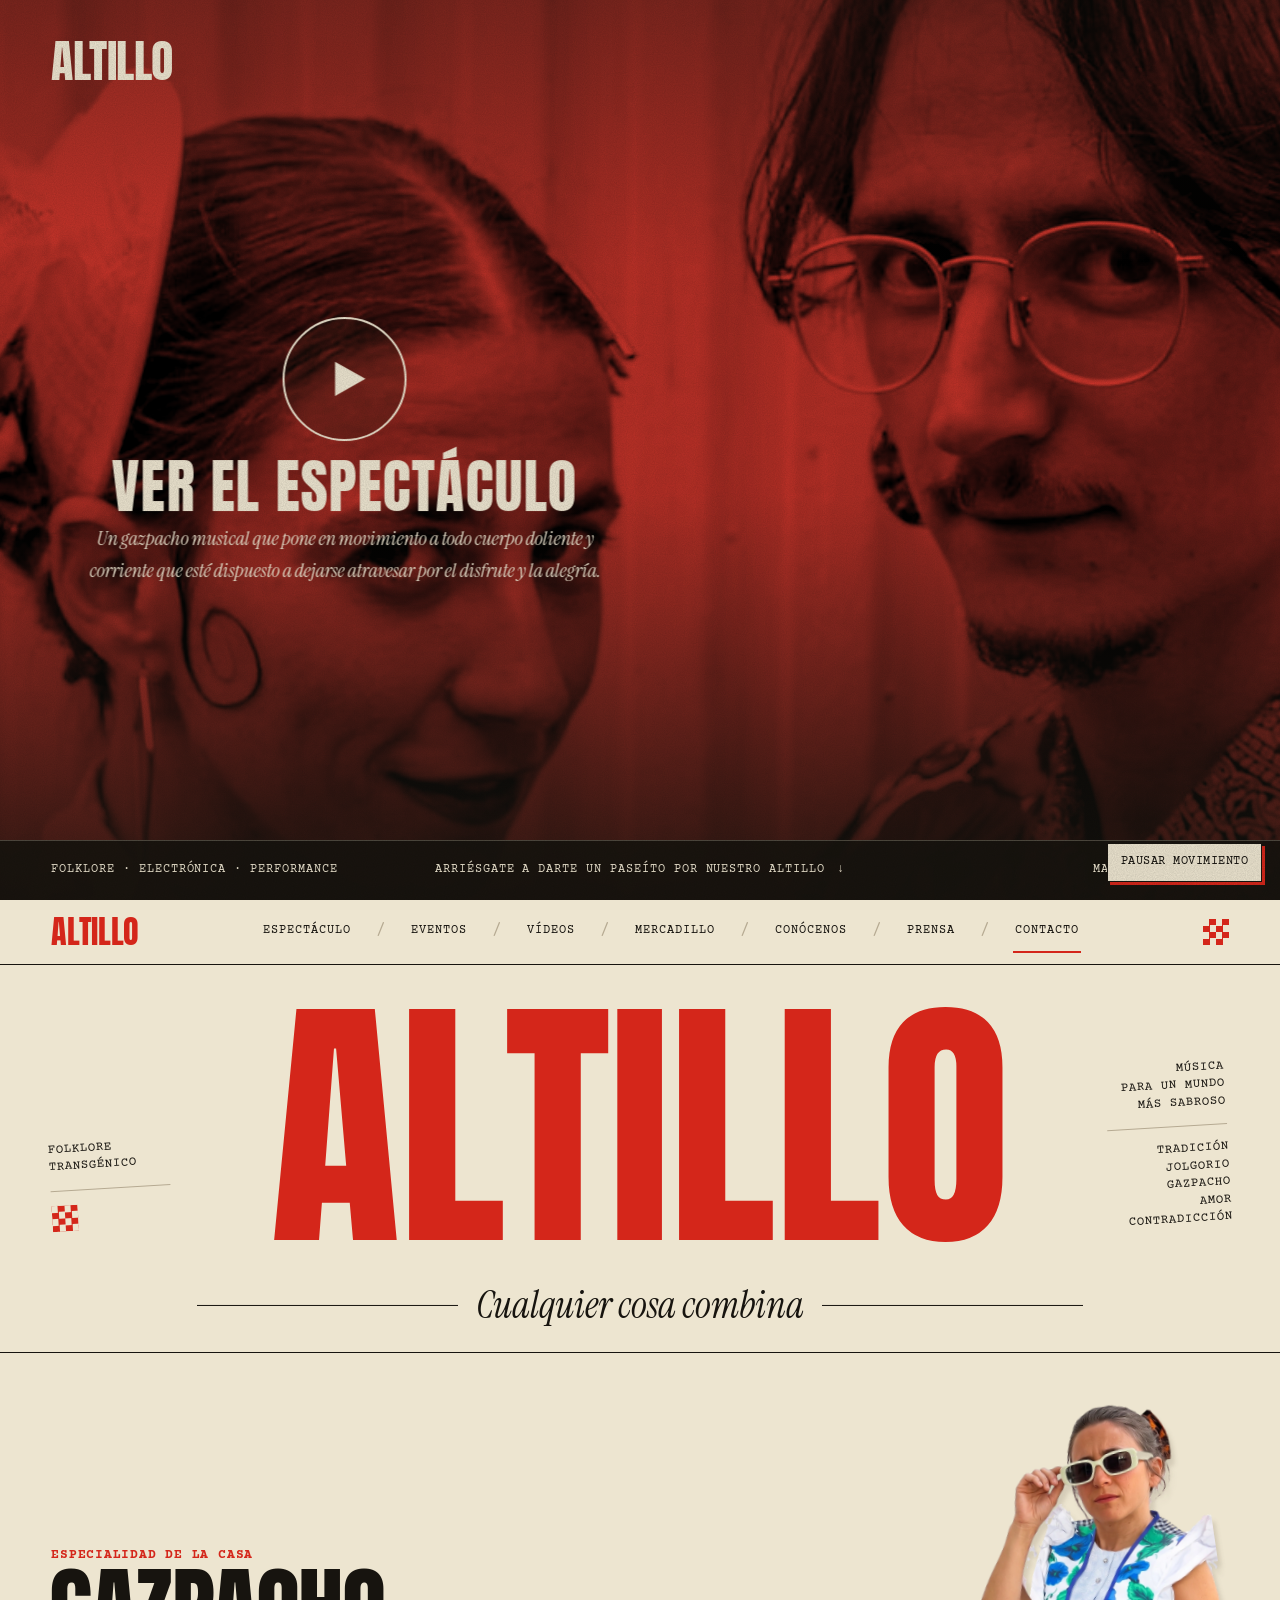
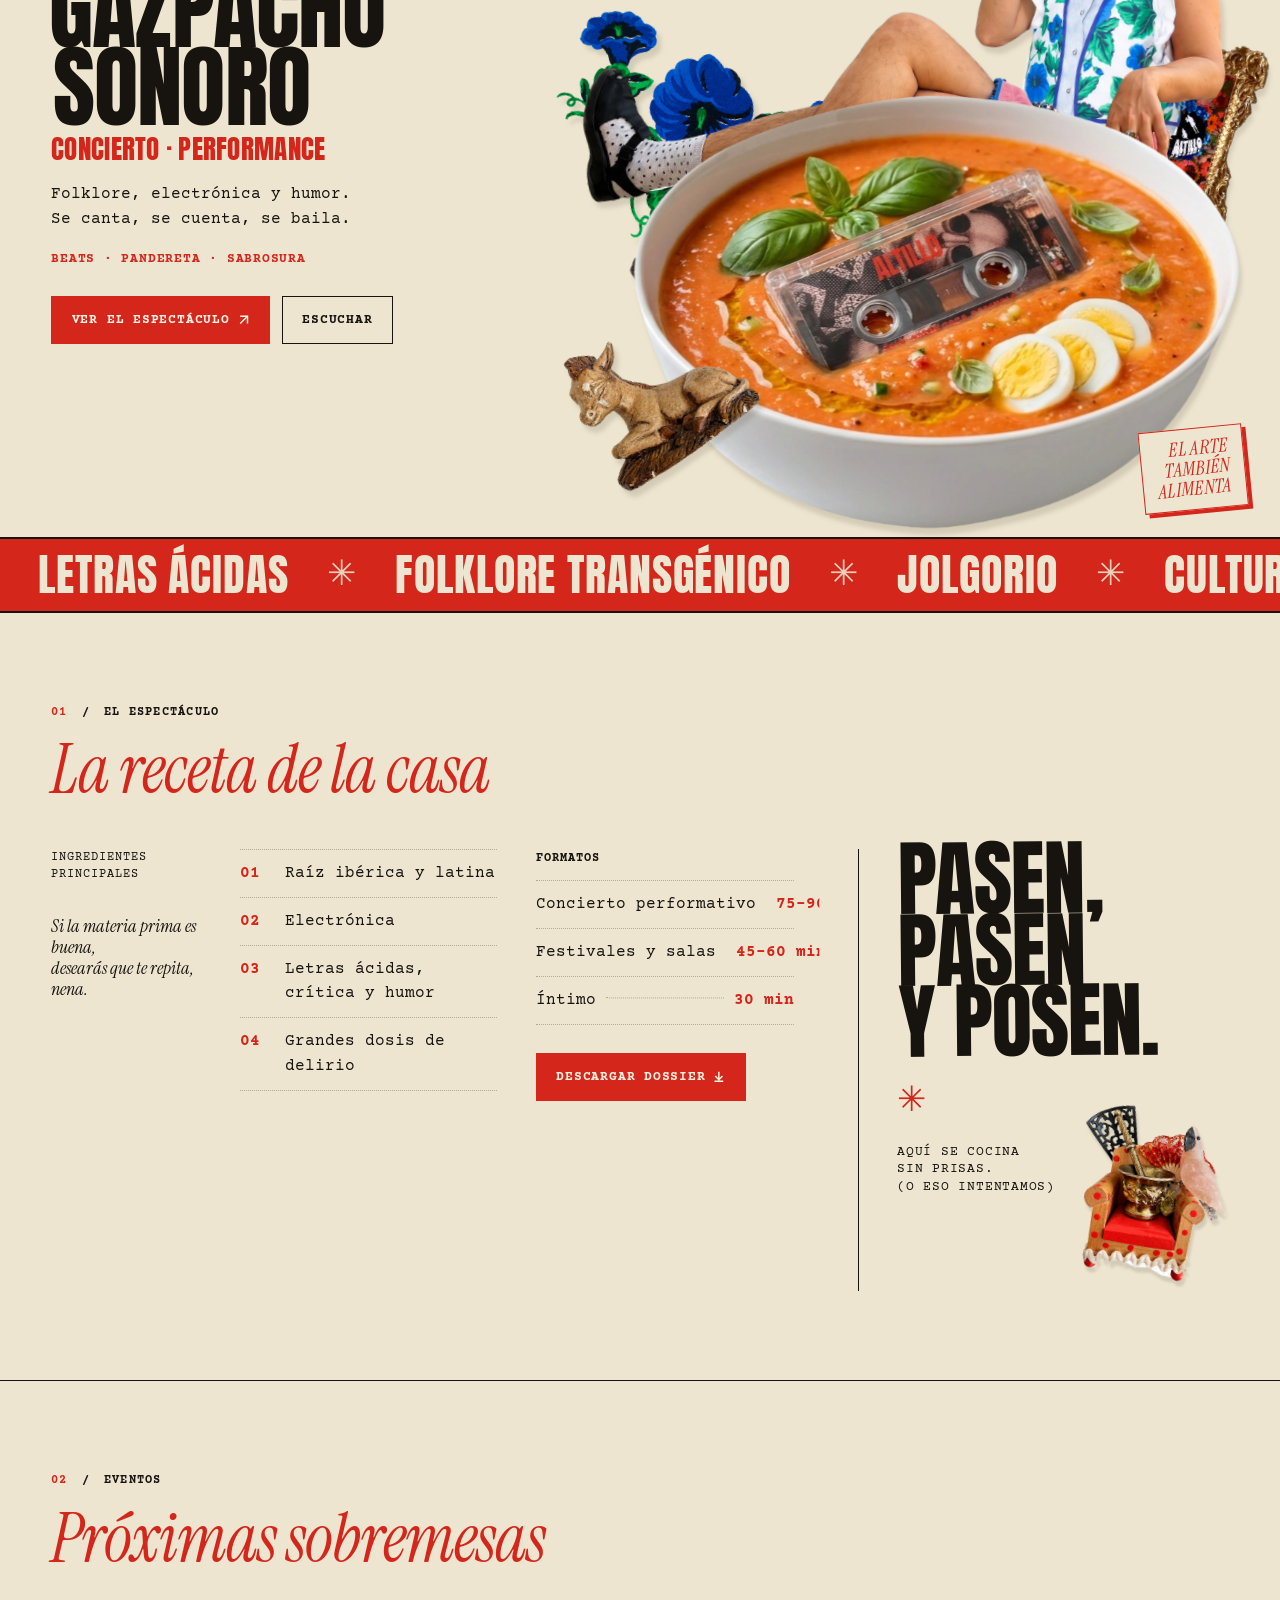
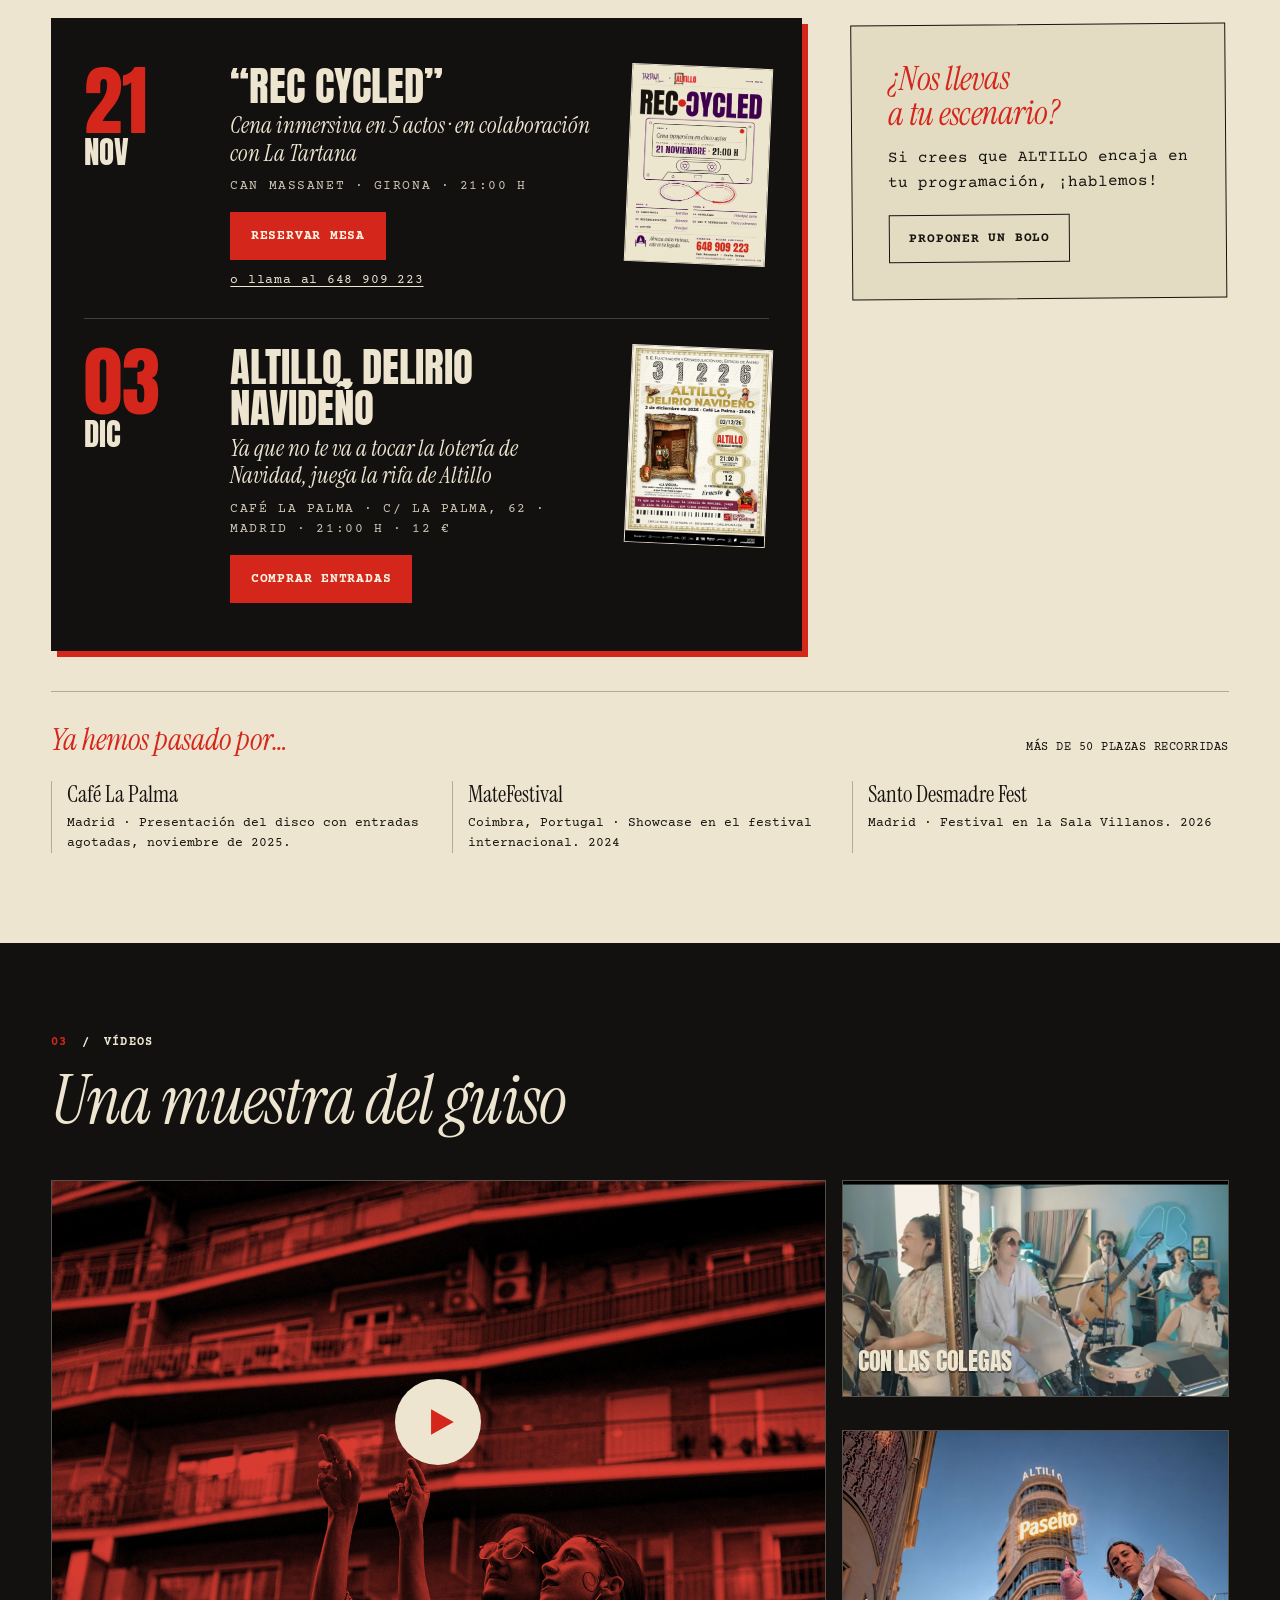
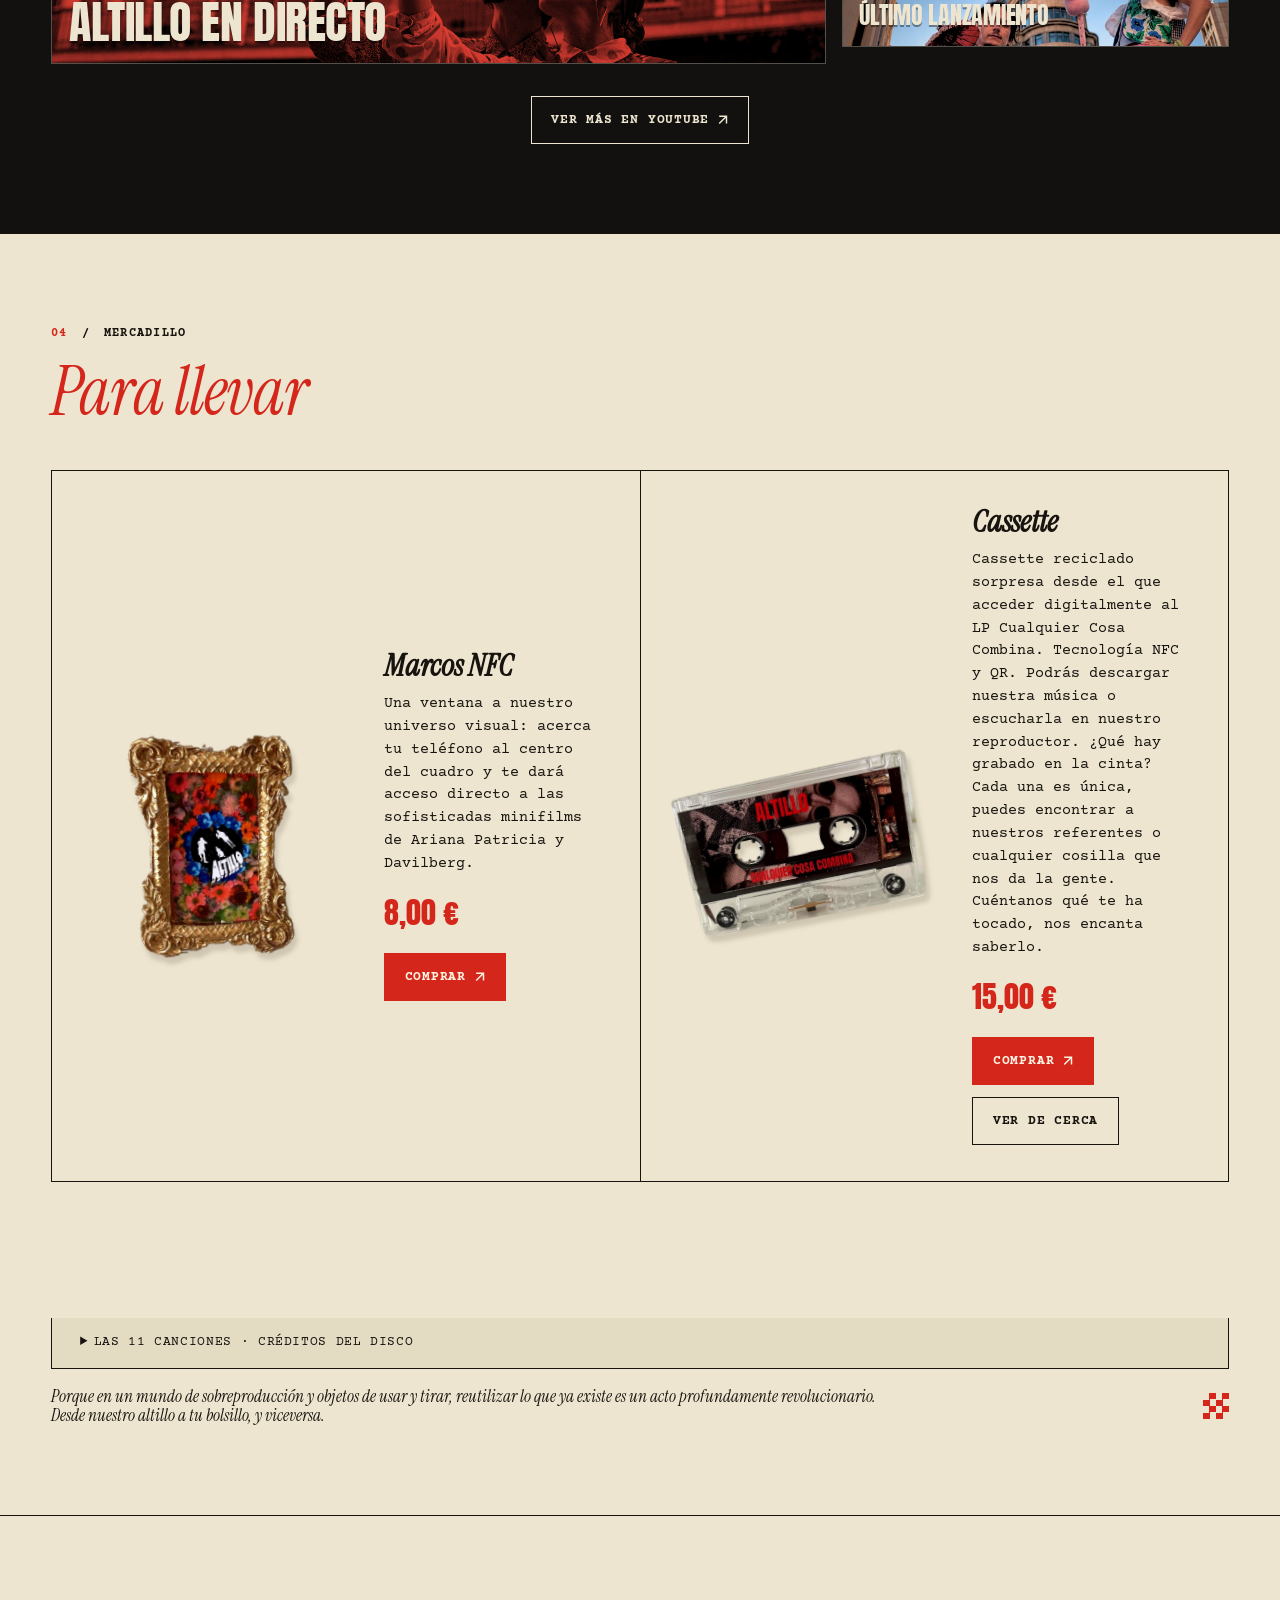
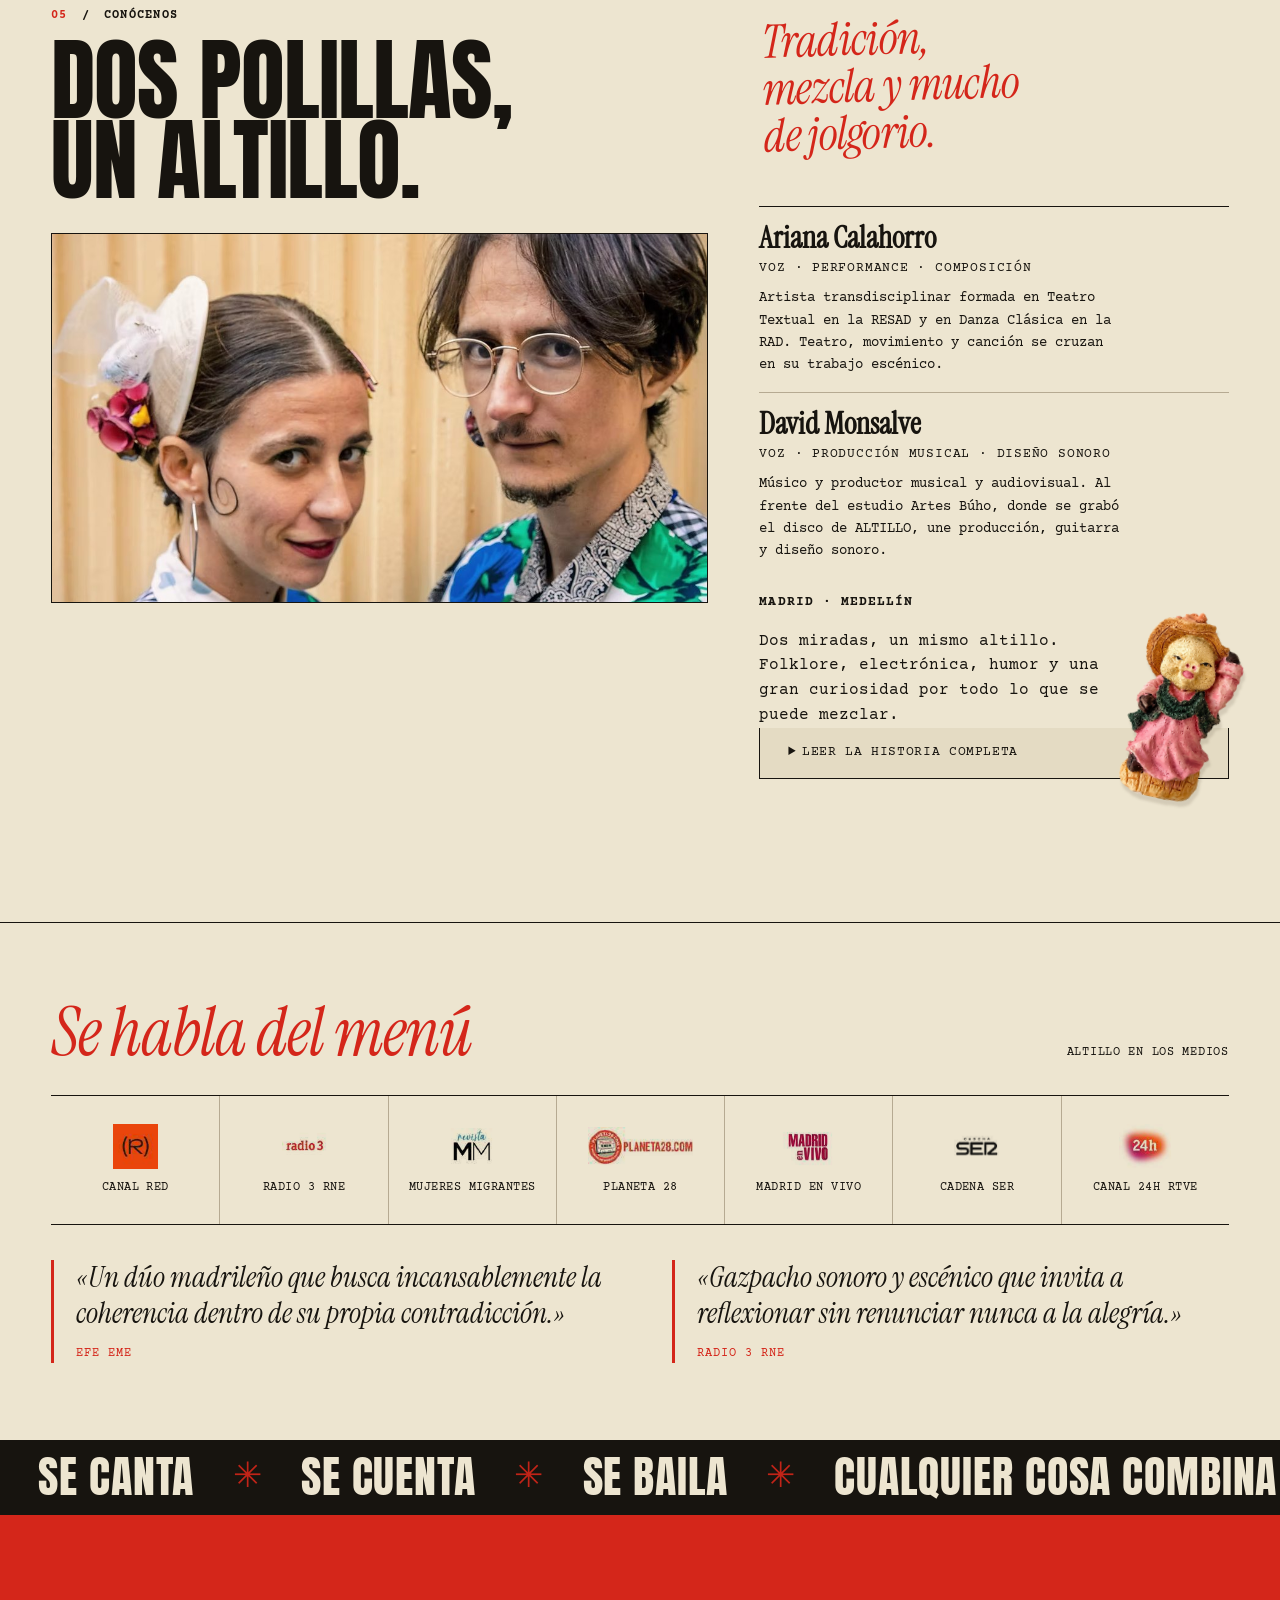
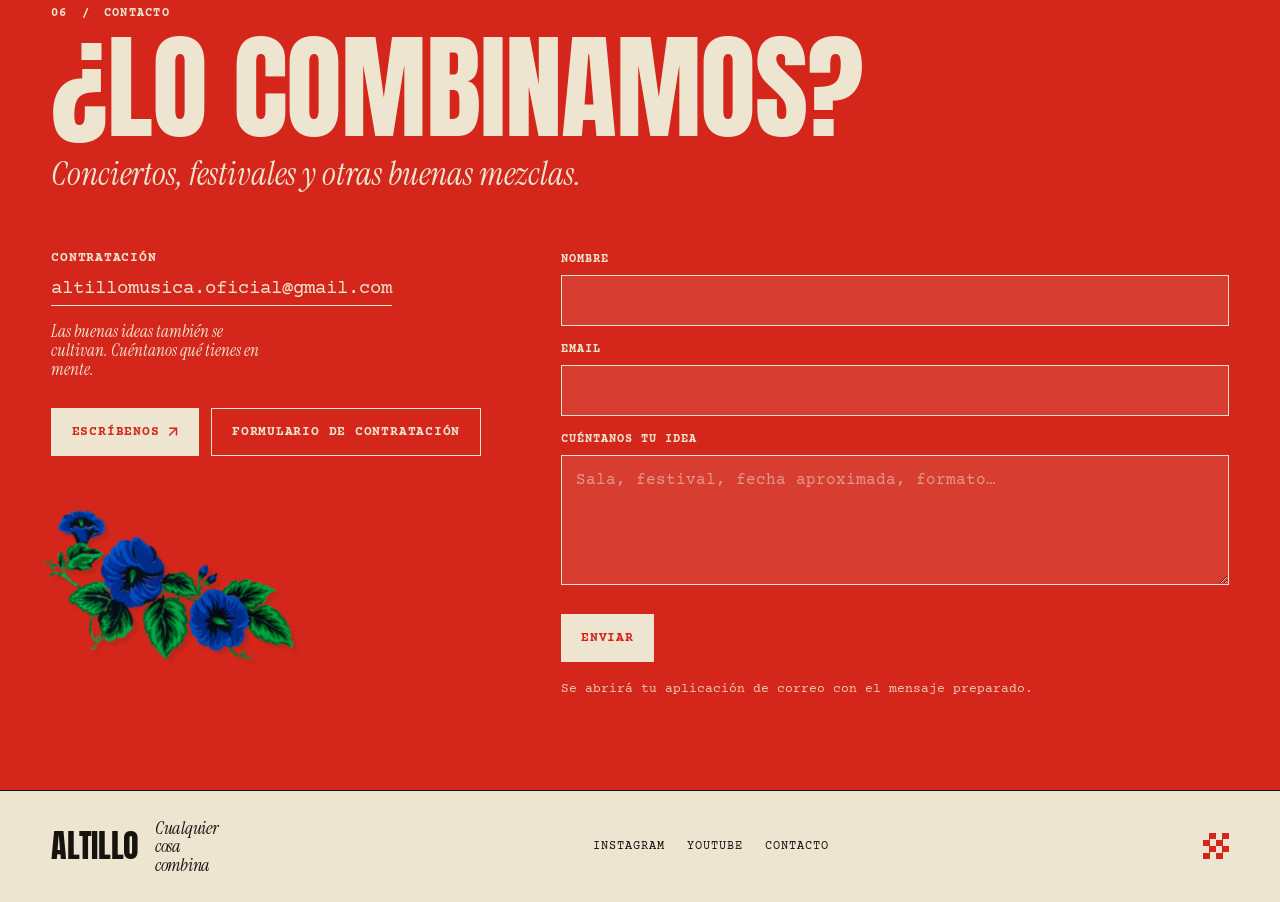
<file: index.html>
<!doctype html>
<html lang="es">
<head>
<meta charset="utf-8">
<meta name="viewport" content="width=device-width,initial-scale=1">
<title>ALTILLO — Gazpacho Sonoro · Cualquier cosa combina</title>
<meta name="description" content="ALTILLO: folklore, electrónica y humor. Gazpacho Sonoro, un espectáculo teatral musical. Se canta, se cuenta, se baila.">
<meta property="og:title" content="ALTILLO — Gazpacho Sonoro">
<meta property="og:description" content="Folklore, electrónica y humor. Un espectáculo teatral musical.">
<meta property="og:type" content="website">
<meta property="og:site_name" content="ALTILLO">
<meta property="og:locale" content="es_ES">
<meta property="og:url" content="https://altillomusica.com/">
<meta property="og:image" content="https://altillomusica.com/assets/img/og-altillo-web.jpg">
<meta property="og:image:secure_url" content="https://altillomusica.com/assets/img/og-altillo-web.jpg">
<meta property="og:image:type" content="image/jpeg">
<meta property="og:image:width" content="1200">
<meta property="og:image:height" content="630">
<meta property="og:image:alt" content="ALTILLO WEB · Cualquier cosa combina">
<meta name="twitter:card" content="summary_large_image">
<meta name="twitter:image" content="https://altillomusica.com/assets/img/og-altillo-web.jpg">
<link rel="canonical" href="https://altillomusica.com/">
<meta name="theme-color" content="#d4261a">
<link rel="icon" href="data:image/svg+xml,%3Csvg xmlns='http://www.w3.org/2000/svg' viewBox='0 0 32 32'%3E%3Crect width='32' height='32' fill='%23ede5d0'/%3E%3Crect x='4' y='4' width='12' height='12' fill='%23d4261a'/%3E%3Crect x='16' y='16' width='12' height='12' fill='%23d4261a'/%3E%3C/svg%3E">
<link rel="preconnect" href="https://fonts.googleapis.com">
<link rel="preconnect" href="https://fonts.gstatic.com" crossorigin>
<link rel="stylesheet" href="https://fonts.googleapis.com/css2?family=Anton&family=Instrument+Serif:ital@0;1&family=Courier+Prime:ital,wght@0,400;0,700;1,400&display=swap">
<style>
/* ============================================================
   ALTILLO — la carta
   Fuentes: Anton (titulares condensados) · Instrument Serif
   italic (cursiva retro) · Courier Prime (etiquetas de carta).
   Si Google Fonts no carga, entran las Nimbus locales.
   ============================================================ */
@font-face{font-family:"Altillo Display";src:url(assets/fonts/NimbusSansNarrow-Bold.otf) format("opentype");font-weight:700;font-display:swap}
@font-face{font-family:"Altillo Serif";src:url(assets/fonts/NimbusRoman-Italic.otf) format("opentype");font-style:italic;font-display:swap}

:root{
  --crema:#ede5d0;
  --crema-2:#e4dbc3;
  --tomate:#d4261a;
  --tomate-oscuro:#9e1810;
  --tinta:#17140f;
  --linea:#b6aa92;
  --negro:#131110;
  --page:1440px;
  --display:"Anton","Altillo Display",Impact,"Arial Narrow",sans-serif;
  --serif:"Instrument Serif","Altillo Serif",Georgia,"Times New Roman",serif;
  --mono:"Courier Prime","Courier New",Courier,monospace;
}

*{box-sizing:border-box}
html{scroll-behavior:smooth;scroll-padding-top:74px}
@media (prefers-reduced-motion:reduce){html{scroll-behavior:auto}}
body{margin:0;background:var(--crema);color:var(--tinta);font-family:var(--mono);font-size:1rem;line-height:1.55;-webkit-font-smoothing:antialiased}
body:has(dialog[open]){overflow:hidden}
/* grano de papel */
body::before{content:"";position:fixed;inset:0;pointer-events:none;z-index:999;opacity:.16;mix-blend-mode:multiply;
  background-image:url("data:image/svg+xml,%3Csvg xmlns='http://www.w3.org/2000/svg' width='260' height='260'%3E%3Cfilter id='n'%3E%3CfeTurbulence type='fractalNoise' baseFrequency='.9' numOctaves='3' stitchTiles='stitch'/%3E%3CfeColorMatrix values='0 0 0 0 0 0 0 0 0 0 0 0 0 0 0 0 0 0 .9 0'/%3E%3C/filter%3E%3Crect width='100%25' height='100%25' filter='url(%23n)'/%3E%3C/svg%3E")}
a{color:inherit;text-decoration:none}
img{display:block;max-width:100%;height:auto}
button,input,textarea{font:inherit;color:inherit}
button{cursor:pointer;background:none;border:0;padding:0}
h1,h2,h3,p,ul,ol,dl{margin:0}
:where(a,button,input,textarea,summary):focus-visible{outline:3px solid var(--tomate);outline-offset:4px}
.sr-only{position:absolute;width:1px;height:1px;overflow:hidden;clip-path:inset(50%);white-space:nowrap}
.skip{position:fixed;left:12px;top:-120px;z-index:1000;background:var(--tinta);color:var(--crema);padding:12px 18px}
.skip:focus{top:12px}

/* --- tipografía ------------------------------------------------ */
.display{font-family:var(--display);font-weight:400;text-transform:uppercase;line-height:.9;letter-spacing:-.01em}
.script{font-family:var(--serif);font-style:italic;font-weight:400;line-height:1.02;letter-spacing:-.015em}
.label{font-family:var(--mono);font-size:.8125rem;letter-spacing:.06em;text-transform:uppercase;line-height:1.35}
.nota{font-family:var(--serif);font-style:italic;font-size:1.05rem;line-height:1.15}
.rojo{color:var(--tomate)}
.wrap{width:min(var(--page),100%);margin-inline:auto;padding-inline:clamp(18px,4vw,64px)}

/* damero rojo que aparece en la carta */
.damero{width:26px;height:26px;flex:none;background:
  conic-gradient(var(--tomate) 25%,transparent 0 50%,var(--tomate) 0 75%,transparent 0) 0 0/13px 13px}
.damero.crema{background:conic-gradient(var(--crema) 25%,transparent 0 50%,var(--crema) 0 75%,transparent 0) 0 0/13px 13px}

/* botones */
.btn{display:inline-flex;align-items:center;justify-content:center;gap:.6em;min-height:48px;padding:.85em 1.5em;border:1.5px solid var(--tomate);background:var(--tomate);color:#fff4e4;font-family:var(--mono);font-weight:700;font-size:.8125rem;letter-spacing:.06em;text-transform:uppercase;text-align:center;transition:background .15s,color .15s,border-color .15s}
.btn:hover{background:var(--tinta);border-color:var(--tinta);color:var(--crema)}
.btn.contorno{background:transparent;color:var(--tinta);border-color:var(--tinta)}
.btn.contorno:hover{background:var(--tinta);color:var(--crema)}
.btn.claro{background:transparent;color:var(--crema);border-color:var(--crema)}
.btn.claro:hover{background:var(--crema);color:var(--tinta)}
.btn.crema{background:var(--crema);color:var(--tomate);border-color:var(--crema)}
.btn.crema:hover{background:var(--tinta);border-color:var(--tinta);color:var(--crema)}
.btn svg{width:.9em;height:.9em;flex:none}
.acciones{display:flex;flex-wrap:wrap;gap:12px;margin-top:1.75rem}

/* --- 0 · portada de vídeo ------------------------------------- */
.portada{position:relative;height:100svh;min-height:520px;max-height:1000px;background:var(--tinta);color:var(--crema);overflow:hidden;isolation:isolate}
.portada-poster{position:absolute;inset:0;z-index:0}
.portada-poster img{width:100%;height:100%;object-fit:cover;object-position:50% 35%;filter:grayscale(1) contrast(1.15) brightness(.95)}
.portada-poster::after{content:"";position:absolute;inset:0;background:var(--tomate);mix-blend-mode:multiply;opacity:.92}
.portada-poster::before{content:"";position:absolute;inset:0;z-index:1;background:linear-gradient(180deg,rgba(23,20,15,.35),transparent 30%,transparent 55%,rgba(23,20,15,.85))}
.portada-marco{position:absolute;inset:0;z-index:2;display:grid;grid-template-columns:1fr auto 1fr;align-items:center;padding:clamp(20px,4vw,56px)}
.portada-lado{display:flex;flex-direction:column;gap:2.2rem;font-family:var(--serif);font-style:italic;font-size:clamp(1.15rem,1.9vw,1.7rem);line-height:1.05;text-transform:uppercase;letter-spacing:.02em;max-width:220px}
.portada-lado.derecha{justify-self:end;text-align:right;transform:rotate(4deg)}
.portada-lado.izquierda{transform:rotate(-4deg)}
.portada-lado > *{display:block}
.portada-logo{position:absolute;top:clamp(18px,3vw,40px);left:clamp(18px,4vw,56px);z-index:3;font-size:clamp(2rem,3.6vw,3.2rem);line-height:1}
.portada-centro{text-align:center;padding-inline:20px}
.play{width:clamp(88px,10vw,124px);aspect-ratio:1;border-radius:50%;border:2px solid var(--crema);background:rgba(23,20,15,.25);backdrop-filter:blur(4px);display:grid;place-items:center;margin:0 auto 1.2rem;transition:transform .2s,background .2s}
.play svg{width:38%;height:38%;margin-left:6%;fill:var(--crema)}
.play:hover{transform:scale(1.06);background:var(--tinta)}
.portada-titulo{font-size:clamp(1.9rem,4.6vw,4.4rem);letter-spacing:.02em}
.portada-sub{margin-top:.6rem;font-family:var(--serif);font-style:italic;font-size:clamp(1.1rem,1.6vw,1.45rem)}
.portada-video{position:absolute;inset:0;z-index:5;background:#000;display:none}
.portada.reproduciendo .portada-video{display:block}
.portada.reproduciendo .portada-poster,.portada.reproduciendo .portada-marco,.portada.reproduciendo .portada-logo{display:none}
.portada-video iframe{width:100%;height:100%;border:0}
.portada-pie{position:absolute;left:0;right:0;bottom:0;z-index:6;display:grid;grid-template-columns:1fr auto 1fr;align-items:center;gap:20px;padding:14px clamp(18px,4vw,56px);background:rgba(23,20,15,.92);color:var(--crema);font-size:.75rem;letter-spacing:.08em;text-transform:uppercase;border-top:1px solid rgba(237,229,208,.25)}
.portada-pie .baja{justify-self:center;display:inline-flex;align-items:center;gap:12px;padding:6px 0}
.portada-pie .baja span{display:inline-block;animation:baja 1.8s ease-in-out infinite}
@keyframes baja{0%,100%{transform:translateY(0)}50%{transform:translateY(5px)}}
.portada-pie .lado-b{justify-self:end}
@media (prefers-reduced-motion:reduce){.portada-pie .baja span{animation:none}}

/* --- navegación ------------------------------------------------- */
.nav{position:sticky;top:0;z-index:50;background:var(--crema);border-bottom:1.5px solid var(--tinta);box-shadow:0 1px 0 var(--crema)}
.nav-in{display:flex;align-items:center;justify-content:space-between;gap:18px;min-height:64px;width:min(var(--page),100%);margin:auto;padding-inline:clamp(18px,4vw,64px)}
.nav-logo{font-size:2rem;color:var(--tomate);line-height:1}
.nav-links{display:flex;flex-wrap:wrap;justify-content:center;gap:0 clamp(10px,1.8vw,24px);margin:0;padding:0;list-style:none}
.nav-links a{display:inline-block;padding:10px 2px;font-size:.78rem;letter-spacing:.08em;text-transform:uppercase;border-bottom:2px solid transparent}
.nav-links a:hover{color:var(--tomate)}
.nav-links a.activo{border-bottom-color:var(--tomate)}
.nav-links li+li::before{content:"/";margin-right:clamp(10px,1.8vw,24px);color:var(--linea)}
.menu-toggle{display:none;font-family:var(--mono);font-weight:700;font-size:.8rem;letter-spacing:.08em;text-transform:uppercase;padding:10px 0}

/* --- cabecera ALTILLO ------------------------------------------- */
.cabecera{padding-block:clamp(28px,4vw,52px) clamp(20px,3vw,40px);display:grid;grid-template-columns:minmax(120px,1fr) minmax(0,8fr) minmax(120px,1fr);gap:clamp(12px,2vw,32px);align-items:end}
.cabecera h1{font-size:clamp(5.2rem,21vw,20rem);line-height:.82;color:var(--tomate);text-align:center;letter-spacing:-.005em;white-space:nowrap;display:flex;justify-content:center}
.cabecera-lema{display:flex;align-items:center;gap:18px;margin-top:clamp(10px,1.4vw,22px);font-family:var(--serif);font-style:italic;font-size:clamp(1.5rem,3vw,2.9rem);white-space:nowrap}
.cabecera-lema::before,.cabecera-lema::after{content:"";flex:1;height:1.5px;background:var(--tinta)}
.cab-lado{font-size:.78rem;letter-spacing:.08em;text-transform:uppercase;line-height:1.4;display:flex;flex-direction:column;gap:14px;padding-bottom:clamp(16px,2vw,32px)}
.cab-lado.der{text-align:right;align-items:flex-end}
.cab-lado hr{width:100%;border:0;border-top:1px solid var(--linea);margin:0}

/* --- especialidad: Gazpacho Sonoro ------------------------------ */
.gazpacho{border-top:1.5px solid var(--tinta);border-bottom:1.5px solid var(--tinta)}
.gazpacho-in{display:grid;grid-template-columns:minmax(0,5fr) minmax(0,7fr);width:min(var(--page),100%);margin:auto;align-items:center}
.gazpacho-arte{align-self:center}
.gazpacho-copia{padding:clamp(32px,5vw,72px) clamp(18px,4vw,64px) clamp(32px,5vw,72px)}
.gazpacho h2{font-size:clamp(3.2rem,7.1vw,7.6rem);line-height:.86;margin:.35rem 0 .6rem;position:relative;z-index:2}
.gazpacho h2 span{display:block}
.gazpacho .subt{color:var(--tomate);font-size:clamp(1.3rem,2.1vw,2.1rem);letter-spacing:.01em;line-height:1}
.gazpacho .desc{margin-top:1.2rem;max-width:34ch;font-size:1rem}
.gazpacho .ingr{margin-top:1.2rem;color:var(--tomate);font-weight:700}
.gazpacho-arte{position:relative;align-self:stretch;overflow:hidden;background:#efe7d6;display:flex}
.gazpacho-arte img{width:100%;height:100%;object-fit:contain;object-position:50% 50%}
.gazpacho-arte .sello{position:absolute;right:clamp(14px,3vw,36px);bottom:clamp(14px,3vw,36px);font-family:var(--serif);font-style:italic;font-size:1.25rem;line-height:1.05;color:var(--tomate);text-transform:uppercase;letter-spacing:.02em;text-align:right;transform:rotate(-6deg);background:var(--crema);padding:10px 14px;border:1.5px solid var(--tomate);box-shadow:4px 4px 0 var(--tomate)}

/* cinta */
.cinta{position:relative;left:50%;width:100vw;margin-left:-50vw;background:var(--tomate);color:var(--crema);border-block:1.5px solid var(--tinta);overflow:hidden;padding:14px 0;font-family:var(--display);font-size:clamp(1.5rem,3.4vw,3rem);letter-spacing:.02em;line-height:1;text-transform:uppercase}
.cinta-pista{display:flex;width:max-content;animation:cinta 30s linear infinite;will-change:transform}
.cinta:hover .cinta-pista{animation-play-state:paused}
.cinta-grupo{display:flex;align-items:center}
.cinta span{padding:0 clamp(20px,3vw,44px);white-space:nowrap}
.cinta i{font-style:normal;font-family:var(--serif);font-size:.8em;opacity:.9}
.cinta.contraria{background:var(--tinta);color:var(--crema)}
.cinta.contraria .cinta-pista{animation-name:cinta-inv;animation-duration:36s}
.cinta.contraria i{color:var(--tomate)}
@keyframes cinta{from{transform:translateX(0)}to{transform:translateX(-50%)}}
@keyframes cinta-inv{from{transform:translateX(-50%)}to{transform:translateX(0)}}
@media (prefers-reduced-motion:reduce){.cinta-pista{animation:none;flex-wrap:wrap;width:100%;justify-content:center}.cinta-grupo+.cinta-grupo{display:none}}

/* --- plato (sección de la carta) -------------------------------- */
.plato{padding-block:clamp(48px,7vw,104px);border-top:1.5px solid var(--tinta)}
.plato:first-of-type{border-top:0}
.plato-cab{display:flex;align-items:baseline;gap:14px;font-size:.78rem;letter-spacing:.1em;text-transform:uppercase;font-weight:700;margin-bottom:.9rem}
.plato-cab .num{color:var(--tomate)}
.plato h2.script{font-size:clamp(2.6rem,5.2vw,4.6rem);color:var(--tomate);margin-bottom:clamp(24px,3.5vw,48px)}
.plato h2.display{font-size:clamp(3rem,7vw,7rem)}

/* 01 espectáculo */
.receta{display:grid;grid-template-columns:minmax(0,8fr) minmax(0,4fr);gap:clamp(28px,5vw,80px);align-items:start}
.carta{display:grid;grid-template-columns:auto 1fr 1fr;gap:clamp(20px,3vw,48px);align-items:start}
.carta .col-etiqueta{font-size:.78rem;letter-spacing:.08em;text-transform:uppercase;line-height:1.4;max-width:150px;display:flex;flex-direction:column;gap:2rem}
.carta .col-etiqueta .nota{text-transform:none;letter-spacing:0;font-size:1.15rem;color:var(--tinta)}
.lista-carta{list-style:none;counter-reset:plato;padding:0}
.lista-carta li{display:grid;grid-template-columns:2.2em 1fr;gap:10px;padding:11px 0;border-bottom:1px dotted var(--linea);counter-increment:plato}
.lista-carta li::before{content:"0" counter(plato);font-weight:700;color:var(--tomate)}
.lista-carta li:first-child{border-top:1px dotted var(--linea)}
.col-titulo{font-size:.78rem;letter-spacing:.08em;text-transform:uppercase;font-weight:700;margin-bottom:12px}
.formatos{padding:0}
.formatos div{display:flex;align-items:baseline;gap:10px;padding:11px 0;border-bottom:1px dotted var(--linea)}
.formatos div:first-of-type{border-top:1px dotted var(--linea)}
.formatos dt{flex:none}
.formatos .puntos{flex:1;border-bottom:1.5px dotted var(--linea);transform:translateY(-.35em)}
.formatos dd{margin:0;flex:none;color:var(--tomate);font-weight:700}
.receta-lateral{border-left:1.5px solid var(--tinta);padding-left:clamp(20px,3vw,44px);display:flex;flex-direction:column;gap:1.4rem;align-items:flex-start}
.receta-lateral .grito{font-size:clamp(3.4rem,6.5vw,6.6rem);line-height:.86}
.receta-lateral .aster{color:var(--tomate);font-size:2.2rem;line-height:1}
.receta-lateral .label{max-width:180px}

/* 02 eventos */
.eventos{display:grid;grid-template-columns:minmax(220px,3fr) minmax(0,5fr) minmax(0,4fr);gap:clamp(24px,4vw,64px);align-items:center}
.eventos{grid-template-columns:minmax(0,8fr) minmax(0,4fr);align-items:start}
.fechas{list-style:none;margin:0;padding:clamp(8px,1.6vw,20px) clamp(18px,2.6vw,36px);background:var(--negro);color:var(--crema);box-shadow:6px 6px 0 var(--tomate)}
.fecha-fila{display:grid;grid-template-columns:clamp(84px,9vw,128px) minmax(0,1fr) auto;gap:clamp(14px,2.4vw,36px);align-items:start;padding:clamp(18px,2.4vw,28px) 0;border-top:1px solid rgba(237,229,208,.22)}
.fecha-fila:first-child{border-top:0}
.fecha-dia{font-family:var(--display);text-transform:uppercase;line-height:.9;margin:0}
.fecha-dia b{display:block;font-weight:400;font-size:clamp(3.4rem,6vw,5.2rem);color:var(--tomate)}
.fecha-dia span{display:block;font-size:clamp(1.5rem,2.4vw,2.1rem);margin-top:.15em}
.eventos .fecha-info h3{font-family:var(--display);font-weight:400;text-transform:uppercase;font-size:clamp(1.9rem,3.2vw,2.9rem);line-height:1;margin-bottom:.35rem;color:var(--crema)}
.fecha-sub{font-family:var(--serif);font-style:italic;font-size:clamp(1.2rem,1.8vw,1.6rem);line-height:1.2;margin-bottom:.55rem}
.fecha-lugar{font-family:var(--mono);font-size:.8125rem;letter-spacing:.12em;text-transform:uppercase;opacity:.85}
.fecha-acciones{margin-top:1rem;display:flex;flex-wrap:wrap;align-items:center;gap:.6rem 1.2rem}
.fecha-tel{font-family:var(--mono);font-size:.8125rem;letter-spacing:.06em;text-decoration:underline;text-underline-offset:3px}
.fecha-tel:hover{color:var(--tomate)}
.fecha-acciones .btn:hover{background:var(--crema);border-color:var(--crema);color:var(--tinta)}
.fecha-cartel{display:block;width:clamp(96px,11vw,150px);border:1.5px solid var(--crema);transform:rotate(2.5deg);transition:transform .35s}
.fecha-cartel:hover{transform:rotate(0) scale(1.04)}
.eventos h3{font-family:var(--serif);font-size:clamp(1.6rem,2.6vw,2.4rem);line-height:1.05;margin-bottom:.9rem}
.eventos .llamada{border:1.5px solid var(--tinta);padding:clamp(22px,3vw,36px);background:var(--crema-2)}
.eventos .llamada h3{font-style:italic;color:var(--tomate)}
.eventos .llamada p{margin-bottom:1.2rem;max-width:32ch}

/* 03 vídeos */
.oscuro{background:var(--negro);color:var(--crema);border-top:1.5px solid var(--tinta)}
.oscuro .plato-cab .num,.oscuro h2.script{color:var(--crema)}
.oscuro .plato-cab .num{color:var(--tomate)}
.videos{display:grid;grid-template-columns:minmax(0,2fr) minmax(0,1fr);grid-template-rows:1fr 1fr;gap:16px}
.tarjeta-video{position:relative;display:block;width:100%;overflow:hidden;background:#000;border:1.5px solid rgba(237,229,208,.35);text-align:left;color:var(--crema)}
.tarjeta-video img{width:100%;height:100%;object-fit:cover;transition:transform .5s ease}
.tarjeta-video:hover img{transform:scale(1.03)}
.tarjeta-video.principal{grid-row:1/3;aspect-ratio:16/10}
.tarjeta-video.principal img{filter:grayscale(1) contrast(1.1)}
.tarjeta-video.principal::before{content:"";position:absolute;inset:0;z-index:1;background:var(--tomate);mix-blend-mode:multiply;opacity:.9;pointer-events:none}
.tarjeta-video .titulo,.tarjeta-video .play-mini{z-index:2}
.tarjeta-video .titulo{position:absolute;left:18px;right:18px;bottom:16px;font-size:clamp(1.6rem,3.6vw,3.8rem);line-height:.9;text-shadow:0 2px 0 rgba(0,0,0,.4)}
.tarjeta-video:not(.principal){aspect-ratio:16/9}
.tarjeta-video:not(.principal) .titulo{font-size:clamp(1.3rem,1.9vw,2rem)}
.tarjeta-video .play-mini{position:absolute;inset:0;display:grid;place-items:center;pointer-events:none}
.tarjeta-video .play-mini span{width:86px;aspect-ratio:1;border-radius:50%;background:var(--crema);display:grid;place-items:center}
.tarjeta-video .play-mini svg{width:34px;fill:var(--tomate);margin-left:5px}
.videos-pie{margin-top:32px;text-align:center}

/* 04 mercadillo */
.mercadillo{display:grid;grid-template-columns:1fr 1fr;gap:0;border:1.5px solid var(--tinta)}
.producto{display:grid;grid-template-columns:minmax(0,1.2fr) minmax(0,1fr);gap:clamp(16px,2.5vw,32px);padding:clamp(20px,3vw,36px);align-items:center}
.producto+.producto{border-left:1.5px solid var(--tinta)}
.producto figure{margin:0;overflow:hidden;background:var(--crema-2)}
.producto figure img{width:100%;aspect-ratio:1;object-fit:cover}
.producto h3{font-family:var(--serif);font-style:italic;font-size:clamp(1.7rem,2.4vw,2.3rem);line-height:1;margin-bottom:.7rem}
.producto p{font-size:.92rem;margin-bottom:.8rem}
.producto .precio{font-family:var(--display);font-size:1.9rem;color:var(--tomate);margin-bottom:1.1rem;letter-spacing:0}
.producto .precio s{color:var(--linea);font-size:.7em}
.producto .precio strong{font-weight:400}
.producto figure img{transition:transform .5s ease}
.producto:hover figure img{transform:scale(1.04) rotate(-.6deg)}
.disco-linea{display:flex;align-items:center;gap:clamp(16px,2.5vw,32px);margin-top:18px;padding:16px clamp(18px,2.5vw,28px);border:1.5px solid var(--tinta);background:var(--crema-2)}
.disco-linea img{width:84px;height:84px;object-fit:cover;flex:none;border:1px solid var(--tinta)}
.disco-linea h3{font-family:var(--serif);font-style:italic;font-size:1.6rem;line-height:1}
.disco-linea p{font-size:.85rem;letter-spacing:.06em;text-transform:uppercase}
.disco-linea > div{flex:1;min-width:0}
.producto .disco-portada img{aspect-ratio:1;object-fit:contain}
.mercadillo-nota{margin-top:18px;display:flex;justify-content:space-between;gap:20px;flex-wrap:wrap;align-items:center}

/* 05 conócenos */
.nosotros{display:grid;grid-template-columns:minmax(0,7fr) minmax(0,5fr);gap:clamp(28px,4vw,64px);align-items:start}
.nosotros figure{margin:clamp(20px,2.5vw,36px) 0 0;border:1.5px solid var(--tinta);overflow:hidden}
.nosotros figure img{width:100%;aspect-ratio:16/9;object-fit:cover;object-position:50% 30%}
.nosotros .script.lead{font-size:clamp(2rem,3.6vw,3.4rem);color:var(--tomate);margin-bottom:1.6rem}
.persona{border-top:1.5px solid var(--tinta);padding:16px 0}
.persona+.persona{border-top:1px solid var(--linea)}
.persona h3{font-family:var(--serif);font-size:1.9rem;line-height:1;margin-bottom:6px}
.nosotros .origen{margin-top:14px;font-weight:700;letter-spacing:.08em;text-transform:uppercase;font-size:.8rem}
.nosotros .bio{margin-top:1rem;max-width:40ch}

/* 06 contacto */
.contacto{background:var(--tomate);color:var(--crema);border-top:1.5px solid var(--tinta)}
.contacto .plato-cab .num{color:var(--crema)}
.contacto h2.display{font-size:clamp(3.2rem,9vw,9rem);line-height:.86}
.contacto .lema{font-family:var(--serif);font-style:italic;font-size:clamp(1.5rem,2.6vw,2.5rem);margin:.6rem 0 clamp(28px,4vw,56px)}
.contacto-grid{display:grid;grid-template-columns:minmax(0,4fr) minmax(0,6fr);gap:clamp(28px,5vw,80px);align-items:start}
.contacto .email{display:inline-block;font-size:clamp(1rem,1.5vw,1.3rem);border-bottom:1.5px solid var(--crema);margin:.5rem 0 1rem;word-break:break-all}
.contacto .email:hover{color:var(--tinta);border-color:var(--tinta)}
.formulario{display:grid;gap:14px}
.formulario label{font-size:.78rem;letter-spacing:.08em;text-transform:uppercase;font-weight:700;display:block;margin-bottom:6px}
.formulario input,.formulario textarea{width:100%;background:rgba(237,229,208,.12);border:1.5px solid var(--crema);padding:12px 14px;color:var(--crema);font-family:var(--mono)}
.formulario input::placeholder,.formulario textarea::placeholder{color:rgba(237,229,208,.55)}
.formulario textarea{min-height:130px;resize:vertical}
.formulario .nota-form{font-size:.8rem;opacity:.85;margin-top:4px}
.contacto .nota{color:var(--crema);max-width:26ch}

/* pie */
.pie{background:var(--crema);border-top:1.5px solid var(--tinta);padding:28px 0}
.pie-in{display:flex;align-items:center;justify-content:space-between;gap:20px;flex-wrap:wrap;width:min(var(--page),100%);margin:auto;padding-inline:clamp(18px,4vw,64px)}
.pie .marca{display:flex;align-items:center;gap:16px}
.pie .marca .display{font-size:2rem;line-height:1}
.pie .marca .script{font-size:1.1rem;max-width:8ch;line-height:1.05}
.pie ul{display:flex;gap:22px;list-style:none;margin:0;padding:0;font-size:.78rem;letter-spacing:.08em;text-transform:uppercase}
.pie ul a:hover,.pie ul button:hover{color:var(--tomate)}
.pie ul button{font-family:var(--mono);letter-spacing:.08em;text-transform:uppercase;font-size:.78rem}

/* diálogos */
dialog{border:1.5px solid var(--tinta);background:var(--crema);color:var(--tinta);padding:0;max-width:min(920px,92vw);width:100%;box-shadow:10px 10px 0 var(--tomate)}
dialog::backdrop{background:rgba(23,20,15,.82)}
dialog .cerrar{position:absolute;top:10px;right:12px;font-family:var(--mono);font-weight:700;font-size:.8rem;letter-spacing:.08em;text-transform:uppercase;padding:8px 10px;background:var(--crema);border:1.5px solid var(--tinta);z-index:2}
dialog .cerrar:hover{background:var(--tinta);color:var(--crema)}
dialog .cuerpo{padding:clamp(24px,4vw,44px)}
dialog h2{font-family:var(--serif);font-style:italic;font-size:2.2rem;color:var(--tomate);margin-bottom:.8rem;padding-right:80px}
dialog p{margin-bottom:1.4rem;max-width:48ch}
#dialogo-video{background:#000;max-width:min(1100px,94vw)}
#dialogo-video .ratio{aspect-ratio:16/9;width:100%}
#dialogo-video iframe{width:100%;height:100%;border:0;display:block}
#dialogo-cassette img{width:100%;aspect-ratio:2/1;object-fit:cover}


.lista-carta li,.formatos div{transition:background .2s,padding-left .2s}
.lista-carta li:hover,.formatos div:hover{background:var(--crema-2);padding-left:8px}
.nav-logo{transition:transform .3s cubic-bezier(.2,.8,.3,1)}
.nav-logo:hover{transform:skewX(-6deg)}

/* --- móvil / tablet --------------------------------------------- */
@media (max-width:1024px){
  .receta{grid-template-columns:1fr}
  .receta-lateral{border-left:0;border-top:1.5px solid var(--tinta);padding:24px 0 0}
  .eventos{grid-template-columns:1fr}
  .eventos .llamada{grid-column:1/-1}
  .nosotros{grid-template-columns:1fr}
}
@media (max-width:860px){
  .menu-toggle{display:inline-flex;align-items:center;gap:10px}
  .nav-in{flex-wrap:wrap}
  .nav-links{display:none;width:100%;flex-direction:column;gap:0;padding:6px 0 14px;border-top:1px solid var(--linea)}
  .nav-links.abierto{display:flex}
  .nav-links li+li::before{content:none}
  .nav-links a{display:block;padding:12px 0;font-size:.95rem;border-bottom:1px dotted var(--linea)}
  .nav .damero{display:none}
  .portada{height:auto;min-height:0;max-height:none;display:flex;flex-direction:column;background:var(--tomate)}
  .portada-logo{position:relative;top:auto;left:auto;padding:16px 18px 10px;color:var(--crema)}
  .portada-poster{position:relative;aspect-ratio:1203/701;width:100%}
  .portada-poster img{object-fit:cover;object-position:50% 50%}
  .portada-poster::before{background:linear-gradient(180deg,transparent 70%,rgba(158,24,16,.85))}
  .portada-marco{position:relative;inset:auto;grid-template-columns:1fr;padding:22px 18px 36px;background:var(--tomate)}
  .portada-lado{display:none}
  .play{width:76px;margin-bottom:.9rem;background:rgba(23,20,15,.35)}
  .portada.reproduciendo .portada-video{position:relative;aspect-ratio:16/9;width:100%}
  .portada.reproduciendo .portada-marco{display:grid;padding:16px 18px 24px}
  .portada.reproduciendo .portada-centro{display:none}
  .portada-pie{position:relative;bottom:auto}
  .portada-pie{grid-template-columns:1fr;text-align:center;gap:6px}
  .portada-pie .lado-a,.portada-pie .lado-b{display:none}
  .portada-pie .baja{justify-self:center}
  .cabecera{grid-template-columns:1fr;gap:10px}
  .cab-lado{flex-direction:row;justify-content:space-between;padding-bottom:0}
  .cab-lado.der{order:3;text-align:left;align-items:flex-start}
  .cab-lado hr{display:none}
  .cabecera h1{font-size:clamp(5rem,26vw,11rem)}
  .cabecera-lema{white-space:normal;font-size:clamp(1.4rem,6vw,2.2rem)}
  .gazpacho-in{grid-template-columns:1fr}
  .gazpacho-arte{order:-1}
  .gazpacho-arte img{height:auto;object-fit:contain}
  .gazpacho h2{font-size:clamp(3.4rem,15vw,7rem)}
  .carta{grid-template-columns:1fr}
  .carta .col-etiqueta{max-width:none;flex-direction:row;flex-wrap:wrap;gap:1rem 2rem}
  .videos{grid-template-columns:1fr;grid-template-rows:auto}
  .tarjeta-video.principal{grid-row:auto;aspect-ratio:16/10}
  .mercadillo{grid-template-columns:1fr}
  .producto+.producto{border-left:0;border-top:1.5px solid var(--tinta)}
  .contacto-grid{grid-template-columns:1fr}
}
@media (max-width:560px){
  .fecha-fila{grid-template-columns:72px minmax(0,1fr)}
  .fecha-cartel{grid-column:2;width:140px;transform:none}
  .producto{grid-template-columns:1fr}
  .producto figure img{aspect-ratio:4/3}
  .disco-linea{flex-wrap:wrap}
  .disco-linea .btn{width:100%}
  .gazpacho-arte .sello{font-size:1rem}
  .receta-lateral .grito{font-size:clamp(3rem,15vw,5rem)}
  .nosotros figure img{aspect-ratio:4/3;object-position:50% 25%}
  .pie-in{flex-direction:column;align-items:flex-start}
}
/* ALTILLO · collage en movimiento. La composición original sigue intacta. */
html{overflow-x:clip}
[data-anim]{opacity:1;transform:none;clip-path:none}
.cabecera h1 .letra{display:inline-block}
.nav::after{content:"";position:absolute;bottom:-2px;left:0;width:100%;height:3px;background:var(--tomate);transform:scaleX(var(--lectura,0));transform-origin:left;pointer-events:none}
@media all{
  .motion-on [data-motion-layer]{translate:var(--mx,0px) var(--my,0px);rotate:var(--mr,0deg);scale:var(--ms,1)}
  .motion-on [data-anim]{transition:opacity .9s ease,transform 1.15s cubic-bezier(.16,1,.3,1),clip-path 1.2s cubic-bezier(.16,1,.3,1);transition-delay:var(--delay,0ms)}
  .motion-on [data-anim]:not(.visible){opacity:0;transform:translate3d(0,44px,0) rotate(1.5deg)}
  .motion-on [data-anim="corta"]:not(.visible){opacity:1;clip-path:inset(0 0 105% 0);transform:translateY(24px) rotate(1deg)}
  .motion-on [data-anim="gira"]:not(.visible){transform:translateY(48px) rotate(-7deg) scale(.94)}
  .motion-on [data-anim].visible{opacity:1;transform:none;clip-path:inset(-20% -10% -20% -10%)}
  .motion-on .cabecera h1 .letra{opacity:0;transform:translateY(.65em) rotate(8deg) scaleY(.7);transition:opacity .6s,transform 1.15s cubic-bezier(.16,1,.3,1);transition-delay:calc(var(--i) * 75ms)}
  .motion-on .cabecera h1.visible .letra{opacity:1;transform:none}
  .motion-on .portada-poster{overflow:hidden}
  .motion-on .portada-poster img{transform:scale(1.16)}
  .motion-on .gazpacho-arte{isolation:isolate}
  .motion-on .gazpacho-arte .sello{z-index:3;transform-origin:75% 15%}
  .motion-on .producto figure,.motion-on .eventos .llamada{transform-origin:50% 60%}
  .motion-on .nosotros figure img{transform:scale(1.13)}
  .motion-on .tarjeta-video img{transform:scale(1.12);transition:transform .8s cubic-bezier(.16,1,.3,1)}
  .motion-on .tarjeta-video:hover img{transform:scale(1.17)}
  .motion-on .tarjeta-video .play-mini span{transition:transform .6s cubic-bezier(.16,1,.3,1)}
  .motion-on .tarjeta-video:hover .play-mini span{transform:scale(1.12) rotate(-8deg)}
  .btn{transition:background .2s,color .2s,border-color .2s,box-shadow .35s,transform .35s}
  .btn:hover{transform:translateY(-3px);box-shadow:4px 5px 0 var(--linea)}
  .btn:active{transform:translateY(0);box-shadow:none}
  .btn svg{transition:transform .35s}.btn:hover svg{transform:translate(2px,-2px)}
  .nav-links a{position:relative}.nav-links a::after{content:"";position:absolute;left:0;right:0;bottom:4px;height:1px;background:var(--tomate);transform:scaleX(0);transform-origin:right;transition:transform .35s}
  .nav-links a:hover::after{transform:scaleX(1);transform-origin:left}
  .damero{animation:damero 9s steps(2) infinite}
  @keyframes damero{50%{background-position:13px 0}}
  .receta-lateral .aster{display:inline-block;animation:aster 18s linear infinite}
  @keyframes aster{to{transform:rotate(360deg)}}
  dialog[open]{animation:paper-open .45s cubic-bezier(.16,1,.3,1)}
  @keyframes paper-open{from{opacity:0;transform:translateY(24px) rotate(-2deg) scale(.97)}to{opacity:1;transform:none}}
}

.motion-toggle{position:fixed;right:18px;bottom:18px;z-index:100;padding:9px 13px;border:1px solid var(--tinta);background:var(--crema);color:var(--tinta);font-family:var(--mono);font-size:12px;text-transform:uppercase;letter-spacing:.04em;box-shadow:3px 3px 0 var(--tomate)}
.motion-on .portada-poster img{transform:scale(1.28)}
.motion-on .gazpacho-arte img{transform:scale(1.12)}
.motion-on .cinta-pista{animation:cinta 24s linear infinite;flex-wrap:nowrap;width:max-content;justify-content:normal}
.motion-on .cinta.contraria .cinta-pista{animation:cinta-inv 28s linear infinite}
.motion-on .cinta-grupo+.cinta-grupo{display:flex}
.motion-on .cinta:hover .cinta-pista{animation-play-state:paused}
.motion-on .portada-pie .baja span{animation:baja 1.8s ease-in-out infinite}
.motion-on .portada-centro{animation:portada-entrada 1.4s cubic-bezier(.16,1,.3,1) both}
@keyframes portada-entrada{from{opacity:0;transform:translateY(65px) scale(.9) rotate(-3deg)}to{opacity:1;transform:none}}
html:not(.motion-on) [data-motion-layer]{translate:none!important;rotate:none!important;scale:none!important}
html:not(.motion-on) [data-anim],html:not(.motion-on) .cabecera h1 .letra{opacity:1!important;transform:none!important;clip-path:none!important;transition:none!important}
html:not(.motion-on) .cinta-pista,html:not(.motion-on) .damero,html:not(.motion-on) .receta-lateral .aster,html:not(.motion-on) .portada-pie .baja span{animation:none!important}
@media(max-width:860px){.motion-toggle{bottom:10px;right:10px;font-size:11px}.motion-on .gazpacho-arte img{transform:scale(1.08)}}

/* Imaginario ALTILLO: recortes fotográficos independientes. */
.gazpacho-arte.altillo-imaginario{display:block;align-self:stretch;overflow:hidden;background:var(--crema);min-height:0;isolation:isolate}
.collage-escena{position:relative;width:100%;aspect-ratio:1/1.05;isolation:isolate;pointer-events:none}
.collage-escena .pieza{position:absolute;display:block;transform:rotate(var(--giro,0deg));transform-origin:center;filter:drop-shadow(3px 7px 2px rgb(50 29 13 / .13))}
.gazpacho-arte .collage-escena img{width:100%;height:auto;object-fit:contain;transform:none!important;will-change:auto}
.pieza-flores{left:5%;top:28%;width:49%;--giro:-15deg;z-index:1}
.pieza-ariana{left:5%;top:11%;width:88%;--giro:-8deg;z-index:3}
.pieza-marco{left:77%;top:35%;width:20%;--giro:14deg;z-index:2}
.pieza-sopa{left:13%;top:43%;width:82%;z-index:4}
.pieza-sopa .cassette-en-sopa{position:absolute;left:23%;bottom:38%;width:67%;transform:rotate(-13deg);transform-origin:50% 80%;filter:drop-shadow(0px 5px 2px rgb(55 15 3 / .25))}
.pieza-sopa .sopa-frente{position:absolute;inset:0;clip-path:polygon(0 53%,100% 53%,100% 100%,0 100%);z-index:2}
.pieza-burro{left:5%;top:74%;width:25%;--giro:-10deg;z-index:5}
.gazpacho-arte.altillo-imaginario .sello{right:5%;bottom:4%;z-index:8;font-size:clamp(.9rem,1.5vw,1.25rem)}
.fragmento{display:block;pointer-events:none;user-select:none;flex:none;filter:drop-shadow(3px 5px 1px rgb(50 29 13 / .13))}
.fragmento img{display:block;width:100%;height:auto;object-fit:contain}
.receta-lateral .fragmento-sillon{width:clamp(100px,12vw,164px);align-self:flex-end;margin-top:-104px;transform:rotate(9deg)}
.receta-lateral{position:relative;padding-bottom:8px}
.eventos .llamada{position:relative}
.eventos .fragmento-mono{position:absolute;width:clamp(55px,5.2vw,76px);right:-12px;top:-58px;transform:rotate(17deg)}
.nosotros .fragmento-cerdita{width:105px;float:right;margin:12px 0 15px 15px;transform:rotate(9deg)}
.contacto-grid>div{position:relative}
.contacto .fragmento-flores{width:clamp(135px,19vw,225px);margin-top:34px;transform:rotate(-15deg)}
.producto figure.producto-real{background:transparent;overflow:visible;padding:10px;isolation:isolate}
.producto figure.producto-real img{aspect-ratio:1;object-fit:contain;filter:drop-shadow(3px 7px 2px rgb(50 29 13 / .16))}
.producto figure.producto-real img[data-producto="marco"]{max-height:230px}
.producto figure.producto-real img[data-producto="cassette"]{transform:rotate(-9deg)}
.disco-linea img{object-fit:contain;background:transparent;border:none}
#dialogo-cassette .cassette-galeria{display:grid;grid-template-columns:repeat(3,minmax(0,1fr));gap:14px;padding:55px 24px 22px;background:var(--crema-2);align-items:center}
#dialogo-cassette .cassette-galeria figure{margin:0;min-width:0}
#dialogo-cassette .cassette-galeria img{width:100%;height:190px;aspect-ratio:auto;object-fit:contain;filter:drop-shadow(2px 4px 1px rgb(30 20 10 / .15))}
#dialogo-cassette .cassette-galeria figcaption{margin-top:7px;text-align:center;font-size:.72rem;text-transform:uppercase;letter-spacing:.04em}
@media(min-width:861px){.gazpacho-in{align-items:center}.gazpacho-copia{position:relative;z-index:5}}
@media(max-width:1024px){.receta-lateral .fragmento-sillon{position:absolute;right:4%;bottom:12px;margin:0;width:145px}.receta-lateral{padding-right:180px}.eventos .fragmento-mono{top:-38px;right:12px;width:62px}}
@media(max-width:860px){.collage-escena{max-width:620px;margin:auto}.gazpacho-arte.altillo-imaginario .sello{right:8%;bottom:4%}.gazpacho-copia{padding-top:24px}.contacto .fragmento-flores{width:140px;margin-top:25px}.nosotros .fragmento-cerdita{width:85px}.pieza-burro{width:27%}.eventos .fragmento-mono{right:8px;top:-36px;width:55px}}
@media(max-width:560px){.receta-lateral .fragmento-sillon{width:110px;right:5px}.receta-lateral{padding-right:120px}.gazpacho-arte.altillo-imaginario .sello{font-size:.8rem;padding:8px;box-shadow:3px 3px 0 var(--tomate)}#dialogo-cassette .cassette-galeria{grid-template-columns:repeat(2,minmax(0,1fr));gap:14px;padding-inline:16px}#dialogo-cassette .cassette-galeria img{height:150px}}

/* Prensa y trayectoria: el mismo lenguaje de carta editorial. */
.prensa{border-top:1.5px solid var(--tinta);padding-block:clamp(40px,6vw,80px)}
.prensa-cab{display:flex;align-items:baseline;justify-content:space-between;gap:20px;margin-bottom:28px}
.prensa h2{font-size:clamp(2.6rem,5.2vw,4.6rem);color:var(--tomate)}
.prensa .label{font-size:.75rem}
.medios-lista{display:grid;grid-template-columns:repeat(7,minmax(0,1fr));list-style:none;padding:0;border-block:1px solid var(--tinta)}
.medios-lista li{display:flex;flex-direction:column;align-items:center;justify-content:center;gap:12px;min-height:128px;text-align:center;padding:20px 10px}
.medios-lista li+li{border-left:1px solid var(--linea)}
.medios-lista img{max-width:105px;width:auto;height:45px;object-fit:contain;mix-blend-mode:multiply}
.medios-lista span{font-size:.73rem;line-height:1.25;letter-spacing:.04em;text-transform:uppercase}
.prensa-resenas{display:grid;grid-template-columns:1fr 1fr;gap:clamp(24px,5vw,64px);margin-top:35px}
.prensa-resenas blockquote{margin:0;padding-left:22px;border-left:3px solid var(--tomate)}
.prensa-resenas p{font-family:var(--serif);font-style:italic;font-size:clamp(1.35rem,2.3vw,2rem);line-height:1.2}
.prensa-resenas cite{display:block;font-family:var(--mono);font-size:.75rem;font-style:normal;letter-spacing:.08em;text-transform:uppercase;color:var(--tomate);margin-top:14px}
.trayectoria{margin-top:40px;border-top:1px solid var(--linea);padding-top:24px}
.trayectoria-cab{display:flex;gap:20px;align-items:baseline;justify-content:space-between;margin-bottom:18px}
.trayectoria h3{font-family:var(--serif);font-style:italic;color:var(--tomate);font-size:1.9rem;font-weight:400}
.trayectoria-cab p{font-size:.78rem;letter-spacing:.04em;text-transform:uppercase}
.escenarios{list-style:none;padding:0;display:grid;grid-template-columns:repeat(3,minmax(0,1fr));gap:24px}
.escenarios li{border-left:1px solid var(--linea);padding-left:15px}
.escenarios strong{display:block;font-family:var(--serif);font-size:1.45rem;font-weight:400;line-height:1.15}
.escenarios span{display:block;font-size:.84rem;margin-top:5px;line-height:1.5}
.disco-detalles{border:1px solid var(--tinta);border-top:0;background:var(--crema-2)}
.disco-detalles summary{cursor:pointer;padding:15px clamp(18px,2.5vw,28px);font-size:.8rem;letter-spacing:.05em;text-transform:uppercase}
.disco-detalles summary:focus-visible{outline:3px solid var(--tomate);outline-offset:3px}
.disco-ampliado{display:grid;grid-template-columns:1fr 1.1fr;gap:30px;padding:10px clamp(18px,2.5vw,28px) 26px;border-top:1px solid var(--linea)}
.disco-ampliado h3{font-family:var(--serif);font-size:1.7rem;font-style:italic;font-weight:400;margin:12px 0;color:var(--tomate)}
.disco-ampliado p{font-size:.92rem;margin-top:12px}
.bio-ampliado{padding:4px clamp(18px,2.5vw,28px) 22px;border-top:1px solid var(--linea);max-width:62ch}
.bio-ampliado p{font-size:.92rem;line-height:1.6;margin-top:14px}
.temas{padding-left:2em;font-size:.88rem}
.temas li{padding:5px 0;border-bottom:1px dotted var(--linea)}
.temas li::marker{color:var(--tomate);font-weight:700}
.temas small{font-size:.76rem;display:block;color:var(--tomate)}
.persona .detalle-bio{font-family:var(--mono);font-size:.9rem;line-height:1.55;margin-top:10px;max-width:45ch}
@media(max-width:1024px){.medios-lista{grid-template-columns:repeat(4,minmax(0,1fr))}.medios-lista li{border-bottom:1px solid var(--linea)}.medios-lista li:nth-child(5){border-left:0}}
@media(max-width:600px){.medios-lista{grid-template-columns:repeat(2,minmax(0,1fr))}.medios-lista li:nth-child(odd){border-left:0}.medios-lista li:last-child{grid-column:1/-1}.prensa-cab,.trayectoria-cab{display:block}.prensa-cab>.label,.trayectoria-cab>p{margin-top:12px}.prensa-resenas,.disco-ampliado,.escenarios{grid-template-columns:1fr}.prensa-resenas{gap:28px}.medios-lista li{min-height:110px}.escenarios{gap:20px}}

</style>
</head>
<body>
<a class="skip" href="#carta">Saltar al contenido</a>

<!-- 0 · Portada: vídeo del espectáculo -->
<header class="portada" id="inicio">
  <a class="portada-logo display" href="#carta">ALTILLO</a>
  <div class="portada-poster" aria-hidden="true">
    <img src="assets/img/altillo-duo.jpg" alt="" fetchpriority="high">
  </div>
  <div class="portada-marco">
    <div class="portada-centro">
      <button class="play" id="play-portada" aria-label="Ver el vídeo del espectáculo">
        <svg viewBox="0 0 24 24" aria-hidden="true"><path d="M5 3l16 9-16 9z"/></svg>
      </button>
      <p class="display portada-titulo">Ver el espectáculo</p>
      <p class="portada-sub">Un gazpacho musical que pone en movimiento a todo cuerpo doliente y corriente que esté dispuesto a dejarse atravesar por el disfrute y la alegría.</p>
    </div>
  </div>
  <div class="portada-video" id="portada-video"></div>
  <div class="portada-pie">
    <span class="lado-a">Folklore · Electrónica · Performance</span>
    <a class="baja" href="#carta">Arriésgate a darte un paseíto por nuestro Altillo <span aria-hidden="true">↓</span></a>
    <span class="lado-b">Madrid · Medellín</span>
  </div>
</header>

<!-- Navegación -->
<nav class="nav" aria-label="Navegación principal">
  <div class="nav-in">
    <a class="nav-logo display" href="#inicio">ALTILLO</a>
    <button class="menu-toggle" aria-expanded="false" aria-controls="nav-links">Carta <span aria-hidden="true">+</span></button>
    <ul class="nav-links" id="nav-links">
      <li><a href="#espectaculo">Espectáculo</a></li>
      <li><a href="#eventos">Eventos</a></li>
      <li><a href="#videos">Vídeos</a></li>
      <li><a href="#mercadillo">Mercadillo</a></li>
      <li><a href="#conocenos">Conócenos</a></li>
      <li><a href="#prensa">Prensa</a></li>
      <li><a href="#contacto">Contacto</a></li>
    </ul>
    <span class="damero" aria-hidden="true"></span>
  </div>
</nav>

<main id="carta">

  <!-- Cabecera de la carta -->
  <section class="cabecera wrap" aria-label="Altillo, cualquier cosa combina">
    <div class="cab-lado">
      <span>Folklore<br>Transgénico</span>
      <hr>
      <span class="damero" aria-hidden="true"></span>
    </div>
    <div>
      <h1 class="display">ALTILLO</h1>
      <p class="cabecera-lema"><span>Cualquier cosa combina</span></p>
    </div>
    <div class="cab-lado der">
      <span>Música<br>para un mundo<br>más sabroso</span>
      <hr>
      <span>Tradición<br>Jolgorio<br>gazpacho<br>amor<br>contradicción</span>
    </div>
  </section>

  <!-- Especialidad de la casa -->
  <section class="gazpacho" aria-labelledby="gazpacho-titulo">
    <div class="gazpacho-in">
      <div class="gazpacho-copia">
        <p class="label rojo"><strong>Especialidad de la casa</strong></p>
        <h2 class="display" id="gazpacho-titulo" data-anim="corta"><span>Gazpacho</span><span>Sonoro</span></h2>
        <p class="display subt">Concierto · Performance</p>
        <p class="desc">Folklore, electrónica y humor.<br>Se canta, se cuenta, se baila.</p>
        <p class="label ingr" aria-hidden="true">Beats · Pandereta · Sabrosura</p>
        <div class="acciones">
          <a class="btn" href="#espectaculo">Ver el espectáculo <svg viewBox="0 0 16 16" aria-hidden="true"><path fill="currentColor" d="M3 2h11v11h-2V5.4L3.7 13.7 2.3 12.3 10.6 4H3z"/></svg></a>
          <button class="btn contorno" type="button" data-enlace="disco">Escuchar</button>
        </div>
      </div>
      <div class="gazpacho-arte altillo-imaginario">
  <div class="collage-escena" role="img" aria-label="Collage de ALTILLO: Ariana con gafas de sol y chaleco de flores flota junto a nuestro cassette sumergido en gazpacho, entre flores azules, un marco y un burro.">
    <span class="pieza pieza-flores" aria-hidden="true"><img src="assets/img/collage-flores.webp" alt="" width="1200" height="1019" decoding="async" ></span>
    <span class="pieza pieza-marco" aria-hidden="true"><img src="assets/img/marco-nfc.webp" alt="" width="402" height="535" decoding="async" ></span>
    <span class="pieza pieza-ariana" aria-hidden="true"><img src="assets/img/collage-ariana.webp" alt="" width="1500" height="1044" decoding="async"></span>
    <span class="pieza pieza-sopa" aria-hidden="true"><img src="assets/img/collage-sopa.webp" alt="" width="823" height="592" decoding="async"></span>
    <span class="pieza pieza-burro" aria-hidden="true"><img src="assets/img/figura-burro.webp" alt="" width="1200" height="981" decoding="async" ></span>
  </div>
  <p class="sello">El arte<br>también<br>alimenta</p>
</div>
    </div>
  </section>

  <div class="cinta" aria-label="Letras ácidas, folklore transgénico, jolgorio, cultura del mix">
    <div class="cinta-pista">
      <div class="cinta-grupo"><span>Letras ácidas</span><i>✳</i><span>Folklore transgénico</span><i>✳</i><span>Jolgorio</span><i>✳</i><span>Cultura del mix</span><i>✳</i></div><div class="cinta-grupo" aria-hidden="true"><span>Letras ácidas</span><i>✳</i><span>Folklore transgénico</span><i>✳</i><span>Jolgorio</span><i>✳</i><span>Cultura del mix</span><i>✳</i></div><div class="cinta-grupo" aria-hidden="true"><span>Letras ácidas</span><i>✳</i><span>Folklore transgénico</span><i>✳</i><span>Jolgorio</span><i>✳</i><span>Cultura del mix</span><i>✳</i></div><div class="cinta-grupo" aria-hidden="true"><span>Letras ácidas</span><i>✳</i><span>Folklore transgénico</span><i>✳</i><span>Jolgorio</span><i>✳</i><span>Cultura del mix</span><i>✳</i></div>
    </div>
  </div>

  <!-- 01 · El espectáculo -->
  <section id="espectaculo" class="plato wrap" aria-labelledby="t-espectaculo">
    <p class="plato-cab"><span class="num">01</span><span>/</span><span>El espectáculo</span></p>
    <h2 class="script" id="t-espectaculo" data-anim="corta">La receta de la casa</h2>
    <div class="receta">
      <div class="carta">
        <div class="col-etiqueta">
          <span>Ingredientes<br>principales</span>
          <span class="nota">Si la materia prima es buena,<br>desearás que te repita, nena.</span>
        </div>
        <div>
          <ol class="lista-carta">
            <li>Raíz ibérica y latina</li>
            <li>Electrónica</li>
            <li>Letras ácidas, crítica y humor</li>
            <li>Grandes dosis de delirio</li>
          </ol>
        </div>
        <div>
          <p class="col-titulo">Formatos</p>
          <dl class="formatos">
            <div><dt>Concierto performativo</dt><span class="puntos"></span><dd>75–90 min</dd></div>
            <div><dt>Festivales y salas</dt><span class="puntos"></span><dd>45–60 min</dd></div>
            <div><dt>Íntimo</dt><span class="puntos"></span><dd>30 min</dd></div>
          </dl>
          <div class="acciones">
            <a class="btn" href="assets/docs/ALTILLO-dossier.pdf" title="Descargar el dossier de ALTILLO 2026 en PDF" download="ALTILLO-dossier.pdf">Descargar dossier <svg viewBox="0 0 16 16" aria-hidden="true"><path fill="currentColor" d="M7 1h2v8.6l3.3-3.3 1.4 1.4L8 13.4 2.3 7.7l1.4-1.4L7 9.6zM2 13h12v2H2z"/></svg></a>
          </div>
        </div>
      </div>
      <aside class="receta-lateral">
        <p class="display grito" data-anim="sube">Pasen,<br>pasen<br>y posen.</p>
        <span class="aster" aria-hidden="true">✳</span>
        <p class="label">Aquí se cocina<br>sin prisas.<br>(O eso intentamos)</p><span class="fragmento fragmento-sillon" aria-hidden="true"><img src="assets/img/figura-sillon.webp" alt="" width="1095" height="1200" decoding="async" loading="lazy"></span>
      </aside>
    </div>
  </section>

  <!-- 02 · Eventos -->
  <section id="eventos" class="plato wrap" aria-labelledby="t-eventos">
    <p class="plato-cab"><span class="num">02</span><span>/</span><span>Eventos</span></p>
    <h2 class="script" id="t-eventos" data-anim="corta">Próximas sobremesas</h2>
    <div class="eventos">
      <ol class="fechas" data-anim="sube">
        <li class="fecha-fila">
          <p class="fecha-dia"><b>21</b><span>NOV</span></p>
          <div class="fecha-info">
            <h3>“REC CYCLED”</h3>
            <p class="fecha-sub">Cena inmersiva en 5 actos · en colaboración con La Tartana</p>
            <p class="fecha-lugar">Can Massanet · Girona · 21:00 h</p>
            <div class="fecha-acciones">
              <a class="btn" href="https://latartanacanmassanet.com/21Noviembre26/" target="_blank" rel="noopener noreferrer">Reservar mesa</a>
              <a class="fecha-tel" href="tel:+34648909223">o llama al 648 909 223</a>
            </div>
          </div>
          <a class="fecha-cartel" href="assets/img/cartel-rec-cycled.webp" target="_blank" rel="noopener"><img src="assets/img/cartel-rec-cycled.webp" alt="Cartel de «REC CYCLED», Tartana × Altillo: cena inmersiva en cinco actos, 21 de noviembre, 21:00 h. Reservas: 648 909 223" width="800" height="1130" loading="lazy" decoding="async"></a>
        </li>
        <li class="fecha-fila">
          <p class="fecha-dia"><b>03</b><span>DIC</span></p>
          <div class="fecha-info">
            <h3>Altillo, Delirio Navideño</h3>
            <p class="fecha-sub">Ya que no te va a tocar la lotería de Navidad, juega la rifa de Altillo</p>
            <p class="fecha-lugar">Café La Palma · C/ La Palma, 62 · Madrid · 21:00 h · 12 €</p>
            <div class="fecha-acciones">
              <a class="btn" href="https://entradas.cafelapalma.com/altillo-03-dic-madrid-entradas" target="_blank" rel="noopener noreferrer">Comprar entradas</a>
            </div>
          </div>
          <a class="fecha-cartel" href="assets/img/cartel-delirio-navideno.webp" target="_blank" rel="noopener"><img src="assets/img/cartel-delirio-navideno.webp" alt="Cartel de «Altillo, Delirio Navideño»: 3 de diciembre de 2026, Café La Palma, 21:00 h, 12 euros" width="800" height="1131" loading="lazy" decoding="async"></a>
        </li>
      </ol>
      <div class="llamada"><span class="fragmento fragmento-mono" aria-hidden="true"><img src="assets/img/figura-mono.webp" alt="" width="822" height="1200" decoding="async" loading="lazy"></span>
        <h3 class="script">¿Nos llevas<br>a tu escenario?</h3>
        <p>Si crees que ALTILLO encaja en tu programación, ¡hablemos!</p>
        <a class="btn contorno" href="https://app.altillomusica.com/contratar" target="_blank" rel="noopener noreferrer">Proponer un bolo</a>
      </div>
    </div><div class="trayectoria"><div class="trayectoria-cab"><h3>Ya hemos pasado por…</h3><p>Más de 50 plazas recorridas</p></div><ul class="escenarios"><li><strong>Café La Palma</strong><span>Madrid · Presentación del disco con entradas agotadas, noviembre de 2025.</span></li><li><strong>MateFestival</strong><span>Coimbra, Portugal · Showcase en el festival internacional. 2024</span></li><li><strong>Santo Desmadre Fest</strong><span>Madrid · Festival en la Sala Villanos. 2026</span></li></ul></div>
  </section>

  <!-- 03 · Vídeos -->
  <section id="videos" class="plato oscuro" aria-labelledby="t-videos">
    <div class="wrap">
      <p class="plato-cab"><span class="num">03</span><span>/</span><span>Vídeos</span></p>
      <h2 class="script" id="t-videos" data-anim="corta">Una muestra del guiso</h2>
      <div class="videos">
        <button class="tarjeta-video principal" data-anim="sube" type="button" data-video="espectaculo">
          <img src="assets/img/video-altillo-directo.jpg" alt="" loading="lazy">
          <span class="play-mini" aria-hidden="true"><span><svg viewBox="0 0 24 24"><path d="M5 3l16 9-16 9z"/></svg></span></span>
          <span class="titulo display">Altillo en directo</span>
          <span class="sr-only">Ver el vídeo del espectáculo</span>
        </button>
        <button class="tarjeta-video" type="button" data-video="directo" data-anim="sube">
          <img src="assets/img/video-con-las-colegas.jpg" alt="" loading="lazy">
          <span class="titulo display">Con las colegas</span>
          <span class="sr-only">Ver vídeo en directo: Empecinadas</span>
        </button>
        <button class="tarjeta-video" type="button" data-video="ultimoLanzamiento" data-anim="sube">
          <img src="assets/img/video-paseito.jpg" alt="" loading="lazy" style="object-position:top">
          <span class="titulo display">Último lanzamiento</span>
          <span class="sr-only">Ver vídeo del último lanzamiento: Paseíto</span>
        </button>
      </div>
      <div class="videos-pie">
        <button class="btn claro" type="button" data-enlace="youtube">Ver más en YouTube <svg viewBox="0 0 16 16" aria-hidden="true"><path fill="currentColor" d="M3 2h11v11h-2V5.4L3.7 13.7 2.3 12.3 10.6 4H3z"/></svg></button>
      </div>
    </div>
  </section>

  <!-- 04 · Mercadillo -->
  <section id="mercadillo" class="plato wrap" aria-labelledby="t-mercadillo">
    <p class="plato-cab"><span class="num">04</span><span>/</span><span>Mercadillo</span></p>
    <h2 class="script" id="t-mercadillo" data-anim="corta">Para llevar</h2>
    <div class="mercadillo">
      <article class="producto" data-anim="sube">
        <figure class="producto-real"><img src="assets/img/marco-nfc.webp" alt="Marco dorado NFC de ALTILLO, fotografía del producto real" width="402" height="535" decoding="async" loading="lazy" data-producto="marco"></figure>
        <div>
          <h3>Marcos NFC</h3>
          <p>Una ventana a nuestro universo visual: acerca tu teléfono al centro del cuadro y te dará acceso directo a las sofisticadas minifilms de Ariana Patricia y Davilberg.</p>
          <p class="precio">8,00 €</p>
          <a class="btn" href="pedido.html?producto=marco">Comprar <svg viewBox="0 0 16 16" aria-hidden="true"><path fill="currentColor" d="M3 2h11v11h-2V5.4L3.7 13.7 2.3 12.3 10.6 4H3z"/></svg></a>
        </div>
      </article>
      <article class="producto" data-anim="sube">
        <figure class="producto-real"><img src="assets/img/cassette-cara-a.webp" alt="Cassette de ALTILLO, fotografía del producto real" width="1096" height="686" decoding="async" loading="lazy" data-producto="cassette"></figure>
        <div>
          <h3>Cassette</h3>
          <p>Cassette reciclado sorpresa desde el que acceder digitalmente al LP Cualquier Cosa Combina. Tecnología NFC y QR. Podrás descargar nuestra música o escucharla en nuestro reproductor. ¿Qué hay grabado en la cinta? Cada una es única, puedes encontrar a nuestros referentes o cualquier cosilla que nos da la gente. Cuéntanos qué te ha tocado, nos encanta saberlo.</p>
          <p class="precio">15,00 €</p>
          <div class="acciones" style="margin-top:0">
            <a class="btn" href="pedido.html?producto=cassette">Comprar <svg viewBox="0 0 16 16" aria-hidden="true"><path fill="currentColor" d="M3 2h11v11h-2V5.4L3.7 13.7 2.3 12.3 10.6 4H3z"/></svg></a>
            <button class="btn contorno" type="button" id="abrir-cassette">Ver de cerca</button>
          </div>
        </div>
      </article>
    </div>
    <div class="disco-linea">
      <img src="assets/img/disco-estuche.webp" alt="Estuche del disco Cualquier cosa combina de ALTILLO" width="784" height="1200" decoding="async" loading="lazy">
      <div>
        <h3>Cualquier cosa combina</h3>
        <p>El disco · 11 canciones</p>
      </div>
      <button class="btn contorno" type="button" data-enlace="disco">Escuchar el disco</button>
    </div>
<details class="disco-detalles"><summary>Las 11 canciones · Créditos del disco</summary><div class="disco-ampliado"><div><h3>De la bulería al sintetizador</h3><p>Grabado en el Estudio Artes Búho, Madrid, con producción de David Monsalve, mezcla de Gonzalo Lasheras y cajones y baterías de Jorge Vallejo.</p><p>Un cassette reciclado sorpresa: cada cinta guarda una historia y da acceso digital a la música vía QR o NFC.</p></div><ol class="temas"><li>Mande</li><li>Cualquier Cosa Combina<small>Con Bewis de la Rosa</small></li><li>PENA SANTA</li><li>Pena y Manta<small>Con Marta Delas y Ángela Calvo</small></li><li>Ruina y Cobre</li><li>Empecinadas<small>Con Eva Anaí Sánchez y Luis Guillermo Díaz</small></li><li>Yoga y Panceta</li><li>Respirar</li><li>Paseíto por el centro de Madrid</li><li>Papila</li><li>La Marea (Outro)</li></ol></div></details>
    <div class="mercadillo-nota">
      <span class="nota">Porque en un mundo de sobreproducción y objetos de usar y tirar, reutilizar lo que ya existe es un acto profundamente revolucionario.<br>Desde nuestro altillo a tu bolsillo, y viceversa.</span>
      <span class="damero" aria-hidden="true"></span>
    </div>
  </section>

  <!-- 05 · Conócenos -->
  <section id="conocenos" class="plato wrap" aria-labelledby="t-conocenos">
    <p class="plato-cab"><span class="num">05</span><span>/</span><span>Conócenos</span></p>
    <div class="nosotros">
      <div>
        <h2 class="display" id="t-conocenos" data-anim="corta">Dos polillas,<br>un altillo.</h2>
        <figure><img src="assets/img/altillo-duo.jpg" alt="Retrato de Ariana Calahorro y David Monsalve, ALTILLO" loading="lazy"></figure>
      </div>
      <div>
        <p class="script lead">Tradición,<br>mezcla y mucho<br>de jolgorio.</p>
        <div class="persona">
          <h3>Ariana Calahorro</h3>
          <p class="label">Voz · Performance · Composición</p><p class="detalle-bio">Artista transdisciplinar formada en Teatro Textual en la RESAD y en Danza Clásica en la RAD. Teatro, movimiento y canción se cruzan en su trabajo escénico.</p>
        </div>
        <div class="persona">
          <h3>David Monsalve</h3>
          <p class="label">Voz · Producción musical · Diseño sonoro</p><p class="detalle-bio">Músico y productor musical y audiovisual. Al frente del estudio Artes Búho, donde se grabó el disco de ALTILLO, une producción, guitarra y diseño sonoro.</p>
        </div>
        <p class="origen">Madrid · Medellín</p>
        <span class="fragmento fragmento-cerdita" aria-hidden="true"><img src="assets/img/figura-cerdita.webp" alt="" width="655" height="1200" decoding="async" loading="lazy"></span><p class="bio">Dos miradas, un mismo altillo. Folklore, electrónica, humor y una gran curiosidad por todo lo que se puede mezclar.</p>
        <details class="disco-detalles"><summary>Leer la historia completa</summary><div class="bio-ampliado">
          <p>Un altillo es esa habitación en lo alto de la casa donde se guardan los cacharros viejos, las cajas con glorias y miserias del pasado, las cosas que no sabemos dónde meter. Puede ser caos y puede ser refugio. Ariana y David no tienen altillo en sus pisos compartidos, así que se construyeron uno metafórico: un cajón de sastre donde atesorar y resignificar sus contradicciones, sus raíces, sus herencias familiares y culturales. Desde ese espacio —a la vez íntimo y político— nace toda su música.</p>
          <p>Este Altillo es el desván musical de Ariana Calahorro (música y performer) y David Monsalve (músico y productor). Un proyecto afincado en Madrid que nació en el verano de 2023 en un Volvo S90. El 1 de enero de 2024 entraron al estudio. De ahí salió el gazpacho sonoro "Cualquier Cosa Combina", su primer álbum y puesta en escena de "folklore transgénico", una investigación sobre la contradicción, el deseo y el arraigo.</p>
          <p>Las letras reflexionan sobre el delirio turbocapitalista y sus consecuencias en los cuerpos y los territorios, sobre las herencias familiares que inevitablemente cargamos, sobre el deseo terrenal y la autodeterminación, sobre la violencia estructural y las redes de apoyo que nos salvan de ella. Lo hacen con humor ácido, con ironía, con ternura —entendiendo la risa como fuente de resiliencia y supervivencia— pero sin renunciar jamás a la densidad ni a la honestidad, entendiendo la poesía como una necesidad vital y un espacio de sospecha más que como un adorno estético.</p>
          <p>Sobre el escenario, la reflexión crítica se baila. El espectáculo "Cualquier Cosa Combina" es una experiencia que agita tripas, cerebros y entrañas y pone en movimiento a todo cuerpo corriente y doliente que quiera dejarse atravesar por la alegría y por el disfrute.</p>
          <p>Fieles a su búsqueda de coherencia, Altillo apuesta por un formato físico tan radical como poético: el cassette reciclado sorpresa —cintas rescatadas del olvido, con QR y NFC para descargar el álbum completo—, porque en un mundo de sobreproducción y objetos de usar y tirar, reutilizar lo que ya existe es un acto profundamente revolucionario.</p>
        </div></details>
      </div>
    </div>
  </section>

<section class="prensa wrap" id="prensa" aria-labelledby="t-prensa">
 <div class="prensa-cab"><h2 class="script" id="t-prensa" data-anim="corta">Se habla del menú</h2><p class="label">ALTILLO en los medios</p></div>
 <ul class="medios-lista" aria-label="Medios en los que ha aparecido ALTILLO"><li><img src="assets/img/medio-canal-red.jpg" alt="" loading="lazy" decoding="async"><span>Canal Red</span></li><li><img src="assets/img/medio-radio3.jpg" alt="" loading="lazy" decoding="async"><span>Radio 3 RNE</span></li><li><img src="assets/img/medio-mujeres-migrantes.jpg" alt="" loading="lazy" decoding="async"><span>Mujeres Migrantes</span></li><li><img src="assets/img/medio-planeta28.jpg" alt="" loading="lazy" decoding="async"><span>Planeta 28</span></li><li><img src="assets/img/medio-madrid-en-vivo.jpg" alt="" loading="lazy" decoding="async"><span>Madrid en Vivo</span></li><li><img src="assets/img/medio-cadena-ser.jpg" alt="" loading="lazy" decoding="async"><span>Cadena SER</span></li><li><img src="assets/img/medio-rtve-24h.jpg" alt="" loading="lazy" decoding="async"><span>Canal 24h RTVE</span></li></ul>
 <div class="prensa-resenas">
 <blockquote><p>«Un dúo madrileño que busca incansablemente la coherencia dentro de su propia contradicción.»</p><cite>Efe Eme</cite></blockquote>
 <blockquote><p>«Gazpacho sonoro y escénico que invita a reflexionar sin renunciar nunca a la alegría.»</p><cite>Radio 3 RNE</cite></blockquote>
 </div>
</section>
  <div class="cinta contraria" aria-label="Se canta, se cuenta, se baila. Cualquier cosa combina">
    <div class="cinta-pista">
      <div class="cinta-grupo"><span>Se canta</span><i>✳</i><span>Se cuenta</span><i>✳</i><span>Se baila</span><i>✳</i><span>Cualquier cosa combina</span><i>✳</i></div><div class="cinta-grupo" aria-hidden="true"><span>Se canta</span><i>✳</i><span>Se cuenta</span><i>✳</i><span>Se baila</span><i>✳</i><span>Cualquier cosa combina</span><i>✳</i></div><div class="cinta-grupo" aria-hidden="true"><span>Se canta</span><i>✳</i><span>Se cuenta</span><i>✳</i><span>Se baila</span><i>✳</i><span>Cualquier cosa combina</span><i>✳</i></div><div class="cinta-grupo" aria-hidden="true"><span>Se canta</span><i>✳</i><span>Se cuenta</span><i>✳</i><span>Se baila</span><i>✳</i><span>Cualquier cosa combina</span><i>✳</i></div>
    </div>
  </div>

  <!-- 06 · Contacto -->
  <section id="contacto" class="plato contacto" aria-labelledby="t-contacto">
    <div class="wrap">
      <p class="plato-cab"><span class="num">06</span><span>/</span><span>Contacto</span></p>
      <h2 class="display" id="t-contacto" data-anim="corta">¿Lo combinamos?</h2>
      <p class="lema">Conciertos, festivales y otras buenas mezclas.</p>
      <div class="contacto-grid">
        <div>
          <p class="label"><strong>Contratación</strong></p>
          <a class="email" href="mailto:altillomusica.oficial@gmail.com">altillomusica.oficial@gmail.com</a>
          <p class="nota">Las buenas ideas también se cultivan. Cuéntanos qué tienes en mente.</p>
          <div class="acciones">
            <a class="btn crema" href="mailto:altillomusica.oficial@gmail.com">Escríbenos <svg viewBox="0 0 16 16" aria-hidden="true"><path fill="currentColor" d="M3 2h11v11h-2V5.4L3.7 13.7 2.3 12.3 10.6 4H3z"/></svg></a>
            <a class="btn claro" href="https://app.altillomusica.com/contratar" target="_blank" rel="noopener noreferrer">Formulario de contratación</a>
          </div><span class="fragmento fragmento-flores" aria-hidden="true"><img src="assets/img/collage-flores.webp" alt="" width="1200" height="1019" decoding="async" loading="lazy"></span>
        </div>
        <form class="formulario" id="formulario-contacto" novalidate>
          <div>
            <label for="f-nombre">Nombre</label>
            <input id="f-nombre" name="nombre" autocomplete="name" required maxlength="100">
          </div>
          <div>
            <label for="f-email">Email</label>
            <input id="f-email" name="email" type="email" autocomplete="email" required maxlength="254">
          </div>
          <div>
            <label for="f-mensaje">Cuéntanos tu idea</label>
            <textarea id="f-mensaje" name="mensaje" required maxlength="4000" placeholder="Sala, festival, fecha aproximada, formato…"></textarea>
          </div>
          <div class="acciones" style="margin-top:.4rem">
            <button class="btn crema" type="submit">Enviar</button>
          </div>
          <p class="nota-form">Se abrirá tu aplicación de correo con el mensaje preparado.</p>
        </form>
      </div>
    </div>
  </section>
</main>

<footer class="pie">
  <div class="pie-in">
    <div class="marca">
      <a class="display" href="#inicio">ALTILLO</a>
      <span class="script">Cualquier cosa combina</span>
    </div>
    <ul>
      <li><button type="button" data-enlace="instagram">Instagram</button></li>
      <li><button type="button" data-enlace="youtube">YouTube</button></li>
      <li><a href="#contacto">Contacto</a></li>
    </ul>
    <span class="damero" aria-hidden="true"></span>
  </div>
</footer>

<!-- Diálogos -->
<dialog id="dialogo-aviso" aria-labelledby="aviso-titulo">
  <button class="cerrar" type="button" data-cerrar>Cerrar ×</button>
  <div class="cuerpo">
    <h2 id="aviso-titulo"></h2>
    <p id="aviso-texto"></p>
    <a class="btn" href="mailto:altillomusica.oficial@gmail.com">Pregúntanos</a>
  </div>
</dialog>

<dialog id="dialogo-video" aria-label="Vídeo de ALTILLO">
  <button class="cerrar" type="button" data-cerrar>Cerrar ×</button>
  <div class="ratio" id="video-contenedor"></div>
</dialog>

<dialog id="dialogo-cassette" aria-labelledby="cassette-titulo">
  <button class="cerrar" type="button" data-cerrar>Cerrar ×</button>
  <div class="cassette-galeria"><figure><img src="assets/img/cassette-cara-a.webp" alt="Cara A" width="1096" height="686" decoding="async" loading="lazy"><figcaption>Cara A</figcaption></figure><figure><img src="assets/img/cassette-cara-b.webp" alt="Cara B" width="1107" height="710" decoding="async" loading="lazy"><figcaption>Cara B</figcaption></figure><figure><img src="assets/img/disco-estuche.webp" alt="Estuche" width="784" height="1200" decoding="async" loading="lazy"><figcaption>Estuche</figcaption></figure><figure><img src="assets/img/cassette-cinta.webp" alt="Cinta reciclada" width="906" height="603" decoding="async" loading="lazy"><figcaption>Cinta reciclada</figcaption></figure><figure><img src="assets/img/cassette-presentacion.webp" alt="Presentación" width="615" height="922" decoding="async" loading="lazy"><figcaption>Presentación</figcaption></figure></div>
  <div class="cuerpo">
    <h2 id="cassette-titulo">Cassette reciclado sorpresa</h2>
    <p>Cualquier cosa combina. El disco de ALTILLO en cassette reciclado sorpresa, con acceso digital. Cada copia es distinta.</p>
    <a class="btn" href="mailto:altillomusica.oficial@gmail.com?subject=Consulta%20cassette%20ALTILLO">Consultar disponibilidad</a>
  </div>
</dialog>

<script>
/* ============================================================
   CONFIGURACIÓN — rellena solo con destinos reales.
   Lo que quede vacío muestra un aviso amable en lugar de un
   enlace roto. Los vídeos son IDs de YouTube (lo que va tras
   "watch?v=").
   ============================================================ */
window.ALTILLO = {
  videos: {
    espectaculo: "qTfbxBdEPdw",        // vídeo de intro / portada
    directo: "O7hlNhw9pQU",            // Empecinadas, en directo
    ultimoLanzamiento: "hK0c5fvO0U4"   // Paseíto (último lanzamiento)
  },
  enlaces: {
    disco: "https://tidal.com/artist/42996330",       // única plataforma de escucha enlazada en el dossier
    youtube: "https://www.youtube.com/channel/UCUPfdS8AhfqtHSKqLbsm5ug",
    contratar: "https://app.altillomusica.com/contratar", // formulario de contratación del dossier
    instagram: "https://www.instagram.com/altillomusica/"
  }
};
// Mientras un campo esté vacío, el botón correspondiente muestra un aviso
// amable en vez de un enlace roto. Ver README.md → "Enlaces pendientes".

(function(){
  "use strict";
  const cfg = window.ALTILLO;
  const $ = (s, r=document) => r.querySelector(s);
  const $$ = (s, r=document) => [...r.querySelectorAll(s)];

  /* YouTube: se carga solo cuando el usuario pulsa (sin sonido automático) */
  function embed(id, autoplay){
    const src = "https://www.youtube-nocookie.com/embed/" + encodeURIComponent(id)
      + "?rel=0&modestbranding=1&playsinline=1" + (autoplay ? "&autoplay=1" : "");
    const f = document.createElement("iframe");
    f.src = src; f.title = "Vídeo de ALTILLO";
    f.allow = "accelerometer; autoplay; clipboard-write; encrypted-media; gyroscope; picture-in-picture; web-share";
    f.setAttribute("allowfullscreen", "");
    f.referrerPolicy = "strict-origin-when-cross-origin";
    return f;
  }

  /* Portada */
  const portada = $("#inicio");
  $("#play-portada").addEventListener("click", () => {
    const id = cfg.videos.espectaculo;
    if (!id) { aviso("El espectáculo, muy pronto aquí", "Estamos preparando el vídeo. Si quieres conocer el espectáculo o llevarlo a tu escenario, escríbenos."); return; }
    const cont = $("#portada-video");
    cont.replaceChildren(embed(id, true));
    portada.classList.add("reproduciendo");
  });

  /* Navegación móvil + sección activa */
  const toggle = $(".menu-toggle"), links = $("#nav-links");
  toggle.addEventListener("click", () => {
    const open = toggle.getAttribute("aria-expanded") !== "true";
    toggle.setAttribute("aria-expanded", String(open));
    links.classList.toggle("abierto", open);
    toggle.lastElementChild.textContent = open ? "×" : "+";
  });
  $$("#nav-links a").forEach(a => a.addEventListener("click", () => {
    toggle.setAttribute("aria-expanded", "false"); links.classList.remove("abierto"); toggle.lastElementChild.textContent = "+";
  }));
  const navA = $$("#nav-links a");
  const io = new IntersectionObserver(entries => {
    entries.forEach(e => { if (e.isIntersecting) navA.forEach(a => a.classList.toggle("activo", a.getAttribute("href") === "#" + e.target.id)); });
  }, { rootMargin: "-40% 0px -55% 0px" });
  $$("main section[id]").forEach(s => io.observe(s));

  /* Diálogos */
  const dAviso = $("#dialogo-aviso"), dVideo = $("#dialogo-video"), dCass = $("#dialogo-cassette");
  function aviso(t, c){ $("#aviso-titulo").textContent = t; $("#aviso-texto").textContent = c; dAviso.showModal(); }
  $$("dialog").forEach(d => {
    $("[data-cerrar]", d).addEventListener("click", () => d.close());
    d.addEventListener("click", e => { if (e.target === d) d.close(); });
  });
  dVideo.addEventListener("close", () => $("#video-contenedor").replaceChildren());

  $$("[data-video]").forEach(b => b.addEventListener("click", () => {
    const id = cfg.videos[b.dataset.video];
    if (!id) { aviso("Seguimos grabando", "Este vídeo estará disponible próximamente. Mientras tanto, puedes escribirnos para saber más."); return; }
    $("#video-contenedor").replaceChildren(embed(id, true));
    dVideo.showModal();
  }));

  $$("[data-enlace]").forEach(b => b.addEventListener("click", () => {
    const url = cfg.enlaces[b.dataset.enlace];
    if (url) window.open(url, "_blank", "noopener,noreferrer");
    else aviso("Seguimos cocinando", "Este enlace estará disponible próximamente. Mientras tanto, puedes escribirnos para saber más.");
  }));

  $("#abrir-cassette").addEventListener("click", () => dCass.showModal());


  /* Un solo motor de parallax: capas independientes y scroll nativo. */
  (() => {
    const media = matchMedia('(prefers-reduced-motion: reduce)');
    const fine = matchMedia('(hover:hover) and (pointer:fine)');
    const root = document.documentElement;
    // Esta vista previa se entrega con movimiento por petición expresa.
    let enabled=true;
    const control=document.createElement('button');
    control.type='button';control.className='motion-toggle';
    document.body.append(control);
    const layers = [];
    const clamp = (v,a,b) => Math.max(a,Math.min(b,v));
    let frame=0, last=0, dirty=true, px=0, py=0, tx=0, ty=0;
    let width=innerWidth, height=innerHeight;
    const register = (selector, anchor, depth, drift=0, turn=0, zoom=0) => {
      document.querySelectorAll(selector).forEach((el,i) => {
        el.dataset.motionLayer='';
        layers.push({el,anchor:el.closest(anchor)||el.parentElement,depth,drift,turn,zoom,i,top:0,h:0,y:0,x:0,r:0,s:1});
      });
    };
    register('.portada-poster img','.portada',65,22,0,.025);
    register('.portada-lado.izquierda','.portada',-65,-22,-4);
    register('.portada-lado.derecha','.portada',45,22,4);
    register('.portada-centro','.portada',-34,8);
    register('.cab-lado','.cabecera',34,0,2);
    register('.cabecera-lema','.cabecera',-12);
    register('.pieza-ariana','.gazpacho',-23,12,-2);
    register('.pieza-flores','.gazpacho',26,-15,3);
    register('.pieza-marco','.gazpacho',-13,-9,3);
    register('.pieza-sopa','.gazpacho',8,3,.5);
    register('.pieza-burro','.gazpacho',-18,9,-3);
    register('.fragmento-sillon','#espectaculo',-18,-4,4);
    register('.fragmento-mono','#eventos',-12,4,-5);
    register('.fragmento-cerdita','#conocenos',-15,6,4);
    register('.fragmento-flores','#contacto',18,-5,-3);
    register('.gazpacho-arte .sello','.gazpacho',12,-5,3);
    register('.gazpacho h2 span:first-child','.gazpacho',0,-14);
    register('.gazpacho h2 span:last-child','.gazpacho',0,14);
    register('.receta-lateral .grito','.receta',-26,4,-2);
    register('.eventos .llamada','.eventos',20,-5,-1.5);
    register('.tarjeta-video img','.tarjeta-video',24,5);
    register('.tarjeta-video .titulo','.tarjeta-video',-13,-4);
    register('.producto figure','.producto',-17,5,2.5);
    register('.disco-linea img','.disco-linea',8,0,9);
    register('.nosotros figure img','.nosotros figure',32,5);
    register('.nosotros .lead','.nosotros',-25,3,-1.5);
    register('.contacto .lema','.contacto',-12);

    document.querySelectorAll('.plato-cab,.receta .col-etiqueta,.lista-carta li,.formatos div,.eventos .llamada,.persona,.nosotros .lead,.disco-linea,.contacto-grid>div,.formulario').forEach((el,i)=>{
      el.dataset.anim='sube';el.style.setProperty('--delay',`${(i%4)*65}ms`);
    });
    const h1=document.querySelector('.cabecera h1');
    h1.setAttribute('aria-label',h1.textContent.trim());
    h1.replaceChildren(...Array.from(h1.textContent.trim(),(c,i)=>{
      const span=document.createElement('span');span.className='letra';span.textContent=c;
      span.style.setProperty('--i',i);span.setAttribute('aria-hidden','true');return span;
    }));
    const reveals=[...document.querySelectorAll('[data-anim]'),h1];
    const observer=new IntersectionObserver(entries=>entries.forEach(e=>{
      if(e.isIntersecting){e.target.classList.add('visible');observer.unobserve(e.target);}
    }),{threshold:0,rootMargin:'0px 0px -6% 0px'});
    const measure=()=>{
      width=innerWidth;height=innerHeight;
      layers.forEach(l=>{const r=l.anchor.getBoundingClientRect();l.top=r.top+scrollY;l.h=r.height;});dirty=false;
    };
    function wake(){if(!frame&&enabled&&!document.hidden)frame=requestAnimationFrame(tick);}
    function tick(now){
      frame=0;if(!enabled||document.hidden)return;
      if(dirty)measure();
      const a=1-Math.exp(-Math.min(now-last||16,48)/85);last=now;
      px+=(tx-px)*a;py+=(ty-py)*a;
      const mobile=width<=860, strength=mobile?.6:1.8;
      const travel=Math.max(1,document.documentElement.scrollHeight-height);
      root.style.setProperty('--lectura',clamp(scrollY/travel,0,1).toFixed(4));
      let settling=Math.abs(tx-px)+Math.abs(ty-py)>.002;
      layers.forEach(l=>{
        if(l.top+l.h<scrollY-150||l.top>scrollY+height+150)return;
        const p=clamp((scrollY+height/2-l.top-l.h/2)/((height+l.h)/2),-1,1);
        const hover=!mobile&&fine.matches&&l.top<scrollY+height&&l.top+l.h>scrollY;
        const x=(p*l.drift+(hover?px*l.drift*.5:0))*strength;
        const y=(p*l.depth+(hover?py*Math.abs(l.drift)*.35:0))*strength;
        const r=(p*l.turn+(hover?px*l.turn*.3:0))*strength;
        const s=1+(Math.abs(p)*l.zoom)*strength;
        l.x+=(x-l.x)*a;l.y+=(y-l.y)*a;l.r+=(r-l.r)*a;l.s+=(s-l.s)*a;
        settling ||= Math.abs(y-l.y)+Math.abs(x-l.x)+Math.abs(r-l.r)>.035;
        l.el.style.setProperty('--mx',`${l.x.toFixed(2)}px`);
        l.el.style.setProperty('--my',`${l.y.toFixed(2)}px`);
        l.el.style.setProperty('--mr',`${l.r.toFixed(3)}deg`);
        l.el.style.setProperty('--ms',l.s.toFixed(4));
      });
      if(settling)wake();
    }
    function preference(){
      control.textContent=enabled?'Pausar movimiento':'Activar movimiento';
      control.setAttribute('aria-pressed',String(enabled));
      root.classList.toggle('motion-on',enabled);
      if(!enabled){cancelAnimationFrame(frame);frame=0;observer.disconnect();reveals.forEach(el=>el.classList.add('visible'));}
      else{reveals.filter(el=>!el.classList.contains('visible')).forEach(el=>observer.observe(el));dirty=true;wake();}
    }
    addEventListener('scroll',wake,{passive:true});
    addEventListener('resize',()=>{dirty=true;wake();},{passive:true});
    addEventListener('pointermove',e=>{if(!fine.matches)return;tx=clamp(e.clientX/width*2-1,-1,1);ty=clamp(e.clientY/height*2-1,-1,1);wake();},{passive:true});
    document.addEventListener('pointerleave',()=>{tx=ty=0;wake();});
    document.addEventListener('visibilitychange',()=>{if(document.hidden){cancelAnimationFrame(frame);frame=0;}else{dirty=true;wake();}});
    addEventListener('load',()=>{dirty=true;wake();});
    document.fonts.ready.then(()=>{dirty=true;wake();});
    if('ResizeObserver' in window)new ResizeObserver(()=>{dirty=true;wake();}).observe(document.body);
    control.addEventListener('click',()=>{enabled=!enabled;preference();});
    media.addEventListener('change',()=>{enabled=!media.matches;preference();});
    preference();
  })();



  /* Formulario → correo real */
  $("#formulario-contacto").addEventListener("submit", e => {
    e.preventDefault();
    const f = e.currentTarget;
    if (!f.reportValidity()) return;
    const d = new FormData(f);
    const asunto = "Propuesta para ALTILLO — " + d.get("nombre");
    const cuerpo = "Nombre: " + d.get("nombre") + "\nEmail: " + d.get("email") + "\n\n" + d.get("mensaje");
    location.href = "mailto:altillomusica.oficial@gmail.com?subject=" + encodeURIComponent(asunto) + "&body=" + encodeURIComponent(cuerpo);
  });
})();
</script>
</body>
</html>
</file>
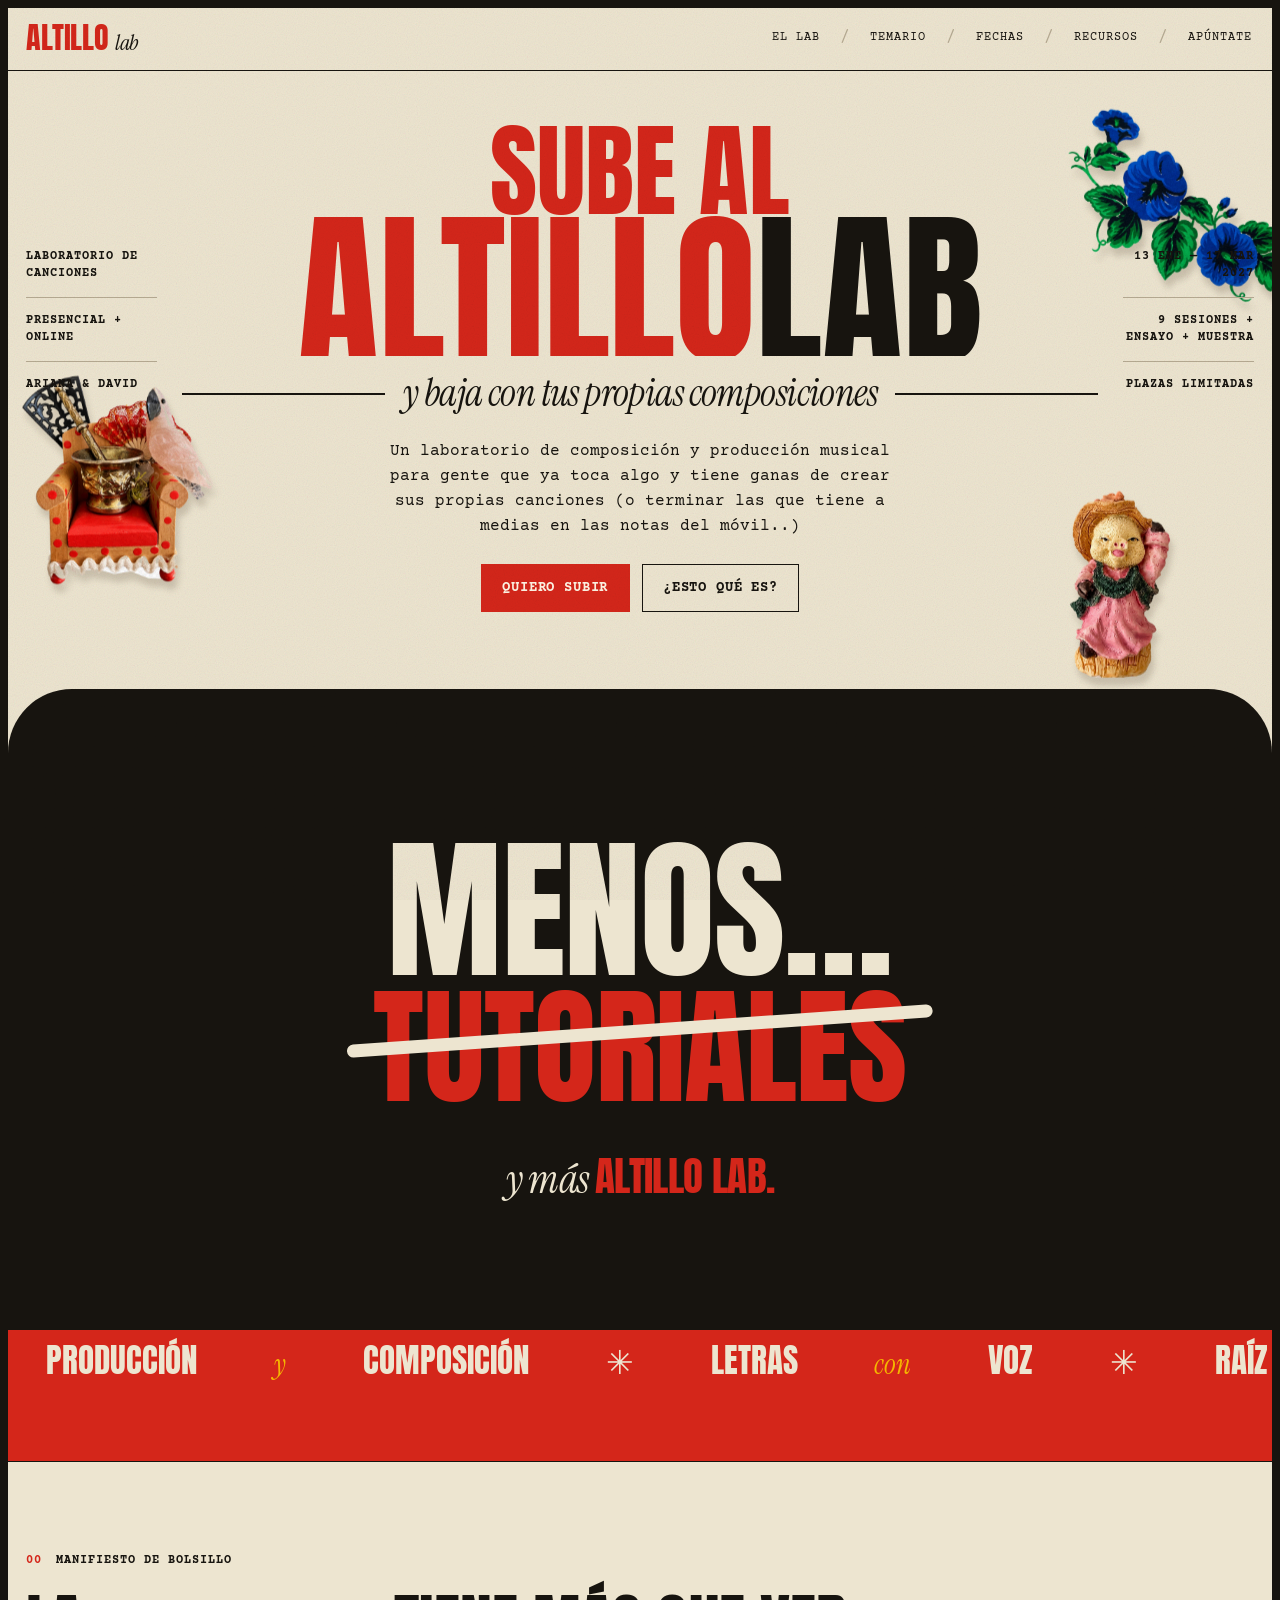
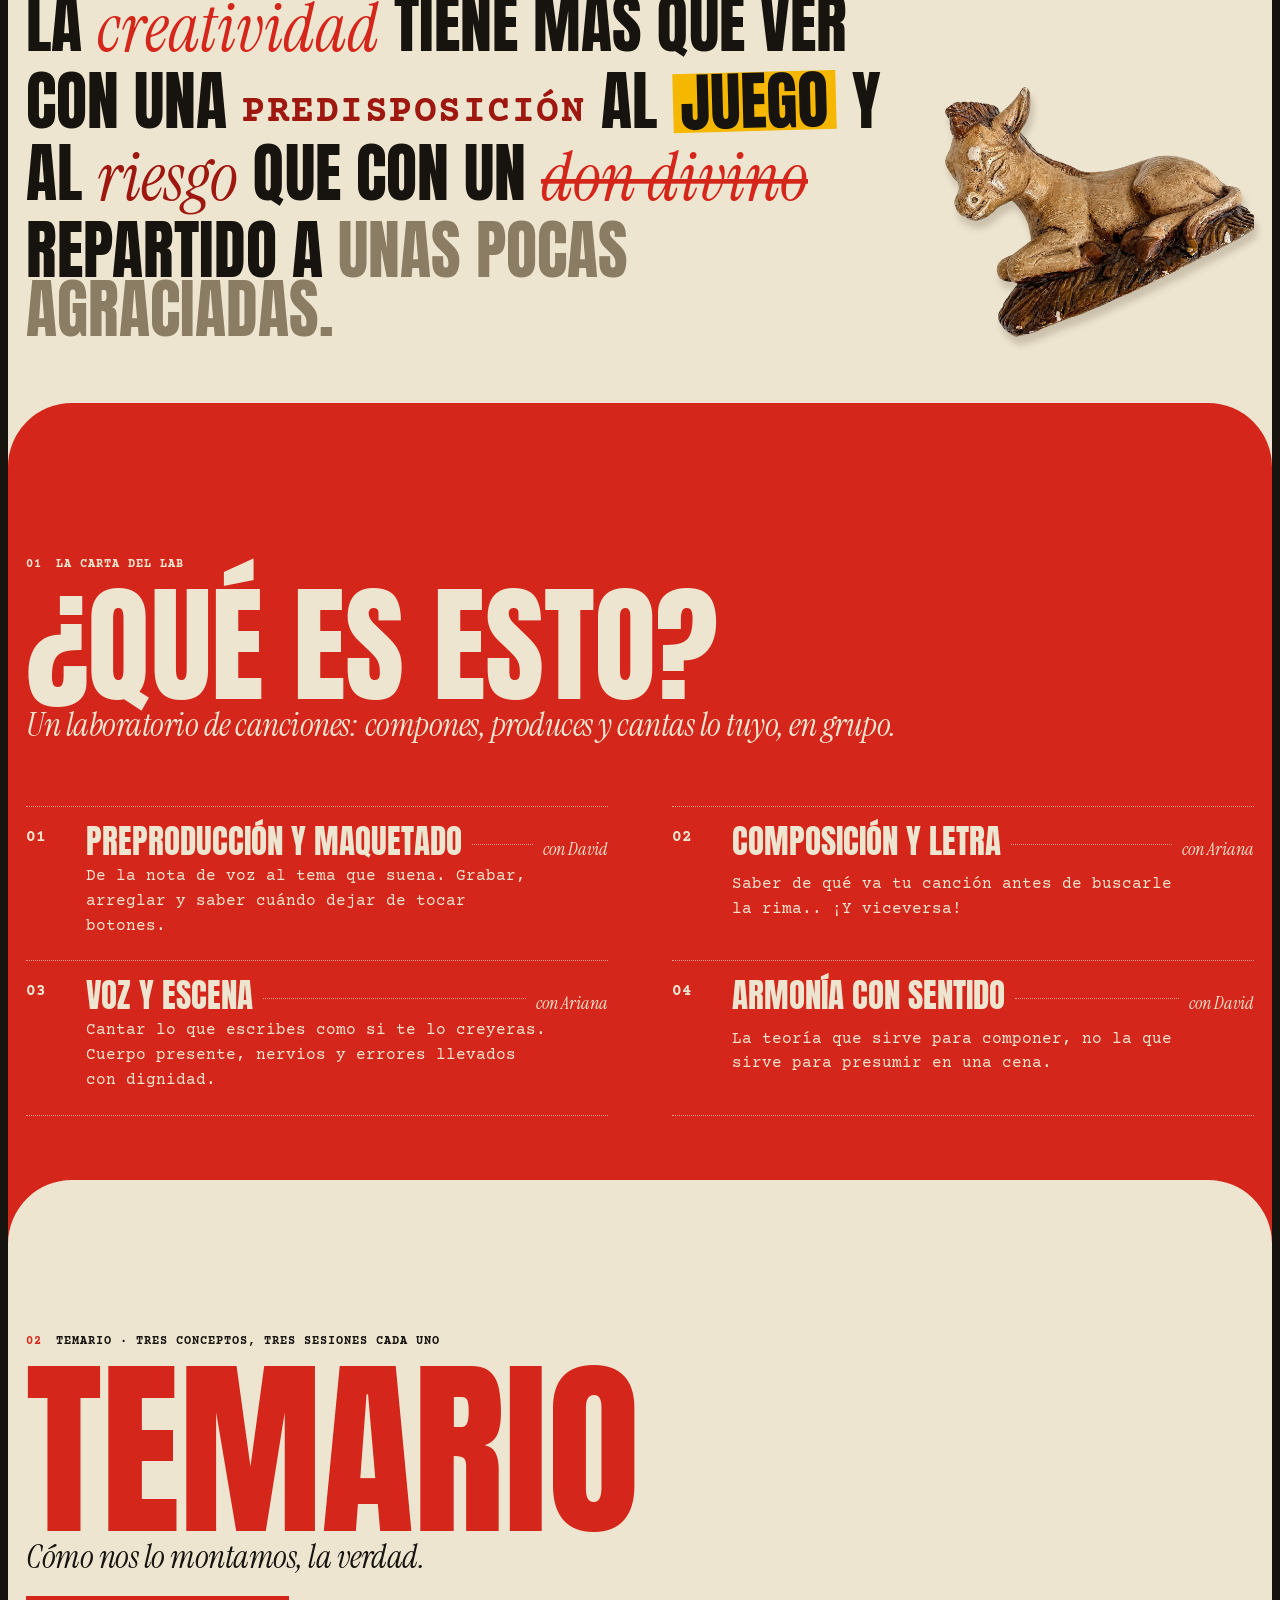
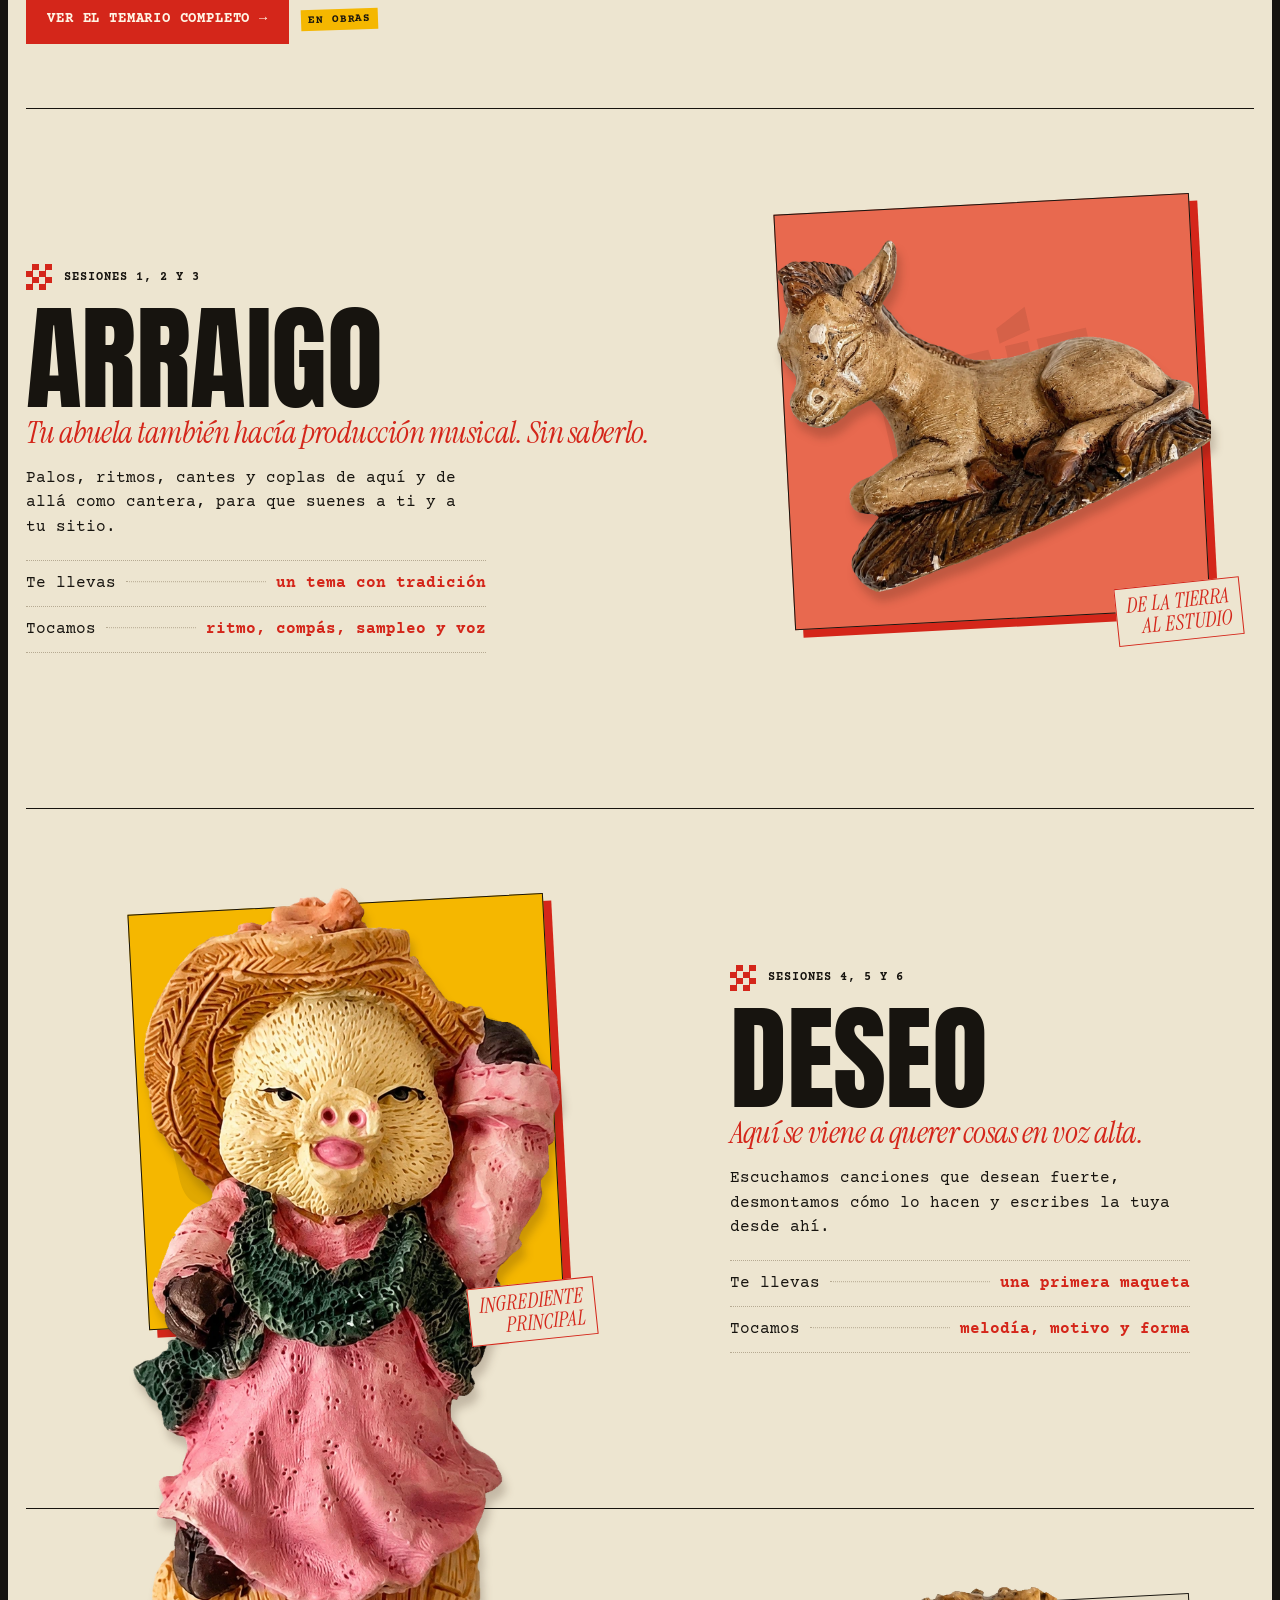
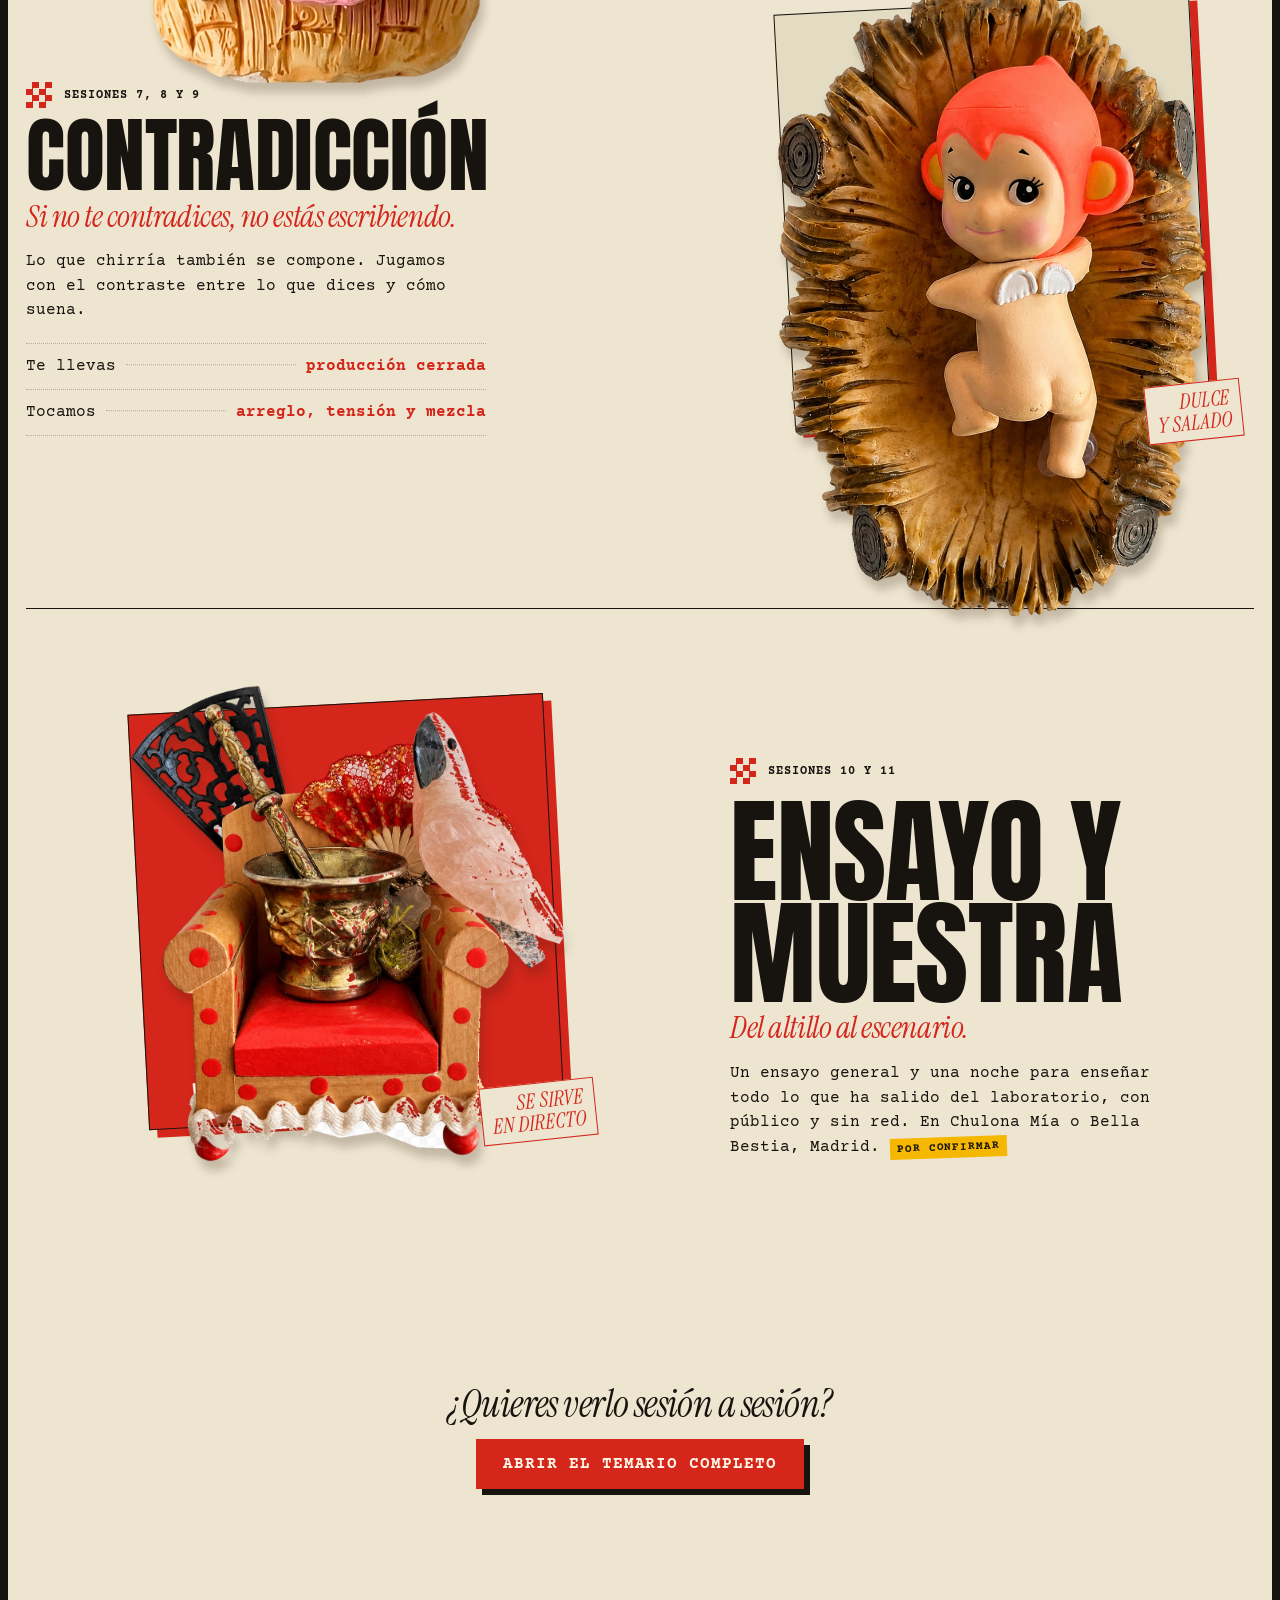
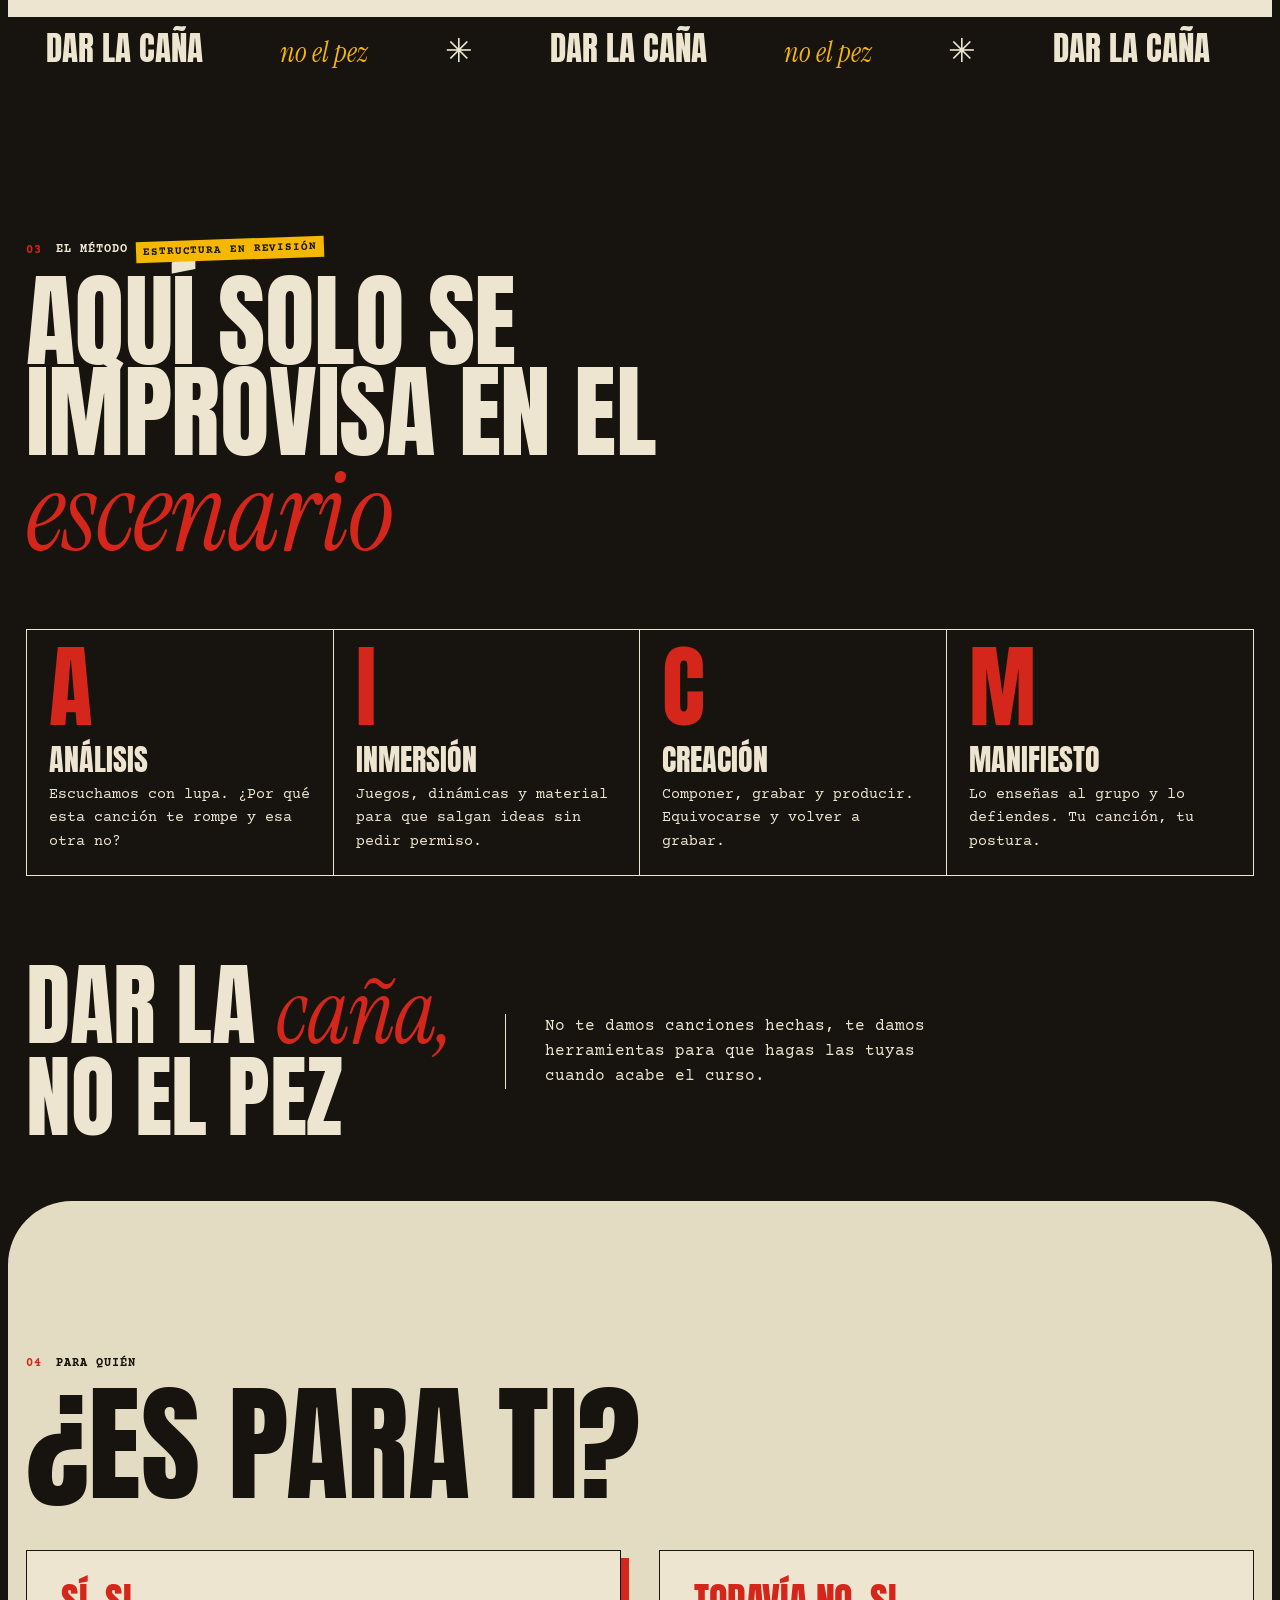
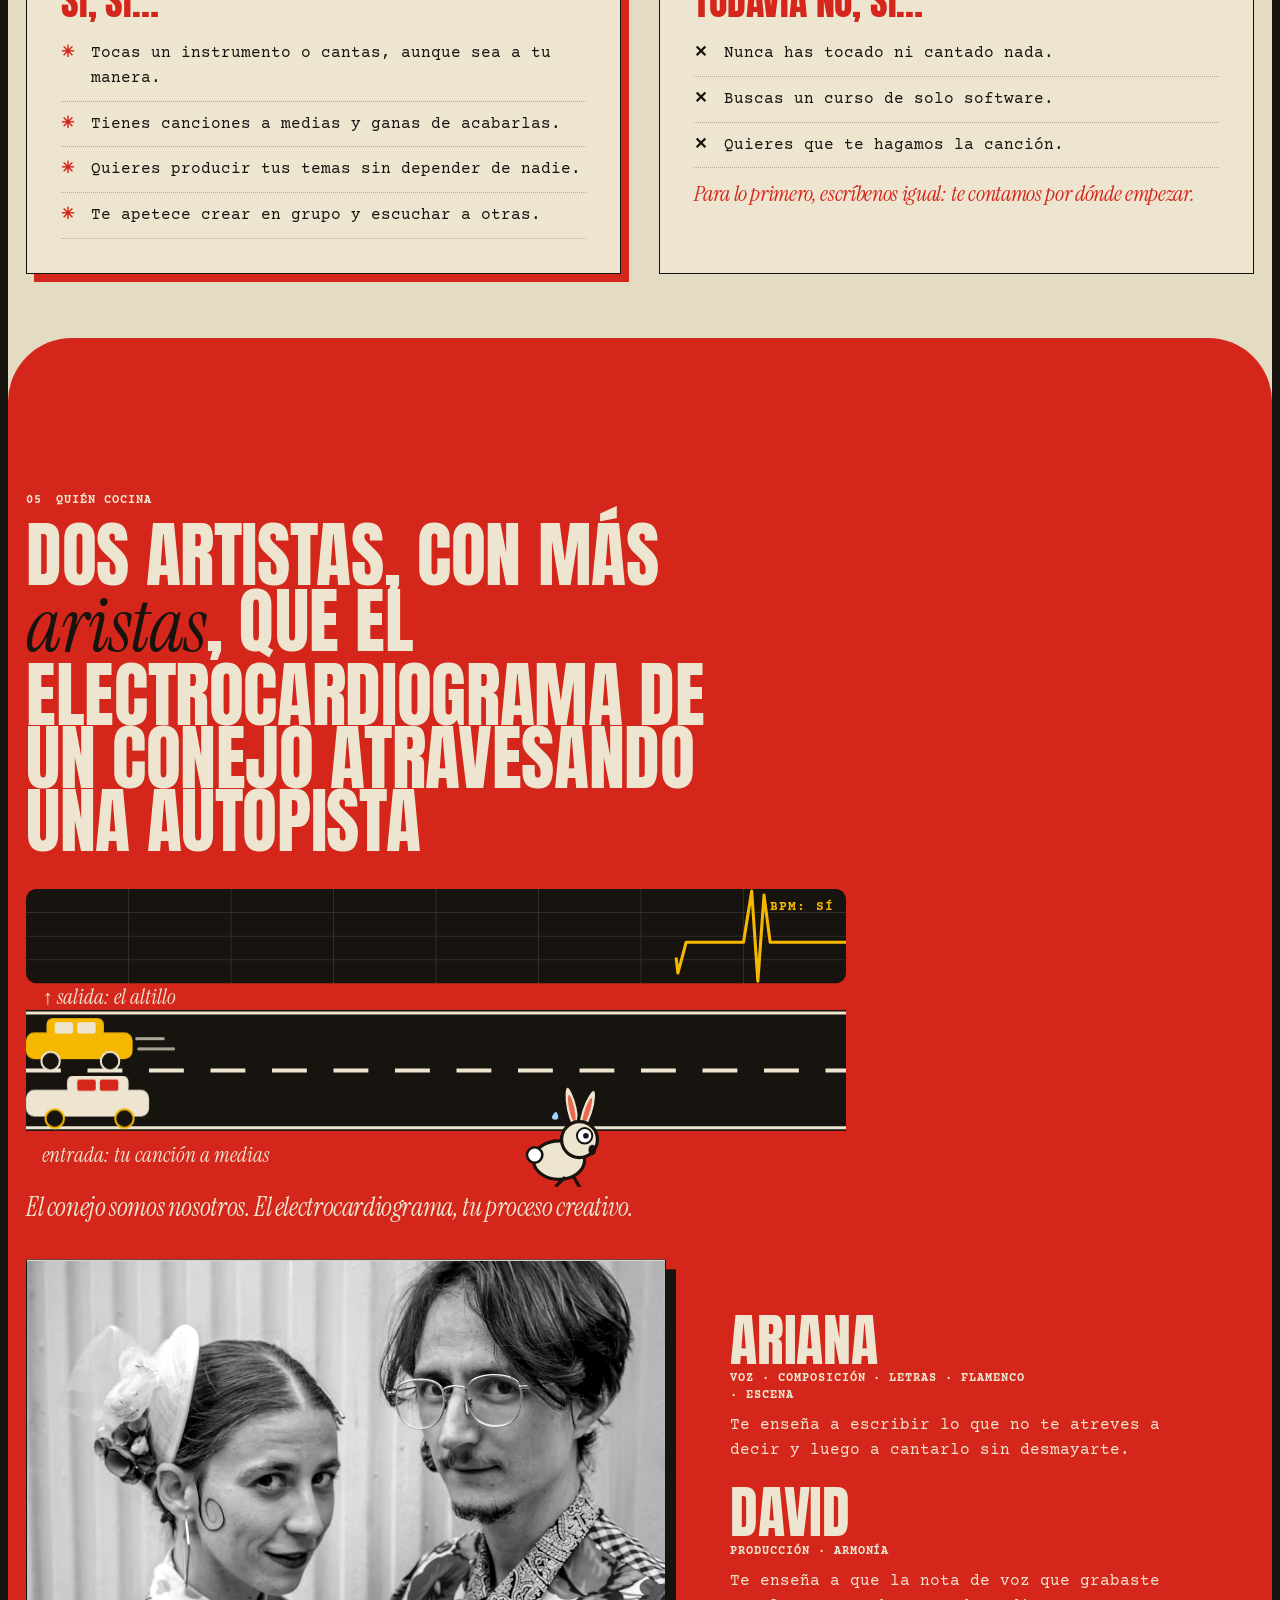
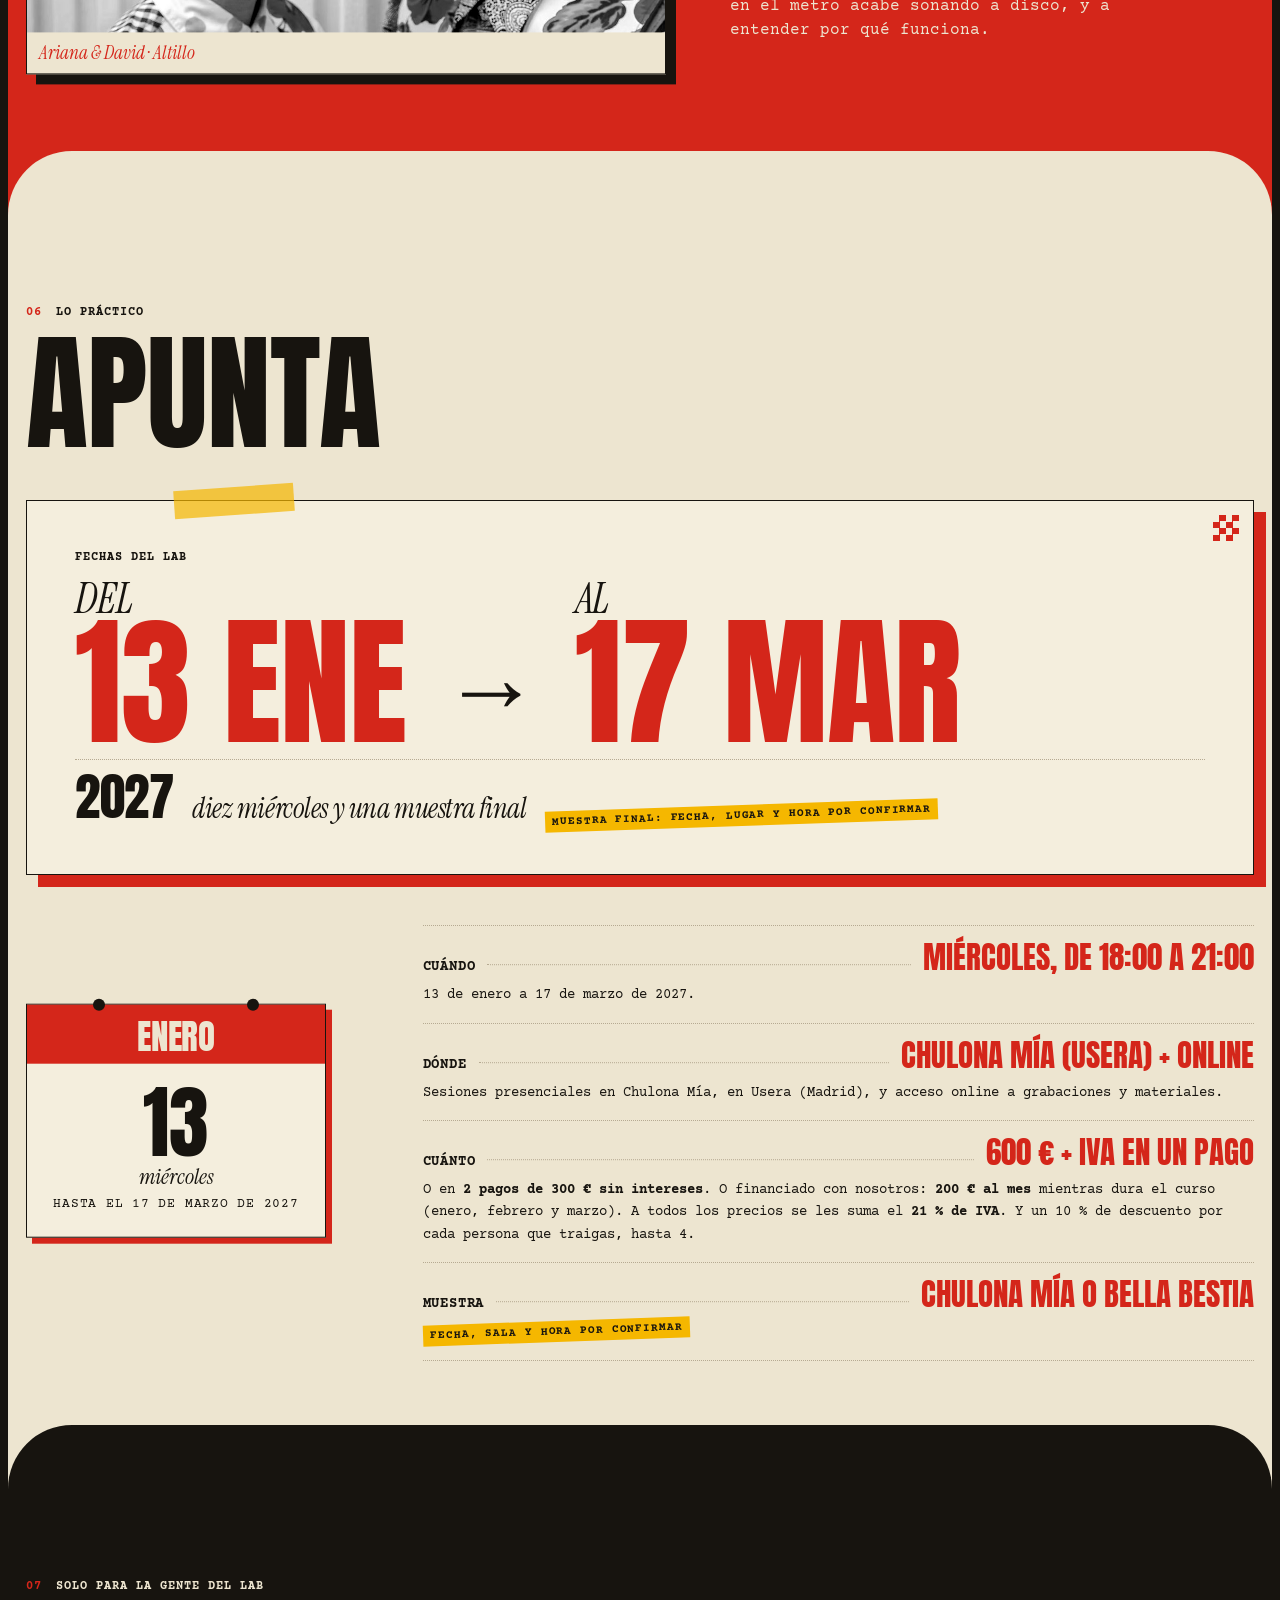
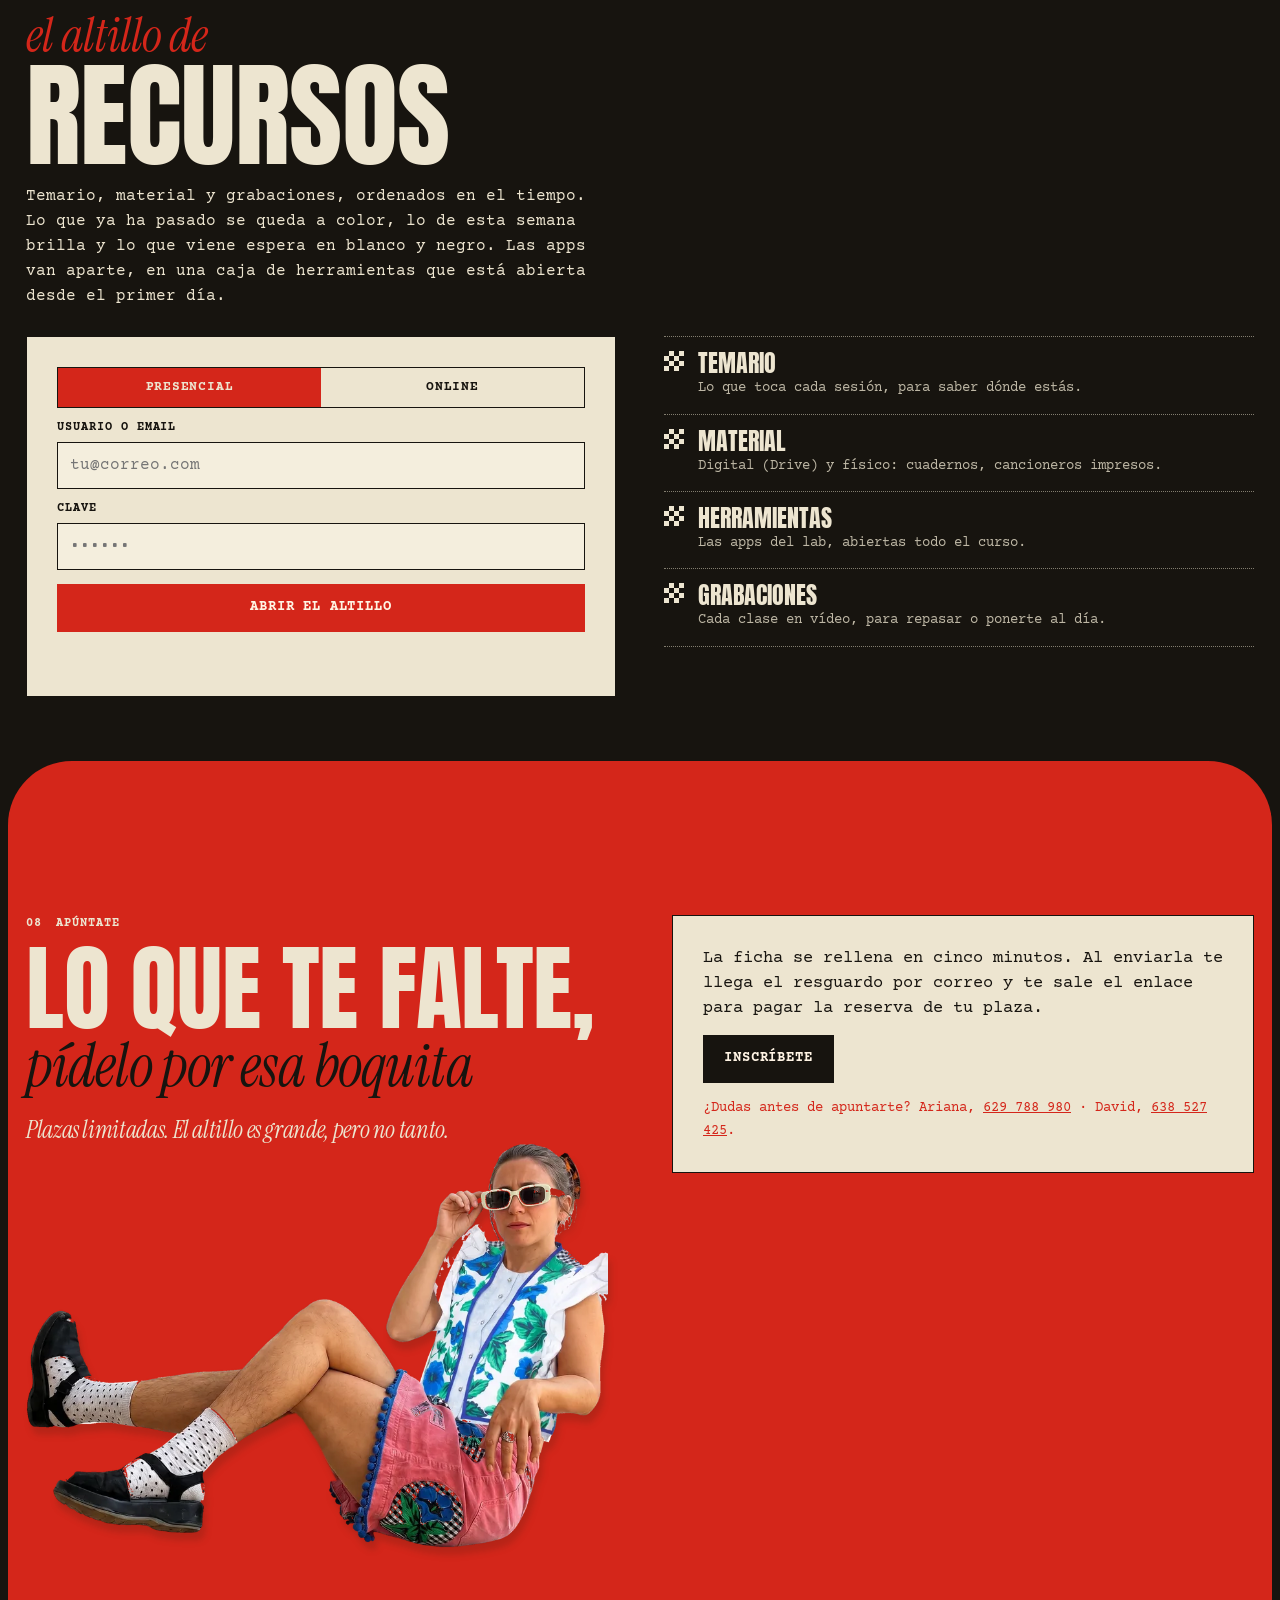
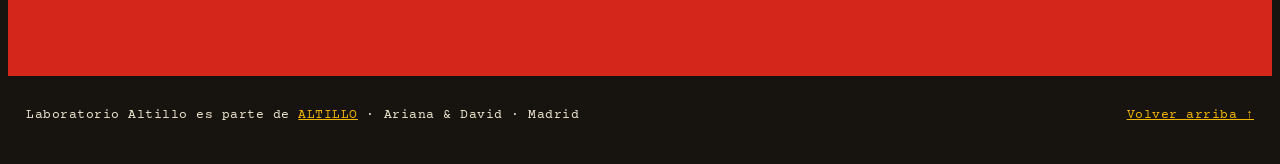
<file: altillolab/index.html>
<!doctype html>
<html lang="es">
<head>
<meta charset="utf-8">
<meta name="viewport" content="width=device-width, initial-scale=1, viewport-fit=cover">
<title>Laboratorio Altillo</title>
<link rel="icon" href="data:image/svg+xml,%3Csvg xmlns='http://www.w3.org/2000/svg' viewBox='0 0 32 32'%3E%3Crect width='32' height='32' fill='%23ede5d0'/%3E%3Crect x='4' y='4' width='12' height='12' fill='%23d4261a'/%3E%3Crect x='16' y='16' width='12' height='12' fill='%23d4261a'/%3E%3C/svg%3E">
<meta name="claude:viewport-fit-sides" content="cover">
<meta name="description" content="Laboratorio Altillo: curso grupal de composición y producción musical en Madrid, con Ariana y David de Altillo.">
<!-- Vista previa en WhatsApp, Instagram, Telegram... -->
<meta property="og:type" content="website">
<meta property="og:site_name" content="Altillo">
<meta property="og:title" content="AltilloLAB · Laboratorio de creación musical">
<meta property="og:description" content="Sube al AltilloLAB y baja con tus propias composiciones. Miércoles 18–21 h en Chulona Mía, del 13 de enero al 17 de marzo. Con Ariana y David de Altillo.">
<meta property="og:url" content="https://altillomusica.com/altillolab/">
<meta property="og:image" content="https://altillomusica.com/altillolab/og-altillolab.jpg">
<meta property="og:image:width" content="1200">
<meta property="og:image:height" content="630">
<meta name="twitter:card" content="summary_large_image">
<link rel="preconnect" href="https://fonts.googleapis.com">
<link rel="preconnect" href="https://fonts.gstatic.com" crossorigin>
<link rel="stylesheet" href="https://fonts.googleapis.com/css2?family=Anton&family=Instrument+Serif:ital@0;1&family=Courier+Prime:ital,wght@0,400;0,700;1,400&display=swap">
<style>
/* Layout: la identidad de altillomusica.com (Anton + Instrument Serif cursiva + Courier, crema/tomate/tinta, damero, cintas)
   montada en paneles redondeados que se solapan al bajar; los trastos del altillo flotan con parallax. */
:root{
  --crema:#ede5d0; --crema-2:#e4dbc3; --papel:#f4eedd; --tomate:#d4261a; --tomate-osc:#9e1810;
  --tinta:#17140f; --linea:#b6aa92; --mostaza:#F5B700; --coral:#E8694F;
  --display:"Anton", Impact, "Arial Narrow", sans-serif;
  --serif:"Instrument Serif", Georgia, "Times New Roman", serif;
  --mono:"Courier Prime", "Courier New", Courier, monospace;
  --gl:max(18px, env(safe-area-inset-left, 0px));
  --gr:max(18px, env(safe-area-inset-right, 0px));
  --r:clamp(28px,5vw,64px);
  color-scheme:light;
}
*{box-sizing:border-box}
body{background:var(--tinta);color:var(--tinta);font:400 1rem/1.55 var(--mono);overflow-x:hidden;-webkit-font-smoothing:antialiased}
body::after{content:"";position:fixed;inset:0;pointer-events:none;z-index:999;opacity:.14;mix-blend-mode:multiply;
  background-image:url("data:image/svg+xml,%3Csvg xmlns='http://www.w3.org/2000/svg' width='220' height='220'%3E%3Cfilter id='n'%3E%3CfeTurbulence type='fractalNoise' baseFrequency='.9' numOctaves='3' stitchTiles='stitch'/%3E%3C/filter%3E%3Crect width='100%25' height='100%25' filter='url(%23n)'/%3E%3C/svg%3E")}
h1,h2,h3,p,ul{margin:0}
a{color:inherit}
img{display:block;max-width:100%;height:auto}
:focus-visible{outline:3px solid var(--tomate);outline-offset:4px}
.wrap{max-width:1360px;margin:0 auto;padding-left:var(--gl);padding-right:var(--gr)}
.display{font-family:var(--display);font-weight:400;text-transform:uppercase;line-height:.88;letter-spacing:-.005em}
.script{font-family:var(--serif);font-style:italic;font-weight:400;line-height:1.02;letter-spacing:-.015em}
.label{font:700 .78rem/1.35 var(--mono);letter-spacing:.08em;text-transform:uppercase}
.rojo{color:var(--tomate)}
.provisional{display:inline-block;font:700 .7rem/1 var(--mono);letter-spacing:.08em;text-transform:uppercase;background:var(--mostaza);color:var(--tinta);padding:5px 7px;transform:rotate(-2deg);vertical-align:middle;white-space:nowrap}
.damero{display:inline-block;width:26px;height:26px;flex:none;background:conic-gradient(var(--tomate) 25%,transparent 0 50%,var(--tomate) 0 75%,transparent 0) 0 0/13px 13px}
.damero.crema{background:conic-gradient(var(--crema) 25%,transparent 0 50%,var(--crema) 0 75%,transparent 0) 0 0/13px 13px}
.btn{display:inline-flex;align-items:center;justify-content:center;gap:.6em;min-height:48px;padding:.85em 1.5em;border:1.5px solid var(--tomate);background:var(--tomate);color:#fff4e4;font:700 .85rem/1 var(--mono);letter-spacing:.06em;text-transform:uppercase;text-decoration:none;cursor:pointer;transition:background .2s,color .2s,transform .2s}
.btn:hover{background:var(--tinta);border-color:var(--tinta);color:var(--crema);transform:rotate(-1deg)}
.btn.contorno{background:transparent;color:inherit;border-color:currentColor}
.btn.contorno:hover{background:var(--tinta);color:var(--crema);border-color:var(--tinta)}
.btn.crema{background:var(--crema);color:var(--tomate);border-color:var(--crema)}
.btn.sm{min-height:38px;padding:.6em 1em;font-size:.75rem}

/* nav, como en la web de Altillo */
.nav{position:sticky;top:env(safe-area-inset-top,0px);z-index:60;background:var(--crema);border-bottom:1.5px solid var(--tinta)}
body::before{content:"";position:fixed;inset:0 0 auto;height:env(safe-area-inset-top,0px);z-index:61;background:var(--crema)}
.nav .wrap{display:flex;align-items:center;justify-content:space-between;gap:16px;min-height:62px}
.nav-logo{font-size:1.9rem;color:var(--tomate);text-decoration:none;display:flex;align-items:baseline;gap:6px}
.nav-logo .script{font-size:1.35rem;color:var(--tinta);text-transform:none}
.nav ul{display:flex;flex-wrap:wrap;list-style:none;padding:0;gap:0 18px}
.nav li+li::before{content:"/";margin-right:18px;color:var(--linea)}
.nav ul a{font-size:.78rem;letter-spacing:.08em;text-transform:uppercase;text-decoration:none;display:inline-block;padding:10px 2px;border-bottom:2px solid transparent}
.nav ul a:hover{color:var(--tomate);border-bottom-color:var(--tomate)}

/* paneles redondeados que se solapan */
.panel{position:relative;border-radius:var(--r) var(--r) 0 0;margin-top:calc(var(--r) * -1);overflow:hidden;isolation:isolate}
.panel > .wrap{padding-block:calc(var(--r) + clamp(48px,7vw,104px)) clamp(80px,10vw,150px)}
.pc{background:var(--crema)} .pc2{background:var(--crema-2)} .pp{background:var(--papel)}
.pt{background:var(--tinta);color:var(--crema)} .pr{background:var(--tomate);color:var(--crema)}
.cab{display:flex;align-items:baseline;gap:14px;margin-bottom:1rem}
.cab .num{color:var(--tomate)}
.pr .cab .num{color:var(--crema)}
.pt .cab .num{color:var(--tomate)}

/* hero */
.hero{background:var(--crema);border-radius:0;margin-top:0;overflow:hidden}
.hero > .wrap{padding-block:clamp(26px,4vw,52px) calc(var(--r) + clamp(40px,6vw,80px))}
.hero .grid{display:grid;grid-template-columns:minmax(110px,1fr) minmax(0,7fr) minmax(110px,1fr);gap:clamp(12px,2vw,32px);align-items:end}
.lado{font:700 .78rem/1.4 var(--mono);letter-spacing:.08em;text-transform:uppercase;display:flex;flex-direction:column;gap:14px;padding-bottom:20px;position:relative;z-index:2}
.lado.der{text-align:right;align-items:flex-end}
.lado hr{width:100%;border:0;border-top:1px solid var(--linea);margin:0}
.hero h1{color:var(--tomate);text-align:center;position:relative;z-index:2}
.hero h1 .l1{display:block;font-size:clamp(2.6rem,8vw,7.6rem)}
.hero h1 .l2{display:block;font-size:clamp(3.4rem,13vw,13rem);line-height:.8;white-space:nowrap}
.hero h1 .lab{color:var(--tinta)}
.hero h1 .m{display:inline-block;overflow:hidden;vertical-align:bottom;padding-top:.04em}
.hero h1 .m > span{display:inline-block;animation:sube .9s cubic-bezier(.2,.8,.2,1) both}
.hero h1 .l2 .m > span{animation-delay:.18s}
@keyframes sube{from{transform:translateY(105%) rotate(4deg)}}
.lema{display:flex;align-items:center;gap:18px;margin-top:clamp(10px,1.4vw,22px);font-size:clamp(1.4rem,3vw,2.8rem);white-space:nowrap;position:relative;z-index:2}
.lema::before,.lema::after{content:"";flex:1;height:1.5px;background:var(--tinta);transform-origin:center;animation:raya 1s .5s ease-out both}
@keyframes raya{from{transform:scaleX(0)}}
.hero .bajada{max-width:52ch;margin:26px auto 0;text-align:center;position:relative;z-index:2}
.hero .acciones{display:flex;flex-wrap:wrap;justify-content:center;gap:12px;margin-top:26px;position:relative;z-index:2}
.trasto{position:absolute;z-index:1;pointer-events:none;will-change:transform}
.trasto img{filter:drop-shadow(3px 8px 3px rgba(50,29,13,.18));animation:flota 6s ease-in-out infinite}
.trasto.b img{animation-duration:7.5s;animation-delay:-2s}
.trasto.c img{animation-duration:5.2s;animation-delay:-1s}
@keyframes flota{0%,100%{transform:translateY(0) rotate(var(--g,0deg))}50%{transform:translateY(-14px) rotate(calc(var(--g,0deg) + 3deg))}}
.h-sillon{width:clamp(110px,15vw,230px);left:1%;top:44%;--g:-8deg}
.h-flores{width:clamp(130px,18vw,280px);right:-2%;top:6%;--g:12deg}
.h-cerdita{width:clamp(70px,8vw,130px);right:8%;bottom:calc(var(--r) + 10px);--g:6deg}

/* te sobra */
.sobra{text-align:center}
.sobra .t1{font-size:clamp(4rem,12vw,11rem)}
.sobra .palabra{display:block;font-size:clamp(3.4rem,10vw,9rem);color:var(--tomate);min-height:1.05em;margin-top:.1em}
.sobra .palabra span{display:inline-block;position:relative}
.sobra .palabra span.cambia{animation:gira .5s ease-out}
.sobra .palabra span::after{content:"";position:absolute;left:-5%;right:-5%;top:48%;height:.1em;background:var(--crema);border-radius:.05em;transform:rotate(-4deg);transform-origin:left center}
.sobra .palabra span.cambia::after{animation:tachar .45s cubic-bezier(.6,0,.3,1) .45s backwards}
@keyframes tachar{from{transform:rotate(-4deg) scaleX(0)}to{transform:rotate(-4deg) scaleX(1)}}
@keyframes gira{from{transform:rotateX(80deg) translateY(.25em)}}
.sobra .falta{margin-top:30px;font-size:clamp(1.6rem,3.2vw,2.8rem)}
.sobra .falta b{font-family:var(--display);font-weight:400;font-style:normal;text-transform:uppercase;color:var(--tomate)}

/* cinta */
.cinta{background:var(--tomate);color:var(--crema);border-block:1.5px solid var(--tinta);overflow:hidden;padding:14px 0 calc(14px + var(--r));font:400 clamp(1.4rem,2.6vw,2.2rem)/1 var(--display);text-transform:uppercase;position:relative;z-index:5}
.cinta.inv{background:var(--tinta)}
.cinta .pista{display:flex;width:max-content;animation:cinta 30s linear infinite}
.cinta.inv .pista{animation-name:cinta-inv}
.cinta span{padding:0 clamp(18px,3vw,40px);white-space:nowrap}
.cinta i{font:italic 400 .85em var(--serif);text-transform:none;color:var(--mostaza)}
@keyframes cinta{to{transform:translateX(-50%)}}
@keyframes cinta-inv{from{transform:translateX(-50%)}to{transform:translateX(0)}}

/* manifiesto */
.manif .l{font:400 clamp(1.9rem,5vw,4.4rem)/.92 var(--display);text-transform:uppercase;color:var(--tinta);opacity:.16;transition:opacity .5s, color .5s;max-width:30ch}
.manif .l.on{opacity:1}
.manif .l em{font:italic 400 1.05em var(--serif);text-transform:none;color:var(--tomate)}
.manif .l .mono{font:700 .6em/1 var(--mono);letter-spacing:.04em;color:var(--tomate-osc);vertical-align:.18em}
.manif .l mark{background:var(--mostaza);color:var(--tinta);padding:0 .12em;margin:0 .02em;transform:rotate(-1.5deg);display:inline-block}
.manif .l em.rojo2{color:var(--tomate-osc)}
.manif .l del{text-decoration:none;font:italic 400 1.05em var(--serif);text-transform:none;color:var(--tomate);background:linear-gradient(var(--tomate),var(--tomate)) 0 55%/100% .07em no-repeat}
.manif .l .tenue{color:#8a7d63}
.manif .lines{display:grid;gap:8px}
.manif .grid{display:grid;grid-template-columns:minmax(0,1fr) minmax(160px,.35fr);gap:30px;align-items:end}
.manif .nota{font-size:1.6rem;line-height:1.1;color:var(--tomate);transform:rotate(-3deg)}
.manif .trasto{position:relative}

/* la carta del lab */
.quees h2{font-size:clamp(3.6rem,10vw,9rem)}
.quees .sub{font-size:clamp(1.5rem,2.6vw,2.4rem);margin-top:.4rem;color:var(--crema)}
.carta{display:grid;grid-template-columns:repeat(2,minmax(0,1fr));gap:0 clamp(24px,5vw,80px);margin-top:clamp(32px,5vw,64px);list-style:none;padding:0}
.carta li{display:grid;grid-template-columns:3em 1fr;gap:4px 12px;padding:18px 0;border-bottom:1px dotted rgba(237,229,208,.6);min-width:0}
.carta li:nth-child(-n+2){border-top:1px dotted rgba(237,229,208,.6)}
.carta .n{font-weight:700;grid-row:span 3}
.carta .plato{display:flex;align-items:baseline;gap:10px;font:400 clamp(1.6rem,2.6vw,2.3rem)/1 var(--display);text-transform:uppercase}
.carta .plato .puntos{flex:1;border-bottom:1.5px dotted rgba(237,229,208,.6);transform:translateY(-.3em);min-width:20px}
.carta .plato small{font:italic 400 1.1rem var(--serif);text-transform:none;white-space:nowrap}
.carta p{max-width:46ch}

/* temario */
.temario h2{font-size:clamp(4.4rem,15vw,14rem);color:var(--tomate)}
.temario .lema-t{font-size:clamp(1.4rem,2.6vw,2.4rem);margin-top:.3rem}
.temario .ver-temario{display:flex;flex-wrap:wrap;align-items:center;gap:12px;margin-top:22px}
.temario-fin{display:flex;flex-direction:column;align-items:center;gap:14px;text-align:center;margin-top:clamp(40px,6vw,80px)}
.temario-fin .script{font-size:clamp(1.6rem,3vw,2.6rem)}
.temario-fin .btn{font-size:1rem;padding:1em 1.6em;box-shadow:6px 6px 0 var(--tinta)}
.concepto{display:grid;grid-template-columns:minmax(0,1.1fr) minmax(0,.9fr);gap:clamp(24px,5vw,80px);align-items:center;padding-block:clamp(48px,7vw,96px);border-top:1.5px solid var(--tinta)}
.concepto:first-of-type{margin-top:clamp(36px,5vw,64px)}
.concepto.inv .txt{order:2}
.concepto .txt{min-width:0;overflow-wrap:anywhere}
.concepto .eti{display:flex;align-items:center;gap:12px}
.concepto h3{font-size:clamp(3.6rem,9vw,8rem);margin-top:.15em}
.concepto .gancho{font-size:clamp(1.5rem,2.4vw,2.2rem);color:var(--tomate);margin-top:.3em}
.concepto p.t{margin-top:16px;max-width:44ch}
.concepto ul{list-style:none;padding:0;margin-top:20px;max-width:46ch}
.concepto li{display:flex;gap:10px;align-items:baseline;padding:10px 0;border-bottom:1px dotted var(--linea)}
.concepto li:first-child{border-top:1px dotted var(--linea)}
.concepto li b{flex:none;color:var(--tomate)}
.concepto li .puntos{flex:1;border-bottom:1.5px dotted var(--linea);transform:translateY(-.3em)}
.escena{position:relative;aspect-ratio:1/1;max-width:520px;width:100%;justify-self:center}
.escena .fondo{position:absolute;inset:10%;border:1.5px solid var(--tinta);box-shadow:8px 8px 0 var(--tomate);transform:rotate(-3deg);display:grid;place-items:center;overflow:hidden}
.escena .fondo span{font:400 clamp(4.6rem,11vw,10rem)/.8 var(--display);text-transform:uppercase;color:rgba(23,20,15,.09);transform:rotate(-10deg)}
.escena .pieza{position:absolute;inset:6% 8% 4%;display:grid;place-items:center}
.escena .pieza img{max-height:100%;width:auto;filter:drop-shadow(4px 10px 4px rgba(50,29,13,.22));animation:flota 6.5s ease-in-out infinite}
.escena .sello{position:absolute;right:2%;bottom:6%;font:italic 400 1.3rem/1.05 var(--serif);color:var(--tomate);text-transform:uppercase;text-align:right;transform:rotate(-6deg);background:var(--crema);padding:6px 10px;border:1.5px solid var(--tomate)}
.f-deseo{background:var(--mostaza)} .f-arraigo{background:var(--coral)} .f-contra{background:var(--crema-2)} .f-muestra{background:var(--tomate)}
.f-muestra span{color:rgba(237,229,208,.18)!important}

/* método */
.metodo h2{font-size:clamp(3rem,8vw,7.4rem);max-width:13ch}
.metodo h2 .script{text-transform:none;color:var(--tomate);font-size:1.08em}
.fases{display:grid;grid-template-columns:repeat(4,minmax(0,1fr));gap:0;margin-top:clamp(32px,5vw,60px);border:1.5px solid var(--crema)}
.fase{padding:22px;border-right:1.5px solid var(--crema);min-width:0;transition:background .3s,color .3s}
.fase:last-child{border-right:0}
.fase:hover{background:var(--crema);color:var(--tinta)}
.fase .n{font:400 clamp(4rem,7vw,6rem)/.8 var(--display);color:var(--tomate)}
.fase h3{font:400 1.9rem/1 var(--display);text-transform:uppercase;margin-top:10px}
.fase p{margin-top:8px;font-size:.95rem}
.cana{display:grid;grid-template-columns:auto minmax(0,1fr);gap:clamp(20px,4vw,60px);align-items:center;margin-top:clamp(48px,7vw,90px)}
.cana blockquote{margin:0;font-size:clamp(3rem,7vw,6.6rem)}
.cana blockquote .script{text-transform:none;color:var(--tomate)}
.cana p{max-width:46ch;border-left:1.5px solid var(--crema);padding-left:clamp(18px,3vw,40px)}

/* para quién */
.quien h2{font-size:clamp(3.6rem,10vw,9rem)}
.duo{display:grid;grid-template-columns:1fr 1fr;gap:clamp(18px,3vw,40px);margin-top:clamp(28px,4vw,50px)}
.lista{border:1.5px solid var(--tinta);padding:clamp(20px,3vw,34px);background:var(--crema);min-width:0}
.lista.si{box-shadow:8px 8px 0 var(--tomate);transform:rotate(-1deg)}
.lista.no{transform:rotate(1deg)}
.lista h3{font-size:clamp(2rem,3vw,2.8rem);color:var(--tomate);margin-bottom:12px}
.lista ul{list-style:none;padding:0}
.lista li{padding:10px 0 10px 30px;position:relative;border-bottom:1px dotted var(--linea)}
.lista li::before{position:absolute;left:0;font-weight:700;color:var(--tomate)}
.lista.si li::before{content:"✳"}
.lista.no li::before{content:"✕";color:var(--tinta)}
.lista .nota{display:block;font-size:1.4rem;color:var(--tomate);margin-top:14px;line-height:1.1}

/* crew */
.crew h2{font-size:clamp(2.4rem,5.6vw,5.4rem);max-width:20ch}
.chiste{margin:clamp(20px,3vw,36px) 0 0;max-width:820px}
.chiste svg{display:block;width:100%;height:auto;overflow:hidden}
.chiste figcaption{font-size:clamp(1.2rem,2vw,1.6rem);margin-top:8px;color:var(--crema)}
.monitor rect{fill:var(--tinta)}
.monitor .rejilla{stroke:rgba(237,229,208,.12);stroke-width:1;fill:none}
.monitor .linea{fill:none;stroke:var(--mostaza);stroke-width:3;stroke-linejoin:round;stroke-dasharray:1600;stroke-dashoffset:1600;animation:latir 4s linear infinite}
.monitor .bpm{font:700 13px var(--mono);fill:var(--mostaza);letter-spacing:.08em}
@keyframes latir{0%{stroke-dashoffset:1600}80%,100%{stroke-dashoffset:0}}
.carretera rect{fill:var(--tinta)}
.carretera .borde{stroke:var(--crema);stroke-width:3}
.carretera .carril{stroke:var(--crema);stroke-width:4;stroke-dasharray:34 26;animation:carril 1s linear infinite}
@keyframes carril{to{stroke-dashoffset:-60}}
.coche{will-change:transform}
.c1{animation:izq 2.3s linear infinite}
.c2{animation:der 3.1s linear infinite .6s}
@keyframes izq{from{transform:translateX(860px)}to{transform:translateX(-200px)}}
@keyframes der{from{transform:translateX(-200px)}to{transform:translateX(900px)}}
.conejo{transform:translate(520px,272px) scale(1.25)}
.conejo .cuerpo{animation:saltos 4s cubic-bezier(.3,.7,.4,1) infinite}
@keyframes saltos{
  0%{transform:translateY(0)} 9%{transform:translateY(-36px) rotate(-8deg)} 16%{transform:translateY(-48px)}
  25%{transform:translateY(-84px) rotate(-8deg)} 32%{transform:translateY(-92px)}
  41%{transform:translateY(-128px) rotate(-8deg)} 48%{transform:translateY(-130px)}
  80%{transform:translateY(-130px);opacity:1} 86%{transform:translateY(-130px) translateX(60px);opacity:0}
  87%{transform:translateY(0);opacity:0} 100%{transform:translateY(0);opacity:1}}
.conejo .gota{animation:gota .5s ease-in infinite}
@keyframes gota{from{transform:translate(0,0);opacity:1}to{transform:translate(-8px,10px);opacity:0}}
.chiste .rotulo{font:italic 400 20px var(--serif);fill:var(--crema)}
.crew h2 .script{text-transform:none;color:var(--tinta);font-size:1.05em}
.crew .grid{display:grid;grid-template-columns:minmax(0,1.1fr) minmax(0,.9fr);gap:clamp(24px,5vw,70px);align-items:center;margin-top:clamp(28px,4vw,56px)}
.foto-duo{border:1.5px solid var(--tinta);box-shadow:10px 10px 0 var(--tinta);transform:rotate(-2deg);background:var(--crema)}
.foto-duo img{width:100%;filter:grayscale(1) contrast(1.1)}
.foto-duo:hover img{filter:none}
.foto-duo figcaption{font:italic 400 1.2rem var(--serif);color:var(--tomate);padding:8px 12px}
.personas{display:grid;gap:26px}
.persona h3{font-size:clamp(2.6rem,4.4vw,3.8rem)}
.persona .rol{font:700 .75rem/1.4 var(--mono);letter-spacing:.08em;text-transform:uppercase;margin-top:6px}
.persona p{margin-top:8px;max-width:44ch}
.persona .frase{font-size:1.4rem;line-height:1.1;margin-top:8px;color:var(--tinta)}

/* práctico */
.practico h2{font-size:clamp(3.6rem,10vw,9rem)}
.cajon{position:relative;margin-top:clamp(28px,4vw,50px);background:var(--papel);border:1.5px solid var(--tinta);box-shadow:12px 12px 0 var(--tomate);padding:clamp(22px,4vw,48px);transform:rotate(-1deg)}
.cajon::before{content:"";position:absolute;top:-14px;left:12%;width:120px;height:28px;background:rgba(245,183,0,.7);transform:rotate(-4deg)}
.cajon .esq{position:absolute;top:14px;right:14px}
.cajon .rango{display:flex;flex-wrap:wrap;align-items:flex-end;gap:.05em .25em;font-size:clamp(3.4rem,11vw,10.5rem);color:var(--tomate);line-height:.85;margin-top:12px}
.cajon .d small{display:block;font-size:.3em;color:var(--tinta);line-height:1;margin-bottom:.08em}
.cajon .flecha{color:var(--tinta);font-family:var(--serif);font-size:.7em;line-height:1.1}
.pie-c{display:flex;flex-wrap:wrap;align-items:baseline;gap:8px 18px;margin-top:16px;padding-top:14px;border-top:1px dotted var(--linea)}
.pie-c .anyo{font-size:clamp(2rem,4vw,3.4rem)}
.pie-c .script{font-size:clamp(1.3rem,2.2vw,1.9rem)}
.prac{display:grid;grid-template-columns:minmax(220px,.8fr) minmax(0,2fr);gap:clamp(24px,5vw,70px);align-items:center;margin-top:clamp(28px,4vw,50px)}
.calendario{position:relative;background:var(--papel);border:1.5px solid var(--tinta);box-shadow:6px 6px 0 var(--tomate);transform:rotate(-2deg);padding:0 0 22px;max-width:300px;width:100%}
.calendario .cabeza{background:var(--tomate);color:var(--crema);text-align:center;padding:14px 10px 10px;font-size:2.2rem;line-height:1}
.calendario .agujero{width:12px;height:12px;border-radius:50%;background:var(--tinta);position:absolute;top:-6px}
.calendario .agujero.a{left:22%}.calendario .agujero.b{right:22%}
.calendario .fecha{font:400 5rem/1 var(--display);text-align:center;padding:18px 0 4px}
.calendario .fecha small{display:block;font:italic 400 1.4rem var(--serif);text-transform:none}
.calendario .hasta{text-align:center;font-size:.8rem;letter-spacing:.06em;text-transform:uppercase}
.datos{list-style:none;padding:0}
.datos li{display:flex;flex-wrap:wrap;align-items:baseline;gap:6px 12px;padding:16px 0;border-bottom:1px dotted var(--linea)}
.datos li:first-child{border-top:1px dotted var(--linea)}
.datos dt,.datos .k{font-weight:700;letter-spacing:.06em;text-transform:uppercase;font-size:.85rem}
.datos .puntos{flex:1;border-bottom:1.5px dotted var(--linea);transform:translateY(-.3em);min-width:24px}
.datos .v{font:400 clamp(1.5rem,2.4vw,2.1rem)/1 var(--display);text-transform:uppercase;color:var(--tomate)}
.datos .nota-d{flex-basis:100%;font-size:.9rem}

/* recursos */
.recursos h2{font-size:clamp(3.4rem,9vw,8.4rem)}
.recursos h2 .script{display:block;text-transform:none;color:var(--tomate);font-size:.42em;margin-bottom:.1em}
.recursos .lead{max-width:56ch;margin-top:18px}
.aviso{border:1.5px dashed var(--mostaza);color:var(--mostaza);padding:12px 16px;font-size:.85rem;margin-top:26px;max-width:80ch}
.login{display:grid;grid-template-columns:minmax(0,1fr) minmax(0,1fr);gap:clamp(20px,4vw,48px);margin-top:28px;align-items:start}
.form{background:var(--crema);color:var(--tinta);border:1.5px solid var(--tinta);padding:clamp(18px,3vw,30px);display:grid;gap:14px;min-width:0}
.form label{font:700 .75rem/1 var(--mono);text-transform:uppercase;letter-spacing:.08em;display:grid;gap:8px}
.form input,.form select,.form textarea{font:400 1rem/1.3 var(--mono);padding:12px;border:1.5px solid var(--tinta);background:var(--papel);color:var(--tinta);width:100%;border-radius:0}
.form .row{display:grid;grid-template-columns:1fr 1fr;gap:14px}
.form .msg{font-size:.9rem;min-height:1.4em;color:var(--tomate)}
.modo{display:flex;border:1.5px solid var(--tinta)}
.modo button{flex:1;font:700 .8rem/1 var(--mono);letter-spacing:.06em;text-transform:uppercase;padding:13px;border:0;background:transparent;color:var(--tinta);cursor:pointer}
.modo button[aria-pressed="true"]{background:var(--tomate);color:var(--crema)}
.que-hay{list-style:none;padding:0}
.que-hay li{display:grid;grid-template-columns:auto 1fr;gap:2px 14px;padding:14px 0;border-bottom:1px dotted rgba(237,229,208,.5)}
.que-hay li:first-child{border-top:1px dotted rgba(237,229,208,.5)}
.que-hay .damero{grid-row:span 2;width:20px;height:20px;background-size:10px 10px}
.que-hay b{font:400 1.5rem/1 var(--display);text-transform:uppercase}
.que-hay span{font-size:.9rem;color:rgba(237,229,208,.78)}

/* cronograma */
.crono{margin-top:34px;background:var(--crema);color:var(--tinta);border:1.5px solid var(--crema);padding:clamp(16px,3vw,28px)}
.crono .head{display:flex;flex-wrap:wrap;justify-content:space-between;gap:14px 24px;align-items:end}
.crono .head h3{font-size:clamp(2.4rem,5vw,4.2rem)}
.crono .head h3 .script{display:block;text-transform:none;color:var(--tomate);font-size:.5em}
.leyenda{display:flex;flex-wrap:wrap;gap:8px 18px;font:700 .72rem/1 var(--mono);text-transform:uppercase;letter-spacing:.06em}
.leyenda span{display:inline-flex;align-items:center;gap:8px}
.leyenda i{width:16px;height:16px;display:inline-block;border:1.5px solid var(--tinta)}
.lg-ya{background:var(--coral)}
.lg-ahora{background:var(--mostaza);box-shadow:0 0 10px 2px var(--mostaza)}
.lg-luego{background:#c9c4b8;filter:blur(1px)}
.simula{display:grid;grid-template-columns:auto minmax(0,1fr) auto;gap:12px 16px;align-items:center;margin-top:18px;border:1.5px solid var(--tinta);background:var(--papel);padding:12px 14px}
.simula label{font:700 .72rem/1.3 var(--mono);text-transform:uppercase;letter-spacing:.06em}
.simula input[type=range]{width:100%;accent-color:var(--tomate)}
.simula output{font:400 1.5rem/1 var(--display);text-transform:uppercase;white-space:nowrap;color:var(--tomate)}
.simula .pie{grid-column:1/-1;display:flex;flex-wrap:wrap;gap:10px;align-items:center;font-size:.85rem}
.scroller{overflow-x:auto;margin-top:16px;border:1.5px solid var(--tinta);background:#fbf7ec}
.grid-c{display:grid;grid-template-columns:140px repeat(11,minmax(170px,1fr));position:relative;min-width:max-content}
.grid-c .lane{position:sticky;left:0;z-index:4;background:#fbf7ec;border-right:1.5px solid var(--tinta);border-bottom:1px dotted var(--linea);padding:12px;font:400 1.15rem/1 var(--display);text-transform:uppercase;display:flex;align-items:center;gap:8px}
.grid-c .lane i{width:12px;height:12px;flex:none;border:1.5px solid var(--tinta)}
.grid-c .corner{position:sticky;left:0;z-index:5;background:#fbf7ec;border-right:1.5px solid var(--tinta)}
.grid-c .corner.b{border-bottom:1.5px solid var(--tinta);font:700 .68rem/1 var(--mono);text-transform:uppercase;letter-spacing:.1em;padding:10px 12px;display:flex;align-items:end}
.grid-c .band{padding:9px 10px;font:400 1rem/1 var(--display);letter-spacing:.04em;text-transform:uppercase;border-bottom:1.5px solid var(--tinta)}
.b-deseo{background:var(--mostaza)} .b-arraigo{background:var(--coral)} .b-contra{background:var(--tomate);color:var(--crema)} .b-cierre{background:var(--tinta);color:var(--crema)}
.grid-c .ses{padding:10px;border-bottom:1.5px solid var(--tinta);border-left:1px dotted var(--linea)}
.grid-c .ses b{font:400 1.35rem/1 var(--display);text-transform:uppercase;display:block}
.grid-c .ses span{font:italic 400 1rem/1.2 var(--serif)}
.grid-c a.ses{text-decoration:none;color:inherit;display:block;transition:background .2s}
.grid-c a.ses:hover{background:var(--tinta);color:var(--crema)}
.grid-c .ses em{display:block;font:700 .62rem/1 var(--mono);letter-spacing:.06em;text-transform:uppercase;font-style:normal;color:var(--tomate);margin-top:6px}
.grid-c a.ses:hover em{color:var(--mostaza)}
.cell{padding:8px;border-left:1px dotted var(--linea);border-bottom:1px dotted var(--linea);min-width:0;position:relative;z-index:2}
.rec{display:block;text-decoration:none;color:var(--tinta);background:var(--papel);border:1.5px solid var(--tinta);padding:9px 10px;font-size:.85rem;line-height:1.25;transition:filter .6s, opacity .6s, box-shadow .4s, transform .2s, background .4s}
.rec .k{display:inline-block;font:700 .62rem/1 var(--mono);text-transform:uppercase;letter-spacing:.06em;padding:3px 5px;margin-bottom:6px;border:1px solid var(--tinta)}
.rec small{display:block;font:italic 400 .95rem/1.1 var(--serif);margin-top:5px;color:var(--tomate)}
.rec.ya{box-shadow:4px 4px 0 var(--tinta)}
.rec.ya:hover{transform:translate(-2px,-2px) rotate(-1deg);box-shadow:6px 6px 0 var(--tomate)}
.rec.ahora{background:#fff5cf;box-shadow:0 0 0 3px var(--mostaza),0 0 22px 6px rgba(245,183,0,.75);animation:latido 1.8s ease-in-out infinite}
@keyframes latido{50%{box-shadow:0 0 0 3px var(--mostaza),0 0 34px 10px rgba(245,183,0,.95)}}
.rec.luego{filter:grayscale(1) blur(1.5px);opacity:.42;pointer-events:none}
.rec .estado{display:none;font:700 .62rem/1 var(--mono);text-transform:uppercase;letter-spacing:.06em;color:var(--tomate);margin-top:6px}
.rec.ahora .estado,.rec.luego .estado{display:block}
.hoyline{position:absolute;top:0;bottom:0;width:2px;background:var(--tomate);z-index:1;pointer-events:none}
.hoyline::before{content:"HOY";position:absolute;top:0;left:4px;font:700 .62rem/1 var(--mono);color:var(--crema);background:var(--tomate);padding:4px 5px}

/* contacto */
.contacto .grid{display:grid;grid-template-columns:minmax(0,1fr) minmax(0,1fr);gap:clamp(24px,5vw,70px);align-items:start}
.contacto h2{font-size:clamp(3rem,7.4vw,7rem)}
.contacto h2 .script{display:block;text-transform:none;font-size:.62em;color:var(--tinta);margin-top:.1em}
.contacto .nota{font-size:1.5rem;margin-top:20px;display:block;line-height:1.1}
.contacto .trasto{position:relative;width:min(220px,50%);margin-top:30px}
footer{background:var(--tinta);color:var(--crema);position:relative}
footer .wrap{padding-block:30px;display:flex;flex-wrap:wrap;justify-content:space-between;gap:16px;font-size:.8rem;letter-spacing:.04em}
footer a{color:var(--mostaza)}

/* entradas al aparecer: parten de un estado visible y se asientan */
.js .rv{transform:translateY(18px) rotate(var(--rg,-2deg)) scale(.96);transform-origin:left center;transition:transform .9s cubic-bezier(.2,.8,.2,1)}
.js .rv.in{transform:none}

@media (max-width:900px){
  .hero .grid{grid-template-columns:1fr}
  .lado{display:none}
  .concepto,.concepto.inv .txt{grid-template-columns:1fr;order:0}
  .concepto{grid-template-columns:1fr}
  .carta,.duo,.crew .grid,.prac,.login,.contacto .grid,.cana,.manif .grid{grid-template-columns:1fr}
  .fases{grid-template-columns:1fr 1fr}
  .fase:nth-child(2){border-right:0}
  .fase:nth-child(-n+2){border-bottom:1.5px solid var(--crema)}
  .carta li:nth-child(2){border-top:0}
  .nav ul li:not(:last-child){display:none}
}
@media (max-width:540px){
  .fases{grid-template-columns:1fr}
  .fase{border-right:0;border-bottom:1.5px solid var(--crema)}
  .fase:last-child{border-bottom:0}
  .form .row,.simula{grid-template-columns:1fr}
  .lema{white-space:normal;text-align:center}
  .grid-c{grid-template-columns:104px repeat(11,minmax(150px,1fr))}
  .grid-c .lane{font-size:.95rem;padding:10px 8px}
  .h-flores{opacity:.55}
}
@media (prefers-reduced-motion:reduce){
  .trasto img,.escena .pieza img{animation-duration:10s}
}
/* caja de herramientas: cajón fijo, siempre abierto y a color, fuera del cronograma */
.caja{position:relative;margin-top:30px;background:var(--tinta);color:var(--crema);border:1.5px solid var(--tinta);padding:clamp(26px,3.6vw,40px) clamp(16px,3vw,28px) clamp(18px,3vw,28px);box-shadow:8px 8px 0 var(--tomate)}
.caja::before{content:"";position:absolute;top:-1.5px;left:50%;width:min(160px,36%);height:16px;transform:translateX(-50%);background:var(--crema);border:1.5px solid var(--tinta);border-top:0;border-radius:0 0 12px 12px}
.caja .cab-c{display:flex;flex-wrap:wrap;justify-content:space-between;align-items:end;gap:12px 24px}
.caja h3{font-size:clamp(2.2rem,5vw,4rem)}
.caja h3 .script{display:block;text-transform:none;color:var(--mostaza);font-size:.5em}
.caja .cab-c p{max-width:40ch;font-size:.88rem}
.caja .cab-c a{color:var(--mostaza)}
.herrs{display:grid;grid-template-columns:repeat(auto-fill,minmax(min(100%,210px),1fr));gap:16px;margin-top:22px}
.herr{position:relative;display:flex;flex-direction:column;gap:8px;min-width:0;background:var(--papel);color:var(--tinta);border:1.5px solid var(--crema);padding:16px 14px 14px;text-decoration:none;transform:rotate(-.8deg);transition:transform .2s,box-shadow .2s}
.herr:nth-child(even){transform:rotate(.8deg)}
a.herr:hover{transform:translate(-3px,-3px) rotate(-1.5deg);box-shadow:6px 6px 0 var(--mostaza)}
.herr .n{font:400 2.2rem/1 var(--display);color:var(--tomate)}
.herr b{font:400 1.45rem/1 var(--display);text-transform:uppercase;overflow-wrap:anywhere}
.herr .para{font:italic 400 1.05rem/1.1 var(--serif);color:var(--tomate)}
.herr span.d{font-size:.84rem;line-height:1.35}
.herr .ir{margin-top:auto;font:700 .72rem/1 var(--mono);letter-spacing:.06em;text-transform:uppercase;color:var(--tomate)}
.herr .est{position:absolute;top:12px;right:10px}
.herr.obras{background:repeating-linear-gradient(-45deg,var(--papel) 0 12px,var(--crema-2) 12px 24px)}
</style>
</head>
<body>

<nav class="nav" aria-label="Principal">
  <div class="wrap">
    <a class="nav-logo display" href="#inicio">Altillo <span class="script">lab</span></a>
    <ul>
      <li><a href="#carta">El lab</a></li>
      <li><a href="#temario">Temario</a></li>
      <li><a href="#practico">Fechas</a></li>
      <li><a href="#recursos">Recursos</a></li>
      <li><a href="#contacto">Apúntate</a></li>
    </ul>
  </div>
</nav>

<main id="inicio">
  <!-- 0 · portada -->
  <section class="panel hero" data-sec>
    <span class="trasto a h-flores" data-par="-90" aria-hidden="true"><img src="../assets/img/collage-flores.webp" alt="" width="560" height="476"></span>
    <span class="trasto b h-sillon" data-par="70" aria-hidden="true"><img src="../assets/img/figura-sillon.webp" alt="" width="520" height="570"></span>
    <span class="trasto c h-cerdita" data-par="-50" aria-hidden="true"><img src="../assets/img/figura-cerdita.webp" alt="" width="229" height="420"></span>
    <div class="wrap">
      <div class="grid">
        <div class="lado"><span>Laboratorio de canciones</span><hr><span>Presencial + online</span><hr><span>Ariana &amp; David</span></div>
        <div>
          <h1 class="display"><span class="l1"><span class="m"><span>Sube al</span></span></span><span class="l2"><span class="m"><span>Altillo<span class="lab">Lab</span></span></span></span></h1>
          <p class="lema script">y baja con tus propias composiciones</p>
        </div>
        <div class="lado der"><span>13 ene — 17 mar 2027</span><hr><span>9 sesiones + ensayo + muestra</span><hr><span>Plazas limitadas</span></div>
      </div>
      <p class="bajada">Un laboratorio de composición y producción musical para gente que ya toca algo y tiene ganas de crear sus propias canciones (o terminar las que tiene a medias en las notas del móvil..)</p>
      <div class="acciones">
        <a class="btn" href="#contacto">Quiero subir</a>
        <a class="btn contorno" href="#carta">¿Esto qué es?</a>
      </div>
    </div>
  </section>

  <!-- te sobra -->
  <section class="panel pt sobra" data-sec>
    <div class="wrap">
      <h2 class="display t1 rv">Menos…</h2>
      <span class="display palabra" aria-live="polite"><span id="sobra">teoría</span></span>
      <p class="script falta">y más <b>Altillo Lab.</b></p>
    </div>
  </section>

  <div class="cinta" aria-hidden="true"><div class="pista">
    <span>Producción</span><span><i>y</i></span><span>Composición</span><span>✳</span><span>Letras</span><span><i>con</i></span><span>Voz</span><span>✳</span><span>Raíz</span><span><i>y</i></span><span>Directo</span><span>✳</span>
    <span>Producción</span><span><i>y</i></span><span>Composición</span><span>✳</span><span>Letras</span><span><i>con</i></span><span>Voz</span><span>✳</span><span>Raíz</span><span><i>y</i></span><span>Directo</span><span>✳</span>
  </div></div>

  <!-- manifiesto -->
  <section class="panel pc manif" data-sec id="manif">
    <div class="wrap">
      <div class="cab label"><span class="num">00</span><span>Manifiesto de bolsillo</span></div>
      <div class="grid">
        <div class="lines">
          <p class="l">La <em>creatividad</em> tiene más que ver con una <span class="mono">predisposición</span> al <mark>juego</mark> y al <em class="rojo2">riesgo</em> que con un <del>don divino</del> repartido a <span class="tenue">unas pocas agraciadas.</span></p>
        </div>
        <div>
          <span class="trasto" data-par="60" aria-hidden="true"><img src="../assets/img/figura-burro.webp" alt="" width="560" height="458" style="--g:-4deg"></span>
        </div>
      </div>
    </div>
  </section>

  <!-- 01 la carta -->
  <section class="panel pr quees" id="carta" data-sec>
    <div class="wrap">
      <div class="cab label"><span class="num">01</span><span>La carta del lab</span></div>
      <h2 class="display rv">¿Qué es esto?</h2>
      <p class="script sub">Un laboratorio de canciones: compones, produces y cantas lo tuyo, en grupo.</p>
      <ul class="carta">
        <li class="rv" style="--rg:1deg"><span class="n">01</span><span class="plato">Preproducción y maquetado<span class="puntos"></span><small>con David</small></span><p>De la nota de voz al tema que suena. Grabar, arreglar y saber cuándo dejar de tocar botones.</p></li>
        <li class="rv" style="--rg:-1deg"><span class="n">02</span><span class="plato">Composición y letra<span class="puntos"></span><small>con Ariana</small></span><p>Saber de qué va tu canción antes de buscarle la rima.. ¡Y viceversa!</p></li>
        <li class="rv" style="--rg:1deg"><span class="n">03</span><span class="plato">Voz y escena<span class="puntos"></span><small>con Ariana</small></span><p>Cantar lo que escribes como si te lo creyeras. Cuerpo presente, nervios y errores llevados con dignidad.</p></li>
        <li class="rv" style="--rg:-1deg"><span class="n">04</span><span class="plato">Armonía con sentido<span class="puntos"></span><small>con David</small></span><p>La teoría que sirve para componer, no la que sirve para presumir en una cena.</p></li>
      </ul>
    </div>
  </section>

  <!-- 02 temario -->
  <section class="panel pc temario" id="temario" data-sec>
    <div class="wrap">
      <div class="cab label"><span class="num">02</span><span>Temario · tres conceptos, tres sesiones cada uno</span></div>
      <h2 class="display rv">Temario</h2>
      <p class="script lema-t">Cómo nos lo montamos, la verdad.</p>
      <p class="ver-temario"><a class="btn" href="temario.html">Ver el temario completo →</a> <span class="provisional">En obras</span></p>

      <article class="concepto">
        <div class="txt">
          <div class="eti label"><span class="damero"></span>Sesiones 1, 2 y 3</div>
          <h3 class="display">Arraigo</h3>
          <p class="script gancho">Tu abuela también hacía producción musical. Sin saberlo.</p>
          <p class="t">Palos, ritmos, cantes y coplas de aquí y de allá como cantera, para que suenes a ti y a tu sitio.</p>
          <ul><li>Te llevas<span class="puntos"></span><b>un tema con tradición</b></li><li>Tocamos<span class="puntos"></span><b>ritmo, compás, sampleo y voz</b></li></ul>
        </div>
        <div class="escena rv" data-par="-50" style="--rg:2deg"><div class="fondo f-arraigo"><span>Raíz</span></div><div class="pieza"><img src="../assets/img/figura-burro.webp" alt="" width="560" height="458"></div><span class="sello">De la tierra<br>al estudio</span></div>
      </article>

      <article class="concepto inv">
        <div class="txt">
          <div class="eti label"><span class="damero"></span>Sesiones 4, 5 y 6</div>
          <h3 class="display">Deseo</h3>
          <p class="script gancho">Aquí se viene a querer cosas en voz alta.</p>
          <p class="t">Escuchamos canciones que desean fuerte, desmontamos cómo lo hacen y escribes la tuya desde ahí.</p>
          <ul><li>Te llevas<span class="puntos"></span><b>una primera maqueta</b></li><li>Tocamos<span class="puntos"></span><b>melodía, motivo y forma</b></li></ul>
        </div>
        <div class="escena rv" data-par="-50"><div class="fondo f-deseo"><span>Quiero</span></div><div class="pieza"><img src="../assets/img/figura-cerdita.webp" alt="" width="229" height="420"></div><span class="sello">Ingrediente<br>principal</span></div>
      </article>

      <article class="concepto">
        <div class="txt">
          <div class="eti label"><span class="damero"></span>Sesiones 7, 8 y 9</div>
          <h3 class="display" style="font-size:clamp(2.8rem,6.4vw,6rem)">Contradicción</h3>
          <p class="script gancho">Si no te contradices, no estás escribiendo.</p>
          <p class="t">Lo que chirría también se compone. Jugamos con el contraste entre lo que dices y cómo suena.</p>
          <ul><li>Te llevas<span class="puntos"></span><b>producción cerrada</b></li><li>Tocamos<span class="puntos"></span><b>arreglo, tensión y mezcla</b></li></ul>
        </div>
        <div class="escena rv" data-par="-50"><div class="fondo f-contra"><span>Pero</span></div><div class="pieza"><img src="../assets/img/figura-mono.webp" alt="" width="315" height="460"></div><span class="sello">Dulce<br>y salado</span></div>
      </article>

      <article class="concepto inv">
        <div class="txt">
          <div class="eti label"><span class="damero"></span>Sesiones 10 y 11</div>
          <h3 class="display">Ensayo y muestra</h3>
          <p class="script gancho">Del altillo al escenario.</p>
          <p class="t">Un ensayo general y una noche para enseñar todo lo que ha salido del laboratorio, con público y sin red. En Chulona Mía o Bella Bestia, Madrid. <span class="provisional">Por confirmar</span></p>
        </div>
        <div class="escena rv" data-par="-50" style="--rg:2deg"><div class="fondo f-muestra"><span>¡Ya!</span></div><div class="pieza"><img src="../assets/img/figura-sillon.webp" alt="" width="520" height="570"></div><span class="sello">Se sirve<br>en directo</span></div>
      </article>

      <div class="temario-fin rv">
        <p class="script">¿Quieres verlo sesión a sesión?</p>
        <a class="btn" href="temario.html">Abrir el temario completo</a>
      </div>
    </div>
  </section>

  <div class="cinta inv" aria-hidden="true"><div class="pista">
    <span>Dar la caña</span><span><i>no el pez</i></span><span>✳</span><span>Dar la caña</span><span><i>no el pez</i></span><span>✳</span><span>Dar la caña</span><span><i>no el pez</i></span><span>✳</span>
    <span>Dar la caña</span><span><i>no el pez</i></span><span>✳</span><span>Dar la caña</span><span><i>no el pez</i></span><span>✳</span><span>Dar la caña</span><span><i>no el pez</i></span><span>✳</span>
  </div></div>

  <!-- 03 método -->
  <section class="panel pt metodo" data-sec>
    <div class="wrap">
      <div class="cab label"><span class="num">03</span><span>El método <span class="provisional">Estructura en revisión</span></span></div>
      <h2 class="display rv">Aquí solo se improvisa en el <span class="script">escenario</span></h2>
      <div class="fases">
        <div class="fase"><span class="n">A</span><h3>Análisis</h3><p>Escuchamos con lupa. ¿Por qué esta canción te rompe y esa otra no?</p></div>
        <div class="fase"><span class="n">I</span><h3>Inmersión</h3><p>Juegos, dinámicas y material para que salgan ideas sin pedir permiso.</p></div>
        <div class="fase"><span class="n">C</span><h3>Creación</h3><p>Componer, grabar y producir. Equivocarse y volver a grabar.</p></div>
        <div class="fase"><span class="n">M</span><h3>Manifiesto</h3><p>Lo enseñas al grupo y lo defiendes. Tu canción, tu postura.</p></div>
      </div>
      <div class="cana">
        <blockquote class="display rv">Dar la <span class="script">caña,</span><br>no el pez</blockquote>
        <p>No te damos canciones hechas, te damos herramientas para que hagas las tuyas cuando acabe el curso.</p>
      </div>
    </div>
  </section>

  <!-- 04 para quién -->
  <section class="panel pc2 quien" data-sec>
    <div class="wrap">
      <div class="cab label"><span class="num">04</span><span>Para quién</span></div>
      <h2 class="display rv">¿Es para ti?</h2>
      <div class="duo">
        <div class="lista si rv">
          <h3 class="display">Sí, si…</h3>
          <ul>
            <li>Tocas un instrumento o cantas, aunque sea a tu manera.</li>
            <li>Tienes canciones a medias y ganas de acabarlas.</li>
            <li>Quieres producir tus temas sin depender de nadie.</li>
            <li>Te apetece crear en grupo y escuchar a otras.</li>
          </ul>
        </div>
        <div class="lista no rv" style="--rg:1.5deg">
          <h3 class="display">Todavía no, si…</h3>
          <ul>
            <li>Nunca has tocado ni cantado nada.</li>
            <li>Buscas un curso de solo software.</li>
            <li>Quieres que te hagamos la canción.</li>
          </ul>
          <span class="script nota">Para lo primero, escríbenos igual: te contamos por dónde empezar.</span>
        </div>
      </div>
    </div>
  </section>

  <!-- 05 crew -->
  <section class="panel pr crew" data-sec>
    <div class="wrap">
      <div class="cab label"><span class="num">05</span><span>Quién cocina</span></div>
      <h2 class="display rv">Dos artistas, con más <span class="script">aristas</span>, que el electrocardiograma de un conejo atravesando una autopista</h2>
      <figure class="chiste">
        <svg viewBox="0 0 800 290" role="img" aria-label="Un conejo cruza una autopista a saltos entre coches mientras un monitor dibuja su electrocardiograma lleno de picos">
          <g class="monitor">
            <rect x="0" y="0" width="800" height="92" rx="10"/>
            <path class="rejilla" d="M0 23H800M0 46H800M0 69H800M100 0V92M200 0V92M300 0V92M400 0V92M500 0V92M600 0V92M700 0V92"/>
            <polyline class="linea" points="0,52 60,52 70,48 78,14 88,84 96,52 150,52 160,40 166,52 214,52 222,6 230,88 238,20 246,70 254,52 310,52 318,46 324,58 330,52 382,52 390,10 398,86 404,30 410,74 416,52 470,52 478,4 484,90 490,8 496,88 502,52 560,52 568,44 574,52 620,52 628,12 636,82 644,52 700,52 708,2 714,90 720,6 726,52 800,52"/>
            <text x="788" y="20" text-anchor="end" class="bpm">BPM: SÍ</text>
          </g>
          <g class="carretera">
            <rect x="0" y="118" width="800" height="118"/>
            <path class="borde" d="M0 121H800M0 233H800"/>
            <path class="carril" d="M0 177H800"/>
          </g>
          <g class="coche c1"><rect x="0" y="140" width="104" height="26" rx="8" fill="#F5B700"/><rect x="20" y="126" width="56" height="18" rx="6" fill="#F5B700"/><rect x="28" y="130" width="18" height="11" rx="2" fill="#ede5d0"/><rect x="50" y="130" width="18" height="11" rx="2" fill="#ede5d0"/><circle cx="24" cy="168" r="9" fill="#17140f" stroke="#ede5d0" stroke-width="2"/><circle cx="82" cy="168" r="9" fill="#17140f" stroke="#ede5d0" stroke-width="2"/><path d="M108 146h26M110 156h34" stroke="#ede5d0" stroke-width="3" stroke-linecap="round" opacity=".7"/></g>
          <g class="coche c2"><rect x="0" y="196" width="120" height="26" rx="8" fill="#ede5d0"/><rect x="40" y="182" width="60" height="18" rx="6" fill="#ede5d0"/><rect x="50" y="186" width="18" height="11" rx="2" fill="#d4261a"/><rect x="72" y="186" width="18" height="11" rx="2" fill="#d4261a"/><circle cx="28" cy="224" r="9" fill="#17140f" stroke="#F5B700" stroke-width="2"/><circle cx="96" cy="224" r="9" fill="#17140f" stroke="#F5B700" stroke-width="2"/><path d="M-4 202h-26M-4 212h-34" stroke="#ede5d0" stroke-width="3" stroke-linecap="round" opacity=".7"/></g>
          <g class="conejo">
            <g class="cuerpo">
              <ellipse cx="0" cy="-6" rx="20" ry="15" fill="#ede5d0" stroke="#17140f" stroke-width="2.5"/>
              <circle cx="-19" cy="-10" r="6" fill="#fff" stroke="#17140f" stroke-width="2"/>
              <ellipse cx="10" cy="-46" rx="5" ry="18" transform="rotate(-12 10 -46)" fill="#ede5d0" stroke="#17140f" stroke-width="2.5"/>
              <ellipse cx="22" cy="-44" rx="5" ry="18" transform="rotate(18 22 -44)" fill="#ede5d0" stroke="#17140f" stroke-width="2.5"/>
              <ellipse cx="10" cy="-46" rx="2" ry="11" transform="rotate(-12 10 -46)" fill="#E8694F"/>
              <ellipse cx="22" cy="-44" rx="2" ry="11" transform="rotate(18 22 -44)" fill="#E8694F"/>
              <circle cx="16" cy="-22" r="14" fill="#ede5d0" stroke="#17140f" stroke-width="2.5"/>
              <circle cx="20" cy="-25" r="6" fill="#fff" stroke="#17140f" stroke-width="1.5"/>
              <circle cx="21" cy="-25" r="2.2" fill="#17140f"/>
              <ellipse cx="26" cy="-14" rx="3" ry="4" fill="#17140f"/>
              <path d="M4 8l-6 6M12 8l4 7" stroke="#17140f" stroke-width="2.5" stroke-linecap="round"/>
              <path class="gota" d="M-6 -40q4 -8 6 0a3 3 0 0 1 -6 0z" fill="#9fd3ff" stroke="#17140f" stroke-width="1"/>
            </g>
          </g>
          <text x="16" y="112" class="rotulo">↑ salida: el altillo</text>
          <text x="16" y="266" class="rotulo">entrada: tu canción a medias</text>
        </svg>
        <figcaption class="script">El conejo somos nosotros. El electrocardiograma, tu proceso creativo.</figcaption>
      </figure>
      <div class="grid">
        <figure class="foto-duo rv" data-par="-40" style="margin:0"><img src="../assets/img/altillo-duo.jpg" alt="Ariana y David, de Altillo" width="900" height="524"><figcaption>Ariana &amp; David · Altillo</figcaption></figure>
        <div class="personas">
          <div class="persona">
            <h3 class="display">Ariana</h3>
            <p class="rol">Voz · composición · letras · flamenco · escena</p>
            <p>Te enseña a escribir lo que no te atreves a decir y luego a cantarlo sin desmayarte.</p>
          </div>
          <div class="persona">
            <h3 class="display">David</h3>
            <p class="rol">Producción · armonía</p>
            <p>Te enseña a que la nota de voz que grabaste en el metro acabe sonando a disco, y a entender por qué funciona.</p>
          </div>
        </div>
      </div>
    </div>
  </section>

  <!-- 06 práctico -->
  <section class="panel pc practico" id="practico" data-sec>
    <div class="wrap">
      <div class="cab label"><span class="num">06</span><span>Lo práctico</span></div>
      <h2 class="display rv">Apunta</h2>
      <div class="cajon rv">
        <span class="damero esq" aria-hidden="true"></span>
        <p class="label">Fechas del lab</p>
        <p class="rango display"><span class="d"><small class="script">del</small>13 ene</span><span class="flecha" aria-hidden="true">→</span><span class="d"><small class="script">al</small>17 mar</span></p>
        <p class="pie-c"><span class="display anyo">2027</span><span class="script">diez miércoles y una muestra final</span><span class="provisional">Muestra final: fecha, lugar y hora por confirmar</span></p>
      </div>
      <div class="prac">
        <div class="calendario rv" data-par="-30"><span class="agujero a"></span><span class="agujero b"></span><div class="cabeza display">Enero</div><div class="fecha">13<small>miércoles</small></div><p class="hasta">hasta el 17 de marzo de 2027</p></div>
        <ul class="datos">
          <li><span class="k">Cuándo</span><span class="puntos"></span><span class="v">Miércoles, de 18:00 a 21:00</span><span class="nota-d">13 de enero a 17 de marzo de 2027.</span></li>
          <li><span class="k">Dónde</span><span class="puntos"></span><span class="v">Chulona Mía (Usera) + online</span><span class="nota-d">Sesiones presenciales en Chulona Mía, en Usera (Madrid), y acceso online a grabaciones y materiales.</span></li>
          <li><span class="k">Cuánto</span><span class="puntos"></span><span class="v">600 € + IVA en un pago</span><span class="nota-d">O en <b>2 pagos de 300 € sin intereses</b>. O financiado con nosotros: <b>200 € al mes</b> mientras dura el curso (enero, febrero y marzo). A todos los precios se les suma el <b>21 % de IVA</b>. Y un 10 % de descuento por cada persona que traigas, hasta 4.</span></li>
          <li><span class="k">Muestra</span><span class="puntos"></span><span class="v">Chulona Mía o Bella Bestia</span><span class="nota-d"><span class="provisional">Fecha, sala y hora por confirmar</span></span></li>
        </ul>
      </div>
    </div>
  </section>

  <!-- 07 recursos -->
  <section class="panel pt recursos" id="recursos" data-sec>
    <div class="wrap">
      <div class="cab label"><span class="num">07</span><span>Solo para la gente del lab</span></div>
      <h2 class="display rv"><span class="script">el altillo de</span>Recursos</h2>
      <p class="lead">Temario, material y grabaciones, ordenados en el tiempo. Lo que ya ha pasado se queda a color, lo de esta semana brilla y lo que viene espera en blanco y negro. Las apps van aparte, en una caja de herramientas que está abierta desde el primer día.</p>
      <div class="login" id="login-box">
        <form class="form" id="f-login" novalidate>
          <div class="modo" role="group" aria-label="Modalidad">
            <button type="button" id="m-pres" aria-pressed="true">Presencial</button>
            <button type="button" id="m-online" aria-pressed="false">Online</button>
          </div>
          <label for="l-user">Usuario o email<input id="l-user" autocomplete="username" placeholder="tu@correo.com"></label>
          <label for="l-pass">Clave<input id="l-pass" type="password" autocomplete="current-password" placeholder="••••••"></label>
          <button class="btn" type="submit">Abrir el altillo</button>
          <p class="msg" id="l-msg" role="status"></p>
        </form>
        <ul class="que-hay">
          <li><span class="damero crema"></span><b>Temario</b><span>Lo que toca cada sesión, para saber dónde estás.</span></li>
          <li><span class="damero crema"></span><b>Material</b><span>Digital (Drive) y físico: cuadernos, cancioneros impresos.</span></li>
          <li><span class="damero crema"></span><b>Herramientas</b><span>Las apps del lab, abiertas todo el curso.</span></li>
          <li><span class="damero crema"></span><b>Grabaciones</b><span>Cada clase en vídeo, para repasar o ponerte al día.</span></li>
        </ul>
      </div>

      <div class="crono" id="crono" hidden>
        <div class="head">
          <h3 class="display"><span class="script" id="c-hola">Hola. Esto es tu altillo presencial</span>Cronograma del lab</h3>
          <div class="leyenda" aria-label="Leyenda">
            <span><i class="lg-ya"></i>Ya disponible</span>
            <span><i class="lg-ahora"></i>Esta semana</span>
            <span><i class="lg-luego"></i>Próximamente</span>
          </div>
        </div>
        <div class="simula">
          <label for="sim">Ver el altillo como si fuera el</label>
          <input type="range" id="sim" min="0" max="70" step="1" value="29">
          <output id="sim-out" for="sim">4 feb 2027</output>
          <div class="pie">
            <span>En la web real manda la fecha de hoy; aquí puedes moverla para ver cómo cambia.</span>
            <button class="btn contorno sm" type="button" id="sim-hoy">Usar la fecha de hoy</button>
            <button class="btn contorno sm" type="button" id="c-out">Cerrar el altillo</button>
          </div>
        </div>
        <div class="scroller" tabindex="0" aria-label="Cronograma, desplázalo en horizontal">
          <div class="grid-c" id="grid-c"></div>
        </div>
        <div class="caja" id="herramientas">
          <div class="cab-c">
            <h3 class="display"><span class="script">abierta todo el curso</span>Caja de herramientas</h3>
            <p>Estas no van por sesiones: úsalas desde el primer miércoles hasta mucho después de la muestra. <a href="apps/index.html">Ver la caja entera ↗</a></p>
          </div>
          <div class="herrs" id="herrs"></div>
        </div>
      </div>
    </div>
  </section>

  <!-- 08 contacto -->
  <section class="panel pr contacto" id="contacto" data-sec>
    <div class="wrap grid">
      <div>
        <div class="cab label"><span class="num">08</span><span>Apúntate</span></div>
        <h2 class="display rv">Lo que te falte,<span class="script">pídelo por esa boquita</span></h2>
        <span class="script nota">Plazas limitadas. El altillo es grande, pero no tanto.</span>
        <span class="trasto" data-par="40" aria-hidden="true"><img src="../assets/img/collage-ariana-v3.webp" alt="" width="700" height="487" style="--g:-5deg"></span>
      </div>
      <div class="form" id="inscribete">
        <p style="font-size:1.05rem;line-height:1.5">La ficha se rellena en cinco minutos. Al enviarla te llega el resguardo por correo y te sale el enlace para pagar la reserva de tu plaza.</p>
        <a class="btn" href="inscripcion/" style="background:var(--tinta);border-color:var(--tinta);justify-self:start">Inscríbete</a>
        <p class="msg">¿Dudas antes de apuntarte? Ariana, <a href="tel:+34629788980">629 788 980</a> · David, <a href="tel:+34638527425">638 527 425</a>.</p>
      </div>
    </div>
  </section>
</main>

<footer>
  <div class="wrap">
    <span>Laboratorio Altillo es parte de <a href="https://altillomusica.com/">ALTILLO</a> · Ariana &amp; David · Madrid</span>
    <a href="#inicio">Volver arriba ↑</a>
  </div>
</footer>

<script src="datos-sesiones.js"></script>
<script>
(function(){
  var reduce = window.matchMedia && matchMedia('(prefers-reduced-motion: reduce)').matches;
  var hasIO = 'IntersectionObserver' in window;
  if(hasIO) document.documentElement.classList.add('js');

  /* Te sobra ___ : cambia sola, con giro */
  var words = ['teoría','presets','tutoriales','miedo al folio','vergüenza','canciones a medias'];
  var chip = document.getElementById('sobra'), wi = 0;
  setInterval(function(){
    wi = (wi+1) % words.length; chip.textContent = words[wi];
    chip.classList.remove('cambia'); void chip.offsetWidth; chip.classList.add('cambia');
  }, 1700);

  /* Entradas: .rv se asienta al entrar en pantalla */
  if(hasIO){
    var io = new IntersectionObserver(function(es){
      es.forEach(function(e){ if(e.isIntersecting){ e.target.classList.add('in'); io.unobserve(e.target); } });
    }, {threshold:.12});
    document.querySelectorAll('.rv').forEach(function(el){ io.observe(el); });
  }

  /* Progreso de cada panel (0 = entrando por abajo, 1 = saliendo por arriba).
     Se calcula con IntersectionObserver para que funcione también dentro de un iframe
     que no hace scroll propio; si la ventana sí hace scroll, se afina con getBoundingClientRect. */
  var secs = Array.prototype.slice.call(document.querySelectorAll('[data-sec]'));
  var prog = new Map();
  function aplica(sec){
    var p = prog.get(sec); if(p == null) return;
    if(!reduce){
      sec.querySelectorAll('[data-par]').forEach(function(el){
        var k = parseFloat(el.getAttribute('data-par')) || 0;
        el.style.translate = '0 ' + ((p - .5) * k * 2).toFixed(1) + 'px';
      });
    }
    if(sec.id === 'manif'){
      var ls = sec.querySelectorAll('.l');
      ls.forEach(function(l, i){ l.classList.toggle('on', p > .18 + i*.1); });
    }
  }
  if(hasIO){
    var th = []; for(var i=0;i<=50;i++) th.push(i/50);
    var io2 = new IntersectionObserver(function(es){
      es.forEach(function(e){
        if(!e.isIntersecting){ return; }
        var b = e.boundingClientRect, r = e.intersectionRect, p;
        if(e.rootBounds){
          var vh = e.rootBounds.height; p = (vh - b.top) / (vh + b.height);
        } else {
          p = (((r.top + r.bottom)/2) - b.top) / b.height;
        }
        prog.set(e.target, Math.max(0, Math.min(1, p))); aplica(e.target);
      });
    }, {threshold:th});
    secs.forEach(function(s){ io2.observe(s); });
  } else {
    document.querySelectorAll('.manif .l').forEach(function(l){ l.classList.add('on'); });
  }
  var tick = false;
  window.addEventListener('scroll', function(){
    if(tick) return; tick = true;
    requestAnimationFrame(function(){
      tick = false; var vh = window.innerHeight;
      secs.forEach(function(s){
        var b = s.getBoundingClientRect(); if(b.bottom < 0 || b.top > vh) return;
        prog.set(s, Math.max(0, Math.min(1, (vh - b.top) / (vh + b.height)))); aplica(s);
      });
    });
  }, {passive:true});

  /* ---------- cronograma de recursos (datos en datos-sesiones.js) ---------- */
  var LAB = window.ALTILLO_LAB || {sesiones:[], bloques:{}};
  function aFecha(iso){ var p = iso.split('-'); return new Date(+p[0], +p[1]-1, +p[2]); }
  var SES = LAB.sesiones.map(function(s){ return {n:s.n, fecha:aFecha(s.fecha), tbc:!!s.fechaPorConfirmar, d:s}; });
  var LANES = [
    {k:'tem', t:'Temario', col:'#d4261a', sec:'resumen', pick:function(d){ return d.titulo; }},
    {k:'dig', t:'Material digital', col:'#17140f', sec:'pdf', pick:function(d){ return (d.pdfs[0]||d.textos[0]||{}).t; }},
    {k:'fis', t:'Material físico', col:'#E8694F', sec:'fisico', pick:function(d){ return (d.fisico[0]||{}).t; }},
    {k:'vid', t:'Grabación', col:'#ede5d0', sec:'video', pick:function(d){ return (d.videos[0]||{}).t; }}
  ];
  var KIND = {tem:'Temario', dig:'PDF y Drive', fis:'Para llevar', vid:'Vídeo'};
  var MES = ['ene','feb','mar','abr','may','jun','jul','ago','sep','oct','nov','dic'];
  function fmt(d){ return d.getDate()+' '+MES[d.getMonth()]; }
  function esc(t){ return String(t).replace(/[&<>"]/g, function(c){ return {'&':'&amp;','<':'&lt;','>':'&gt;','"':'&quot;'}[c]; }); }

  var grid = document.getElementById('grid-c');
  (function construye(){
    var h = '<div class="corner"></div>', cuenta = {};
    SES.forEach(function(s){ cuenta[s.d.bloque] = (cuenta[s.d.bloque]||0) + 1; });
    var cls = {deseo:'b-deseo', arraigo:'b-arraigo', contra:'b-contra', cierre:'b-cierre'};
    Object.keys(cuenta).forEach(function(k){
      h += '<div class="band '+(cls[k]||'')+'" style="grid-column:span '+cuenta[k]+'">'+esc((LAB.bloques[k]||{}).nombre||k)+'</div>';
    });
    h += '<div class="corner b">Sesión</div>';
    SES.forEach(function(s){ h += '<a class="ses" href="sesion.html#s'+s.n+'"><b>'+(s.n===10?'Ensayo':s.n===11?'Muestra':'Sesión '+s.n)+'</b><span>'+(s.tbc?'fecha por confirmar':'miércoles '+fmt(s.fecha))+'</span><em>Abrir el cajón →</em></a>'; });
    LANES.forEach(function(L){
      h += '<div class="lane"><i style="background:'+L.col+'"></i>'+L.t+'</div>';
      SES.forEach(function(s){
        var txt = L.pick(s.d);
        h += '<div class="cell">';
        if(txt){
          var claro = (L.k==='vid'||L.k==='fis');
          h += '<a class="rec" href="sesion.html#s'+s.n+'-'+L.sec+'" data-n="'+s.n+'"><span class="k" style="background:'+L.col+';color:'+(claro?'#17140f':'#ede5d0')+'">'+KIND[L.k]+'</span><br>'+esc(txt)+'<small>ejemplo</small><span class="estado"></span></a>';
        }
        h += '</div>';
      });
    });
    h += '<div class="hoyline" id="hoyline" aria-hidden="true"></div>';
    grid.innerHTML = h;
    document.getElementById('herrs').innerHTML = (LAB.herramientas||[]).map(function(x, i){
      var tag = x.url ? 'a' : 'div', attr = x.url ? ' href="'+esc(x.url)+'"' : ' aria-disabled="true"';
      return '<'+tag+' class="herr'+(x.estado?' obras':'')+'"'+attr+'>'+(x.estado?'<span class="provisional est">'+esc(x.estado)+'</span>':'')+'<span class="n">'+String(i+1).padStart(2,'0')+'</span><b>'+esc(x.t)+'</b>'+(x.para?'<span class="para">'+esc(x.para)+'</span>':'')+'<span class="d">'+esc(x.desc)+'</span>'+(x.url?'<span class="ir">Abrir →</span>':'')+'</'+tag+'>';
    }).join('');
  })();

  var sim = document.getElementById('sim'), out = document.getElementById('sim-out');
  var BASE = new Date(2027,0,6), usarHoy = false;
  function fechaSim(){ var d = new Date(BASE); d.setDate(d.getDate() + parseInt(sim.value,10)); return d; }
  function pinta(){
    var hoy = usarHoy ? new Date() : fechaSim();
    try{ localStorage.setItem('altillolab-fecha', usarHoy ? '' : hoy.toISOString()); }catch(e){}
    out.textContent = (usarHoy ? 'hoy · ' : '') + fmt(hoy) + ' ' + hoy.getFullYear();
    grid.querySelectorAll('.rec').forEach(function(a){
      var s = SES[parseInt(a.dataset.n,10)-1], ini = s.fecha, fin = new Date(ini); fin.setDate(fin.getDate()+7);
      var st = hoy < ini ? 'luego' : hoy < fin ? 'ahora' : 'ya';
      a.classList.remove('ya','ahora','luego'); a.classList.add(st);
      a.querySelector('.estado').textContent = st==='ahora' ? 'Esta semana' : st==='luego' ? (s.tbc ? 'Fecha por confirmar' : 'Se abre el '+fmt(ini)) : '';
      a.setAttribute('aria-disabled', st==='luego'); a.tabIndex = st==='luego' ? -1 : 0;
    });
    var cols = grid.querySelectorAll('.ses'), line = document.getElementById('hoyline'), idx = -1;
    for(var i=0;i<SES.length;i++){ if(hoy >= SES[i].fecha) idx = i; }
    if(idx < 0){ line.hidden = true; return; }
    var dias = (hoy - SES[idx].fecha)/864e5;
    if(idx === SES.length-1 && dias > 7){ line.hidden = true; return; }
    var gap = idx < SES.length-1 ? (SES[idx+1].fecha - SES[idx].fecha)/864e5 : 7;
    var c = cols[idx]; line.hidden = false; line.style.left = (c.offsetLeft + c.offsetWidth*Math.min(1, dias/gap))+'px';
  }
  sim.addEventListener('input', function(){ usarHoy = false; pinta(); });
  document.getElementById('sim-hoy').onclick = function(){ usarHoy = true; pinta(); };
  window.addEventListener('resize', function(){ if(!document.getElementById('crono').hidden) pinta(); });

  /* login de maqueta */
  var modo = 'presencial', bP = document.getElementById('m-pres'), bO = document.getElementById('m-online');
  function setModo(m){ modo = m; bP.setAttribute('aria-pressed', m==='presencial'); bO.setAttribute('aria-pressed', m==='online'); }
  bP.onclick = function(){ setModo('presencial'); }; bO.onclick = function(){ setModo('online'); };
  var crono = document.getElementById('crono'), fl = document.getElementById('f-login'), lm = document.getElementById('l-msg');
  fl.addEventListener('submit', function(ev){
    ev.preventDefault();
    if(document.getElementById('l-pass').value.trim().toLowerCase() !== 'altillo'){ lm.textContent = 'Esa clave no abre el altillo.'; return; }
    lm.textContent = '';
    document.getElementById('c-hola').textContent = modo==='online' ? 'Hola. Esto es tu altillo online' : 'Hola. Esto es tu altillo presencial';
    document.getElementById('login-box').hidden = true;
    try{ localStorage.setItem('altillolab-dentro', modo); }catch(e){}
    crono.hidden = false; pinta();
    if(crono.animate){
      crono.animate([{clipPath:'inset(0 0 100% 0)'},{clipPath:'inset(0 0 0 0)'}], {duration:900, easing:'cubic-bezier(.7,0,.2,1)'});
      grid.querySelectorAll('.rec').forEach(function(a, i){
        a.animate([{transform:'translateY(18px) scale(.92)'},{transform:'none'}], {duration:450, delay:400 + i*18, easing:'cubic-bezier(.2,1.4,.4,1)', fill:'backwards'});
      });
    }
    crono.scrollIntoView({behavior: reduce?'auto':'smooth', block:'start'});
  });
  document.getElementById('c-out').onclick = function(){ try{ localStorage.removeItem('altillolab-dentro'); }catch(e){} crono.hidden = true; document.getElementById('login-box').hidden = false; fl.reset(); };

  try{
    var dentro = localStorage.getItem('altillolab-dentro');
    if(dentro){ setModo(dentro); document.getElementById('c-hola').textContent = dentro==='online' ? 'Hola. Esto es tu altillo online' : 'Hola. Esto es tu altillo presencial'; document.getElementById('login-box').hidden = true; crono.hidden = false;
      var f = localStorage.getItem('altillolab-fecha'); if(f){ var d = new Date(f); sim.value = Math.max(0, Math.min(70, Math.round((d - BASE)/864e5))); } else { usarHoy = true; }
      pinta(); }
  }catch(e){}

})();
</script>
</body>
</html>
</file>
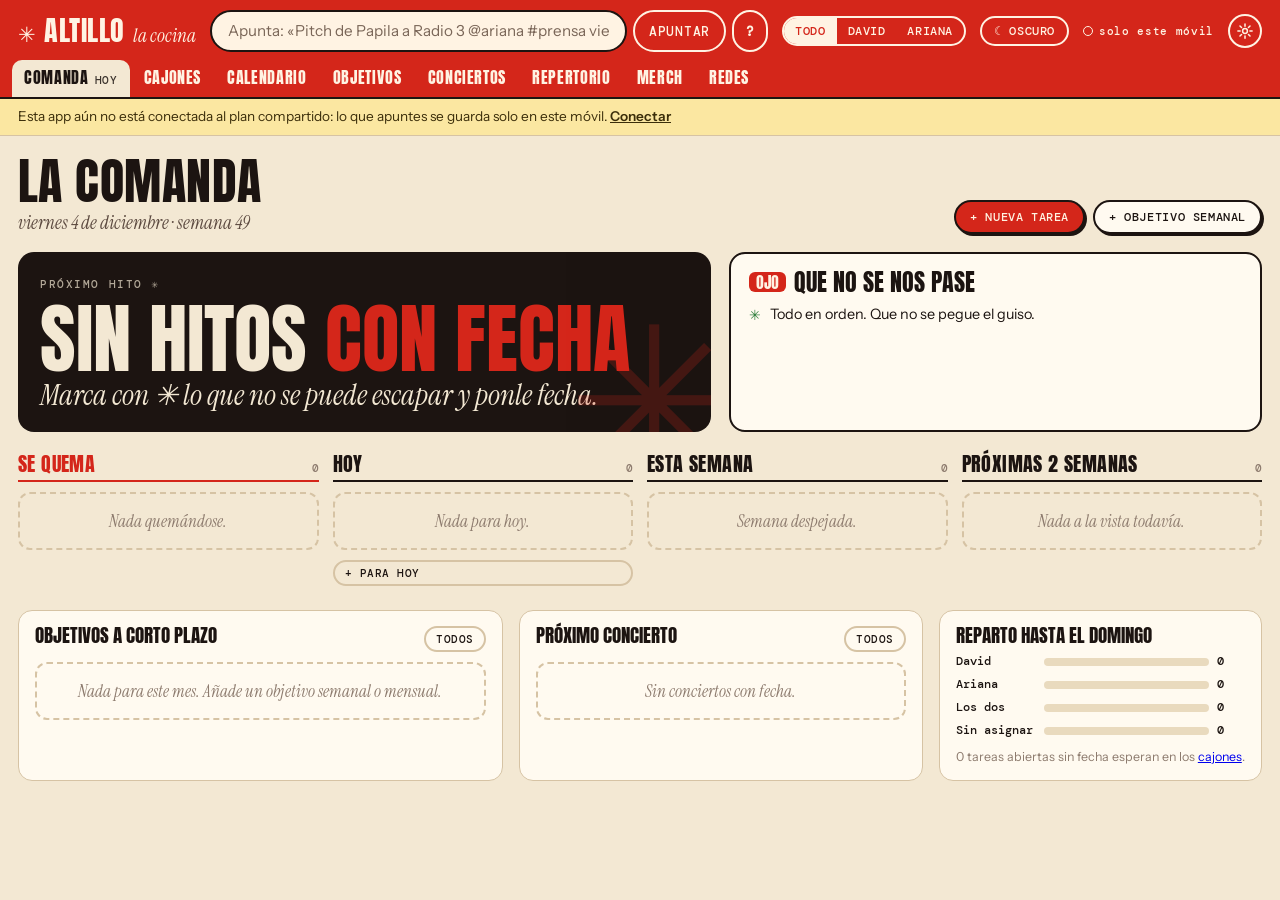
<file: cocina/index.html>
<!doctype html>
<html lang="es">
<head>
<meta charset="utf-8">
<meta name="viewport" content="width=device-width,initial-scale=1,viewport-fit=cover">
<title>La Cocina de Altillo</title>
<meta name="description" content="Tablero interno de ALTILLO: cajones, calendario, objetivos, conciertos y repertorio.">
<meta name="robots" content="noindex,nofollow">
<meta name="theme-color" content="#D4261A">
<meta name="apple-mobile-web-app-capable" content="yes">
<meta name="mobile-web-app-capable" content="yes">
<meta name="apple-mobile-web-app-status-bar-style" content="black-translucent">
<meta name="apple-mobile-web-app-title" content="Cocina">
<link rel="manifest" href="manifest.webmanifest">
<link rel="icon" href="icons/icon.svg" type="image/svg+xml">
<link rel="icon" href="icons/icon-32.png" sizes="32x32" type="image/png">
<link rel="apple-touch-icon" href="icons/apple-touch-icon.png">
<link rel="preconnect" href="https://fonts.googleapis.com">
<link rel="preconnect" href="https://fonts.gstatic.com" crossorigin>
<link rel="stylesheet" href="https://fonts.googleapis.com/css2?family=Anton&family=Instrument+Serif:ital@0;1&family=Instrument+Sans:wght@400;500;600;700&family=DM+Mono:wght@400;500&display=swap">
<style>
/* Layout: banda roja de cabecera (carta del restaurante) + vistas de cocina debajo; las tarjetas son comandas con sombra del color de su cajón. */
:root{
  --paper:#F3E8D3; --paper-2:#E9DABE; --card:#FFFAF0; --ink:#1C1411; --ink-2:#5C4A40; --ink-3:#8D7B6E;
  --rule:#1C1411; --hair:#D6C3A4; --red:#D4261A; --on-red:#FFF3E3; --note:#FBE7A1; --note-ink:#3B2E0A;
  --c1:#D4261A; --c2:#B87700; --c3:#2C49C4; --c4:#5E7016; --c5:#C23F78; --c6:#167C63; --c7:#4A3A31; --on-c:#FFFFFF;
  --ok:#2E7D3B; --shadow:rgba(28,20,17,.16);
  --f-disp:'Anton','Arial Narrow','Helvetica Neue',Impact,sans-serif;
  --f-serif:'Instrument Serif','Times New Roman',Georgia,serif;
  --f-body:'Instrument Sans',system-ui,-apple-system,'Segoe UI',Roboto,sans-serif;
  --f-mono:'DM Mono',ui-monospace,'SFMono-Regular',Menlo,Consolas,monospace;
}
@media (prefers-color-scheme: dark){:root:not([data-theme="light"]){
  --paper:#15100D; --paper-2:#1F1814; --card:#271E19; --ink:#F3E8D3; --ink-2:#CDBBA6; --ink-3:#978574;
  --rule:#E6D7BE; --hair:#3E322A; --red:#E23A2B; --on-red:#FFF3E3; --note:#463B17; --note-ink:#F8E9B4;
  --c1:#F0503F; --c2:#EDB23A; --c3:#8299FF; --c4:#AAC04F; --c5:#F283B4; --c6:#41C19C; --c7:#BCA693;
  --ok:#62C373; --on-c:#15100D; --shadow:rgba(0,0,0,.45); color-scheme:dark;
}}
:root[data-theme="dark"]{
  --paper:#15100D; --paper-2:#1F1814; --card:#271E19; --ink:#F3E8D3; --ink-2:#CDBBA6; --ink-3:#978574;
  --rule:#E6D7BE; --hair:#3E322A; --red:#E23A2B; --on-red:#FFF3E3; --note:#463B17; --note-ink:#F8E9B4;
  --c1:#F0503F; --c2:#EDB23A; --c3:#8299FF; --c4:#AAC04F; --c5:#F283B4; --c6:#41C19C; --c7:#BCA693;
  --ok:#62C373; --on-c:#15100D; --shadow:rgba(0,0,0,.45); color-scheme:dark;
}
*{box-sizing:border-box}
[hidden]{display:none!important}
img{max-width:100%}
html{-webkit-text-size-adjust:100%;-webkit-tap-highlight-color:transparent}
body{background:var(--paper);color:var(--ink);font:15px/1.45 var(--f-body);margin:0;-webkit-font-smoothing:antialiased}
button,input,select,textarea{font:inherit;color:inherit}
button{cursor:pointer}
:focus-visible{outline:2px dashed var(--red);outline-offset:2px}
.vh{position:absolute;width:1px;height:1px;overflow:hidden;clip:rect(0 0 0 0)}
.mono{font-family:var(--f-mono)}
@keyframes spin{to{transform:rotate(360deg)}}
@keyframes pop{from{transform:translateY(8px);opacity:.4}to{transform:none;opacity:1}}

/* ---------- cabecera ---------- */
.top{position:sticky;top:0;padding-top:env(safe-area-inset-top,0px);z-index:30;background:var(--red);color:var(--on-red);border-bottom:2px solid var(--rule)}
.top-row{display:flex;align-items:center;gap:14px;padding:10px 18px 8px;flex-wrap:wrap}
.brand{display:flex;align-items:baseline;gap:8px;color:var(--on-red);text-decoration:none;white-space:nowrap}
.brand b{font:400 1.75rem/1 var(--f-disp);letter-spacing:.02em}
.brand em{font:italic 1.2rem/1 var(--f-serif)}
.ast{display:inline-block;font:400 1.3rem/1 var(--f-disp);animation:spin 18s linear infinite}
.qa{flex:1 1 380px;display:flex;gap:6px;min-width:0}
.qa input{flex:1;min-width:0;background:var(--on-red);color:#1C1411;border:2px solid var(--rule);border-radius:999px;padding:8px 16px;font-size:.95rem}
.qa input::placeholder{color:#7a6658}
.qa button{border:2px solid var(--on-red);background:transparent;color:var(--on-red);border-radius:999px;padding:6px 14px;font:500 .8rem var(--f-mono);letter-spacing:.06em;text-transform:uppercase}
.qa button:hover{background:var(--on-red);color:var(--red)}
.qa .qa-help{width:36px;padding:0;font-weight:700}
.whos{display:flex;border:2px solid var(--on-red);border-radius:999px;overflow:hidden}
.whos button{border:0;background:transparent;color:var(--on-red);padding:5px 11px;font:500 .74rem var(--f-mono);letter-spacing:.05em;text-transform:uppercase}
.whos button[aria-pressed="true"]{background:var(--on-red);color:var(--red)}
.themebtn{border:2px solid var(--on-red);background:transparent;color:var(--on-red);border-radius:999px;padding:5px 12px;font:500 .74rem var(--f-mono);letter-spacing:.05em;text-transform:uppercase;white-space:nowrap}
.themebtn:hover{background:var(--on-red);color:var(--red)}
.sync{display:inline-flex;align-items:center;gap:6px;color:var(--on-red);text-decoration:none;font:500 .7rem var(--f-mono);letter-spacing:.06em;white-space:nowrap}
.sync i{width:10px;height:10px;border-radius:50%;background:#7DDB8A;border:1.5px solid var(--on-red);flex:0 0 auto}
.sync.busy i{background:#F7C64B;animation:pulse 1s infinite}.sync.off i{background:transparent}.sync.bad i{background:#1C1411}
@keyframes pulse{50%{opacity:.3}}
.gear{display:grid;place-items:center;width:34px;height:34px;border:2px solid var(--on-red);border-radius:50%;color:var(--on-red)}
.gear:hover,.gear[aria-current="page"]{background:var(--on-red);color:var(--red)}
.gear svg{width:18px;height:18px}
.banner a{color:inherit;font-weight:600}
.bnav{display:none}
.fab{display:none}
.settings{display:grid;grid-template-columns:repeat(2,minmax(0,1fr));gap:16px}
.settings .wide{grid-column:1/-1}
.settings p{margin:8px 0 0}
.row-btns{display:flex;gap:8px;flex-wrap:wrap;margin-top:4px}
.cfg{display:flex;flex-direction:column;gap:12px;margin-top:10px}
.howto{margin:8px 0;padding-left:20px;display:flex;flex-direction:column;gap:6px;font-size:.92rem}
details summary{cursor:pointer;font:500 .74rem var(--f-mono);letter-spacing:.06em;text-transform:uppercase;margin-top:12px;color:var(--ink-2)}
.st.bad{background:var(--red);color:var(--on-red);border-color:var(--red)}
.fslot img{border-radius:6px;max-height:240px;object-fit:contain}
.file-mini{display:flex;flex-direction:column;gap:4px}
.qa-prev{padding:0 18px 8px;display:flex;flex-wrap:wrap;gap:6px;font:500 .72rem var(--f-mono)}
.qa-prev span{background:rgba(255,243,227,.18);border:1px solid rgba(255,243,227,.5);border-radius:999px;padding:2px 9px}
.tabs{display:flex;gap:2px;padding:0 12px;overflow-x:auto;scrollbar-width:none}
.tabs::-webkit-scrollbar{display:none}
.tabs a{flex:0 0 auto;color:var(--on-red);text-decoration:none;font:400 1.02rem/1 var(--f-disp);letter-spacing:.04em;text-transform:uppercase;padding:9px 12px 10px;border-radius:10px 10px 0 0;display:flex;gap:6px;align-items:baseline}
.tabs a small{font:500 .66rem var(--f-mono);opacity:.85}
.tabs a:hover{background:rgba(255,243,227,.14)}
.tabs a[aria-current="page"]{background:var(--paper);color:var(--ink)}
.banner{background:var(--note);color:var(--note-ink);padding:8px 18px;font-size:.85rem;border-bottom:1px solid var(--hair)}

/* ---------- vista ---------- */
main{padding-block:22px 80px;padding-inline:18px;max-width:1500px;margin:0 auto}
.vhd{display:flex;flex-wrap:wrap;align-items:flex-end;justify-content:space-between;gap:12px 20px;margin-bottom:18px}
.vhd h1{font:400 clamp(2rem,5vw,3.1rem)/.95 var(--f-disp);text-transform:uppercase;letter-spacing:.01em;margin:0;text-wrap:balance}
.vhd p{margin:6px 0 0;font:italic 1.2rem/1.2 var(--f-serif);color:var(--ink-2)}
.vhd-act{display:flex;gap:8px;flex-wrap:wrap;align-items:center}
.btn{display:inline-flex;align-items:center;gap:6px;border:2px solid var(--rule);background:var(--card);color:var(--ink);border-radius:999px;padding:7px 14px;font:500 .76rem var(--f-mono);letter-spacing:.05em;text-transform:uppercase;box-shadow:2px 2px 0 var(--rule);transition:transform .12s,box-shadow .12s;text-decoration:none}
.btn:hover{transform:translate(-1px,-1px);box-shadow:3px 3px 0 var(--rule)}
.btn:active{transform:translate(1px,1px);box-shadow:1px 1px 0 var(--rule)}
.btn.red{background:var(--red);color:var(--on-red)}
.btn.sm{padding:4px 10px;font-size:.68rem;box-shadow:none}
.btn.ghost{box-shadow:none;border-color:var(--hair);background:transparent}
.seg{display:inline-flex;border:2px solid var(--rule);border-radius:999px;overflow:hidden;background:var(--card)}
.seg button{border:0;background:transparent;padding:6px 12px;font:500 .72rem var(--f-mono);letter-spacing:.05em;text-transform:uppercase;color:var(--ink-2)}
.seg button[aria-pressed="true"]{background:var(--ink);color:var(--paper)}
.empty{border:2px dashed var(--hair);border-radius:12px;padding:16px;color:var(--ink-3);font:italic 1.05rem var(--f-serif);text-align:center}
.lbl{font:500 .68rem var(--f-mono);letter-spacing:.12em;text-transform:uppercase;color:var(--ink-3)}
.loading{display:grid;place-items:center;min-height:50vh;text-align:center}
.loading b{font:400 2.4rem var(--f-disp);text-transform:uppercase;display:block}
.loading .ast{color:var(--red);font-size:3rem}

/* ---------- comandas (tarjetas) ---------- */
.tk{--c:var(--c7);position:relative;background:var(--card);border:1.5px solid var(--rule);border-radius:10px;padding:9px 11px 9px;box-shadow:4px 4px 0 var(--c);cursor:pointer;animation:pop .25s ease both;transition:transform .14s,box-shadow .14s;min-width:0}
.tk:hover{transform:translate(-1px,-2px);box-shadow:5px 6px 0 var(--c)}
.tk.dragging{opacity:.4}
.tk-top{display:flex;align-items:center;gap:6px;margin-bottom:4px}
.tk-check{flex:0 0 auto;width:20px;height:20px;border-radius:50%;border:2px solid var(--rule);background:transparent;padding:0;display:grid;place-items:center;font-size:.7rem;line-height:1}
.tk-check:hover{background:color-mix(in srgb,var(--ok) 25%,transparent)}
.code{font:500 .62rem var(--f-mono);letter-spacing:.1em;border:1px solid var(--ink-3);color:var(--ink-2);border-radius:4px;padding:1px 5px}
.hito{font:500 .62rem var(--f-mono);letter-spacing:.08em;text-transform:uppercase;background:var(--red);color:var(--on-red);border-radius:4px;padding:2px 6px}
.sp{flex:1}
.due{font:500 .66rem var(--f-mono);white-space:nowrap;border-radius:999px;padding:2px 8px;background:var(--paper-2);color:var(--ink-2)}
.due.over{background:var(--red);color:var(--on-red)}
.due.today{background:var(--ink);color:var(--paper)}
.due.soon{background:color-mix(in srgb,var(--c2) 30%,var(--card));color:var(--ink)}
.wb{flex:0 0 auto;min-width:22px;height:22px;border-radius:999px;display:grid;place-items:center;font:500 .62rem var(--f-mono);padding:0 5px;border:1.5px solid var(--rule)}
.wb.D{background:var(--c3);color:var(--on-c);border-color:var(--c3)}
.wb.A{background:var(--c5);color:var(--on-c);border-color:var(--c5)}
.wb.DA{background:linear-gradient(90deg,var(--c3) 50%,var(--c5) 50%);color:var(--on-c);border-color:transparent}
.wb.none{border-style:dashed;color:var(--ink-3)}
.tk h4{margin:0;font:600 .98rem/1.3 var(--f-body);overflow-wrap:anywhere}
.tk.is-hito h4{font:400 1.25rem/1.15 var(--f-serif)}
.tk.is-done{opacity:.55}
.tk.is-done h4{text-decoration:line-through}
.tk.is-done .tk-check{background:var(--ok);border-color:var(--ok);color:var(--on-c)}
.tk.is-note{background:var(--note);color:var(--note-ink);transform:rotate(-.6deg);border-color:color-mix(in srgb,var(--note-ink) 40%,transparent)}
.tk.is-note:nth-child(even){transform:rotate(.7deg)}
.tk.is-note h4{font:italic 1.15rem/1.25 var(--f-serif)}
.tk-meta{display:flex;flex-wrap:wrap;gap:5px;margin-top:6px;font:500 .64rem var(--f-mono);color:var(--ink-3)}
.tk-meta span{white-space:nowrap;max-width:100%;overflow:hidden;text-overflow:ellipsis}
.stks{display:flex;flex-wrap:wrap;gap:5px;margin-top:6px}
.stk{--s:var(--c1);display:inline-block;font:600 .62rem/1 var(--f-body);letter-spacing:.02em;text-transform:uppercase;padding:4px 7px 3px;border-radius:3px;background:color-mix(in srgb,var(--s) 22%,var(--card));border:1.5px solid var(--s);color:var(--ink);transform:rotate(-2deg);box-shadow:1px 1px 0 var(--shadow)}
.stk:nth-child(even){transform:rotate(1.5deg)}
button.stk{cursor:pointer}
button.stk[aria-pressed="false"]{opacity:.45;transform:none;box-shadow:none}
.chip{display:inline-flex;align-items:center;gap:5px;font:500 .68rem var(--f-mono);border:1.5px solid var(--hair);border-radius:999px;padding:2px 9px;background:var(--card);color:var(--ink-2);white-space:nowrap}
.dot{width:9px;height:9px;border-radius:50%;background:var(--c);display:inline-block;flex:0 0 auto}

/* ---------- comanda (hoy) ---------- */
.hero{display:grid;grid-template-columns:minmax(0,1.3fr) minmax(0,1fr);gap:18px;margin-bottom:22px}
.count-card{background:var(--ink);color:var(--paper);border-radius:16px;padding:20px 22px;position:relative;overflow:hidden;min-width:0}
.count-card .k{font:500 .7rem var(--f-mono);letter-spacing:.14em;text-transform:uppercase;color:color-mix(in srgb,var(--paper) 70%,transparent)}
.count-card .big{font:400 clamp(2.6rem,7vw,4.8rem)/.9 var(--f-disp);text-transform:uppercase;margin:10px 0 6px;color:var(--paper)}
.count-card .big b{color:var(--red);font-weight:400}
.count-card .what{font:italic clamp(1.3rem,2.6vw,1.8rem)/1.15 var(--f-serif);text-wrap:balance}
.count-card .next{margin-top:14px;display:flex;flex-direction:column;gap:4px;font:500 .74rem var(--f-mono)}
.count-card .next button{all:unset;cursor:pointer;display:flex;gap:10px;color:color-mix(in srgb,var(--paper) 85%,transparent)}
.count-card .next button:hover{color:var(--paper);text-decoration:underline}
.count-card .next i{font-style:normal;min-width:64px;color:var(--red)}
.count-card .bigast{position:absolute;right:-30px;bottom:-60px;font:400 13rem/1 var(--f-disp);color:var(--red);opacity:.22;animation:spin 60s linear infinite;pointer-events:none}
.ojo{background:var(--card);border:2px solid var(--rule);border-radius:16px;padding:16px 18px;min-width:0}
.ojo h2{font:400 1.5rem/1 var(--f-disp);text-transform:uppercase;margin:0 0 10px;display:flex;align-items:center;gap:8px}
.ojo h2 span{background:var(--red);color:var(--on-red);border-radius:6px;padding:2px 7px;font-size:1rem}
.ojo ul{list-style:none;margin:0;padding:0;display:flex;flex-direction:column;gap:7px}
.ojo li{display:flex;gap:9px;align-items:flex-start;font-size:.9rem}
.ojo li::before{content:"✳";color:var(--red);font-family:var(--f-disp);flex:0 0 auto}
.ojo li.fine::before{color:var(--ok)}
.ojo .rlk{all:unset;cursor:pointer;text-decoration:underline;text-decoration-color:var(--hair);text-underline-offset:2px}
.ojo .rlk:hover{text-decoration-color:var(--red)}
.lanes{display:grid;grid-template-columns:repeat(4,minmax(0,1fr));gap:14px;margin-bottom:24px}
.lane{min-width:0;display:flex;flex-direction:column;gap:10px}
.lane-h{display:flex;align-items:baseline;gap:8px;border-bottom:2px solid var(--rule);padding-bottom:5px}
.lane-h h3{margin:0;font:400 1.25rem/1 var(--f-disp);text-transform:uppercase;letter-spacing:.02em}
.lane-h .n{margin-left:auto;font:500 .7rem var(--f-mono);color:var(--ink-3)}
.lane.fire .lane-h{border-color:var(--red)}
.lane.fire .lane-h h3{color:var(--red)}
.row3{display:grid;grid-template-columns:minmax(0,1.2fr) minmax(0,1fr) minmax(0,.8fr);gap:16px}
.panel{background:var(--card);border:1.5px solid var(--hair);border-radius:14px;padding:14px 16px;min-width:0}
.panel>h3{margin:0 0 10px;font:400 1.2rem/1 var(--f-disp);text-transform:uppercase;display:flex;gap:8px;align-items:baseline}
.panel>h3 a,.panel>h3 button{margin-left:auto}
.bar{height:8px;border-radius:99px;background:var(--paper-2);overflow:hidden}
.bar i{display:block;height:100%;background:var(--c,var(--red));border-radius:99px}
.mini-goal{display:flex;flex-direction:column;gap:5px;padding:8px 0;border-bottom:1px dashed var(--hair);cursor:pointer}
.mini-goal:last-child{border:0}
.mini-goal b{font:600 .92rem var(--f-body)}
.mini-goal .mono{font-size:.68rem;color:var(--ink-3)}
.split{display:flex;flex-direction:column;gap:8px}
.split div{display:grid;grid-template-columns:80px 1fr 28px;align-items:center;gap:8px;font:500 .72rem var(--f-mono)}

/* ---------- cajones ---------- */
.toolbar{display:flex;flex-wrap:wrap;gap:8px;align-items:center;margin-bottom:14px}
.board{display:flex;gap:16px;overflow-x:auto;padding:4px 4px 20px;align-items:flex-start;scroll-snap-type:x proximity}
.caj{--c:var(--c7);flex:0 0 300px;max-width:84vw;background:color-mix(in srgb,var(--c) 7%,var(--paper));border:2px solid var(--rule);border-radius:14px;display:flex;flex-direction:column;scroll-snap-align:start}
.caj.over{outline:3px dashed var(--c);outline-offset:3px}
.caj-h{display:flex;align-items:center;gap:7px;padding:12px 12px 10px;border-bottom:2px solid var(--rule);background:var(--c);color:var(--on-c);border-radius:11px 11px 0 0;position:relative}
.caj-h::after{content:"";position:absolute;left:50%;bottom:-7px;width:56px;height:12px;margin-left:-28px;background:var(--card);border:2px solid var(--rule);border-radius:999px}
.caj-h h3{margin:0;font:400 1.25rem/1 var(--f-disp);text-transform:uppercase;letter-spacing:.02em;flex:1;min-width:0;overflow-wrap:anywhere}
.caj-h .n{font:500 .7rem var(--f-mono);background:color-mix(in srgb,var(--on-c) 22%,transparent);border-radius:99px;padding:2px 8px}
.caj-h button{border:0;background:color-mix(in srgb,var(--on-c) 18%,transparent);color:var(--on-c);border-radius:6px;width:26px;height:26px;padding:0;font-size:.8rem}
.caj-h button:hover{background:color-mix(in srgb,var(--on-c) 35%,transparent)}
.caj-list{display:flex;flex-direction:column;gap:11px;padding:18px 12px 8px;min-height:80px}
.add-in{padding:4px 12px 12px}
.add-in input{width:100%;border:1.5px dashed var(--ink-3);background:transparent;border-radius:8px;padding:8px 10px;font-size:.88rem}
.add-in input:focus{border-style:solid;background:var(--card);outline:none;border-color:var(--rule)}
.done-tg{all:unset;cursor:pointer;margin:0 12px 12px;font:500 .68rem var(--f-mono);color:var(--ink-3);letter-spacing:.06em;text-transform:uppercase}
.caj-new{flex:0 0 220px;min-height:160px;border:2px dashed var(--ink-3);border-radius:14px;background:transparent;display:grid;place-items:center;font:400 1.2rem var(--f-disp);text-transform:uppercase;color:var(--ink-2)}
.caj-new:hover{border-color:var(--red);color:var(--red)}

/* ---------- calendario ---------- */
.cal-nav{display:flex;align-items:center;gap:8px}
.cal-nav h2{margin:0 6px;font:400 1.6rem/1 var(--f-disp);text-transform:uppercase;min-width:9ch;text-align:center}
.month{display:grid;grid-template-columns:repeat(7,minmax(0,1fr));border:2px solid var(--rule);border-radius:14px;overflow:hidden;background:var(--hair);gap:1.5px}
.month .dh{background:var(--ink);color:var(--paper);font:500 .68rem var(--f-mono);letter-spacing:.1em;text-transform:uppercase;padding:6px 8px}
.day{background:var(--card);min-height:112px;padding:6px;display:flex;flex-direction:column;gap:4px;cursor:pointer;min-width:0}
.day.out{background:var(--paper-2);color:var(--ink-3)}
.day.is-today .dn{background:var(--red);color:var(--on-red)}
.day.sel{box-shadow:inset 0 0 0 3px var(--ink)}
.day.over{box-shadow:inset 0 0 0 3px var(--red)}
.dn{font:500 .78rem var(--f-mono);align-self:flex-start;border-radius:99px;padding:1px 7px}
.ev{--c:var(--c7);font:500 .72rem/1.25 var(--f-body);background:color-mix(in srgb,var(--c) 18%,var(--card));border-left:3px solid var(--c);border-radius:4px;padding:2px 5px;white-space:nowrap;overflow:hidden;text-overflow:ellipsis}
.ev.hito{background:var(--red);color:var(--on-red);border-color:var(--ink)}
.ev.gig{background:var(--ink);color:var(--paper);border-color:var(--red)}
.ev.goal{background:transparent;border:1px dashed var(--ink-3);border-left:3px solid var(--ink-3);color:var(--ink-2)}
.ev.done{opacity:.45;text-decoration:line-through}
.ev.more{background:transparent;border:0;color:var(--ink-3);font-family:var(--f-mono)}
.daypanel{margin-top:16px;display:grid;grid-template-columns:minmax(0,1fr);gap:10px}
.daypanel .list{display:grid;grid-template-columns:repeat(auto-fill,minmax(250px,1fr));gap:12px}
.map-wrap{border:2px solid var(--rule);border-radius:14px;background:var(--card);overflow-x:auto;position:relative}
.map{position:relative}
.mhead,.mrow{display:flex}
.mlab{position:sticky;left:0;z-index:3;flex:0 0 130px;background:var(--card);border-right:2px solid var(--rule);padding:8px 10px;font:400 .95rem/1.1 var(--f-disp);text-transform:uppercase;display:flex;align-items:center;gap:6px}
.mtrack{position:relative;flex:0 0 auto;border-bottom:1px solid var(--hair)}
.mhead .mtrack{height:56px;border-bottom:2px solid var(--rule)}
.mrow .mtrack{height:78px}
.mm{position:absolute;top:0;height:30px;border-left:1px solid var(--hair);padding:6px 6px;font:500 .68rem var(--f-mono);letter-spacing:.1em;text-transform:uppercase;color:var(--ink-2)}
.mgrid{position:absolute;top:0;bottom:0;border-left:1px solid var(--hair);opacity:.6}
.hz{position:absolute;top:32px;height:20px;border-radius:5px;font:500 .62rem/20px var(--f-mono);letter-spacing:.06em;text-transform:uppercase;padding:0 7px;white-space:nowrap;overflow:hidden;color:var(--on-c)}
.hz.c{background:var(--red)} .hz.m{background:var(--c2)} .hz.l{background:var(--c3)}
.tline{position:absolute;top:0;bottom:0;width:2px;background:var(--red);z-index:1}
.mk{--c:var(--c7);position:absolute;z-index:2;border:0;padding:0;background:none}
.mk.dot{width:12px;height:12px;border-radius:50%;background:var(--c);border:1.5px solid var(--rule);top:58px;margin-left:-6px}
.mk.dot.done{opacity:.35}
.mk.lab{display:flex;align-items:center;gap:5px;height:20px;margin-left:-7px;font:600 .72rem/1 var(--f-body);white-space:nowrap;max-width:200px;color:var(--ink)}
.mk.lab b{flex:0 0 auto;width:14px;height:14px;display:grid;place-items:center;background:var(--c);color:var(--on-c);border:1.5px solid var(--rule);transform:rotate(45deg);border-radius:2px;font:400 .55rem var(--f-disp)}
.mk.lab span{overflow:hidden;text-overflow:ellipsis;background:color-mix(in srgb,var(--card) 88%,transparent);padding:1px 4px;border-radius:3px}
.mk.lab.mk-gig b{border-radius:50%;transform:none;background:var(--ink)}
.map-wrap .mk.lab{cursor:grab;touch-action:none;user-select:none;-webkit-user-select:none}
.mk.mk-goal{height:24px;margin-left:-8px;padding:0 10px 0 3px;gap:6px;background:var(--card);border:1.5px solid var(--rule);border-radius:99px;box-shadow:2px 2px 0 var(--rule)}
.mk.mk-goal b{width:16px;height:16px;transform:none;border-radius:50%;font:400 .7rem/1 var(--f-body);color:var(--on-c)}
.mk.mk-goal span{background:none;padding:0;font-weight:600}
.mk.mk-goal small{flex:0 0 auto;font:500 .6rem var(--f-mono);color:var(--ink-2);background:var(--paper);border-radius:99px;padding:2px 6px}
.mk.mk-goal.done{opacity:.55} .mk.mk-goal.done span{text-decoration:line-through}
.mk.mk-goal:hover{box-shadow:3px 3px 0 var(--red)}
.mk.lab.dragging{cursor:grabbing;z-index:30;transform:translateY(-2px)}
.mk.lab.dragging span{background:var(--card);box-shadow:3px 3px 0 var(--red)}
.mk.mk-goal.dragging{box-shadow:4px 4px 0 var(--red)}
.mk.mk-goal.dragging span{box-shadow:none}
.mk.lab.dragging::after,.gchip.ghost::after{content:attr(data-tip);position:absolute;left:0;top:calc(100% + 6px);background:var(--ink);color:var(--paper);font:500 .66rem/1 var(--f-mono);letter-spacing:.04em;padding:4px 8px;border-radius:5px;white-space:nowrap;pointer-events:none}
.gtray{display:flex;flex-wrap:wrap;align-items:center;gap:8px;margin:0 0 10px;padding:9px 12px;border:2px dashed var(--rule);border-radius:12px;background:var(--card)}
.gtray .lbl{font:500 .66rem var(--f-mono);letter-spacing:.08em;text-transform:uppercase;color:var(--ink-2);margin-right:4px}
.gchip{--c:var(--c7);display:inline-flex;align-items:center;gap:6px;max-width:260px;padding:4px 11px 4px 4px;border:1.5px solid var(--rule);border-radius:99px;background:var(--paper);color:var(--ink);font:600 .74rem/1 var(--f-body);cursor:grab;touch-action:none;user-select:none;-webkit-user-select:none}
.gchip b{flex:0 0 auto;width:16px;height:16px;border-radius:50%;display:grid;place-items:center;background:var(--c);color:var(--on-c);font:400 .7rem/1 var(--f-body)}
.gchip span{overflow:hidden;text-overflow:ellipsis;white-space:nowrap}
.gchip small{font:500 .62rem var(--f-mono);color:var(--ink-3);white-space:nowrap}
.gchip.dragging{opacity:.35}
.gchip.ghost{position:fixed;z-index:99999;pointer-events:none;box-shadow:4px 4px 0 var(--red);opacity:1;margin:0}
.mbar{position:absolute;height:5px;border-radius:99px;background:var(--c);opacity:.55;z-index:1}
.mbar.gb{height:6px;opacity:.7}
.mh{position:absolute;width:11px;height:15px;z-index:3;cursor:ew-resize;touch-action:none;border-radius:4px;background:var(--c);border:1.5px solid var(--rule);box-shadow:1px 1px 0 var(--rule)}
.mh:hover,.mh.on{background:var(--red)}
.mh.gh{background:var(--card);border-style:dashed;opacity:.8}
.ztip{position:fixed;z-index:80;pointer-events:none;background:var(--ink);color:var(--paper);font:500 .72rem var(--f-mono);padding:4px 8px;border-radius:8px;white-space:nowrap}
.mk.mk-task{height:18px;margin-left:-5px;gap:5px;font:500 .68rem/1 var(--f-body)}
.mk.mk-task b{width:10px;height:10px;transform:none;border-radius:50%;background:var(--c);border:1.5px solid var(--rule)}
.mk.mk-task span{background:none;padding:0}
.mk.mk-task.done{opacity:.5} .mk.mk-task.done span{text-decoration:line-through}
.mk.mk-task:hover span,.mk.lab:hover span{text-decoration:underline}


/* ---------- merch ---------- */
.mmesa{position:relative;min-height:440px}
.prod{--c:var(--c7);position:absolute;width:300px;background:var(--card);border:2px solid var(--rule);border-radius:14px;box-shadow:4px 5px 0 var(--shadow);display:flex;flex-direction:column;transition:box-shadow .15s}
.prod.lifting{box-shadow:8px 10px 0 var(--shadow);z-index:99998!important}
.prod.hid{visibility:hidden}
.prod-h{display:flex;align-items:center;gap:10px;padding:10px 10px 10px 12px;background:var(--c);color:var(--on-c);border-bottom:2px solid var(--rule);border-radius:12px 12px 0 0;cursor:grab;user-select:none;touch-action:none}
.mmesa.list .prod-h{cursor:default;touch-action:auto}
.prod-h .pi{flex:0 0 auto;display:grid;place-items:center;width:52px;height:36px;border:2px solid currentColor;border-radius:8px;background:color-mix(in srgb,var(--on-c) 14%,transparent)}
.prod-h .pi svg{width:40px;height:26px}
.prod-h h3{margin:0;flex:1;min-width:0;font:400 1.2rem/1 var(--f-disp);text-transform:uppercase;letter-spacing:.02em;overflow-wrap:anywhere}
.prod-h button{border:0;background:color-mix(in srgb,var(--on-c) 18%,transparent);color:var(--on-c);border-radius:6px;width:28px;height:28px;padding:0;font-size:.85rem;cursor:pointer}
.prod-h button:hover{background:color-mix(in srgb,var(--on-c) 35%,transparent)}
.pst{display:inline-block;font:500 .6rem var(--f-mono);letter-spacing:.08em;text-transform:uppercase;border:1.5px solid currentColor;border-radius:99px;padding:2px 8px;white-space:nowrap}
.prod-b{padding:12px 14px;display:flex;flex-direction:column;gap:10px}
.stock{display:grid;grid-template-columns:auto 1fr;gap:0 12px;align-items:end}
.stock b{font:400 3rem/.9 var(--f-disp);color:var(--ink)}
.stock b.low{color:var(--red)}
.stock span{font:500 .68rem var(--f-mono);letter-spacing:.1em;text-transform:uppercase;color:var(--ink-2);padding-bottom:3px}
.stock .bar{grid-column:1 / -1;margin-top:8px;display:block;height:9px;border:1.5px solid var(--rule);border-radius:99px;background:var(--paper);overflow:hidden}
.stock .bar u{display:block;height:100%;background:var(--c)}
.stock small{grid-column:1 / -1;margin-top:5px;font:500 .64rem var(--f-mono);color:var(--ink-3)}
.lots{list-style:none;margin:0;padding:0;display:flex;flex-direction:column}
.lots li{display:grid;grid-template-columns:minmax(0,1fr) auto auto;gap:8px;align-items:center;padding:6px 0;border-top:1px solid var(--hair);font-size:.8rem}
.lots .ln{overflow:hidden;text-overflow:ellipsis;white-space:nowrap;font-weight:600}
.lots .lc{font:500 .72rem var(--f-mono);color:var(--ink-2);white-space:nowrap}
.lots .sell{display:flex;gap:4px}
.lots .sell button{border:1.5px solid var(--rule);background:var(--paper);color:var(--ink);border-radius:99px;padding:2px 9px;font:500 .66rem var(--f-mono);cursor:pointer;text-transform:uppercase}
.lots .sell button:hover:not(:disabled){background:var(--c);color:var(--on-c)}
.lots .sell button:disabled{opacity:.35;cursor:default}
.prod-f{display:flex;align-items:center;justify-content:space-between;gap:8px;flex-wrap:wrap;padding:10px 14px;border-top:1.5px dashed var(--hair)}
.prod-f .price{font:400 1.2rem var(--f-disp)}
.prod-empty{font:italic 1rem var(--f-serif);color:var(--ink-3)}
.mmesa.list{display:grid;grid-template-columns:repeat(auto-fill,minmax(280px,1fr));gap:18px;min-height:0}
.mmesa.list .prod{position:relative;width:auto;left:auto!important;top:auto!important}
.mm-sum{display:flex;flex-wrap:wrap;gap:10px;margin:0 0 14px}
.mm-sum .chip b{font-weight:700;color:var(--ink)}
.env-h{display:flex;flex-wrap:wrap;align-items:flex-end;justify-content:space-between;gap:10px;margin:34px 0 12px}
.env-h h2{margin:0;font:400 clamp(1.6rem,3.6vw,2.3rem)/1 var(--f-disp);text-transform:uppercase}
.env-h p{margin:4px 0 0;font:italic 1.05rem var(--f-serif);color:var(--ink-2)}
.env-grid{display:grid;grid-template-columns:repeat(3,minmax(0,1fr));gap:16px}
@media (max-width:900px){.env-grid{grid-template-columns:minmax(0,1fr)}}
.env-col{min-width:0;display:flex;flex-direction:column;gap:10px}
.env-col>h3{margin:0;font:500 .7rem var(--f-mono);letter-spacing:.12em;text-transform:uppercase;color:var(--ink-2);display:flex;gap:8px;align-items:center}
.env{background:var(--card);border:2px solid var(--rule);border-radius:12px;padding:11px 13px;display:flex;flex-direction:column;gap:7px;cursor:pointer;box-shadow:3px 3px 0 var(--shadow);min-width:0}
.env:hover{transform:translate(-1px,-1px)}
.env.sent{opacity:.6;box-shadow:none}
.env h4{margin:0;font:400 1.3rem/1.1 var(--f-serif);overflow-wrap:anywhere}
.env .ln{display:flex;flex-wrap:wrap;gap:5px}
.env .ln span{font:500 .68rem var(--f-mono);border:1.5px solid var(--hair);border-radius:99px;padding:2px 8px;background:var(--paper)}
.env .nt{font-size:.8rem;color:var(--ink-2);white-space:pre-wrap;overflow-wrap:anywhere}
.env .er{display:flex;gap:8px;align-items:center;justify-content:space-between}
.vgrps{display:grid;grid-template-columns:repeat(auto-fill,minmax(250px,1fr));gap:12px;margin-bottom:14px}
.vgrp{display:flex;gap:12px;align-items:center;background:var(--card);border:2px solid var(--rule);border-radius:12px;padding:10px 14px;box-shadow:3px 3px 0 var(--shadow)}
.vgrp b{font:400 2.2rem/1 var(--f-disp);color:var(--red)}
.vgrp span{display:flex;flex-direction:column;gap:3px;min-width:0}
.vgrp strong{font:600 .9rem var(--f-body);overflow-wrap:anywhere}
.vgrp small{font:500 .68rem var(--f-mono);color:var(--ink-2);overflow-wrap:anywhere}
.vlist{display:flex;flex-direction:column;background:var(--card);border:2px solid var(--rule);border-radius:12px;overflow:hidden}
.vta{display:grid;grid-template-columns:76px minmax(0,1.1fr) minmax(0,1fr) minmax(0,1fr);gap:10px;align-items:center;padding:9px 14px;border-top:1px solid var(--hair);cursor:pointer;font-size:.86rem}
.vta:first-child{border-top:0}
.vta:hover{background:var(--paper)}
.vta .d{font:500 .7rem var(--f-mono);color:var(--ink-2)}
.vta .q{font-weight:700}
.vta .b i{color:var(--ink-3)}
.vta span{min-width:0;overflow:hidden;text-overflow:ellipsis;white-space:nowrap}
@media (max-width:640px){.vta{grid-template-columns:70px minmax(0,1fr);row-gap:2px}.vta .w,.vta .b{grid-column:2}}
.qty{display:grid;grid-template-columns:minmax(0,1fr) 84px;gap:10px;align-items:center}
.qty span{font-weight:600;font-size:.9rem}
.lot-r{display:grid;grid-template-columns:minmax(0,1fr) 70px 70px 28px;gap:6px;align-items:center}
.lot-r.h{font:500 .6rem var(--f-mono);letter-spacing:.1em;text-transform:uppercase;color:var(--ink-3)}
.lot-r .x{border:0;background:none;color:var(--ink-3);font-size:1.1rem;cursor:pointer}

/* ---------- objetivos ---------- */
.bands{display:grid;grid-template-columns:repeat(3,minmax(0,1fr));gap:16px}
.band{min-width:0;display:flex;flex-direction:column;gap:12px}
.band-h{border-radius:12px;padding:12px 14px;color:var(--on-c)}
.band-h h2{margin:0;font:400 1.6rem/1 var(--f-disp);text-transform:uppercase}
.band-h p{margin:4px 0 0;font:italic 1.05rem var(--f-serif);opacity:.92}
.band.c .band-h{background:var(--red)} .band.m .band-h{background:var(--c2)} .band.l .band-h{background:var(--c3)}
.goal{background:var(--card);border:2px solid var(--rule);border-radius:14px;padding:13px 14px;display:flex;flex-direction:column;gap:9px;min-width:0}
.goal.done{opacity:.6}
.goal-top{display:flex;align-items:center;gap:8px;flex-wrap:wrap}
.goal h3{margin:0;font:400 1.35rem/1.15 var(--f-serif);cursor:pointer;overflow-wrap:anywhere}
.goal.done h3{text-decoration:line-through}
.goal ul{list-style:none;margin:0;padding:0;display:flex;flex-direction:column;gap:4px}
.goal li{display:flex;align-items:center;gap:7px;font-size:.86rem;min-width:0}
.goal li button.t{all:unset;cursor:pointer;flex:1;min-width:0;overflow:hidden;text-overflow:ellipsis;white-space:nowrap}
.goal li.d button.t{text-decoration:line-through;opacity:.55}
.goal .add-in{padding:0}
.ptag{font:500 .62rem var(--f-mono);letter-spacing:.1em;text-transform:uppercase;border:1.5px solid var(--rule);border-radius:4px;padding:1px 6px}

/* ---------- conciertos ---------- */
.gigs{display:flex;flex-direction:column;gap:16px}
.gig{display:grid;grid-template-columns:110px minmax(0,1fr) minmax(0,1fr);background:var(--card);border:2px solid var(--rule);border-radius:16px;overflow:hidden;box-shadow:5px 5px 0 var(--rule)}
.gig.past{opacity:.6;box-shadow:none}
.gdate{background:var(--ink);color:var(--paper);display:flex;flex-direction:column;align-items:center;justify-content:center;padding:14px 8px;text-align:center;gap:2px}
.gdate b{font:400 3rem/1 var(--f-disp)}
.gdate span{font:500 .7rem var(--f-mono);letter-spacing:.14em;text-transform:uppercase}
.gdate em{font:italic .95rem var(--f-serif);color:var(--red)}
.gmain{padding:14px 16px;display:flex;flex-direction:column;gap:8px;min-width:0}
.gmain h3{margin:0;font:400 1.7rem/1 var(--f-disp);text-transform:uppercase;cursor:pointer;overflow-wrap:anywhere}
.gmain .where{font:italic 1.1rem var(--f-serif);color:var(--ink-2)}
.gside{padding:14px 16px;border-left:1.5px dashed var(--hair);display:flex;flex-direction:column;gap:8px;min-width:0}
.st{font:500 .64rem var(--f-mono);letter-spacing:.08em;text-transform:uppercase;border-radius:999px;padding:2px 9px;border:1.5px solid var(--rule)}
.st.confirmada{background:var(--ok);color:var(--on-c);border-color:var(--ok)}
.st.tentativa{background:var(--c2);color:var(--on-c);border-color:var(--c2)}
.st.hecha{background:var(--paper-2)}
.warn{font-size:.85rem;background:color-mix(in srgb,var(--red) 12%,var(--card));border:1.5px solid var(--red);border-radius:8px;padding:6px 9px}
.setl{margin:0;padding-left:22px;font-size:.88rem;display:flex;flex-direction:column;gap:2px}
.live{font:500 .6rem var(--f-mono);letter-spacing:.06em;text-transform:uppercase;padding:1px 6px;border-radius:4px;margin-left:6px}
.live.montado{background:color-mix(in srgb,var(--ok) 22%,var(--card));color:var(--ink)}
.live.medio{background:color-mix(in srgb,var(--c2) 35%,var(--card));color:var(--ink)}
.live.falta{background:var(--red);color:var(--on-red)}
.live.none{background:var(--card);color:var(--ink-3);outline:1px dashed var(--hair)}
button.live{cursor:pointer;border:0;font-family:var(--f-mono);white-space:nowrap}
button.live.none{border:0}
.run-r .lvb{flex:none;margin-left:0}

/* ---------- repertorio ---------- */
.proj{margin-bottom:26px}
.proj>h2{font:400 1.7rem/1 var(--f-disp);text-transform:uppercase;margin:0 0 4px}
.proj>p{margin:0 0 12px;font:italic 1.05rem var(--f-serif);color:var(--ink-2)}
.songs{display:grid;grid-template-columns:repeat(auto-fill,minmax(300px,1fr));gap:14px}
.song{background:var(--card);border:1.5px solid var(--rule);border-radius:14px;padding:12px 14px;display:flex;flex-direction:column;gap:9px;min-width:0}
.song h3{margin:0;font:italic 1.55rem/1.05 var(--f-serif);cursor:pointer;overflow-wrap:anywhere}
.song-h{display:flex;gap:9px;align-items:flex-start;cursor:grab;touch-action:none;user-select:none;-webkit-user-select:none}
.trk{flex:none;min-width:28px;height:28px;padding:0 6px;border-radius:99px;background:var(--ink);color:var(--paper);font:600 .74rem/28px var(--f-mono);text-align:center}
.pren{all:unset;cursor:text;display:inline-flex;align-items:baseline;gap:10px;border-radius:8px}
.pren span{font:400 .95rem/1 var(--f-body);color:var(--ink-3);opacity:.5}
.pren:hover span,.pren:focus-visible span{opacity:1;color:var(--red)}
.pren-in{font:inherit;text-transform:uppercase;width:min(100%,560px);border:2px solid var(--rule);border-radius:10px;background:var(--card);color:var(--ink);padding:0 10px}
.disc-w{display:grid;grid-template-columns:minmax(0,1fr) 330px;gap:20px;align-items:start}
.disc-w .songs{grid-template-columns:repeat(auto-fill,minmax(250px,1fr))}
.disc{position:sticky;top:78px;background:var(--card);border:2px solid var(--rule);border-radius:14px;padding:12px 12px 10px;box-shadow:4px 4px 0 var(--rule)}
.disc h3{margin:0 0 2px;font:400 1.25rem/1 var(--f-disp);text-transform:uppercase}
.disc>p{margin:0 0 8px;font:italic .92rem var(--f-serif);color:var(--ink-2)}
.ord{list-style:none;margin:0;padding:0;display:flex;flex-direction:column;gap:5px}
.ord li{display:flex;align-items:center;gap:6px;padding:4px 6px 4px 4px;border:1.5px solid var(--hair);border-radius:10px;background:var(--paper);min-width:0}
.ord .og{flex:none;width:22px;height:28px;border:0;background:none;color:var(--ink-3);cursor:grab;touch-action:none;font:700 1rem/1 var(--f-body);padding:0}
.ord .on{flex:none;min-width:22px;text-align:center;font:600 .74rem var(--f-mono);color:var(--red)}
.ord .ot{flex:1;min-width:0;text-align:left;border:0;background:none;color:var(--ink);font:italic 1.05rem/1.1 var(--f-serif);cursor:pointer;padding:2px;overflow:hidden;text-overflow:ellipsis;white-space:nowrap}
.dur-in{flex:none;width:58px;text-align:center;border:1.5px solid var(--hair);border-radius:8px;background:var(--card);color:var(--ink);font:500 .78rem var(--f-mono);padding:4px 2px}
.dur-in::placeholder{color:var(--ink-3)}
.ord .ob{flex:none;display:flex;flex-direction:column;gap:1px}
.ord .ob button{border:0;background:none;color:var(--ink-3);font-size:.6rem;line-height:1;padding:2px 4px;cursor:pointer}
.ord .ob button:hover{color:var(--red)}
.ord-tot{display:flex;justify-content:space-between;align-items:baseline;gap:8px;margin-top:10px;padding-top:8px;border-top:1.5px dashed var(--hair);font:500 .74rem var(--f-mono);color:var(--ink-2);text-transform:uppercase;letter-spacing:.04em}
.ord-tot b{font:400 1.5rem/1 var(--f-disp);color:var(--ink);letter-spacing:0}
.ord-tot small{display:block;text-transform:none;letter-spacing:0;color:var(--ink-3);font-size:.68rem}
.run-sum{display:flex;gap:6px 16px;align-items:baseline;flex-wrap:wrap;padding:10px 12px;border:2px solid var(--rule);border-radius:12px;background:var(--card)}
.run-sum b{font:400 1.9rem/1 var(--f-disp);text-transform:uppercase}
.run-sum span{font:500 .72rem var(--f-mono);color:var(--ink-2);line-height:1.5}
.run-sum span strong{color:var(--ink)}
.run{display:flex;flex-direction:column;gap:6px}
.run-r{display:flex;align-items:center;gap:6px;padding:5px 6px;border:1.5px solid var(--hair);border-radius:10px;background:var(--paper);min-width:0}
.run-r.mo{border-style:dashed;background:color-mix(in srgb,var(--note) 45%,var(--paper))}
.run-r .t0{flex:none;width:38px;font:500 .66rem var(--f-mono);color:var(--ink-3)}
.run-r .n{flex:none;width:18px;text-align:center;font:600 .72rem var(--f-mono);color:var(--red)}
.run-r .tt{flex:1;min-width:0;font:italic 1.05rem/1.1 var(--f-serif);overflow-wrap:anywhere}
.run-r .tt .live{margin-left:6px;display:inline-block;white-space:nowrap}
.run-r input.rl{flex:1;min-width:0;border:0;border-bottom:1.5px solid var(--hair);background:transparent;color:var(--ink);font:600 .92rem var(--f-body);padding:3px 2px}
.run-r .dur-in{width:56px}
.run-tabs{margin-bottom:12px;display:flex}
.rmini{margin:0;padding:0;list-style:none;display:flex;flex-direction:column;gap:2px;font-size:.85rem}
.rmini li{display:flex;gap:6px;align-items:baseline}.rmini li b{flex:none;width:18px;text-align:right;font:600 .68rem var(--f-mono);color:var(--red)}
.rmini li span{flex:1;min-width:0}.rmini li.mo span{color:var(--ink-2)}.rmini li i{flex:none;font:500 .68rem var(--f-mono);color:var(--ink-3);font-style:normal}.rmini li em{flex:none;color:var(--red);font-style:normal}
.rep-gigs{display:flex;flex-wrap:wrap;gap:8px;margin-bottom:16px}
.rep-gig{display:flex;flex-direction:column;gap:2px;text-align:left;border:2px solid var(--rule);border-radius:12px;background:var(--card);padding:10px 14px;cursor:pointer;color:var(--ink);font:inherit}
.rep-gig b{font:400 1.25rem/1.1 var(--f-disp);text-transform:uppercase}.rep-gig span{font:500 .72rem var(--f-mono);color:var(--ink-2)}.rep-gig:hover{border-color:var(--red)}
.run-w{display:flex;flex-direction:column;gap:3px}
.run-w.dragging{opacity:.55;box-shadow:0 6px 18px rgba(0,0,0,.18);position:relative;z-index:5}
.run-r .rg{flex:none;width:20px;height:28px;border:0;background:none;color:var(--ink-3);cursor:grab;touch-action:none;font:700 1rem/1 var(--f-body);padding:0}
.run-r .rk{flex:none;font:600 .6rem var(--f-mono);text-transform:uppercase;letter-spacing:.04em;color:var(--red);border:1.5px solid var(--red);border-radius:999px;padding:1px 7px}
.run-r.an{border-color:var(--red)}
/* tipos de fila: color propio para temas, hablar, acting, anuncios, animaciones, cambios y otros momentos */
.run .run-r[data-ty]{border-style:solid;border-left:6px solid var(--tc);background:color-mix(in srgb,var(--tc) 9%,var(--paper))}
.run-r[data-ty] .n{color:var(--tc)}
.run-r select.rk{appearance:none;-webkit-appearance:none;cursor:pointer;color:var(--tc);border-color:var(--tc);background:var(--card);padding:2px 8px}
.ty-leg{display:flex;flex-wrap:wrap;gap:6px}
.ty-leg span{display:inline-flex;align-items:center;gap:5px;font:500 .66rem var(--f-mono);text-transform:uppercase;letter-spacing:.04em;color:var(--ink-2);border:1.5px solid var(--hair);border-left:5px solid var(--tc);border-radius:6px;padding:2px 7px;background:color-mix(in srgb,var(--tc) 9%,var(--card))}
.run-sum .ty-leg span b{color:var(--ink);font:600 .74rem var(--f-mono);text-transform:none}
.run-sum .ty-leg{flex-basis:100%}
select.live-sel{appearance:none;-webkit-appearance:none;cursor:pointer;border:0;font:500 .62rem var(--f-mono);letter-spacing:.06em;text-transform:uppercase;padding:3px 18px 3px 7px;border-radius:5px;background-image:linear-gradient(45deg,transparent 50%,currentColor 50%),linear-gradient(135deg,currentColor 50%,transparent 50%);background-position:calc(100% - 9px) 50%,calc(100% - 5px) 50%;background-size:4px 4px;background-repeat:no-repeat;flex:none}
select.live-sel.montado{background-color:color-mix(in srgb,var(--ok) 22%,var(--card));color:var(--ink)}
select.live-sel.medio{background-color:color-mix(in srgb,var(--c2) 35%,var(--card));color:var(--ink)}
select.live-sel.falta{background-color:var(--red);color:var(--on-red)}
select.live-sel.none{background-color:var(--card);color:var(--ink-3);outline:1px dashed var(--hair)}
.run-r .tt select.live-sel{margin-left:6px;vertical-align:middle}
.run-n textarea.rnote{flex-basis:100%;min-height:54px;border:1.5px solid var(--hair);border-radius:8px;background:var(--card);color:var(--ink);font:400 .8rem/1.45 var(--f-body);padding:6px 8px;resize:vertical}
.run-n .lbl{flex-basis:100%;margin-top:2px}
.run-r .x.rm.has{color:var(--red)}
.rmini li{border-left:4px solid var(--tc,transparent);padding-left:5px}
/* pestaña de visuales */
.vis-sum{display:flex;flex-direction:column;gap:8px;padding:10px 12px;border:2px solid var(--rule);border-radius:12px;background:var(--card)}
.vis-sum b{font:400 1.6rem/1 var(--f-disp);text-transform:uppercase}
.vis-sum .bar{height:8px}
.vis-list{display:flex;flex-direction:column;gap:6px}
.vis-r{display:grid;grid-template-columns:auto 1fr auto;gap:4px 10px;align-items:center;padding:7px 10px;border:1.5px solid var(--hair);border-left:6px solid var(--tc);border-radius:10px;background:color-mix(in srgb,var(--tc) 7%,var(--paper))}
.vis-r .vt{font:600 .92rem/1.2 var(--f-body);min-width:0;overflow-wrap:anywhere}
.vis-r .vt small{display:block;font:500 .62rem var(--f-mono);text-transform:uppercase;letter-spacing:.05em;color:var(--tc)}
.vis-r .t0{font:500 .66rem var(--f-mono);color:var(--ink-3)}
.vis-r textarea{grid-column:1/-1;min-height:40px;border:0;border-bottom:1.5px dashed var(--hair);background:transparent;color:var(--ink);font:400 .82rem/1.45 var(--f-body);padding:3px 2px;resize:vertical}
.vis-r .vb{grid-column:1/-1;font:500 .64rem var(--f-mono);color:var(--ink-3);text-transform:uppercase;letter-spacing:.05em}
.vis-r.no{opacity:.55}
.vis-list.onlyp .vis-r.ok,.vis-list.onlyp .vis-r.no{display:none}
select.vis-sel{appearance:none;-webkit-appearance:none;cursor:pointer;border:0;border-radius:5px;font:500 .62rem var(--f-mono);letter-spacing:.06em;text-transform:uppercase;padding:4px 8px;background:var(--card);color:var(--ink-2);outline:1px dashed var(--hair)}
select.vis-sel.falta{background:var(--red);color:var(--on-red);outline:0}
select.vis-sel.medio{background:color-mix(in srgb,var(--c2) 35%,var(--card));color:var(--ink);outline:0}
select.vis-sel.listo{background:color-mix(in srgb,var(--ok) 22%,var(--card));color:var(--ink);outline:0}
select.vis-sel.no{background:transparent;color:var(--ink-3)}
.run-r .rm{flex:none}
.run-n{display:flex;flex-wrap:wrap;align-items:center;gap:6px;padding:0 6px 2px 28px}
.run-n input.need{flex:1;min-width:150px;border:0;border-bottom:1.5px dashed var(--red);background:transparent;color:var(--ink);font:500 .8rem var(--f-body);padding:3px 2px}
.run-n.ok input.need{text-decoration:line-through;border-bottom-color:var(--hair);color:var(--ink-3)}
.run-n details{flex-basis:100%;font:400 .72rem/1.45 var(--f-mono);color:var(--ink-2)}
.run-n summary{cursor:pointer;color:var(--ink-3)}
.run.onlyp .run-w:not(.pend){display:none}
@media(max-width:520px){.run-r.mo{flex-wrap:wrap}.run-r.mo input.rl,.run-r.mo textarea.rl{order:20;flex:1 1 100%;margin-left:26px}.run-r.mo .dur-in{margin-left:auto}}
.dragging{opacity:.45;outline:2px dashed var(--red);outline-offset:2px}
@media(max-width:1000px){.disc-w{grid-template-columns:1fr}.disc{position:static}}
.stages{display:flex;gap:3px}
.stages button{flex:1;height:26px;border:1.5px solid var(--rule);background:var(--paper-2);border-radius:4px;padding:0;font:500 .54rem var(--f-mono);letter-spacing:.02em;text-transform:uppercase;color:var(--ink-3);overflow:hidden;white-space:nowrap}
.stages button.on{background:var(--red);color:var(--on-red);border-color:var(--red)}
.stages button.cur{background:var(--ink);color:var(--paper);border-color:var(--ink)}
.livesel{display:flex;gap:4px;flex-wrap:wrap}
.livesel button{border:1.5px solid var(--hair);background:transparent;border-radius:999px;padding:2px 9px;font:500 .64rem var(--f-mono);text-transform:uppercase;color:var(--ink-3)}
.livesel button[aria-pressed="true"].montado{background:var(--ok);border-color:var(--ok);color:var(--on-c)}
.livesel button[aria-pressed="true"].medio{background:var(--c2);border-color:var(--c2);color:var(--on-c)}
.livesel button[aria-pressed="true"].falta{background:var(--red);border-color:var(--red);color:var(--on-red)}
audio,video{width:100%;max-width:100%;height:36px;display:block}
video{height:auto;border-radius:8px}

/* ---------- hoja lateral ---------- */
.scrim{position:fixed;inset:0;background:rgba(20,12,8,.42);z-index:40}
.sheet{position:fixed;top:0;right:0;bottom:0;width:min(560px,100vw);background:var(--paper);z-index:41;border-left:2px solid var(--rule);display:flex;flex-direction:column;box-shadow:-10px 0 30px var(--shadow);padding-top:env(safe-area-inset-top,0px)}
.sh-h{display:flex;align-items:center;gap:10px;padding:12px 16px;background:var(--ink);color:var(--paper)}
.sh-h h2{margin:0;font:400 1.3rem/1 var(--f-disp);text-transform:uppercase;flex:1}
.sh-h button{border:2px solid var(--paper);background:transparent;color:var(--paper);border-radius:999px;padding:4px 12px;font:500 .72rem var(--f-mono);text-transform:uppercase}
.sh-b{flex:1;overflow-y:auto;padding:16px 18px 30px;display:flex;flex-direction:column;gap:14px}
.sh-f{display:flex;gap:8px;justify-content:space-between;align-items:center;padding:10px 16px calc(10px + env(safe-area-inset-bottom,0px));border-top:1.5px solid var(--hair);background:var(--card)}
.fld{display:flex;flex-direction:column;gap:5px;min-width:0}
.fld>label,.fld>.lbl{font:500 .66rem var(--f-mono);letter-spacing:.12em;text-transform:uppercase;color:var(--ink-3)}
.grid2{display:grid;grid-template-columns:repeat(2,minmax(0,1fr));gap:12px}
.grid3{display:grid;grid-template-columns:repeat(3,minmax(0,1fr));gap:12px}
.in,.sel,.ta{width:100%;min-width:0;background:var(--card);border:1.5px solid var(--hair);border-radius:8px;padding:8px 10px}
.in:focus,.sel:focus,.ta:focus{outline:none;border-color:var(--rule);box-shadow:2px 2px 0 var(--rule)}
.ta{min-height:90px;resize:vertical}
.ttl-in{font:400 1.7rem/1.15 var(--f-serif);background:transparent;border:0;border-bottom:2px solid var(--rule);border-radius:0;padding:4px 0;resize:none;min-height:0;overflow:hidden}
.ttl-in:focus{box-shadow:none}
.tgl{display:flex;align-items:center;gap:8px;cursor:pointer;font-size:.9rem}
.tgl input{width:18px;height:18px;accent-color:var(--red)}
.checks{display:flex;flex-direction:column;gap:5px}
.chk{display:flex;align-items:center;gap:8px;background:var(--card);border:1px solid var(--hair);border-radius:8px;padding:5px 8px}
.chk input[type=checkbox]{width:17px;height:17px;accent-color:var(--ok);flex:0 0 auto}
.chk input[type=text]{flex:1;min-width:0;border:0;background:transparent;padding:2px}
.chk input[type=text]:focus{outline:none}
.chk.d input[type=text]{text-decoration:line-through;opacity:.6}
.x{border:0;background:transparent;color:var(--ink-3);font-size:1.1rem;line-height:1;padding:2px 6px;border-radius:4px}
.x:hover{color:var(--red);background:var(--paper-2)}
.files{display:flex;flex-direction:column;gap:8px}
.file{background:var(--card);border:1px solid var(--hair);border-radius:10px;padding:8px 10px;display:flex;flex-direction:column;gap:6px}
.file-h{display:flex;align-items:center;gap:8px;font:500 .74rem var(--f-mono);min-width:0}
.file-h span{flex:1;min-width:0;overflow:hidden;text-overflow:ellipsis;white-space:nowrap}
.file img{border-radius:6px;max-height:220px;object-fit:contain}
.hint{font-size:.78rem;color:var(--ink-3)}
.upl{position:relative;overflow:hidden}
.upl input{position:absolute;inset:0;opacity:0;cursor:pointer}
.colors{display:flex;gap:8px;flex-wrap:wrap}
.colors button{width:34px;height:34px;border-radius:50%;border:2px solid var(--rule);background:var(--c)}
.colors button[aria-pressed="true"]{box-shadow:0 0 0 3px var(--paper),0 0 0 5px var(--rule)}
.danger{border-color:var(--red)!important;color:var(--red)!important}
.danger.go{background:var(--red)!important;color:var(--on-red)!important}
.steps{list-style:none;padding:0;margin:0;display:flex;flex-direction:column;gap:4px;font-size:.88rem}
.steps li{display:grid;grid-template-columns:92px 1fr;gap:8px;padding:4px 0;border-bottom:1px dashed var(--hair)}
.steps li.past{opacity:.45;text-decoration:line-through}
.syntax{display:grid;grid-template-columns:auto 1fr;gap:6px 14px;font-size:.9rem}
.syntax code{font:500 .8rem var(--f-mono);background:var(--card);border:1px solid var(--hair);border-radius:5px;padding:1px 6px;justify-self:start}

/* ---------- redes ---------- */
.cowr{display:flex;align-items:center;gap:8px;font-size:.76rem;color:var(--ink-3);margin:0 0 8px;grid-column:1/-1}
.cowr i{flex:none;width:8px;height:8px;border-radius:50%;background:var(--ok);animation:pulse 2.4s infinite}
.cowr.flash{color:var(--ink);animation:livefl 2.4s ease-out}
@keyframes livefl{0%{background:var(--note)}100%{background:transparent}}

.vfam{display:grid;grid-template-columns:minmax(250px,330px) minmax(0,1fr);gap:16px;margin-bottom:18px;padding:14px;border:2px solid var(--rule);border-radius:16px;background:color-mix(in srgb,var(--card) 55%,var(--paper));box-shadow:4px 4px 0 var(--rule)}
.vfam.loose{grid-template-columns:minmax(0,1fr);box-shadow:none;border-style:dashed}
.vfam-k{min-width:0}
.vfam-t{display:flex;flex-wrap:wrap;gap:6px 10px;align-items:center;justify-content:space-between;margin-bottom:10px}
.vgrid{display:grid;grid-template-columns:repeat(auto-fill,minmax(240px,1fr));gap:12px}
.vd{display:flex;flex-direction:column;gap:7px;min-width:0;padding:11px 12px;background:var(--card);border:1.5px solid var(--rule);border-left:8px solid var(--c,var(--ink));border-radius:12px;cursor:pointer}
.vd:hover,.vd:focus-visible{box-shadow:3px 3px 0 var(--rule);outline:none}
.vd h4{margin:0;font:italic 1.35rem/1.08 var(--f-serif);overflow-wrap:anywhere}
.vd-top{display:flex;gap:6px;align-items:center;flex-wrap:wrap}
.vrole{font:600 .62rem var(--f-mono);letter-spacing:.08em;text-transform:uppercase;background:color-mix(in srgb,var(--c,var(--ink)) 38%,var(--card));color:var(--ink);padding:2px 8px;border-radius:99px;border:1.5px solid var(--rule)}
.vfmt{font:500 .62rem var(--f-mono);color:var(--ink-3);text-transform:uppercase;letter-spacing:.06em}
.vd-hook{margin:0;font:italic .98rem/1.2 var(--f-serif);color:var(--ink-2)}
.vd-chips{display:flex;flex-wrap:wrap;gap:4px}
.vp{font:500 .6rem var(--f-mono);padding:2px 7px;border-radius:99px;border:1.5px dashed var(--hair);color:var(--ink-3);white-space:nowrap}
.vp.part{border-style:solid;color:var(--ink-2)}
.vp.ok{background:color-mix(in srgb,var(--ok) 22%,var(--card));border:1.5px solid var(--ok);color:var(--ink)}
.vkan{display:grid;grid-auto-flow:column;grid-auto-columns:minmax(250px,1fr);gap:12px;overflow-x:auto;padding-bottom:10px;align-items:start}
.vcol{display:flex;flex-direction:column;gap:10px;min-width:0}
.vcol h3{margin:0;font:400 1.15rem/1 var(--f-disp);text-transform:uppercase;display:flex;gap:8px;align-items:baseline;border-bottom:2px solid var(--rule);padding-bottom:6px}
.vcol h3 small{font:500 .7rem var(--f-mono);color:var(--ink-3)}
.rgrid{display:grid;grid-template-columns:repeat(auto-fill,minmax(260px,1fr));gap:14px}
.rf{display:flex;flex-direction:column;gap:8px;min-width:0;padding:12px 14px;border:1.5px solid var(--rule);border-radius:14px;background:var(--card);cursor:pointer}
.rf:hover,.rf:focus-visible{box-shadow:3px 3px 0 var(--rule);outline:none}
.rf h4{margin:0;font:italic 1.25rem/1.1 var(--f-serif);overflow-wrap:anywhere}
.rf-top{display:flex;gap:6px;align-items:center;flex-wrap:wrap}
.rf-like{margin:0;font-size:.88rem;line-height:1.35;color:var(--ink-2);display:-webkit-box;-webkit-line-clamp:4;-webkit-box-orient:vertical;overflow:hidden}
.rtags{display:flex;flex-wrap:wrap;gap:6px}
button.chip{cursor:pointer}
.rtags button.chip[aria-pressed="true"]{background:var(--ink);color:var(--paper);border-color:var(--ink)}
.rf-add{display:flex;gap:8px;margin-bottom:14px}
.rf-add .in{flex:1}
.vtabs{flex:none;grid-column:1/-1;display:flex;flex-wrap:wrap;gap:6px;padding:2px 0 4px}
.vtabs button{flex:none;border:1.5px solid var(--hair);background:var(--card);border-radius:99px;padding:5px 12px;font:500 .72rem var(--f-mono);letter-spacing:.05em;text-transform:uppercase;color:var(--ink-2)}
.vtabs button[aria-pressed="true"]{background:var(--ink);color:var(--paper);border-color:var(--ink)}
.ta.script{min-height:300px;line-height:1.5}
.chk.shot{flex-wrap:wrap}
.chk.shot input[type=text]{flex:1 1 150px}
.pcode{flex:none;align-self:center;font:600 .66rem var(--f-mono);letter-spacing:.02em;padding:2px 6px;border-radius:5px;background:var(--ink);color:var(--paper);white-space:nowrap}
.chk.shot.d .pcode{opacity:.45}
.chk.shot select.pl-esc{flex:0 1 150px;min-width:0;font-size:.72rem;padding:3px 6px}
.esc-pl{display:flex;flex-wrap:wrap;gap:4px 6px;align-items:center;margin:-2px 0 2px 62px;font:500 .64rem var(--f-mono);color:var(--ink-3)}
.esc-pl b{font-weight:600;color:var(--red)}
.esc-pl span{padding:1px 5px;border:1px solid var(--hair);border-radius:4px;color:var(--ink-2)}
.esc-pl.none{opacity:.7}
.lta{display:block;resize:none;overflow:hidden;font:inherit;line-height:1.3;white-space:pre-wrap;overflow-wrap:anywhere;min-height:1.9em}
.run-r textarea.rl{flex:1;min-width:0;border:0;border-bottom:1.5px solid var(--hair);background:transparent;color:var(--ink);font:600 .92rem/1.3 var(--f-body);padding:3px 2px;outline:0}
.chk.shot textarea.lta{flex:1 1 150px;min-width:0;border:0;border-bottom:1.5px solid transparent;background:transparent;color:var(--ink);font:inherit;padding:2px 2px;outline:0}
.chk.shot textarea.lta:focus,.run-r textarea.rl:focus{border-bottom-color:var(--red)}
.chk.shot textarea.shot-n{flex:1 1 110px}
.chk.shot .shot-n{flex:1 1 110px;font-size:.84rem;color:var(--ink-2)}
.vprog{height:8px;border:1.5px solid var(--rule);border-radius:99px;overflow:hidden;background:var(--card)}
.vprog i{display:block;height:100%;background:var(--ok)}
.rlk{all:unset;cursor:pointer;flex:1;min-width:0;font:italic 1.05rem/1.1 var(--f-serif);overflow:hidden;text-overflow:ellipsis;white-space:nowrap}
.rlk:hover{color:var(--red)}
.mc-box .grid2{grid-template-columns:minmax(0,1fr)}.mc-box .seg{display:flex;width:100%}.mc-box .seg button{flex:1;padding:6px 8px}
.mc-box{display:flex;flex-direction:column;gap:10px;padding:10px 12px;border:2px solid var(--rule);border-radius:12px;background:var(--card)}
@media(max-width:820px){.vfam{grid-template-columns:minmax(0,1fr)}.rf-add .btn{flex:none}}

/* ---------- aviso ---------- */
.toast{position:fixed;left:50%;bottom:calc(18px + env(safe-area-inset-bottom,0px));transform:translate(-50%,30px);opacity:0;visibility:hidden;pointer-events:none;z-index:60;background:var(--ink);color:var(--paper);border-radius:12px;padding:11px 16px;display:flex;align-items:center;gap:14px;box-shadow:4px 4px 0 var(--red);transition:transform .3s cubic-bezier(.2,.7,.2,1),opacity .3s,visibility .3s;max-width:calc(100vw - 32px);font-size:.9rem}
.toast.show{transform:translate(-50%,0);opacity:1;visibility:visible;pointer-events:auto}
.toast button{all:unset;cursor:pointer;font:500 .72rem var(--f-mono);text-transform:uppercase;letter-spacing:.06em;color:var(--c2);text-decoration:underline}

body.ro [data-w]{display:none!important}


/* ---------- mesa libre (cajones a pantalla completa) ---------- */
body.wide main{max-width:none}
.board.grid{display:grid;grid-template-columns:repeat(auto-fill,minmax(290px,1fr));overflow:visible;align-items:start;gap:18px}
.board.grid .caj{flex:none;max-width:none}
.board.grid .caj-new{min-height:160px}
.mesa-wrap{overflow-x:auto;overflow-y:hidden;margin-inline:-6px;padding:6px;border-radius:18px;background:radial-gradient(circle,color-mix(in srgb,var(--ink-3) 35%,transparent) 1px,transparent 1.5px) 0 0/22px 22px,color-mix(in srgb,var(--paper-2) 55%,var(--paper));border:1.5px dashed var(--hair)}
.mesa{position:relative;min-width:100%}
.caj.float{position:absolute;flex:none;max-width:none;box-shadow:4px 5px 0 var(--shadow);transition:box-shadow .15s}
.caj.float.sized .caj-list{flex:1;min-height:0;overflow:auto}
.caj.lifting{box-shadow:10px 14px 0 var(--shadow);transition:none}
.caj-h[data-move]{cursor:grab;user-select:none}
.caj-h[data-move]:active{cursor:grabbing}
.rs{position:absolute;right:3px;bottom:3px;width:18px;height:18px;cursor:nwse-resize;background:linear-gradient(135deg,transparent 45%,var(--ink-3) 45%,var(--ink-3) 52%,transparent 52%,transparent 64%,var(--ink-3) 64%,var(--ink-3) 71%,transparent 71%);border-radius:0 0 10px 0;opacity:.7}
.rs:hover{opacity:1}
.mesa .tk{cursor:grab;user-select:none}
.floaty{position:absolute;width:240px;transform:rotate(var(--rot,0deg));transition:transform .15s}
.floaty:hover{transform:rotate(0deg) scale(1.02)}
.floaty .tk{box-shadow:5px 7px 0 var(--c)}
.floaty .tk:not(.is-note){background:color-mix(in srgb,var(--c) 14%,var(--card))}
.tk.ghost{position:fixed;z-index:90;pointer-events:none;margin:0;transform:rotate(3deg) scale(1.04);box-shadow:10px 14px 0 var(--c);opacity:.95;animation:none}
.mesa .tk.dragging{opacity:.3}
/* ---------- conexiones entre cajones ---------- */
.links{position:absolute;left:0;top:0;width:100%;height:100%;overflow:visible;pointer-events:none;z-index:99999}
.links .lk{fill:none;stroke-width:3;stroke-linecap:round;stroke-dasharray:1 0}
.links .lk.tmp{stroke-dasharray:6 6;stroke-width:3}
.links .lhit{fill:none;stroke:transparent;stroke-width:18;pointer-events:stroke;cursor:pointer}
.links .lkg:hover .lk{stroke-width:5}
.links text{font:700 12px var(--f-mono);letter-spacing:.04em;text-transform:uppercase;fill:var(--ink);paint-order:stroke;stroke:var(--paper);stroke-width:6px;stroke-linejoin:round;pointer-events:none}
.links .lk{filter:drop-shadow(1px 1px 0 var(--paper))}
.cnx{position:absolute;right:-13px;top:24px;width:24px;height:24px;border-radius:50%;background:var(--card);border:2px solid var(--rule);display:grid;place-items:center;font:700 15px/1 var(--f-mono);color:var(--ink);cursor:crosshair;z-index:3;user-select:none;box-shadow:2px 2px 0 var(--rule);transition:transform .12s}
.cnx:hover{background:var(--red);color:var(--on-red);transform:scale(1.15)}
/* ---------- ficha centrada y ancha en ordenador ---------- */
@keyframes sheetIn{from{opacity:0;transform:translate(-50%,-47%)}to{opacity:1;transform:translate(-50%,-50%)}}
.sh-b{min-height:0}
@media (min-width:761px){
  .scrim{background:rgba(20,12,8,.5);backdrop-filter:blur(2px)}
  .sheet{top:50%;left:50%;right:auto;bottom:auto;transform:translate(-50%,-50%);width:min(1060px,calc(100vw - 48px));height:auto;max-height:calc(100dvh - 48px);padding-top:0;border:2px solid var(--rule);border-radius:18px;overflow:hidden;box-shadow:10px 12px 0 var(--rule),0 30px 80px rgba(0,0,0,.28);animation:sheetIn .2s ease-out}
  .sh-h{padding:14px 22px}
  .sh-b{display:grid;grid-template-columns:repeat(2,minmax(0,1fr));gap:16px 28px;align-content:start;padding:20px 26px 28px}
  .sh-b>*{grid-column:1/-1}
  .sh-b>.fld{grid-column:auto}
  .sh-f{padding:12px 22px}
  .ttl-in{font-size:2rem}
}
@media (max-width:1100px){
  .lanes{grid-template-columns:repeat(2,minmax(0,1fr))}
  .row3{grid-template-columns:minmax(0,1fr) minmax(0,1fr)}
  .row3>:last-child{grid-column:1/-1}
}
@media (max-width:820px){
  .hero,.bands,.row3{grid-template-columns:minmax(0,1fr)}
  .gig{grid-template-columns:86px minmax(0,1fr)}
  .gside{grid-column:1/-1;border-left:0;border-top:1.5px dashed var(--hair)}
  .day{min-height:64px;padding:4px}
  .day .ev{font-size:0;padding:0;height:6px;border-left-width:6px;border-radius:3px}
  .day .ev.more{font-size:.6rem;height:auto}
}
@media (max-width:560px){
  .lanes{grid-template-columns:minmax(0,1fr)}
  .grid3{grid-template-columns:minmax(0,1fr) minmax(0,1fr)}
  .top-row{padding:8px 14px 6px;gap:8px}
  main{padding-inline:14px}
  .brand em{display:none}
  .qa{order:3;flex-basis:100%}
  .mlab{flex-basis:96px;font-size:.8rem}
}
@media (max-width:760px){
  .tabs,.qa,.themebtn,.qa-prev{display:none!important}
  .top-row{padding:8px 14px 9px;gap:10px;flex-wrap:nowrap}
  .brand{flex:1;min-width:0}.brand b{font-size:1.55rem}
  .whos button{padding:5px 8px;font-size:.68rem}
  .sync span{display:none}
  main{padding-block:16px calc(110px + env(safe-area-inset-bottom,0px))}
  .bnav{display:flex;position:fixed;left:0;right:0;bottom:0;z-index:35;background:var(--card);border-top:2px solid var(--rule);padding:4px 4px calc(4px + env(safe-area-inset-bottom,0px))}
  .bnav a{flex:1;min-width:0;display:flex;flex-direction:column;align-items:center;gap:2px;padding:6px 0 5px;color:var(--ink-3);text-decoration:none;font:500 .6rem var(--f-mono);letter-spacing:.04em;text-transform:uppercase;border-radius:10px;position:relative}
  .bnav a svg{width:22px;height:22px}
  .bnav a[aria-current="page"]{color:var(--red)}
  .bnav a[aria-current="page"]::before{content:"";position:absolute;top:-6px;left:28%;right:28%;height:4px;border-radius:0 0 4px 4px;background:var(--red)}
  .bnav a b{position:absolute;top:2px;left:calc(50% + 6px);min-width:16px;height:16px;border-radius:99px;background:var(--red);color:var(--on-red);font:500 .58rem/16px var(--f-mono);text-align:center;padding:0 3px}
  .fab{display:grid;place-items:center;position:fixed;right:16px;bottom:calc(76px + env(safe-area-inset-bottom,0px));z-index:36;width:58px;height:58px;border-radius:50%;background:var(--red);color:var(--on-red);border:2px solid var(--rule);box-shadow:3px 3px 0 var(--rule);font:400 2rem/1 var(--f-disp)}
  .fab:active{transform:translate(2px,2px);box-shadow:1px 1px 0 var(--rule)}
  .sheet{top:auto;left:0;right:0;width:100%;height:calc(100dvh - 40px - env(safe-area-inset-top,0px));border-left:0;border-top:2px solid var(--rule);border-radius:18px 18px 0 0;padding-top:0;overflow:hidden}
  .sh-h{border-radius:16px 16px 0 0;padding-top:16px;position:relative}
  .sh-h::before{content:"";position:absolute;top:6px;left:50%;width:40px;height:4px;margin-left:-20px;border-radius:9px;background:color-mix(in srgb,var(--paper) 45%,transparent)}
  .toast{bottom:calc(84px + env(safe-area-inset-bottom,0px))}
  .in,.sel,.ta,.add-in input,.qa input,.chk input[type=text]{font-size:16px}
  .tk-check{width:26px;height:26px}
  .settings{grid-template-columns:minmax(0,1fr)}
  .vhd-act .btn{padding:6px 11px}
  .caj{flex-basis:86vw;max-width:86vw}
}
@media (display-mode:standalone){.sync{cursor:default}}
@media (prefers-reduced-motion:reduce){*,*::before,*::after{animation:none!important;transition:none!important}}
</style>
</head>
<body>
<header class="top">
  <div class="top-row">
    <a class="brand" href="#comanda" aria-label="ALTILLO, ir a la comanda"><span class="ast" aria-hidden="true">✳</span><b>ALTILLO</b><em>la cocina</em></a>
    <form class="qa" id="qa" data-form="qa" autocomplete="off">
      <label for="qa-in" class="vh">Apuntar rápido</label>
      <input id="qa-in" placeholder="Apunta: «Pitch de Papila a Radio 3 @ariana #prensa viernes ✳»">
      <button type="submit" data-w>Apuntar</button>
      <button type="button" class="qa-help" data-act="help" aria-label="Cómo apuntar rápido">?</button>
    </form>
    <div class="whos" role="group" aria-label="Ver las tareas de">
      <button data-act="who" data-v="all" aria-pressed="true">Todo</button>
      <button data-act="who" data-v="D" aria-pressed="false">David</button>
      <button data-act="who" data-v="A" aria-pressed="false">Ariana</button>
    </div>
    <button class="themebtn" id="themebtn" data-act="theme" aria-label="Cambiar a modo oscuro">☾ Oscuro</button>
    <a class="sync off" id="sync" href="#ajustes"><i></i><span>conectando</span></a>
    <a class="gear" href="#ajustes" data-v="ajustes" aria-label="Ajustes"><svg viewBox="0 0 24 24" fill="none" stroke="currentColor" stroke-width="2" stroke-linecap="round" stroke-linejoin="round" aria-hidden="true"><circle cx="12" cy="12" r="3.2"/><path d="M12 2.5v3M12 18.5v3M2.5 12h3M18.5 12h3M5.3 5.3l2.1 2.1M16.6 16.6l2.1 2.1M5.3 18.7l2.1-2.1M16.6 7.4l2.1-2.1"/></svg></a>
  </div>
  <div class="qa-prev" id="qa-prev" hidden></div>
  <nav class="tabs" id="tabs" aria-label="Secciones">
    <a href="#comanda" data-v="comanda">Comanda <small>hoy</small></a>
    <a href="#cajones" data-v="cajones">Cajones</a>
    <a href="#calendario" data-v="calendario">Calendario</a>
    <a href="#objetivos" data-v="objetivos">Objetivos</a>
    <a href="#conciertos" data-v="conciertos">Conciertos</a>
    <a href="#repertorio" data-v="repertorio">Repertorio</a>
    <a href="#merch" data-v="merch">Merch</a>
    <a href="#redes" data-v="redes">Redes</a>
  </nav>
</header>
<div class="banner" id="banner" hidden></div>
<main id="view">
  <div class="loading"><div><span class="ast">✳</span><b>Encendiendo los fogones</b><p class="lbl">Cargando el plan de Altillo</p></div></div>
</main>
<button class="fab" data-act="quick" aria-label="Apuntar algo">+</button>
<nav class="bnav" id="bnav" aria-label="Secciones"><a href="#comanda" data-v="comanda"><svg viewBox="0 0 24 24" fill="none" stroke="currentColor" stroke-width="2" stroke-linecap="round" stroke-linejoin="round" aria-hidden="true"><path d="M12 3v18M4.2 7.5l15.6 9M4.2 16.5l15.6-9"/></svg>Hoy</a><a href="#cajones" data-v="cajones"><svg viewBox="0 0 24 24" fill="none" stroke="currentColor" stroke-width="2" stroke-linecap="round" stroke-linejoin="round" aria-hidden="true"><rect x="3.5" y="4" width="17" height="16" rx="2"/><path d="M3.5 12h17M10 8h4M10 16h4"/></svg>Cajones</a><a href="#calendario" data-v="calendario"><svg viewBox="0 0 24 24" fill="none" stroke="currentColor" stroke-width="2" stroke-linecap="round" stroke-linejoin="round" aria-hidden="true"><rect x="3.5" y="5" width="17" height="15.5" rx="2"/><path d="M3.5 10h17M8 3v4M16 3v4"/></svg>Agenda</a><a href="#objetivos" data-v="objetivos"><svg viewBox="0 0 24 24" fill="none" stroke="currentColor" stroke-width="2" stroke-linecap="round" stroke-linejoin="round" aria-hidden="true"><circle cx="12" cy="12" r="8.5"/><circle cx="12" cy="12" r="4.5"/><circle cx="12" cy="12" r="1" fill="currentColor"/></svg>Metas</a><a href="#conciertos" data-v="conciertos"><svg viewBox="0 0 24 24" fill="none" stroke="currentColor" stroke-width="2" stroke-linecap="round" stroke-linejoin="round" aria-hidden="true"><rect x="9" y="3" width="6" height="11" rx="3"/><path d="M6 11a6 6 0 0 0 12 0M12 17v4M8.5 21h7"/></svg>Bolos</a><a href="#repertorio" data-v="repertorio"><svg viewBox="0 0 24 24" fill="none" stroke="currentColor" stroke-width="2" stroke-linecap="round" stroke-linejoin="round" aria-hidden="true"><path d="M9 18V5.5l11-2v12.5"/><circle cx="6.5" cy="18" r="2.6"/><circle cx="17.5" cy="16" r="2.6"/></svg>Temas</a><a href="#merch" data-v="merch"><svg viewBox="0 0 24 24" fill="none" stroke="currentColor" stroke-width="2" stroke-linecap="round" stroke-linejoin="round" aria-hidden="true"><rect x="3" y="6" width="18" height="12" rx="2"/><circle cx="8.5" cy="12" r="2"/><circle cx="15.5" cy="12" r="2"/><path d="M8.5 15.5h7"/></svg>Merch</a><a href="#redes" data-v="redes"><svg viewBox="0 0 24 24" fill="none" stroke="currentColor" stroke-width="2" stroke-linecap="round" stroke-linejoin="round" aria-hidden="true"><rect x="3" y="5" width="18" height="14" rx="2"/><path d="M10 9.5l5 2.5-5 2.5z"/></svg>Redes</a></nav>
<div class="scrim" id="scrim" hidden data-act="sheet-close"></div>
<aside class="sheet" id="sheet" hidden aria-modal="true" role="dialog" aria-labelledby="sh-title"></aside>
<div class="toast" id="toast" role="status"><span id="toast-msg"></span><button id="toast-btn" hidden></button></div>

<script>
(function(){
"use strict";
/* ---------- utilidades ---------- */
const $=(s,r=document)=>r.querySelector(s), $$=(s,r=document)=>[...r.querySelectorAll(s)];
const esc=s=>String(s??'').replace(/[&<>"']/g,c=>({'&':'&amp;','<':'&lt;','>':'&gt;','"':'&quot;',"'":'&#39;'}[c]));
const norm=s=>String(s||'').toLowerCase().normalize('NFD').replace(/[̀-ͯ]/g,'').trim();
const uid=p=>p+'-'+Date.now().toString(36)+Math.random().toString(36).slice(2,6);
const clone=o=>JSON.parse(JSON.stringify(o||{}));
const pad=n=>String(n).padStart(2,'0');
const iso=d=>d.getFullYear()+'-'+pad(d.getMonth()+1)+'-'+pad(d.getDate());
const pd=s=>{const[y,m,d]=String(s).split('-').map(Number);return new Date(y,m-1,d)};
const today=()=>{const d=new Date();d.setHours(0,0,0,0);return d};
const addD=(d,n)=>{const x=new Date(d);x.setDate(x.getDate()+n);return x};
const diff=(a,b)=>Math.round((b-a)/864e5);
const wStart=d=>addD(d,-((d.getDay()+6)%7));
const isoWeek=d=>{const t=new Date(d);t.setDate(t.getDate()+3-((t.getDay()+6)%7));const w1=new Date(t.getFullYear(),0,4);return 1+Math.round(((t-w1)/864e5-3+((w1.getDay()+6)%7))/7)};
const MES=['enero','febrero','marzo','abril','mayo','junio','julio','agosto','septiembre','octubre','noviembre','diciembre'];
const MES3=['ene','feb','mar','abr','may','jun','jul','ago','sep','oct','nov','dic'];
const DIA=['lunes','martes','miércoles','jueves','viernes','sábado','domingo'];
const DIA3=['lun','mar','mié','jue','vie','sáb','dom'];
const dow=d=>(d.getDay()+6)%7;
function fmtD(s,long){if(!s)return'sin fecha';const d=pd(s),t=today(),n=diff(t,d);
  if(!long){if(n===0)return'hoy';if(n===1)return'mañana';if(n===-1)return'ayer';if(n>1&&n<7)return DIA3[dow(d)]+' '+d.getDate();}
  return (long?DIA[dow(d)]+' ':'')+d.getDate()+' '+MES3[d.getMonth()]+(d.getFullYear()!==t.getFullYear()?' '+String(d.getFullYear()).slice(2):'');}
function fmtRel(n){if(n===0)return'hoy';if(n===1)return'mañana';if(n===-1)return'ayer';if(n<0)return'hace '+(-n)+' días';if(n<14)return'en '+n+' días';if(n<60)return'en '+Math.round(n/7)+' semanas';return'en '+Math.round(n/30)+' meses';}

/* ---------- tema claro / oscuro (claro por defecto) ---------- */
let THEME='light';try{if(localStorage.getItem('altillo-cocina-theme')==='dark')THEME='dark'}catch(e){}
function applyTheme(){document.documentElement.setAttribute('data-theme',THEME);const b=document.getElementById('themebtn');
  if(b){b.textContent=THEME==='dark'?'☀ Claro':'☾ Oscuro';b.setAttribute('aria-label',THEME==='dark'?'Cambiar a modo claro':'Cambiar a modo oscuro')}}
applyTheme();
new MutationObserver(()=>{if(document.documentElement.getAttribute('data-theme')!==THEME)applyTheme()}).observe(document.documentElement,{attributes:true,attributeFilter:['data-theme']});

/* ---------- vocabulario ---------- */
const KINDS={accion:{c:'ACC',l:'Acción'},reunion:{c:'REU',l:'Reunión'},escribir:{c:'MAIL',l:'Escribir a…'},pitch:{c:'PITCH',l:'Pitch'},reel:{c:'REEL',l:'Reel / redes'},grabar:{c:'REC',l:'Grabar'},editar:{c:'EDIT',l:'Editar / mezclar'},ensayo:{c:'ENS',l:'Ensayo'},lanzamiento:{c:'LANZ',l:'Lanzamiento'},tramite:{c:'TRÁM',l:'Trámite'},nota:{c:'NOTA',l:'Nota'}};
const WHO={D:'David',A:'Ariana',DA:'Los dos'};
const STATUS={todo:'Pendiente',doing:'En marcha',done:'Hecho'};
const STAGES=['Idea','Maqueta','Grabación','Edición','Mezcla','Máster','Publicada'];
const LIVE={montado:'Montado',medio:'A medias',falta:'Sin montar'};
const GIGST={tentativa:'Tentativa',confirmada:'Confirmada',hecha:'Hecha'};
const PERIODS={semana:'Semana',mes:'Mes',bimestre:'Bimestre',trimestre:'Trimestre',temporada:'Temporada'};
const COLORS=['c1','c2','c3','c4','c5','c6','c7'];
const SEASON_END='2027-09-18';
const DEF_CAJ=[['estudio','Estudio','c1'],['lanz','Lanzamientos','c2'],['redes','Redes y vídeo','c3'],['prensa','Prensa y oficina','c4'],['directo','Directo','c5'],['lab','Altillo Lab','c6'],['ideas','Ideas sueltas','c7']];
const DEF_STK=[['urgente','¡Urgente!','c1'],['espera','Esperando respuesta','c2'],['bloq','Bloqueado','c7'],['dinero','Cuesta dinero','c4'],['loca','Idea loca','c5'],['invit','Con invitadas','c6']];
const GIG_CHECKS=['Contrato o acuerdo cerrado','Rider técnico enviado','Backline y sonido confirmados','Transporte y horario de montaje','Setlist cerrado','Merch: cassettes y marcos NFC','Difusión en redes','Cobro recibido y 10% a la caja de Altillo'];

/* ---------- estado ---------- */
const COLS=['cajones','items','goals','songs','gigs','stickers','prods','envios','ventas','videos','refs'];
let S={cajones:{},items:{},goals:{},songs:{},gigs:{},stickers:{},prods:{},envios:{},ventas:{},videos:{},refs:{}};
const loaded=new Set();
const F={who:'all',cal:'mes',proj:'all',stk:null,calMonth:null,calDay:null,showDone:{},rtab:'vid',vgrp:'principal',rtag:null};
try{const p=JSON.parse(localStorage.getItem('altillo-cocina-prefs')||'{}');['who','cal','proj','cajView'].forEach(k=>{if(p[k])F[k]=p[k]});if(p.who)F.whoSet=true}catch(e){}
const savePrefs=()=>{F.whoSet=true;try{localStorage.setItem('altillo-cocina-prefs',JSON.stringify({who:F.who,cal:F.cal,proj:F.proj,cajView:F.cajView}))}catch(e){}};
const arr=c=>Object.entries(S[c]).map(([id,d])=>Object.assign({},d,{id}));
const get=(c,id)=>id&&S[c][id]?Object.assign({},S[c][id],{id}):null;
const cajList=()=>arr('cajones').sort((a,b)=>(a.order??0)-(b.order??0));
const cajByKey=k=>{const l=cajList();return l.find(c=>c.key===k)||l.find(c=>norm(c.name).includes(k))||null};
const whoOk=i=>F.who==='all'||String(i.who||'').includes(F.who);
const byDate=(a,b)=>(a.date||'9999')<(b.date||'9999')?-1:(a.date||'9999')>(b.date||'9999')?1:(b.hito?1:0)-(a.hito?1:0);
const stkOk=i=>!F.stk||(i.stickers||[]).includes(F.stk);

/* ---------- fusión de textos (para escribir a la vez, sin pisarse) ---------- */
const tok=s=>String(s??'').match(/\s+|[\p{L}\p{N}_]+|[^\s\p{L}\p{N}_]/gu)||[];
function diffHunks(a,b){/* Myers: devuelve los tramos [aS,aE) de a que pasan a ser [bS,bE) de b */
  let p=0;const n0=a.length,m0=b.length;while(p<n0&&p<m0&&a[p]===b[p])p++;
  let q=0;while(q<n0-p&&q<m0-p&&a[n0-1-q]===b[m0-1-q])q++;
  const A=a.slice(p,n0-q),B=b.slice(p,m0-q),n=A.length,m=B.length;
  if(!n&&!m)return[];
  if(!n||!m)return[{aS:p,aE:p+n,bS:p,bE:p+m}];
  const max=n+m,off=max+1,V=new Int32Array(2*max+3);V[off+1]=0;const trace=[];let found=-1;
  for(let d=0;d<=max&&found<0;d++){
    if(d>2500){return[{aS:p,aE:p+n,bS:p,bE:p+m}]}
    trace.push(V.slice(off-d-1,off+d+2));
    for(let k=-d;k<=d;k+=2){
      let x=(k===-d||(k!==d&&V[off+k-1]<V[off+k+1]))?V[off+k+1]:V[off+k-1]+1,y=x-k;
      while(x<n&&y<m&&A[x]===B[y]){x++;y++}
      V[off+k]=x;if(x>=n&&y>=m){found=d;break}}}
  /* reconstruir tramos a partir del camino: marcamos qué tokens de A y B están emparejados */
  const mA=new Uint8Array(n),mB=new Uint8Array(m);
  {let x2=n,y2=m;for(let d=found;d>0;d--){const v=trace[d],o=d+1,k=x2-y2;const pk=(k===-d||(k!==d&&v[o+k-1]<v[o+k+1]))?k+1:k-1;const px=v[o+pk],py=px-pk;
      const sx=pk===k+1?px:px+1,sy=sx-k; /* inicio de la diagonal */
      for(let i=sx,j=sy;i<x2&&j<y2;i++,j++){mA[i]=1;mB[j]=1}
      x2=px;y2=py}
   for(let i=0;i<x2&&i<y2;i++){mA[i]=1;mB[i]=1}}
  const out=[];let i=0,j=0;
  while(i<n||j<m){
    if(i<n&&j<m&&mA[i]&&mB[j]){i++;j++;continue}
    const s1=i,s2=j;while(i<n&&!mA[i])i++;while(j<m&&!mB[j])j++;
    if(i===s1&&j===s2){i++;j++;continue}
    out.push({aS:p+s1,aE:p+i,bS:p+s2,bE:p+j});
  }
  return out}
function merge3(base,mine,theirs){
  base=String(base??'');mine=String(mine??'');theirs=String(theirs??'');
  if(mine===theirs)return mine;if(mine===base)return theirs;if(theirs===base)return mine;
  const B=tok(base),M=tok(mine),T=tok(theirs),hm=diffHunks(B,M),ht=diffHunks(B,T);
  const all=hm.map(h=>({s:'m',h})).concat(ht.map(h=>({s:'t',h}))).sort((a,b)=>a.h.aS-b.h.aS||a.h.aE-b.h.aE);
  const cl=[];
  all.forEach(e=>{const c=cl[cl.length-1];
    if(c&&(e.h.aS<c.e||(e.h.aS===c.e&&e.h.aS===e.h.aE&&c.ins&&c.s!==e.s&&c.hs.every(x=>x.h.aS===x.h.aE&&x.h.aS===e.h.aS)))){c.e=Math.max(c.e,e.h.aE);c.hs.push(e);c.ins=c.hs.every(x=>x.h.aS===x.h.aE)}
    else cl.push({b:e.h.aS,e:e.h.aE,hs:[e],ins:e.h.aS===e.h.aE})});
  const reg=(c,side,src)=>{let o='',pos=c.b;c.hs.filter(x=>x.s===side).forEach(x=>{o+=B.slice(pos,x.h.aS).join('')+src.slice(x.h.bS,x.h.bE).join('');pos=x.h.aE});return o+B.slice(pos,c.e).join('')};
  let out='',pos=0;
  cl.forEach(c=>{out+=B.slice(pos,c.b).join('');
    const rb=B.slice(c.b,c.e).join(''),rm=reg(c,'m',M),rt=reg(c,'t',T);
    if(rm===rt)out+=rm;else if(rm===rb)out+=rt;else if(rt===rb)out+=rm;
    else if(!rm.trim()&&!rt.trim())out+=[rm,rt].sort()[1];else if(!rm.trim())out+=rt;else if(!rt.trim())out+=rm;
    else{const x=[rm,rt].sort();out+=c.ins?x[0]+x[1]:x[0]+' '+x[1]}
    pos=c.e});
  return out+B.slice(pos).join('')}
const same=(a,b)=>JSON.stringify(a)===JSON.stringify(b);
const rowKey=r=>r&&typeof r==='object'?(r.id??r.t??r.url??JSON.stringify(r)):r;
function mergeRows(base,mine,theirs){
  const bm=new Map((base||[]).map(r=>[rowKey(r),r])),mm=new Map((mine||[]).map(r=>[rowKey(r),r])),tm=new Map((theirs||[]).map(r=>[rowKey(r),r]));
  const seq=l=>(l||[]).map(rowKey).join('\u0001');
  const first=seq(mine)!==seq(base)&&seq(theirs)===seq(base)?mine:(theirs||[]),other=first===mine?(theirs||[]):(mine||[]);
  const keep=k=>{const b=bm.get(k),m=mm.get(k),t=tm.get(k);
    if(m===undefined&&t===undefined)return undefined;
    if(m===undefined)return b!==undefined&&same(b,t)?undefined:t;  /* lo borró uno: se borra solo si el otro no lo tocó */
    if(t===undefined)return b!==undefined&&same(b,m)?undefined:m;
    if(b===undefined)return mergeField(undefined,m,t);
    return mergeField(b,m,t)};
  const keys=[];(first||[]).forEach(r=>keys.push(rowKey(r)));
  (other||[]).forEach((r,i,arr)=>{const k=rowKey(r);if(keys.includes(k))return;let at=keys.length;for(let j=i-1;j>=0;j--){const pk=rowKey(arr[j]),ix=keys.indexOf(pk);if(ix>=0){at=ix+1;break}}keys.splice(at,0,k)});
  /* filas que solo estaban en la base y ya no están en ninguno de los dos: fuera */
  const res=[];keys.forEach(k=>{const v=keep(k);if(v!==undefined)res.push(v)});return res}
function mergeField(b,m,t){
  if(same(m,t))return m;if(same(m,b))return t;if(same(t,b))return m;
  if(typeof m==='string'&&typeof t==='string')return merge3(typeof b==='string'?b:'',m,t);
  if(Array.isArray(m)&&Array.isArray(t))return mergeRows(Array.isArray(b)?b:[],m,t);
  if(m&&t&&typeof m==='object'&&typeof t==='object'&&!Array.isArray(m)&&!Array.isArray(t))return mergeDoc(b&&typeof b==='object'?b:{},m,t);
  return m}
function mergeDoc(b,m,t){b=b||{};m=m||{};t=t||{};const o={};
  new Set([...Object.keys(b),...Object.keys(m),...Object.keys(t)]).forEach(k=>{if(k==='id')return;
    if(k==='_u'||k==='_by'){return}
    const v=mergeField(b[k],m[k],t[k]);if(v!==undefined)o[k]=v});
  o._u=Math.max(m._u||0,t._u||0)||Date.now();if(m._by||t._by)o._by=m._by||t._by;return o}

/* ---------- almacenamiento: primero en el móvil, sincronizado con un repo privado de GitHub ---------- */
const CFG_KEY='altillo-cocina-cfg',CACHE_KEY='altillo-cocina-cache',PEND_KEY='altillo-cocina-pend',FILE='cocina.json';
let CFG={repo:'altillomusicaoficial-musicaweb/altillo-cocina-datos',token:'',me:''};
try{Object.assign(CFG,JSON.parse(localStorage.getItem(CFG_KEY)||'{}'))}catch(e){}
const saveCfg=()=>{try{localStorage.setItem(CFG_KEY,JSON.stringify(CFG))}catch(e){}};
const BASE_KEY='altillo-cocina-base',MCOLS=['videos','refs'];
let BASE={},ETAG=null,CF=null;
let P={},remoteSha=null,lastSync=null,syncing=false,syncErr=null,pushT=0,READY=true;
const connected=()=>!!(CFG.token&&CFG.repo);
const pendN=()=>Object.keys(P).length;
function saveCache(){try{localStorage.setItem(CACHE_KEY,JSON.stringify({S,sha:remoteSha,at:lastSync}));localStorage.setItem(PEND_KEY,JSON.stringify(P));localStorage.setItem(BASE_KEY,JSON.stringify(BASE))}catch(e){toast('Este móvil no deja guardar más datos en local.')}}
function write(col,id,data,base){const o=clone(data);delete o.id;o._u=Date.now();
  if(MCOLS.includes(col)){if(CFG.me)o._by=CFG.me;const k=col+'/'+id;if(!(k in BASE))BASE[k]=base!==undefined?(base?clone(base):null):(S[col][id]?clone(S[col][id]):null)}
  S[col]=Object.assign({},S[col],{[id]:o});P[col+'/'+id]=o;saveCache();render();schedulePush();}
function removeDoc(col,id){const s=Object.assign({},S[col]);delete s[id];S[col]=s;P[col+'/'+id]=null;saveCache();render();schedulePush();}
function schedulePush(){setSync();if(!connected())return;clearTimeout(pushT);pushT=setTimeout(sync,SH&&MCOLS.includes(SH.col)?2000:1200);}
const bytesB64=b=>{let bin='';for(let i=0;i<b.length;i+=0x8000)bin+=String.fromCharCode.apply(null,b.subarray(i,i+0x8000));return btoa(bin)};
const b64enc=s=>bytesB64(new TextEncoder().encode(s));
const b64dec=s=>{const bin=atob(String(s).replace(/\s/g,''));const b=new Uint8Array(bin.length);for(let i=0;i<bin.length;i++)b[i]=bin.charCodeAt(i);return new TextDecoder().decode(b)};
function gh(path,o={}){const h={'Authorization':'Bearer '+CFG.token,'Accept':o.accept||'application/vnd.github+json','X-GitHub-Api-Version':'2022-11-28'};if(o.body)h['Content-Type']='application/json';if(o.inm)h['If-None-Match']=o.inm;
  return fetch('https://api.github.com'+path,{method:o.method||'GET',headers:h,body:o.body,cache:'no-store'});}
const cpath=p=>'/repos/'+CFG.repo+'/contents/'+p.split('/').map(encodeURIComponent).join('/');
function httpErr(r){const m={401:'La clave no vale o ha caducado. Revísala en Ajustes.',403:'La clave no tiene permiso de escritura en el repo de datos, o GitHub ha frenado las peticiones un rato.',404:'No encuentro el repo de datos. Revisa el nombre y que la clave tenga acceso a él.'}[r.status]||('GitHub respondió con un error '+r.status+'.');const e=new Error(m);e.status=r.status;return e}
async function pullRemote(cond){const r=await gh(cpath(FILE),{inm:cond&&ETAG||undefined});if(r.status===304)return{nm:true};if(r.status===404){ETAG=null;return{sha:null,data:null}}if(!r.ok)throw httpErr(r);ETAG=r.headers.get('etag');const j=await r.json();let txt;
  if(j.content&&j.encoding==='base64')txt=b64dec(j.content);else{const r2=await gh(cpath(FILE),{accept:'application/vnd.github.raw+json'});if(!r2.ok)throw httpErr(r2);txt=await r2.text()}
  try{return{sha:j.sha,data:JSON.parse(txt)}}catch(e){throw new Error('El archivo de datos está dañado. Restaura la versión anterior desde el historial del repo.')}}
function compose(base){const o={};/* conserva también colecciones que esta versión no conoce, para no borrar datos de versiones más nuevas */Object.keys(base||{}).forEach(c=>{if(base[c]&&typeof base[c]==='object')o[c]=Object.assign({},base[c])});COLS.forEach(c=>{o[c]=Object.assign({},o[c]||{},base[c]||{})});Object.entries(P).forEach(([k,v])=>{const i=k.indexOf('/'),c=k.slice(0,i),id=k.slice(i+1);if(!o[c])o[c]={};if(v===null)delete o[c][id];else o[c][id]=v});return o;}
async function sync(live){
  if(!connected()||syncing)return;
  if(!navigator.onLine){syncErr='offline';READY=true;setSync();render();return}
  syncing=true;if(!live)setSync();let chg=true;
  try{
    let ok=false;
    for(let a=0;a<4&&!ok;a++){
      const pr=await pullRemote(live&&!pendN());
      if(pr.nm){chg=false;ok=true;break}
      const{sha,data}=pr;
      if(!data){COLS.forEach(c=>Object.entries(S[c]).forEach(([id,d])=>{if(!((c+'/'+id) in P))P[c+'/'+id]=d}))}
      const remote=(data&&data.cols)||{},keys=Object.keys(P);
      /* si la otra persona ha tocado la misma ficha mientras tanto, se fusionan los campos en vez de pisarse */
      keys.forEach(k=>{const i=k.indexOf('/'),c=k.slice(0,i),id=k.slice(i+1);if(!MCOLS.includes(c)||!P[k])return;const r=remote[c]&&remote[c][id],b=BASE[k];
        if(r&&b&&!same(r,b))P[k]=mergeDoc(b,P[k],r);if(r)BASE[k]=clone(r)});
      if(!keys.length){remoteSha=sha;S=compose(remote);ok=true;break}
      const sent=Object.assign({},P),base=compose(remote);
      const body={message:'Cocina · '+(WHO[CFG.me]||'cambios')+' · '+keys.length+(keys.length>1?' cambios':' cambio'),
        content:b64enc(JSON.stringify({app:'altillo-cocina',v:1,updated:new Date().toISOString(),by:CFG.me||null,cols:base},null,1))};
      if(sha)body.sha=sha;
      const r=await gh(cpath(FILE),{method:'PUT',body:JSON.stringify(body)});
      if(r.status===409||r.status===422){await new Promise(z=>setTimeout(z,400+Math.random()*700));continue}
      if(!r.ok)throw httpErr(r);
      const j=await r.json();remoteSha=j.content&&j.content.sha;
      keys.forEach(k=>{if(P[k]===sent[k]){delete P[k];delete BASE[k]}else if(k in BASE)BASE[k]=sent[k]?clone(sent[k]):null});
      ETAG=null;S=compose(base);ok=true;
    }
    if(!ok)throw new Error('Otra persona estaba guardando a la vez. Se reintentará enseguida.');
    lastSync=Date.now();syncErr=null;saveCache();
  }catch(e){syncErr=(e&&e.message)||'No se pudo sincronizar.';if(e&&(e.status===401||e.status===404||e.status===403))toast(syncErr)}
  finally{syncing=false;READY=true;setSync();if(chg)render();banner();liveMerge();if(pendN()&&syncErr&&!/^La clave|^No encuentro/.test(syncErr)){clearTimeout(pushT);pushT=setTimeout(sync,15000)}else if(pendN()&&!syncErr){clearTimeout(pushT);pushT=setTimeout(sync,900)}}
}
function setSync(){const el=$('#sync');if(!el)return;let cls='ok',txt='al día';
  if(!connected()){cls='off';txt='solo este móvil'}
  else if(syncErr==='offline'){cls='off';txt=pendN()?'sin conexión · '+pendN()+' por subir':'sin conexión'}
  else if(syncErr){cls='bad';txt='error al sincronizar'}
  else if(syncing||pendN()){cls='busy';txt='guardando…'}
  el.className='sync '+cls;el.querySelector('span').textContent=txt;el.title=syncErr&&syncErr!=='offline'?syncErr:txt;}
function banner(){const b=$('#banner');if(!b)return;
  if(!connected()){b.hidden=false;b.innerHTML='Esta app aún no está conectada al plan compartido: lo que apuntes se guarda solo en este móvil. <a href="#ajustes">Conectar</a>';}
  else if(syncErr&&syncErr!=='offline'){b.hidden=false;b.innerHTML=esc(syncErr)+' <a href="#ajustes">Ajustes</a>';}
  else b.hidden=true;}
let installEvt=null;
window.addEventListener('beforeinstallprompt',e=>{e.preventDefault();installEvt=e;render()});

/* ---------- arranque ---------- */
function boot(){
  let cached=false;
  try{const c=JSON.parse(localStorage.getItem(CACHE_KEY)||'null');if(c&&c.S){S=Object.assign(S,c.S);remoteSha=c.sha||null;lastSync=c.at||null;cached=true}}catch(e){}
  try{P=JSON.parse(localStorage.getItem(PEND_KEY)||'{}')||{}}catch(e){P={}}
  try{BASE=JSON.parse(localStorage.getItem(BASE_KEY)||'{}')||{}}catch(e){BASE={}}
  if(!cached&&!connected()){DEF_CAJ.forEach(([k,n,c],i)=>S.cajones['caj-'+k]={key:k,name:n,color:c,order:i});DEF_STK.forEach(([k,n,c])=>S.stickers['stk-'+k]={label:n,color:c});}
  if(!cached&&connected())READY=false;
  if(!F.whoSet&&CFG.me){F.who=CFG.me}
  COLS.forEach(c=>loaded.add(c));
  banner();setSync();render();setTimeout(restoreDraft,1500);
  if(connected())sync();
  setInterval(()=>{if(document.visibilityState==='visible')sync()},40000);
  setInterval(()=>{if(SH&&MCOLS.includes(SH.col)&&document.visibilityState==='visible'&&connected()&&!syncing&&!pendN())sync(true)},4000);
  document.addEventListener('visibilitychange',()=>{if(document.visibilityState==='visible')sync()});
  window.addEventListener('online',()=>{syncErr=null;sync()});
  window.addEventListener('offline',()=>{syncErr='offline';setSync()});
  if('serviceWorker' in navigator)navigator.serviceWorker.register('sw.js').catch(()=>{});
}

/* ---------- archivos (en el repo de datos) ---------- */
const blobCache=new Map();
const EXT_MIME={m4a:'audio/mp4',aac:'audio/aac',mp3:'audio/mpeg',wav:'audio/wav',aif:'audio/aiff',aiff:'audio/aiff',flac:'audio/flac',ogg:'audio/ogg',oga:'audio/ogg',opus:'audio/ogg',webm:'video/webm',mp4:'video/mp4',mov:'video/quicktime',m4v:'video/mp4',pdf:'application/pdf',png:'image/png',jpg:'image/jpeg',jpeg:'image/jpeg',gif:'image/gif',webp:'image/webp',svg:'image/svg+xml',txt:'text/plain'};
const extOf=n=>(String(n).split('.').pop()||'').toLowerCase();
function upKind(f){const e=extOf(f.name);if(/^(png|jpe?g|gif|webp|svg|heic)$/.test(e))return'image';if(e==='pdf')return'pdf';if(/^(mp4|mov|m4v)$/.test(e))return'video';if(e==='webm')return f.type.startsWith('audio')?'audio':'video';if(/^(m4a|aac|mp3|wav|aif|aiff|flac|ogg|oga|opus)$/.test(e))return'audio';if(/^(txt|doc|docx|pages|zip)$/.test(e))return'other';return null}
function mediaEl(kind,name,url){if(kind==='audio')return `<audio controls preload="metadata" src="${url}"></audio>`;if(kind==='video')return `<video controls playsinline preload="metadata" src="${url}"></video>`;if(kind==='image')return `<img src="${url}" alt="${esc(name)}">`;return `<a class="btn sm" href="${url}" target="_blank" rel="noopener" download="${esc(name)}">Abrir ${kind==='pdf'?'PDF':'archivo'}</a>`}
function fileSlot(f){const c=f.path&&blobCache.get(f.path);return `<div class="fslot" data-kind="${esc(f.kind)}" data-name="${esc(f.name)}">${c?mediaEl(f.kind,f.name,c):`<button type="button" class="btn sm" data-act="file-load" data-path="${esc(f.path||'')}">${f.kind==='audio'?'▶ Escuchar':f.kind==='video'?'▶ Ver vídeo':f.kind==='image'?'Ver imagen':'Abrir'}</button>`}</div>`}
async function loadFile(path){if(blobCache.has(path))return blobCache.get(path);const r=await gh(cpath(path),{accept:'application/vnd.github.raw+json'});if(!r.ok)throw httpErr(r);
  const b=await r.blob();const url=URL.createObjectURL(new Blob([b],{type:EXT_MIME[extOf(path)]||b.type||'application/octet-stream'}));blobCache.set(path,url);return url}
async function uploadFiles(input){const files=[...input.files];const st=$('#up-st');
  for(const f of files){const kind=upKind(f);if(!kind){toast(`«${f.name}»: formato no admitido. Usa m4a, mp3, wav, mp4, PDF o imagen.`);continue}
    if(f.size>20*1024*1024){toast(`«${f.name}» pesa más de 20 MB. Expórtalo en .m4a o comprímelo.`);continue}
    if(st)st.textContent='Subiendo '+f.name+'…';
    const safe=norm(f.name).replace(/[^a-z0-9.\-]+/g,'-').replace(/-+/g,'-').replace(/^-|-$/g,'').slice(-60)||'archivo';
    const path='archivos/'+uid('f')+'-'+safe;
    try{const content=bytesB64(new Uint8Array(await f.arrayBuffer()));let r;
      for(let a=0;a<3;a++){r=await gh(cpath(path),{method:'PUT',body:JSON.stringify({message:'Cocina · archivo '+f.name,content})});if(r.status!==409)break;await new Promise(z=>setTimeout(z,700))}
      if(!r.ok)throw httpErr(r);
      blobCache.set(path,URL.createObjectURL(f));
      if(!SH)return;SH.draft.files=(SH.draft.files||[]).concat({path,name:f.name,kind,size:f.size});touch(true);
    }catch(e){toast((e&&e.message)||'No se pudo subir el archivo.')}}
  if(SH)drawSheet();}
async function deleteRemoteFile(f){if(!f||!f.path||!connected())return;try{const r=await gh(cpath(f.path));if(!r.ok)return;const j=await r.json();
  await gh(cpath(f.path),{method:'DELETE',body:JSON.stringify({message:'Cocina · borrar '+f.name,sha:j.sha})})}catch(e){}}

/* ---------- render ---------- */
let rq=0;
function render(){if(rq)return;rq=requestAnimationFrame(()=>{rq=0;draw()})}
function view(){const v=(location.hash||'#comanda').slice(1);return ['comanda','cajones','calendario','objetivos','conciertos','repertorio','merch','redes','ajustes'].includes(v)?v:'comanda'}
function draw(){
  if((typeof PD!=='undefined'&&PD&&PD.on)||(typeof MD!=='undefined'&&MD&&MD.on)||(typeof RD!=='undefined'&&RD&&RD.on)||(typeof ZD!=='undefined'&&ZD&&ZD.on)){pendingDraw=true;return}
  $$('#tabs a,#bnav a,.gear').forEach(a=>a.setAttribute('aria-current',a.dataset.v===view()?'page':'false'));
  $$('.whos button').forEach(b=>b.setAttribute('aria-pressed',String(b.dataset.v===F.who)));
  if(loaded.size<COLS.length||!READY)return;
  if(view()==='ajustes'&&document.activeElement&&document.activeElement.closest&&document.activeElement.closest('.cfg'))return;
  const main=$('#view');
  const sc={};$$('[data-keep-scroll]',main).forEach(el=>{sc[el.dataset.keepScroll]=[el.scrollLeft,el.scrollTop]});
  const ae=document.activeElement, fid=ae&&main.contains(ae)&&ae.id?ae.id:null, fval=fid?ae.value:null, fsel=fid&&ae.selectionStart!=null?[ae.selectionStart,ae.selectionEnd]:null;
  const v=view();
  document.body.classList.toggle('wide',v==='cajones');
  main.innerHTML=({comanda:vComanda,cajones:vCajones,calendario:vCalendario,objetivos:vObjetivos,conciertos:vConciertos,repertorio:vRepertorio,merch:vMerch,redes:vRedes,ajustes:vAjustes})[v]();
  $$('[data-keep-scroll]',main).forEach(el=>{const s=sc[el.dataset.keepScroll];if(s){el.scrollLeft=s[0];el.scrollTop=s[1]}else if(el.dataset.startAt){el.scrollLeft=Number(el.dataset.startAt)}});
  if(fid){const el=document.getElementById(fid);if(el){el.value=fval;el.focus();if(fsel)try{el.setSelectionRange(fsel[0],fsel[1])}catch(e){}}}
  if(v==='merch')mmAfter();
  if(v==='cajones'){sizeMesa();drawLinks();if(mesaFix&&mesaFix.length)requestAnimationFrame(()=>{fixMesa();sizeMesa();drawLinks()})}
  const tabs=$('#tabs a[data-v="comanda"] small');if(tabs){const n=arr('items').filter(i=>i.status!=='done'&&i.date&&i.date<=iso(today())&&whoOk(i)).length;tabs.textContent=n?n+' hoy':'hoy';}
  const bn=$('#bnav a[data-v="comanda"]');if(bn){const n=arr('items').filter(i=>i.status!=='done'&&i.date&&i.date<=iso(today())&&whoOk(i)).length;let b=bn.querySelector('b');if(n){if(!b){b=document.createElement('b');bn.appendChild(b)}b.textContent=n}else if(b)b.remove()}
}

/* ---------- piezas ---------- */
function dueTag(it){if(!it.date)return'';const n=diff(today(),pd(it.date));const done=it.status==='done';
  const over=!done&&n<0&&(!it.end||it.end<iso(today()));const cls=over?'over':n===0?'today':n>0&&n<=3?'soon':'';
  return `<span class="due ${done?'':cls}">${esc(fmtD(it.date))}${it.end?' → '+esc(fmtD(it.end)):''}</span>`;}
function whoB(w){return w?`<span class="wb ${w}" title="${esc(WHO[w]||'')}">${w==='DA'?'D+A':w}</span>`:`<span class="wb none" title="Sin responsable">?</span>`}
function stkHtml(ids){const l=(ids||[]).map(id=>get('stickers',id)).filter(Boolean);return l.length?`<div class="stks">${l.map(s=>`<span class="stk" style="--s:var(--${s.color})">${esc(s.label)}</span>`).join('')}</div>`:''}
function card(it,o={}){
  const c=get('cajones',it.cajon), k=KINDS[it.kind]||KINDS.accion, note=it.kind==='nota';
  const meta=[];
  if(o.caj&&c)meta.push(`<span class="chip" style="--c:var(--${c.color})"><i class="dot"></i>${esc(c.name)}</span>`);
  const s=get('songs',it.song);if(s)meta.push(`<span>♪ ${esc(s.title)}</span>`);
  const g=get('gigs',it.gig);if(g)meta.push(`<span>◉ ${esc(g.name)}</span>`);
  const vd=get('videos',it.video);if(vd)meta.push(`<span>▶ ${esc(vd.title||'vídeo')}</span>`);
  const gl=get('goals',itemGoalId(it));if(gl&&!o.noGoal)meta.push(`<span>→ ${esc(gl.title)}</span>`);
  const ch=it.checks||[];if(ch.length)meta.push(`<span>☐ ${ch.filter(x=>x.d).length}/${ch.length}</span>`);
  if((it.files||[]).length)meta.push(`<span>⎘ ${it.files.length} archivo${it.files.length>1?'s':''}</span>`);
  return `<article class="tk${note?' is-note':''}${it.status==='done'?' is-done':''}${it.hito?' is-hito':''}" style="--c:var(--${c?c.color:'c7'})" data-act="item" data-id="${it.id}" draggable="${o.nodrag?'false':'true'}" data-drag="${it.id}" tabindex="0">
    <div class="tk-top">${note?'':`<button class="tk-check" data-act="done" data-id="${it.id}" aria-label="${it.status==='done'?'Marcar pendiente':'Marcar hecha'}" data-w>${it.status==='done'?'✓':''}</button>`}<span class="code">${k.c}</span>${it.hito?'<span class="hito">✳ hito</span>':''}${it.status==='doing'?'<span class="code" style="border-color:var(--ok);color:var(--ok)">EN MARCHA</span>':''}<span class="sp"></span>${dueTag(it)}${note?'':whoB(it.who)}</div>
    <h4>${esc(it.title)}</h4>${stkHtml(it.stickers)}${meta.length?`<div class="tk-meta">${meta.join('')}</div>`:''}
  </article>`;}
function vhd(t,sub,act){return `<header class="vhd"><div><h1>${t}</h1><p>${sub}</p></div><div class="vhd-act">${act||''}</div></header>`}
/* un objetivo se vincula a un cajón (a mano o, si se llaman igual, solos): todo lo que haya en ese cajón cuenta para el objetivo */
function goalCaj(g){if(g.cajon&&S.cajones[g.cajon])return g.cajon;const n=norm(g.title),c=arr('cajones').find(c=>norm(c.name)===n);return c?c.id:null}
function itemGoalId(i){if(i.goal&&S.goals[i.goal])return i.goal;if(!i.cajon)return null;const g=arr('goals').find(g=>!g.done&&goalCaj(g)===i.cajon);return g?g.id:null}
function goalProg(g){const gc=goalCaj(g);const its=arr('items').filter(i=>i.goal===g.id||(gc&&i.cajon===gc&&(!i.goal||!S.goals[i.goal])));const d=its.filter(i=>i.status==='done').length;return{its,d,n:its.length,pct:g.done?100:its.length?Math.round(d/its.length*100):0}}
function horizon(dateIso){if(!dateIso)return'l';const n=diff(today(),pd(dateIso));return n<=30?'c':n<=90?'m':'l'}

/* ---------- vista: comanda ---------- */
function vComanda(){
  const t=today(),ti=iso(t),we=iso(addD(wStart(t),6)),in14=iso(addD(t,14));
  const all=arr('items'), open=all.filter(i=>i.status!=='done'&&i.kind!=='nota');
  const mine=open.filter(whoOk);
  const over=mine.filter(i=>i.date&&i.date<ti&&(!i.end||i.end<ti)).sort(byDate);
  const hoy=mine.filter(i=>i.date&&(i.date===ti||(i.date<ti&&i.end&&i.end>=ti))).sort(byDate);
  const sem=mine.filter(i=>i.date&&i.date>ti&&i.date<=we).sort(byDate);
  const prox=mine.filter(i=>i.date&&i.date>we&&i.date<=in14).sort(byDate);
  // hitos próximos
  const hits=open.filter(i=>i.hito&&i.date&&i.date>=ti).map(i=>({t:i.title,d:i.date,act:'item',id:i.id}))
    .concat(arr('gigs').filter(g=>g.date&&g.date>=ti&&g.status!=='hecha').map(g=>({t:'Concierto: '+g.name+(g.venue?' · '+g.venue:''),d:g.date,act:'gig',id:g.id})))
    .sort((a,b)=>a.d<b.d?-1:1);
  const h0=hits[0];let hero;
  if(h0){const n=diff(t,pd(h0.d));hero=`<div class="big">${n===0?'<b>Hoy</b>':n===1?'<b>Mañana</b>':`Faltan <b>${n}</b> días`}</div><div class="what">para ${esc(h0.t)}</div>`;}
  else hero=`<div class="big">Sin hitos <b>con fecha</b></div><div class="what">Marca con ✳ lo que no se puede escapar y ponle fecha.</div>`;
  const nextH=hits.slice(1,5).map(h=>`<button data-act="${h.act}" data-id="${h.id}"><i>${esc(fmtD(h.d))}</i>${esc(h.t)}</button>`).join('');
  // ojo
  const alerts=[];
  if(over.length)alerts.push(`<strong>${over.length} ${over.length>1?'tareas pasadas':'tarea pasada'} de fecha.</strong> Hazlas, muévelas o bórralas.`);
  const hNoDate=open.filter(i=>i.hito&&!i.date);
  if(hNoDate.length)alerts.push(`${hNoDate.length} ${hNoDate.length>1?'hitos':'hito'} sin fecha: ${hNoDate.map(i=>`<button class="rlk" data-act="item" data-id="${i.id}">${esc(i.title)}</button>`).join(', ')}.`);
  const gigsUp=arr('gigs').filter(g=>g.status!=='hecha').sort((a,b)=>(a.date||'9999')<(b.date||'9999')?-1:1);
  const ng=gigsUp.find(g=>g.date&&g.date>=ti);
  if(ng){const miss=(ng.setlist||[]).map(id=>get('songs',id)).filter(s=>s&&s.live!=='montado');
    if(miss.length)alerts.push(`Para <button class="rlk" data-act="gig" data-id="${ng.id}">${esc(ng.name)}</button> faltan por montar: ${miss.map(s=>esc(s.title)).join(', ')}.`);
    const pc=(ng.checks||[]).filter(c=>!c.d).length;if(pc)alerts.push(`${pc} cosas sin cerrar en la preparación de <button class="rlk" data-act="gig" data-id="${ng.id}">${esc(ng.name)}</button> (${esc(fmtRel(diff(t,pd(ng.date))))}).`);}
  gigsUp.filter(g=>!g.date).forEach(g=>alerts.push(`Concierto sin fecha: <button class="rlk" data-act="gig" data-id="${g.id}">${esc(g.name)}${g.venue?' · '+esc(g.venue):''}</button>.`));
  const gOver=arr('goals').filter(g=>!g.done&&g.due&&g.due<ti);
  if(gOver.length)alerts.push(`Objetivos vencidos: ${gOver.map(g=>`<button class="rlk" data-act="goal" data-id="${g.id}">${esc(g.title)}</button>`).join(', ')}.`);
  const noWho=open.filter(i=>!i.who&&i.date&&i.date<=in14);
  if(noWho.length&&F.who==='all')alerts.push(`${noWho.length} ${noWho.length>1?'tareas':'tarea'} de las dos próximas semanas sin responsable.`);
  const ojo=alerts.length?alerts.map(a=>`<li>${a}</li>`).join(''):`<li class="fine">Todo en orden. Que no se pegue el guiso.</li>`;
  const lane=(title,list,emptyTxt,cls,addDate)=>`<section class="lane ${cls||''}"><div class="lane-h"><h3>${title}</h3><span class="n">${list.length}</span></div>${list.length?list.map(i=>card(i,{caj:1})).join(''):`<div class="empty">${emptyTxt}</div>`}${addDate?`<button class="btn ghost sm" data-act="new-item" data-date="${addDate}" data-w>+ Para ${title.toLowerCase()}</button>`:''}</section>`;
  // objetivos de corto plazo
  const gs=arr('goals').filter(g=>!g.done&&horizon(g.due)==='c').sort((a,b)=>(a.due||'')<(b.due||'')?-1:1);
  const goalsH=gs.length?gs.map(g=>{const p=goalProg(g);return `<div class="mini-goal" data-act="goal" data-id="${g.id}"><div style="display:flex;gap:8px;align-items:baseline"><b style="flex:1">${esc(g.title)}</b><span class="mono">${esc(PERIODS[g.period]||'')} · ${g.due?esc(fmtRel(diff(t,pd(g.due)))):''}</span></div><div class="bar"><i style="width:${p.pct}%"></i></div><span class="mono">${p.n?p.d+' de '+p.n+' acciones':'sin acciones vinculadas'}</span></div>`}).join(''):`<div class="empty">Nada para este mes. Añade un objetivo semanal o mensual.</div>`;
  // próximo concierto
  let gigH=`<div class="empty">Sin conciertos con fecha.</div>`;
  if(ng){const ch=ng.checks||[],dn=ch.filter(c=>c.d).length,n=diff(t,pd(ng.date));
    gigH=`<div class="mini-goal" data-act="gig" data-id="${ng.id}"><b style="font:400 1.5rem/1 var(--f-disp);text-transform:uppercase">${esc(ng.name)}</b><span style="font:italic 1.05rem var(--f-serif);color:var(--ink-2)">${esc([ng.venue,ng.city].filter(Boolean).join(' · '))} — ${esc(fmtD(ng.date,1))}${ng.time?', '+esc(ng.time):''}</span><span class="mono">${esc(fmtRel(n))} · preparación ${dn}/${ch.length}</span><div class="bar" style="--c:var(--c5)"><i style="width:${ch.length?Math.round(dn/ch.length*100):0}%"></i></div></div>`;}
  // reparto
  const weekOpen=open.filter(i=>i.date&&i.date<=we);
  const cnt={D:0,A:0,DA:0,'':0};weekOpen.forEach(i=>{cnt[i.who||'']++});const mx=Math.max(1,...Object.values(cnt));
  const rep=[['D','David','var(--c3)'],['A','Ariana','var(--c5)'],['DA','Los dos','var(--c7)'],['','Sin asignar','var(--ink-3)']].map(([k,l,c])=>`<div><span>${l}</span><div class="bar" style="--c:${c}"><i style="width:${cnt[k]/mx*100}%"></i></div><span>${cnt[k]}</span></div>`).join('');
  return `${vhd('La comanda',`${DIA[dow(t)]} ${t.getDate()} de ${MES[t.getMonth()]} · semana ${isoWeek(t)}`,`<button class="btn red" data-act="new-item" data-w>+ Nueva tarea</button><button class="btn" data-act="new-goal" data-period="semana" data-w>+ Objetivo semanal</button>`)}
  <section class="hero"><div class="count-card"><span class="k">Próximo hito ✳</span>${hero}${nextH?`<div class="next">${nextH}</div>`:''}<span class="bigast" aria-hidden="true">✳</span></div>
  <div class="ojo"><h2><span>Ojo</span> que no se nos pase</h2><ul>${ojo}</ul></div></section>
  <div class="lanes">${lane('Se quema',over,'Nada quemándose.','fire')}${lane('Hoy',hoy,'Nada para hoy.','',ti)}${lane('Esta semana',sem,'Semana despejada.','',null)}${lane('Próximas 2 semanas',prox,'Nada a la vista todavía.','',null)}</div>
  <div class="row3"><section class="panel"><h3>Objetivos a corto plazo <a class="btn sm ghost" href="#objetivos">Todos</a></h3>${goalsH}</section>
  <section class="panel"><h3>Próximo concierto <a class="btn sm ghost" href="#conciertos">Todos</a></h3>${gigH}</section>
  <section class="panel"><h3>Reparto hasta el domingo</h3><div class="split">${rep}</div><p class="hint" style="margin:10px 0 0">${open.filter(i=>!i.date).length} tareas abiertas sin fecha esperan en los <a href="#cajones">cajones</a>.</p></section></div>`;
}

/* ---------- vista: cajones ---------- */
const isPhone=()=>window.matchMedia('(max-width:760px)').matches;
const MESA_W=300, MESA_GAP=40;
let mesaFix=null;
function mesaW(){const w=$('.mesa-wrap');return Math.max(640,(w?w.clientWidth:(($('#view')?.clientWidth||window.innerWidth)-36))-14)} // cajones sin posición que hay que fijar tras pintar
function hashRot(id){let h=0;for(const ch of String(id))h=(h*31+ch.charCodeAt(0))|0;return ((Math.abs(h)%7)-3)*0.8}
function maxZ(){let z=1;arr('cajones').forEach(c=>{if(c.pos&&c.pos.z>z)z=c.pos.z});arr('items').forEach(i=>{if(i.free&&i.free.z>z)z=i.free.z});return z}
function estH(n){return 150+Math.min(n,8)*86}
function vCajones(){
  const cs=cajList(), items=arr('items').filter(i=>whoOk(i)&&stkOk(i));
  const stks=arr('stickers'), mesa=F.cajView!=='cols'&&!isPhone();
  const modes=isPhone()?'':`<div class="seg" role="group" aria-label="Vista de los cajones"><button data-act="caj-view" data-v="mesa" aria-pressed="${mesa}">Mesa libre</button><button data-act="caj-view" data-v="cols" aria-pressed="${!mesa}">Columnas</button></div>${mesa?'<button class="btn sm" data-act="mesa-arrange" data-w>Ordenar la mesa</button>':''}`;
  const filt=`<div class="toolbar"><span class="lbl">Pegatinas</span><button class="stk" style="--s:var(--ink-3)" data-act="stk-filter" data-v="" aria-pressed="${!F.stk}">Todas</button>${stks.map(s=>`<button class="stk" style="--s:var(--${s.color})" data-act="stk-filter" data-v="${s.id}" aria-pressed="${F.stk===s.id||!F.stk}">${esc(s.label)}</button>`).join('')}<button class="btn sm ghost" data-act="stk-manage" data-w>Gestionar pegatinas</button></div>`;
  if(!cs.length)return vhd('Los cajones','Todo lo que hay que hacer, ordenado por áreas','')+`<div class="empty" style="padding:40px">Todavía no hay cajones.<br><br><button class="btn red" data-act="caj-defaults" data-w>Crear los cajones básicos</button> <button class="btn" data-act="caj-new" data-w>Crear uno vacío</button></div>`;
  const col=(c,list,pos)=>{const op=list.filter(i=>i.status!=='done').sort(byDate),dn=list.filter(i=>i.status==='done');const show=F.showDone[c.id];
    const st=pos?`;left:${pos.x}px;top:${pos.y}px;width:${pos.w}px;z-index:${pos.z||1}${pos.h?';height:'+pos.h+'px':''}`:'';
    return `<section class="caj${pos?' float'+(pos.h?' sized':''):''}" id="caj-${c.id}" style="--c:var(--${c.color})${st}" data-drop="caj" data-id="${c.id}"><header class="caj-h"${pos&&c.id!=='_none'?` data-move="${c.id}" title="Arrastra para mover el cajón"`:''}><h3>${esc(c.name)}</h3><span class="n">${op.length}</span>${c.id==='_none'?'':`<span data-w style="display:flex;gap:3px">${pos?'':`<button data-act="caj-l" data-id="${c.id}" aria-label="Mover cajón a la izquierda">←</button><button data-act="caj-r" data-id="${c.id}" aria-label="Mover cajón a la derecha">→</button>`}<button data-act="caj-edit" data-id="${c.id}" aria-label="Editar cajón">✎</button></span>`}</header>
    <div class="caj-list">${op.length?op.map(i=>card(i,{nodrag:!!pos})).join(''):`<div class="empty">Cajón vacío. ${pos?'Suelta aquí una tarjeta':'Arrastra aquí'} o escribe abajo.</div>`}${show?dn.map(i=>card(i,{nodrag:!!pos})).join(''):''}</div>
    ${c.id==='_none'?'':`<form class="add-in" data-form="caj-add" data-id="${c.id}" data-w><label class="vh" for="add-${c.id}">Añadir a ${esc(c.name)}</label><input id="add-${c.id}" placeholder="+ Añadir a ${esc(c.name)}" autocomplete="off"></form>`}
    ${dn.length?`<button class="done-tg" data-act="show-done" data-id="${c.id}">${show?'Ocultar':'Ver'} hechas (${dn.length})</button>`:''}${pos&&c.id!=='_none'?`<span class="rs" data-resize="${c.id}" title="Arrastra para cambiar el tamaño" aria-hidden="true"></span><span class="cnx" data-connect="${c.id}" title="Arrastra hasta otro cajón para conectarlos" data-w>+</span>`:''}</section>`;};
  const head=vhd('Los cajones',mesa?'Mueve los cajones y suelta notas donde quieras, como pósits en la nevera.':'Todo lo que hay que hacer, por áreas. Arrastra las tarjetas entre cajones.',`${modes}<button class="btn red" data-act="new-item" data-w>+ Nueva tarea</button><button class="btn" data-act="${mesa?'mesa-note':'new-item'}" data-kind="nota" data-w>+ Nota</button>${mesa?'<button class="btn" data-act="caj-new" data-w>+ Cajón</button>':''}`);
  if(!mesa){const none=items.filter(i=>!i.cajon||!S.cajones[i.cajon]);
    return head+filt+`<div class="board${isPhone()?'':' grid'}" data-keep-scroll="board">${none.length?col({id:'_none',name:'Sin cajón',color:'c7'},none):''}${cs.map(c=>col(c,items.filter(i=>i.cajon===c.id))).join('')}<button class="caj-new" data-act="caj-new" data-w>+ Nuevo cajón</button></div>`;}
  // Mesa libre: posiciones guardadas; los cajones sin posición se colocan en el hueco más bajo
  const cw=mesaW(), ncol=Math.max(1,Math.floor((cw+MESA_GAP)/(MESA_W+MESA_GAP))), w=Math.floor((cw-MESA_GAP*(ncol-1))/ncol);
  const docked=items.filter(i=>!i.free), floats=items.filter(i=>i.free);
  const none=docked.filter(i=>!i.cajon||!S.cajones[i.cajon]);
  const heights=new Array(ncol).fill(0);
  cs.forEach(c=>{if(c.pos){const k=Math.min(ncol-1,Math.max(0,Math.round(c.pos.x/(w+MESA_GAP))));heights[k]=Math.max(heights[k],c.pos.y+(c.pos.h||estH(docked.filter(i=>i.cajon===c.id&&i.status!=='done').length))+MESA_GAP)}});
  const auto={};mesaFix=[];
  cs.filter(c=>!c.pos).forEach(c=>{let k=heights.indexOf(Math.min(...heights));const p={x:k*(w+MESA_GAP),y:heights[k],w,z:1};auto[c.id]=p;mesaFix.push(c.id);heights[k]+=estH(docked.filter(i=>i.cajon===c.id&&i.status!=='done').length)+MESA_GAP});
  let noneHtml='';if(none.length){const k=heights.indexOf(Math.min(...heights));noneHtml=col({id:'_none',name:'Sin cajón',color:'c7'},none,{x:k*(w+MESA_GAP),y:heights[k],w,z:1});heights[k]+=estH(none.length)+MESA_GAP}
  const panels=cs.map(c=>col(c,docked.filter(i=>i.cajon===c.id),c.pos||auto[c.id])).join('');
  const notes=floats.map(i=>`<div class="floaty" style="left:${i.free.x}px;top:${i.free.y}px;z-index:${i.free.z||1};--rot:${hashRot(i.id)}deg">${card(i,{nodrag:true,caj:1})}</div>`).join('');
  let H=Math.max(...heights,560);floats.forEach(i=>{H=Math.max(H,i.free.y+260)});cs.forEach(c=>{const p=c.pos||auto[c.id];H=Math.max(H,p.y+(p.h||estH(docked.filter(i=>i.cajon===c.id&&(i.status!=='done'||F.showDone[c.id])).length)))});
  let W=cw;cs.forEach(c=>{const p=c.pos||auto[c.id];W=Math.max(W,p.x+p.w+MESA_GAP)});floats.forEach(i=>{W=Math.max(W,i.free.x+260)});
  return head+filt+`<div class="mesa-wrap" data-keep-scroll="mesa"><div class="mesa" id="mesa" style="width:${W}px;height:${H+120}px"><svg class="links" id="links" aria-hidden="false"></svg>${noneHtml}${panels}${notes}</div></div>`;
}
/* coloca los cajones que aún no tienen sitio, midiendo su altura real */
function fixMesa(){if(!mesaFix||!mesaFix.length||view()!=='cajones'||!$('#mesa'))return;const ids=mesaFix;mesaFix=null;
  if(ids.length===cajList().length){arrangeMesa(true);return}
  const cw=mesaW(),ncol=Math.max(1,Math.floor((cw+MESA_GAP)/(MESA_W+MESA_GAP))),w=Math.floor((cw-MESA_GAP*(ncol-1))/ncol);
  const bottoms=new Array(ncol).fill(0);
  cajList().filter(c=>c.pos&&!ids.includes(c.id)).forEach(c=>{const el=document.getElementById('caj-'+c.id);if(!el)return;const k=Math.min(ncol-1,Math.max(0,Math.round(el.offsetLeft/(w+MESA_GAP))));bottoms[k]=Math.max(bottoms[k],el.offsetTop+el.offsetHeight+MESA_GAP)});
  ids.forEach(id=>{const el=document.getElementById('caj-'+id),c=S.cajones[id];if(!el||!c)return;const k=bottoms.indexOf(Math.min(...bottoms));
    write('cajones',id,Object.assign({},c,{pos:{x:k*(w+MESA_GAP),y:bottoms[k],w,z:maxZ()+1}}));bottoms[k]+=el.offsetHeight+MESA_GAP});}
/* reparte todos los cajones por el ancho de la pantalla (columnas tipo mampostería) */
function arrangeMesa(silent){const m=$('#mesa');if(!m)return;const cw=mesaW(),ncol=Math.max(1,Math.floor((cw+MESA_GAP)/(MESA_W+MESA_GAP))),w=Math.floor((cw-MESA_GAP*(ncol-1))/ncol);
  const heights=new Array(ncol).fill(0);
  cajList().forEach(c=>{const el=document.getElementById('caj-'+c.id);const k=heights.indexOf(Math.min(...heights));
    let h=el?el.offsetHeight:estH(4);if(el&&el.classList.contains('sized')){el.style.height='auto';h=el.offsetHeight}
    write('cajones',c.id,Object.assign({},S.cajones[c.id],{pos:{x:k*(w+MESA_GAP),y:heights[k],w,z:1}}));heights[k]+=h+MESA_GAP});
  if(!silent)toast('Cajones repartidos por toda la mesa.');}
const mesaKids=m=>[...m.children].filter(el=>!(el instanceof SVGElement));
const boxOf=el=>({x:el.offsetLeft,y:el.offsetTop,w:el.offsetWidth,h:el.offsetHeight});
function edgePt(r,tx,ty,pad){const cx=r.x+r.w/2,cy=r.y+r.h/2,dx=tx-cx,dy=ty-cy;if(!dx&&!dy)return{x:cx,y:cy};
  const k=Math.min(dx?(r.w/2+pad)/Math.abs(dx):Infinity,dy?(r.h/2+pad)/Math.abs(dy):Infinity);return{x:cx+dx*k,y:cy+dy*k}}
function linkPath(a,b){const ca={x:a.x+a.w/2,y:a.y+a.h/2},cb={x:b.x+b.w/2,y:b.y+b.h/2};const p1=edgePt(a,cb.x,cb.y,4),p2=edgePt(b,ca.x,ca.y,10);
  const mx=(p1.x+p2.x)/2,my=(p1.y+p2.y)/2,dx=p2.x-p1.x,dy=p2.y-p1.y,len=Math.hypot(dx,dy)||1,bend=Math.min(60,len*.12);
  const qx=mx-dy/len*bend,qy=my+dx/len*bend;return{d:`M${p1.x.toFixed(1)} ${p1.y.toFixed(1)} Q${qx.toFixed(1)} ${qy.toFixed(1)} ${p2.x.toFixed(1)} ${p2.y.toFixed(1)}`,lx:(p1.x+2*qx+p2.x)/4,ly:(p1.y+2*qy+p2.y)/4}}
function drawLinks(){const svg=$('#links');if(!svg)return;let out='<defs>'+COLORS.map(c=>`<marker id="ah-${c}" viewBox="0 0 10 10" refX="8" refY="5" markerWidth="7" markerHeight="7" orient="auto-start-reverse"><path d="M0 0L10 5L0 10z" style="fill:var(--${c})"/></marker>`).join('')+'</defs>';
  cajList().forEach(c=>{(c.links||[]).forEach((l,i)=>{const A=document.getElementById('caj-'+c.id),B=document.getElementById('caj-'+l.to);if(!A||!B)return;
    const p=linkPath(boxOf(A),boxOf(B)),col=c.color||'c7';
    out+=`<g class="lkg" data-act="link" data-id="${c.id}" data-v="${i}"><title>${esc(c.name)} → ${esc((S.cajones[l.to]||{}).name||'')}${l.label?': '+esc(l.label):''}</title><path class="lhit" d="${p.d}"/><path class="lk" d="${p.d}" style="stroke:var(--${col})" marker-end="url(#ah-${col})"/>${l.label?`<text x="${p.lx.toFixed(1)}" y="${p.ly.toFixed(1)}" text-anchor="middle" dominant-baseline="middle">${esc(l.label)}</text>`:''}</g>`;})});
  out+='<path id="tmp-link" class="lk tmp" d=""/>';svg.innerHTML=out;}
function sizeMesa(){const m=$('#mesa');if(!m)return;let b=0,r=0;mesaKids(m).forEach(el=>{b=Math.max(b,el.offsetTop+el.offsetHeight);r=Math.max(r,el.offsetLeft+el.offsetWidth)});
  m.style.height=Math.max(560,b+90)+'px';m.style.width=Math.max(m.parentElement.clientWidth-12,r+MESA_GAP)+'px';}
function freeSpot(){const wrap=$('.mesa-wrap'),m=$('#mesa');if(!wrap||!m)return{x:40,y:40};const mr=m.getBoundingClientRect();
  const rects=mesaKids(m).map(el=>({x:el.offsetLeft,y:el.offsetTop,r:el.offsetLeft+el.offsetWidth,b:el.offsetTop+el.offsetHeight}));
  const fits=(x,y)=>rects.every(q=>x+250<q.x||x>q.r+10||y+170<q.y||y>q.b+10);
  const top=Math.max(0,-mr.top+60),bot=top+window.innerHeight-200,left=wrap.scrollLeft,right=left+wrap.clientWidth-260;
  for(let y=top;y<=bot;y+=30)for(let x=left+10;x<=right;x+=30)if(fits(x,y))return{x:Math.round(x),y:Math.round(y)};
  const b=Math.max(0,...rects.map(q=>q.b));return{x:Math.round(left+wrap.clientWidth/2-120),y:Math.round(b+20)}}

/* ---------- arrastrar en la mesa (ratón o dedo) ---------- */
let PD=null, suppressClick=false, pendingDraw=false;
document.addEventListener('click',e=>{if(suppressClick){suppressClick=false;e.preventDefault();e.stopPropagation()}},true);
document.addEventListener('pointerdown',e=>{
  if(e.button!==0||!$('#mesa')||!e.target.closest('#mesa'))return;
  if(e.target.closest('button,input,textarea,select,a,label,audio,video,form'))return;
  const cx=e.target.closest('[data-connect]'),rs=e.target.closest('[data-resize]'), mv=e.target.closest('[data-move]'), tk=e.target.closest('.tk[data-id]');
  if(cx){const el=cx.closest('.caj');PD={type:'link',id:cx.dataset.connect,el,sx:e.clientX,sy:e.clientY,on:true};e.preventDefault()}
  else if(rs){const el=rs.closest('.caj');PD={type:'resize',id:rs.dataset.resize,el,sx:e.clientX,sy:e.clientY,w:el.offsetWidth,h:el.offsetHeight,on:true};el.style.zIndex=maxZ()+1;e.preventDefault()}
  else if(mv){const el=mv.closest('.caj');PD={type:'caj',id:mv.dataset.move,el,sx:e.clientX,sy:e.clientY,x:el.offsetLeft,y:el.offsetTop,on:false}}
  else if(tk){PD={type:'card',id:tk.dataset.id,el:tk,sx:e.clientX,sy:e.clientY,on:false}}
  else return;
  PD.pid=e.pointerId;
});
document.addEventListener('pointermove',e=>{if(!PD)return;const dx=e.clientX-PD.sx,dy=e.clientY-PD.sy;
  if(!PD.on){if(Math.hypot(dx,dy)<6)return;PD.on=true;try{document.body.setPointerCapture(PD.pid)}catch(err){}
    if(PD.type==='caj'){PD.el.classList.add('lifting');PD.el.style.zIndex=maxZ()+1}
    if(PD.type==='card'){const r=PD.el.getBoundingClientRect();const g=PD.el.cloneNode(true);g.classList.add('ghost');g.style.width=r.width+'px';g.style.left=r.left+'px';g.style.top=r.top+'px';document.body.appendChild(g);
      PD.ghost=g;PD.ox=e.clientX-r.left;PD.oy=e.clientY-r.top;PD.el.classList.add('dragging');}}
  e.preventDefault();
  if(PD.type==='caj'){PD.el.style.left=Math.max(0,PD.x+dx)+'px';PD.el.style.top=Math.max(0,PD.y+dy)+'px';drawLinks()}
  else if(PD.type==='resize'){PD.el.style.width=Math.max(220,PD.w+dx)+'px';PD.el.style.height=Math.max(160,PD.h+dy)+'px';PD.el.classList.add('sized');drawLinks()}
  else if(PD.type==='link'){const m=$('#mesa'),mr=m.getBoundingClientRect(),px=e.clientX-mr.left,py=e.clientY-mr.top,p1=edgePt(boxOf(PD.el),px,py,4);
    const t=$('#tmp-link');if(t){t.setAttribute('d',`M${p1.x} ${p1.y} L${px} ${py}`);t.style.stroke=`var(--${(S.cajones[PD.id]||{}).color||'c7'})`}
    $$('.caj.over').forEach(x=>x.classList.remove('over'));const under=document.elementFromPoint(e.clientX,e.clientY),cz=under&&under.closest('.caj[data-id]');if(cz&&cz!==PD.el&&cz.dataset.id!=='_none')cz.classList.add('over');}
  else{PD.ghost.style.left=(e.clientX-PD.ox)+'px';PD.ghost.style.top=(e.clientY-PD.oy)+'px';
    $$('.caj.over').forEach(x=>x.classList.remove('over'));PD.ghost.style.display='none';const under=document.elementFromPoint(e.clientX,e.clientY);PD.ghost.style.display='';
    const cz=under&&under.closest('.caj[data-id]');if(cz)cz.classList.add('over');}
});
function endDrag(e,cancel){if(!PD)return;const d=PD;PD=null;
  $$('.caj.over').forEach(x=>x.classList.remove('over'));
  if(!d.on){return}
  suppressClick=true;setTimeout(()=>{suppressClick=false},0);
  if(cancel){if(d.ghost)d.ghost.remove();render();return}
  if(d.type==='link'){const under=document.elementFromPoint(e.clientX,e.clientY),cz=under&&under.closest('.caj[data-id]'),c=S.cajones[d.id];
    if(cz&&cz!==d.el&&cz.dataset.id!=='_none'&&c){const to=cz.dataset.id,ls=(c.links||[]);
      if(ls.some(l=>l.to===to))toast('Esos cajones ya estaban conectados.');
      else{write('cajones',d.id,Object.assign({},c,{links:ls.concat({to,label:''})}));toast(`Conectados: ${c.name} → ${(S.cajones[to]||{}).name||''}. Pulsa la flecha para ponerle nombre.`)}}
    else drawLinks();
    if(pendingDraw){pendingDraw=false;render()}return}
  if(d.type==='caj'){const c=S.cajones[d.id];if(c)write('cajones',d.id,Object.assign({},c,{pos:Object.assign({},c.pos||{},{x:d.el.offsetLeft,y:d.el.offsetTop,w:d.el.offsetWidth,z:maxZ()+1})}))}
  else if(d.type==='resize'){const c=S.cajones[d.id];if(c)write('cajones',d.id,Object.assign({},c,{pos:Object.assign({},c.pos||{x:d.el.offsetLeft,y:d.el.offsetTop},{w:d.el.offsetWidth,h:d.el.offsetHeight,z:maxZ()+1})}))}
  else{d.ghost.style.display='none';const under=document.elementFromPoint(e.clientX,e.clientY);const gr=d.ghost.getBoundingClientRect();d.ghost.remove();
    const it=S.items[d.id];const m=$('#mesa');if(!it||!m){render();return}
    const cz=under&&under.closest('.caj[data-id]');
    if(cz){const cid=cz.dataset.id==='_none'?null:cz.dataset.id;write('items',d.id,Object.assign({},it,{cajon:cid,free:null}));const c=get('cajones',cid);toast(c?'Guardada en '+c.name+'.':'Guardada en «Sin cajón».')}
    else if(under&&under.closest('#mesa')){const mr=m.getBoundingClientRect();write('items',d.id,Object.assign({},it,{free:{x:Math.round(Math.max(0,gr.left-mr.left)),y:Math.round(Math.max(0,gr.top-mr.top)),z:maxZ()+1}}))}
    else render();}
  if(pendingDraw){pendingDraw=false;render()}
}
document.addEventListener('pointerup',e=>endDrag(e,false));
document.addEventListener('pointercancel',e=>endDrag(e,true));
document.addEventListener('keydown',e=>{if(e.key==='Escape'&&PD&&PD.on){endDrag(e,true)}});
function saveNow(){try{commitTyped();flushSheet()}catch(e){}if(typeof connected==='function'&&connected()&&pendN()){clearTimeout(pushT);sync()}}
document.addEventListener('visibilitychange',()=>{if(document.visibilityState==='hidden')saveNow()});
window.addEventListener('pagehide',saveNow);
let rzT=0;window.addEventListener('resize',()=>{clearTimeout(rzT);rzT=setTimeout(()=>{if(view()==='cajones')render()},250)});

/* ---------- arrastrar objetivos por el mapa del año ---------- */
const MAP_PX=5;
let GD=null;
const GCOL={item:['items','date'],gig:['gigs','date'],goal:['goals','due']};
document.addEventListener('pointerdown',e=>{
  if(e.button!==0)return;
  const el=e.target.closest('.map-wrap .mk.lab[data-id],.gchip[data-tray]');if(!el)return;
  const wrap=$('.map-wrap'),cf=GCOL[el.dataset.act];if(!wrap||!cf)return;const g=S[cf[0]][el.dataset.id];if(!g)return;
  const bar=el.classList.contains('gchip')?null:$('.mbar[data-bar="'+el.dataset.id+'"]',wrap);
  const spanG=cf[0]==='goals'&&g.start&&g.due&&g.start<g.due,fld=spanG&&g.start>=wrap.dataset.mapStart?'start':spanG&&g.start<wrap.dataset.mapStart?'due':cf[1];
  GD={id:el.dataset.id,col:cf[0],f:fld,span:spanG,el,bar,barLeft:bar?parseFloat(bar.style.left):0,tray:el.classList.contains('gchip'),sx:e.clientX,sy:e.clientY,cx:e.clientX,cy:e.clientY,pid:e.pointerId,on:false,wrap,sc:wrap.scrollLeft,left:parseFloat(el.style.left)||0,
    start:pd(wrap.dataset.mapStart),total:Number(wrap.dataset.mapDays),nd:null};
});
const gdTip=di=>fmtD(di,1)+' · '+fmtRel(diff(today(),pd(di)));
function gdUpdate(){const d=GD;if(!d||!d.on)return;const wr=d.wrap.getBoundingClientRect();
  if(d.cx>wr.right-50)d.wrap.scrollLeft+=14;else if(d.cx<wr.left+130+40)d.wrap.scrollLeft-=14;
  if(!d.tray){const g=S[d.col][d.id],base=diff(d.start,pd(g[d.f])),shift=(d.cx-d.sx)+(d.wrap.scrollLeft-d.sc);
    let nd=base+Math.round(shift/MAP_PX);if(!(d.span&&d.f==='due'))nd=Math.max(0,Math.min(d.total-1,nd));d.nd=nd;
    d.el.style.left=(d.left+(nd-base)*MAP_PX)+'px';if(d.bar)d.bar.style.left=(d.barLeft+(nd-base)*MAP_PX)+'px';
    d.el.dataset.tip=gdTip(iso(addD(d.start,nd)));}
  else{d.ghost.style.left=(d.cx-d.ox)+'px';d.ghost.style.top=(d.cy-d.oy)+'px';
    const tr=$('.mrow .mtrack',d.wrap),r=tr.getBoundingClientRect(),inside=d.cx>=r.left&&d.cx<=r.right&&d.cy>=wr.top&&d.cy<=wr.bottom;
    if(inside){const nd=Math.max(0,Math.min(d.total-1,Math.round((d.cx-r.left)/MAP_PX)));d.nd=nd;d.ghost.dataset.tip=gdTip(iso(addD(d.start,nd)))}
    else{d.nd=null;d.ghost.dataset.tip='Suéltalo sobre el mapa'}}}
document.addEventListener('pointermove',e=>{if(!GD)return;const dx=e.clientX-GD.sx,dy=e.clientY-GD.sy;
  if(!GD.on){if(Math.hypot(dx,dy)<6)return;GD.on=true;try{document.body.setPointerCapture(GD.pid)}catch(err){}
    GD.el.classList.add('dragging');
    if(GD.tray){const r=GD.el.getBoundingClientRect(),g=GD.el.cloneNode(true);g.classList.add('ghost');g.removeAttribute('data-act');g.style.left=r.left+'px';g.style.top=r.top+'px';document.body.appendChild(g);GD.ghost=g;GD.ox=e.clientX-r.left;GD.oy=e.clientY-r.top}
    GD.iv=setInterval(gdUpdate,30)}
  e.preventDefault();GD.cx=e.clientX;GD.cy=e.clientY;gdUpdate();
});
function gdEnd(cancel){if(!GD)return;const d=GD;GD=null;clearInterval(d.iv);if(!d.on)return;
  suppressClick=true;setTimeout(()=>{suppressClick=false},0);
  if(d.ghost)d.ghost.remove();d.el.classList.remove('dragging');
  const g=S[d.col][d.id];if(cancel||!g||d.nd==null){render();return}
  const old=g[d.f]||null,nd=iso(addD(d.start,d.nd));
  if(nd===old){render();return}
  const o=Object.assign({},g,{[d.f]:nd});
  if(d.span){const dl=diff(pd(old),pd(nd)),ot=d.f==='start'?'due':'start';o[ot]=iso(addD(pd(g[ot]),dl))}
  if(d.col==='items'&&g.end&&old)o.end=iso(addD(pd(nd),diff(pd(old),pd(g.end))));
  const before=Object.assign({},g);
  write(d.col,d.id,o);
  toast(`${g.title||g.name} → ${fmtD(nd,1)}`,'Deshacer',()=>{if(S[d.col][d.id])write(d.col,d.id,before)});
}
document.addEventListener('pointerup',()=>gdEnd(false));
document.addEventListener('pointercancel',()=>gdEnd(true));
document.addEventListener('keydown',e=>{if(e.key==='Escape'&&GD&&GD.on)gdEnd(true)});


/* estirar objetivos y tareas con duración desde el mapa del año */
let ZD=null;
document.addEventListener('pointerdown',e=>{
  if(e.button!==0)return;const h=e.target.closest('.map-wrap .mh');if(!h)return;
  const wrap=$('.map-wrap'),col=h.dataset.col,id=h.dataset.id,f=h.dataset.f,g=S[col]&&S[col][id];if(!wrap||!g)return;
  const sf=col==='goals'?'start':'date',ef=col==='goals'?'due':'end',bar=$('.mbar[data-bar="'+id+'"]',wrap),pill=$('.mk.lab[data-id="'+id+'"]',wrap),ghost=h.classList.contains('gh');
  e.preventDefault();
  ZD={id,col,f,sf,ef,h,wrap,bar,pill,ghost,sx:e.clientX,cx:e.clientX,cy:e.clientY,sc:wrap.scrollLeft,pid:e.pointerId,on:false,mstart:pd(wrap.dataset.mapStart),total:Number(wrap.dataset.mapDays),
    s0:g[sf]||g[ef],e0:g[ef],orig:Object.assign({},g),bl:bar?parseFloat(bar.style.left):0,bw:bar?parseFloat(bar.style.width):0,pl:pill?parseFloat(pill.style.left):0,hl:parseFloat(h.style.left),delta:0,tip:null};
});
function zdUpdate(){const d=ZD;if(!d||!d.on)return;const wr=d.wrap.getBoundingClientRect();
  if(d.cx>wr.right-50)d.wrap.scrollLeft+=14;else if(d.cx<wr.left+130+40)d.wrap.scrollLeft-=14;
  let dl=Math.round(((d.cx-d.sx)+(d.wrap.scrollLeft-d.sc))/MAP_PX);
  const isS=d.f===d.sf,s0=pd(d.s0),e0=pd(d.e0),m0=d.mstart;
  if(isS){let n=addD(s0,dl);if(n>e0)n=e0;if(n<m0)n=m0;dl=diff(s0,n)}else{let n=addD(e0,dl);if(n<s0)n=s0;const mx=addD(m0,d.total-1);if(n>mx)n=mx;dl=diff(e0,n)}
  d.delta=dl;const px=dl*MAP_PX;
  if(isS){d.h.style.left=(d.hl+px)+'px';if(d.bar){d.bar.style.left=(d.bl+px)+'px';d.bar.style.width=Math.max(4,d.bw-px)+'px'}if(d.pill)d.pill.style.left=(d.pl+px)+'px';
    if(d.ghost){d.h.style.left=(d.hl+px)+'px'}}
  else{d.h.style.left=(d.hl+px)+'px';if(d.bar)d.bar.style.width=Math.max(4,d.bw+px)+'px'}
  const nd=iso(addD(isS?s0:e0,dl));d.nd=nd;
  if(d.tip){d.tip.textContent=(isS?'Inicio · ':'Fin · ')+gdTip(nd);d.tip.style.left=(d.cx+12)+'px';d.tip.style.top=(d.cy-34)+'px'}}
document.addEventListener('pointermove',e=>{if(!ZD)return;const d=ZD;
  if(!d.on){if(Math.abs(e.clientX-d.sx)<5)return;d.on=true;try{document.body.setPointerCapture(d.pid)}catch(err){}d.h.classList.add('on');d.tip=document.createElement('div');d.tip.className='ztip';document.body.appendChild(d.tip);d.iv=setInterval(zdUpdate,30)}
  e.preventDefault();d.cx=e.clientX;d.cy=e.clientY;zdUpdate()});
function zdEnd(cancel){if(!ZD)return;const d=ZD;ZD=null;clearInterval(d.iv);if(!d.on)return;
  suppressClick=true;setTimeout(()=>{suppressClick=false},0);if(d.tip)d.tip.remove();d.h.classList.remove('on');pendingDraw=false;
  const g=S[d.col][d.id];if(cancel||!g||!d.delta||!d.nd){render();return}
  const o=Object.assign({},g,{[d.f]:d.nd});
  if(d.ghost&&!d.orig[d.ef]){}
  const before=d.orig;write(d.col,d.id,o);
  toast(`${g.title||g.name}: ${d.f===d.sf?'empieza':'termina'} el ${fmtD(d.nd,1)}`,'Deshacer',()=>{if(S[d.col][d.id])write(d.col,d.id,before)})}
document.addEventListener('pointerup',()=>zdEnd(false));
document.addEventListener('pointercancel',()=>zdEnd(true));
document.addEventListener('keydown',e=>{if(e.key==='Escape'&&ZD&&ZD.on)zdEnd(true)});

/* ---------- vista: merch (productos sobre la mesa, stock, envíos) ---------- */
const MKINDS={etiqueta:'Etiquetas recicladas',casete:'Casetes',marco:'Marcos con NFC',vhs:'VHS',otro:'Otro'};
const MCOL={etiqueta:'c2',casete:'c1',marco:'c4',vhs:'c5',otro:'c7'};
const PST={idea:'Idea',produccion:'En producción',venta:'A la venta',agotado:'Agotado'};
const EST={pendiente:'Por preparar',preparado:'Preparado',enviado:'Enviado'};
const MICON={
  casete:'<svg viewBox="0 0 48 32" fill="none" stroke="currentColor" stroke-width="2.2" stroke-linejoin="round" aria-hidden="true"><rect x="3" y="3" width="42" height="26" rx="3"/><rect x="9" y="7" width="30" height="9" rx="1.5"/><circle cx="17" cy="11.5" r="2.4"/><circle cx="31" cy="11.5" r="2.4"/><path d="M14 29l3-8h14l3 8M19 24.5h10"/></svg>',
  vhs:'<svg viewBox="0 0 48 32" fill="none" stroke="currentColor" stroke-width="2.2" stroke-linejoin="round" aria-hidden="true"><rect x="2" y="4" width="44" height="25" rx="2.5"/><rect x="8" y="8" width="32" height="8" rx="1"/><path d="M14 29v-6h20v6M19 23v-3h10v3"/><circle cx="16" cy="12" r="1.6"/><circle cx="32" cy="12" r="1.6"/></svg>',
  marco:'<svg viewBox="0 0 48 32" fill="none" stroke="currentColor" stroke-width="2.2" stroke-linecap="round" stroke-linejoin="round" aria-hidden="true"><rect x="7" y="2" width="34" height="28" rx="2"/><rect x="12" y="7" width="24" height="18" rx="1"/><path d="M20 20a5 5 0 0 1 0-8M24 22a9 9 0 0 0 0-12M28 20a5 5 0 0 0 0-8" transform="translate(0 0)"/></svg>',
  etiqueta:'<svg viewBox="0 0 48 32" fill="none" stroke="currentColor" stroke-width="2.2" stroke-linejoin="round" aria-hidden="true"><path d="M4 16 16 4h26a2 2 0 0 1 2 2v20a2 2 0 0 1-2 2H16z"/><circle cx="15" cy="16" r="2.6"/><path d="M24 12h14M24 17h14M24 22h9"/></svg>',
  otro:'<svg viewBox="0 0 48 32" fill="none" stroke="currentColor" stroke-width="2.4" stroke-linecap="round" aria-hidden="true"><path d="M24 3v26M13 9l22 14M13 23 35 9"/></svg>'};
const PROD_W=300, PROD_GAP=34;
const lotsOf=p=>Array.isArray(p.lots)?p.lots:[];
/* vendidos de una tirada = los que se apuntaron sin detalle (lot.sold) + cada venta registrada */
const ventasLot=lid=>arr('ventas').filter(v=>v.lot===lid);
const soldOf=l=>(Number(l.sold)||0)+ventasLot(l.id).reduce((a,v)=>a+(Number(v.qty)||0),0);
function stockOf(p){const l=lotsOf(p),made=l.reduce((a,x)=>a+(Number(x.made)||0),0),sold=l.reduce((a,x)=>a+soldOf(x),0);return{made,sold,left:made-sold}}
function pendOf(p){return arr('envios').filter(e=>e.status!=='enviado').reduce((a,e)=>a+(Number((e.lines||{})[p.id])||0),0)}
function gigDefault(){const t=iso(today()),gs=arr('gigs').filter(g=>g.date);const hoy=gs.find(g=>g.date===t);if(hoy)return hoy.id;
  const rec=gs.filter(g=>g.date<t&&diff(pd(g.date),today())<=2).sort((a,b)=>a.date<b.date?1:-1)[0];return rec?rec.id:null}
const CANAL={concierto:'En un concierto',online:'Online / envío',otro:'Otro'};
const fixUrl=u=>/^https?:\/\//i.test(u)?u:'https://'+u;
function prodCard(p,list){
  const st=stockOf(p),pend=pendOf(p),c=p.color||MCOL[p.kind]||'c7',pos=!list&&p.pos?p.pos:null;
  const style=`--c:var(--${c})${pos?`;left:${pos.x}px;top:${pos.y}px;z-index:${pos.z||1}`:''}`;
  const lots=lotsOf(p).map(l=>{const sd=soldOf(l),left=(Number(l.made)||0)-sd;
    return `<li><span class="ln" title="${esc(l.name||'')}">${esc(l.name||'Tirada')}</span><span class="lc">${left} <small>/ ${Number(l.made)||0}</small></span><span class="sell"><button type="button" data-act="lot-sell" data-id="${p.id}" data-lot="${l.id}" data-d="-1" aria-label="Deshacer la última venta"${sd>0?'':' disabled'}>−</button><button type="button" data-act="lot-sell" data-id="${p.id}" data-lot="${l.id}" data-d="1" aria-label="Una venta más"${left>0?'':' disabled'}>+1 vendido</button></span></li>`}).join('');
  const price=p.price?`<span class="price">${esc(p.price)}${/^[\d.,]+$/.test(String(p.price).trim())?' €':''}</span>`:'';
  return `<article class="prod${!list&&!p.pos?' hid':''}" id="mm-${p.id}" style="${style}" data-id="${p.id}">
    <header class="prod-h"${list?'':` data-mmove="${p.id}" title="Arrastra para colocarlo donde quieras"`}><span class="pi">${MICON[p.kind]||MICON.otro}</span><h3>${esc(p.name||'Producto')}</h3><button type="button" data-act="prod" data-id="${p.id}" aria-label="Editar producto">✎</button></header>
    <div class="prod-b">
      <div class="stock"><b class="${st.made>0&&st.left<=Math.max(2,Math.round(st.made*.1))?'low':''}">${st.left}</b><span>en stock · <span class="pst">${esc(PST[p.status||'idea'])}</span></span>${st.made?`<i class="bar"><u style="width:${Math.min(100,Math.round(st.sold/st.made*100))}%"></u></i><small>${st.sold} vendidos de ${st.made} hechos</small>`:`<small>Sin tiradas todavía. Añade una al editar.</small>`}</div>
      ${lots?`<ul class="lots">${lots}</ul>`:''}
      ${pend?`<span class="chip" style="align-self:flex-start">▣ ${pend} por enviar</span>`:''}
      ${p.note?`<div class="nt" style="font-size:.8rem;color:var(--ink-2);white-space:pre-wrap;overflow-wrap:anywhere">${esc(p.note)}</div>`:''}
    </div>
    <footer class="prod-f">${p.design?`<a class="btn sm" href="${esc(fixUrl(p.design))}" target="_blank" rel="noopener">Diseños para imprimir ↗</a>`:`<button type="button" class="btn sm ghost" data-act="prod" data-id="${p.id}">+ Enlace de diseños</button>`}${price}</footer>
  </article>`;}
function envCard(e){const ls=Object.entries(e.lines||{}).filter(([k,v])=>Number(v)>0&&S.prods[k]);
  const nxt={pendiente:'preparado',preparado:'enviado',enviado:'pendiente'}[e.status||'pendiente'],lab={pendiente:'Marcar preparado',preparado:'Marcar enviado',enviado:'Reabrir'}[e.status||'pendiente'];
  return `<article class="env${e.status==='enviado'?' sent':''}" data-act="envio" data-id="${e.id}" tabindex="0"><h4>${esc(e.name||'Envío')}</h4>
    <div class="ln">${ls.map(([k,v])=>`<span>${Number(v)}× ${esc(S.prods[k].name)}</span>`).join('')||'<span>Sin productos</span>'}</div>
    ${e.note?`<div class="nt">${esc(e.note)}</div>`:''}
    <div class="er"><span class="chip">${e.date?esc(fmtD(e.date)):'sin fecha'}</span><button type="button" class="btn sm" data-act="envio-st" data-id="${e.id}" data-to="${nxt}">${lab}</button></div></article>`}
function vMerch(){
  const ps=arr('prods').sort((a,b)=>(a.order??0)-(b.order??0)), list=isPhone();
  const tot=ps.reduce((a,p)=>{const s=stockOf(p);a.left+=s.left;a.sold+=s.sold;return a},{left:0,sold:0});
  const head=vhd('Merch','Casetes, VHS, marcos con NFC y etiquetas: colócalos en la mesa, cuenta el stock y prepara los envíos.',`<button class="btn" data-act="new-envio" data-w>+ Envío</button><button class="btn red" data-act="new-prod" data-w>+ Producto</button>`);
  if(!ps.length)return head+`<div class="empty" style="padding:40px">Todavía no hay productos en la mesa.<br><br><button class="btn red" data-act="prod-defaults" data-w>Crear casetes, VHS, marcos NFC y etiquetas</button> <button class="btn" data-act="new-prod" data-w>Crear uno propio</button></div>`;
  const sum=`<div class="mm-sum"><span class="chip"><b>${tot.left}</b> en stock</span><span class="chip"><b>${tot.sold}</b> vendidos</span><span class="chip"><b>${arr('envios').filter(e=>e.status!=='enviado').length}</b> envíos por hacer</span></div>`;
  const envs=arr('envios').sort((a,b)=>(a.date||'9999')<(b.date||'9999')?-1:1);
  const col=k=>{const l=envs.filter(e=>(e.status||'pendiente')===k);return `<div class="env-col"><h3>${EST[k]} <span class="chip">${l.length}</span></h3>${l.map(envCard).join('')||'<div class="prod-empty">Nada aquí.</div>'}</div>`};
  const envH=`<div class="env-h"><div><h2>Comanda de envíos</h2><p>Qué hay que preparar y mandar, y a quién.</p></div><button class="btn sm" data-act="envio-copy" data-w>Copiar lista de pendientes</button></div><div class="env-grid">${col('pendiente')}${col('preparado')}${col('enviado')}</div>`;
  const vs=arr('ventas').sort((a,b)=>(b.date||'')<(a.date||'')?-1:(b.date||'')>(a.date||'')?1:(b._u||0)-(a._u||0)), grp={};
  vs.forEach(v=>{const k=(v.canal||'concierto')==='concierto'?(v.gig&&S.gigs[v.gig]?v.gig:'_c'):(v.canal||'otro');const g=grp[k]||(grp[k]={k,n:0,by:{},last:v.date||''});g.n+=Number(v.qty)||0;const nm=(S.prods[v.prod]||{}).name||'?';g.by[nm]=(g.by[nm]||0)+(Number(v.qty)||0);if((v.date||'')>g.last)g.last=v.date});
  const gname=k=>S.gigs[k]?S.gigs[k].name+(S.gigs[k].date?' · '+fmtD(S.gigs[k].date):''):k==='_c'?'Concierto sin concretar':k==='online'?'Online / envío':'Otras ventas';
  const wh=v=>(v.canal||'concierto')==='concierto'?((S.gigs[v.gig]||{}).name||'Concierto'):v.canal==='online'?'Online / envío':'Otro';
  const vtaH=`<div class="env-h"><div><h2>Ventas</h2><p>Qué se ha vendido, en qué concierto y a quién (cuando se sabe).</p></div><button class="btn sm" data-act="new-venta" data-w>+ Apuntar venta</button></div>`+(vs.length?`<div class="vgrps">${Object.values(grp).sort((a,b)=>a.last<b.last?1:-1).map(g=>`<div class="vfam"><b>${g.n}</b><span><strong>${esc(gname(g.k))}</strong><small>${Object.entries(g.by).map(([n,c])=>c+'× '+esc(n)).join(' · ')}</small></span></div>`).join('')}</div>
    <div class="vlist">${vs.slice(0,40).map(v=>`<div class="vta" data-act="venta" data-id="${v.id}" tabindex="0"><span class="d">${v.date?esc(fmtD(v.date)):'—'}</span><span class="q">${Number(v.qty)||1}× ${esc((S.prods[v.prod]||{}).name||'?')}</span><span class="w">${esc(wh(v))}</span><span class="b">${v.buyer?esc(v.buyer):'<i>sin nombre</i>'}</span></div>`).join('')}${vs.length>40?`<div class="prod-empty">…y ${vs.length-40} ventas más antiguas.</div>`:''}</div>`:`<div class="prod-empty">Todavía no hay ventas apuntadas. Pulsa «+1 vendido» en cualquier producto.</div>`);
  return head+sum+`<div class="mesa-wrap" data-keep-scroll="mmesa"><div class="mesa mmesa${list?' list':''}" id="mm">${ps.map(p=>prodCard(p,list)).join('')}</div></div>`+vtaH+envH;
}
/* colocar los productos nuevos en el hueco más bajo y ajustar el tamaño de la mesa */
function mmAfter(){const m=$('#mm');if(!m||m.classList.contains('list'))return;
  const els=$$('.prod',m),cw=Math.max(PROD_W,m.parentElement.clientWidth-14),ncol=Math.max(1,Math.floor((cw+PROD_GAP)/(PROD_W+PROD_GAP))),hs=new Array(ncol).fill(0);
  const bottom=e=>e.offsetTop+e.offsetHeight+PROD_GAP;
  els.filter(e=>!e.classList.contains('hid')).forEach(e=>{const k=Math.min(ncol-1,Math.max(0,Math.round(e.offsetLeft/(PROD_W+PROD_GAP))));hs[k]=Math.max(hs[k],bottom(e))});
  const fresh=els.filter(e=>e.classList.contains('hid'));
  fresh.forEach(e=>{const k=hs.indexOf(Math.min(...hs)),x=k*(PROD_W+PROD_GAP),y=hs[k];e.style.left=x+'px';e.style.top=y+'px';e.classList.remove('hid');hs[k]=y+e.offsetHeight+PROD_GAP;
    const p=S.prods[e.dataset.id];if(p)write('prods',e.dataset.id,Object.assign({},p,{pos:{x,y,z:1}}))});
  let H=440,W=cw;els.forEach(e=>{H=Math.max(H,e.offsetTop+e.offsetHeight+60);W=Math.max(W,e.offsetLeft+PROD_W+PROD_GAP)});
  m.style.height=H+'px';m.style.width=W+'px'}
/* arrastrar productos por la mesa */
let MD=null;
document.addEventListener('pointerdown',e=>{
  if(e.button!==0||!$('#mm'))return;const h=e.target.closest('.prod-h[data-mmove]');if(!h||e.target.closest('button,a,input'))return;
  const el=h.closest('.prod');MD={id:h.dataset.mmove,el,sx:e.clientX,sy:e.clientY,x:el.offsetLeft,y:el.offsetTop,on:false,pid:e.pointerId}});
document.addEventListener('pointermove',e=>{if(!MD)return;const dx=e.clientX-MD.sx,dy=e.clientY-MD.sy;
  if(!MD.on){if(Math.hypot(dx,dy)<6)return;MD.on=true;try{document.body.setPointerCapture(MD.pid)}catch(err){}MD.el.classList.add('lifting')}
  e.preventDefault();MD.el.style.left=Math.max(0,MD.x+dx)+'px';MD.el.style.top=Math.max(0,MD.y+dy)+'px'});
function mdEnd(cancel){if(!MD)return;const d=MD;MD=null;if(!d.on)return;suppressClick=true;setTimeout(()=>{suppressClick=false},0);d.el.classList.remove('lifting');
  const p=S.prods[d.id];if(cancel||!p){pendingDraw=false;render();return}
  let z=1;arr('prods').forEach(q=>{if(q.pos&&q.pos.z>z)z=q.pos.z});pendingDraw=false;
  write('prods',d.id,Object.assign({},p,{pos:{x:d.el.offsetLeft,y:d.el.offsetTop,z:z+1}}))}
document.addEventListener('pointerup',()=>mdEnd(false));
document.addEventListener('pointercancel',()=>mdEnd(true));

/* ---------- vista: calendario ---------- */
function vCalendario(){
  const seg=`<div class="seg" role="group" aria-label="Modo"><button data-act="cal-mode" data-v="mes" aria-pressed="${F.cal==='mes'}">Mes</button><button data-act="cal-mode" data-v="mapa" aria-pressed="${F.cal==='mapa'}">Mapa del año</button></div>`;
  return vhd('El calendario',F.cal==='mes'?'Arrastra una tarjeta a otro día para cambiarle la fecha':'Corto, medio y largo plazo de un vistazo',seg+`<button class="btn red" data-act="new-item" data-w>+ Nueva tarea</button>`)+(F.cal==='mes'?calMonth():calMap());
}
function dayStuff(dI){
  const its=arr('items').filter(i=>whoOk(i)&&i.date&&(i.date===dI||(i.end&&i.date<=dI&&i.end>=dI))).sort(byDate);
  const gigs=arr('gigs').filter(g=>g.date===dI), goals=arr('goals').filter(g=>g.due===dI||(g.start&&g.due&&g.start<=dI&&g.due>=dI));
  return{its,gigs,goals};
}
function calMonth(){
  const t=today(); if(!F.calMonth)F.calMonth=iso(new Date(t.getFullYear(),t.getMonth(),1));
  const m0=pd(F.calMonth), start=wStart(m0), ti=iso(t);
  const last=new Date(m0.getFullYear(),m0.getMonth()+1,0), end=addD(wStart(last),6);
  let cells='';
  for(let d=start;d<=end;d=addD(d,1)){const dI=iso(d),{its,gigs,goals}=dayStuff(dI);
    const evs=gigs.map(g=>`<div class="ev gig" draggable="true" data-drag="gigs/${g.id}" data-act="gig" data-id="${g.id}">◉ ${esc(g.name)}</div>`)
      .concat(its.map(i=>{const c=get('cajones',i.cajon);return `<div class="ev${i.hito?' hito':''}${i.status==='done'?' done':''}" style="--c:var(--${c?c.color:'c7'})" draggable="true" data-drag="${i.id}" data-act="item" data-id="${i.id}">${i.hito?'✳ ':''}${esc(i.title)}</div>`}))
      .concat(goals.map(g=>`<div class="ev goal" draggable="true" data-drag="goals/${g.id}" data-act="goal" data-id="${g.id}">→ ${esc(g.title)}</div>`));
    const shown=evs.slice(0,4).join('')+(evs.length>4?`<div class="ev more">+${evs.length-4} más</div>`:'');
    cells+=`<div class="day${d.getMonth()!==m0.getMonth()?' out':''}${dI===ti?' is-today':''}${F.calDay===dI?' sel':''}" data-act="cal-day" data-v="${dI}" data-drop="day" data-id="${dI}"><span class="dn">${d.getDate()}</span>${shown}</div>`;}
  let panel='';
  if(F.calDay){const{its,gigs,goals}=dayStuff(F.calDay);
    panel=`<section class="daypanel"><div class="vhd" style="margin:0"><div><h1 style="font-size:1.8rem">${esc(fmtD(F.calDay,1))}</h1></div><div class="vhd-act"><button class="btn red sm" data-act="new-item" data-date="${F.calDay}" data-w>+ Tarea este día</button><button class="btn sm" data-act="new-gig" data-date="${F.calDay}" data-w>+ Concierto este día</button></div></div>
    <div class="list">${gigs.map(g=>`<article class="tk" style="--c:var(--c5)" data-act="gig" data-id="${g.id}"><div class="tk-top"><span class="code">BOLO</span><span class="st ${g.status}">${GIGST[g.status]||''}</span></div><h4>${esc(g.name)}</h4><div class="tk-meta">${esc([g.venue,g.city,g.time].filter(Boolean).join(' · '))}</div></article>`).join('')}${its.map(i=>card(i,{caj:1})).join('')}${goals.map(g=>`<article class="tk" data-act="goal" data-id="${g.id}"><div class="tk-top"><span class="code">META</span><span class="ptag">${esc(PERIODS[g.period]||'')}</span></div><h4>${esc(g.title)}</h4></article>`).join('')||''}</div>${!its.length&&!gigs.length&&!goals.length?'<div class="empty">Nada este día.</div>':''}</section>`;}
  return `<div class="toolbar cal-nav"><button class="btn sm" data-act="cal-prev" aria-label="Mes anterior">←</button><h2>${MES[m0.getMonth()]} ${m0.getFullYear()}</h2><button class="btn sm" data-act="cal-next" aria-label="Mes siguiente">→</button><button class="btn sm ghost" data-act="cal-today">Hoy</button></div>
  <div class="month">${DIA3.map(d=>`<div class="dh">${d}</div>`).join('')}${cells}</div>${panel}`;
}
function calMap(){
  const t=today(), start=new Date(t.getFullYear(),t.getMonth(),1), end=new Date(t.getFullYear(),t.getMonth()+12,1);
  const PX=MAP_PX, W=diff(start,end)*PX, x=s=>diff(start,pd(s))*PX, inR=s=>s&&s>=iso(start)&&s<iso(end);
  const tx=x(iso(t));
  let months='',grid='';
  for(let i=0;i<12;i++){const m=new Date(start.getFullYear(),start.getMonth()+i,1),n=new Date(start.getFullYear(),start.getMonth()+i+1,1);const l=diff(start,m)*PX,w=diff(m,n)*PX;
    months+=`<div class="mm" style="left:${l}px;width:${w}px">${MES3[m.getMonth()]} ${String(m.getFullYear()).slice(2)}</div>`;grid+=`<div class="mgrid" style="left:${l}px"></div>`;}
  const hz=(a,b,cls,txt)=>{const l=Math.max(0,x(iso(addD(t,a)))),r=Math.min(W,x(iso(addD(t,b))));return r>l?`<div class="hz ${cls}" style="left:${l}px;width:${r-l}px">${txt}</div>`:''};
  const head=`<div class="mhead"><div class="mlab lbl" style="font:500 .66rem var(--f-mono)">Plazo</div><div class="mtrack" style="width:${W}px">${months}${hz(0,30,'c','Corto plazo · 30 días')}${hz(30,90,'m','Medio plazo · hasta 3 meses')}${hz(90,366,'l','Largo plazo')}<div class="tline" style="left:${tx}px"></div></div></div>`;
  const row=(label,color,marks,o={})=>{
    const lab=marks.slice().sort((a,b)=>a.x-b.x), lanes=[], max=o.maxLanes||12, step=o.step||30, top0=o.top==null?8:o.top, out=[];
    lab.forEach(m=>{const isG=m.cls==='mk-goal',isT=m.cls==='mk-task',cap=o.maxW||(isT?270:200);
      const w=Math.min(cap,m.title.length*(isG?6.8:isT?6:6.4)+(isG?46:isT?24:26)), barW=(isT||isG)&&m.endX!=null?Math.max(4,m.endX-m.x):0, foot=Math.max(w,barW+8);
      let ln=lanes.findIndex(e=>e+8<=m.x);if(ln<0){if(lanes.length<max){ln=lanes.length;lanes.push(-1e9)}else ln=lanes.indexOf(Math.min(...lanes))}lanes[ln]=m.x+foot;
      const top=top0+ln*step;
      const bt=top+(isG?25:22);
      if(barW)out.push(`<div class="mbar${isG?' gb':''}" data-bar="${m.id}" style="--c:var(--${m.color});left:${m.x}px;width:${barW}px;top:${bt}px"></div>`);
      if(m.span){const sp=m.span;
        if(sp.sIn)out.push(`<i class="mh" data-col="${sp.col}" data-f="${sp.sf}" data-id="${m.id}" style="--c:var(--${m.color});left:${m.x-5}px;top:${bt-5}px" title="Estirar el inicio"></i>`);
        if(sp.eIn)out.push(`<i class="mh" data-col="${sp.col}" data-f="${sp.ef}" data-id="${m.id}" style="--c:var(--${m.color});left:${m.x+barW-6}px;top:${bt-5}px" title="Estirar el final"></i>`)}
      else if(m.ghost)out.push(`<i class="mh gh" data-col="goals" data-f="start" data-id="${m.id}" style="--c:var(--${m.color});left:${m.x-24}px;top:${top+4}px" title="Arrastra hacia la izquierda para darle fecha de inicio"></i>`);
      out.push(`<button class="mk lab ${m.cls||''}${m.done?' done':''}" style="--c:var(--${m.color});left:${m.x}px;top:${top}px;max-width:${cap}px" data-act="${m.act}" data-id="${m.id}" title="${esc(m.title)} · ${esc(fmtD(m.date))}${m.end?' → '+esc(fmtD(m.end)):''} · arrástralo para cambiar la fecha"><b>${m.cls==='mk-gig'||isT?'':isG?(m.done?'✓':'→'):'✳'}</b><span>${esc(m.title)}</span>${m.prog?`<small>${m.prog}</small>`:''}</button>`)});
    const h=Math.max(52,top0+Math.max(1,lanes.length)*step+4);
    return `<div class="mrow"><div class="mlab" style="--c:var(--${color})"><i class="dot"></i>${esc(label)}</div><div class="mtrack" style="width:${W}px;height:${h}px">${grid}<div class="tline" style="left:${tx}px"></div>${out.join('')}</div></div>`;};
  const its=arr('items').filter(i=>whoOk(i)&&inR(i.date));
  const mk=i=>{const c=get('cajones',i.cajon);return{x:x(i.date),endX:i.end&&!i.hito?x(i.end<iso(end)?i.end:iso(end)):null,label:true,cls:i.hito?'':'mk-task',end:i.end&&!i.hito?i.end:null,title:i.title,date:i.date,act:'item',id:i.id,color:c?c.color:'c7',done:i.status==='done',span:i.end&&!i.hito&&i.end>i.date?{col:'items',sf:'date',ef:'end',sIn:true,eIn:i.end<iso(end)}:null}};
  let rows=row('Conciertos','c5',arr('gigs').filter(g=>inR(g.date)).map(g=>({x:x(g.date),label:true,cls:'mk-gig',title:g.name,date:g.date,act:'gig',id:g.id,color:'c5'})));
  const PC={semana:'c1',mes:'c2',bimestre:'c3',trimestre:'c4',temporada:'c6'};
  const gSpan=g=>g.start&&g.due&&g.start<g.due,gIn=g=>inR(g.due)||(gSpan(g)&&g.start<iso(end)&&g.due>=iso(start));
  rows+=row('Objetivos','c7',arr('goals').filter(gIn).map(g=>{const sp=gSpan(g),sx=sp?Math.max(0,x(g.start)):x(g.due);return{x:sx,endX:sp?Math.min(W,x(g.due)):null,label:true,cls:'mk-goal',title:g.title,date:sp?g.start:g.due,end:sp?g.due:null,act:'goal',id:g.id,color:PC[g.period]||'c7',done:!!g.done,prog:(p=>p.n?p.d+'/'+p.n:'')(goalProg(g)),
    span:sp?{col:'goals',sf:'start',ef:'due',sIn:inR(g.start),eIn:g.due<iso(end)}:null,ghost:!sp&&!g.done&&g.due&&x(g.due)>30}}),{maxW:300});
  const TRAY=[].concat(arr('goals').filter(g=>!g.done&&!gIn(g)).map(g=>({g,act:'goal',date:g.due,t:g.title,c:PC[g.period]||'c7'})),
    arr('items').filter(i=>whoOk(i)&&i.hito&&i.status!=='done'&&!inR(i.date)).map(g=>({g,act:'item',date:g.date,t:g.title,c:(get('cajones',g.cajon)||{}).color||'c7'})),
    arr('gigs').filter(g=>g.status!=='hecha'&&!inR(g.date)).map(g=>({g,act:'gig',date:g.date,t:g.name,c:'c5'}))),loose=TRAY;
  const tray=loose.length?`<div class="gtray"><span class="lbl">Sin fecha o fuera del mapa · arrástralos al tiempo</span>${loose.map(q=>`<button class="gchip" style="--c:var(--${q.c})" data-act="${q.act}" data-id="${q.g.id}" data-tray="1" title="${esc(q.t)}"><b>${q.act==='item'?'✳':q.act==='gig'?'◉':'→'}</b><span>${esc(q.t)}</span><small>${q.date?esc(fmtD(q.date)):'sin fecha'}</small></button>`).join('')}</div>`:'';
  cajList().forEach(c=>{rows+=row(c.name,c.color,its.filter(i=>i.cajon===c.id).map(mk))});
  const nc=its.filter(i=>!i.cajon||!S.cajones[i.cajon]);if(nc.length)rows+=row('Sin cajón','c7',nc.map(mk));
  const nod=arr('items').filter(i=>i.hito&&!i.date&&i.status!=='done');
  return `<p class="hint" style="margin:-6px 0 10px">✳ hitos con nombre · ● tareas (la barra marca cuánto duran) · <strong>arrastra cualquier tarea, hito, concierto u objetivo a izquierda o derecha para cambiar su fecha</strong> · <strong>estira las barras por sus extremos</strong> para cambiar inicio y fin (en un objetivo, tira del cuadradito discontinuo de su izquierda para darle inicio) · línea roja: hoy.${nod.length?` <strong>${nod.length} hitos sin fecha no aparecen aquí.</strong>`:''}</p>${tray}<div class="map-wrap" data-keep-scroll="map" data-map-start="${iso(start)}" data-map-days="${diff(start,end)}" data-start-at="${Math.max(0,tx-160)}"><div class="map" style="width:${W+130}px">${head}${rows}</div></div>`;
}

/* ---------- vista: objetivos ---------- */
function vObjetivos(){
  const gs=arr('goals').sort((a,b)=>(a.due||'9999')<(b.due||'9999')?-1:1), t=today();
  const gcard=g=>{const p=goalProg(g),n=g.due?diff(t,pd(g.due)):null;
    const li=p.its.sort(byDate).slice(0,6).map(i=>`<li class="${i.status==='done'?'d':''}"><button class="tk-check" style="width:17px;height:17px" data-act="done" data-id="${i.id}" aria-label="Marcar" data-w>${i.status==='done'?'✓':''}</button><button class="t" data-act="item" data-id="${i.id}">${esc(i.title)}</button>${i.date?`<span class="due">${esc(fmtD(i.date))}</span>`:''}</li>`).join('');
    return `<article class="goal${g.done?' done':''}"><div class="goal-top"><span class="ptag">${esc(PERIODS[g.period]||'Meta')}</span><span class="due ${n!=null&&n<0&&!g.done?'over':''}">${g.due?(g.start&&g.start<g.due?esc(fmtD(g.start))+' → ':'')+esc(fmtD(g.due))+' · '+esc(fmtRel(n)):'sin fecha'}</span><span class="sp"></span><button class="btn sm ghost" data-act="goal-done" data-id="${g.id}" data-w>${g.done?'Reabrir':'Conseguido'}</button></div>
    <h3 data-act="goal" data-id="${g.id}">${esc(g.title)}</h3>${g.note?`<p class="hint" style="margin:0">${esc(g.note)}</p>`:''}
    <div class="bar"><i style="width:${p.pct}%"></i></div><span class="lbl">${p.n?`${p.d} de ${p.n} acciones · ${p.pct}%`:'Sin acciones todavía'}</span>
    ${li?`<ul>${li}</ul>`:''}${p.its.length>6?`<span class="hint">y ${p.its.length-6} más</span>`:''}
    <form class="add-in" data-form="goal-add" data-id="${g.id}" data-w><label class="vh" for="ga-${g.id}">Añadir acción</label><input id="ga-${g.id}" placeholder="+ Acción para este objetivo" autocomplete="off"></form></article>`;};
  const band=(k,title,sub)=>{const l=gs.filter(g=>!g.done&&horizon(g.due)===k);return `<section class="band ${k}"><div class="band-h"><h2>${title}</h2><p>${sub}</p></div>${l.length?l.map(gcard).join(''):'<div class="empty">Nada en este plazo.</div>'}</section>`};
  const dn=gs.filter(g=>g.done);
  return vhd('Los objetivos','Cada objetivo se mueve solo de plazo según se acerca su fecha',`<button class="btn red" data-act="new-goal" data-period="semana" data-w>+ Semanal</button><button class="btn" data-act="new-goal" data-period="mes" data-w>+ Mensual</button><button class="btn" data-act="new-goal" data-period="trimestre" data-w>+ Trimestral</button><button class="btn" data-act="new-goal" data-period="temporada" data-w>+ De temporada</button>`)+
   `<div class="bands">${band('c','Corto plazo','Próximos 30 días')}${band('m','Medio plazo','De uno a tres meses')}${band('l','Largo plazo','Hasta el fin de temporada, 18 sep 2027')}</div>`+
   (dn.length?`<section class="proj" style="margin-top:28px"><h2>Conseguidos</h2><div class="songs">${dn.map(gcard).join('')}</div></section>`:'');
}

/* ---------- vista: conciertos ---------- */
function vConciertos(){
  const t=today(),ti=iso(t),gs=arr('gigs');
  const up=gs.filter(g=>g.status!=='hecha'&&(!g.date||g.date>=ti)).sort((a,b)=>(a.date||'9999')<(b.date||'9999')?-1:1);
  const past=gs.filter(g=>!up.includes(g)).sort((a,b)=>(a.date||'')>(b.date||'')?-1:1);
  const gcard=g=>{const d=g.date?pd(g.date):null,ch=g.checks||[],dn=ch.filter(c=>c.d).length;
    const set=(g.setlist||[]).map(id=>get('songs',id)).filter(Boolean),miss=set.filter(s=>s.live!=='montado');
    const ens=arr('items').filter(i=>i.gig===g.id&&i.status!=='done').sort(byDate).slice(0,5);
    return `<article class="gig${past.includes(g)?' past':''}"><div class="gdate">${d?`<span>${DIA3[dow(d)]}</span><b>${d.getDate()}</b><span>${MES3[d.getMonth()]} ${String(d.getFullYear()).slice(2)}</span>${!past.includes(g)?`<em>${esc(fmtRel(diff(t,d)))}</em>`:''}`:'<b>?</b><span>sin fecha</span>'}</div>
    <div class="gmain"><div style="display:flex;gap:8px;align-items:center;flex-wrap:wrap"><span class="st ${g.status}">${GIGST[g.status]||''}</span>${g.kind==='colab'?'<span class="chip">✳ Colaboración</span>':''}${g.time?`<span class="chip">${esc(g.time)}</span>`:''}</div>
      <h3 data-act="gig" data-id="${g.id}">${esc(g.name)}</h3><span class="where">${esc([g.venue,g.city].filter(Boolean).join(' · ')||'Lugar por cerrar')}</span>
      ${g.note?`<p class="hint" style="margin:0">${esc(g.note)}</p>`:''}
      <div><span class="lbl">Preparación ${dn}/${ch.length}</span><div class="bar" style="--c:var(--c5);margin-top:4px"><i style="width:${ch.length?Math.round(dn/ch.length*100):0}%"></i></div></div>
      ${ens.length?`<div style="display:flex;flex-direction:column;gap:4px">${ens.map(i=>`<button class="chip" style="justify-content:flex-start" data-act="item" data-id="${i.id}">${esc(KINDS[i.kind]?.c||'')} · ${esc(i.title)} · ${esc(fmtD(i.date))}</button>`).join('')}</div>`:''}
      <div style="display:flex;gap:6px;flex-wrap:wrap" data-w><button class="btn sm" data-act="gig" data-id="${g.id}">Abrir</button><button class="btn sm" data-act="new-item" data-kind="ensayo" data-gig="${g.id}">+ Ensayo</button>${!past.includes(g)?`<button class="btn sm red" data-act="gen-gig" data-id="${g.id}">${g.planned?'Volver a generar plan':'Generar plan de preparación'}</button>`:''}</div></div>
    <div class="gside"><span class="lbl">Repertorio · ${set.length} temas${runStats(g).nM?' + '+runStats(g).nM+' momentos':''}${runStats(g).tot?' · ≈ '+fmtMin(runStats(g).tot):''}</span>${(()=>{const n=runOf(g).filter(r=>isPend(r)).length;return n?`<div class="warn">${n} ${n===1?'cosa':'cosas'} por preproducir en el repertorio del concierto</div>`:''})()}${miss.length?`<div class="warn">Faltan por montar: ${miss.map(s=>esc(s.title)).join(', ')}</div>`:set.length?'<div class="hint">Todo el setlist está montado.</div>':''}
      ${miniRun(g)}<button type="button" class="btn sm red" data-act="gig-rep" data-id="${g.id}" data-w>Abrir repertorio del concierto →</button></div></article>`;};
  return vhd('Los conciertos','Preparación, ensayos y temas que faltan por montar',`<button class="btn red" data-act="new-gig" data-w>+ Concierto</button>`)+
   `<div class="gigs">${up.length?up.map(gcard).join(''):'<div class="empty">Ningún concierto por delante. Añade el siguiente.</div>'}</div>`+
   (past.length?`<section class="proj" style="margin-top:28px"><h2>Ya servidos</h2><div class="gigs">${past.map(gcard).join('')}</div></section>`:'');
}

/* ---------- vista: repertorio ---------- */
const parseDur=v=>{v=String(v==null?'':v).trim();if(!v)return null;let m;
  if((m=v.match(/^(\d+):(\d{1,2})$/)))return Number(m[1])*60+Math.min(59,Number(m[2]));
  if((m=v.match(/^(\d+(?:[.,]\d+)?)$/)))return Math.round(Number(m[1].replace(',','.'))*60);
  return undefined};
const fmtDur=n=>{n=Math.round(Number(n)||0);return Math.floor(n/60)+':'+String(n%60).padStart(2,'0')};
const songsOf=p=>arr('songs').filter(s=>(s.project||'Sin proyecto')===p).sort((a,b)=>(a.order??99)-(b.order??99)||String(a.title).localeCompare(b.title));
function discTot(l){const t=l.reduce((a,s)=>a+(Number(s.dur)||0),0),n=l.filter(s=>!(Number(s.dur)>0)).length;
  return `<span>Total aprox.${n?`<small>${n} ${n===1?'tema sin':'temas sin'} duración</small>`:''}</span><b>${t?(t>=3600?Math.floor(t/3600)+' h '+String(Math.round(t%3600/60)).padStart(2,'0')+' min':fmtDur(t)+' min'):'—'}</b>`}
const runOf=g=>Array.isArray(g.run)?g.run:(g.setlist||[]).map(id=>({id:'r-'+id,song:id}));
const isPend=r=>!!(r.need&&!r.ok&&r.st!=='montado');
const LIVE_NEXT={falta:'medio',medio:'montado',montado:'falta'};
const TY={tema:['Tema','c3'],habla:['Hablar','c2'],acting:['Acting','c5'],anuncio:['Anuncio','c1'],anim:['Animación','c6'],cambio:['Cambio','c4'],momento:['Momento','c7']};
const guessTy=t=>{t=String(t||'').toLowerCase();if(/anuncio/.test(t))return'anuncio';if(/animaci/.test(t))return'anim';if(/speech|hablar|saludo|presentaci/.test(t))return'habla';if(/performance|acting|teatro|rifa/.test(t))return'acting';if(/cambio|afinar/.test(t))return'cambio';return'momento'};
const tyOf=r=>r.song?'tema':(r.k&&TY[r.k]?r.k:guessTy(r.t));
const tyVar=ty=>`--tc:var(--${(TY[ty]||TY.momento)[1]})`;
const liveSel=(cls,attr,val,withNone)=>`<select class="live-sel ${val||'none'}" ${attr} aria-label="Estado">${withNone?`<option value=""${!val?' selected':''}>Sin estado</option>`:''}${Object.entries({falta:'Sin montar',medio:'A medias',montado:'Montado'}).map(([k,l])=>`<option value="${k}"${val===k?' selected':''}>${l}</option>`).join('')}</select>`;
const VIS={'':'Sin definir',no:'No lleva',falta:'Falta hacer',medio:'En proceso',listo:'Lista'};
const noteField=(n,k)=>{const m=String(n||'').split(' · ').find(x=>x.startsWith(k+': '));return m?m.slice(k.length+2):''};
const visOf=r=>r.vis!==undefined?r.vis:((r.k==='anuncio'||r.k==='anim')?'falta':'');
const visTxt=r=>r.visn!==undefined?r.visn:noteField(r.note,'Apuntes Video');
function runPatch(id,fn){if(!SH||SH.type!=='gig')return;const l=runOf(SH.draft).map(r=>Object.assign({},r)),r=l.find(x=>x.id===id);if(!r)return;fn(r);SH.draft.run=l;SH.draft.setlist=l.filter(x=>x.song).map(x=>x.song);touch()}
const rowDur=r=>r.song?(Number((S.songs[r.song]||{}).dur)||0):(Number(r.dur)||0);
function runStats(g){const l=runOf(g);let sg=0,mo=0,nS=0,nM=0,nod=0;l.forEach(r=>{const d=rowDur(r);if(r.song){if(S.songs[r.song]){nS++;sg+=d;if(!d)nod++}}else{nM++;mo+=d}});return {l,sg,mo,nS,nM,nod,tot:sg+mo}}
const fmtMin=n=>{n=Math.round(n/60);return n>=60?Math.floor(n/60)+' h '+String(n%60).padStart(2,'0')+' min':n+' min'};
const clockAdd=(t,sec)=>{const m=String(t||'').match(/^(\d{1,2})[:.h](\d{2})$/);if(!m)return null;const x=(Number(m[1])*60+Number(m[2])+Math.round(sec/60))%1440;return String(Math.floor(x/60)).padStart(2,'0')+':'+String(x%60).padStart(2,'0')};
function miniRun(g){const l=runOf(g);if(!l.length)return '<div class="empty" style="padding:10px">Sin repertorio. Ábrelo para elegir temas.</div>';let n=0;
  return `<ol class="rmini">${l.map(r=>{const du=rowDur(r),p=isPend(r)?'<em title="Falta preproducir">☐</em>':'';
    if(r.song){const sg=S.songs[r.song];return `<li style="${tyVar('tema')}"><b>${++n}</b><span>${sg?esc(sg.title)+`<span class="live ${sg.live||'falta'}">${LIVE[sg.live]||'Sin montar'}</span>`:'<em>(tema borrado)</em>'}</span>${du?`<i>${fmtDur(du)}</i>`:''}${p}</li>`}
    return `<li class="mo" style="${tyVar(tyOf(r))}"><b>✳</b><span>${esc(r.t||'Momento')}${r.st?`<span class="live ${r.st}">${LIVE[r.st]}</span>`:''}</span>${du?`<i>${fmtDur(du)}</i>`:''}${p}</li>`}).join('')}</ol>`}
function repGigsH(){const ti=iso(today()),gs=arr('gigs').filter(g=>g.status!=='hecha'&&(!g.date||g.date>=ti)&&(g.run||(g.setlist||[]).length)).sort((a,b)=>(a.date||'9999')<(b.date||'9999')?-1:1);if(!gs.length)return '';
  return `<div class="lbl" style="margin-bottom:6px">Repertorio de cada concierto · ordénalo y apunta lo que falta</div><div class="rep-gigs">${gs.map(g=>{const st=runStats(g),n=runOf(g).filter(r=>isPend(r)).length,d=g.date?pd(g.date):null;
    return `<button type="button" class="rep-gig" data-act="gig-rep" data-id="${g.id}"><b>${esc(g.name)}</b><span>${d?d.getDate()+' '+MES3[d.getMonth()]+' · ':''}${st.l.length} filas${st.tot?' · ≈ '+fmtMin(st.tot):''}${n?' · '+n+' por preproducir':''}</span><span>Abrir y ordenar →</span></button>`}).join('')}</div>`}
function runH(d){const st=runStats(d),l=st.l,inRun=new Set(l.map(r=>r.song).filter(Boolean));let acc=0,sn=0;
  const rows=l.map((r,i)=>{const du=rowDur(r),t0=fmtDur(acc);acc+=du;
    const ctr=`<button type="button" class="x" data-act="run-up" data-v="${i}" aria-label="Subir">↑</button><button type="button" class="x" data-act="run-down" data-v="${i}" aria-label="Bajar">↓</button><button type="button" class="x" data-act="run-del" data-v="${i}" aria-label="Quitar">×</button>`;
    const hdl=`<button type="button" class="rg" data-rg="${i}" aria-label="Arrastrar para cambiar de sitio" title="Arrastra">⠿</button>`,
      opn=`<button type="button" class="x rm${r.note||r.need?' has':''}" data-act="run-open" data-v="${i}" aria-label="Qué falta y apuntes" title="Qué falta preproducir y apuntes">✎</button>`,
      stb=liveSel('', `data-rst="${i}"`, r.st, true),ty=tyOf(r),
      tyb=`<select class="rk" data-rty="${i}" aria-label="Tipo de momento">${Object.entries(TY).filter(([k])=>k!=='tema').map(([k,v])=>`<option value="${k}"${k===ty?' selected':''}>${v[0]}</option>`).join('')}</select>`,
      pend=isPend(r),nl=needH(r,i),ww=h=>`<div class="run-w${pend?' pend':''}" data-ri="${i}">${h}${nl}</div>`;
    if(r.song){const sg=S.songs[r.song];return ww(`<div class="run-r" data-ty="tema" style="${tyVar('tema')}">${hdl}<span class="t0">${t0}</span><span class="n">${++sn}</span><span class="tt">${sg?esc(sg.title)+`${liveSel('', `data-slive="${r.song}"`, sg.live||'falta', false)}`:'<em>(tema borrado)</em>'}</span>${sg?`<input class="dur-in" id="rd-${r.song}" data-sdur="${r.song}" value="${sg.dur>0?fmtDur(sg.dur):''}" placeholder="m:ss" inputmode="numeric" autocomplete="off" aria-label="Duración de ${esc(sg.title)}">`:''}${opn}${ctr}</div>`)}
    return ww(`<div class="run-r mo" data-ty="${ty}" style="${tyVar(ty)}">${hdl}<span class="t0">${t0}</span><span class="n">✳</span>${tyb}<input class="rl" id="rl-${r.id}" data-rl="${r.id}" value="${esc(r.t||'')}" placeholder="Momento (hablar, acting…)" autocomplete="off" aria-label="Nombre del momento">${stb}<input class="dur-in" id="rdu-${r.id}" data-rd="${r.id}" value="${r.dur>0?fmtDur(r.dur):''}" placeholder="m:ss" inputmode="numeric" autocomplete="off" aria-label="Duración del momento">${opn}${ctr}</div>`)}).join('');
  const end=clockAdd(d.time,st.tot),npend=l.filter(r=>isPend(r)).length;
  const rest=arr('songs').filter(x=>!inRun.has(x.id)),byP={};rest.forEach(x=>{(byP[x.project||'Sin proyecto']=byP[x.project||'Sin proyecto']||[]).push(x)});
  const sel=Object.entries(byP).map(([p,ls])=>`<optgroup label="${esc(p)}">${ls.sort((a,b)=>(a.order??99)-(b.order??99)||String(a.title).localeCompare(b.title)).map(x=>`<option value="${x.id}">${esc(x.title)}${x.live!=='montado'?' (sin montar)':''}${x.dur>0?' · '+fmtDur(x.dur):''}</option>`).join('')}</optgroup>`).join('');
  const nm=rest.filter(x=>x.live==='montado').length;
  const byTy={};l.forEach(r=>{const t=tyOf(r);(byTy[t]=byTy[t]||{n:0,d:0}).n++;byTy[t].d+=rowDur(r)});
  const leg=`<div class="ty-leg" aria-label="Tipos de fila">${Object.keys(TY).filter(k=>byTy[k]).map(k=>`<span style="${tyVar(k)}">${TY[k][0]} <b>${byTy[k].n}</b> ${fmtDur(byTy[k].d)}</span>`).join('')}</div>`;
  return `<div class="run-sum"><b>${st.tot?'≈ '+fmtMin(st.tot):'—'}</b><span>${st.nS} ${st.nS===1?'tema':'temas'} ${fmtDur(st.sg)}${st.nM?` · ${st.nM} ${st.nM===1?'momento':'momentos'} ${fmtDur(st.mo)}`:''}${st.nod?` · ${st.nod} sin duración`:''}${npend?` · <strong>${npend} por preproducir</strong>`:''}${end?` · empieza ${esc(d.time)} · acaba ≈ ${end}`:''}</span>${leg}</div>
  <div class="run${RUNF?' onlyp':''}">${rows||'<div class="empty" style="padding:12px">Aún no hay nada. Añade temas del repertorio y momentos entre medias.</div>'}</div>
  <select class="sel" id="f-addsong" aria-label="Añadir tema"><option value="">+ Añadir tema del repertorio…</option>${sel}</select>
  <div class="row-btns" style="margin-top:2px"><button type="button" class="btn sm" data-act="run-seg" data-t="Hablar" data-dur="60" data-k="habla">+ Hablar</button><button type="button" class="btn sm" data-act="run-seg" data-t="Acting" data-dur="120" data-k="acting">+ Acting</button><button type="button" class="btn sm" data-act="run-seg" data-t="Cambio / afinar" data-dur="60" data-k="cambio">+ Cambio</button><button type="button" class="btn sm" data-act="run-seg" data-t="Anuncio: " data-dur="90" data-k="anuncio">+ Anuncio</button><button type="button" class="btn sm" data-act="run-seg" data-t="Animación: " data-dur="60" data-k="anim">+ Animación</button><button type="button" class="btn sm" data-act="run-seg" data-t="" data-dur="60">+ Otro momento</button>${npend||RUNF?`<button type="button" class="btn sm${RUNF?' red':' ghost'}" data-act="run-filter" aria-pressed="${RUNF}">${RUNF?'Ver todo':'Solo lo que falta ('+npend+')'}</button>`:''}${nm?`<button type="button" class="btn sm ghost" data-act="run-all">Añadir los ${nm} montados</button>`:''}</div>
  <span class="hint">La duración de cada tema es la misma que en el repertorio: si la cambias aquí, se cambia allí. Los momentos son solo de este concierto. Arrastra ⠿ para cambiar el orden, y con ✎ apunta qué falta por preproducir en cada fila (coros, animación, base en la MPC…).</span>`}
let RUNF=false,VISF=false;const RUNO=new Set();
function visStats(d){const l=runOf(d),c={'':0,no:0,falta:0,medio:0,listo:0};l.forEach(r=>{c[visOf(r)]=(c[visOf(r)]||0)+1});return {c,need:c.falta+c.medio+c.listo,ok:c.listo}}
function visH(d){const l=runOf(d),vs=visStats(d),c=vs.c;let acc=0;
  const rows=l.map((r,i)=>{const du=rowDur(r),t0=fmtDur(acc);acc+=du;const ty=tyOf(r),v=visOf(r),sg=r.song&&S.songs[r.song],base=noteField(r.note,'Visuales');
    return `<div class="vis-r${v==='listo'?' ok':''}${v==='no'?' no':''}" style="${tyVar(ty)}"><span class="t0">${t0}</span><span class="vt"><small>${TY[ty][0]}</small>${esc(sg?sg.title:(r.t||'Momento'))}</span>
      <select class="vis-sel ${v||'none'}" data-rvis="${i}" aria-label="Estado de la animación">${Object.entries(VIS).map(([k,lb])=>`<option value="${k}"${k===v?' selected':''}>${lb}</option>`).join('')}</select>
      ${v==='no'?'':`<textarea data-rvisn="${r.id}" id="rvn-${r.id}" rows="1" placeholder="Qué se proyecta (animación, vídeo, imagen, loop…)" aria-label="Qué se proyecta">${esc(visTxt(r))}</textarea>${base?`<span class="vb">Base: ${esc(base)}</span>`:''}`}</div>`}).join('');
  const pct=vs.need?Math.round(vs.ok/vs.need*100):0,pend=c.falta+c.medio+c['']; 
  return `<div class="vis-sum"><b>${vs.need?vs.ok+' de '+vs.need+' visuales listos':'Visuales del concierto'}</b><span class="hint" style="margin:0">${c.falta} falta hacer · ${c.medio} en proceso · ${c.listo} listos · ${c.no} no llevan · ${c['']} sin definir</span><div class="bar" style="--c:var(--c6)"><i style="width:${pct}%"></i></div></div>
  <div class="row-btns">${pend||VISF?`<button type="button" class="btn sm${VISF?' red':' ghost'}" data-act="vis-filter" aria-pressed="${VISF}">${VISF?'Ver todo':'Solo lo pendiente ('+pend+')'}</button>`:''}</div>
  <div class="vis-list${VISF?' onlyp':''}">${rows||'<div class="empty" style="padding:12px">Primero añade filas en la pestaña Repertorio.</div>'}</div>
  <span class="hint">Aquí va todo lo que se proyecta: animaciones, vídeos y anuncios de cada momento del concierto. Elige su estado y escribe qué es. Lo que pone «Sin definir» todavía no lo habéis decidido.</span>`}
function needH(r,i){const open=RUNO.has(r.id);if(!open&&!r.need)return '';
  return `<div class="run-n${r.ok?' ok':''}">${r.need||open?`<button type="button" class="chip" data-act="run-ok" data-v="${i}" aria-pressed="${!!r.ok}">${r.ok?'✓ Listo':'☐ Falta'}</button><input class="need" id="rn-${r.id}" data-rn="${r.id}" value="${esc(r.need||'')}" placeholder="Qué falta preproducir…" autocomplete="off" aria-label="Qué falta preproducir">`:''}${open?`<span class="lbl">Apuntes (puedes editarlos)</span><textarea class="rnote" id="rnt-${r.id}" data-rnote="${r.id}" placeholder="Apuntes de vídeo, audio, voces, material…" aria-label="Apuntes">${esc(r.note||'')}</textarea>`:''}</div>`}
/* arrastrar filas del repertorio del concierto */
let RG=null;
document.addEventListener('pointerdown',e=>{if(e.button!==0)return;const h=e.target.closest&&e.target.closest('[data-rg]');if(!h||!SH||SH.type!=='gig')return;
  const w=h.closest('.run-w');if(!w)return;RG={w,box:w.parentNode,sx:e.clientX,sy:e.clientY,py:e.clientY,on:false,pid:e.pointerId,iv:null,sp:h.closest('.sh-b')}});
document.addEventListener('pointermove',e=>{if(!RG)return;const d=RG;
  if(!d.on){if(Math.hypot(e.clientX-d.sx,e.clientY-d.sy)<6)return;d.on=true;try{document.body.setPointerCapture(d.pid)}catch(err){}d.w.classList.add('dragging');
    d.iv=setInterval(()=>{const sp=d.sp;if(!sp)return;const r=sp.getBoundingClientRect();if(d.py<r.top+60)sp.scrollTop-=14;else if(d.py>r.bottom-60)sp.scrollTop+=14},16)}
  e.preventDefault();d.py=e.clientY;
  const sibs=[...d.box.children].filter(c=>c!==d.w&&c.offsetParent!==null);
  for(const c of sibs){const r=c.getBoundingClientRect(),mid=r.top+r.height/2;
    if(e.clientY<mid){if(c.previousElementSibling!==d.w)d.box.insertBefore(d.w,c);return}}
  if(sibs.length&&d.box.lastElementChild!==d.w)d.box.appendChild(d.w)},{passive:false});
function rgEnd(cancel){const d=RG;if(!d)return;RG=null;clearInterval(d.iv);try{document.body.releasePointerCapture(d.pid)}catch(err){}
  if(!d.on)return;d.w.classList.remove('dragging');
  if(cancel){drawSheet();return}
  const order=[...d.box.children].map(c=>Number(c.dataset.ri));
  if(order.some((v,k)=>v!==k))runEdit(l=>{const n=order.map(i=>l[i]);l.splice(0,l.length,...n)});else drawSheet()}
document.addEventListener('pointerup',()=>rgEnd(false));document.addEventListener('pointercancel',()=>rgEnd(true));
function runEdit(fn){if(!SH||SH.type!=='gig')return;const l=runOf(SH.draft).map(r=>Object.assign({},r));fn(l);SH.draft.run=l;SH.draft.setlist=l.filter(r=>r.song).map(r=>r.song);touch(true);drawSheet()}
function vRepertorio(){
  const ss=arr('songs');const projs=[...new Set(ss.map(s=>s.project||'Sin proyecto'))];
  if(F.proj!=='all'&&!projs.includes(F.proj))F.proj='all';
  const scard=(s,k)=>{const st=s.stage??0;const n=arr('items').filter(i=>i.song===s.id&&i.status!=='done').length;
    return `<article class="song" data-sid="${s.id}"><div class="song-h" data-rmove="${s.id}"><span class="trk" title="Posición en el disco">${k+1}</span><h3 data-act="song" data-id="${s.id}" style="flex:1">${esc(s.title)}</h3>${n?`<span class="chip">${n} tareas</span>`:''}</div>
    <div class="stages" role="group" aria-label="Fase de ${esc(s.title)}">${STAGES.map((l,k)=>`<button class="${k<st?'on':k===st?'cur':''}" data-act="stage" data-id="${s.id}" data-v="${k}" title="${l}" aria-pressed="${k===st}">${k===st?l:l.slice(0,3)}</button>`).join('')}</div>
    <div style="display:flex;align-items:center;gap:8px;flex-wrap:wrap"><span class="lbl">Directo</span><div class="livesel">${Object.entries(LIVE).map(([k,l])=>`<button class="${k}" data-act="live" data-id="${s.id}" data-v="${k}" aria-pressed="${(s.live||'falta')===k}">${l}</button>`).join('')}</div></div>
    ${(s.files||[]).filter(f=>f.kind==='audio').slice(0,2).map(f=>`<div class="file-mini"><span class="hint">${esc(f.name)}</span>${fileSlot(f)}</div>`).join('')}
    ${s.note?`<p class="hint" style="margin:0">${esc(s.note)}</p>`:''}
    <div style="display:flex;gap:6px;flex-wrap:wrap"><button class="btn sm" data-act="song" data-id="${s.id}">Abrir</button><button class="btn sm" data-act="gen-rel" data-id="${s.id}" data-w>Planificar lanzamiento</button></div></article>`;};
  const orow=(s,k,n)=>`<li data-rid="${s.id}"><button class="og" data-rmove="${s.id}" aria-label="Arrastrar para cambiar el orden" title="Arrastra">⠿</button><span class="on">${k+1}</span><button class="ot" data-act="song" data-id="${s.id}" title="${esc(s.title)}">${esc(s.title)}</button><input class="dur-in" id="sd-${s.id}" data-sdur="${s.id}" value="${s.dur>0?fmtDur(s.dur):''}" placeholder="m:ss" inputmode="numeric" autocomplete="off" aria-label="Duración de ${esc(s.title)}"><span class="ob"><button data-act="song-mv" data-id="${s.id}" data-d="-1" data-w aria-label="Subir"${k===0?' disabled':''}>▲</button><button data-act="song-mv" data-id="${s.id}" data-d="1" data-w aria-label="Bajar"${k===n-1?' disabled':''}>▼</button></span></li>`;
  const filt=`<div class="toolbar"><span class="lbl">Proyecto</span><div class="seg"><button data-act="proj" data-v="all" aria-pressed="${F.proj==='all'}">Todo</button>${projs.map(p=>`<button data-act="proj" data-v="${esc(p)}" aria-pressed="${F.proj===p}">${esc(p)}</button>`).join('')}</div></div>`;
  const shown=F.proj==='all'?projs:[F.proj];
  return vhd('El repertorio','Arrastra los temas por el título para fijar el orden del disco; a la derecha ves la lista y su duración',`<button class="btn red" data-act="new-song" data-w>+ Tema</button>`)+repGigsH()+(ss.length?filt:'')+
   (ss.length?shown.map(p=>{const l=songsOf(p);
     const pend=l.filter(s=>(s.stage??0)<6).length;return `<section class="proj" data-proj="${esc(p)}"><h2><button class="pren" data-act="proj-ren" data-p="${esc(p)}" title="Pulsa para cambiar el nombre">${esc(p)}<span aria-hidden="true">✎</span></button></h2><p>${l.length} temas · ${pend?pend+' sin publicar':'todo publicado'} · ${l.filter(s=>s.live==='montado').length} montados para directo</p><div class="disc-w"><div class="songs">${l.map(scard).join('')}</div>
       <aside class="disc" aria-label="Orden del disco"><h3>Orden del disco</h3><p>Duración aproximada de cada tema</p><ol class="ord">${l.map((s,k)=>orow(s,k,l.length)).join('')}</ol><div class="ord-tot">${discTot(l)}</div></aside></div></section>`}).join('')
   :'<div class="empty" style="padding:40px">Sin temas todavía. Añade el primero.</div>');
}
/* orden del disco: arrastrar tarjetas o filas */
function saveOrder(ids){ids.forEach((id,k)=>{const s=S.songs[id];if(s&&s.order!==k)write('songs',id,Object.assign({},s,{order:k}))})}
let RD=null;
document.addEventListener('pointerdown',e=>{
  if(e.button!==0)return;const h=e.target.closest('[data-rmove]');if(!h||e.target.closest('input,a,.chip,.ob'))return;if(h.matches('.song-h')&&e.target.closest('button'))return;
  const sec=h.closest('.proj');if(!sec)return;const isList=h.classList.contains('og');
  const el=isList?h.closest('li'):h.closest('.song'),box=el.parentNode;
  RD={id:h.dataset.rmove,el,box,sec,isList,sx:e.clientX,sy:e.clientY,py:e.clientY,on:false,pid:e.pointerId,iv:null}});
function rdNums(sec){const cs=[...sec.querySelectorAll('.songs>.song')],ls=[...sec.querySelectorAll('.ord>li')];
  cs.forEach((c,k)=>{c.querySelector('.trk').textContent=k+1});ls.forEach((c,k)=>{c.querySelector('.on').textContent=k+1})}
document.addEventListener('pointermove',e=>{if(!RD)return;const d=RD;
  if(!d.on){if(Math.hypot(e.clientX-d.sx,e.clientY-d.sy)<6)return;d.on=true;try{document.body.setPointerCapture(d.pid)}catch(err){}d.el.classList.add('dragging');
    d.iv=setInterval(()=>{if(d.py<80)window.scrollBy(0,-14);else if(d.py>innerHeight-80)window.scrollBy(0,14)},16)}
  e.preventDefault();d.py=e.clientY;
  const mr=d.el.getBoundingClientRect();if(e.clientX>=mr.left&&e.clientX<=mr.right&&e.clientY>=mr.top&&e.clientY<=mr.bottom)return;
  const its=[...d.box.children].filter(c=>c!==d.el);if(!its.length)return;
  let best=null,bd=1e9,br=null;its.forEach(c=>{const r=c.getBoundingClientRect(),dx=Math.max(r.left-e.clientX,0,e.clientX-r.right),dy=Math.max(r.top-e.clientY,0,e.clientY-r.bottom),q=Math.hypot(dx,dy);if(q<bd){bd=q;best=c;br=r}});
  const cy=br.top+br.height/2,cx=br.left+br.width/2,sameRow=Math.abs(e.clientY-cy)<br.height/2;
  const before=d.isList?e.clientY<cy:(sameRow?e.clientX<cx:e.clientY<cy);
  const ref=before?best:best.nextSibling;if(ref!==d.el&&ref!==d.el.nextSibling||(ref===null&&d.el.nextSibling)){d.box.insertBefore(d.el,ref)}
  /* refleja el orden en el otro bloque */
  const ids=[...d.box.children].map(c=>c.dataset.sid||c.dataset.rid),other=d.isList?d.sec.querySelector('.songs'):d.sec.querySelector('.ord');
  if(other)ids.forEach(id=>{const n=other.querySelector(`[data-sid="${id}"],[data-rid="${id}"]`);if(n)other.appendChild(n)});
  rdNums(d.sec)});
function rdEnd(cancel){if(!RD)return;const d=RD;RD=null;clearInterval(d.iv);if(!d.on)return;suppressClick=true;setTimeout(()=>{suppressClick=false},0);d.el.classList.remove('dragging');
  pendingDraw=false;if(cancel){render();return}
  saveOrder([...d.box.children].map(c=>c.dataset.sid||c.dataset.rid));render()}
document.addEventListener('pointerup',()=>rdEnd(false));
document.addEventListener('pointercancel',()=>rdEnd(true));

/* ---------- vista: redes (vídeos e inspiración) ---------- */
const VROLE={principal:'Vídeo principal',gancho:'Gancho',explicacion:'Explicación',teaser:'Teaser',detras:'Detrás de cámaras',tutorial:'Tutorial / clase',otro:'Otro'};
const VROLE_S={principal:'Principal',gancho:'Gancho',explicacion:'Explicación',teaser:'Teaser',detras:'Detrás',tutorial:'Tutorial',otro:'Otro'};
const VROLE_C={principal:'c1',gancho:'c4',explicacion:'c3',teaser:'c2',detras:'c6',tutorial:'c5',otro:'c7'};
const VFMT={reel:'Reel de Instagram',tiktok:'TikTok',short:'YouTube Short',youtube:'YouTube',stories:'Stories',carrusel:'Carrusel',otro:'Otro'};
const VST=['Idea','Guion','Grabar','Editar','Listo','Publicado'];
const RTAGS={publi:'Publi / captación',gancho:'Gancho',montaje:'Montaje',explicar:'Explicar (papel y boli…)',cartel:'Cartel',sesiones:'Actividades de sesiones',texto:'Rótulos y texto',humor:'Humor',storytelling:'Narrativa',estetica:'Estética',sonido:'Sonido y música'};
const RPLAT={instagram:'Instagram',tiktok:'TikTok',youtube:'YouTube',web:'Web',otro:'Otro'};
const VCHK_PUB=['Subtítulos revisados','Portada elegida','Música o audio con derechos','Etiquetas y colaboraciones (@)','Texto y hashtags pegados','Hora programada'];
const SHOTS_BASE=['Plano general del sitio','Plano medio hablando a cámara','Primer plano de manos o instrumento','Plano detalle','Plano de reacción (cara)','Plano de recurso (B-roll)','Plano de cierre o llamada a la acción','Frase a cámara de reserva (audio limpio)'];
const ESC_TPL=[['Gancho',3],['Presentación',7],['Desarrollo',20],['Cierre y llamada a la acción',5]];
const ROT_TPL=['Título de apertura','Nombre y @ de quien habla','Dato o frase clave','Llamada a la acción final'];
const SCRIPT_TPL='GANCHO (0–3 s)\n\n\nDESARROLLO\n\n\nGIRO O SORPRESA\n\n\nCIERRE Y LLAMADA A LA ACCIÓN\n';
const wcTxt=t=>{const n=nAll(t);return n?`${n} ${n===1?'palabra':'palabras'} · ≈ ${fmtDur(Math.round(nWords(t)/2.5)+nImg(t)*IMG_S)} (voz en alto + ${IMG_S} s por imagen [ ])`:'Sin texto todavía'};
const IMG_S=3;/* lo normal para que se entienda una imagen: unos 3 segundos */
const nAll=s=>(String(s||'').match(/[\p{L}\p{N}'’-]+/gu)||[]).length;
const nImg=s=>(String(s||'').match(/\[[^\]]+\]/g)||[]).filter(x=>/[\p{L}\p{N}]/u.test(x)).length;
function scStat(t,durT){const a=nAll(t),w=nWords(t),im=nImg(t),v=Math.round(w/2.5),is=im*IMG_S;
  return `<b id="sc-n">${a}</b><span id="sc-t">${a===1?'palabra':'palabras'} en total (${w} habladas, ${a-w} en corchetes)<br>Voz ≈ ${fmtDur(v)} · ${im} ${im===1?'imagen':'imágenes'} [ ] × ${IMG_S} s ≈ ${fmtDur(is)} · <strong>duración estimada ≈ ${fmtDur(v+is)}</strong>${durT>0?' · objetivo '+fmtDur(durT):''}</span>`}
const nWords=s=>(String(s||'').replace(/\[[^\]]*\]/g,' ').match(/[\p{L}\p{N}'’-]+/gu)||[]).length;
const vList=()=>arr('videos');
const vKids=id=>vList().filter(v=>v.parent===id).sort((a,b)=>(a.date||'9999')<(b.date||'9999')?-1:(a.date||'9999')>(b.date||'9999')?1:(a.created||0)-(b.created||0));
const escTot=v=>(v.esc||[]).reduce((a,r)=>a+(Number(r.dur)||0),0);
function vProg(v){const sh=v.shots||[],sd=sh.filter(x=>x.d).length,e=v.esc||[],nw=nWords(v.script),ro=(v.rot||[]).length;
  return [['Guion',nw>0,nw?nw+' pal.':''],['Escaleta',e.length>0,e.length?e.length+' · '+fmtDur(escTot(v)):''],['Planos',sh.length>0&&sd===sh.length,sh.length?sd+'/'+sh.length:''],['Rótulos',ro>0,ro?String(ro):''],['Portada',!!v.coverOk,v.coverOk?'lista':(v.coverT||v.coverN||v.coverUrl)?'en marcha':''],['Metricool',v.mc==='prog'||v.mc==='pub',v.mc==='pub'?'publicado':v.mc==='prog'?'programado':'']]}
function vcard(v,o={}){const col=VROLE_C[v.role]||'c7',st=v.stage??0,s=get('songs',v.song),pa=o.par&&v.role!=='principal'?get('videos',v.parent):null;
  return `<article class="vd" style="--c:var(--${col})" data-act="video" data-id="${v.id}" tabindex="0">
    <div class="vd-top"><span class="vrole">${esc(VROLE_S[v.role]||'Vídeo')}</span><span class="vfmt">${esc(VFMT[v.fmt]||'')}</span>${v.date?`<span class="chip">${esc(fmtD(v.date))}</span>`:''}${v.who?whoB(v.who):''}</div>
    <h4>${esc(v.title||'(sin título)')}</h4>
    ${v.hook?`<p class="vd-hook">«${esc(v.hook)}»</p>`:''}
    <div class="stages" role="group" aria-label="Fase">${VST.map((l,k)=>`<button class="${k<st?'on':k===st?'cur':''}" data-act="vstage" data-id="${v.id}" data-v="${k}" title="${l}" aria-pressed="${k===st}" data-w>${k===st?l:l.slice(0,3)}</button>`).join('')}</div>
    <div class="vd-chips">${vProg(v).map(([l,ok,val])=>`<span class="vp${ok?' ok':val?' part':''}">${l}${val?' · '+esc(val):''}</span>`).join('')}</div>
    ${s||pa?`<div class="tk-meta">${pa?`<span>↳ ${esc(pa.title||'')}</span>`:''}${s?`<span>♪ ${esc(s.title)}</span>`:''}</div>`:''}
  </article>`}
function rbar(extra){const tab=F.rtab==='insp'?'insp':'vid';
  return `<div class="toolbar"><div class="seg" role="group" aria-label="Sección de redes"><button data-act="rtab" data-v="vid" aria-pressed="${tab==='vid'}">Vídeos</button><button data-act="rtab" data-v="insp" aria-pressed="${tab==='insp'}">Inspiración</button></div>${extra||''}</div>`}
function vRedes(){const insp=F.rtab==='insp';
  const act=insp?`<button class="btn red" data-act="new-ref" data-w>+ Referencia</button>`:`<button class="btn red" data-act="new-video" data-role="principal" data-w>+ Vídeo principal</button><button class="btn" data-act="new-video" data-role="gancho" data-w>+ Gancho</button>`;
  return vhd('Las redes','Todo lo que hace falta para cerrar cada vídeo, y lo que nos inspira',act)+(insp?vInsp():vVideos());}
function vVideos(){const vs=vList(),grp=F.vgrp==='fase'?'fase':'principal';
  const bar=rbar(`<span class="lbl">Ver</span><div class="seg" role="group" aria-label="Agrupar"><button data-act="vgrp" data-v="principal" aria-pressed="${grp==='principal'}">Por vídeo principal</button><button data-act="vgrp" data-v="fase" aria-pressed="${grp==='fase'}">Por fase</button></div>`);
  if(!vs.length)return bar+`<div class="empty" style="padding:36px">Aún no hay vídeos. Empieza por un <b>vídeo principal</b> y cuélgale después sus ganchos, explicaciones y teasers.<div class="row-btns" style="justify-content:center;margin-top:14px"><button class="btn red" data-act="new-video" data-role="principal" data-w>+ Vídeo principal</button></div></div>`;
  const byD=(a,b)=>(a.date||'9999')<(b.date||'9999')?-1:(a.date||'9999')>(b.date||'9999')?1:(a.created||0)-(b.created||0);
  if(grp==='fase')return bar+`<div class="vkan" data-keep-scroll="vkan">${VST.map((l,k)=>{const ls=vs.filter(v=>(v.stage??0)===k).sort(byD);return `<div class="vcol"><h3>${l}<small>${ls.length}</small></h3>${ls.map(v=>vcard(v,{par:1})).join('')||'<div class="empty" style="padding:10px">—</div>'}</div>`}).join('')}</div>`;
  const prs=vs.filter(v=>v.role==='principal').sort(byD),pid=new Set(prs.map(p=>p.id));
  const loose=vs.filter(v=>v.role!=='principal'&&!pid.has(v.parent)).sort(byD);
  const add=(p)=>['gancho','explicacion','teaser','detras'].map(r=>`<button class="btn sm" data-act="new-video" data-role="${r}" data-parent="${p.id}" data-w>+ ${VROLE_S[r]}</button>`).join('');
  return bar+prs.map(p=>{const ks=vKids(p.id);return `<section class="vfam"><div class="vfam-h">${vcard(p)}</div><div class="vfam-k"><div class="vfam-t"><span class="lbl">Sale de este vídeo · ${ks.length}</span><span class="row-btns" style="margin:0">${add(p)}</span></div>${ks.length?`<div class="vgrid">${ks.map(k=>vcard(k)).join('')}</div>`:'<div class="empty" style="padding:12px">Sin ganchos ni explicaciones todavía.</div>'}</div></section>`}).join('')
   +(loose.length?`<section class="vfam loose"><div class="vfam-k" style="grid-column:1/-1"><div class="vfam-t"><span class="lbl">Sueltos · sin vídeo principal · ${loose.length}</span></div><div class="vgrid">${loose.map(k=>vcard(k)).join('')}</div></div></section>`:'');}
function rcard(r){const used=vList().filter(v=>(v.refs||[]).includes(r.id)).length;
  return `<article class="rf" data-act="ref" data-id="${r.id}" tabindex="0"><div class="rf-top"><span class="chip">${esc(RPLAT[r.plat]||'Enlace')}</span>${r.author?`<span class="hint">${esc(r.author)}</span>`:''}${used?`<span class="chip">▶ ${used}</span>`:''}</div>
    <h4>${esc(r.title||r.url||'(sin título)')}</h4>
    ${r.like?`<p class="rf-like">${esc(r.like)}</p>`:'<p class="hint" style="margin:0">Sin apuntar qué nos gusta.</p>'}
    ${(r.tags||[]).length?`<div class="rtags">${r.tags.map(k=>`<span class="chip">${esc(RTAGS[k]||k)}</span>`).join('')}</div>`:''}
    ${r.url?`<div><a class="btn sm" data-open href="${esc(r.url)}" target="_blank" rel="noopener">Abrir ↗</a></div>`:''}</article>`}
function vInsp(){const rs=arr('refs').sort((a,b)=>(b.created||0)-(a.created||0)),used=new Set(rs.flatMap(r=>r.tags||[]));
  if(F.rtag&&!used.has(F.rtag))F.rtag=null;
  const shown=F.rtag?rs.filter(r=>(r.tags||[]).includes(F.rtag)):rs;
  const tg=Object.entries(RTAGS).filter(([k])=>used.has(k));
  return rbar()+`<form class="rf-add" data-form="ref-add" autocomplete="off"><input class="in" id="ref-url" type="text" inputmode="url" placeholder="Pega el enlace de un reel, TikTok o vídeo que os inspire…" aria-label="Enlace de la referencia"><button class="btn red" type="submit" data-w>Guardar</button></form>`
   +(tg.length?`<div class="toolbar"><span class="lbl">Qué miramos</span><div class="rtags"><button class="chip" data-act="rfil" data-v="" aria-pressed="${!F.rtag}">Todo · ${rs.length}</button>${tg.map(([k,l])=>`<button class="chip" data-act="rfil" data-v="${k}" aria-pressed="${F.rtag===k}">${esc(l)} · ${rs.filter(r=>(r.tags||[]).includes(k)).length}</button>`).join('')}</div></div>`:'')
   +(shown.length?`<div class="rgrid">${shown.map(rcard).join('')}</div>`:'<div class="empty" style="padding:30px">Aún no hay referencias. Pega arriba el enlace de un reel que os guste y apunta qué os gusta de él: el gancho, el ritmo, los rótulos…</div>');}
/* ---- hoja del vídeo ---- */
function lGrow(el){if(!el)return;el.style.height='auto';el.style.height=el.scrollHeight+'px'}
function lGrowAll(root){(root||document).querySelectorAll('textarea.lta').forEach(lGrow)}
function lsCtl(k,i){return `<button type="button" class="x" data-act="ls-up" data-ls="${k}" data-v="${i}" aria-label="Subir">↑</button><button type="button" class="x" data-act="ls-down" data-ls="${k}" data-v="${i}" aria-label="Bajar">↓</button><button type="button" class="x" data-act="ls-del" data-ls="${k}" data-v="${i}" aria-label="Quitar">×</button>`}
function lsEdit(k,fn){if(!SH)return;const l=(SH.draft[k]||[]).map(r=>Object.assign({},r));fn(l);SH.draft[k]=l;touch(true);drawSheet()}
function lsAdd(k,rows){lsEdit(k,l=>{(rows||[k==='shots'&&l.length&&l[l.length-1].esc?{esc:l[l.length-1].esc}:{}]).forEach(r=>l.push(Object.assign({id:uid('x')},r)))});setTimeout(()=>{const e=$$('#sheet [data-ls="'+k+'"][data-lk="t"]'),x=e[e.length-1];if(x)x.focus()},0)}

/* ---------- escribir a la vez: lo que cambia la otra persona entra solo en la ficha abierta ---------- */
const LIVE_LAB={title:'el título',idea:'la idea',hook:'el gancho',script:'el guion',esc:'la escaleta',shots:'los planos',rot:'los rótulos',cap:'el texto de publicación',cta:'la llamada a la acción',audio:'el audio',note:'las notas',like:'lo que nos gusta',adapt:'cómo lo adaptamos',coverT:'la portada',coverN:'la portada',stage:'la fase',date:'la fecha',who:'quién lo hace',links:'los enlaces',checks:'los pasos',mc:'Metricool',tags:'las etiquetas'};
const otherName=()=>({D:'Ariana',A:'David'}[CFG.me]||'La otra persona');
function livePill(){if(!connected())return '';const l=SH&&SH.live;return `<div class="cowr" id="live-pill" aria-live="polite"><i></i><span>${l?esc(l):'En directo · si '+esc(otherName())+' escribe a la vez, sus cambios se unen solos a los tuyos'}</span></div>`}
function mapPos(o,n,pos){let p=0;while(p<o.length&&p<n.length&&o[p]===n[p])p++;let s=0;while(s<o.length-p&&s<n.length-p&&o[o.length-1-s]===n[n.length-1-s])s++;
  if(pos<=p)return pos;if(pos>=o.length-s)return pos+(n.length-o.length);return Math.min(n.length-s,p+(pos-p))}
function liveMerge(){
  if(!SH||!SH.col||!MCOLS.includes(SH.col)||!SH.base)return;
  const cur=S[SH.col][SH.id];if(!cur||same(cur,SH.base))return;
  const before=SH.draft,m=mergeDoc(SH.base,before,cur);m.id=SH.id;
  SH.base=clone(cur);
  const keys=[...new Set([...Object.keys(before),...Object.keys(m)])].filter(k=>!['id','_u','_by'].includes(k)&&!same(before[k],m[k]));
  SH.draft=m;if(!keys.length)return;
  const el=$('#sheet'),ae=document.activeElement;let redraw=false;
  keys.forEach(k=>{const nv=m[k],dom=el.querySelector(`[data-f="${k}"]`);
    if(dom&&(typeof nv==='string'||nv==null)&&(dom.tagName==='TEXTAREA'||(dom.tagName==='INPUT'&&dom.type!=='checkbox'&&dom.type!=='date'))){
      const ov=dom.value,v=nv??'';if(ov===v)return;const foc=document.activeElement===dom,s=dom.selectionStart,e=dom.selectionEnd,st=dom.scrollTop;dom.value=v;dom.scrollTop=st;
      if(foc)try{dom.setSelectionRange(mapPos(ov,v,s),mapPos(ov,v,e))}catch(x){}
      if(dom.classList.contains('ttl-in')){dom.style.height='auto';dom.style.height=dom.scrollHeight+'px'}}
    else if(typeof nv!=='string'||k==='script'||k==='coverT'||k==='coverN')redraw=true});
  if(redraw){if(ae&&el.contains(ae)&&ae.id){let v=null;const ds=ae.dataset;
      if(ds.f&&typeof m[ds.f]==='string')v=m[ds.f];else if(ds.ls&&ds.li){const r=(m[ds.ls]||[]).find(x=>x.id===ds.li);if(r&&typeof r[ds.lk]==='string')v=r[ds.lk]}
      if(v!=null&&ae.selectionStart!=null)CF={id:ae.id,pos:[mapPos(ae.value,v,ae.selectionStart),mapPos(ae.value,v,ae.selectionEnd)]}}
    drawSheet()}
  else{scCount();const a=$('#idea-wc');if(a)a.textContent=wcTxt(m.idea);const b=$('#cap-wc');if(b)b.textContent=wcTxt(m.cap)+' · '+String(m.cap||'').length+' de 2.200 caracteres'}
  const labs=[...new Set(keys.map(k=>LIVE_LAB[k]).filter(Boolean))];
  const quien=cur._by&&cur._by!==CFG.me?(WHO[cur._by]||'Alguien'):otherName();
  SH.live='↻ '+quien+' ha cambiado '+(labs.length?labs.slice(0,3).join(', '):'la ficha')+' · ya está unido a lo tuyo';
  const pl=$('#live-pill span');if(pl)pl.textContent=SH.live;
  const pe=$('#live-pill');if(pe){pe.classList.remove('flash');void pe.offsetWidth;pe.classList.add('flash')}
}
function videoSheet(d){const tab=SH.tab||'res',pr=vProg(d),mark={guion:0,esc:1,planos:2,rot:3,port:4};
  const T=[['res','Resumen'],['guion','Guion'],['esc','Escaleta'],['planos','Planos'],['rot','Rótulos'],['port','Portada'],['pub','Publicar']];
  const tabs=`<div class="vtabs" role="group" aria-label="Partes del vídeo">${T.map(([k,l])=>`<button type="button" data-act="v-tab" data-v="${k}" aria-pressed="${tab===k}">${l}${mark[k]!=null&&pr[mark[k]][1]?' ✓':''}</button>`).join('')}</div>`;
  const f={res:vTabRes,guion:vTabGuion,esc:vTabEsc,planos:vTabPlanos,rot:vTabRot,port:vTabPort,pub:vTabPub}[tab]||vTabRes;
  return `${livePill()}<textarea class="ta ttl-in" id="f-title" data-f="title" rows="1" placeholder="Título de trabajo del vídeo">${esc(d.title)}</textarea>${tabs}${f(d)}`}
function vTabRes(d){const prs=vList().filter(v=>v.role==='principal'&&v.id!==SH.id),kids=SH.isNew?[]:vKids(SH.id),par=get('videos',d.parent),refs=(d.refs||[]).map(id=>get('refs',id)).filter(Boolean),free=arr('refs').filter(r=>!(d.refs||[]).includes(r.id));
  const tasks=SH.isNew?[]:arr('items').filter(i=>i.video===SH.id).sort(byDate);
  return `<div class="grid2"><div class="fld"><label for="f-vrole">Tipo de vídeo</label><select class="sel" id="f-vrole" data-f="role">${opts(VROLE,d.role||'principal')}</select></div><div class="fld"><label for="f-vfmt">Formato</label><select class="sel" id="f-vfmt" data-f="fmt">${opts(VFMT,d.fmt||'reel')}</select></div></div>
  ${(d.role||'principal')!=='principal'?`<div class="fld"><label for="f-vpar">Sale del vídeo principal</label><select class="sel" id="f-vpar" data-f="parent">${opts(Object.fromEntries(prs.map(p=>[p.id,p.title||'(sin título)'])),d.parent,'Ninguno (suelto)')}</select>${par?`<button type="button" class="btn sm" data-act="video" data-id="${par.id}" style="align-self:flex-start">Abrir «${esc(par.title||'')}»</button>`:''}</div>`:''}
  <div class="grid3"><div class="fld"><label for="f-vst">Fase</label><select class="sel" id="f-vst" data-f="stage">${opts(Object.fromEntries(VST.map((l,k)=>[k,l])),String(d.stage??0))}</select></div>
    <div class="fld"><label for="f-vdate">Publicación</label><input class="in" type="date" id="f-vdate" data-f="date" value="${esc(d.date||'')}"></div>
    <div class="fld"><label for="f-vdur">Duración objetivo</label><input class="in" id="f-vdur" data-f="durT" value="${d.durT>0?esc(fmtDur(d.durT)):''}" placeholder="0:30" inputmode="numeric" autocomplete="off"></div></div>
  <div class="grid2"><div class="fld"><span class="lbl">Quién lo lleva</span>${segF('who',{D:'David',A:'Ariana',DA:'Los dos','':'Sin asignar'},d.who||'')}</div>
    <div class="fld"><label for="f-vsong">Tema</label><select class="sel" id="f-vsong" data-f="song">${opts(Object.fromEntries(arr('songs').sort((a,b)=>String(a.title).localeCompare(b.title)).map(s=>[s.id,s.title])),d.song,'—')}</select></div></div>
  <div class="fld"><label for="f-videa">La idea: de qué va y por qué funcionaría</label><textarea class="ta" id="f-videa" data-f="idea" placeholder="Una o dos frases.">${esc(d.idea)}</textarea><span class="hint wc" id="idea-wc">${wcTxt(d.idea)}</span></div>
  <div class="fld"><label for="f-vhook">Gancho: lo que pasa en los 3 primeros segundos</label><input class="in" id="f-vhook" data-f="hook" value="${esc(d.hook||'')}" placeholder="La frase o la imagen que te hace quedarte" autocomplete="off"></div>
  <div class="fld"><span class="lbl">Inspiración de este vídeo</span>
    ${refs.length?`<div class="checks">${refs.map(r=>`<div class="chk"><button type="button" class="rlk" data-act="ref" data-id="${r.id}">${esc(r.title||r.url||'(sin título)')}</button><button type="button" class="x" data-act="vref-del" data-v="${r.id}" aria-label="Quitar">×</button></div>`).join('')}</div>`:''}
    <select class="sel" id="f-addref" aria-label="Añadir inspiración"><option value="">${free.length?'+ Añadir una referencia guardada…':'No quedan referencias por añadir (créalas en Inspiración)'}</option>${free.map(r=>`<option value="${r.id}">${esc(r.title||r.url||'(sin título)')}</option>`).join('')}</select></div>
  ${SH.isNew?'':`${d.role==='principal'?`<div class="fld"><span class="lbl">Sale de este vídeo (${kids.length})</span>${kids.map(k=>vcard(k)).join('')}<div class="row-btns">${['gancho','explicacion','teaser','detras'].map(r=>`<button type="button" class="btn sm" data-act="new-video" data-role="${r}" data-parent="${SH.id}" data-w>+ ${VROLE_S[r]}</button>`).join('')}</div></div>`:''}
  <div class="fld"><span class="lbl">Tareas de producción</span>${tasks.map(i=>card(i,{noGoal:1})).join('')||'<span class="hint">Ninguna todavía.</span>'}<div class="row-btns"><button type="button" class="btn sm" data-act="vid-plan" data-w>Crear tareas de producción</button><button type="button" class="btn sm" data-act="new-item" data-video="${SH.id}" data-cajon="${(cajByKey('redes')||{}).id||''}" data-song="${d.song||''}">+ Tarea</button></div><span class="hint">Con fecha de publicación, crea guion, grabación, edición, rótulos, revisión y publicación, cada uno en su día. Las fechas pasadas se omiten.</span></div>`}`}
function scCount(){if(!SH)return;const b=$('.run-sum:has(#sc-n)');if(b)b.innerHTML=scStat(SH.draft.script,SH.draft.durT)}
function vTabGuion(d){
  return `<div class="fld"><label for="f-script">Guion · lo que se dice; entre [corchetes] lo que se ve</label><textarea class="ta script" id="f-script" data-f="script" placeholder="Tal y como lo vas a decir a cámara…">${esc(d.script)}</textarea></div>
  <div class="run-sum">${scStat(d.script,d.durT)}</div>
  ${String(d.script||'').trim()?'':`<div><button type="button" class="btn sm" data-act="script-tpl" data-w>Empezar con una estructura</button></div>`}
  <span class="hint">La voz cuenta unas 150 palabras por minuto de lo hablado. Cada imagen o plano entre [corchetes] suma 3 segundos, que es lo normal para que se entienda. Las palabras de los corchetes entran en el total.</span>`}
/* códigos de plano: Esc_<escena>_<plano> (se recalculan solos al reordenar) */
const escNum=(d,id)=>{const i=(d.esc||[]).findIndex(r=>r.id===id);return i+1};
function shotCodes(d){const c={};return (d.shots||[]).map(s=>{const n=escNum(d,s.esc);c[n]=(c[n]||0)+1;return n>0?`Esc_${n}_${c[n]}`:`Extra_${c[n]}`})}
const escLab=(r,i)=>'Esc_'+(i+1)+' · '+String(r.t||'sin título').slice(0,34)+(String(r.t||'').length>34?'…':'');
function vTabEsc(d){const l=d.esc||[];let acc=0;
  const cds=shotCodes(d),pl={};(d.shots||[]).forEach((s,j)=>{if(s.esc)(pl[s.esc]=pl[s.esc]||[]).push(cds[j])});
  const rows=l.map((r,i)=>{const t0=fmtDur(acc);acc+=Number(r.dur)||0;return `<div class="run-r"><span class="t0">${t0}</span><span class="n">${i+1}</span><textarea rows="1" class="rl lta" id="ls-esc-${r.id}-t" data-ls="esc" data-li="${r.id}" data-lk="t" placeholder="Qué pasa en esta escena" autocomplete="off">${esc(r.t||'')}</textarea><input class="dur-in" id="ls-esc-${r.id}-d" data-ls="esc" data-li="${r.id}" data-lk="dur" data-ld="1" value="${r.dur>0?fmtDur(r.dur):''}" placeholder="0:05" inputmode="numeric" autocomplete="off" aria-label="Duración">${lsCtl('esc',i)}</div>${pl[r.id]?`<div class="esc-pl"><b>Esc_${i+1}</b> ${pl[r.id].map(c=>`<span>${c}</span>`).join('')}</div>`:`<div class="esc-pl none"><b>Esc_${i+1}</b> sin planos</div>`}`}).join('');
  const dd=d.durT>0?acc-d.durT:0;
  return `<div class="run-sum"><b>${l.length?fmtDur(acc):'—'}</b><span>${l.length} ${l.length===1?'escena':'escenas'}${d.durT>0?` · objetivo ${fmtDur(d.durT)}${l.length?(dd>0?` · te pasas ${fmtDur(dd)}`:dd<0?` · sobran ${fmtDur(-dd)}`:' · clavado'):''}`:''}</span></div>
  <div class="run">${rows||'<div class="empty" style="padding:12px">La escaleta es el orden de las escenas con su duración. Añade la primera o empieza por una estructura.</div>'}</div>
  <div class="row-btns"><button type="button" class="btn sm" data-act="ls-add" data-ls="esc" data-w>+ Escena</button>${l.length?'':`<button type="button" class="btn sm" data-act="esc-tpl" data-w>Gancho · desarrollo · cierre</button>`}</div>`}
function vTabPlanos(d){const l=d.shots||[],dn=l.filter(x=>x.d).length,cds=shotCodes(d),em=Object.fromEntries((d.esc||[]).map((r,i)=>[r.id,escLab(r,i)]));
  const rows=l.map((r,i)=>`<div class="chk shot${r.d?' d':''}"><input type="checkbox" data-ls="shots" data-li="${r.id}" data-lchk="1" ${r.d?'checked':''} aria-label="Grabado"><span class="pcode" title="Código del plano">${cds[i]}</span><textarea rows="1" class="lta" id="ls-shots-${r.id}-t" data-ls="shots" data-li="${r.id}" data-lk="t" placeholder="Plano (qué se ve)" autocomplete="off">${esc(r.t||'')}</textarea><textarea rows="1" class="lta shot-n" id="ls-shots-${r.id}-n" data-ls="shots" data-li="${r.id}" data-lk="n" placeholder="Dónde / con qué" autocomplete="off">${esc(r.n||'')}</textarea><select class="sel pl-esc" id="ls-shots-${r.id}-esc" data-ls="shots" data-li="${r.id}" data-lk="esc" aria-label="Escena de este plano">${opts(em,r.esc||'','Sin escena')}</select>${lsCtl('shots',i)}</div>`).join('');
  return `<div class="run-sum"><b>${l.length?dn+'/'+l.length:'—'}</b><span>${l.length?(dn===l.length?'todos grabados':(l.length-dn)+' por grabar'):'planos a grabar'}</span></div>
  ${l.length?`<div class="vprog"><i style="width:${Math.round(dn/l.length*100)}%"></i></div>`:''}
  <div class="checks">${rows||'<div class="empty" style="padding:12px">Lista de todo lo que hay que tener grabado. Marca cada plano cuando lo tengáis.</div>'}</div>
  <div class="row-btns"><button type="button" class="btn sm" data-act="ls-add" data-ls="shots" data-w>+ Plano</button><button type="button" class="btn sm" data-act="shots-base" data-w>Añadir planos habituales</button>${l.length?`<button type="button" class="btn sm" data-act="shots-sort" data-w>Ordenar por escena</button><button type="button" class="btn sm" data-act="shots-copy" data-w>Copiar lista con códigos</button>`:''}</div>
  <span class="hint">Cada plano tiene un código con su escena y su orden dentro de ella (Esc_3_2 = escena 3, plano 2). Se recalcula solo si cambias el orden.</span>`}
function vTabRot(d){const l=d.rot||[];
  const rows=l.map((r,i)=>`<div class="run-r"><span class="n">${i+1}</span><input class="dur-in" id="ls-rot-${r.id}-a" data-ls="rot" data-li="${r.id}" data-lk="at" value="${esc(r.at||'')}" placeholder="0:05" autocomplete="off" aria-label="Cuándo sale"><textarea rows="1" class="rl lta" id="ls-rot-${r.id}-t" data-ls="rot" data-li="${r.id}" data-lk="t" placeholder="Texto que sale en pantalla" autocomplete="off">${esc(r.t||'')}</textarea>${lsCtl('rot',i)}</div>`).join('');
  return `<div class="run">${rows||'<div class="empty" style="padding:12px">Los rótulos son el texto que sale en pantalla: títulos, nombres, frases clave y la llamada a la acción. Apunta cuándo sale cada uno.</div>'}</div>
  <div class="row-btns"><button type="button" class="btn sm" data-act="ls-add" data-ls="rot" data-w>+ Rótulo</button><button type="button" class="btn sm" data-act="rot-base" data-w>Añadir rótulos habituales</button></div>
  <span class="hint">Cuándo = el segundo en el que entra (0:05). Los rótulos largos se leen peor: máximo dos líneas.</span>`}
function vTabPort(d){return `<div class="fld"><label for="f-ct">Texto de la portada (corto)</label><input class="in" id="f-ct" data-f="coverT" value="${esc(d.coverT||'')}" autocomplete="off" placeholder="Tres o cuatro palabras"></div>
  <div class="fld"><label for="f-cn">Cómo se ve: foto, color, composición</label><textarea class="ta" id="f-cn" data-f="coverN" placeholder="Qué fotograma, qué colores, dónde va el texto…">${esc(d.coverN)}</textarea></div>
  <div class="fld"><label for="f-cu">Enlace a la imagen o al diseño (Canva, Drive…)</label><div style="display:flex;gap:6px"><input class="in" id="f-cu" data-f="coverUrl" type="url" inputmode="url" value="${esc(d.coverUrl||'')}" placeholder="https://…">${d.coverUrl?`<a class="btn sm" data-open href="${esc(d.coverUrl)}" target="_blank" rel="noopener">Abrir</a>`:''}</div></div>
  <label class="tgl"><input type="checkbox" id="f-cok" data-f="coverOk" ${d.coverOk?'checked':''}> Portada lista</label>
  <span class="hint">Vertical 9:16 (1080×1920). El perfil recorta la portada en la cuadrícula: deja el texto y la cara en el centro.</span>`}
const MCST={no:'Pendiente',prog:'Programado',pub:'Publicado'};
function vTabPub(d){return `<div class="fld"><span class="lbl">Metricool</span><div class="mc-box"><div class="grid2"><div class="fld"><label for="f-mctime">Hora de publicación</label><input class="in" id="f-mctime" data-f="mcTime" value="${esc(d.mcTime||'')}" placeholder="18:30" inputmode="numeric" autocomplete="off"></div><div class="fld"><span class="lbl">Estado</span>${segF('mc',MCST,d.mc||'no')}</div></div>
    <div class="row-btns"><button type="button" class="btn sm" data-act="mc-copy">Copiar texto y hashtags</button><a class="btn sm" data-open href="https://app.metricool.com/planner" target="_blank" rel="noopener">Abrir Metricool ↗</a></div>
    <span class="hint">Copia el texto, súbelo en el planificador de Metricool con el vídeo y marca aquí «Programado». Fecha: ${d.date?esc(fmtD(d.date,1)):'sin poner (en Resumen)'}.</span></div></div>
  <div class="fld"><label for="f-cap">Texto de la publicación</label><textarea class="ta" id="f-cap" data-f="cap" placeholder="Lo que escribiréis debajo del vídeo">${esc(d.cap)}</textarea><span class="hint wc" id="cap-wc">${wcTxt(d.cap)} · ${String(d.cap||'').length} de 2.200 caracteres</span></div>
  <div class="grid2"><div class="fld"><label for="f-tags">Hashtags</label><input class="in" id="f-tags" data-f="tags" value="${esc(d.tags||'')}" autocomplete="off"></div><div class="fld"><label for="f-cta">Llamada a la acción</label><input class="in" id="f-cta" data-f="cta" value="${esc(d.cta||'')}" autocomplete="off" placeholder="Guarda, comparte, apúntate…"></div></div>
  <div class="fld"><label for="f-aud">Audio o música</label><input class="in" id="f-aud" data-f="audio" value="${esc(d.audio||'')}" autocomplete="off" placeholder="Original, o el audio de…"></div>
  <div class="fld"><span class="lbl">Antes de publicar</span>${checksH(d.checks)}</div>
  <div class="fld"><span class="lbl">Enlaces (el vídeo ya publicado, borradores…)</span>${linksH(d.links)}</div>
  <div class="fld"><span class="lbl">Archivos: vídeo final, portada, audio</span>${filesH(d.files)}</div>
  <div class="fld"><label for="f-note">Notas</label><textarea class="ta" id="f-note" data-f="note">${esc(d.note)}</textarea></div>`}
function refSheet(d){const vs=SH.isNew?[]:vList().filter(v=>(v.refs||[]).includes(SH.id)),free=vList().filter(v=>!(v.refs||[]).includes(SH.id));
  return `${livePill()}<textarea class="ta ttl-in" id="f-title" data-f="title" rows="1" placeholder="Qué es (p. ej. Reel con el gancho de…)">${esc(d.title)}</textarea>
  <div class="fld"><label for="f-rurl">Enlace</label><div style="display:flex;gap:6px"><input class="in" id="f-rurl" data-f="url" type="url" inputmode="url" value="${esc(d.url||'')}" placeholder="https://www.instagram.com/reel/…">${d.url?`<a class="btn sm" data-open href="${esc(d.url)}" target="_blank" rel="noopener">Abrir ↗</a>`:''}</div></div>
  <div class="grid2"><div class="fld"><label for="f-rplat">Dónde está</label><select class="sel" id="f-rplat" data-f="plat">${opts(RPLAT,d.plat||'instagram')}</select></div><div class="fld"><label for="f-rauth">Quién lo hace</label><input class="in" id="f-rauth" data-f="author" value="${esc(d.author||'')}" placeholder="@cuenta" autocomplete="off"></div></div>
  <div class="fld"><span class="lbl">Qué miramos</span><div class="rtags">${Object.entries(RTAGS).map(([k,l])=>`<button type="button" class="chip" data-act="rtag" data-v="${k}" aria-pressed="${(d.tags||[]).includes(k)}">${esc(l)}</button>`).join('')}</div></div>
  <div class="fld"><label for="f-rlike">Qué nos gusta y por qué funciona</label><textarea class="ta" id="f-rlike" data-f="like" placeholder="El gancho, el ritmo de corte, los rótulos, el humor…">${esc(d.like)}</textarea></div>
  <div class="fld"><label for="f-radapt">Cómo lo haríamos a lo Altillo</label><textarea class="ta" id="f-radapt" data-f="adapt">${esc(d.adapt)}</textarea></div>
  <div class="fld"><span class="lbl">Capturas o apuntes</span>${filesH(d.files)}</div>
  ${SH.isNew?'':`<div class="fld"><span class="lbl">Vídeos que la usan (${vs.length})</span>${vs.map(v=>vcard(v)).join('')}
    <select class="sel" id="f-useref" aria-label="Usar en un vídeo"><option value="">+ Usarla en un vídeo…</option>${free.map(v=>`<option value="${v.id}">${esc(v.title||'(sin título)')}</option>`).join('')}</select>
    <div><button type="button" class="btn sm" data-act="new-video" data-role="principal" data-ref="${SH.id}" data-w>Crear un vídeo a partir de ella</button></div></div>`}`}
function newVideo(p){const par=p.parent&&S.videos[p.parent]?S.videos[p.parent]:null,role=p.role||'principal';
  const d={title:'',role,parent:role==='principal'?null:(par?p.parent:null),fmt:par?(par.fmt||'reel'):'reel',stage:0,date:null,who:F.who!=='all'?F.who:(par&&par.who)||null,song:par?(par.song||null):null,durT:null,idea:'',hook:'',script:'',esc:[],shots:[],rot:[],coverT:'',coverN:'',coverUrl:'',coverOk:false,cap:'',tags:'',cta:'',audio:'',links:[],files:[],note:'',refs:p.ref?[p.ref]:[],checks:VCHK_PUB.map(t=>({t,d:false})),created:Date.now()};
  if(SH)flushSheet();openSheet('video','videos',uid('vd'),d,true);}
function refFromUrl(v){let u=v.trim();if(!/^https?:\/\//i.test(u))u='https://'+u;let x;try{x=new URL(u)}catch(e){return null}
  const h=x.hostname.replace(/^www\./,''),plat=/instagram\./.test(h)?'instagram':/tiktok\./.test(h)?'tiktok':/youtu/.test(h)?'youtube':'web';
  const m=x.pathname.match(/^\/(reel|reels|p|tv)\/([^/]+)/);const url=plat==='instagram'&&m?'https://www.instagram.com/'+(m[1]==='reels'?'reel':m[1])+'/'+m[2]+'/':u;
  return{url,plat,title:(RPLAT[plat]||'Enlace')+' · '+(m?m[1]+'/'+m[2]:(h+(x.pathname.length>1?x.pathname.slice(0,24):'')))}}
function genVideo(){const v=SH.draft,id=SH.id;if(SH.isNew)return;if(!v.date){toast('Pon primero la fecha de publicación (en Resumen).');return}
  flushSheet();const have=new Set(arr('items').filter(i=>i.video===id).map(i=>norm(i.title))),nm='«'+(v.title||'vídeo')+'»',ti=iso(today()),c=cajByKey('redes');
  const steps=[[-7,'Guion de '+nm,'accion'],[-6,'Escaleta y lista de planos de '+nm,'accion'],[-5,'Grabar '+nm,'grabar'],[-3,'Editar '+nm,'editar'],[-2,'Rótulos y portada de '+nm,'accion'],[-1,'Revisar y programar '+nm,'accion'],[0,'Publicar '+nm,'reel',1]];
  let n=0;steps.forEach(([off,title,kind,h])=>{const date=iso(addD(pd(v.date),off));if(date<ti||have.has(norm(title)))return;write('items',uid('i'),{title,kind,cajon:c?c.id:null,status:'todo',who:v.who||null,date,hito:!!h,video:id,song:v.song||null,stickers:[],checks:[],created:Date.now()});n++});
  toast(n?n+(n===1?' tarea creada':' tareas creadas')+' en «Redes y vídeo».':'No hay tareas nuevas: las fechas pasadas se omiten.');drawSheet();}

/* ---------- vista: ajustes ---------- */
function vAjustes(){
  const st=!connected()?'<span class="st tentativa">Sin conectar</span>':syncErr==='offline'?'<span class="st hecha">Sin conexión</span>':syncErr?'<span class="st bad">Error</span>':'<span class="st confirmada">Conectado</span>';
  const me=`<div class="seg" role="group" aria-label="Quién usa este móvil">${[['D','David'],['A','Ariana']].map(([k,l])=>`<button type="button" data-act="me" data-v="${k}" aria-pressed="${CFG.me===k}">${l}</button>`).join('')}</div>`;
  return vhd('Ajustes','Conexión, quién usa este móvil y cómo instalar la app','')+`<div class="settings">
  <section class="panel wide"><h3>Sincronizar entre los dos móviles ${st}</h3>
    <p class="hint">El plan vive en un repo privado de GitHub. Cada cambio queda en su historial, así que siempre se puede volver atrás.</p>
    ${syncErr&&syncErr!=='offline'?`<div class="warn">${esc(syncErr)}</div>`:''}
    <form data-form="cfg" class="cfg" autocomplete="off">
      <div class="fld"><label for="cfg-repo">Repo de datos</label><input class="in" id="cfg-repo" value="${esc(CFG.repo)}" autocapitalize="off" autocorrect="off" spellcheck="false"></div>
      <div class="fld"><label for="cfg-token">Clave de acceso (token)</label><input class="in" id="cfg-token" type="password" value="${esc(CFG.token)}" placeholder="github_pat_…" autocapitalize="off" autocorrect="off" spellcheck="false"></div>
      <div class="row-btns"><button class="btn red">Guardar y conectar</button>${connected()?`<button type="button" class="btn" data-act="sync-now">Sincronizar ahora</button><button type="button" class="btn ghost danger${SHX.forget?' go':''}" data-act="cfg-forget">${SHX.forget?'¿Seguro? Desconectar':'Desconectar este móvil'}</button>`:''}</div>
    </form>
    ${connected()?`<p class="hint">Última sincronización: ${lastSync?esc(new Date(lastSync).toLocaleString('es-ES',{dateStyle:'short',timeStyle:'short'})):'todavía no'} · ${pendN()} ${pendN()===1?'cambio pendiente':'cambios pendientes'} de subir.</p>`:''}
    <details${connected()?'':' open'}><summary>Cómo sacar la clave (una vez en cada móvil)</summary><ol class="howto">
      <li>Entra en <a href="https://github.com/settings/personal-access-tokens/new" target="_blank" rel="noopener">github.com/settings/personal-access-tokens/new</a> con la cuenta de Altillo.</li>
      <li>Nombre: «Cocina móvil David» (o Ariana). Caducidad: la que queráis; cuando caduque, se hace otra.</li>
      <li>En <b>Repository access</b> elige <b>Only select repositories</b> y marca <b>altillo-cocina-datos</b>.</li>
      <li>En <b>Permissions → Repository permissions</b>, pon <b>Contents</b> en <b>Read and write</b>.</li>
      <li>Pulsa <b>Generate token</b>, copia la clave y pégala arriba.</li></ol>
      <p class="hint">La clave se guarda solo en este móvil y solo puede tocar el repo de datos.</p></details>
  </section>
  <section class="panel"><h3>¿Quién usa este móvil?</h3>${me}<p class="hint">Aparece en el historial de cambios y la comanda se abre con tus tareas.</p></section>
  <section class="panel"><h3>Instalar en el móvil</h3>${installEvt?'<button class="btn red" data-act="install">Instalar la app</button>':''}
    <p><b>iPhone:</b> abre esta página en Safari, pulsa Compartir y luego «Añadir a pantalla de inicio».</p><p><b>Android:</b> en Chrome, menú ⋮ y «Instalar aplicación».</p><p class="hint">Funciona sin cobertura: lo que apuntes se sube en cuanto vuelva la conexión.</p></section>
  <section class="panel"><h3>Apariencia</h3><button class="btn" data-act="theme">Cambiar a modo ${THEME==='dark'?'claro':'oscuro'}</button></section>
  <section class="panel"><h3>Copia de seguridad</h3><div class="row-btns"><button class="btn" data-act="export">Descargar copia (.json)</button><label class="btn upl">Importar copia<input type="file" id="imp" accept="application/json,.json"></label></div><p class="hint">Importar añade o sustituye tarjetas con el mismo identificador. No borra nada.</p></section>
  </div>`;
}
const SHX={forget:false};
async function saveCfgForm(){let repo=$('#cfg-repo').value.trim().replace(/^https?:\/\/github\.com\//i,'').replace(/\.git$/,'').replace(/\/+$/,''),token=$('#cfg-token').value.trim();
  if(!/^[\w.-]+\/[\w.-]+$/.test(repo)){toast('El repo va como cuenta/nombre, por ejemplo altillomusicaoficial-musicaweb/altillo-cocina-datos.');return}
  if(!token){toast('Pega la clave de acceso.');return}
  const old=Object.assign({},CFG);CFG.repo=repo;CFG.token=token;
  try{const r=await gh('/repos/'+repo);if(!r.ok){const e=httpErr(r);Object.assign(CFG,old);toast(e.message);return}
    const j=await r.json();if(j.permissions&&j.permissions.push===false){toast('La clave solo puede leer. Dale permiso Contents: Read and write.');}
  }catch(e){Object.assign(CFG,old);toast('No hay conexión con GitHub ahora mismo.');return}
  saveCfg();syncErr=null;banner();toast('Conectado. Sincronizando…');await sync();render();}
function exportJson(){const blob=new Blob([JSON.stringify({app:'altillo-cocina',v:1,exported:new Date().toISOString(),cols:S},null,1)],{type:'application/json'});
  const a=document.createElement('a');a.href=URL.createObjectURL(blob);a.download='altillo-cocina-'+iso(today())+'.json';document.body.appendChild(a);a.click();setTimeout(()=>{URL.revokeObjectURL(a.href);a.remove()},1500);}
async function importJson(input){const f=input.files[0];if(!f)return;let j;try{j=JSON.parse(await f.text())}catch(e){toast('Ese archivo no es una copia válida.');return}
  const cols=j.cols||j;let n=0;COLS.forEach(c=>{Object.entries(cols[c]||{}).forEach(([id,d])=>{if(d&&typeof d==='object'){const o=clone(d);delete o.id;S[c]=Object.assign({},S[c],{[id]:o});P[c+'/'+id]=o;n++}})});
  input.value='';saveCache();render();schedulePush();toast(n+' elementos importados.');}

/* ---------- hoja lateral (edición) ---------- */
let SH=null, shT=0;
function openSheet(type,col,id,draft,isNew){flushSheet();SH={type,col,id,draft:clone(draft),isNew:!!isNew,dirty:false,confirm:null,base:(col&&MCOLS.includes(col)&&S[col]&&S[col][id])?clone(S[col][id]):null};$('#scrim').hidden=false;$('#sheet').hidden=false;drawSheet(true);}
function commitTyped(){if(!SH||!SH.draft||!(SH.type==='item'||SH.type==='gig'||SH.type==='prod'||SH.type==='video'))return;const c=$('#chk-new'),v=c&&c.value.trim();if(v){SH.draft.checks=(SH.draft.checks||[]).concat({t:v,d:false});c.value='';SH.dirty=true}const l=$('#lk-url');if(l&&l.value.trim()&&(SH.type==='item'||SH.type==='video'))addLink(true)}
function rescueTitle(){/* un vídeo o referencia nuevos con contenido pero sin título no se pierden: se guardan con un título provisional */
  if(!SH||!SH.isNew||!(SH.type==='video'||SH.type==='ref'))return;const d=SH.draft;if(String(d.title||'').trim())return;
  const src=SH.type==='video'?[d.script,d.idea,d.hook,d.cap,d.coverT,d.coverN,d.note,d.tags,d.cta,d.audio]:[d.url,d.like,d.adapt,d.author],x=src.map(v=>String(v||'').replace(/\s+/g,' ').trim()).find(Boolean);
  const used=SH.type==='video'?(d.esc||[]).length||(d.shots||[]).some(r=>r.t)||(d.rot||[]).length||d.coverUrl||(d.links||[]).length||(d.files||[]).length||(d.refs||[]).length:(d.tags||[]).length||(d.files||[]).length;
  if(!x&&!used)return;d.title=x?x.split(' ').slice(0,8).join(' ').slice(0,70):(SH.type==='video'?'Vídeo sin título':'Referencia sin título');SH.dirty=true;
  toast('Guardado como «'+d.title+'». Ponle el título que quieras cuando te venga bien.')}
function closeSheet(){commitTyped();rescueTitle();flushSheet();if(SH&&SH.isNew&&!SH.dirty)dropDraft();SH=null;$('#sheet').hidden=true;$('#scrim').hidden=true;$('#sheet').innerHTML='';}
const DRAFT_KEY='altillo-cocina-draft';
function saveDraft(){try{if(SH&&SH.isNew&&SH.col&&SH.draft)localStorage.setItem(DRAFT_KEY,JSON.stringify({type:SH.type,col:SH.col,id:SH.id,draft:SH.draft,at:Date.now()}))}catch(e){}}
function dropDraft(){try{localStorage.removeItem(DRAFT_KEY)}catch(e){}}
function restoreDraft(){let d;try{d=JSON.parse(localStorage.getItem(DRAFT_KEY)||'null')}catch(e){}
  if(!d||!d.col||!S[d.col]||S[d.col][d.id]||SH){if(d&&d.col&&S[d.col]&&S[d.col][d.id])dropDraft();return}
  toast('Había algo escrito sin guardar.','Recuperar',()=>{if(!SH)openSheet(d.type,d.col,d.id,d.draft,true)});dropDraft();}
function touch(now){if(!SH)return;if(SH.type==='venta'&&SH.isNew)return;SH.dirty=true;saveDraft();clearTimeout(shT);if(now)flushSheet();else shT=setTimeout(flushSheet,500);}
function flushSheet(){clearTimeout(shT);if(!SH||!SH.dirty||!SH.col)return;const t=SH.draft.title??SH.draft.name??SH.draft.label;if(SH.isNew&&SH.type!=='venta'&&!String(t||'').trim())return;
  if(SH.draft.status==='done'&&!SH.draft.doneAt)SH.draft.doneAt=iso(today());write(SH.col,SH.id,SH.draft,SH.base);if(MCOLS.includes(SH.col))SH.base=clone(S[SH.col][SH.id]);SH.isNew=false;SH.dirty=false;dropDraft();}
function opts(map,val,empty){return (empty!=null?`<option value="">${esc(empty)}</option>`:'')+Object.entries(map).map(([k,l])=>`<option value="${esc(k)}"${k===val?' selected':''}>${esc(l)}</option>`).join('')}
function segF(f,map,val){return `<div class="seg" role="group">${Object.entries(map).map(([k,l])=>`<button type="button" data-act="seg" data-f="${f}" data-v="${k}" aria-pressed="${k===(val||'')}">${esc(l)}</button>`).join('')}</div>`}
function checksH(list){return `<div class="checks">${(list||[]).map((c,i)=>`<div class="chk${c.d?' d':''}"><input type="checkbox" data-chk="${i}" ${c.d?'checked':''} aria-label="Hecho"><input type="text" id="chk-${i}" data-chkt="${i}" value="${esc(c.t)}" aria-label="Paso"><button type="button" class="x" data-act="chk-del" data-v="${i}" aria-label="Quitar">×</button></div>`).join('')}<input class="in" id="chk-new" placeholder="+ Añadir paso y pulsa Enter" autocomplete="off"></div>`}
function filesH(list){
  const rows=(list||[]).map((f,i)=>{const conf=SH&&SH.confirm==='file'+i;return `<div class="file"><div class="file-h"><span>${esc(f.name)}</span><button type="button" class="btn sm ghost danger${conf?' go':''}" data-act="file-del" data-v="${i}">${conf?'¿Seguro? Borrar':'Quitar'}</button></div>${fileSlot(f)}</div>`}).join('');
  return `<div class="files">${rows}${connected()?`<label class="btn sm upl">Subir audio, vídeo, PDF o imagen<input type="file" id="f-up" multiple accept="audio/*,video/*,image/*,application/pdf,.m4a,.wav,.mp3,.aif,.aiff"></label><span class="hint" id="up-st">Audio mejor en .m4a. Máximo 20 MB por archivo.</span>`:`<span class="hint">Conecta el plan compartido en <a href="#ajustes">Ajustes</a> para subir archivos.</span>`}</div>`;}
function linksH(list){return `<div class="checks">${(list||[]).map((l,i)=>`<div class="chk"><a href="${esc(l.url)}" target="_blank" rel="noopener" style="flex:1;min-width:0;overflow:hidden;text-overflow:ellipsis;white-space:nowrap">${esc(l.name||l.url)}</a><button type="button" class="x" data-act="link-del" data-v="${i}" aria-label="Quitar enlace">×</button></div>`).join('')}<div style="display:flex;gap:6px"><input class="in" id="lk-url" placeholder="Pega un enlace (Drive, Dropbox, WeTransfer…)" autocomplete="off"><button type="button" class="btn sm" data-act="link-add">Añadir</button></div></div>`}
const unck=l=>(l||[]).map(c=>Object.assign({},c,{d:false}));
const DUP={item:{col:'items',p:'i',f:'title',fix:d=>{d.status='todo';delete d.doneAt;d.created=Date.now();d.checks=unck(d.checks);d.files=[]}},
  goal:{col:'goals',p:'g',f:'title',fix:d=>{d.done=false;d.files=[]}},
  gig:{col:'gigs',p:'gig',f:'name',fix:d=>{d.status='tentativa';d.planned=false;d.checks=unck(d.checks);d.files=[]}},
  song:{col:'songs',p:'s',f:'title',fix:d=>{d.stage=0;d.live='falta';d.files=[];d.order=arr('songs').filter(x=>(x.project||'')===(d.project||'')).reduce((m,x)=>Math.max(m,x.order??0),-1)+1}},
  prod:{col:'prods',p:'pr',f:'name',fix:d=>{d.status='idea';d.lots=[];d.checks=unck(d.checks);d.order=arr('prods').length;if(d.pos)d.pos=Object.assign({},d.pos,{x:(d.pos.x||0)+34,y:(d.pos.y||0)+34})}}};
DUP.video={col:'videos',p:'vd',f:'title',fix:d=>{d.stage=0;d.date=null;d.mc='no';d.coverOk=false;d.shots=(d.shots||[]).map(x=>Object.assign({},x,{id:uid('x'),d:false}));d.checks=unck(d.checks);d.files=[]}};
DUP.ref={col:'refs',p:'rf',f:'title',fix:d=>{d.files=[];d.created=Date.now()}};
function sheetFoot(delLabel){const c=SH.confirm==='del';return `<div class="sh-f">${SH.isNew?'<span class="hint">Se guarda en cuanto escribas el título.</span>':`<span style="display:flex;gap:8px;flex-wrap:wrap"><button type="button" class="btn sm ghost danger${c?' go':''}" data-act="sh-del" data-w>${c?'¿Seguro? Eliminar':delLabel||'Eliminar'}</button>${DUP[SH.type]?'<button type="button" class="btn sm" data-act="sh-dup" data-w>Duplicar</button>':''}</span>`}<button type="button" class="btn sm red" data-act="sheet-close">Listo</button></div>`}
function drawSheet(first){
  if(!SH)return;const el=$('#sheet'),d=SH.draft;
  const ae=document.activeElement,fid=ae&&el.contains(ae)&&ae.id?ae.id:null,fs=CF&&CF.id===fid?CF.pos:(fid&&ae.selectionStart!=null?[ae.selectionStart,ae.selectionEnd]:null),top=$('.sh-b',el)?.scrollTop||0;CF=null;
  let title='',body='',foot=sheetFoot();
  if(SH.type==='item'){title=d.kind==='nota'?'Nota':'Tarea';
    body=`<textarea class="ta ttl-in" id="f-title" data-f="title" rows="1" placeholder="¿Qué hay que hacer?">${esc(d.title)}</textarea>
    <div class="grid3"><div class="fld"><label for="f-kind">Tipo</label><select class="sel" id="f-kind" data-f="kind">${opts(Object.fromEntries(Object.entries(KINDS).map(([k,v])=>[k,v.l])),d.kind||'accion')}</select></div>
      <div class="fld"><label for="f-cajon">Cajón</label><select class="sel" id="f-cajon" data-f="cajon">${opts(Object.fromEntries(cajList().map(c=>[c.id,c.name])),d.cajon,'Sin cajón')}</select></div>
      <div class="fld"><label for="f-date">Fecha</label><input class="in" type="date" id="f-date" data-f="date" value="${esc(d.date||'')}"></div></div>
    <div class="fld"><span class="lbl">Estado</span>${segF('status',STATUS,d.status||'todo')}</div>
    <div class="fld"><span class="lbl">Quién</span>${segF('who',{D:'David',A:'Ariana',DA:'Los dos','':'Sin asignar'},d.who||'')}</div>
    <div class="grid2"><label class="tgl"><input type="checkbox" id="f-hito" data-f="hito" ${d.hito?'checked':''}> ✳ Es un hito</label><div class="fld"><label for="f-end">Hasta (si dura varios días)</label><input class="in" type="date" id="f-end" data-f="end" value="${esc(d.end||'')}"></div></div>
    <div class="grid3"><div class="fld"><label for="f-goal">Objetivo</label><select class="sel" id="f-goal" data-f="goal">${opts(Object.fromEntries(arr('goals').filter(g=>!g.done||g.id===d.goal).map(g=>[g.id,g.title])),d.goal,(()=>{const a=d.cajon&&arr('goals').find(g=>!g.done&&goalCaj(g)===d.cajon);return a?'Automático: '+a.title:'—'})())}</select></div>
      <div class="fld"><label for="f-song">Tema</label><select class="sel" id="f-song" data-f="song">${opts(Object.fromEntries(arr('songs').sort((a,b)=>String(a.title).localeCompare(b.title)).map(s=>[s.id,s.title])),d.song,'—')}</select></div>
      <div class="fld"><label for="f-gig">Concierto</label><select class="sel" id="f-gig" data-f="gig">${opts(Object.fromEntries(arr('gigs').map(g=>[g.id,g.name])),d.gig,'—')}</select></div></div>
    <div class="fld"><span class="lbl">Pegatinas</span><div class="stks">${arr('stickers').map(s=>`<button type="button" class="stk" style="--s:var(--${s.color})" data-act="stk-tg" data-v="${s.id}" aria-pressed="${(d.stickers||[]).includes(s.id)}">${esc(s.label)}</button>`).join('')||'<span class="hint">Sin pegatinas.</span>'}</div></div>
    <div class="fld"><span class="lbl">Pasos</span>${checksH(d.checks)}</div>
    <div class="fld"><label for="f-note">Notas</label><textarea class="ta" id="f-note" data-f="note" placeholder="Contexto, contactos, ideas…">${esc(d.note)}</textarea></div>
    <div class="fld"><span class="lbl">Enlaces</span>${linksH(d.links)}</div>
    <div class="fld"><span class="lbl">Archivos</span>${filesH(d.files)}</div>`;}
  else if(SH.type==='goal'){title='Objetivo';
    body=`<textarea class="ta ttl-in" id="f-title" data-f="title" rows="1" placeholder="¿Qué queremos conseguir?">${esc(d.title)}</textarea>
    <div class="grid2"><div class="fld"><label for="f-period">Periodo</label><select class="sel" id="f-period" data-f="period">${opts(PERIODS,d.period||'mes')}</select></div><div class="fld"><label for="f-due">Fecha de fin (límite)</label><input class="in" type="date" id="f-due" data-f="due" value="${esc(d.due||'')}"></div></div>
    <div class="fld"><label for="f-gstart">Fecha de inicio (opcional)</label><input class="in" type="date" id="f-gstart" data-f="start" value="${esc(d.start||'')}"><span class="hint">Con inicio y fin, el objetivo se ve como una barra en el calendario: puedes estirarla desde cualquiera de sus extremos.</span></div>
    <div class="fld"><label for="f-gcaj">Cajón vinculado</label><select class="sel" id="f-gcaj" data-f="cajon">${opts(Object.fromEntries(cajList().map(c=>[c.id,c.name])),goalCaj(d),'Ninguno')}</select><span class="hint">Todo lo que guardéis en ese cajón cuenta para este objetivo.</span></div>
    <label class="tgl"><input type="checkbox" id="f-done" data-f="done" ${d.done?'checked':''}> Conseguido</label>
    <div class="fld"><label for="f-note">Por qué y cómo sabremos que está hecho</label><textarea class="ta" id="f-note" data-f="note">${esc(d.note)}</textarea></div>
    ${SH.isNew?'':`<div class="fld"><span class="lbl">Acciones vinculadas</span>${goalProg(Object.assign({},d,{id:SH.id})).its.sort(byDate).map(i=>card(i,{noGoal:1,caj:1})).join('')||'<span class="hint">Ninguna todavía.</span>'}<button type="button" class="btn sm" data-act="new-item" data-goal="${SH.id}" data-w>+ Acción</button></div>`}`;}
  else if(SH.type==='gig'){title=d.kind==='colab'?'Colaboración':'Concierto';
    const set=(d.setlist||[]).map(id=>get('songs',id)).filter(Boolean),rest=arr('songs').filter(s=>!(d.setlist||[]).includes(s.id)).sort((a,b)=>String(a.title).localeCompare(b.title));
    const rs=runStats(d),tabs=`<div class="seg run-tabs" role="group" aria-label="Secciones del concierto"><button type="button" data-act="gig-tab" data-v="datos" aria-pressed="${SH.tab!=='rep'&&SH.tab!=='vis'}">Datos</button><button type="button" data-act="gig-tab" data-v="rep" aria-pressed="${SH.tab==='rep'}">Repertorio${rs.tot?' · '+fmtMin(rs.tot):''}</button><button type="button" data-act="gig-tab" data-v="vis" aria-pressed="${SH.tab==='vis'}">Visuales${(()=>{const v=visStats(d);return v.need?' · '+v.ok+'/'+v.need:''})()}</button></div>`;
    body=`<textarea class="ta ttl-in" id="f-title" data-f="name" rows="1" placeholder="Nombre del concierto">${esc(d.name)}</textarea>${tabs}${SH.tab==='rep'?runH(d):SH.tab==='vis'?visH(d):`
    <div class="grid3"><div class="fld"><label for="f-date">Fecha</label><input class="in" type="date" id="f-date" data-f="date" value="${esc(d.date||'')}"></div><div class="fld"><label for="f-time">Hora</label><input class="in" id="f-time" data-f="time" value="${esc(d.time||'')}" placeholder="22:30"></div><div class="fld"><span class="lbl">Estado</span><select class="sel" id="f-status" data-f="status">${opts(GIGST,d.status||'tentativa')}</select></div></div>
    <div class="grid2"><div class="fld"><label for="f-venue">Sala o lugar</label><input class="in" id="f-venue" data-f="venue" value="${esc(d.venue||'')}"></div><div class="fld"><label for="f-city">Ciudad</label><input class="in" id="f-city" data-f="city" value="${esc(d.city||'')}"></div></div>
    <div class="fld"><span class="lbl">Tipo</span>${segF('kind',{'':'Concierto de Altillo',colab:'Colaboración'},d.kind||'')}</div>
    <div class="fld"><label for="f-contact">Contacto (programación, técnico)</label><input class="in" id="f-contact" data-f="contact" value="${esc(d.contact||'')}"></div>
    <div class="fld"><span class="lbl">Repertorio</span><button type="button" class="btn sm" data-act="gig-tab" data-v="rep">${runStats(d).nS} temas${runStats(d).tot?' · ≈ '+fmtMin(runStats(d).tot):''} · ver y ordenar →</button></div>
    <div class="fld"><span class="lbl">Preparación</span>${checksH(d.checks)}</div>
    <div class="fld"><label for="f-note">Notas</label><textarea class="ta" id="f-note" data-f="note">${esc(d.note)}</textarea></div>
    <div class="fld"><span class="lbl">Rider, contratos, carteles</span>${filesH(d.files)}</div>
    <div class="fld"><span class="lbl">Enlaces</span>${linksH(d.links)}</div>`}`;}
  else if(SH.type==='song'){title='Tema';
    body=`<textarea class="ta ttl-in" id="f-title" data-f="title" rows="1" placeholder="Título del tema">${esc(d.title)}</textarea>
    <div class="grid2"><div class="fld"><label for="f-project">Proyecto</label><input class="in" id="f-project" data-f="project" list="projs" value="${esc(d.project||'')}"><datalist id="projs">${[...new Set(arr('songs').map(s=>s.project).filter(Boolean))].map(p=>`<option value="${esc(p)}">`).join('')}</datalist></div><div class="fld"><label for="f-stage">Fase</label><select class="sel" id="f-stage" data-f="stage">${STAGES.map((l,k)=>`<option value="${k}"${k===(d.stage??0)?' selected':''}>${l}</option>`).join('')}</select></div></div>
    <div class="grid2"><div class="fld"><span class="lbl">En directo</span>${segF('live',LIVE,d.live||'falta')}</div><div class="fld"><label for="f-dur">Duración aprox. (m:ss)</label><input class="in" id="f-dur" data-f="dur" value="${d.dur>0?esc(fmtDur(d.dur)):''}" placeholder="3:45" inputmode="numeric" autocomplete="off"></div></div>
    <div class="fld"><span class="lbl">Audios y archivos</span>${filesH(d.files)}</div>
    <div class="fld"><span class="lbl">Enlaces</span>${linksH(d.links)}</div>
    <div class="fld"><label for="f-note">Notas (letra, tonalidad, BPM, colaboraciones)</label><textarea class="ta" id="f-note" data-f="note">${esc(d.note)}</textarea></div>
    ${SH.isNew?'':`<div class="fld"><span class="lbl">Tareas del tema</span>${arr('items').filter(i=>i.song===SH.id).sort(byDate).map(i=>card(i,{caj:1})).join('')||'<span class="hint">Ninguna.</span>'}<div style="display:flex;gap:6px;flex-wrap:wrap"><button type="button" class="btn sm" data-act="new-item" data-song="${SH.id}" data-w>+ Tarea</button><button type="button" class="btn sm red" data-act="gen-rel" data-id="${SH.id}" data-w>Planificar lanzamiento</button></div></div>`}`;}
  else if(SH.type==='link'){const c=S.cajones[SH.id],l=c&&(c.links||[])[SH.draft.idx];title='Conexión';
    foot=`<div class="sh-f"><button type="button" class="btn sm ghost danger${SH.confirm==='del'?' go':''}" data-act="link-del" data-w>${SH.confirm==='del'?'¿Seguro? Quitar':'Quitar conexión'}</button><button type="button" class="btn sm red" data-act="sheet-close">Listo</button></div>`;
    body=l?`<p style="margin:0;font:400 1.6rem/1.2 var(--f-disp);text-transform:uppercase">${esc(c.name)} <span style="color:var(--red)">→</span> ${esc((S.cajones[l.to]||{}).name||'')}</p>
    <div class="fld"><label for="f-lbl">Qué los une (opcional)</label><input class="in" id="f-lbl" value="${esc(l.label||'')}" placeholder="depende de · alimenta a · antes que…" autocomplete="off"></div>
    <div class="fld"><span class="lbl">Sentido</span><button type="button" class="btn sm" data-act="link-flip" data-w>Invertir la flecha</button></div>`:'<p class="hint">Esta conexión ya no existe.</p>';}
  else if(SH.type==='cajon'){title='Cajón';
    body=`<div class="fld"><label for="f-title">Nombre</label><input class="in" id="f-title" data-f="name" value="${esc(d.name)}"></div>
    <div class="fld"><span class="lbl">Color</span><div class="colors">${COLORS.map(c=>`<button type="button" style="--c:var(--${c})" data-act="color" data-v="${c}" aria-pressed="${d.color===c}" aria-label="Color ${c}"></button>`).join('')}</div></div>
    ${SH.isNew?'':`<div class="fld"><span class="lbl">Conectado con</span><div class="checks">${(d.links||[]).map((l,i)=>`<div class="chk"><span style="flex:1">→ ${esc((S.cajones[l.to]||{}).name||'(cajón borrado)')}${l.label?' · <i>'+esc(l.label)+'</i>':''}</span><button type="button" class="x" data-act="cnx-del" data-v="${i}" aria-label="Quitar conexión">×</button></div>`).join('')}${cajList().filter(o=>(o.links||[]).some(l=>l.to===SH.id)).map(o=>`<div class="chk"><span style="flex:1;color:var(--ink-2)">← ${esc(o.name)} (viene de allí)</span></div>`).join('')}
      <select class="sel" id="f-cnx" data-w><option value="">+ Conectar con…</option>${cajList().filter(o=>o.id!==SH.id&&!(d.links||[]).some(l=>l.to===o.id)).map(o=>`<option value="${o.id}">${esc(o.name)}</option>`).join('')}</select></div><p class="hint" style="margin:0">En la mesa libre también puedes arrastrar el botón «+» del borde de un cajón hasta otro.</p></div>
    <p class="hint">Si eliminas el cajón, sus ${arr('items').filter(i=>i.cajon===SH.id).length} tarjetas pasan a «Sin cajón».</p>`}`;}
  else if(SH.type==='stickers'){title='Pegatinas';foot=`<div class="sh-f"><span class="hint">Los cambios se guardan al momento.</span><button class="btn sm red" data-act="sheet-close">Listo</button></div>`;
    body=`<p class="hint" style="margin:0">Las pegatinas se pegan en cualquier tarjeta y sirven para filtrar los cajones.</p>${arr('stickers').map(s=>`<div class="chk"><span class="stk" style="--s:var(--${s.color})">${esc(s.label)}</span><input type="text" id="sk-${s.id}" data-sk="${s.id}" value="${esc(s.label)}" aria-label="Nombre"><span class="colors">${COLORS.map(c=>`<button type="button" style="--c:var(--${c});width:20px;height:20px" data-act="sk-color" data-id="${s.id}" data-v="${c}" aria-pressed="${s.color===c}" aria-label="Color ${c}"></button>`).join('')}</span><button type="button" class="x" data-act="sk-del" data-id="${s.id}" aria-label="Borrar">×</button></div>`).join('')}<form data-form="sk-add" style="display:flex;gap:6px"><input class="in" id="sk-new" placeholder="Nueva pegatina" autocomplete="off"><button class="btn sm">Crear</button></form>`;}
  else if(SH.type==='release'){const s=get('songs',SH.id);title='Plan de lanzamiento';
    const steps=relSteps(s,d.date);foot=`<div class="sh-f"><span class="hint">${steps.filter(x=>!x.past).length} tareas</span><button class="btn sm red" data-act="rel-go" ${d.date?'':'disabled'}>Crear las tareas</button></div>`;
    body=`<p style="margin:0;font:italic 1.3rem var(--f-serif)">«${esc(s?s.title:'')}»</p><div class="fld"><label for="f-rd">Día de salida</label><input class="in" type="date" id="f-rd" data-f="date" value="${esc(d.date||'')}"></div>
    ${d.date?`<ol class="steps">${steps.map(x=>`<li class="${x.past?'past':''}"><span class="mono">${esc(fmtD(x.date))}</span><span>${esc(x.title)}</span></li>`).join('')}</ol><p class="hint">Las fechas ya pasadas se omiten. Cada tarea va a su cajón y queda enlazada al tema; luego edítalas a vuestro ritmo.</p>`:'<p class="hint">Elige la fecha y verás el plan hacia atrás: máster, portada, distribuidora, pitch, prensa, reels y día D.</p>'}`;}
  else if(SH.type==='quick'){title='Apuntar';foot=`<div class="sh-f"><button type="button" class="btn sm ghost" data-act="help">Cómo escribir</button><button type="submit" form="quick-f" class="btn red">Apuntar</button></div>`;
    body=`<form id="quick-f" data-form="quick" autocomplete="off" class="fld"><label for="q-in">¿Qué hay que hacer?</label><textarea class="ta ttl-in" id="q-in" rows="2" placeholder="Pitch de Papila a Radio 3 @ariana #prensa viernes ✳"></textarea></form><div class="qa-prev q-prev" id="q-prev" style="padding:0;color:var(--ink-2)"></div>
    <p class="hint">@david, @ariana o @ambos para el responsable · #cajón · hoy, mañana, viernes, 15/10 o «en 3 días» · ✳ para hito · «nota:» al principio para una nota.</p>
    <div class="row-btns"><button type="button" class="btn sm" data-act="new-item">Tarea con todos los detalles</button><button type="button" class="btn sm" data-act="new-item" data-kind="nota">Nota</button><button type="button" class="btn sm" data-act="new-gig">Concierto</button><button type="button" class="btn sm" data-act="new-goal" data-period="semana">Objetivo semanal</button></div>`;}
  else if(SH.type==='prod'){title='Producto';
    const st=stockOf(d);
    body=`<textarea class="ta ttl-in" id="f-title" data-f="name" rows="1" placeholder="Nombre del producto (p. ej. Casete Cualquier Cosa Combina)">${esc(d.name)}</textarea>
    <div class="grid2"><div class="fld"><label for="f-pkind">Tipo</label><select class="sel" id="f-pkind" data-f="kind">${opts(MKINDS,d.kind||'otro')}</select></div><div class="fld"><label for="f-price">Precio</label><input class="in" id="f-price" data-f="price" inputmode="decimal" value="${esc(d.price||'')}" placeholder="12"></div></div>
    <div class="fld"><span class="lbl">Estado</span>${segF('status',PST,d.status||'idea')}</div>
    <div class="fld"><span class="lbl">Color</span><div class="colors">${COLORS.map(c=>`<button type="button" style="--c:var(--${c})" data-act="color" data-v="${c}" aria-pressed="${(d.color||MCOL[d.kind]||'c7')===c}" aria-label="Color ${c}"></button>`).join('')}</div></div>
    <div class="fld"><span class="lbl">Tiradas · hechos y vendidos (stock ahora: ${st.left})</span>
      <div class="lot-r h"><span>Tirada</span><span>Hechos</span><span>Vendidos*</span><span></span></div>
      ${lotsOf(d).map(l=>`<div class="lot-r"><input class="in" type="text" data-lot="${l.id}" data-lf="name" value="${esc(l.name||'')}" placeholder="Tirada 1" aria-label="Nombre de la tirada"><input class="in" type="number" min="0" inputmode="numeric" data-lot="${l.id}" data-lf="made" value="${Number(l.made)||0}" aria-label="Hechos"><input class="in" type="number" min="0" inputmode="numeric" data-lot="${l.id}" data-lf="sold" value="${Number(l.sold)||0}" aria-label="Vendidos"><button type="button" class="x" data-act="lot-del" data-v="${l.id}" aria-label="Quitar tirada">×</button></div>`).join('')}
      <div><button type="button" class="btn sm" data-act="lot-add">+ Añadir tirada</button></div>
      <span class="hint">Una tirada es cada producción: la primera hornada de casetes, el segundo pedido de VHS… *«Vendidos» es para los que ya se vendieron sin apuntar quién ni dónde; cada «+1 vendido» que registréis se suma solo.</span></div>
    <div class="fld"><label for="f-design">Enlace a los diseños gráficos (Drive, Dropbox, Canva…)</label><div style="display:flex;gap:6px"><input class="in" id="f-design" data-f="design" type="url" inputmode="url" value="${esc(d.design||'')}" placeholder="https://drive.google.com/…">${d.design?`<a class="btn sm" href="${esc(fixUrl(d.design))}" target="_blank" rel="noopener">Abrir ↗</a>`:''}</div></div>
    <div class="fld"><label for="f-dnote">Para la imprenta (medidas, papel, proveedor, qué archivo es cuál)</label><textarea class="ta" id="f-dnote" data-f="designNote" placeholder="Ej.: cara A y B en PDF 300 ppp, sangrado 3 mm…">${esc(d.designNote)}</textarea></div>
    <div class="fld"><span class="lbl">Producción: pendientes</span>${checksH(d.checks)}</div>
    <div class="fld"><label for="f-note">Notas</label><textarea class="ta" id="f-note" data-f="note">${esc(d.note)}</textarea></div>`;}
  else if(SH.type==='envio'){title='Envío';
    body=`<textarea class="ta ttl-in" id="f-title" data-f="name" rows="1" placeholder="¿A quién? (nombre, tienda, concierto…)">${esc(d.name)}</textarea>
    <div class="grid2"><div class="fld"><label for="f-edate">Fecha de envío</label><input class="in" type="date" id="f-edate" data-f="date" value="${esc(d.date||'')}"></div><div class="fld"><span class="lbl">Estado</span>${segF('status',EST,d.status||'pendiente')}</div></div>
    <div class="fld"><span class="lbl">Qué llevamos</span>${arr('prods').sort((a,b)=>(a.order??0)-(b.order??0)).map(q=>`<label class="qty"><span>${esc(q.name)} <small class="hint">(${stockOf(q).left} en stock)</small></span><input class="in" type="number" min="0" inputmode="numeric" data-ql="${q.id}" value="${Number((d.lines||{})[q.id])||''}" placeholder="0"></label>`).join('')||'<span class="hint">Crea primero algún producto.</span>'}</div>
    <div class="fld"><label for="f-enote">Dirección, seguimiento, notas</label><textarea class="ta" id="f-enote" data-f="note" placeholder="Calle, ciudad, teléfono, nº de seguimiento…">${esc(d.note)}</textarea></div>`;}
  else if(SH.type==='venta'){title=SH.isNew?'Apuntar venta':'Venta';
    const pp=S.prods[d.prod],lots=pp?lotsOf(pp):[],gigs=arr('gigs').sort((a,b)=>(b.date||'')<(a.date||'')?-1:1),buyers=[...new Set(arr('ventas').map(v=>v.buyer).filter(Boolean))];
    body=`<div class="grid2"><div class="fld"><label for="f-vprod">Producto</label><select class="sel" id="f-vprod" data-f="prod">${opts(Object.fromEntries(arr('prods').sort((a,b)=>(a.order??0)-(b.order??0)).map(q=>[q.id,q.name])),d.prod,'Elige producto')}</select></div>
      <div class="fld"><label for="f-vlot">Tirada</label><select class="sel" id="f-vlot" data-f="lot">${lots.length?opts(Object.fromEntries(lots.map(l=>[l.id,(l.name||'Tirada')+' · '+((Number(l.made)||0)-soldOf(l))+' en stock'])),d.lot):'<option value="">Sin tiradas</option>'}</select></div></div>
    <div class="grid2"><div class="fld"><label for="f-vqty">Cuántos</label><input class="in" id="f-vqty" type="number" min="1" inputmode="numeric" data-f="qty" value="${Number(d.qty)||1}"></div><div class="fld"><label for="f-vdate">Fecha</label><input class="in" type="date" id="f-vdate" data-f="date" value="${esc(d.date||'')}"></div></div>
    <div class="fld"><span class="lbl">Dónde se vendió</span>${segF('canal',CANAL,d.canal||'concierto')}</div>
    ${(d.canal||'concierto')==='concierto'?`<div class="fld"><label for="f-vgig">Concierto</label><select class="sel" id="f-vgig" data-f="gig">${opts(Object.fromEntries(gigs.map(g=>[g.id,g.name+(g.date?' · '+fmtD(g.date):'')])),d.gig,'Sin concretar')}</select></div>`:''}
    <div class="fld"><label for="f-vbuyer">A quién (si lo sabéis)</label><input class="in" id="f-vbuyer" data-f="buyer" list="buyers" value="${esc(d.buyer||'')}" placeholder="Nombre, o déjalo vacío si fue en mano"><datalist id="buyers">${buyers.map(b=>`<option value="${esc(b)}">`).join('')}</datalist></div>
    <div class="fld"><label for="f-vnote">Notas</label><textarea class="ta" id="f-vnote" data-f="note" placeholder="Contacto, dedicatoria, cómo nos conoció…">${esc(d.note)}</textarea></div>`;
    if(SH.isNew)foot=`<div class="sh-f"><button type="button" class="btn sm ghost" data-act="venta-cancel">Cancelar</button><button type="button" class="btn sm red" data-act="venta-save">Guardar venta</button></div>`;}
  else if(SH.type==='video'){title=VROLE[d.role]||'Vídeo';body=videoSheet(d);}
  else if(SH.type==='ref'){title='Referencia';body=refSheet(d);}
  else if(SH.type==='help'){title='Apuntar rápido';foot=`<div class="sh-f"><span></span><button class="btn sm red" data-act="sheet-close">Entendido</button></div>`;
    body=`<p style="margin:0;font:italic 1.25rem var(--f-serif)">Escribe en la barra roja de arriba como hablaríais entre vosotras. Se entiende esto:</p>
    <div class="syntax"><code>@ariana</code><span>Responsable: @david, @ariana o @ambos</span><code>#prensa</code><span>Cajón (vale el principio del nombre)</span><code>hoy · mañana · viernes</code><span>Fecha: también 15/10, 15 oct, finde, en 3 días, en 2 semanas</span><code>✳ o *</code><span>Es un hito</span><code>nota: …</code><span>Guarda una nota en vez de una tarea</span></div>
    <p class="hint">El tipo se adivina por las palabras: pitch, reel, grabar, mezclar, ensayo, reunión, escribir, lanzamiento… Si nombras un tema del repertorio («Papila»), la tarea queda enlazada a él.</p>
    <p class="hint">Ejemplo: <code>Reel de Perra con el ensayo @ariana #redes en 5 días</code></p>`;}
  el.innerHTML=`<div class="sh-h"><h2 id="sh-title">${title}</h2><button type="button" data-act="sheet-close">Cerrar</button></div><div class="sh-b">${body}</div>${foot}`;
  const tt=$('#f-title.ttl-in',el);if(tt){tt.style.height='auto';tt.style.height=tt.scrollHeight+'px'}
  lGrowAll(el);
  $('.sh-b',el).scrollTop=top;
  if(first){const f=$('#f-title',el)||$('#q-in',el);if(f&&(SH.isNew||SH.type==='quick'))setTimeout(()=>f.focus(),30);}
  else if(fid){const f=document.getElementById(fid);if(f){f.focus();if(fs)try{f.setSelectionRange(fs[0],fs[1])}catch(e){}}}
}

/* ---------- generadores ---------- */
function relSteps(s,dI){if(!dI||!s)return[];const tt='«'+s.title+'»',ti=iso(today());
  return [[-42,'Máster final de '+tt,'editar','estudio'],[-35,'Portada y arte de '+tt,'accion','redes'],[-28,'Subir '+tt+' a la distribuidora (Altafonte) con ISRC','tramite','lanz'],[-28,'Pitch editorial de '+tt+' en Spotify for Artists','pitch','lanz'],[-21,'Nota de prensa de '+tt+' a Promosapiens','escribir','prensa'],[-14,'Teaser o reel 1 de '+tt,'reel','redes'],[-10,'Escribir a radios y prensa amiga sobre '+tt,'escribir','prensa'],[-7,'Reel 2 de '+tt+' y enlace de pre-save','reel','redes'],[-3,'Stories de cuenta atrás de '+tt,'reel','redes'],[0,'Sale '+tt,'lanzamiento','lanz',1],[1,'Compartir playlists y agradecer · '+tt,'reel','redes'],[7,'Revisar números de '+tt+' y decidir siguiente paso','accion','lanz']]
   .map(([n,title,kind,ck,h])=>{const date=iso(addD(pd(dI),n));return{date,title,kind,ck,hito:!!h,past:date<ti}});}
function genRelease(){const s=get('songs',SH.id),dI=SH.draft.date;const steps=relSteps(s,dI).filter(x=>!x.past);
  steps.forEach(x=>{const c=cajByKey(x.ck);write('items',uid('i'),{title:x.title,kind:x.kind,cajon:c?c.id:null,status:'todo',who:null,date:x.date,hito:x.hito,song:s.id,stickers:[],checks:[],created:Date.now()})});
  closeSheet();toast(`${steps.length} tareas creadas para «${s.title}». Están en el calendario.`);}
function genGig(id){const g=get('gigs',id);if(!g)return;if(!g.date){toast('Ponle fecha al concierto antes de generar el plan.');openSheet('gig','gigs',id,g);return}
  const ti=iso(today()),N='· '+g.name;
  const steps=[[-21,'Confirmar rider técnico y backline '+N,'tramite','directo'],[-14,'Anunciar el concierto en redes '+N,'reel','redes'],[-10,'Ensayo 1 '+N,'ensayo','directo'],[-7,'Reel de Instagram del concierto '+N,'reel','redes'],[-5,'Ensayo 2 '+N,'ensayo','directo'],[-3,'Stories de cuenta atrás '+N,'reel','redes'],[-2,'Ensayo general '+N,'ensayo','directo'],[-1,'Preparar equipo, merch y setlist impreso '+N,'accion','directo'],[2,'Cobrar, apartar el 10% para la caja y agradecer '+N,'tramite','directo'],[3,'Subir fotos y vídeo del bolo '+N,'reel','redes']]
   .map(([n,t,k,ck])=>({date:iso(addD(pd(g.date),n)),t,k,ck})).filter(x=>x.date>=ti);
  steps.forEach(x=>{const c=cajByKey(x.ck);write('items',uid('i'),{title:x.t,kind:x.k,cajon:c?c.id:null,status:'todo',who:null,date:x.date,hito:false,gig:id,stickers:[],checks:[],created:Date.now()})});
  const gg=Object.assign({},S.gigs[id],{planned:true});write('gigs',id,gg);
  toast(steps.length?`${steps.length} tareas de preparación creadas para ${g.name}.`:'Todas las fechas del plan ya han pasado.');}

/* ---------- apuntar rápido ---------- */
const WD={lunes:0,martes:1,miercoles:2,jueves:3,viernes:4,sabado:5,domingo:6};
function parseQuick(raw){
  let s=' '+raw+' ';const r={who:null,cajon:null,date:null,hito:false,kind:null,song:null};const t=today();
  s=s.replace(/@(\p{L}+)/gu,(m,w)=>{const n=norm(w);if(n.startsWith('dav')||n==='d')r.who='D';else if(n.startsWith('ari')||n==='a')r.who='A';else if(n.startsWith('amb')||n.startsWith('dos')||n.startsWith('tod'))r.who='DA';return ' '});
  s=s.replace(/#([\p{L}\d-]+)/gu,(m,w)=>{const n=norm(w);const c=cajList().find(c=>c.key===n||norm(c.name).startsWith(n))||cajList().find(c=>norm(c.name).includes(n));if(c)r.cajon=c.id;return ' '});
  s=s.replace(/(^|\s)(✳|\*|!hito)(?=\s)/g,()=>{r.hito=true;return ' '});
  if(/^\s*nota:/i.test(s)){r.kind='nota';s=s.replace(/^\s*nota:/i,' ')}
  const setD=d=>{if(!r.date)r.date=iso(d)};
  s=s.replace(/(^|\s)(\d{1,2})\/(\d{1,2})(?:\/(\d{2,4}))?(?=\s)/,(m,p,d,mo,y)=>{let yy=y?Number(y.length===2?'20'+y:y):t.getFullYear();let dt=new Date(yy,Number(mo)-1,Number(d));if(!y&&dt<t)dt=new Date(yy+1,Number(mo)-1,Number(d));if(!isNaN(dt))setD(dt);return ' '});
  s=s.replace(/(^|\s)(\d{1,2})\s+(?:de\s+)?(ene|feb|mar|abr|may|jun|jul|ago|sep|oct|nov|dic)\p{L}*(?=\s)/iu,(m,p,d,mo)=>{let dt=new Date(t.getFullYear(),MES3.indexOf(mo.toLowerCase()),Number(d));if(dt<t)dt.setFullYear(dt.getFullYear()+1);setD(dt);return ' '});
  s=s.replace(/(^|\s)en\s+(\d+)\s+(d[ií]as?|semanas?)(?=\s)/iu,(m,p,n,u)=>{setD(addD(t,Number(n)*(/^sem/i.test(u)?7:1)));return ' '});
  s=s.replace(/(^|\s)pasado\s+mañana(?=\s)/i,()=>{setD(addD(t,2));return ' '});
  s=s.replace(/(^|\s)(hoy|mañana|finde)(?=\s)/i,(m,p,w)=>{w=w.toLowerCase();setD(w==='hoy'?t:w==='mañana'?addD(t,1):addD(t,(5-dow(t)+7)%7||7));return ' '});
  s=s.replace(/(^|\s)(?:el\s+|este\s+|el próximo\s+)?(lunes|martes|mi[eé]rcoles|jueves|viernes|s[aá]bado|domingo)(?=\s)/i,(m,p,w)=>{const k=WD[norm(w)];let n=(k-dow(t)+7)%7;if(n===0)n=7;setD(addD(t,n));return ' '});
  const n=norm(s);
  if(!r.kind){const K=[['pitch',/\bpitch/],['reel',/\b(reel|stories|story|tiktok|post|teaser)/],['reunion',/\b(reunion|reunirnos|quedar con|llamar|llamada|cafe con)/],['escribir',/\b(escribir|email|mail|correo|mandar|enviar|contestar)/],['grabar',/\b(grabar|grabacion)/],['editar',/\b(editar|mezcla|mezclar|master|masterizar|producir|produccion)/],['ensayo',/\b(ensayo|ensayar|montar)/],['lanzamiento',/\b(lanzamiento|lanzar|sacar|estreno)/],['tramite',/\b(factura|contrato|pagar|cobrar|sgae|alta en|subvencion|ayuda|tramite)/]];
    const f=K.find(([k,re])=>re.test(n));r.kind=f?f[0]:'accion';}
  let best=null;arr('songs').forEach(sg=>{const tn=norm(sg.title);if(tn.length>=4&&n.includes(tn)&&(!best||tn.length>norm(best.title).length))best=sg});if(best)r.song=best.id;
  let title=s.replace(/\s+/g,' ').trim();title=title.charAt(0).toUpperCase()+title.slice(1);r.title=title;return r;
}
function qaPreview(inp,out){inp=inp||$('#qa-in');out=out||$('#qa-prev');const v=inp.value,el=out;if(!v.trim()){el.hidden=true;return}
  const r=parseQuick(v),c=get('cajones',r.cajon),s=get('songs',r.song);
  el.innerHTML=[`<span>${esc(KINDS[r.kind].l)}</span>`,r.who?`<span>${WHO[r.who]}</span>`:'',c?`<span>${esc(c.name)}</span>`:'',r.date?`<span>${esc(fmtD(r.date,1))}</span>`:'',r.hito?'<span>✳ hito</span>':'',s?`<span>♪ ${esc(s.title)}</span>`:''].join('');el.hidden=false;}
function addQuick(raw,extra){const r=parseQuick(raw);if(!r.title)return null;const id=uid('i');
  const it=Object.assign({title:r.title,kind:r.kind,cajon:r.cajon,status:'todo',who:r.who,date:r.date,hito:r.hito,song:r.song,stickers:[],checks:[],created:Date.now()},extra||{});
  if(r.cajon)it.cajon=r.cajon;if(r.date)it.date=r.date;if(r.who)it.who=r.who;
  write('items',id,it);return Object.assign({id},it);}

/* ---------- acciones ---------- */
function newItem(p){const d={title:'',kind:p.kind||'accion',cajon:p.cajon||null,status:'todo',who:F.who!=='all'?F.who:null,date:p.date||null,hito:false,goal:p.goal||null,song:p.song||null,gig:p.gig||null,video:p.video||null,stickers:[],checks:[],note:'',created:Date.now()};
  if(!d.cajon&&p.kind==='nota'){const c=cajByKey('ideas');if(c)d.cajon=c.id}
  if(!d.cajon&&p.gig){const c=cajByKey('directo');if(c)d.cajon=c.id}
  openSheet('item','items',uid('i'),d,true);}
function periodDue(p){const t=today();if(p==='semana')return iso(addD(wStart(t),6));if(p==='mes')return iso(new Date(t.getFullYear(),t.getMonth()+1,0));if(p==='bimestre')return iso(new Date(t.getFullYear(),t.getMonth()+2,0));if(p==='trimestre')return iso(new Date(t.getFullYear(),t.getMonth()+3,0));return SEASON_END;}
const ACT={
  who:t=>{F.who=t.dataset.v;savePrefs();render()},
  theme:()=>{THEME=THEME==='dark'?'light':'dark';try{localStorage.setItem('altillo-cocina-theme',THEME)}catch(e){}applyTheme();render()},
  item:t=>{const it=get('items',t.dataset.id);if(it)openSheet('item','items',it.id,it)},
  done:t=>{const it=get('items',t.dataset.id);if(!it)return;const nx=it.status==='done'?'todo':'done';const o=Object.assign({},S.items[it.id],{status:nx,doneAt:nx==='done'?iso(today()):null});write('items',it.id,o);
    if(nx==='done')toast(`Hecho: ${it.title}`,'Deshacer',()=>write('items',it.id,Object.assign({},S.items[it.id],{status:it.status||'todo',doneAt:null})));
    if(SH&&SH.type!=='item')drawSheet();},
  'new-item':t=>newItem(t.dataset),
  goal:t=>{const g=get('goals',t.dataset.id);if(g)openSheet('goal','goals',g.id,g)},
  'new-goal':t=>{const p=t.dataset.period||'mes';openSheet('goal','goals',uid('g'),{title:'',period:p,due:periodDue(p),note:'',done:false},true)},
  'goal-done':t=>{const g=S.goals[t.dataset.id];if(g)write('goals',t.dataset.id,Object.assign({},g,{done:!g.done}))},
  gig:t=>{const g=get('gigs',t.dataset.id);if(g)openSheet('gig','gigs',g.id,g)},
  'gig-rep':t=>{const g=get('gigs',t.dataset.id);if(!g)return;openSheet('gig','gigs',g.id,g);SH.tab='rep';drawSheet();const b=$('.sh-b');if(b)b.scrollTop=0},
  'new-gig':t=>openSheet('gig','gigs',uid('gig'),{name:'',date:t.dataset.date||null,status:'tentativa',venue:'',city:'',time:'',setlist:[],checks:GIG_CHECKS.map(x=>({t:x,d:false})),note:''},true),
  'gen-gig':t=>genGig(t.dataset.id),
  prod:t=>{const p=get('prods',t.dataset.id);if(p)openSheet('prod','prods',p.id,p)},
  'new-prod':()=>openSheet('prod','prods',uid('pr'),{name:'',kind:'casete',color:null,status:'idea',price:'',lots:[],design:'',designNote:'',checks:[],note:'',order:arr('prods').length},true),
  'prod-defaults':()=>[['etiqueta','Etiquetas recicladas'],['casete','Casetes'],['marco','Marcos con NFC'],['vhs','VHS']].forEach(([k,n],i)=>write('prods','pr-'+k,{name:n,kind:k,color:MCOL[k],status:'idea',price:'',lots:[],design:'',designNote:'',checks:[],note:'',order:i})),
  'lot-add':()=>{if(!SH)return;SH.draft.lots=lotsOf(SH.draft).concat({id:uid('l'),name:'Tirada '+(lotsOf(SH.draft).length+1),made:0,sold:0});touch(true);drawSheet()},
  'lot-del':t=>{if(!SH)return;SH.draft.lots=lotsOf(SH.draft).filter(l=>l.id!==t.dataset.v);touch(true);drawSheet()},
  'lot-sell':t=>{const p=S.prods[t.dataset.id];if(!p)return;const lid=t.dataset.lot,l=lotsOf(p).find(x=>x.id===lid);if(!l)return;
    if(Number(t.dataset.d)>0){openSheet('venta','ventas',uid('v'),{prod:t.dataset.id,lot:lid,qty:1,date:iso(today()),canal:'concierto',gig:gigDefault(),buyer:'',note:''},true);return}
    const last=ventasLot(lid).sort((a,b)=>(b._u||0)-(a._u||0))[0];
    if(last){const data=clone(S.ventas[last.id]);removeDoc('ventas',last.id);toast('Última venta quitada.','Deshacer',()=>write('ventas',last.id,data))}
    else if(Number(l.sold)>0)write('prods',p.id,Object.assign({},p,{lots:lotsOf(p).map(x=>x.id===lid?Object.assign({},x,{sold:Number(x.sold)-1}):x)}))},
  venta:t=>{const v=get('ventas',t.dataset.id);if(v)openSheet('venta','ventas',v.id,v)},
  'new-venta':()=>openSheet('venta','ventas',uid('v'),{prod:null,lot:null,qty:1,date:iso(today()),canal:'concierto',gig:gigDefault(),buyer:'',note:''},true),
  'venta-save':()=>{if(!SH)return;const d=SH.draft,p=S.prods[d.prod];
    if(!p){toast('Elige qué producto se ha vendido.');return}
    if(!lotsOf(p).some(l=>l.id===d.lot)){toast('Ese producto aún no tiene tirada. Añade una desde su ficha.');return}
    SH.dirty=true;closeSheet();toast('Venta apuntada.')},
  'venta-cancel':()=>{if(SH)SH.dirty=false;closeSheet()},
  envio:t=>{const e=get('envios',t.dataset.id);if(e)openSheet('envio','envios',e.id,e)},
  'new-envio':()=>openSheet('envio','envios',uid('env'),{name:'',date:null,status:'pendiente',lines:{},note:''},true),
  'envio-st':t=>{const e=S.envios[t.dataset.id];if(e)write('envios',t.dataset.id,Object.assign({},e,{status:t.dataset.to}))},
  'envio-copy':()=>{const l=arr('envios').filter(e=>e.status!=='enviado').sort((a,b)=>(a.date||'9999')<(b.date||'9999')?-1:1).map(e=>'• '+(e.name||'Envío')+(e.date?' ('+fmtD(e.date,1)+')':'')+': '+(Object.entries(e.lines||{}).filter(([k,v])=>Number(v)>0&&S.prods[k]).map(([k,v])=>v+'× '+S.prods[k].name).join(', ')||'—')+(e.note?'\n   '+e.note.replace(/\n/g,'\n   '):'')).join('\n');
    const txt='Comanda de envíos — Altillo\n'+(l||'Nada pendiente.');
    (navigator.clipboard&&navigator.clipboard.writeText?navigator.clipboard.writeText(txt):Promise.reject()).then(()=>toast('Lista copiada. Pégala donde quieras.')).catch(()=>toast('No he podido copiar desde aquí.'))},
  song:t=>{const s=get('songs',t.dataset.id);if(s)openSheet('song','songs',s.id,s)},
  'new-song':()=>openSheet('song','songs',uid('s'),{title:'',project:F.proj!=='all'?F.proj:'',stage:0,live:'falta',files:[],links:[],note:''},true),
  'gen-rel':t=>{flushSheet();SH=null;openSheet('release',null,t.dataset.id,{date:''},false)},
  'rel-go':()=>genRelease(),
  stage:t=>{const s=S.songs[t.dataset.id];if(s)write('songs',t.dataset.id,Object.assign({},s,{stage:Number(t.dataset.v)}))},
  live:t=>{const s=S.songs[t.dataset.id];if(s)write('songs',t.dataset.id,Object.assign({},s,{live:t.dataset.v}))},
  proj:t=>{F.proj=t.dataset.v;savePrefs();render()},
  'proj-ren':t=>{const h=t.closest('h2'),old=t.dataset.p;if(!h)return;h.innerHTML=`<input class="pren-in" id="pren" aria-label="Nombre del proyecto" autocomplete="off">`;const i=h.firstChild;i.value=old;i.dataset.old=old;i.focus();i.select()},
  'song-mv':t=>{const s=S.songs[t.dataset.id];if(!s)return;const l=songsOf(s.project||'Sin proyecto').map(x=>x.id),i=l.indexOf(t.dataset.id),j=i+Number(t.dataset.d);if(i<0||j<0||j>=l.length)return;[l[i],l[j]]=[l[j],l[i]];saveOrder(l)},
  'stk-filter':t=>{F.stk=t.dataset.v&&F.stk!==t.dataset.v?t.dataset.v:null;render()},
  'stk-manage':()=>openSheet('stickers',null,null,{},false),
  'caj-view':t=>{F.cajView=t.dataset.v;savePrefs();render()},
  'mesa-arrange':()=>arrangeMesa(),
  'mesa-note':()=>{newItem({kind:'nota'});if(SH)SH.draft.free=Object.assign(freeSpot(),{z:maxZ()+1})},
  'show-done':t=>{F.showDone[t.dataset.id]=!F.showDone[t.dataset.id];render()},
  'caj-new':()=>openSheet('cajon','cajones',uid('caj'),{name:'',color:COLORS[cajList().length%COLORS.length],order:cajList().length},true),
  link:t=>openSheet('link',null,t.dataset.id,{idx:Number(t.dataset.v)},false),
  'link-flip':()=>{const c=S.cajones[SH.id],l=c&&c.links[SH.draft.idx];if(!l)return;const to=S.cajones[l.to];if(!to){toast('El otro cajón ya no existe.');return}
    write('cajones',SH.id,Object.assign({},c,{links:c.links.filter((x,i)=>i!==SH.draft.idx)}));
    const tl=(to.links||[]).filter(x=>x.to!==SH.id).concat({to:SH.id,label:l.label||''});write('cajones',l.to,Object.assign({},to,{links:tl}));
    SH.id=l.to;SH.draft.idx=tl.length-1;drawSheet();},
  'link-del':()=>{if(SH.confirm!=='del'){SH.confirm='del';drawSheet();return}const c=S.cajones[SH.id];if(c)write('cajones',SH.id,Object.assign({},c,{links:(c.links||[]).filter((x,i)=>i!==SH.draft.idx)}));closeSheet();toast('Conexión quitada.')},
  'cnx-del':t=>{SH.draft.links=(SH.draft.links||[]).filter((x,i)=>i!==Number(t.dataset.v));touch(true);drawSheet()},
  'caj-edit':t=>{const c=get('cajones',t.dataset.id);if(c)openSheet('cajon','cajones',c.id,c)},
  'caj-l':t=>moveCaj(t.dataset.id,-1),'caj-r':t=>moveCaj(t.dataset.id,1),
  'caj-defaults':()=>{DEF_CAJ.forEach(([k,n,c],i)=>write('cajones','caj-'+k,{key:k,name:n,color:c,order:i}));if(!arr('stickers').length)DEF_STK.forEach(([k,n,c])=>write('stickers','stk-'+k,{label:n,color:c}))},
  'cal-mode':t=>{F.cal=t.dataset.v;savePrefs();render()},
  'cal-prev':()=>{const m=pd(F.calMonth);F.calMonth=iso(new Date(m.getFullYear(),m.getMonth()-1,1));render()},
  'cal-next':()=>{const m=pd(F.calMonth);F.calMonth=iso(new Date(m.getFullYear(),m.getMonth()+1,1));render()},
  'cal-today':()=>{F.calMonth=null;F.calDay=iso(today());render()},
  'cal-day':t=>{F.calDay=F.calDay===t.dataset.v?null:t.dataset.v;render()},
  help:()=>openSheet('help',null,null,{},false),
  'sheet-close':()=>closeSheet(),
  seg:t=>{if(!SH)return;let v=t.dataset.v;SH.draft[t.dataset.f]=v||null;touch();drawSheet()},
  'stk-tg':t=>{const l=new Set(SH.draft.stickers||[]);l.has(t.dataset.v)?l.delete(t.dataset.v):l.add(t.dataset.v);SH.draft.stickers=[...l];touch();drawSheet()},
  'chk-del':t=>{SH.draft.checks.splice(Number(t.dataset.v),1);touch();drawSheet()},
  'link-add':()=>addLink(),
  'link-del':t=>{SH.draft.links.splice(Number(t.dataset.v),1);touch();drawSheet()},
  'gig-tab':t=>{if(!SH)return;SH.tab=t.dataset.v;drawSheet();const b=$('.sh-b');if(b)b.scrollTop=0},
  'run-up':t=>{runEdit(l=>{const i=Number(t.dataset.v);if(i>0)[l[i-1],l[i]]=[l[i],l[i-1]]})},
  'run-down':t=>{runEdit(l=>{const i=Number(t.dataset.v);if(i<l.length-1)[l[i+1],l[i]]=[l[i],l[i+1]]})},
  'run-del':t=>{runEdit(l=>{l.splice(Number(t.dataset.v),1)})},
  'run-seg':t=>{const id=uid('r'),k=t.dataset.k;runEdit(l=>{const r={id,t:t.dataset.t,dur:Number(t.dataset.dur)||0};if(k){r.k=k;if(k==='anuncio'||k==='anim')r.need='Componer y animar para proyectar'}l.push(r)});if(!t.dataset.t||k==='anuncio'||k==='anim')setTimeout(()=>{const i=$('#rl-'+id);if(i){i.focus();const n=i.value.length;try{i.setSelectionRange(n,n)}catch(err){}}},30)},
  'run-ok':t=>{runEdit(l=>{const r=l[Number(t.dataset.v)];if(!r)return;r.ok=!r.ok;if(!r.song){if(r.ok)r.st='montado';else if(r.st==='montado')r.st='medio'}})},
  'run-st':t=>{runEdit(l=>{const r=l[Number(t.dataset.v)];if(!r)return;const p=r.st||'',n={'':'falta',falta:'medio',medio:'montado',montado:''}[p];if(n)r.st=n;else delete r.st;if(n==='montado')r.ok=true;else if(p==='montado')r.ok=false})},
  'run-live':t=>{const id=t.dataset.id,sg=S.songs[id];if(!sg)return;write('songs',id,Object.assign({},sg,{live:LIVE_NEXT[sg.live||'falta']||'falta'}));drawSheet()},
  'run-open':t=>{let id=null;runEdit(l=>{const r=l[Number(t.dataset.v)];if(!r)return;id=r.id;if(RUNO.has(r.id))RUNO.delete(r.id);else RUNO.add(r.id)});setTimeout(()=>{const i=id&&$('#rn-'+id);if(i)i.focus()},30)},
  'run-filter':()=>{RUNF=!RUNF;drawSheet()},
  'vis-filter':()=>{VISF=!VISF;drawSheet()},
  'run-all':()=>{if(!SH)return;const inR=new Set(runOf(SH.draft).map(r=>r.song).filter(Boolean));const add=arr('songs').filter(x=>x.live==='montado'&&!inR.has(x.id)).sort((a,b)=>String(a.project||'').localeCompare(String(b.project||''))||(a.order??99)-(b.order??99));runEdit(l=>{add.forEach(x=>l.push({id:uid('r'),song:x.id}))})},
  color:t=>{SH.draft.color=t.dataset.v;touch();drawSheet()},
  'sk-color':t=>{const s=S.stickers[t.dataset.id];if(s){write('stickers',t.dataset.id,Object.assign({},s,{color:t.dataset.v}));setTimeout(drawSheet,0)}},
  'sk-del':t=>{const id=t.dataset.id;removeDoc('stickers',id);arr('items').filter(i=>(i.stickers||[]).includes(id)).forEach(i=>write('items',i.id,Object.assign({},S.items[i.id],{stickers:i.stickers.filter(x=>x!==id)})));if(F.stk===id)F.stk=null;setTimeout(drawSheet,0)},
  'file-del':t=>{const i=Number(t.dataset.v);if(SH.confirm!=='file'+i){SH.confirm='file'+i;drawSheet();return}
    const f=SH.draft.files[i];SH.draft.files.splice(i,1);SH.confirm=null;touch(true);drawSheet();deleteRemoteFile(f);},
  'file-load':async t=>{const p=t.dataset.path;if(!p){toast('Este archivo se subió en la versión de Claude y no está en GitHub. Vuelve a subirlo aquí.');return}
    if(!connected()){toast('Conecta el plan compartido en Ajustes para abrir archivos.');return}
    t.disabled=true;t.textContent='Cargando…';
    try{const url=await loadFile(p);const slot=t.closest('.fslot');if(!slot)return;slot.innerHTML=mediaEl(slot.dataset.kind,slot.dataset.name,url);const m=slot.querySelector('audio,video');if(m)m.play().catch(()=>{})}
    catch(e){t.disabled=false;t.textContent='Reintentar';toast((e&&e.message)||'No se pudo abrir el archivo.')}},
  quick:()=>openSheet('quick',null,null,{},false),
  'sync-now':()=>{syncErr=null;sync();toast('Sincronizando…')},
  'cfg-forget':()=>{if(!SHX.forget){SHX.forget=true;render();setTimeout(()=>{SHX.forget=false;render()},4000);return}SHX.forget=false;CFG.token='';saveCfg();syncErr=null;banner();setSync();render();toast('Este móvil ya no está conectado.')},
  me:t=>{CFG.me=t.dataset.v;saveCfg();F.who=CFG.me;savePrefs();render()},
  install:async()=>{if(!installEvt)return;installEvt.prompt();try{await installEvt.userChoice}catch(e){}installEvt=null;render()},
  export:()=>exportJson(),
  rtab:t=>{F.rtab=t.dataset.v;render()},
  vgrp:t=>{F.vgrp=t.dataset.v;render()},
  rfil:t=>{F.rtag=t.dataset.v||null;render()},
  video:t=>{const v=get('videos',t.dataset.id);if(v)openSheet('video','videos',v.id,v)},
  'new-video':t=>newVideo(t.dataset),
  vstage:t=>{const v=S.videos[t.dataset.id],n=Number(t.dataset.v);if(v&&(v.stage??0)!==n)write('videos',t.dataset.id,Object.assign({},v,{stage:n}))},
  ref:t=>{const r=get('refs',t.dataset.id);if(r)openSheet('ref','refs',r.id,r)},
  'new-ref':()=>openSheet('ref','refs',uid('rf'),{title:'',url:'',plat:'instagram',author:'',tags:[],like:'',adapt:'',files:[],created:Date.now()},true),
  rtag:t=>{if(!SH)return;const k=t.dataset.v,l=SH.draft.tags||[];SH.draft.tags=l.includes(k)?l.filter(x=>x!==k):l.concat(k);touch(true);drawSheet()},
  'v-tab':t=>{if(!SH)return;SH.tab=t.dataset.v;drawSheet();const b=$('#sheet .sh-b');if(b)b.scrollTop=0},
  'ls-add':t=>lsAdd(t.dataset.ls),
  'ls-up':t=>lsEdit(t.dataset.ls,l=>{const i=Number(t.dataset.v);if(i>0){const x=l[i-1];l[i-1]=l[i];l[i]=x}}),
  'ls-down':t=>lsEdit(t.dataset.ls,l=>{const i=Number(t.dataset.v);if(i<l.length-1){const x=l[i+1];l[i+1]=l[i];l[i]=x}}),
  'ls-del':t=>lsEdit(t.dataset.ls,l=>{l.splice(Number(t.dataset.v),1)}),
  'esc-tpl':()=>lsAdd('esc',ESC_TPL.map(([t,dur])=>({t,dur}))),
  'shots-sort':()=>{if(!SH)return;const d=SH.draft,ix=Object.fromEntries((d.esc||[]).map((r,i)=>[r.id,i+1]));lsEdit('shots',l=>{const o=l.map((r,i)=>[r,i]);o.sort((a,b)=>((ix[a[0].esc]||999)-(ix[b[0].esc]||999))||a[1]-b[1]);l.splice(0,l.length,...o.map(x=>x[0]))});toast('Planos ordenados por escena.')},
  'shots-copy':async()=>{if(!SH)return;const d=SH.draft,cds=shotCodes(d),out=[`${d.title||'Vídeo'} · planos`];
    (d.esc||[]).forEach((r,i)=>{const own=(d.shots||[]).map((s,j)=>[s,cds[j]]).filter(([s])=>s.esc===r.id);out.push('',`Esc_${i+1} · ${r.t||''} (${fmtDur(Number(r.dur)||0)})`);own.forEach(([s,c])=>out.push(`  ${c} | ${s.t||''}${s.n?' | '+s.n:''}${s.d?' | GRABADO':''}`))});
    const ex=(d.shots||[]).map((s,j)=>[s,cds[j]]).filter(([s])=>!escNum(d,s.esc));if(ex.length){out.push('','Sin escena');ex.forEach(([s,c])=>out.push(`  ${c} | ${s.t||''}${s.n?' | '+s.n:''}${s.d?' | GRABADO':''}`))}
    const tx=out.join('\n');try{await navigator.clipboard.writeText(tx);toast('Lista copiada con los códigos.')}catch(e){const ta=document.createElement('textarea');ta.value=tx;document.body.appendChild(ta);ta.select();try{document.execCommand('copy');toast('Lista copiada con los códigos.')}catch(_){toast('No se pudo copiar.')}ta.remove()}},
  'shots-base':()=>{const have=new Set((SH.draft.shots||[]).map(x=>norm(x.t)));lsAdd('shots',SHOTS_BASE.filter(t=>!have.has(norm(t))).map(t=>({t,n:'',d:false})))},
  'rot-base':()=>{const have=new Set((SH.draft.rot||[]).map(x=>norm(x.t)));lsAdd('rot',ROT_TPL.filter(t=>!have.has(norm(t))).map(t=>({t,at:''})))},
  'script-tpl':()=>{if(!SH)return;SH.draft.script=SCRIPT_TPL;touch(true);drawSheet()},
  'vref-del':t=>{if(!SH)return;SH.draft.refs=(SH.draft.refs||[]).filter(x=>x!==t.dataset.v);touch(true);drawSheet()},
  'vid-plan':()=>genVideo(),
  'mc-copy':async()=>{if(!SH)return;const d=SH.draft,tx=[d.cap,d.tags].filter(x=>x&&String(x).trim()).join('\n\n');if(!tx){toast('Escribe antes el texto de la publicación.');return}
    try{await navigator.clipboard.writeText(tx);toast('Texto copiado: pégalo en Metricool.')}catch(e){const ta=document.createElement('textarea');ta.value=tx;document.body.appendChild(ta);ta.select();try{document.execCommand('copy');toast('Texto copiado: pégalo en Metricool.')}catch(_){toast('No se pudo copiar.')}ta.remove()}},
  'sh-dup':()=>{if(!SH||SH.isNew||!DUP[SH.type])return;flushSheet();const T=DUP[SH.type],d=clone(SH.draft);delete d.id;d[T.f]=(String(d[T.f]||'').trim()||'Sin título')+' (copia)';T.fix(d);const id=uid(T.p),type=SH.type;write(T.col,id,d);openSheet(type,T.col,id,d,false);toast('Duplicado: estás viendo la copia')},
  'sh-del':()=>{if(SH.confirm!=='del'){SH.confirm='del';drawSheet();return}
    const{col,id}=SH,data=clone(S[col][id]);SH.dirty=false;
    if(col==='cajones'){cajList().filter(o=>(o.links||[]).some(l=>l.to===id)).forEach(o=>write('cajones',o.id,Object.assign({},S.cajones[o.id],{links:o.links.filter(l=>l.to!==id)})));arr('items').filter(i=>i.cajon===id).forEach(i=>write('items',i.id,Object.assign({},S.items[i.id],{cajon:null})))}
    if(col==='videos'){arr('videos').filter(o=>o.parent===id).forEach(o=>write('videos',o.id,Object.assign({},S.videos[o.id],{parent:null})));arr('items').filter(i=>i.video===id).forEach(i=>write('items',i.id,Object.assign({},S.items[i.id],{video:null})))}
    if(col==='refs'){arr('videos').filter(o=>(o.refs||[]).includes(id)).forEach(o=>write('videos',o.id,Object.assign({},S.videos[o.id],{refs:o.refs.filter(x=>x!==id)})))}
    removeDoc(col,id);closeSheet();toast('Eliminado.','Deshacer',()=>write(col,id,data));},
};
function moveCaj(id,dir){const l=cajList(),i=l.findIndex(c=>c.id===id),j=i+dir;if(i<0||j<0||j>=l.length)return;
  [l[i],l[j]]=[l[j],l[i]];l.forEach((c,k)=>{if((S.cajones[c.id].order??-1)!==k)write('cajones',c.id,Object.assign({},S.cajones[c.id],{order:k}))});}
function addLink(soft){const el=$('#lk-url');let u=el.value.trim();if(!u)return;if(!/^https?:\/\//i.test(u))u='https://'+u;
  let name=u;try{const x=new URL(u);name=x.hostname.replace(/^www\./,'')+(x.pathname.length>1?x.pathname.slice(0,28):'')}catch(e){toast('Ese enlace no parece válido.');return}
  SH.draft.links=(SH.draft.links||[]).concat({name,url:u});el.value='';touch();if(soft){setTimeout(()=>{const nb=$('#lk-url');const box=nb&&nb.closest('.checks');if(SH&&box&&!nb.value)box.outerHTML=linksH(SH.draft.links)},400)}else drawSheet();}

/* ---------- eventos ---------- */
document.addEventListener('click',e=>{const t=e.target.closest('[data-act]');if(!t)return;const a=ACT[t.dataset.act];if(!a)return;
  if(t.tagName==='A'&&t.getAttribute('href'))return;e.preventDefault();e.stopPropagation();a(t,e);});
document.addEventListener('keydown',e=>{
  if(e.key==='Escape'&&SH){closeSheet();return}
  if(e.key==='Enter'&&e.target.matches&&e.target.matches('article[data-act]')){e.preventDefault();ACT[e.target.dataset.act]?.(e.target)}
  if(e.key==='Enter'&&e.target.id==='chk-new'){e.preventDefault();const v=e.target.value.trim();e.target.value='';if(v&&SH){SH.draft.checks=(SH.draft.checks||[]).concat({t:v,d:false});touch(true);drawSheet();setTimeout(()=>$('#chk-new')?.focus(),0)}}
  if(e.key==='Enter'&&e.target.id==='lk-url'){e.preventDefault();addLink()}
  if(e.key==='Enter'&&e.target.id==='q-in'){e.preventDefault();$('#quick-f').requestSubmit?$('#quick-f').requestSubmit():$('#quick-f').dispatchEvent(new Event('submit',{cancelable:true,bubbles:true}));return}
  if(e.key==='Enter'&&e.target.classList&&e.target.classList.contains('ttl-in')){e.preventDefault();e.target.blur()}
});
document.addEventListener('submit',e=>{const f=e.target;e.preventDefault();const k=f.dataset.form;
  if(k==='qa'){const v=$('#qa-in').value.trim();if(!v)return;const it=addQuick(v);if(!it)return;$('#qa-in').value='';qaPreview();
    const c=get('cajones',it.cajon);toast(`Apuntado${c?' en '+c.name:''}${it.date?' para '+fmtD(it.date,1):''}.`,'Abrir',()=>openSheet('item','items',it.id,get('items',it.id)));}
  if(k==='quick'){const v=$('#q-in').value.trim();if(!v)return;const it=addQuick(v);if(!it)return;closeSheet();
    const c=get('cajones',it.cajon);toast(`Apuntado${c?' en '+c.name:''}${it.date?' para '+fmtD(it.date,1):''}.`,'Abrir',()=>openSheet('item','items',it.id,get('items',it.id)));}
  if(k==='cfg'){saveCfgForm();}
  if(k==='caj-add'){const inp=$('input',f),v=inp.value.trim();if(!v)return;addQuick(v,{cajon:f.dataset.id});inp.value='';}
  if(k==='goal-add'){const inp=$('input',f),v=inp.value.trim();if(!v)return;const g=S.goals[f.dataset.id];addQuick(v,{goal:f.dataset.id});inp.value='';}
  if(k==='ref-add'){const inp=$('input',f),v=inp.value.trim();if(!v)return;const o=/^\S+\.\S+$/.test(v)?refFromUrl(v):null;if(!o){const id=uid('rf');write('refs',id,{title:v.replace(/\s+/g,' ').slice(0,80),url:'',plat:'instagram',author:'',tags:[],like:v.length>80?v:'',adapt:'',files:[],created:Date.now()});inp.value='';toast('Guardado como referencia sin enlace.','Abrir',()=>openSheet('ref','refs',id,get('refs',id)));return}
    const dup=arr('refs').find(r=>r.url===o.url);inp.value='';if(dup){openSheet('ref','refs',dup.id,dup);toast('Ya la teníais guardada.');return}
    const id=uid('rf');write('refs',id,{title:o.title,url:o.url,plat:o.plat,author:'',tags:[],like:'',adapt:'',files:[],created:Date.now()});openSheet('ref','refs',id,get('refs',id));}
  if(k==='sk-add'){const v=$('#sk-new').value.trim();if(!v)return;write('stickers',uid('stk'),{label:v,color:COLORS[arr('stickers').length%COLORS.length]});setTimeout(drawSheet,0);}
});
document.addEventListener('input',e=>{const t=e.target;
  if(t.id==='qa-in'){qaPreview();return}
  if(t.id==='q-in'){qaPreview(t,$('#q-prev'));return}
  if(t.id==='f-lbl'&&SH&&SH.type==='link'){clearTimeout(t._t);const id=SH.id,idx=SH.draft.idx,v=t.value.trim();t._t=setTimeout(()=>{const c=S.cajones[id];if(!c||!c.links||!c.links[idx])return;const ls=c.links.map((x,i)=>i===idx?Object.assign({},x,{label:v}):x);write('cajones',id,Object.assign({},c,{links:ls}))},500);return}
  if(!SH||!$('#sheet').contains(t))return;
  if(t.dataset.rnote){runPatch(t.dataset.rnote,r=>{r.note=t.value});return}
  if(t.dataset.rvisn){runPatch(t.dataset.rvisn,r=>{r.visn=t.value});return}
  if(t.dataset.rn){const l=runOf(SH.draft).map(r=>Object.assign({},r)),r=l.find(x=>x.id===t.dataset.rn);if(r){r.need=t.value;SH.draft.run=l;SH.draft.setlist=l.filter(x=>x.song).map(x=>x.song);touch()}return}
  if(t.dataset.rl){const l=runOf(SH.draft).map(r=>Object.assign({},r)),r=l.find(x=>x.id===t.dataset.rl);if(r){r.t=t.value;SH.draft.run=l;SH.draft.setlist=l.filter(x=>x.song).map(x=>x.song);touch()}return}
  if(t.dataset.lot){const l=lotsOf(SH.draft).find(x=>x.id===t.dataset.lot);if(l){const f=t.dataset.lf;l[f]=(f==='made'||f==='sold')?Math.max(0,Math.floor(Number(t.value)||0)):t.value;touch()}return}
  if(t.dataset.ql!=null){const ln=Object.assign({},SH.draft.lines||{});const n=Math.max(0,Math.floor(Number(t.value)||0));if(n)ln[t.dataset.ql]=n;else delete ln[t.dataset.ql];SH.draft.lines=ln;touch();return}
  if(t.classList&&t.classList.contains('lta'))lGrow(t);
  if(t.dataset.ls&&t.dataset.li){const k=t.dataset.ls,l=(SH.draft[k]||[]).map(r=>Object.assign({},r)),r=l.find(x=>x.id===t.dataset.li);if(!r)return;
    if(t.dataset.lchk){r.d=t.checked;SH.draft[k]=l;touch(true);drawSheet();return}
    if(t.dataset.ld)return;r[t.dataset.lk]=t.value;SH.draft[k]=l;if(t.tagName==='SELECT'){touch(true);drawSheet();return}touch();return}
  if(t.dataset.f){const f=t.dataset.f;let v=t.type==='checkbox'?t.checked:t.value;if(f==='stage')v=Number(v);if(f==='dur'||f==='durT'){const q=parseDur(v);if(q===undefined)return;v=q||null}if(f==='qty')v=Math.max(1,Math.floor(Number(v))||1);if((f==='date'||f==='end'||f==='due'||f==='start'||f==='goal'||f==='song'||f==='gig'||f==='cajon')&&!v)v=null;
    SH.draft[f]=v;if(SH.type==='goal'&&(f==='start'||f==='due')&&SH.draft.start&&SH.draft.due&&SH.draft.start>SH.draft.due){if(f==='start')SH.draft.due=v;else SH.draft.start=v;touch(true);drawSheet();return}
    if(t.classList.contains('ttl-in')){t.style.height='auto';t.style.height=t.scrollHeight+'px'}
    if(SH.type==='release'){drawSheet();return}
    if(SH.type==='video'){if(f==='role'){if(v==='principal')SH.draft.parent=null;touch(true);drawSheet();return}if(f==='coverOk'){touch(true);drawSheet();return}if(f==='script'||f==='durT')scCount();if(f==='idea'){const e=$('#idea-wc');if(e)e.textContent=wcTxt(v)}if(f==='cap'){const e=$('#cap-wc');if(e)e.textContent=wcTxt(v)+' · '+String(v).length+' de 2.200 caracteres'}}
    if(SH.type==='venta'&&f==='prod'){const pp=S.prods[v],l=pp&&(lotsOf(pp).find(x=>(Number(x.made)||0)-soldOf(x)>0)||lotsOf(pp)[0]);SH.draft.lot=l?l.id:null;touch();drawSheet();return}
    touch(t.type==='checkbox'||t.tagName==='SELECT'||t.type==='date');
    if(f==='period'&&SH.isNew){SH.draft.due=periodDue(v);drawSheet()}return}
  if(t.dataset.chk!=null){SH.draft.checks[Number(t.dataset.chk)].d=t.checked;touch(true);drawSheet();return}
  if(t.dataset.chkt!=null){SH.draft.checks[Number(t.dataset.chkt)].t=t.value;touch();return}
  if(t.dataset.sk){const s=S.stickers[t.dataset.sk];clearTimeout(t._t);t._t=setTimeout(()=>{if(s&&t.value.trim())write('stickers',t.dataset.sk,Object.assign({},s,{label:t.value.trim()}))},600);return}
});
document.addEventListener('keydown',e=>{const t=e.target;if(t.dataset&&t.dataset.ls&&t.dataset.lk==='n'&&e.key==='Enter'){e.preventDefault();return}if(t.dataset&&t.dataset.ls&&t.dataset.lk==='t'&&e.key==='Enter'&&SH&&SH.type==='video'){e.preventDefault();lsAdd(t.dataset.ls);return}if(t.dataset&&(t.dataset.rd||t.dataset.sdur||t.dataset.ld)&&e.key==='Enter'){e.preventDefault();t.blur();return}if(t.id!=='pren')return;if(e.key==='Enter'){e.preventDefault();t.blur()}else if(e.key==='Escape'){t.dataset.cancel='1';t.blur()}});
document.addEventListener('focusout',e=>{const t=e.target;if(!t||t.id!=='pren')return;const old=t.dataset.old,v=t.value.trim();
  if(t.dataset.cancel||!v||v===old){render();return}
  arr('songs').forEach(x=>{if((x.project||'Sin proyecto')===old){const o=S.songs[x.id];write('songs',x.id,Object.assign({},o,{project:v}))}});
  if(F.proj===old){F.proj=v;savePrefs()}toast('Proyecto renombrado a «'+v+'»')});
document.addEventListener('change',async e=>{const t=e.target;
  if(t.dataset&&t.dataset.ld&&SH&&SH.type==='video'){const k=t.dataset.ls,l=(SH.draft[k]||[]).map(r=>Object.assign({},r)),r=l.find(x=>x.id===t.dataset.li);if(!r)return;const v=parseDur(t.value);if(v===undefined){t.value=r.dur>0?fmtDur(r.dur):'';toast('Escribe la duración como 0:05');return}r.dur=v;SH.draft[k]=l;touch(true);setTimeout(drawSheet,0);return}
  if(t.id==='f-addref'&&t.value&&SH&&SH.type==='video'){SH.draft.refs=(SH.draft.refs||[]).concat(t.value);touch(true);drawSheet();return}
  if(t.id==='f-useref'&&t.value&&SH&&SH.type==='ref'){const v=S.videos[t.value];if(v&&!(v.refs||[]).includes(SH.id))write('videos',t.value,Object.assign({},v,{refs:(v.refs||[]).concat(SH.id)}));setTimeout(drawSheet,0);return}
  if(t.dataset&&t.dataset.rd&&SH&&SH.type==='gig'){const v=parseDur(t.value);const l=runOf(SH.draft).map(r=>Object.assign({},r)),r=l.find(x=>x.id===t.dataset.rd);if(!r)return;if(v===undefined){t.value=r.dur>0?fmtDur(r.dur):'';toast('Escribe la duración como 3:45');return}r.dur=v||0;SH.draft.run=l;SH.draft.setlist=l.filter(x=>x.song).map(x=>x.song);touch(true);setTimeout(drawSheet,0);return}
  if(t.dataset&&t.dataset.sdur){const s=S.songs[t.dataset.sdur];if(!s)return;const v=parseDur(t.value);if(v===undefined){t.value=s.dur>0?fmtDur(s.dur):'';toast('Escribe la duración como 3:45');return}
    const o=Object.assign({},s);if(v)o.dur=v;else delete o.dur;if((o.dur||0)!==(s.dur||0))write('songs',t.dataset.sdur,o);else t.value=v?fmtDur(v):'';if(SH&&SH.type==='gig')setTimeout(drawSheet,0);return}
  if(t.id==='chk-new'&&SH){const v=t.value.trim();t.value='';if(v){SH.draft.checks=(SH.draft.checks||[]).concat({t:v,d:false});touch(true);setTimeout(()=>{const nb=$('#chk-new');const box=nb&&nb.closest('.checks');if(SH&&box&&!nb.value)box.outerHTML=checksH(SH.draft.checks)},400)}return}
  if(t.id==='lk-url'&&SH&&t.value.trim()){addLink(true);return}
  if(t.closest&&t.closest('form.add-in')&&t.value.trim()){const f=t.closest('form');f.requestSubmit?f.requestSubmit():f.dispatchEvent(new Event('submit',{cancelable:true,bubbles:true}));return}
  if(t.id==='f-cnx'&&t.value&&SH){SH.draft.links=(SH.draft.links||[]).concat({to:t.value,label:''});touch(true);drawSheet();return}
  if(SH&&SH.type==='gig'&&t.dataset){
    if(t.dataset.rst!=null){const i=Number(t.dataset.rst),v=t.value;runEdit(l=>{const r=l[i];if(!r)return;const p=r.st||'';if(v)r.st=v;else delete r.st;if(v==='montado')r.ok=true;else if(p==='montado')r.ok=false});return}
    if(t.dataset.rty!=null){const i=Number(t.dataset.rty),v=t.value;runEdit(l=>{const r=l[i];if(r)r.k=v});return}
    if(t.dataset.rvis!=null){const i=Number(t.dataset.rvis),v=t.value;runEdit(l=>{const r=l[i];if(r)r.vis=v});return}
    if(t.dataset.slive){const id=t.dataset.slive,sg=S.songs[id];if(sg&&t.value)write('songs',id,Object.assign({},sg,{live:t.value}));drawSheet();return}
  }
  if(t.id==='f-addsong'&&t.value&&SH){const sid=t.value;runEdit(l=>{l.push({id:uid('r'),song:sid})});return}
  if(t.id==='f-up'&&SH){await uploadFiles(t);return}
  if(t.id==='imp'){await importJson(t);return}
});
function upTypeOld(f){const ext=(f.name.split('.').pop()||'').toLowerCase();
  if(/^(png|gif|webp)$/.test(ext))return['image/'+ext,'image'];if(/^jpe?g$/.test(ext))return['image/jpeg','image'];if(ext==='svg')return['image/svg+xml','image'];
  if(ext==='pdf')return['application/pdf','pdf'];if(ext==='webm')return['video/webm',f.type.startsWith('audio')?'audio':'video'];
  if(/^(mp4|mov|m4v)$/.test(ext))return['video/mp4','video'];
  if(/^(m4a|aac|mp3|wav|aif|aiff|flac)$/.test(ext))return['video/mp4','audio'];if(/^(ogg|opus|oga)$/.test(ext))return['video/webm','audio'];return null;}
/* arrastrar y soltar */
let dragId=null;
document.addEventListener('dragstart',e=>{const t=e.target.closest&&e.target.closest('[data-drag]');if(!t||document.body.classList.contains('ro'))return;dragId=t.dataset.drag;t.classList.add('dragging');try{e.dataTransfer.setData('text/plain',dragId);e.dataTransfer.effectAllowed='move'}catch(err){}});
document.addEventListener('dragend',e=>{dragId=null;$$('.dragging').forEach(x=>x.classList.remove('dragging'));$$('.over').forEach(x=>x.classList.remove('over'))});
document.addEventListener('dragover',e=>{if(!dragId)return;const z=e.target.closest('[data-drop]');if(!z)return;e.preventDefault();$$('.over').forEach(x=>{if(x!==z)x.classList.remove('over')});z.classList.add('over')});
document.addEventListener('drop',e=>{if(!dragId)return;const z=e.target.closest('[data-drop]');if(!z)return;e.preventDefault();if(dragId.includes('/')&&z.dataset.drop==='day'){const[col,id]=dragId.split('/'),f=col==='goals'?'due':'date',d0=S[col]&&S[col][id];dragId=null;
    if(d0&&d0[f]!==z.dataset.id){const old=d0[f]||null,before=Object.assign({},d0),nw=Object.assign({},d0,{[f]:z.dataset.id});if(col==='goals'&&d0.start&&old)nw.start=iso(addD(pd(d0.start),diff(pd(old),pd(z.dataset.id))));write(col,id,nw);toast(`${d0.title||d0.name} → ${fmtD(z.dataset.id,1)}`,'Deshacer',()=>{if(S[col][id])write(col,id,before)})}return}
  const it=S.items[dragId];if(!it)return;
  if(z.dataset.drop==='caj'){const c=z.dataset.id==='_none'?null:z.dataset.id;if(it.cajon!==c||it.free)write('items',dragId,Object.assign({},it,{cajon:c,free:null}))}
  if(z.dataset.drop==='day'){const nd=z.dataset.id;if(it.date!==nd){const o=Object.assign({},it,{date:nd});if(it.end&&it.date)o.end=iso(addD(pd(nd),diff(pd(it.date),pd(it.end))));write('items',dragId,o);toast(`«${it.title}» movida al ${fmtD(nd,1)}.`)}}
  dragId=null;});
window.addEventListener('hashchange',()=>{if(SH)closeSheet();render();window.scrollTo(0,0)});
/* aviso */
let toT=0;function toast(msg,label,fn){const t=$('#toast'),b=$('#toast-btn');$('#toast-msg').textContent=msg;
  if(label){b.hidden=false;b.textContent=label;b.onclick=()=>{fn();t.classList.remove('show')}}else b.hidden=true;
  t.classList.add('show');clearTimeout(toT);toT=setTimeout(()=>t.classList.remove('show'),5200);}

boot();
})();
</script>
</body>
</html>
</file>
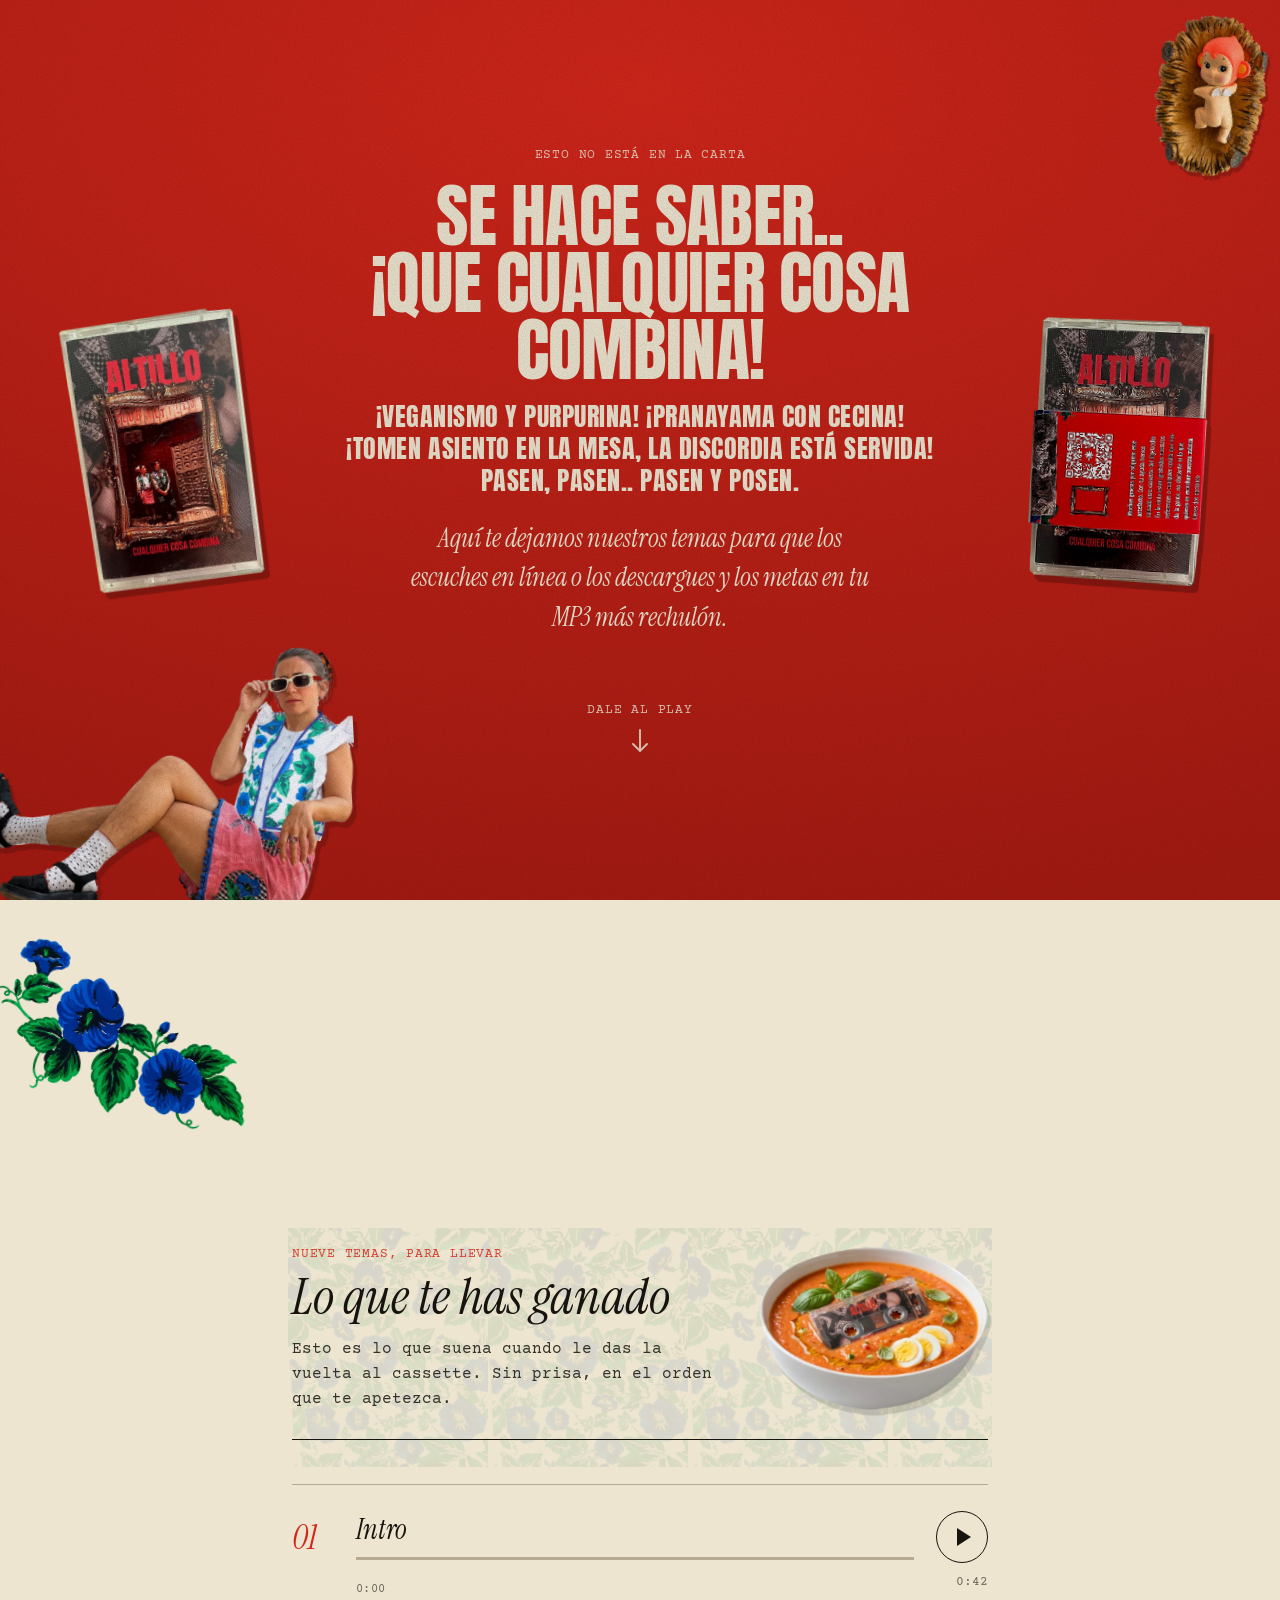
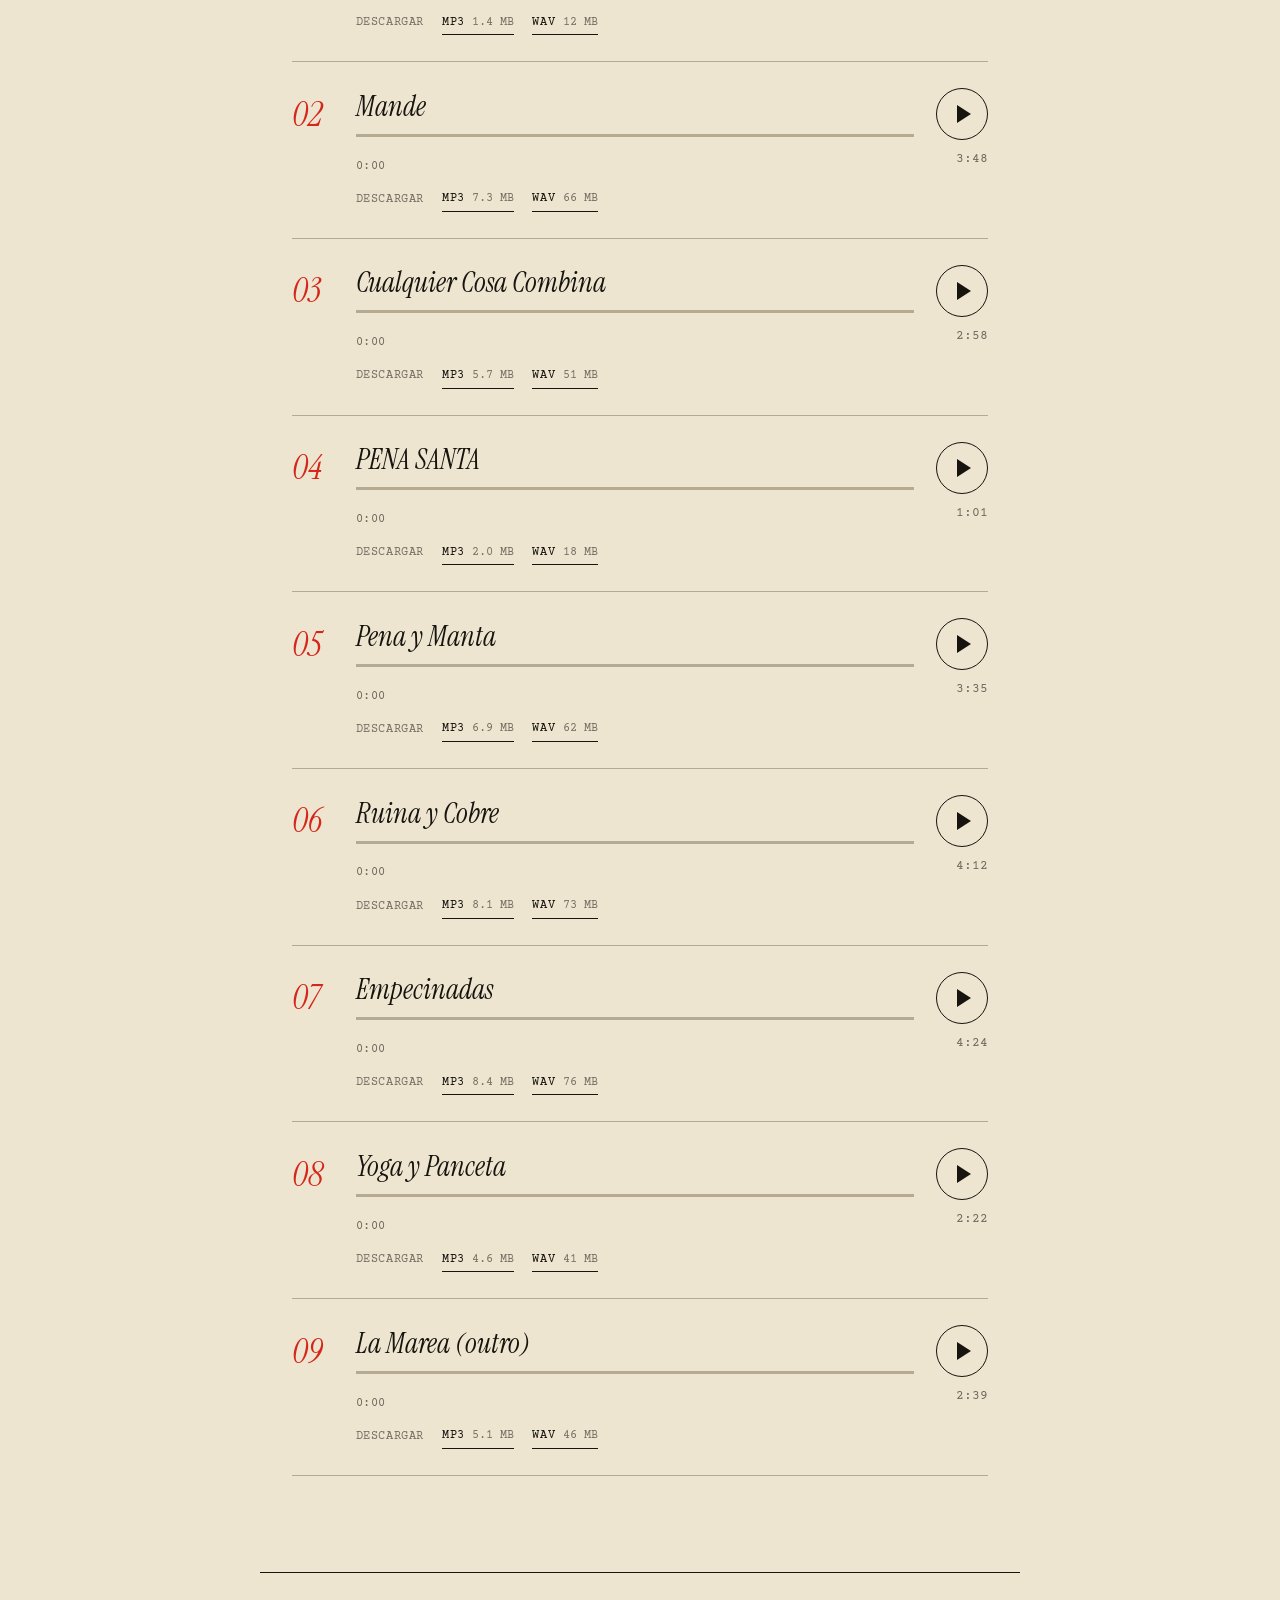
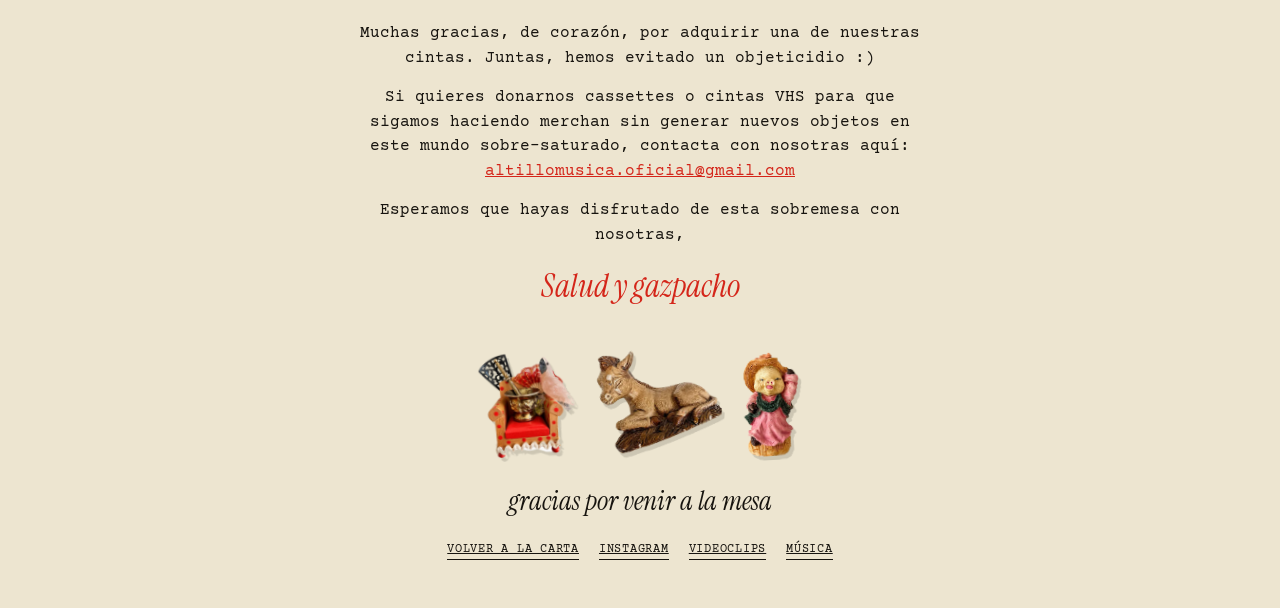
<file: tu-regalo/index.html>
<!doctype html>
<html lang="es">
<head>
<meta charset="utf-8">
<meta name="viewport" content="width=device-width,initial-scale=1">
<title>Tu regalo — ALTILLO</title>
<meta name="description" content="Tu regalo de ALTILLO: la sobremesa, solo para quien tiene el cassette.">
<meta name="robots" content="noindex,nofollow">
<meta name="theme-color" content="#d4261a">
<link rel="canonical" href="https://altillomusica.com/tu-regalo/">
<link rel="icon" href="data:image/svg+xml,%3Csvg xmlns='http://www.w3.org/2000/svg' viewBox='0 0 32 32'%3E%3Crect width='32' height='32' fill='%23ede5d0'/%3E%3Crect x='4' y='4' width='12' height='12' fill='%23d4261a'/%3E%3Crect x='16' y='16' width='12' height='12' fill='%23d4261a'/%3E%3C/svg%3E">
<link rel="preconnect" href="https://fonts.googleapis.com">
<link rel="preconnect" href="https://fonts.gstatic.com" crossorigin>
<link rel="stylesheet" href="https://fonts.googleapis.com/css2?family=Anton&family=Instrument+Serif:ital@0;1&family=Courier+Prime:ital,wght@0,400;0,700;1,400&display=swap">
<style>
/* ============================================================
   ALTILLO — tu regalo / la sobremesa
   Mismo branding rojo/crema que el resto de la web. Se abre al
   desenfundar el cassette — nada de marco NFC aquí.
   Audios: MP3 en la raiz del sitio (streaming) y WAV en la release "audio-tu-regalo" (descarga).
   ============================================================ */
@font-face{font-family:"Altillo Display";src:url(../assets/fonts/NimbusSansNarrow-Bold.otf) format("opentype");font-weight:700;font-display:swap}
@font-face{font-family:"Altillo Serif";src:url(../assets/fonts/NimbusRoman-Italic.otf) format("opentype");font-style:italic;font-display:swap}

:root{
  --crema:#ede5d0;
  --crema-2:#e4dbc3;
  --tomate:#d4261a;
  --tomate-oscuro:#9e1810;
  --tinta:#17140f;
  --linea:#b6aa92;
  --display:"Anton","Altillo Display",Impact,"Arial Narrow",sans-serif;
  --serif:"Instrument Serif","Altillo Serif",Georgia,"Times New Roman",serif;
  --mono:"Courier Prime","Courier New",Courier,monospace;
}
*{box-sizing:border-box}
html{scroll-behavior:smooth}
@media (prefers-reduced-motion:reduce){html{scroll-behavior:auto}}
body{margin:0;background:var(--crema);color:var(--tinta);font-family:var(--mono);font-size:1rem;line-height:1.55;-webkit-font-smoothing:antialiased}
body::before{content:"";position:fixed;inset:0;pointer-events:none;z-index:999;opacity:.16;mix-blend-mode:multiply;
  background-image:url("data:image/svg+xml,%3Csvg xmlns='http://www.w3.org/2000/svg' width='260' height='260'%3E%3Cfilter id='n'%3E%3CfeTurbulence type='fractalNoise' baseFrequency='.9' numOctaves='3' stitchTiles='stitch'/%3E%3CfeColorMatrix values='0 0 0 0 0 0 0 0 0 0 0 0 0 0 0 0 0 0 .9 0'/%3E%3C/filter%3E%3Crect width='100%25' height='100%25' filter='url(%23n)'/%3E%3C/svg%3E")}
img{display:block;max-width:100%;height:auto}
button{font:inherit;color:inherit;cursor:pointer;background:none;border:0;padding:0}
h1,h2,p{margin:0}
:where(a,button):focus-visible{outline:3px solid var(--tomate);outline-offset:4px}
.wrap{width:min(760px,100%);margin-inline:auto;padding-inline:clamp(20px,5vw,32px)}
.label{font-family:var(--mono);font-size:.8125rem;letter-spacing:.06em;text-transform:uppercase;line-height:1.35}
.script{font-family:var(--serif);font-style:italic;font-weight:400}

/* --- portada / revelado ----------------------------------------- */
.portada{position:relative;min-height:100svh;display:flex;flex-direction:column;align-items:center;justify-content:center;text-align:center;overflow:hidden;isolation:isolate;padding:clamp(28px,6vw,40px) 0;background:var(--tomate);color:var(--crema)}
.portada::after{content:"";position:absolute;inset:0;z-index:-1;background:radial-gradient(120% 90% at 50% 10%,var(--tomate),var(--tomate-oscuro) 120%)}
.portada-en{opacity:0;transform:translateY(18px);animation:aparece .9s cubic-bezier(.2,.7,.3,1) .15s forwards}
@media (prefers-reduced-motion:reduce){.portada-en{opacity:1;transform:none;animation:none}}
@keyframes aparece{to{opacity:1;transform:none}}
.portada .eyebrow{color:var(--crema);opacity:.85;margin-bottom:1.1rem}
.portada h1{font-family:var(--display);font-weight:400;text-transform:uppercase;line-height:.95;letter-spacing:-.01em;font-size:clamp(2.3rem,6.4vw,4.4rem);color:var(--crema)}
.portada .pregon{margin-top:1.1rem;font-family:var(--display);text-transform:uppercase;letter-spacing:.02em;line-height:1.25;font-size:clamp(1.05rem,2.4vw,1.6rem);color:var(--crema)}
.portada .sub{margin:1.4rem auto 0;font-size:clamp(1.15rem,2.6vw,1.6rem);max-width:40ch;color:var(--crema)}
.portada .flecha{margin-top:clamp(36px,7vw,64px);display:inline-flex;flex-direction:column;align-items:center;gap:10px;color:var(--crema);opacity:.85}
.portada .flecha svg{width:18px;height:24px;animation:baja 1.6s ease-in-out infinite}
@media (prefers-reduced-motion:reduce){.portada .flecha svg{animation:none}}
@keyframes baja{0%,100%{transform:translateY(0)}50%{transform:translateY(6px)}}
.portada-ariana{position:absolute;left:-24px;bottom:-18px;width:clamp(210px,30vw,380px);z-index:1;transform:rotate(-3deg);filter:drop-shadow(4px 6px 0 rgba(0,0,0,.18))}
/* cassette en su funda a cada lado del texto */
.portada-cuerpo{position:relative;z-index:2;width:min(1200px,100%);padding-inline:clamp(20px,4vw,32px);display:grid;grid-template-columns:auto minmax(0,720px) auto;justify-content:center;align-items:center;gap:clamp(16px,3vw,40px)}
.portada-cassette{justify-self:center;width:clamp(130px,14vw,200px);height:auto;filter:drop-shadow(5px 7px 0 rgba(0,0,0,.25))}
.portada-cassette-izq{transform:rotate(-7deg)}
.portada-cassette-der{transform:rotate(3deg)}
@media (max-width:760px){
  .portada{padding-bottom:clamp(150px,40vw,220px)}
  .portada-cuerpo{grid-template-columns:1fr 1fr;row-gap:22px;margin-top:clamp(48px,12vw,72px)}
  .portada-cuerpo .wrap{grid-column:1 / -1;order:2;padding-inline:0}
  .portada-cassette{width:min(34vw,140px)}
  .portada-cassette-izq{justify-self:end}
  .portada-cassette-der{justify-self:start}
}
.portada-mono{position:absolute;top:14px;right:14px;width:clamp(64px,9vw,112px);z-index:2;transform:rotate(9deg);filter:drop-shadow(3px 4px 0 rgba(0,0,0,.22))}

/* --- divisor de flores ------------------------------------------ */
.divisor-flores{text-align:center;padding-top:clamp(20px,4vw,32px);background:var(--crema)}
.divisor-flores img{width:clamp(150px,20vw,240px);transform:rotate(-4deg)}

/* --- sobremesa / tracklist ---------------------------------------- */
.sobremesa{padding-block:clamp(48px,9vw,96px)}
.sobremesa-cab{position:relative}
.sobremesa-cab::before{content:"";position:absolute;inset:-4px -4px calc(-1 * clamp(20px,4vw,28px)) -4px;z-index:-1;background-image:url(assets/collage/flores-tejido.webp);background-repeat:repeat;background-size:200px auto;opacity:.09;pointer-events:none}
.sobremesa-cab{display:flex;flex-wrap:wrap;align-items:flex-end;gap:clamp(18px,4vw,32px);border-bottom:1.5px solid var(--tinta);padding-bottom:clamp(20px,4vw,28px);margin-bottom:clamp(28px,5vw,44px)}
.sobremesa-cab-texto{flex:1 1 280px}
.sobremesa-cab .eyebrow{color:var(--tomate);margin-bottom:.5rem}
.sobremesa-cab h2{font-family:var(--serif);font-style:italic;font-weight:400;font-size:clamp(2.1rem,5vw,3.2rem);line-height:1}
.sobremesa-cab p{margin-top:.9rem;max-width:52ch;color:var(--tinta);opacity:.85}
.sobremesa-cab-foto{flex:0 0 auto;margin-left:auto;width:clamp(150px,26vw,230px);height:auto;transform:rotate(2deg);filter:drop-shadow(4px 6px 0 rgba(23,20,15,.15))}

.trago{display:grid;grid-template-columns:2.6rem 1fr auto;align-items:center;column-gap:clamp(14px,3vw,22px);row-gap:10px;padding-block:clamp(20px,4vw,26px);border-bottom:1px solid var(--linea)}
.trago:first-of-type{border-top:1px solid var(--linea)}
.trago-num{font-family:var(--serif);font-style:italic;font-size:clamp(1.6rem,3.4vw,2.2rem);color:var(--tomate);line-height:1}
.trago-play{width:52px;height:52px;flex:none;border:1.5px solid var(--tinta);border-radius:50%;display:flex;align-items:center;justify-content:center;color:var(--tinta);transition:background .15s,border-color .15s,color .15s}
.trago-play:hover{border-color:var(--tomate);color:var(--tomate)}
.trago.reproduciendo .trago-play{background:var(--tomate);border-color:var(--tomate);color:var(--crema)}
.trago-play .ico-play{width:0;height:0;border-style:solid;border-width:9px 0 9px 14px;border-color:transparent transparent transparent currentColor;margin-left:3px}
.trago-play .ico-pausa{display:none;width:14px;height:16px;position:relative}
.trago-play .ico-pausa::before,.trago-play .ico-pausa::after{content:"";position:absolute;top:0;width:4px;height:16px;background:currentColor}
.trago-play .ico-pausa::before{left:2px}
.trago-play .ico-pausa::after{right:2px}
.trago.reproduciendo .ico-play{display:none}
.trago.reproduciendo .ico-pausa{display:block}
.trago-cuerpo{min-width:0}
.trago-titulo{font-family:var(--serif);font-style:italic;font-weight:400;margin:0;font-size:clamp(1.35rem,2.6vw,1.75rem);line-height:1.1;color:var(--tinta)}
.trago-barra{margin-top:.7rem;height:3px;background:var(--linea);position:relative;cursor:pointer}
.trago-barra-relleno{position:absolute;inset:0 auto 0 0;width:0%;background:var(--tomate)}
.trago-tiempo{grid-column:2;font-size:.78rem;letter-spacing:.04em;color:var(--tinta);opacity:.6;margin-top:.4rem}
.trago-dur{grid-column:3;justify-self:end;font-size:.8rem;color:var(--tinta);opacity:.6;align-self:start}
.trago-desc{grid-column:2 / 4;display:flex;flex-wrap:wrap;align-items:center;gap:6px 18px;margin-top:.15rem;font-size:.75rem;letter-spacing:.05em;text-transform:uppercase}
.trago-desc-label{opacity:.55}
.trago-desc a{color:var(--tinta);border-bottom:1px solid var(--tinta);text-decoration:none;padding-block:2px}
.trago-desc a:hover{color:var(--tomate);border-color:var(--tomate)}
.trago-desc a span{opacity:.55;text-transform:none;letter-spacing:0}
@media (max-width:520px){
  .trago{grid-template-columns:2.2rem 1fr auto}
  .trago-dur{grid-column:3;justify-self:end}
  .trago-desc{grid-column:2 / 4}
}

/* --- pie ------------------------------------------------------- */
.pie{padding-block:clamp(32px,6vw,48px);border-top:1.5px solid var(--tinta);text-align:center}
.pie-mensaje{max-width:56ch;margin:0 auto clamp(24px,5vw,40px);display:grid;gap:.9rem}
.pie-mensaje a{color:var(--tomate);word-break:break-word}
.pie .pie-mensaje .script{font-size:clamp(1.5rem,3vw,2rem);color:var(--tomate)}
.pie-figuritas{display:flex;justify-content:center;align-items:flex-end;gap:clamp(6px,2.4vw,20px);margin-bottom:clamp(14px,3vw,24px)}
.pie-figuritas img{height:clamp(58px,8.5vw,104px);width:auto;filter:drop-shadow(3px 4px 0 rgba(23,20,15,.15))}
.pie-figuritas img:nth-child(1){transform:rotate(-4deg)}
.pie-figuritas img:nth-child(2){transform:rotate(3deg)}
.pie-figuritas img:nth-child(3){transform:rotate(-3deg)}
.pie .script{display:block;font-size:clamp(1.3rem,2.6vw,1.7rem);color:var(--tinta)}
.pie nav{margin-top:1.1rem;display:flex;gap:20px;justify-content:center;flex-wrap:wrap}
.pie nav a{font-size:.78rem;letter-spacing:.06em;text-transform:uppercase;color:var(--tinta);border-bottom:1px solid var(--tinta)}
.pie nav a:hover{color:var(--tomate);border-color:var(--tomate)}
</style>
</head>
<body>

<section class="portada">
  <img class="portada-mono" src="assets/collage/mono.webp" alt="" aria-hidden="true" loading="lazy">
  <img class="portada-ariana" src="assets/collage/ariana-v3.webp" alt="Ariana, de Altillo, sentada con gafas de sol" width="900" height="626" loading="lazy">
  <div class="portada-cuerpo portada-en">
  <img class="portada-cassette portada-cassette-izq" src="assets/portada/cassette-estuche.webp" alt="Cassette de Altillo en su estuche" width="440" height="673">
  <div class="wrap">
    <p class="label eyebrow">esto no está en la carta</p>
    <h1>Se hace saber..<br>¡Que cualquier cosa combina!</h1>
    <p class="pregon">¡Veganismo y purpurina! ¡Pranayama con cecina!<br>¡Tomen asiento en la mesa, la discordia está servida!<br>Pasen, pasen.. Pasen y posen.</p>
    <p class="script sub">Aquí te dejamos nuestros temas para que los escuches en línea o los descargues y los metas en tu MP3 más rechulón.</p>
    <span class="flecha">
      <span class="label">dale al play</span>
      <svg viewBox="0 0 18 24" fill="none" aria-hidden="true"><path d="M9 1v20M2 15l7 7 7-7" stroke="currentColor" stroke-width="2" stroke-linecap="round" stroke-linejoin="round"/></svg>
    </span>
  </div>
  <img class="portada-cassette portada-cassette-der" src="assets/portada/cassette-presentacion.webp" alt="Cassette de Altillo con su faja de presentación" width="615" height="922">
  </div>
</section>

<div class="divisor-flores">
  <img src="assets/collage/flores-rama.webp" alt="" aria-hidden="true" loading="lazy">
</div>

<section class="sobremesa wrap" aria-labelledby="sobremesa-titulo">
  <header class="sobremesa-cab">
    <div class="sobremesa-cab-texto">
      <p class="label eyebrow">nueve temas, para llevar</p>
      <h2 id="sobremesa-titulo">Lo que te has ganado</h2>
      <p>Esto es lo que suena cuando le das la vuelta al cassette. Sin prisa, en el orden que te apetezca.</p>
    </div>
    <img class="sobremesa-cab-foto" src="assets/collage/gazpacho-cassette-v2.webp" alt="Cassette de Altillo flotando en un plato de gazpacho" loading="lazy">
  </header>

  <div class="tragos" role="list">

    <article class="trago" role="listitem">
      <p class="trago-num">01</p>
      <div class="trago-cuerpo">
        <h3 class="trago-titulo">Intro</h3>
        <div class="trago-barra" data-barra role="slider" aria-label="Progreso de Intro" aria-valuemin="0" aria-valuemax="100" aria-valuenow="0" tabindex="0">
          <div class="trago-barra-relleno" data-relleno></div>
        </div>
      </div>
      <button class="trago-play" data-toggle type="button" aria-label="Reproducir Intro">
        <span class="ico-play"></span><span class="ico-pausa"></span>
      </button>
      <p class="trago-tiempo" data-tiempo>0:00</p>
      <p class="trago-dur" data-duracion>–:–</p>
      <p class="trago-desc">
        <span class="trago-desc-label">Descargar</span>
        <a href="/01-intro.mp3" download="01 Intro - Altillo.mp3" aria-label="Descargar Intro en MP3">MP3 <span>1.4 MB</span></a>
        <a href="https://github.com/altillomusicaoficial-musicaweb/web/releases/download/audio-tu-regalo/01.Intro.wav" download aria-label="Descargar Intro en WAV, calidad máxima">WAV <span>12 MB</span></a>
      </p>
      <audio data-audio preload="metadata" src="/01-intro.mp3"></audio>
    </article>

    <article class="trago" role="listitem">
      <p class="trago-num">02</p>
      <div class="trago-cuerpo">
        <h3 class="trago-titulo">Mande</h3>
        <div class="trago-barra" data-barra role="slider" aria-label="Progreso de Mande" aria-valuemin="0" aria-valuemax="100" aria-valuenow="0" tabindex="0">
          <div class="trago-barra-relleno" data-relleno></div>
        </div>
      </div>
      <button class="trago-play" data-toggle type="button" aria-label="Reproducir Mande">
        <span class="ico-play"></span><span class="ico-pausa"></span>
      </button>
      <p class="trago-tiempo" data-tiempo>0:00</p>
      <p class="trago-dur" data-duracion>–:–</p>
      <p class="trago-desc">
        <span class="trago-desc-label">Descargar</span>
        <a href="/02-mande.mp3" download="02 Mande - Altillo.mp3" aria-label="Descargar Mande en MP3">MP3 <span>7.3 MB</span></a>
        <a href="https://github.com/altillomusicaoficial-musicaweb/web/releases/download/audio-tu-regalo/02.Mande.wav" download aria-label="Descargar Mande en WAV, calidad máxima">WAV <span>66 MB</span></a>
      </p>
      <audio data-audio preload="metadata" src="/02-mande.mp3"></audio>
    </article>

    <article class="trago" role="listitem">
      <p class="trago-num">03</p>
      <div class="trago-cuerpo">
        <h3 class="trago-titulo">Cualquier Cosa Combina</h3>
        <div class="trago-barra" data-barra role="slider" aria-label="Progreso de Cualquier Cosa Combina" aria-valuemin="0" aria-valuemax="100" aria-valuenow="0" tabindex="0">
          <div class="trago-barra-relleno" data-relleno></div>
        </div>
      </div>
      <button class="trago-play" data-toggle type="button" aria-label="Reproducir Cualquier Cosa Combina">
        <span class="ico-play"></span><span class="ico-pausa"></span>
      </button>
      <p class="trago-tiempo" data-tiempo>0:00</p>
      <p class="trago-dur" data-duracion>–:–</p>
      <p class="trago-desc">
        <span class="trago-desc-label">Descargar</span>
        <a href="/03-cualquier-cosa-combina.mp3" download="03 Cualquier Cosa Combina - Altillo.mp3" aria-label="Descargar Cualquier Cosa Combina en MP3">MP3 <span>5.7 MB</span></a>
        <a href="https://github.com/altillomusicaoficial-musicaweb/web/releases/download/audio-tu-regalo/03.Cualquier.Cosa.Combina.wav" download aria-label="Descargar Cualquier Cosa Combina en WAV, calidad máxima">WAV <span>51 MB</span></a>
      </p>
      <audio data-audio preload="metadata" src="/03-cualquier-cosa-combina.mp3"></audio>
    </article>

    <article class="trago" role="listitem">
      <p class="trago-num">04</p>
      <div class="trago-cuerpo">
        <h3 class="trago-titulo">PENA SANTA</h3>
        <div class="trago-barra" data-barra role="slider" aria-label="Progreso de PENA SANTA" aria-valuemin="0" aria-valuemax="100" aria-valuenow="0" tabindex="0">
          <div class="trago-barra-relleno" data-relleno></div>
        </div>
      </div>
      <button class="trago-play" data-toggle type="button" aria-label="Reproducir PENA SANTA">
        <span class="ico-play"></span><span class="ico-pausa"></span>
      </button>
      <p class="trago-tiempo" data-tiempo>0:00</p>
      <p class="trago-dur" data-duracion>–:–</p>
      <p class="trago-desc">
        <span class="trago-desc-label">Descargar</span>
        <a href="/04-pena-santa.mp3" download="04 PENA SANTA - Altillo.mp3" aria-label="Descargar PENA SANTA en MP3">MP3 <span>2.0 MB</span></a>
        <a href="https://github.com/altillomusicaoficial-musicaweb/web/releases/download/audio-tu-regalo/04.PENA.SANTA.wav" download aria-label="Descargar PENA SANTA en WAV, calidad máxima">WAV <span>18 MB</span></a>
      </p>
      <audio data-audio preload="metadata" src="/04-pena-santa.mp3"></audio>
    </article>

    <article class="trago" role="listitem">
      <p class="trago-num">05</p>
      <div class="trago-cuerpo">
        <h3 class="trago-titulo">Pena y Manta</h3>
        <div class="trago-barra" data-barra role="slider" aria-label="Progreso de Pena y Manta" aria-valuemin="0" aria-valuemax="100" aria-valuenow="0" tabindex="0">
          <div class="trago-barra-relleno" data-relleno></div>
        </div>
      </div>
      <button class="trago-play" data-toggle type="button" aria-label="Reproducir Pena y Manta">
        <span class="ico-play"></span><span class="ico-pausa"></span>
      </button>
      <p class="trago-tiempo" data-tiempo>0:00</p>
      <p class="trago-dur" data-duracion>–:–</p>
      <p class="trago-desc">
        <span class="trago-desc-label">Descargar</span>
        <a href="/05-pena-y-manta.mp3" download="05 Pena y Manta - Altillo.mp3" aria-label="Descargar Pena y Manta en MP3">MP3 <span>6.9 MB</span></a>
        <a href="https://github.com/altillomusicaoficial-musicaweb/web/releases/download/audio-tu-regalo/05.Pena.y.Manta.wav" download aria-label="Descargar Pena y Manta en WAV, calidad máxima">WAV <span>62 MB</span></a>
      </p>
      <audio data-audio preload="metadata" src="/05-pena-y-manta.mp3"></audio>
    </article>

    <article class="trago" role="listitem">
      <p class="trago-num">06</p>
      <div class="trago-cuerpo">
        <h3 class="trago-titulo">Ruina y Cobre</h3>
        <div class="trago-barra" data-barra role="slider" aria-label="Progreso de Ruina y Cobre" aria-valuemin="0" aria-valuemax="100" aria-valuenow="0" tabindex="0">
          <div class="trago-barra-relleno" data-relleno></div>
        </div>
      </div>
      <button class="trago-play" data-toggle type="button" aria-label="Reproducir Ruina y Cobre">
        <span class="ico-play"></span><span class="ico-pausa"></span>
      </button>
      <p class="trago-tiempo" data-tiempo>0:00</p>
      <p class="trago-dur" data-duracion>–:–</p>
      <p class="trago-desc">
        <span class="trago-desc-label">Descargar</span>
        <a href="/06-ruina-y-cobre.mp3" download="06 Ruina y Cobre - Altillo.mp3" aria-label="Descargar Ruina y Cobre en MP3">MP3 <span>8.1 MB</span></a>
        <a href="https://github.com/altillomusicaoficial-musicaweb/web/releases/download/audio-tu-regalo/06.Ruina.y.Cobre.wav" download aria-label="Descargar Ruina y Cobre en WAV, calidad máxima">WAV <span>73 MB</span></a>
      </p>
      <audio data-audio preload="metadata" src="/06-ruina-y-cobre.mp3"></audio>
    </article>

    <article class="trago" role="listitem">
      <p class="trago-num">07</p>
      <div class="trago-cuerpo">
        <h3 class="trago-titulo">Empecinadas</h3>
        <div class="trago-barra" data-barra role="slider" aria-label="Progreso de Empecinadas" aria-valuemin="0" aria-valuemax="100" aria-valuenow="0" tabindex="0">
          <div class="trago-barra-relleno" data-relleno></div>
        </div>
      </div>
      <button class="trago-play" data-toggle type="button" aria-label="Reproducir Empecinadas">
        <span class="ico-play"></span><span class="ico-pausa"></span>
      </button>
      <p class="trago-tiempo" data-tiempo>0:00</p>
      <p class="trago-dur" data-duracion>–:–</p>
      <p class="trago-desc">
        <span class="trago-desc-label">Descargar</span>
        <a href="/09-empecinadas.mp3" download="09 Empecinadas - Altillo.mp3" aria-label="Descargar Empecinadas en MP3">MP3 <span>8.4 MB</span></a>
        <a href="https://github.com/altillomusicaoficial-musicaweb/web/releases/download/audio-tu-regalo/09.Empecinadas.wav" download aria-label="Descargar Empecinadas en WAV, calidad máxima">WAV <span>76 MB</span></a>
      </p>
      <audio data-audio preload="metadata" src="/09-empecinadas.mp3"></audio>
    </article>

    <article class="trago" role="listitem">
      <p class="trago-num">08</p>
      <div class="trago-cuerpo">
        <h3 class="trago-titulo">Yoga y Panceta</h3>
        <div class="trago-barra" data-barra role="slider" aria-label="Progreso de Yoga y Panceta" aria-valuemin="0" aria-valuemax="100" aria-valuenow="0" tabindex="0">
          <div class="trago-barra-relleno" data-relleno></div>
        </div>
      </div>
      <button class="trago-play" data-toggle type="button" aria-label="Reproducir Yoga y Panceta">
        <span class="ico-play"></span><span class="ico-pausa"></span>
      </button>
      <p class="trago-tiempo" data-tiempo>0:00</p>
      <p class="trago-dur" data-duracion>–:–</p>
      <p class="trago-desc">
        <span class="trago-desc-label">Descargar</span>
        <a href="/10-yoga-y-panceta.mp3" download="10 Yoga y Panceta - Altillo.mp3" aria-label="Descargar Yoga y Panceta en MP3">MP3 <span>4.6 MB</span></a>
        <a href="https://github.com/altillomusicaoficial-musicaweb/web/releases/download/audio-tu-regalo/10.Yoga.y.Panceta.wav" download aria-label="Descargar Yoga y Panceta en WAV, calidad máxima">WAV <span>41 MB</span></a>
      </p>
      <audio data-audio preload="metadata" src="/10-yoga-y-panceta.mp3"></audio>
    </article>

    <article class="trago" role="listitem">
      <p class="trago-num">09</p>
      <div class="trago-cuerpo">
        <h3 class="trago-titulo">La Marea (outro)</h3>
        <div class="trago-barra" data-barra role="slider" aria-label="Progreso de La Marea (outro)" aria-valuemin="0" aria-valuemax="100" aria-valuenow="0" tabindex="0">
          <div class="trago-barra-relleno" data-relleno></div>
        </div>
      </div>
      <button class="trago-play" data-toggle type="button" aria-label="Reproducir La Marea (outro)">
        <span class="ico-play"></span><span class="ico-pausa"></span>
      </button>
      <p class="trago-tiempo" data-tiempo>0:00</p>
      <p class="trago-dur" data-duracion>–:–</p>
      <p class="trago-desc">
        <span class="trago-desc-label">Descargar</span>
        <a href="/11-la-marea-outro.mp3" download="11 La Marea (outro) - Altillo.mp3" aria-label="Descargar La Marea (outro) en MP3">MP3 <span>5.1 MB</span></a>
        <a href="https://github.com/altillomusicaoficial-musicaweb/web/releases/download/audio-tu-regalo/11.La.Marea.outro.wav" download aria-label="Descargar La Marea (outro) en WAV, calidad máxima">WAV <span>46 MB</span></a>
      </p>
      <audio data-audio preload="metadata" src="/11-la-marea-outro.mp3"></audio>
    </article>


  </div>
</section>

<footer class="pie wrap">
  <div class="pie-mensaje">
    <p>Muchas gracias, de corazón, por adquirir una de nuestras cintas. Juntas, hemos evitado un objeticidio&nbsp;:)</p>
    <p>Si quieres donarnos cassettes o cintas VHS para que sigamos haciendo merchan sin generar nuevos objetos en este mundo sobre-saturado, contacta con nosotras aquí: <a href="mailto:altillomusica.oficial@gmail.com">altillomusica.oficial@gmail.com</a></p>
    <p>Esperamos que hayas disfrutado de esta sobremesa con nosotras,</p>
    <p class="script">Salud y gazpacho</p>
  </div>
  <div class="pie-figuritas" aria-hidden="true">
    <img src="assets/collage/sillon-loro.webp" alt="" loading="lazy">
    <img src="assets/collage/burro.webp" alt="" loading="lazy">
    <img src="assets/collage/cerdita.webp" alt="" loading="lazy">
  </div>
  <span class="script">gracias por venir a la mesa</span>
  <nav>
    <a href="../index.html">Volver a la carta</a>
    <a href="https://www.instagram.com/altillomusica/">Instagram</a>
    <a href="https://www.youtube.com/channel/UCUPfdS8AhfqtHSKqLbsm5ug">Videoclips</a>
    <a href="https://open.spotify.com/intl-es/artist/3B3zpXF4fBkyD6c1JtYlQa">Música</a>
  </nav>
</footer>

<script>
(function(){
  var tragos = Array.prototype.slice.call(document.querySelectorAll(".trago"));

  function formatea(seg){
    if(!isFinite(seg)) return "–:–";
    var m = Math.floor(seg/60), s = Math.floor(seg%60);
    return m + ":" + (s<10?"0":"") + s;
  }

  function pausaTodos(){
    tragos.forEach(function(t){
      t.classList.remove("reproduciendo");
      t.querySelector("[data-audio]").pause();
    });
  }

  function reproducir(indice){
    if(indice < 0 || indice >= tragos.length) return;
    var trago = tragos[indice];
    var audio = trago.querySelector("[data-audio]");
    pausaTodos();
    audio.play().catch(function(){ trago.classList.remove("reproduciendo"); });
    trago.classList.add("reproduciendo");
  }

  tragos.forEach(function(trago, indice){
    var audio = trago.querySelector("[data-audio]");
    var boton = trago.querySelector("[data-toggle]");
    var barra = trago.querySelector("[data-barra]");
    var relleno = trago.querySelector("[data-relleno]");
    var tiempo = trago.querySelector("[data-tiempo]");
    var duracion = trago.querySelector("[data-duracion]");

    boton.addEventListener("click", function(){
      if(audio.paused){
        reproducir(indice);
      } else {
        audio.pause();
        trago.classList.remove("reproduciendo");
      }
    });

    function pintaDuracion(){
      if(audio.readyState >= 1) duracion.textContent = formatea(audio.duration);
    }
    audio.addEventListener("loadedmetadata", pintaDuracion);
    pintaDuracion(); /* por si los metadatos llegaron antes de engancharse el evento */
    audio.addEventListener("timeupdate", function(){
      tiempo.textContent = formatea(audio.currentTime);
      var pct = audio.duration ? (audio.currentTime/audio.duration*100) : 0;
      relleno.style.width = pct + "%";
      barra.setAttribute("aria-valuenow", Math.round(pct));
    });
    audio.addEventListener("ended", function(){
      trago.classList.remove("reproduciendo");
      relleno.style.width = "0%";
      tiempo.textContent = "0:00";
      if(indice < tragos.length - 1){
        reproducir(indice + 1);
      }
    });
    audio.addEventListener("error", function(){
      trago.classList.remove("reproduciendo");
      duracion.textContent = "no carga";
    });

    function busca(clientX){
      var r = barra.getBoundingClientRect();
      var pct = Math.min(1, Math.max(0, (clientX - r.left) / r.width));
      if(audio.duration) audio.currentTime = pct * audio.duration;
    }
    barra.addEventListener("click", function(e){ busca(e.clientX); });
    barra.addEventListener("keydown", function(e){
      if(!audio.duration) return;
      if(e.key === "ArrowRight") audio.currentTime = Math.min(audio.duration, audio.currentTime+5);
      if(e.key === "ArrowLeft") audio.currentTime = Math.max(0, audio.currentTime-5);
    });
  });
})();
</script>
</body>
</html>
</file>
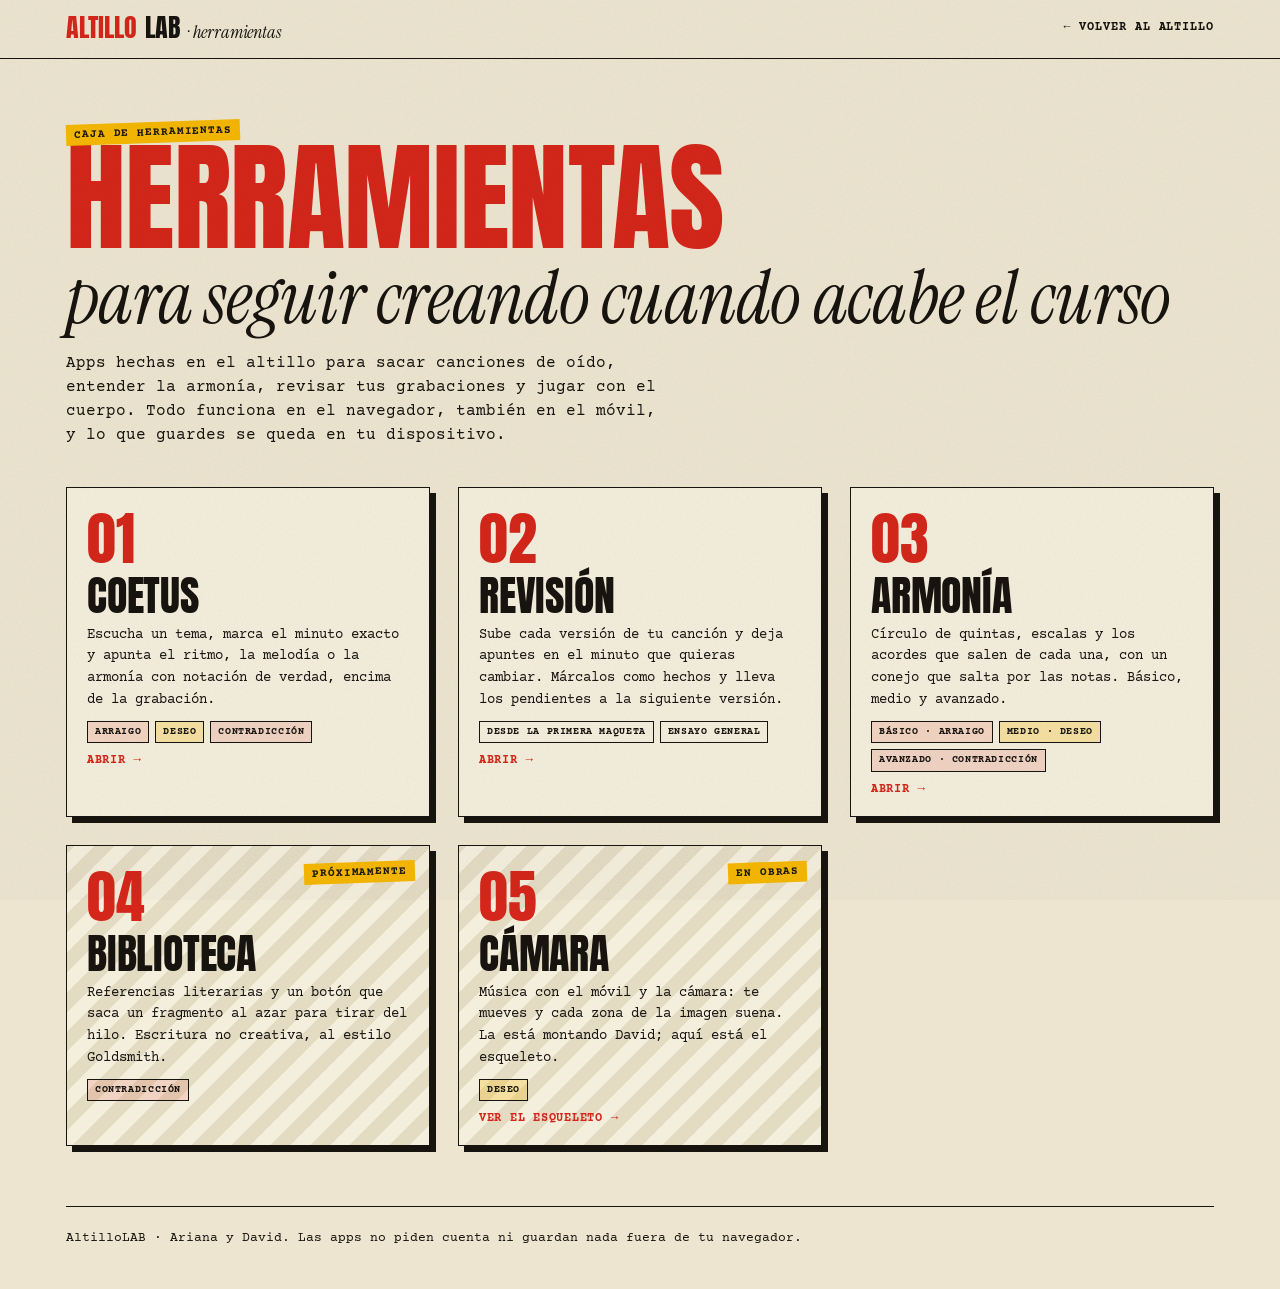
<file: altillolab/apps/index.html>
<!doctype html>
<html lang="es">
<head>
<meta charset="utf-8">
<meta name="viewport" content="width=device-width, initial-scale=1, viewport-fit=cover">
<title>Caja de herramientas · AltilloLAB</title>
<link rel="icon" href="data:image/svg+xml,%3Csvg xmlns='http://www.w3.org/2000/svg' viewBox='0 0 32 32'%3E%3Crect width='32' height='32' fill='%23ede5d0'/%3E%3Crect x='4' y='4' width='12' height='12' fill='%23d4261a'/%3E%3Crect x='16' y='16' width='12' height='12' fill='%23d4261a'/%3E%3C/svg%3E">
<meta name="description" content="Las apps del Laboratorio Altillo: Coetus, Revisión de canciones, Armonía con conejo, Biblioteca y Música con la cámara.">
<link rel="stylesheet" href="marca.css">
<style>
/* Layout: cabecera grande y una rejilla de fichas tipo carta, una por herramienta, con su concepto y su estado. */
.herramientas{display:grid;grid-template-columns:repeat(auto-fill,minmax(min(100%,300px),1fr));gap:clamp(16px,2.5vw,28px);margin-top:10px}
.herr{position:relative;display:grid;gap:10px;align-content:start;background:var(--papel);border:1.5px solid var(--tinta);box-shadow:6px 6px 0 var(--tinta);padding:22px 20px 20px;text-decoration:none;color:inherit;transition:transform .18s}
a.herr:hover{transform:translate(-3px,-3px) rotate(-.6deg);box-shadow:9px 9px 0 var(--tinta)}
.herr .num{font:400 3.6rem/1 var(--display);color:var(--tomate)}
.herr h2{font-size:clamp(2rem,4vw,2.6rem)}
.herr p{font-size:.9rem}
.herr .conceptos{display:flex;gap:6px;flex-wrap:wrap}
.herr .conceptos span{font:700 .64rem/1 var(--mono);letter-spacing:.06em;text-transform:uppercase;padding:5px 7px;border:1.5px solid var(--tinta)}
.herr .estado{position:absolute;top:16px;right:14px}
.herr.obras{background:repeating-linear-gradient(-45deg,var(--papel) 0 14px,var(--crema-2) 14px 28px)}
.herr .abrir{font:700 .78rem var(--mono);letter-spacing:.06em;text-transform:uppercase;color:var(--tomate)}
.ar{background:#E8694F33}.de{background:#F5B70044}.co{background:#d4261a22}
</style>
</head>
<body>
<header class="lab-bar">
  <div class="wrap">
    <a class="lab-logo" href="../index.html">Altillo<span class="lab">LAB</span><span class="script">· herramientas</span></a>
    <a class="lab-volver" href="../index.html#recursos">← Volver al altillo</a>
  </div>
</header>
<main class="wrap">
  <section class="lab-hero">
    <span class="cinta">Caja de herramientas</span>
    <h1 class="display">Herramientas<span class="script">para seguir creando cuando acabe el curso</span></h1>
    <p>Apps hechas en el altillo para sacar canciones de oído, entender la armonía, revisar tus grabaciones y jugar con el cuerpo. Todo funciona en el navegador, también en el móvil, y lo que guardes se queda en tu dispositivo.</p>
  </section>

  <div class="herramientas">
    <a class="herr" href="coetus/index.html">
      <span class="num">01</span>
      <h2 class="display">Coetus</h2>
      <p>Escucha un tema, marca el minuto exacto y apunta el ritmo, la melodía o la armonía con notación de verdad, encima de la grabación.</p>
      <div class="conceptos"><span class="ar">Arraigo</span><span class="de">Deseo</span><span class="co">Contradicción</span></div>
      <span class="abrir">Abrir →</span>
    </a>
    <a class="herr" href="revision/index.html">
      <span class="num">02</span>
      <h2 class="display">Revisión</h2>
      <p>Sube cada versión de tu canción y deja apuntes en el minuto que quieras cambiar. Márcalos como hechos y lleva los pendientes a la siguiente versión.</p>
      <div class="conceptos"><span>Desde la primera maqueta</span><span>Ensayo general</span></div>
      <span class="abrir">Abrir →</span>
    </a>
    <a class="herr" href="armonia/index.html">
      <span class="num">03</span>
      <h2 class="display">Armonía</h2>
      <p>Círculo de quintas, escalas y los acordes que salen de cada una, con un conejo que salta por las notas. Básico, medio y avanzado.</p>
      <div class="conceptos"><span class="ar">Básico · Arraigo</span><span class="de">Medio · Deseo</span><span class="co">Avanzado · Contradicción</span></div>
      <span class="abrir">Abrir →</span>
    </a>
    <div class="herr obras" aria-disabled="true">
      <span class="cinta estado">Próximamente</span>
      <span class="num">04</span>
      <h2 class="display">Biblioteca</h2>
      <p>Referencias literarias y un botón que saca un fragmento al azar para tirar del hilo. Escritura no creativa, al estilo Goldsmith.</p>
      <div class="conceptos"><span class="co">Contradicción</span></div>
    </div>
    <a class="herr obras" href="camara/index.html">
      <span class="cinta estado">En obras</span>
      <span class="num">05</span>
      <h2 class="display">Cámara</h2>
      <p>Música con el móvil y la cámara: te mueves y cada zona de la imagen suena. La está montando David; aquí está el esqueleto.</p>
      <div class="conceptos"><span class="de">Deseo</span></div>
      <span class="abrir">Ver el esqueleto →</span>
    </a>
  </div>

  <footer class="lab-pie"><p>AltilloLAB · Ariana y David. Las apps no piden cuenta ni guardan nada fuera de tu navegador.</p></footer>
</main>
</body>
</html>
</file>
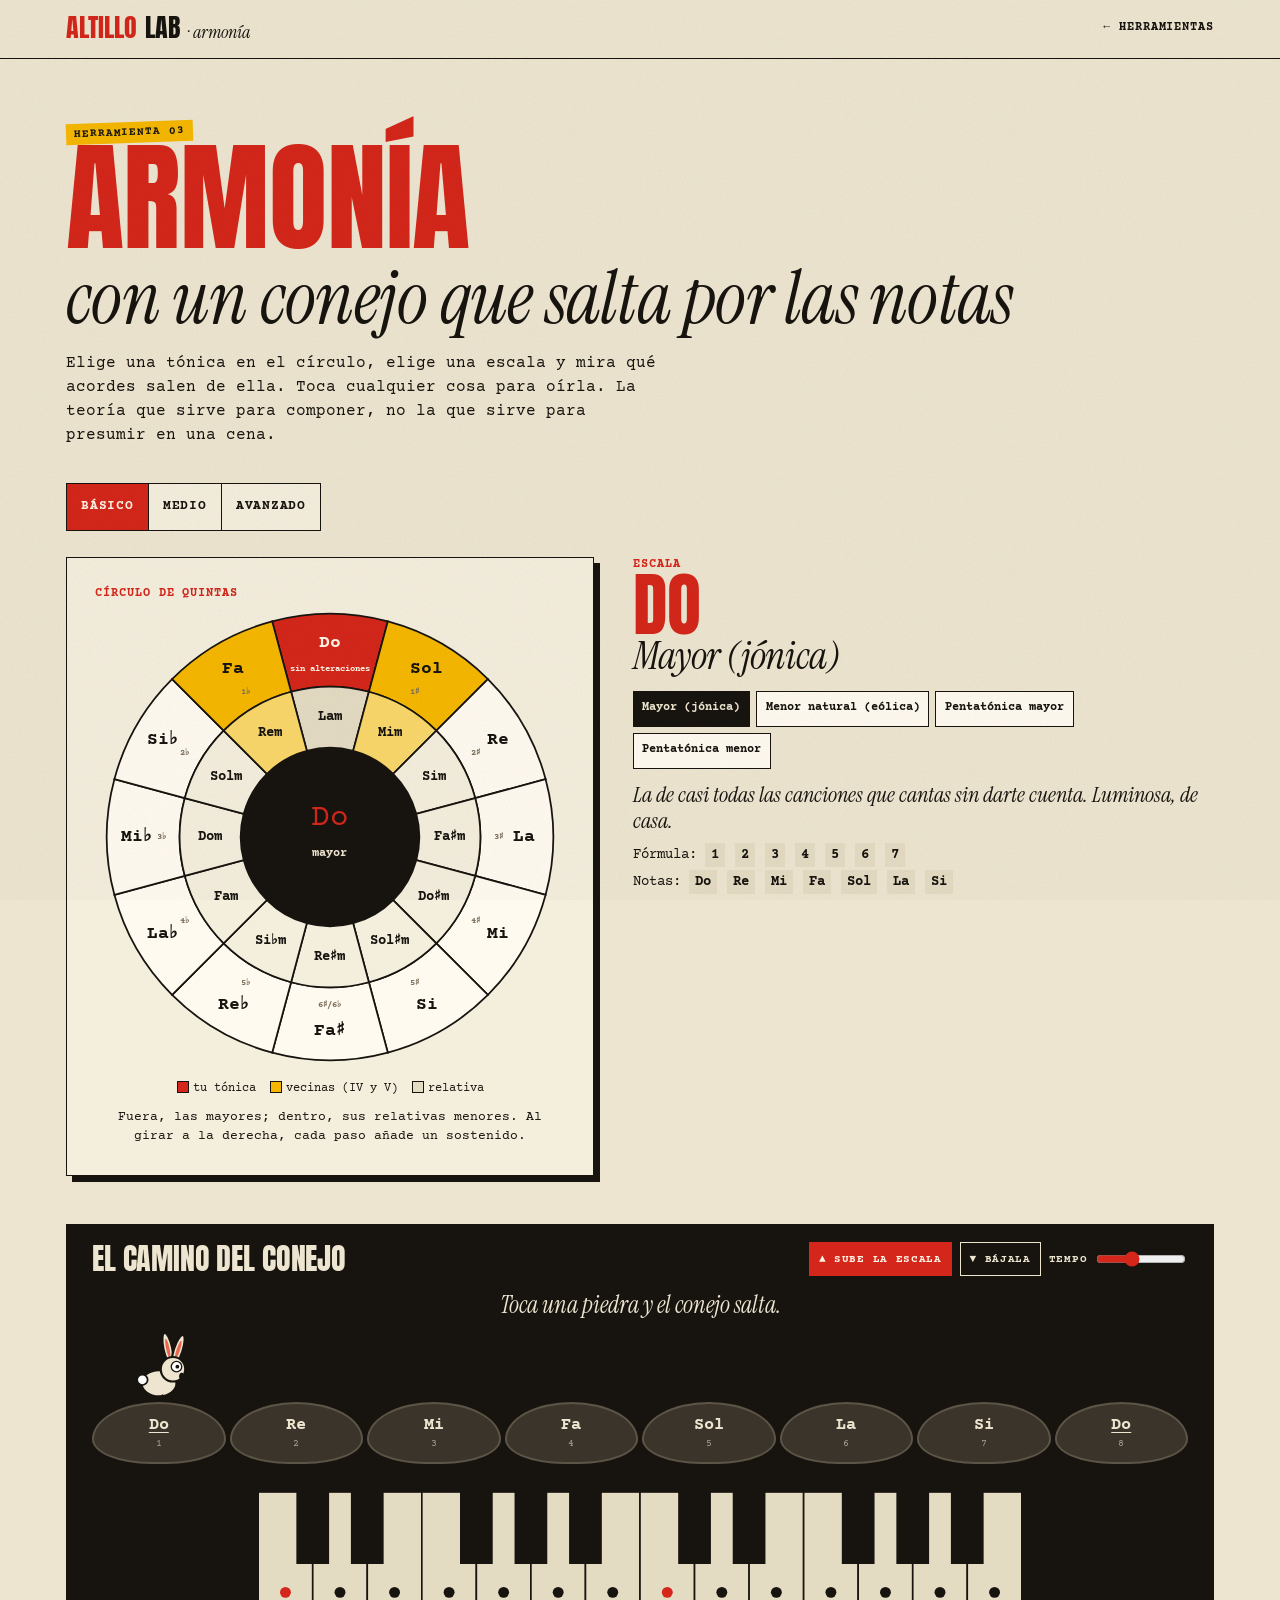
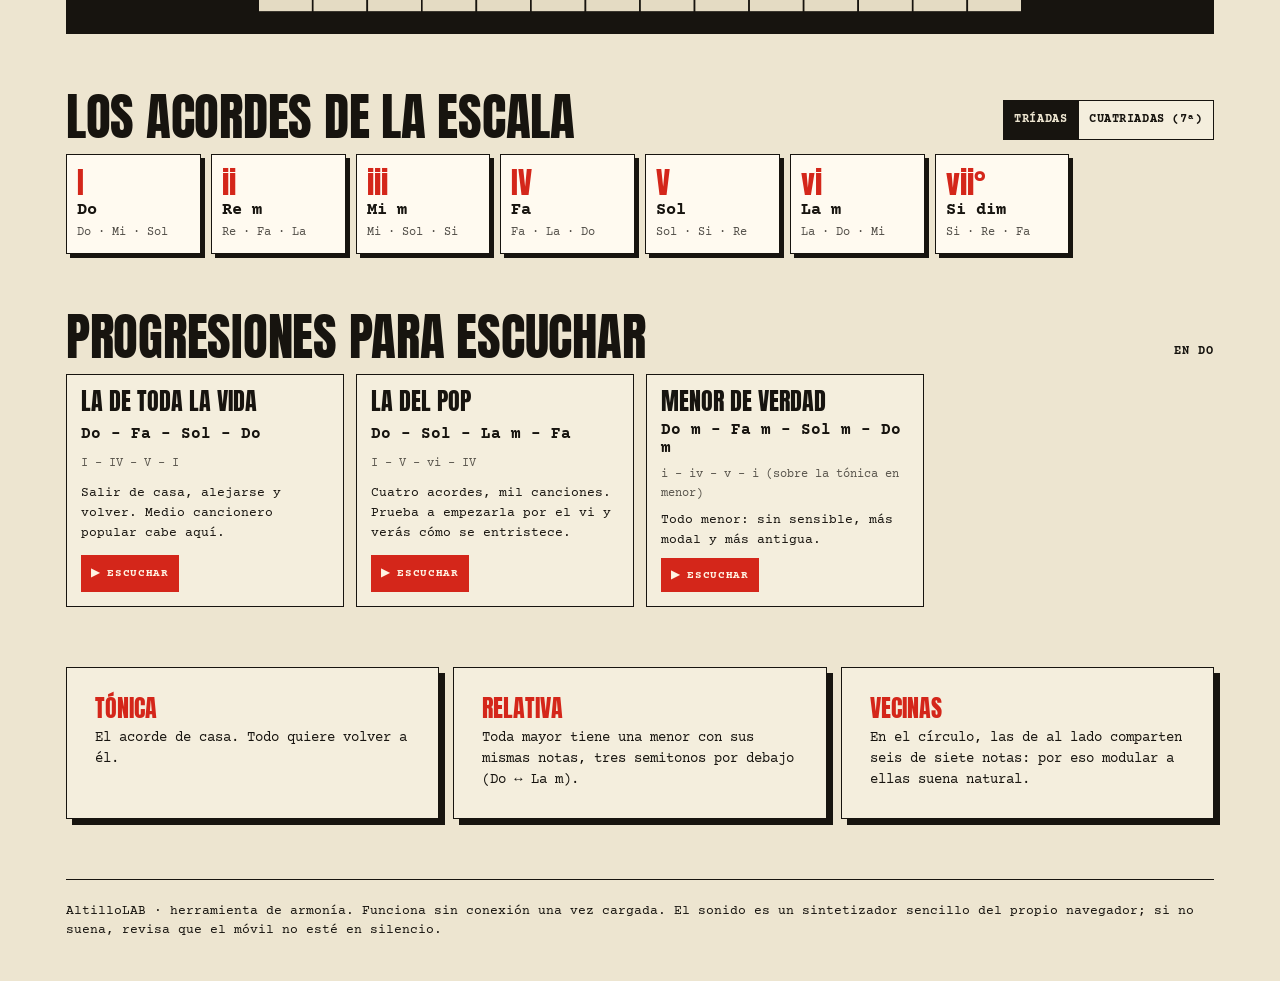
<file: altillolab/apps/armonia/index.html>
<!doctype html>
<html lang="es">
<head>
<meta charset="utf-8">
<meta name="viewport" content="width=device-width, initial-scale=1, viewport-fit=cover">
<title>Armonía con conejo · AltilloLAB</title>
<link rel="icon" href="data:image/svg+xml,%3Csvg xmlns='http://www.w3.org/2000/svg' viewBox='0 0 32 32'%3E%3Crect width='32' height='32' fill='%23ede5d0'/%3E%3Crect x='4' y='4' width='12' height='12' fill='%23d4261a'/%3E%3Crect x='16' y='16' width='12' height='12' fill='%23d4261a'/%3E%3C/svg%3E">
<meta name="description" content="Círculo de quintas, escalas y los acordes de cada escala, con un conejo que salta por las notas. Nivel básico, medio y avanzado.">
<link rel="stylesheet" href="../marca.css">
<style>
/* Layout: niveles arriba; círculo de quintas a la izquierda y escala a la derecha; debajo el camino de piedras
   por el que salta el conejo, el teclado, los acordes de la escala y progresiones para escuchar. */
.niveles{display:flex;gap:0;margin:6px 0 26px;border:1.5px solid var(--tinta);width:max-content;max-width:100%}
.niveles button{min-height:46px;padding:.5em 1.1em;border:0;background:var(--papel);cursor:pointer;font:700 .8rem/1 var(--mono);letter-spacing:.06em;text-transform:uppercase}
.niveles button+button{border-left:1.5px solid var(--tinta)}
.niveles button[aria-pressed="true"]{background:var(--tomate);color:#fff4e4}
.arriba{display:grid;grid-template-columns:minmax(0,1fr) minmax(0,1.1fr);gap:clamp(18px,3vw,40px);align-items:start}
@media (max-width:860px){.arriba{grid-template-columns:1fr}}
.circulo svg{display:block;width:100%;max-width:470px;margin:0 auto;height:auto}
.circulo .sector{cursor:pointer;transition:fill .2s}
.circulo .sector:hover{fill:var(--mostaza)}
.circulo text{pointer-events:none;font-family:var(--mono);font-weight:700}
.circulo .ayuda{font-size:.82rem;margin-top:10px;text-align:center}
.leyenda{display:flex;gap:14px;justify-content:center;flex-wrap:wrap;font-size:.75rem;margin-top:8px}
.leyenda i{display:inline-block;width:12px;height:12px;border:1.5px solid var(--tinta);vertical-align:-2px;margin-right:4px}
.escala h2{font-size:clamp(2.4rem,6vw,4.4rem);color:var(--tomate)}
.escala h2 .script{color:var(--tinta);font-size:.55em;display:block}
.sel-escala{display:flex;flex-wrap:wrap;gap:6px;margin:14px 0}
.sel-escala button{min-height:36px;padding:.35em .75em;border:1.5px solid var(--tinta);background:#fffaf0;cursor:pointer;font:700 .72rem/1.1 var(--mono)}
.sel-escala button[aria-pressed="true"]{background:var(--tinta);color:var(--crema)}
.sel-escala button .n{display:inline-block;font-size:.6rem;opacity:.6;margin-left:4px}
.raiz{font-family:var(--serif);font-style:italic;font-size:1.35rem;line-height:1.2;margin-top:6px}
.formula{font-size:.85rem;margin-top:8px}
.formula b{background:var(--crema-2);padding:2px 6px;margin-right:2px;display:inline-block;margin-bottom:3px}

/* el camino del conejo */
.camino-caja{margin-top:clamp(28px,4vw,48px);background:var(--tinta);color:var(--crema);padding:18px clamp(12px,2.5vw,26px) 22px;position:relative}
.camino-caja .cab{display:flex;justify-content:space-between;align-items:center;gap:12px;flex-wrap:wrap}
.camino-caja h3{font-size:1.9rem}
.mandos{display:flex;gap:8px;flex-wrap:wrap;align-items:center}
.mandos .btn.contorno{color:var(--crema);border-color:var(--crema)}
.mandos .btn.contorno:hover{background:var(--crema);color:var(--tinta)}
.mandos label{font-size:.7rem;display:flex;gap:6px;align-items:center}
.mandos input[type=range]{accent-color:var(--tomate);width:90px}
.camino{position:relative;height:190px;margin-top:10px;overflow:hidden}
.piedras{position:absolute;left:0;right:0;bottom:12px;display:flex;justify-content:space-between;gap:4px}
.piedra{flex:1;min-width:0;height:62px;border-radius:50% 50% 44% 44%/60% 60% 40% 40%;background:#3a342b;border:2px solid #5c5446;display:grid;place-items:center;align-content:center;cursor:pointer;transition:background .15s,transform .15s;color:var(--crema);padding:0;font:inherit}
.piedra .nom{font:700 clamp(.72rem,2.1vw,1.05rem)/1 var(--mono)}
.piedra .gr{font:400 .62rem/1 var(--mono);opacity:.65;margin-top:4px}
.piedra.luz{background:var(--tomate);border-color:#fff4e4;transform:translateY(3px)}
.piedra.acorde{background:var(--mostaza);border-color:#fff4e4;color:var(--tinta)}
.piedra.tonica .nom{text-decoration:underline;text-underline-offset:3px}
.conejo{position:absolute;bottom:70px;left:0;width:74px;height:84px;transform:translateX(-50%);transition:left .26s cubic-bezier(.4,.1,.3,1);pointer-events:none;z-index:2}
.conejo svg{width:100%;height:100%;overflow:visible}
.conejo .cuerpo{transform-origin:50% 100%}
.conejo.salta .cuerpo{animation:salto .28s ease-out}
@keyframes salto{0%{transform:translateY(0) scale(1.05,.92)}45%{transform:translateY(-58px) rotate(-8deg) scale(.96,1.06)}100%{transform:translateY(0) scale(1.06,.9)}}
.conejo .gota{opacity:0}
.conejo.salta .gota{animation:gota .4s ease-in}
@keyframes gota{from{opacity:1;transform:translate(0,0)}to{opacity:0;transform:translate(-8px,10px)}}
.bocadillo{position:absolute;top:6px;left:0;right:0;text-align:center;font:italic 400 clamp(1.1rem,2.4vw,1.5rem)/1.1 var(--serif);color:var(--crema);min-height:1.2em}

/* teclado */
.teclado{margin-top:16px}
.teclado svg{display:block;width:100%;height:auto;max-height:120px}
.teclado .blanca{fill:#fffaf0;stroke:var(--tinta);stroke-width:1.5}
.teclado .negra{fill:var(--tinta)}
.teclado .en-escala{fill:var(--crema-2)}
.teclado .negra.en-escala{fill:#6e5f48}
.teclado .suena{fill:var(--tomate)!important}
.teclado .tecla{cursor:pointer}

/* acordes */
.bloque{margin-top:clamp(32px,5vw,60px)}
.bloque .cab{display:flex;justify-content:space-between;align-items:end;gap:12px;flex-wrap:wrap;margin-bottom:14px}
.bloque h3{font-size:clamp(2rem,5vw,3.2rem)}
.alternar{display:flex;border:1.5px solid var(--tinta)}
.alternar button{min-height:38px;padding:.4em .9em;border:0;background:var(--papel);cursor:pointer;font:700 .72rem/1 var(--mono);text-transform:uppercase;letter-spacing:.05em}
.alternar button+button{border-left:1.5px solid var(--tinta)}
.alternar button[aria-pressed="true"]{background:var(--tinta);color:var(--crema)}
.acordes{display:grid;grid-template-columns:repeat(auto-fill,minmax(132px,1fr));gap:10px}
.acorde{border:1.5px solid var(--tinta);background:#fffaf0;padding:12px 10px;cursor:pointer;text-align:left;display:grid;gap:4px;box-shadow:4px 4px 0 var(--tinta);transition:transform .12s,background .12s}
.acorde:hover{transform:translate(-2px,-2px) rotate(-1deg)}
.acorde.activo{background:var(--mostaza)}
.acorde .rom{font:400 1.9rem/1 var(--display);color:var(--tomate)}
.acorde .nom{font:700 1.05rem/1.1 var(--mono)}
.acorde .notas{font-size:.72rem;opacity:.75}
.acorde .fun{font:700 .62rem/1 var(--mono);letter-spacing:.06em;text-transform:uppercase;padding:4px 6px;justify-self:start;border:1.5px solid currentColor}
.fun.T{color:#1B2845}.fun.S{color:#b38600}.fun.D{color:#d4261a}
.nota-madre{font-size:.85rem;margin-bottom:12px;max-width:70ch}
.progresiones{display:grid;grid-template-columns:repeat(auto-fill,minmax(260px,1fr));gap:12px}
.prog{border:1.5px solid var(--tinta);background:var(--papel);padding:14px;display:grid;gap:8px}
.prog h4{font:400 1.5rem/1 var(--display);text-transform:uppercase}
.prog .cifra{font:700 1rem var(--mono)}
.prog .rom2{font-size:.78rem;opacity:.7}
.prog p{font-size:.82rem}
.prog .btn{justify-self:start}
.chuleta{margin-top:clamp(32px,5vw,60px);display:grid;grid-template-columns:repeat(auto-fit,minmax(240px,1fr));gap:14px}
.chuleta .carta h4{font:400 1.5rem/1 var(--display);text-transform:uppercase;color:var(--tomate);margin-bottom:8px}
.chuleta .carta p{font-size:.86rem}
</style>
</head>
<body>
<header class="lab-bar">
  <div class="wrap">
    <a class="lab-logo" href="../../index.html">Altillo<span class="lab">LAB</span><span class="script">· armonía</span></a>
    <a class="lab-volver" id="volver" href="../index.html">← Herramientas</a>
  </div>
</header>

<main class="wrap">
  <section class="lab-hero">
    <span class="cinta">Herramienta 03</span>
    <h1 class="display">Armonía<span class="script">con un conejo que salta por las notas</span></h1>
    <p>Elige una tónica en el círculo, elige una escala y mira qué acordes salen de ella. Toca cualquier cosa para oírla. La teoría que sirve para componer, no la que sirve para presumir en una cena.</p>
  </section>

  <div class="niveles" role="group" aria-label="Nivel">
    <button data-nivel="1" aria-pressed="true">Básico</button>
    <button data-nivel="2" aria-pressed="false">Medio</button>
    <button data-nivel="3" aria-pressed="false">Avanzado</button>
  </div>

  <div class="arriba">
    <section class="circulo carta" aria-label="Círculo de quintas">
      <p class="label rojo">Círculo de quintas</p>
      <svg id="circulo" viewBox="0 0 400 400" role="img" aria-label="Círculo de quintas: fuera las tonalidades mayores, dentro sus relativas menores"></svg>
      <div class="leyenda"><span><i style="background:var(--tomate)"></i>tu tónica</span><span><i style="background:var(--mostaza)"></i>vecinas (IV y V)</span><span><i style="background:var(--crema-2)"></i>relativa</span></div>
      <p class="ayuda">Fuera, las mayores; dentro, sus relativas menores. Al girar a la derecha, cada paso añade un sostenido.</p>
    </section>

    <section class="escala">
      <p class="label rojo">Escala</p>
      <h2 class="display" id="tituloEscala"></h2>
      <div class="sel-escala" id="selEscala" role="group" aria-label="Elige escala"></div>
      <p class="raiz" id="raiz"></p>
      <p class="formula" id="formula"></p>
    </section>
  </div>

  <section class="camino-caja" aria-label="El camino del conejo">
    <div class="cab">
      <h3 class="display">El camino del conejo</h3>
      <div class="mandos">
        <button class="btn sm" id="subir">▲ Sube la escala</button>
        <button class="btn contorno sm" id="bajar">▼ Bájala</button>
        <label class="label">Tempo <input type="range" id="tempo" min="60" max="220" value="120" aria-label="Tempo"></label>
      </div>
    </div>
    <div class="camino" id="camino">
      <p class="bocadillo" id="bocadillo">Toca una piedra y el conejo salta.</p>
      <div class="conejo" id="conejo" aria-hidden="true">
        <svg viewBox="-40 -76 80 96">
          <g class="cuerpo">
            <ellipse cx="0" cy="-6" rx="20" ry="15" fill="#ede5d0" stroke="#17140f" stroke-width="2.5"/>
            <circle cx="-19" cy="-10" r="6" fill="#fff" stroke="#17140f" stroke-width="2"/>
            <ellipse cx="10" cy="-46" rx="5" ry="18" transform="rotate(-12 10 -46)" fill="#ede5d0" stroke="#17140f" stroke-width="2.5"/>
            <ellipse cx="22" cy="-44" rx="5" ry="18" transform="rotate(18 22 -44)" fill="#ede5d0" stroke="#17140f" stroke-width="2.5"/>
            <ellipse cx="10" cy="-46" rx="2" ry="11" transform="rotate(-12 10 -46)" fill="#E8694F"/>
            <ellipse cx="22" cy="-44" rx="2" ry="11" transform="rotate(18 22 -44)" fill="#E8694F"/>
            <circle cx="16" cy="-22" r="14" fill="#ede5d0" stroke="#17140f" stroke-width="2.5"/>
            <circle cx="20" cy="-25" r="6" fill="#fff" stroke="#17140f" stroke-width="1.5"/>
            <circle cx="21" cy="-25" r="2.2" fill="#17140f"/>
            <ellipse cx="26" cy="-14" rx="3" ry="4" fill="#17140f"/>
            <path d="M4 8l-6 6M12 8l4 7" stroke="#17140f" stroke-width="2.5" stroke-linecap="round"/>
            <path class="gota" d="M-6 -40q4 -8 6 0a3 3 0 0 1 -6 0z" fill="#9fd3ff" stroke="#17140f" stroke-width="1"/>
          </g>
        </svg>
      </div>
      <div class="piedras" id="piedras"></div>
    </div>
    <div class="teclado"><svg id="teclado" viewBox="0 0 700 110" aria-label="Teclado con las notas de la escala marcadas"></svg></div>
  </section>

  <section class="bloque">
    <div class="cab">
      <h3 class="display">Los acordes de la escala</h3>
      <div class="alternar" role="group" aria-label="Tipo de acorde">
        <button data-tipo="3" aria-pressed="true">Tríadas</button>
        <button data-tipo="4" aria-pressed="false">Cuatriadas (7ª)</button>
      </div>
    </div>
    <p class="nota-madre" id="notaMadre" hidden></p>
    <div class="acordes" id="acordes"></div>
  </section>

  <section class="bloque">
    <div class="cab"><h3 class="display">Progresiones para escuchar</h3><span class="label" id="progTono"></span></div>
    <div class="progresiones" id="progresiones"></div>
  </section>

  <section class="chuleta" id="chuleta"></section>

  <footer class="lab-pie">
    <p>AltilloLAB · herramienta de armonía. Funciona sin conexión una vez cargada. El sonido es un sintetizador sencillo del propio navegador; si no suena, revisa que el móvil no esté en silencio.</p>
  </footer>
</main>

<script>
/* ======================= teoría ======================= */
const LETRAS = ['Do','Re','Mi','Fa','Sol','La','Si'];
const NATURAL = [0,2,4,5,7,9,11];
const ALT = {'-2':'𝄫','-1':'♭','0':'','1':'♯','2':'𝄪'};
// tónicas del círculo (mayores) y sus relativas menores: [letra, alteración]
const MAYORES = [[0,0],[4,0],[1,0],[5,0],[2,0],[6,0],[3,1],[1,-1],[5,-1],[2,-1],[6,-1],[3,0]];
const MENORES = [[5,0],[2,0],[6,0],[3,1],[0,1],[4,1],[1,1],[6,-1],[3,0],[0,0],[4,0],[1,0]];
const ARMADURA = ['sin alteraciones','1♯','2♯','3♯','4♯','5♯','6♯ / 6♭','5♭','4♭','3♭','2♭','1♭'];
const MAYOR = [0,2,4,5,7,9,11];

// nivel: 1 básico, 2 medio, 3 avanzado. semis = semitonos desde la tónica; pasos = qué letra ocupa cada nota.
const ESCALAS = [
  {id:'mayor', nombre:'Mayor (jónica)', nivel:1, semis:[0,2,4,5,7,9,11], pasos:[0,1,2,3,4,5,6], funciones:true,
    raiz:'La de casi todas las canciones que cantas sin darte cuenta. Luminosa, de casa.'},
  {id:'menor', nombre:'Menor natural (eólica)', nivel:1, semis:[0,2,3,5,7,8,10], pasos:[0,1,2,3,4,5,6], funciones:true,
    raiz:'La mayor vista desde su sexto grado: las mismas notas, otra casa. Más sombra.'},
  {id:'pmay', nombre:'Pentatónica mayor', nivel:1, semis:[0,2,4,7,9], pasos:[0,1,2,4,5], madre:'mayor',
    raiz:'Cinco notas sin semitonos: no hay forma de que suene mal. Está en músicas de raíz de medio mundo.'},
  {id:'pmen', nombre:'Pentatónica menor', nivel:1, semis:[0,3,5,7,10], pasos:[0,2,3,4,6], madre:'menor',
    raiz:'La de los solos de guitarra y de muchas nanas. Cinco notas para improvisar sin miedo.'},
  {id:'armonica', nombre:'Menor armónica', nivel:2, semis:[0,2,3,5,7,8,11], pasos:[0,1,2,3,4,5,6], funciones:true,
    raiz:'La menor con la 7ª subida: aparece la sensible y el V se vuelve mayor. Tensión que pide volver.'},
  {id:'melodica', nombre:'Menor melódica', nivel:2, semis:[0,2,3,5,7,9,11], pasos:[0,1,2,3,4,5,6], funciones:true,
    raiz:'Menor abajo, mayor arriba. La del jazz cuando quiere color sin perder la pena.'},
  {id:'dorica', nombre:'Dórica', nivel:2, semis:[0,2,3,5,7,9,10], pasos:[0,1,2,3,4,5,6],
    raiz:'Menor con la 6ª luminosa. Suena a mucha música celta y gallega, y al funk de dos acordes.'},
  {id:'mixolidia', nombre:'Mixolidia', nivel:2, semis:[0,2,4,5,7,9,10], pasos:[0,1,2,3,4,5,6],
    raiz:'Mayor con la 7ª bajada. Suena a gaita, a rock de tres acordes y a cumbia.'},
  {id:'blues', nombre:'Blues', nivel:2, semis:[0,3,5,6,7,10], pasos:[0,2,3,4,4,6], madre:'menor',
    raiz:'La pentatónica menor con la «blue note» (5ª disminuida) colándose entre medias.'},
  {id:'frigia', nombre:'Frigia', nivel:3, semis:[0,1,3,5,7,8,10], pasos:[0,1,2,3,4,5,6],
    raiz:'Menor con la 2ª pegada a la tónica. Oscura y cercana: el modo de Mi de la música andaluza.'},
  {id:'fdom', nombre:'Frigia dominante (flamenca)', nivel:3, semis:[0,1,4,5,7,8,10], pasos:[0,1,2,3,4,5,6],
    raiz:'La frigia con la 3ª mayor. Es la del flamenco por soleá o por seguiriya y la de muchas músicas árabes y sefardíes. Sobre Mi: Mi–Fa–Sol♯–La–Si–Do–Re.'},
  {id:'lidia', nombre:'Lidia', nivel:3, semis:[0,2,4,6,7,9,11], pasos:[0,1,2,3,4,5,6],
    raiz:'Mayor con la 4ª subida. Flota: es la de las bandas sonoras que vuelan.'},
  {id:'locria', nombre:'Locria', nivel:3, semis:[0,1,3,5,6,8,10], pasos:[0,1,2,3,4,5,6],
    raiz:'La más inestable: hasta su tónica es disminuida. Útil para un instante, rara para vivir en ella.'},
  {id:'doble', nombre:'Doble armónica (árabe)', nivel:3, semis:[0,1,4,5,7,8,11], pasos:[0,1,2,3,4,5,6],
    raiz:'Dos segundas aumentadas. Suena a zambra, a Oriente Próximo y a película de desierto.'}
];

const pcDe = (l,a) => ((NATURAL[l]+a)%12+12)%12;
function nombreNota(l, a){ return LETRAS[l] + (ALT[a] ?? ''); }
// deletrea una nota a partir de la tónica (letra+alteración), su distancia en semitonos y su paso de letra
function deletrear(tl, ta, semis, paso){
  const l = (tl + paso) % 7;
  const objetivo = (pcDe(tl,ta) + semis) % 12;
  let a = objetivo - NATURAL[l]; a = ((a+6)%12+12)%12 - 6;
  return {l, a, pc:objetivo, nombre:nombreNota(l,a)};
}
function calidad(t, q, s){ // intervalos 3ª, 5ª (y 7ª) desde la fundamental
  if(s === undefined){
    if(t===4&&q===7) return {suf:'',tipo:'M'}; if(t===3&&q===7) return {suf:'m',tipo:'m'};
    if(t===3&&q===6) return {suf:'dim',tipo:'dim'}; if(t===4&&q===8) return {suf:'aum',tipo:'aum'};
    return {suf:'(?)',tipo:'?'};
  }
  const k = `${t}-${q}-${s}`;
  const tabla = {'4-7-11':['maj7','M'],'4-7-10':['7','M'],'3-7-10':['m7','m'],'3-6-10':['m7♭5','ø'],'3-6-9':['dim7','dim'],'3-7-11':['m(maj7)','m'],'4-8-11':['aum(maj7)','aum'],'4-8-10':['aum7','aum']};
  const r = tabla[k] || ['(?)','?']; return {suf:r[0],tipo:r[1]};
}
const ROMANOS = ['I','II','III','IV','V','VI','VII'];
function romano(grado, semis, tipo, siete){
  const dif = semis - MAYOR[grado];
  const acc = dif < 0 ? '♭'.repeat(-dif) : '♯'.repeat(dif);
  let r = ROMANOS[grado]; if(tipo==='m'||tipo==='dim'||tipo==='ø') r = r.toLowerCase();
  if(tipo==='dim') r += '°'; if(tipo==='aum') r += '+'; if(tipo==='ø') r += 'ø';
  if(siete && tipo!=='ø' && tipo!=='dim') r += '7'; if(siete && tipo==='dim') r += '7';
  return acc + r;
}
const FUNCION = ['T','S','T','S','D','T','D'];
const FUNCION_TXT = {T:'Tónica · reposo', S:'Subdominante · salir', D:'Dominante · tensión'};

// progresiones: cada acorde = semitonos y paso desde la tónica + sufijo. menor:true usa la relativa menor como centro.
const PROGRESIONES = [
  {nivel:1, nombre:'La de toda la vida', cifra:[[0,0,''],[5,3,''],[7,4,''],[0,0,'']], rom:'I – IV – V – I', txt:'Salir de casa, alejarse y volver. Medio cancionero popular cabe aquí.'},
  {nivel:1, nombre:'La del pop', cifra:[[0,0,''],[7,4,''],[9,5,'m'],[5,3,'']], rom:'I – V – vi – IV', txt:'Cuatro acordes, mil canciones. Prueba a empezarla por el vi y verás cómo se entristece.'},
  {nivel:1, nombre:'Menor de verdad', cifra:[[0,0,'m'],[5,3,'m'],[7,4,'m'],[0,0,'m']], rom:'i – iv – v – i (sobre la tónica en menor)', txt:'Todo menor: sin sensible, más modal y más antigua.'},
  {nivel:2, nombre:'Dos-cinco-uno', cifra:[[2,1,'m7'],[7,4,'7'],[0,0,'maj7']], rom:'ii7 – V7 – Imaj7', txt:'La cadencia del jazz y del bolero. El ii prepara, el V tensa, el I resuelve.'},
  {nivel:2, nombre:'La rueda', cifra:[[0,0,''],[9,5,'m'],[2,1,'m'],[7,4,'7']], rom:'I – vi – ii – V7', txt:'Gira sola y nunca se acaba de cerrar: perfecta para un estribillo que vuelve.'},
  {nivel:2, nombre:'Dominante de la dominante', cifra:[[0,0,''],[2,1,'7'],[7,4,'7'],[0,0,'']], rom:'I – II7 (V/V) – V7 – I', txt:'El II se vuelve mayor para empujar hacia el V. Primer préstamo de tensión.'},
  {nivel:3, nombre:'Cadencia andaluza', cifra:[[0,0,'m'],[10,6,''],[8,5,''],[7,4,'']], rom:'i – ♭VII – ♭VI – V', txt:'Bajando por la frigia dominante hasta posarse en el V (que en flamenco se siente como tónica). Sobre La: La m – Sol – Fa – Mi.'},
  {nivel:3, nombre:'Préstamo modal', cifra:[[0,0,''],[5,3,'m'],[0,0,''],[8,5,''],[10,6,''],[0,0,'']], rom:'I – iv – I – ♭VI – ♭VII – I', txt:'Acordes prestados de la menor paralela: la luz de la mayor con una nube encima.'},
  {nivel:3, nombre:'Sustituto tritonal', cifra:[[2,1,'m7'],[1,1,'7'],[0,0,'maj7']], rom:'ii7 – ♭II7 – Imaj7', txt:'El V7 se cambia por el acorde que está a un tritono: el bajo baja por semitonos hacia la tónica.'},
  {nivel:3, nombre:'Mixolidia de raíz', cifra:[[0,0,''],[10,6,''],[5,3,''],[0,0,'']], rom:'I – ♭VII – IV – I', txt:'La 7ª bajada convierte el ♭VII en un acorde de casa. Gaita, rock y cumbia.'}
];
const CHULETA = {
  1:[['Tónica','El acorde de casa. Todo quiere volver a él.'],['Relativa','Toda mayor tiene una menor con sus mismas notas, tres semitonos por debajo (Do ↔ La m).'],['Vecinas','En el círculo, las de al lado comparten seis de siete notas: por eso modular a ellas suena natural.']],
  2:[['Función','Tónica = reposo, subdominante = salir, dominante = tensión que pide volver.'],['Sensible','La nota a un semitono de la tónica. Es la que hace que el V «tire» hacia el I.'],['Modos','Mismas notas, otro centro. Dórica y mixolidia cambian una sola nota respecto a menor y mayor.']],
  3:[['Intercambio modal','Tomar acordes de la escala paralela (Do mayor ↔ Do menor) para cambiar la luz sin cambiar de casa.'],['Frigio y flamenco','En la cadencia andaluza el reposo está en el V, que suena a tónica: es el modo de Mi.'],['Tritono','El V7 y el ♭II7 comparten el mismo tritono, por eso uno puede sustituir al otro.']]
};

/* ======================= estado ======================= */
let est = { nivel:1, tonica:[0,0], escala:'mayor', tipo:3, tempo:120 };
try{ Object.assign(est, JSON.parse(localStorage.getItem('altillolab-armonia') || '{}')); }catch(e){}
const guardar = () => { try{ localStorage.setItem('altillolab-armonia', JSON.stringify(est)); }catch(e){} };
const $ = s => document.querySelector(s);
const escalaActual = () => ESCALAS.find(e => e.id === est.escala) || ESCALAS[0];

function notasEscala(esc){
  const [tl,ta] = est.tonica;
  return esc.semis.map((s,i) => ({...deletrear(tl,ta,s,esc.pasos[i]), semis:s, grado:i}));
}
function acordesDe(esc){
  const [tl,ta] = est.tonica, n = esc.semis.length;
  return esc.semis.map((s,i) => {
    const idx = est.tipo===4 ? [0,2,4,6] : [0,2,4];
    const tonos = idx.map(k => { const j=(i+k)%n, oct = i+k>=n ? 12 : 0; return {semis:esc.semis[j]+oct, paso:esc.pasos[j]+(i+k>=n?7:0)}; });
    const rel = tonos.map(t => t.semis - s);
    const q = est.tipo===4 ? calidad(rel[1],rel[2],rel[3]) : calidad(rel[1],rel[2]);
    const fund = deletrear(tl,ta,s,esc.pasos[i]);
    const notas = tonos.map(t => deletrear(tl,ta,t.semis%12 + (t.semis>=12?0:0), t.paso%7));
    return {grado:i, semis:s, fund, q, notas, rom:romano(i,s,q.tipo,est.tipo===4), alturas:tonos.map(t => t.semis)};
  });
}

/* ======================= sonido ======================= */
let ac = null;
function ctx(){ if(!ac){ const A = window.AudioContext || window.webkitAudioContext; ac = new A(); } if(ac.state==='suspended') ac.resume(); return ac; }
function tocar(midi, cuando=0, dur=.5, vol=.18){
  const c = ctx(), t = c.currentTime + cuando;
  const f = 440 * Math.pow(2, (midi-69)/12);
  const o1 = c.createOscillator(), o2 = c.createOscillator(), g = c.createGain(), lp = c.createBiquadFilter();
  o1.type = 'triangle'; o2.type = 'sine'; o1.frequency.value = f; o2.frequency.value = f*2; o2.detune.value = 4;
  lp.type = 'lowpass'; lp.frequency.value = 2400;
  const g2 = c.createGain(); g2.gain.value = .25;
  o1.connect(g); o2.connect(g2); g2.connect(g); g.connect(lp); lp.connect(c.destination);
  g.gain.setValueAtTime(0, t); g.gain.linearRampToValueAtTime(vol, t+.012); g.gain.exponentialRampToValueAtTime(vol*.4, t+dur*.5); g.gain.exponentialRampToValueAtTime(.0001, t+dur);
  o1.start(t); o2.start(t); o1.stop(t+dur+.05); o2.stop(t+dur+.05);
}
const midiTonica = () => 60 + pcDe(...est.tonica) - (pcDe(...est.tonica) > 6 ? 12 : 0);

/* ======================= conejo ======================= */
let secuencia = [];
function pararSecuencia(){ secuencia.forEach(clearTimeout); secuencia = []; }
let posConejo = 0;
function saltarA(i, quieto){
  posConejo = i;
  const piedras = [...document.querySelectorAll('.piedra')];
  const p = piedras[i]; if(!p) return;
  const caja = $('#camino').getBoundingClientRect(), r = p.getBoundingClientRect();
  const con = $('#conejo');
  con.style.left = (r.left - caja.left + r.width/2) + 'px';
  if(quieto) return;
  con.classList.remove('salta'); void con.offsetWidth; con.classList.add('salta');
  piedras.forEach(x => x.classList.remove('luz')); p.classList.add('luz');
  setTimeout(() => p.classList.remove('luz'), 260);
}
function iluminarAcorde(pcs){
  document.querySelectorAll('.piedra').forEach(p => p.classList.toggle('acorde', pcs.includes(+p.dataset.pc)));
  document.querySelectorAll('.tecla').forEach(k => k.classList.toggle('suena', pcs.includes(+k.dataset.pc % 12) ));
}
function sonarTecla(midi){ const k = document.querySelector(`.tecla[data-midi="${midi}"]`); if(k){ k.classList.add('suena'); setTimeout(() => k.classList.remove('suena'), 240); } }

/* ======================= render ======================= */
function render(){
  document.querySelectorAll('[data-nivel]').forEach(b => b.setAttribute('aria-pressed', +b.dataset.nivel === est.nivel));
  document.querySelectorAll('[data-tipo]').forEach(b => b.setAttribute('aria-pressed', +b.dataset.tipo === est.tipo));
  if(escalaActual().nivel > est.nivel) est.escala = 'mayor';
  const esc = escalaActual(), [tl,ta] = est.tonica, tonNom = nombreNota(tl,ta);

  // círculo de quintas
  const svg = $('#circulo'); let h = '';
  const cx = 200, cy = 200, R1 = 190, R2 = 128, R3 = 76;
  const pcTon = pcDe(tl,ta), idxMay = MAYORES.findIndex(m => pcDe(...m) === pcTon), idxMen = MENORES.findIndex(m => pcDe(...m) === pcTon);
  const esMenor = ['menor','pmen','armonica','melodica','dorica','frigia','fdom','locria','blues','doble'].includes(esc.id);
  const centro = esMenor && idxMen >= 0 ? idxMen : (idxMay >= 0 ? idxMay : idxMen);
  const sector = (r0, r1, i) => {
    const a0 = (i*30 - 105) * Math.PI/180, a1 = (i*30 - 75) * Math.PI/180;
    const p = (r,a) => `${(cx + r*Math.cos(a)).toFixed(1)} ${(cy + r*Math.sin(a)).toFixed(1)}`;
    return `M${p(r0,a0)} A${r0} ${r0} 0 0 1 ${p(r0,a1)} L${p(r1,a1)} A${r1} ${r1} 0 0 0 ${p(r1,a0)}Z`;
  };
  const pos = (r,i) => { const a = (i*30 - 90) * Math.PI/180; return [cx + r*Math.cos(a), cy + r*Math.sin(a)]; };
  for(let i=0;i<12;i++){
    const vecina = (i === (centro+1)%12 || i === (centro+11)%12);
    const fM = (!esMenor && i===centro) ? 'var(--tomate)' : vecina ? 'var(--mostaza)' : (esMenor && i===centro) ? 'var(--crema-2)' : '#fffaf0';
    const fm = (esMenor && i===centro) ? 'var(--tomate)' : vecina ? '#f9d76a' : (!esMenor && i===centro) ? 'var(--crema-2)' : '#f4eedd';
    h += `<path class="sector" d="${sector(R1,R2,i)}" fill="${fM}" stroke="#17140f" stroke-width="1.5" data-may="${i}"><title>${nombreNota(...MAYORES[i])} mayor · ${ARMADURA[i]}</title></path>`;
    h += `<path class="sector" d="${sector(R2,R3,i)}" fill="${fm}" stroke="#17140f" stroke-width="1.5" data-men="${i}"><title>${nombreNota(...MENORES[i])} menor</title></path>`;
    const [x1,y1] = pos((R1+R2)/2 + 6, i), [x2,y2] = pos((R2+R3)/2, i), [x3,y3] = pos((R1+R2)/2 - 16, i);
    const blancoM = (!esMenor && i===centro), blancom = (esMenor && i===centro);
    h += `<text x="${x1}" y="${y1}" text-anchor="middle" dominant-baseline="middle" font-size="15" fill="${blancoM?'#fff4e4':'#17140f'}">${nombreNota(...MAYORES[i])}</text>`;
    h += `<text x="${x3}" y="${y3}" text-anchor="middle" dominant-baseline="middle" font-size="8" fill="${blancoM?'#fff4e4':'#7a6e58'}">${ARMADURA[i].replace(' / ','/')}</text>`;
    h += `<text x="${x2}" y="${y2}" text-anchor="middle" dominant-baseline="middle" font-size="11.5" fill="${blancom?'#fff4e4':'#17140f'}">${nombreNota(...MENORES[i])}m</text>`;
  }
  h += `<circle cx="200" cy="200" r="${R3}" fill="#17140f"/><text x="200" y="190" text-anchor="middle" font-family="Anton,Impact,sans-serif" font-size="26" fill="#d4261a" style="font-weight:400">${tonNom}</text><text x="200" y="216" text-anchor="middle" font-size="10" fill="#ede5d0">${esc.nombre.split(' (')[0].toLowerCase()}</text>`;
  svg.innerHTML = h;

  // escala
  $('#tituloEscala').innerHTML = `${tonNom}<span class="script">${esc.nombre}</span>`;
  $('#selEscala').innerHTML = ESCALAS.filter(e => e.nivel <= est.nivel).map(e => `<button data-escala="${e.id}" aria-pressed="${e.id===esc.id}">${e.nombre}${e.nivel>1?`<span class="n">${e.nivel===2?'medio':'avanz.'}</span>`:''}</button>`).join('');
  $('#raiz').textContent = esc.raiz;
  const notas = notasEscala(esc);
  const nombresIntervalo = {0:'1',1:'♭2',2:'2',3:'♭3',4:'3',5:'4',6:'♯4/♭5',7:'5',8:'♭6',9:'6',10:'♭7',11:'7'};
  $('#formula').innerHTML = 'Fórmula: ' + esc.semis.map(s => `<b>${nombresIntervalo[s]}</b>`).join(' ') + '<br>Notas: ' + notas.map(n => `<b>${n.nombre}</b>`).join(' ');

  // piedras (escala + tónica arriba)
  const piedras = [...notas, {...notas[0], grado:esc.semis.length, semis:12}];
  $('#piedras').innerHTML = piedras.map((n,i) => `<button class="piedra ${n.semis%12===0?'tonica':''}" data-i="${i}" data-pc="${n.pc}" data-semis="${n.semis}" aria-label="${n.nombre}"><span class="nom">${n.nombre}</span><span class="gr">${i===piedras.length-1?'8':nombresIntervalo[n.semis%12]}</span></button>`).join('');
  requestAnimationFrame(() => { const con = $('#conejo'); con.style.transition = 'none'; saltarA(0, true); requestAnimationFrame(() => con.style.transition = ''); });

  // teclado (dos octavas desde Do)
  const base = 48 + 12; let t = '', x = 0; const W = 700/14, pcsEsc = notas.map(n => n.pc);
  const blancas = [0,2,4,5,7,9,11], negras = {1:1,3:2,6:4,8:5,10:6};
  for(let o=0;o<2;o++) blancas.forEach((pc,j) => { const m = base + o*12 + pc; t += `<rect class="tecla blanca ${pcsEsc.includes(pc)?'en-escala':''}" data-midi="${m}" data-pc="${pc}" x="${(o*7+j)*W}" y="0" width="${W}" height="110"/>`; if(pcsEsc.includes(pc)) t += `<circle cx="${(o*7+j)*W+W/2}" cy="92" r="5" fill="${pc===pcTon?'#d4261a':'#17140f'}" pointer-events="none"/>`; });
  for(let o=0;o<2;o++) Object.entries(negras).forEach(([pc,j]) => { pc = +pc; const m = base + o*12 + pc; const xx = (o*7+j)*W - W*0.3; t += `<rect class="tecla negra ${pcsEsc.includes(pc)?'en-escala':''}" data-midi="${m}" data-pc="${pc}" x="${xx}" y="0" width="${W*0.6}" height="66"/>`; if(pcsEsc.includes(pc)) t += `<circle cx="${xx+W*0.3}" cy="54" r="4.5" fill="${pc===pcTon?'#d4261a':'#ede5d0'}" pointer-events="none"/>`; });
  $('#teclado').innerHTML = t;

  // acordes
  let escAcordes = esc, nota = $('#notaMadre');
  if(esc.madre){ escAcordes = ESCALAS.find(e => e.id === esc.madre); nota.hidden = false; nota.innerHTML = `La ${esc.nombre.toLowerCase()} tiene ${esc.semis.length} notas y no forma acordes por terceras completos. Estos son los acordes de su escala madre, <b>${tonNom} ${escAcordes.nombre.toLowerCase()}</b>, que le sientan bien debajo.`; }
  else nota.hidden = true;
  const acs = acordesDe(escAcordes);
  $('#acordes').innerHTML = acs.map((a,i) => `<button class="acorde" data-acorde="${i}">
      <span class="rom">${a.rom}</span>
      <span class="nom">${a.fund.nombre}${a.q.suf ? ' '+a.q.suf : ''}</span>
      <span class="notas">${a.notas.map(n => n.nombre).join(' · ')}</span>
      ${(escAcordes.funciones && est.nivel>=2) ? `<span class="fun ${FUNCION[i]}">${FUNCION_TXT[FUNCION[i]]}</span>` : ''}
    </button>`).join('');
  acordes = acs;

  // progresiones
  $('#progTono').textContent = `en ${tonNom}`;
  $('#progresiones').innerHTML = PROGRESIONES.filter(p => p.nivel <= est.nivel).map((p,i) => `<article class="prog">
      <h4>${p.nombre}</h4>
      <p class="cifra">${p.cifra.map(([s,paso,suf]) => deletrear(tl,ta,s,paso).nombre + (suf ? ' '+suf : '')).join(' – ')}</p>
      <p class="rom2">${p.rom}</p>
      <p>${p.txt}</p>
      <button class="btn sm" data-prog="${PROGRESIONES.indexOf(p)}">▶ Escuchar</button>
    </article>`).join('');

  $('#chuleta').innerHTML = CHULETA[est.nivel].map(([t,p]) => `<div class="carta"><h4>${t}</h4><p>${p}</p></div>`).join('');
  $('#tempo').value = est.tempo;
  guardar();
}
let acordes = [];

/* ======================= interacción ======================= */
function tocarEscala(arriba){
  pararSecuencia(); iluminarAcorde([]);
  const piedras = [...document.querySelectorAll('.piedra')];
  const orden = piedras.map((_,i) => i); if(!arriba) orden.reverse();
  const paso = 60 / est.tempo, m0 = midiTonica();
  $('#bocadillo').textContent = arriba ? '¡Para arriba!' : 'Bajando con cuidado…';
  ctx();
  orden.forEach((i,k) => {
    secuencia.push(setTimeout(() => {
      const midi = m0 + (+piedras[i].dataset.semis);
      tocar(midi, 0, paso*.95); saltarA(i); sonarTecla(midi);
      if(k === orden.length-1) $('#bocadillo').textContent = arriba ? 'Arriba del todo: la misma nota, una octava más alta.' : 'De vuelta en casa.';
    }, k*paso*1000));
  });
}
function tocarAcorde(a, cuando=0, dur=1.2){
  const m0 = midiTonica();
  a.alturas.forEach((s,k) => tocar(m0 + s - (k===0 ? 12 : 0), cuando, dur, .12));
  tocar(m0 + a.alturas[0] - 12, cuando, dur, .1);
}
document.addEventListener('click', e => {
  const b = e.target.closest('button,[data-may],[data-men],.tecla'); if(!b) return;
  if(b.dataset.nivel){ est.nivel = +b.dataset.nivel; est.tipo = est.nivel === 1 ? 3 : 4; pararSecuencia(); render(); return; }
  if(b.dataset.tipo){ est.tipo = +b.dataset.tipo; render(); return; }
  if(b.dataset.escala){ est.escala = b.dataset.escala; pararSecuencia(); render(); tocarEscala(true); return; }
  if(b.dataset.may !== undefined){ est.tonica = MAYORES[+b.dataset.may]; if(['menor','pmen','armonica','melodica','dorica','frigia','fdom','locria','blues','doble'].includes(est.escala)) est.escala = 'mayor'; pararSecuencia(); render(); tocarEscala(true); return; }
  if(b.dataset.men !== undefined){ est.tonica = MENORES[+b.dataset.men]; if(!['menor','pmen','armonica','melodica','dorica','frigia','fdom','locria','blues','doble'].includes(est.escala)) est.escala = 'menor'; pararSecuencia(); render(); tocarEscala(true); return; }
  if(b.classList.contains('piedra')){ pararSecuencia(); iluminarAcorde([]); const i = +b.dataset.i, midi = midiTonica() + (+b.dataset.semis); tocar(midi, 0, .6); saltarA(i); sonarTecla(midi); $('#bocadillo').textContent = b.getAttribute('aria-label'); return; }
  if(b.classList.contains('tecla')){ const midi = +b.dataset.midi; tocar(midi, 0, .6); sonarTecla(midi); return; }
  if(b.id === 'subir') return tocarEscala(true);
  if(b.id === 'bajar') return tocarEscala(false);
  if(b.dataset.acorde !== undefined){
    pararSecuencia(); const a = acordes[+b.dataset.acorde]; tocarAcorde(a);
    document.querySelectorAll('.acorde').forEach(x => x.classList.toggle('activo', x === b));
    const piedras = [...document.querySelectorAll('.piedra')]; const i = piedras.findIndex(p => +p.dataset.pc === a.fund.pc);
    if(i >= 0) saltarA(i); iluminarAcorde(a.notas.map(n => n.pc));
    $('#bocadillo').textContent = `${a.rom}: ${a.fund.nombre}${a.q.suf?' '+a.q.suf:''} = ${a.notas.map(n => n.nombre).join(' + ')}`;
    return;
  }
  if(b.dataset.prog !== undefined){
    pararSecuencia(); ctx();
    const p = PROGRESIONES[+b.dataset.prog], [tl,ta] = est.tonica, dur = 60/est.tempo*2;
    p.cifra.forEach(([s,paso,suf],k) => secuencia.push(setTimeout(() => {
      const q = {'':[0,4,7],'m':[0,3,7],'7':[0,4,7,10],'m7':[0,3,7,10],'maj7':[0,4,7,11]}[suf] || [0,4,7];
      tocarAcorde({alturas:q.map(x => x + s)}, 0, dur*.95);
      const fund = deletrear(tl,ta,s,paso), pcs = q.map(x => (fund.pc + x)%12);
      const piedras = [...document.querySelectorAll('.piedra')]; const i = piedras.findIndex(pp => +pp.dataset.pc === fund.pc);
      if(i >= 0) saltarA(i); iluminarAcorde(pcs);
      $('#bocadillo').textContent = `${p.nombre}: ${fund.nombre}${suf?' '+suf:''}`;
    }, k*dur*1000)));
    secuencia.push(setTimeout(() => iluminarAcorde([]), p.cifra.length*dur*1000));
    return;
  }
});
$('#tempo').addEventListener('input', e => { est.tempo = +e.target.value; guardar(); });
window.addEventListener('resize', () => { const con = $('#conejo'); con.style.transition = 'none'; saltarA(posConejo, true); requestAnimationFrame(() => con.style.transition = ''); });

try{ const d = new URLSearchParams(location.search).get('desde'); if(d && /^[\w.#-]+$/.test(d)){ const v = $('#volver'); v.href = '../../' + d; v.textContent = '← Volver a la sesión'; } }catch(e){}
render();
</script>
</body>
</html>
</file>
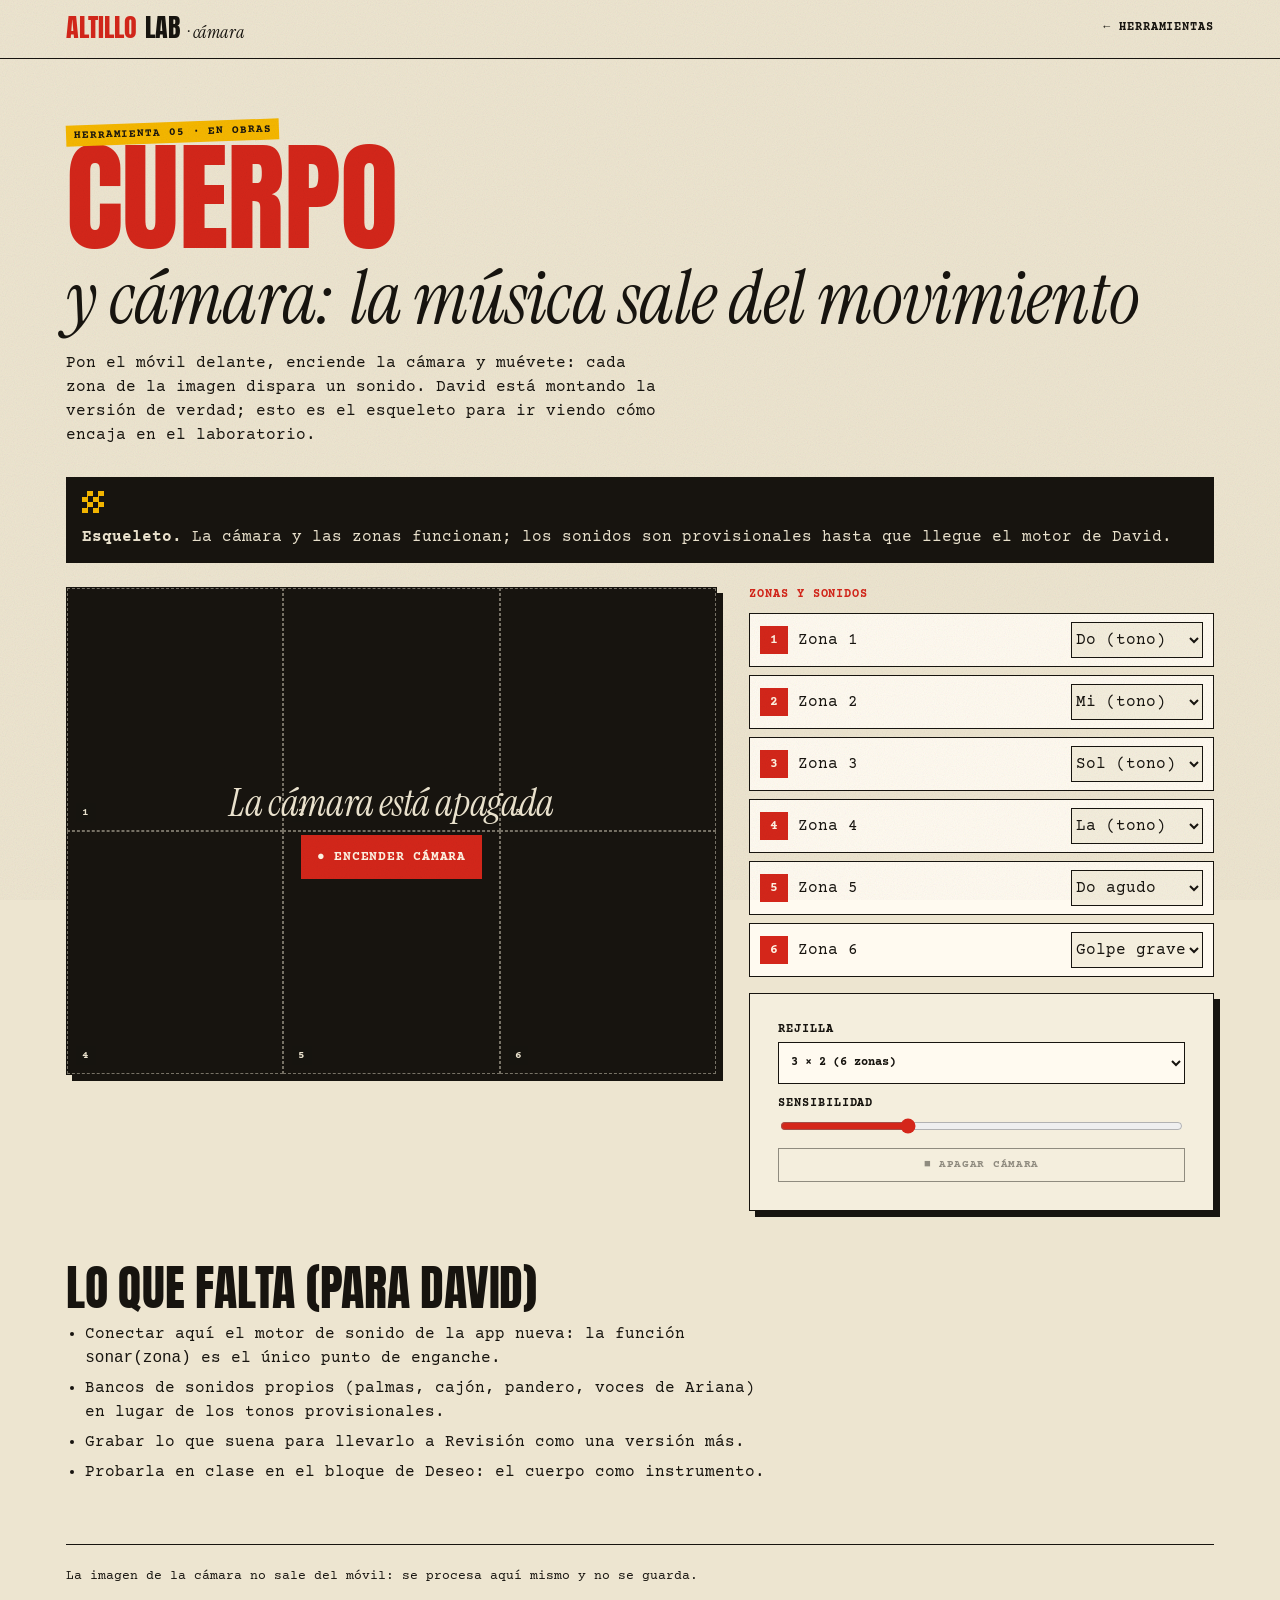
<file: altillolab/apps/camara/index.html>
<!doctype html>
<html lang="es">
<head>
<meta charset="utf-8">
<meta name="viewport" content="width=device-width, initial-scale=1, viewport-fit=cover">
<title>Música con la cámara · AltilloLAB</title>
<link rel="icon" href="data:image/svg+xml,%3Csvg xmlns='http://www.w3.org/2000/svg' viewBox='0 0 32 32'%3E%3Crect width='32' height='32' fill='%23ede5d0'/%3E%3Crect x='4' y='4' width='12' height='12' fill='%23d4261a'/%3E%3Crect x='16' y='16' width='12' height='12' fill='%23d4261a'/%3E%3C/svg%3E">
<meta name="description" content="Esqueleto de la app para hacer música moviéndote delante de la cámara del móvil. En obras.">
<link rel="stylesheet" href="../marca.css">
<style>
/* Layout: aviso de obras arriba; vista de cámara con una rejilla de zonas encima; debajo, el mapa de zonas → sonidos.
   ESQUELETO: la detección de movimiento es básica y el motor de sonido es un marcador de posición para la app de David. */
.obras{display:flex;gap:12px;align-items:center;flex-wrap:wrap;background:var(--tinta);color:var(--crema);padding:14px 16px;margin-bottom:24px}
.obras .damero{background:conic-gradient(var(--mostaza) 25%,transparent 0 50%,var(--mostaza) 0 75%,transparent 0) 0 0/11px 11px}
.escena{display:grid;grid-template-columns:minmax(0,1.4fr) minmax(0,1fr);gap:clamp(16px,3vw,32px);align-items:start}
@media (max-width:820px){.escena{grid-template-columns:1fr}}
.visor{position:relative;aspect-ratio:3/4;max-height:72vh;width:100%;background:var(--tinta);border:1.5px solid var(--tinta);box-shadow:6px 6px 0 var(--tinta);overflow:hidden}
@media (min-width:821px){.visor{aspect-ratio:4/3}}
.visor video{position:absolute;inset:0;width:100%;height:100%;object-fit:cover;transform:scaleX(-1)}
.rejilla{position:absolute;inset:0;display:grid}
.zona{border:1.5px dashed rgba(237,229,208,.45);display:grid;place-items:end start;padding:8px;transition:background .12s}
.zona span{font:700 .7rem var(--mono);letter-spacing:.06em;text-transform:uppercase;color:var(--crema);background:rgba(23,20,15,.6);padding:3px 6px}
.zona.activa{background:rgba(212,38,26,.45)}
.apagado{position:absolute;inset:0;display:grid;place-items:center;text-align:center;color:var(--crema);padding:20px;gap:12px;align-content:center}
.apagado[hidden]{display:none}
.apagado .script{font-size:clamp(1.6rem,4vw,2.4rem)}
.mapa{display:grid;gap:8px}
.mapa li{display:grid;grid-template-columns:auto 1fr auto;gap:10px;align-items:center;border:1.5px solid var(--tinta);background:#fffaf0;padding:8px 10px;list-style:none}
.mapa .n{width:28px;height:28px;display:grid;place-items:center;background:var(--tomate);color:#fff4e4;font:700 .8rem var(--mono)}
.mapa select{min-height:36px;border:1.5px solid var(--tinta);background:var(--papel)}
.ajustes{display:grid;gap:12px;margin-top:16px}
.ajustes label{display:grid;gap:4px}
.ajustes input[type=range]{accent-color:var(--tomate)}
.pendiente{margin-top:clamp(32px,5vw,56px)}
.pendiente h2{font-size:clamp(2rem,5vw,3rem);margin-bottom:12px}
.pendiente ul{padding-left:1.2em;display:grid;gap:6px;max-width:70ch}
</style>
</head>
<body>
<header class="lab-bar">
  <div class="wrap">
    <a class="lab-logo" href="../../index.html">Altillo<span class="lab">LAB</span><span class="script">· cámara</span></a>
    <a class="lab-volver" id="volver" href="../index.html">← Herramientas</a>
  </div>
</header>

<main class="wrap">
  <section class="lab-hero">
    <span class="cinta">Herramienta 05 · en obras</span>
    <h1 class="display">Cuerpo<span class="script">y cámara: la música sale del movimiento</span></h1>
    <p>Pon el móvil delante, enciende la cámara y muévete: cada zona de la imagen dispara un sonido. David está montando la versión de verdad; esto es el esqueleto para ir viendo cómo encaja en el laboratorio.</p>
  </section>

  <div class="obras" role="note"><span class="damero"></span><p><b>Esqueleto.</b> La cámara y las zonas funcionan; los sonidos son provisionales hasta que llegue el motor de David.</p></div>

  <div class="escena">
    <div class="visor" id="visor">
      <video id="video" playsinline muted></video>
      <div class="rejilla" id="rejilla"></div>
      <div class="apagado" id="apagado">
        <p class="script">La cámara está apagada</p>
        <button class="btn" id="encender">● Encender cámara</button>
        <p class="label" id="errorCam" hidden></p>
      </div>
    </div>

    <aside>
      <p class="label rojo">Zonas y sonidos</p>
      <ol class="mapa" id="mapa" style="padding:0;margin-top:10px"></ol>
      <div class="ajustes carta">
        <label class="label">Rejilla
          <select class="txt" id="tamano"><option value="2x2">2 × 2 (4 zonas)</option><option value="3x2" selected>3 × 2 (6 zonas)</option><option value="3x3">3 × 3 (9 zonas)</option></select>
        </label>
        <label class="label">Sensibilidad <input type="range" id="sensibilidad" min="5" max="60" value="22"></label>
        <button class="btn contorno sm" id="apagar" disabled>■ Apagar cámara</button>
      </div>
    </aside>
  </div>

  <section class="pendiente">
    <h2 class="display">Lo que falta (para David)</h2>
    <ul>
      <li>Conectar aquí el motor de sonido de la app nueva: la función <code>sonar(zona)</code> es el único punto de enganche.</li>
      <li>Bancos de sonidos propios (palmas, cajón, pandero, voces de Ariana) en lugar de los tonos provisionales.</li>
      <li>Grabar lo que suena para llevarlo a Revisión como una versión más.</li>
      <li>Probarla en clase en el bloque de Deseo: el cuerpo como instrumento.</li>
    </ul>
  </section>

  <footer class="lab-pie"><p>La imagen de la cámara no sale del móvil: se procesa aquí mismo y no se guarda.</p></footer>
</main>

<script>
const $ = s => document.querySelector(s);
const SONIDOS = [
  {id:'do',  nombre:'Do (tono)',   midi:60}, {id:'mi', nombre:'Mi (tono)', midi:64}, {id:'sol', nombre:'Sol (tono)', midi:67},
  {id:'la',  nombre:'La (tono)',   midi:69}, {id:'do2', nombre:'Do agudo', midi:72}, {id:'bombo', nombre:'Golpe grave', midi:36},
  {id:'re',  nombre:'Re (tono)',   midi:62}, {id:'si', nombre:'Si (tono)', midi:71}, {id:'fa', nombre:'Fa (tono)', midi:65}
];
let filas = 2, cols = 3, asignacion = [], stream = null, bucle = null, ac = null;
const ultimo = [];

function construirRejilla(){
  const [c,f] = $('#tamano').value.split('x').map(Number); cols = c; filas = f;
  const n = c*f; asignacion = Array.from({length:n}, (_,i) => asignacion[i] ?? SONIDOS[i % SONIDOS.length].id);
  const r = $('#rejilla'); r.style.gridTemplateColumns = `repeat(${c},1fr)`; r.style.gridTemplateRows = `repeat(${f},1fr)`;
  r.innerHTML = asignacion.map((_,i) => `<div class="zona" data-z="${i}"><span>${i+1}</span></div>`).join('');
  $('#mapa').innerHTML = asignacion.map((id,i) => `<li><span class="n">${i+1}</span><span>Zona ${i+1}</span><select data-zona="${i}" aria-label="Sonido de la zona ${i+1}">${SONIDOS.map(s => `<option value="${s.id}" ${s.id===id?'selected':''}>${s.nombre}</option>`).join('')}</select></li>`).join('');
}

/* ---- PUNTO DE ENGANCHE para el motor de David: recibe el número de zona ---- */
function sonar(zona){
  const s = SONIDOS.find(x => x.id === asignacion[zona]); if(!s) return;
  const ahora = performance.now(); if(ultimo[zona] && ahora - ultimo[zona] < 250) return; ultimo[zona] = ahora;
  if(!ac){ const A = window.AudioContext || window.webkitAudioContext; ac = new A(); }
  const t = ac.currentTime, o = ac.createOscillator(), g = ac.createGain();
  o.type = s.midi < 48 ? 'sine' : 'triangle'; o.frequency.value = 440 * Math.pow(2, (s.midi-69)/12);
  if(s.midi < 48) o.frequency.exponentialRampToValueAtTime(40, t+.25);
  g.gain.setValueAtTime(.0001, t); g.gain.exponentialRampToValueAtTime(.25, t+.01); g.gain.exponentialRampToValueAtTime(.0001, t+.45);
  o.connect(g); g.connect(ac.destination); o.start(t); o.stop(t+.5);
}

/* ---- detección de movimiento básica: diferencia entre fotogramas por zona ---- */
const lienzo = document.createElement('canvas'), g = lienzo.getContext('2d', {willReadFrequently:true});
let anterior = null;
function analizar(){
  const v = $('#video'); if(!v.videoWidth){ bucle = requestAnimationFrame(analizar); return; }
  const W = 96, H = Math.round(96 * v.videoHeight / v.videoWidth); lienzo.width = W; lienzo.height = H;
  g.save(); g.scale(-1,1); g.drawImage(v, -W, 0, W, H); g.restore();
  const datos = g.getImageData(0,0,W,H).data;
  if(anterior){
    const umbral = 70 - +$('#sensibilidad').value, suma = new Array(cols*filas).fill(0), cuenta = new Array(cols*filas).fill(0);
    for(let y=0;y<H;y++) for(let x=0;x<W;x++){
      const i = (y*W+x)*4, d = Math.abs(datos[i]-anterior[i]) + Math.abs(datos[i+1]-anterior[i+1]) + Math.abs(datos[i+2]-anterior[i+2]);
      const z = Math.min(filas-1, Math.floor(y/H*filas))*cols + Math.min(cols-1, Math.floor(x/W*cols));
      cuenta[z]++; if(d > umbral*3) suma[z]++;
    }
    document.querySelectorAll('.zona').forEach((el,z) => { const act = suma[z]/cuenta[z] > .08; el.classList.toggle('activa', act); if(act) sonar(z); });
  }
  anterior = datos;
  bucle = requestAnimationFrame(analizar);
}

$('#encender').addEventListener('click', async () => {
  try{
    stream = await navigator.mediaDevices.getUserMedia({video:{facingMode:'user'}, audio:false});
    const v = $('#video'); v.srcObject = stream; await v.play();
    $('#apagado').hidden = true; $('#apagar').disabled = false; anterior = null; analizar();
  }catch(e){ const er = $('#errorCam'); er.hidden = false; er.textContent = 'No hay permiso para usar la cámara o este dispositivo no tiene.'; }
});
$('#apagar').addEventListener('click', () => {
  cancelAnimationFrame(bucle); stream && stream.getTracks().forEach(t => t.stop()); stream = null;
  $('#apagado').hidden = false; $('#apagar').disabled = true; document.querySelectorAll('.zona').forEach(z => z.classList.remove('activa'));
});
$('#tamano').addEventListener('change', () => { asignacion = []; construirRejilla(); });
document.addEventListener('change', e => { if(e.target.dataset.zona) asignacion[+e.target.dataset.zona] = e.target.value; });
try{ const d = new URLSearchParams(location.search).get('desde'); if(d && /^[\w.#-]+$/.test(d)){ const v = $('#volver'); v.href = '../../' + d; v.textContent = '← Volver a la sesión'; } }catch(e){}
construirRejilla();
</script>
</body>
</html>
</file>
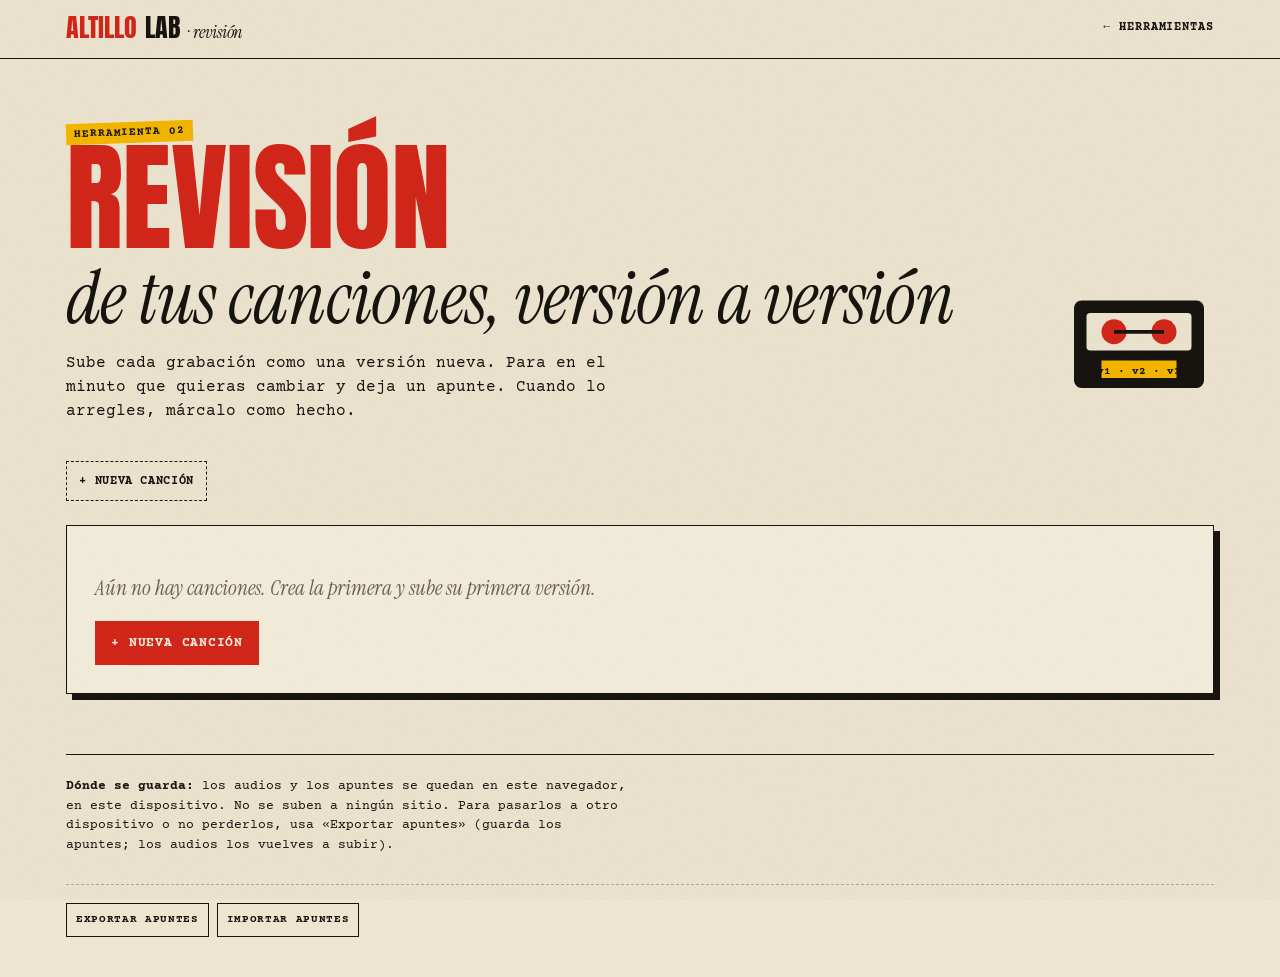
<file: altillolab/apps/revision/index.html>
<!doctype html>
<html lang="es">
<head>
<meta charset="utf-8">
<meta name="viewport" content="width=device-width, initial-scale=1, viewport-fit=cover">
<title>Revisión de canciones · AltilloLAB</title>
<link rel="icon" href="data:image/svg+xml,%3Csvg xmlns='http://www.w3.org/2000/svg' viewBox='0 0 32 32'%3E%3Crect width='32' height='32' fill='%23ede5d0'/%3E%3Crect x='4' y='4' width='12' height='12' fill='%23d4261a'/%3E%3Crect x='16' y='16' width='12' height='12' fill='%23d4261a'/%3E%3C/svg%3E">
<meta name="description" content="Sube las versiones de tus canciones y apunta los cambios en el minuto exacto.">
<link rel="stylesheet" href="../marca.css">
<style>
/* Layout: chips de canciones arriba; debajo la canción elegida con pestañas de versión, reproductor con forma de onda y apuntes numerados. */
.canciones{display:flex;flex-wrap:wrap;gap:8px;align-items:center;margin:8px 0 24px}
.chip{min-height:40px;padding:.45em 1em;border:1.5px solid var(--tinta);background:var(--papel);cursor:pointer;font:700 .78rem/1 var(--mono);letter-spacing:.05em;text-transform:uppercase}
.chip[aria-pressed="true"]{background:var(--tinta);color:var(--crema)}
.chip.nueva{border-style:dashed;background:transparent}
.cab-cancion{display:flex;align-items:flex-start;justify-content:space-between;gap:12px;flex-wrap:wrap}
.cab-cancion h2{font-size:clamp(2.4rem,7vw,4.4rem);margin-top:.25em}
.acciones{display:flex;gap:6px;flex-wrap:wrap}
.versiones{display:flex;flex-wrap:wrap;gap:8px;margin:18px 0 14px}
.ver{min-height:38px;padding:.4em .9em;border:1.5px solid var(--tinta);background:#fffaf0;cursor:pointer;font:700 .78rem/1 var(--mono)}
.ver[aria-pressed="true"]{background:var(--tomate);border-color:var(--tomate);color:#fff4e4}
.ver .actual{display:inline-block;width:7px;height:7px;border-radius:50%;background:var(--mostaza);margin-left:6px;vertical-align:middle}
.ver.nueva{border-style:dashed;background:transparent}
.fichas{display:flex;gap:10px;flex-wrap:wrap;margin-bottom:16px}
.ficha{border:1.5px solid var(--tinta);padding:8px 12px;background:#fffaf0;min-width:120px}
.ficha b{display:block;font-size:1rem;margin-top:2px}
.reproductor{display:flex;align-items:center;gap:14px;flex-wrap:wrap}
.play{width:56px;height:56px;border-radius:50%;border:0;background:var(--tomate);color:#fff4e4;font-size:1.3rem;cursor:pointer;flex:none;display:grid;place-items:center;transition:transform .15s}
.play:hover{transform:scale(1.06) rotate(-4deg)}
.tiempo{font:700 1.15rem var(--mono)}
.tiempo span{opacity:.55;font-weight:400}
.vol{margin-left:auto;display:flex;align-items:center;gap:6px}
.vol input{accent-color:var(--tomate);width:110px}
.onda{position:relative;margin:30px 0 14px;height:96px;background:var(--crema-2);border:1.5px solid var(--tinta);cursor:pointer;touch-action:none}
.onda canvas{display:block;width:100%;height:100%}
.onda .cursor{position:absolute;top:-6px;bottom:-6px;width:3px;background:var(--tomate);pointer-events:none;left:0}
.pin{position:absolute;top:-26px;transform:translateX(-50%);width:24px;height:24px;border-radius:50%;border:1.5px solid var(--tinta);color:#fff;font:700 .68rem/1 var(--mono);display:grid;place-items:center;cursor:pointer;padding:0}
.pin.hecho{opacity:.35}
.pin:hover{transform:translateX(-50%) scale(1.15)}
.subir{display:grid;place-items:center;text-align:center;gap:10px;border:2px dashed var(--tinta);padding:34px 16px;background:#fffaf0;cursor:pointer}
.subir.encima{background:var(--mostaza)}
.subir .script{font-size:1.6rem}
.form-apunte{display:grid;grid-template-columns:auto minmax(130px,180px) 1fr auto;gap:8px;align-items:start;border:1.5px dashed var(--tomate);padding:12px;margin:10px 0;background:#fffaf0}
.form-apunte .t{font:700 1.1rem var(--mono);color:var(--tomate);padding-top:8px}
@media (max-width:700px){.form-apunte{grid-template-columns:auto 1fr}.form-apunte textarea{grid-column:1/-1}.form-apunte .btns{grid-column:1/-1}}
.apuntes{list-style:none;padding:0;display:grid;gap:8px;margin-top:8px}
.apunte{display:grid;grid-template-columns:auto auto auto 1fr auto;gap:10px;align-items:center;border:1.5px solid var(--tinta);background:#fffaf0;padding:8px 10px}
.apunte.hecho .texto{text-decoration:line-through;opacity:.55}
.apunte .n{width:28px;height:28px;border-radius:50%;color:#fff;display:grid;place-items:center;font:700 .75rem var(--mono)}
.apunte .min{font:700 1rem var(--mono);background:none;border:0;cursor:pointer;padding:4px;text-decoration:underline;text-decoration-color:var(--linea)}
.apunte .cat{justify-self:start;font:700 .68rem/1 var(--mono);letter-spacing:.05em;text-transform:uppercase;padding:5px 7px;border:1.5px solid currentColor}
.apunte .texto{word-break:break-word}
.apunte .derecha{display:flex;gap:6px;align-items:center}
.apunte input[type=checkbox]{width:22px;height:22px;accent-color:var(--tomate)}
@media (max-width:700px){.apunte{grid-template-columns:auto auto 1fr}.apunte .texto{grid-column:1/-1}.apunte .derecha{grid-column:1/-1;justify-content:flex-end}}
.barra-apuntes{display:flex;justify-content:space-between;align-items:center;gap:10px;flex-wrap:wrap;margin-top:22px}
.barra-apuntes h3{font-size:1.9rem}
.filtros{display:flex;gap:6px;flex-wrap:wrap}
.copia{display:flex;gap:8px;flex-wrap:wrap;margin-top:28px;padding-top:18px;border-top:1.5px dashed var(--linea);align-items:center}
.aviso{font-size:.82rem;max-width:70ch}
.toast{position:fixed;left:50%;bottom:22px;transform:translateX(-50%) translateY(120px);visibility:hidden;background:var(--tinta);color:var(--crema);padding:12px 18px;font:700 .8rem var(--mono);transition:transform .3s;z-index:100;max-width:calc(100vw - 32px)}
.toast.ver-toast{transform:translateX(-50%) translateY(0);visibility:visible}
.portada{display:grid;grid-template-columns:1fr auto;gap:20px;align-items:end}
.portada svg{width:150px;height:auto}
@media (max-width:640px){.portada{grid-template-columns:1fr}.portada svg{display:none}}
.modal{position:fixed;inset:0;background:rgba(23,20,15,.55);display:none;place-items:center;z-index:200;padding:16px}
.modal.abierto{display:grid}
.modal .carta{width:min(440px,100%);display:grid;gap:12px}
.modal p{font-family:var(--serif);font-style:italic;font-size:1.4rem;line-height:1.15}
.modal .btns{display:flex;gap:8px;justify-content:flex-end;flex-wrap:wrap}
</style>
</head>
<body>
<header class="lab-bar">
  <div class="wrap">
    <a class="lab-logo" href="../../index.html">Altillo<span class="lab">LAB</span><span class="script">· revisión</span></a>
    <a class="lab-volver" id="volver" href="../index.html">← Herramientas</a>
  </div>
</header>

<main class="wrap">
  <section class="lab-hero portada">
    <div>
      <span class="cinta">Herramienta 02</span>
      <h1 class="display">Revisión<span class="script">de tus canciones, versión a versión</span></h1>
      <p>Sube cada grabación como una versión nueva. Para en el minuto que quieras cambiar y deja un apunte. Cuando lo arregles, márcalo como hecho.</p>
    </div>
    <svg viewBox="0 0 120 120" aria-hidden="true"><rect x="8" y="22" width="104" height="70" rx="6" fill="#17140f"/><rect x="18" y="32" width="84" height="30" rx="3" fill="#ede5d0"/><circle cx="40" cy="47" r="10" fill="#d4261a"/><circle cx="80" cy="47" r="10" fill="#d4261a"/><path d="M40 47h40" stroke="#17140f" stroke-width="3"/><rect x="30" y="70" width="60" height="14" fill="#F5B700"/><text x="60" y="81" text-anchor="middle" font-family="Courier Prime,monospace" font-weight="700" font-size="9" fill="#17140f">v1 · v2 · v3</text></svg>
  </section>

  <nav class="canciones" id="canciones" aria-label="Tus canciones"></nav>
  <section id="vista"></section>

  <footer class="lab-pie">
    <p class="aviso"><b>Dónde se guarda:</b> los audios y los apuntes se quedan en este navegador, en este dispositivo. No se suben a ningún sitio. Para pasarlos a otro dispositivo o no perderlos, usa «Exportar apuntes» (guarda los apuntes; los audios los vuelves a subir).</p>
    <div class="copia">
      <button class="btn contorno sm" id="exportar">Exportar apuntes</button>
      <label class="btn contorno sm" for="importar">Importar apuntes</label>
      <input type="file" id="importar" accept="application/json,.json" hidden>
    </div>
  </footer>
</main>
<div class="toast" id="toast" role="status" aria-live="polite"></div>
<audio id="audio" preload="metadata"></audio>
<div class="modal" id="modal" role="dialog" aria-modal="true"><form class="carta" id="modalForm"><p id="modalTxt"></p><input class="txt" id="modalIn"><div class="btns"><button type="button" class="btn contorno sm" id="modalNo">Cancelar</button><button class="btn sm" id="modalSi">Aceptar</button></div></form></div>

<script>
/* ---------- categorías de apunte (colores de la marca) ---------- */
const CATS = [
  {id:'voz',     label:'Voz',              color:'#d4261a'},
  {id:'letra',   label:'Letra',            color:'#E8694F'},
  {id:'arreglo', label:'Arreglo',          color:'#1B2845'},
  {id:'ritmo',   label:'Ritmo / Batería',  color:'#b38600'},
  {id:'mezcla',  label:'Mezcla / Máster',  color:'#17140f'},
  {id:'general', label:'General',          color:'#7a6e58'}
];
const cat = id => CATS.find(c => c.id === id) || CATS[CATS.length-1];

/* ---------- almacenamiento: IndexedDB (meta + audios) ---------- */
let db = null;
function abrirDB(){
  return new Promise(res => {
    try{
      const r = indexedDB.open('altillolab-revision', 1);
      r.onupgradeneeded = () => { r.result.createObjectStore('meta'); r.result.createObjectStore('audios'); };
      r.onsuccess = () => { db = r.result; res(); };
      r.onerror = () => res();
    }catch(e){ res(); }
  });
}
function idb(store, modo, fn){
  return new Promise(res => {
    if(!db) return res(undefined);
    try{
      const tx = db.transaction(store, modo); const s = tx.objectStore(store);
      const req = fn(s); tx.oncomplete = () => res(req && req.result); tx.onerror = () => res(undefined);
    }catch(e){ res(undefined); }
  });
}
const guardarMeta = () => idb('meta','readwrite', s => s.put(estado, 'estado'));
const leerMeta = () => idb('meta','readonly', s => s.get('estado'));
const guardarAudio = (id, blob) => idb('audios','readwrite', s => s.put(blob, id));
const leerAudio = id => idb('audios','readonly', s => s.get(id));
const borrarAudio = id => idb('audios','readwrite', s => s.delete(id));

/* ---------- estado ---------- */
let estado = { canciones:[], sel:null };
let ui = { verSel:{}, nuevoApunte:null, editando:null, filtro:'todos', renombrar:false };
const uid = () => Math.random().toString(36).slice(2,9) + Date.now().toString(36).slice(-4);
const hoy = () => new Date().toISOString().slice(0,10);
const fmt = s => { s = Math.max(0, Math.floor(s||0)); return Math.floor(s/60)+':'+String(s%60).padStart(2,'0'); };
const esc = s => String(s??'').replace(/[&<>"']/g, c => ({'&':'&amp;','<':'&lt;','>':'&gt;','"':'&quot;',"'":'&#39;'}[c]));
const $ = s => document.querySelector(s);
const audio = $('#audio');
let urlActual = null, audioCargado = null;

/* diálogos propios (prompt/confirm no siempre funcionan dentro de iframes) */
function dialogo(texto, valor){
  return new Promise(res => {
    const m = $('#modal'), inp = $('#modalIn');
    $('#modalTxt').textContent = texto; inp.hidden = valor === undefined; inp.value = valor ?? '';
    m.classList.add('abierto'); (valor === undefined ? $('#modalSi') : inp).focus();
    const cerrar = r => { m.classList.remove('abierto'); $('#modalForm').onsubmit = null; $('#modalNo').onclick = null; res(r); };
    $('#modalForm').onsubmit = e => { e.preventDefault(); cerrar(valor === undefined ? true : inp.value); };
    $('#modalNo').onclick = () => cerrar(valor === undefined ? false : null);
  });
}
const pedir = (t, v='') => dialogo(t, v);
const confirmar = t => dialogo(t);

function cancionSel(){ return estado.canciones.find(c => c.id === estado.sel) || null; }
function versionSel(c){
  if(!c) return null;
  const id = ui.verSel[c.id] || c.actualId;
  return c.versiones.find(v => v.id === id) || c.versiones[c.versiones.length-1] || null;
}
function toast(t){ const el = $('#toast'); el.textContent = t; el.classList.add('ver-toast'); clearTimeout(toast.t); toast.t = setTimeout(() => el.classList.remove('ver-toast'), 2400); }

/* ---------- forma de onda real (picos calculados una vez y guardados) ---------- */
async function calcularPicos(blob, n = 400){
  try{
    const AC = window.AudioContext || window.webkitAudioContext;
    const ctx = new AC();
    const buf = await ctx.decodeAudioData(await blob.arrayBuffer());
    const data = buf.getChannelData(0), paso = Math.floor(data.length / n), picos = [];
    for(let i = 0; i < n; i++){
      let max = 0;
      for(let j = i*paso; j < (i+1)*paso; j += 16){ const v = Math.abs(data[j]); if(v > max) max = v; }
      picos.push(+max.toFixed(3));
    }
    const top = Math.max(...picos) || 1;
    ctx.close && ctx.close();
    return { picos: picos.map(p => +(p/top).toFixed(3)), duracion: buf.duration };
  }catch(e){ return { picos:null, duracion:0 }; }
}
function pintarOnda(canvas, picos, progreso){
  const dpr = window.devicePixelRatio || 1, w = canvas.clientWidth, h = canvas.clientHeight;
  canvas.width = w*dpr; canvas.height = h*dpr;
  const g = canvas.getContext('2d'); g.scale(dpr,dpr); g.clearRect(0,0,w,h);
  const lista = picos || Array.from({length:200}, (_,i) => .25 + .2*Math.abs(Math.sin(i*1.7)));
  const ancho = w / lista.length;
  lista.forEach((p,i) => {
    const alto = Math.max(2, p*(h-14));
    g.fillStyle = (i/lista.length) <= progreso ? '#d4261a' : '#17140f';
    g.globalAlpha = (i/lista.length) <= progreso ? 1 : .55;
    g.fillRect(i*ancho + ancho*.18, (h-alto)/2, Math.max(1, ancho*.64), alto);
  });
}

/* ---------- render ---------- */
function render(){
  const nav = $('#canciones');
  nav.innerHTML = estado.canciones.map(c => `<button class="chip" aria-pressed="${c.id===estado.sel}" data-cancion="${c.id}">${esc(c.titulo)}</button>`).join('')
    + `<button class="chip nueva" id="nuevaCancion">+ Nueva canción</button>`;
  const c = cancionSel(), vista = $('#vista');
  if(!c){
    vista.innerHTML = `<div class="carta"><p class="vacio">Aún no hay canciones. Crea la primera y sube su primera versión.</p><button class="btn" data-accion="nueva">+ Nueva canción</button></div>`;
    return;
  }
  const v = versionSel(c);
  const apuntes = v ? [...v.notas].sort((a,b) => a.t - b.t) : [];
  const visibles = apuntes.filter(a => ui.filtro === 'todos' || (ui.filtro === 'pendientes' ? !a.hecho : a.cat === ui.filtro));
  const pendientes = apuntes.filter(a => !a.hecho).length;

  vista.innerHTML = `
  <article class="carta">
    <div class="cab-cancion">
      <div>
        <p class="label rojo">Canción</p>
        ${ui.renombrar
          ? `<div style="display:flex;gap:6px;margin-top:6px"><input class="txt" id="nuevoTitulo" value="${esc(c.titulo)}" aria-label="Título"><button class="btn sm" data-accion="guardar-titulo">Guardar</button></div>`
          : `<h2 class="display">${esc(c.titulo)}</h2>`}
      </div>
      <div class="acciones">
        <button class="icono" title="Renombrar canción" aria-label="Renombrar canción" data-accion="renombrar">✎</button>
        <button class="icono" title="Borrar canción" aria-label="Borrar canción" data-accion="borrar-cancion">🗑</button>
      </div>
    </div>

    <div class="versiones" role="tablist" aria-label="Versiones">
      ${c.versiones.map(x => `<button class="ver" role="tab" aria-pressed="${v && x.id===v.id}" data-version="${x.id}">${esc(x.nombre)}${x.id===c.actualId?'<span class="actual" title="Versión actual"></span>':''}</button>`).join('')}
      <label class="ver nueva" for="subirVersion">+ Nueva versión</label>
    </div>
    <input type="file" id="subirVersion" accept="audio/*" hidden>

    ${!v ? `
      <label class="subir" for="subirVersion" id="zonaSubir">
        <span class="damero"></span>
        <span class="script">Arrastra aquí tu grabación</span>
        <span class="label">o toca para elegir un audio (mp3, wav, m4a…)</span>
      </label>` : `
    <div class="fichas">
      <div class="ficha"><span class="label">Versión</span><b>${esc(v.nombre)}${v.id===c.actualId?' · actual':''}</b></div>
      <div class="ficha"><span class="label">Fecha</span><b>${esc(v.fecha)}</b></div>
      <div class="ficha"><span class="label">Pendientes</span><b>${pendientes} de ${apuntes.length}</b></div>
    </div>
    <div class="acciones" style="margin-bottom:18px">
      ${v.id!==c.actualId ? `<button class="btn contorno sm" data-accion="hacer-actual">★ Marcar como actual</button>` : ''}
      <button class="btn contorno sm" data-accion="renombrar-version">✎ Renombrar versión</button>
      <button class="btn contorno sm" data-accion="traer-pendientes" ${c.versiones.indexOf(v)===0?'disabled':''}>↧ Traer pendientes de la anterior</button>
      <button class="btn contorno sm" data-accion="borrar-version">🗑 Borrar versión</button>
    </div>

    <div class="reproductor">
      <button class="play" id="play" aria-label="Reproducir">▶</button>
      <p class="tiempo"><b id="tAhora">0:00</b> <span>/ <span id="tTotal">${fmt(v.duracion)}</span></span></p>
      <label class="vol label">Vol <input type="range" id="vol" min="0" max="1" step=".01" value="${audio.volume}"></label>
    </div>
    <div class="onda" id="onda" aria-label="Forma de onda: toca para saltar a ese momento">
      <canvas id="canvas"></canvas>
      <div class="cursor" id="cursor"></div>
      ${apuntes.map((a,i) => `<button class="pin ${a.hecho?'hecho':''}" style="left:${v.duracion? (a.t/v.duracion*100):0}%;background:${cat(a.cat).color}" data-saltar="${a.t}" title="${esc(fmt(a.t)+' · '+cat(a.cat).label+': '+a.texto)}">${i+1}</button>`).join('')}
    </div>
    <p id="faltaAudio" class="aviso" hidden>Este audio no está en este dispositivo. <label class="btn sm" for="resubir">Volver a subirlo</label><input type="file" id="resubir" accept="audio/*" hidden></p>

    ${ui.nuevoApunte ? formApunte(ui.nuevoApunte, 'nuevo') : `<button class="btn" data-accion="anadir">+ Apunte en el minuto actual</button>`}

    <div class="barra-apuntes">
      <h3 class="display">Apuntes</h3>
      <div class="filtros">
        ${[['todos','Todos'],['pendientes','Pendientes'],...CATS.map(c=>[c.id,c.label])].map(([id,l]) => `<button class="chip" style="min-height:32px;font-size:.68rem" aria-pressed="${ui.filtro===id}" data-filtro="${id}">${l}</button>`).join('')}
      </div>
    </div>
    ${visibles.length ? `<ol class="apuntes">${visibles.map(a => {
        const i = apuntes.indexOf(a), k = cat(a.cat);
        if(ui.editando === a.id) return `<li>${formApunte(a,'editar')}</li>`;
        return `<li class="apunte ${a.hecho?'hecho':''}">
          <span class="n" style="background:${k.color}">${i+1}</span>
          <button class="min" data-saltar="${a.t}" title="Ir a ${fmt(a.t)}">${fmt(a.t)}</button>
          <span class="cat" style="color:${k.color}">${k.label}</span>
          <span class="texto">${esc(a.texto)}</span>
          <span class="derecha">
            <input type="checkbox" ${a.hecho?'checked':''} data-hecho="${a.id}" title="Hecho" aria-label="Marcar como hecho">
            <button class="icono" data-editar="${a.id}" title="Editar" aria-label="Editar">✎</button>
            <button class="icono" data-borrar="${a.id}" title="Borrar" aria-label="Borrar">🗑</button>
          </span></li>`;
      }).join('')}</ol>`
      : `<p class="vacio">${apuntes.length ? 'Nada con este filtro.' : 'Aún no hay apuntes. Dale al play, para donde quieras cambiar algo y toca «+ Apunte».'}</p>`}

    <div class="copia">
      <button class="btn contorno sm" data-accion="copiar">⧉ Copiar apuntes pendientes</button>
      <span class="aviso">Para mandarlos por WhatsApp o pegarlos en tu cuaderno.</span>
    </div>`}
  </article>`;

  if(v) prepararReproductor(c, v);
  else prepararSubida();
}

function formApunte(a, modo){
  return `<div class="form-apunte">
    <span class="t">${fmt(a.t)}</span>
    <select class="txt" id="fCat" aria-label="Tipo de apunte">${CATS.map(k => `<option value="${k.id}" ${k.id===a.cat?'selected':''}>${k.label}</option>`).join('')}</select>
    <textarea class="txt" id="fTexto" placeholder="Ej.: subir la voz en «estamos», la caja entra tarde…" aria-label="Apunte">${esc(a.texto||'')}</textarea>
    <span class="btns" style="display:flex;gap:6px;flex-wrap:wrap">
      <button class="btn sm" data-accion="${modo==='nuevo'?'guardar-apunte':'guardar-edicion'}">Guardar</button>
      <button class="btn contorno sm" data-accion="cancelar">Cancelar</button>
    </span>
  </div>`;
}

/* ---------- reproductor ---------- */
async function prepararReproductor(c, v){
  const canvas = $('#canvas'), onda = $('#onda');
  const progreso = () => v.duracion ? audio.currentTime / v.duracion : 0;
  const repintar = () => { pintarOnda(canvas, v.picos, audioCargado === v.audioId ? progreso() : 0); $('#cursor').style.left = (audioCargado === v.audioId ? progreso()*100 : 0) + '%'; };
  repintar();
  if(audioCargado !== v.audioId){
    audio.pause();
    const blob = await leerAudio(v.audioId);
    if(urlActual){ URL.revokeObjectURL(urlActual); urlActual = null; }
    if(blob){ urlActual = URL.createObjectURL(blob); audio.src = urlActual; audioCargado = v.audioId; }
    else { audio.removeAttribute('src'); audioCargado = null; const f = $('#faltaAudio'); if(f) f.hidden = false; }
  }
  $('#play').textContent = audio.paused ? '▶' : '❚❚';
  $('#tAhora').textContent = fmt(audioCargado === v.audioId ? audio.currentTime : 0);
  onda.onpointerdown = e => {
    if(e.target.closest('.pin') || !v.duracion || audioCargado !== v.audioId) return;
    const r = onda.getBoundingClientRect();
    audio.currentTime = Math.min(1, Math.max(0, (e.clientX - r.left) / r.width)) * v.duracion;
  };
  window.onresize = repintar;
  pintarOnda.repintar = repintar;
}
audio.addEventListener('timeupdate', () => {
  const t = $('#tAhora'); if(t) t.textContent = fmt(audio.currentTime);
  pintarOnda.repintar && pintarOnda.repintar();
  if(ui.nuevoApunte && audio.paused === false){ /* el minuto del apunte nuevo se fija al abrirlo */ }
});
audio.addEventListener('play', () => { const b = $('#play'); if(b) b.textContent = '❚❚'; });
audio.addEventListener('pause', () => { const b = $('#play'); if(b) b.textContent = '▶'; });
audio.addEventListener('ended', () => { const b = $('#play'); if(b) b.textContent = '▶'; });

/* ---------- subir audio ---------- */
function prepararSubida(){
  const z = $('#zonaSubir'); if(!z) return;
  z.addEventListener('dragover', e => { e.preventDefault(); z.classList.add('encima'); });
  z.addEventListener('dragleave', () => z.classList.remove('encima'));
  z.addEventListener('drop', e => { e.preventDefault(); z.classList.remove('encima'); const f = e.dataTransfer.files[0]; if(f) nuevaVersion(f); });
}
async function nuevaVersion(file){
  const c = cancionSel(); if(!c || !file) return;
  if(!/^audio\//.test(file.type) && !/\.(mp3|wav|m4a|aac|ogg|flac|aif|aiff)$/i.test(file.name)){ toast('Ese archivo no parece un audio'); return; }
  toast('Leyendo el audio…');
  const audioId = uid();
  await guardarAudio(audioId, file);
  const { picos, duracion } = await calcularPicos(file);
  const n = c.versiones.length + 1;
  const v = { id:uid(), nombre:'v' + n, archivo:file.name, fecha:hoy(), audioId, duracion, picos, notas:[] };
  c.versiones.push(v); c.actualId = v.id; ui.verSel[c.id] = v.id;
  await guardarMeta(); render(); toast(`Subida la ${v.nombre} de «${c.titulo}»`);
}
async function resubir(file){
  const c = cancionSel(), v = versionSel(c); if(!v || !file) return;
  await guardarAudio(v.audioId, file);
  if(!v.picos){ const r = await calcularPicos(file); v.picos = r.picos; v.duracion = r.duracion || v.duracion; await guardarMeta(); }
  audioCargado = null; render();
}

/* ---------- acciones ---------- */
document.addEventListener('click', async e => {
  const t = e.target.closest('button,[data-accion]'); if(!t) return;
  const c = cancionSel(), v = versionSel(c);
  if(t.id === 'nuevaCancion' || t.dataset.accion === 'nueva'){
    const titulo = (await pedir('¿Cómo se llama la canción?', '') || '').trim(); if(!titulo) return;
    const nueva = { id:uid(), titulo, versiones:[], actualId:null };
    estado.canciones.push(nueva); estado.sel = nueva.id; ui.renombrar = false; ui.nuevoApunte = null;
    await guardarMeta(); render(); return;
  }
  if(t.dataset.cancion){ estado.sel = t.dataset.cancion; ui.nuevoApunte = null; ui.editando = null; ui.renombrar = false; await guardarMeta(); render(); return; }
  if(t.dataset.version){ ui.verSel[c.id] = t.dataset.version; ui.nuevoApunte = null; ui.editando = null; render(); return; }
  if(t.dataset.filtro){ ui.filtro = t.dataset.filtro; render(); return; }
  if(t.dataset.saltar !== undefined){ if(audioCargado){ audio.currentTime = +t.dataset.saltar; audio.play().catch(()=>{}); } return; }
  if(t.dataset.editar){ ui.editando = t.dataset.editar; ui.nuevoApunte = null; render(); $('#fTexto')?.focus(); return; }
  if(t.dataset.borrar){ if(!await confirmar('¿Borrar este apunte?')) return; v.notas = v.notas.filter(a => a.id !== t.dataset.borrar); await guardarMeta(); render(); return; }
  if(t.id === 'play'){ if(!audioCargado) return; audio.paused ? audio.play().catch(()=>{}) : audio.pause(); return; }
  switch(t.dataset.accion){
    case 'renombrar': ui.renombrar = true; render(); $('#nuevoTitulo')?.focus(); break;
    case 'guardar-titulo': { const val = $('#nuevoTitulo').value.trim(); if(val) c.titulo = val; ui.renombrar = false; await guardarMeta(); render(); break; }
    case 'borrar-cancion':
      if(!await confirmar(`¿Borrar «${c.titulo}» con todas sus versiones y apuntes?`)) return;
      for(const x of c.versiones) await borrarAudio(x.audioId);
      estado.canciones = estado.canciones.filter(x => x.id !== c.id); estado.sel = estado.canciones[0]?.id || null;
      audio.pause(); audioCargado = null; await guardarMeta(); render(); break;
    case 'hacer-actual': c.actualId = v.id; await guardarMeta(); render(); toast(`${v.nombre} es ahora la versión actual`); break;
    case 'renombrar-version': { const n = (await pedir('Nombre de la versión (p. ej. «Maqueta voz», «Pre-mix v2»)', v.nombre) || '').trim(); if(n){ v.nombre = n; await guardarMeta(); render(); } break; }
    case 'borrar-version':
      if(!await confirmar(`¿Borrar la versión «${v.nombre}» y sus apuntes?`)) return;
      await borrarAudio(v.audioId); c.versiones = c.versiones.filter(x => x.id !== v.id);
      if(c.actualId === v.id) c.actualId = c.versiones[c.versiones.length-1]?.id || null;
      delete ui.verSel[c.id]; audio.pause(); audioCargado = null; await guardarMeta(); render(); break;
    case 'traer-pendientes': {
      const prev = c.versiones[c.versiones.indexOf(v)-1]; if(!prev) return;
      const pend = prev.notas.filter(a => !a.hecho && !v.notas.some(b => b.origen === a.id));
      if(!pend.length){ toast('La versión anterior no tiene pendientes nuevos'); return; }
      pend.forEach(a => v.notas.push({ ...a, id:uid(), origen:a.id, fecha:hoy(), texto:a.texto + ` (de ${prev.nombre})` }));
      await guardarMeta(); render(); toast(`${pend.length} apuntes traídos de ${prev.nombre}`); break;
    }
    case 'anadir':
      if(!audioCargado){ toast('Sube o vuelve a subir el audio primero'); return; }
      audio.pause(); ui.nuevoApunte = { t: Math.round(audio.currentTime*10)/10, cat:'general', texto:'' }; ui.editando = null; render(); $('#fTexto')?.focus(); break;
    case 'guardar-apunte': {
      const texto = $('#fTexto').value.trim(); if(!texto){ $('#fTexto').focus(); return; }
      v.notas.push({ id:uid(), t:ui.nuevoApunte.t, cat:$('#fCat').value, texto, hecho:false, fecha:hoy() });
      ui.nuevoApunte = null; await guardarMeta(); render(); break;
    }
    case 'guardar-edicion': {
      const a = v.notas.find(x => x.id === ui.editando); const texto = $('#fTexto').value.trim();
      if(a && texto){ a.texto = texto; a.cat = $('#fCat').value; }
      ui.editando = null; await guardarMeta(); render(); break;
    }
    case 'cancelar': ui.nuevoApunte = null; ui.editando = null; render(); break;
    case 'copiar': {
      const pend = [...v.notas].filter(a => !a.hecho).sort((a,b) => a.t - b.t);
      const txt = `${c.titulo} · ${v.nombre} (${v.fecha})\n` + (pend.length ? pend.map(a => `${fmt(a.t)} [${cat(a.cat).label}] ${a.texto}`).join('\n') : 'Sin pendientes ✓');
      try{ await navigator.clipboard.writeText(txt); toast('Apuntes copiados'); }catch(err){ await pedir('Copia el texto:', txt); }
      break;
    }
  }
});
document.addEventListener('change', async e => {
  const t = e.target;
  if(t.id === 'subirVersion'){ await nuevaVersion(t.files[0]); t.value = ''; }
  if(t.id === 'resubir'){ await resubir(t.files[0]); t.value = ''; }
  if(t.id === 'vol'){ audio.volume = +t.value; }
  if(t.dataset.hecho){ const v = versionSel(cancionSel()); const a = v.notas.find(x => x.id === t.dataset.hecho); a.hecho = t.checked; await guardarMeta(); render(); }
  if(t.id === 'importar' && t.files[0]){
    try{
      const datos = JSON.parse(await t.files[0].text());
      if(!Array.isArray(datos.canciones)) throw 0;
      if(!await confirmar('Esto añade las canciones del archivo a las que ya tienes. ¿Seguimos?')) return;
      datos.canciones.forEach(c => { if(!estado.canciones.some(x => x.id === c.id)) estado.canciones.push(c); });
      estado.sel = estado.sel || estado.canciones[0]?.id || null; await guardarMeta(); render(); toast('Apuntes importados. Vuelve a subir los audios para escucharlos.');
    }catch(err){ toast('Ese archivo no es una exportación de Revisión'); }
    t.value = '';
  }
});
document.addEventListener('input', e => { if(e.target.id === 'vol') audio.volume = +e.target.value; });
document.addEventListener('keydown', e => {
  if(e.code === 'Space' && !/INPUT|TEXTAREA|SELECT|BUTTON/.test(document.activeElement.tagName) && audioCargado){ e.preventDefault(); audio.paused ? audio.play().catch(()=>{}) : audio.pause(); }
  if(e.key === 'Enter' && (e.metaKey || e.ctrlKey) && document.activeElement.id === 'fTexto'){ document.querySelector('[data-accion="guardar-apunte"],[data-accion="guardar-edicion"]')?.click(); }
});
$('#exportar').addEventListener('click', () => {
  const blob = new Blob([JSON.stringify({ app:'altillolab-revision', exportado:new Date().toISOString(), canciones:estado.canciones }, null, 2)], {type:'application/json'});
  const a = document.createElement('a'); a.href = URL.createObjectURL(blob); a.download = `revision-apuntes-${hoy()}.json`; a.click();
  setTimeout(() => URL.revokeObjectURL(a.href), 1000);
});

/* volver a la sesión de la que vienes (?desde=sesion.html#s3) */
try{ const d = new URLSearchParams(location.search).get('desde'); if(d && /^[\w.#-]+$/.test(d)){ const v = $('#volver'); v.href = '../../' + d; v.textContent = '← Volver a la sesión'; } }catch(e){}

(async () => {
  await abrirDB();
  const guardado = await leerMeta();
  if(guardado && Array.isArray(guardado.canciones)) estado = guardado;
  if(!db) toast('Este navegador no deja guardar: lo que hagas se perderá al cerrar');
  render();
})();
</script>
</body>
</html>
</file>
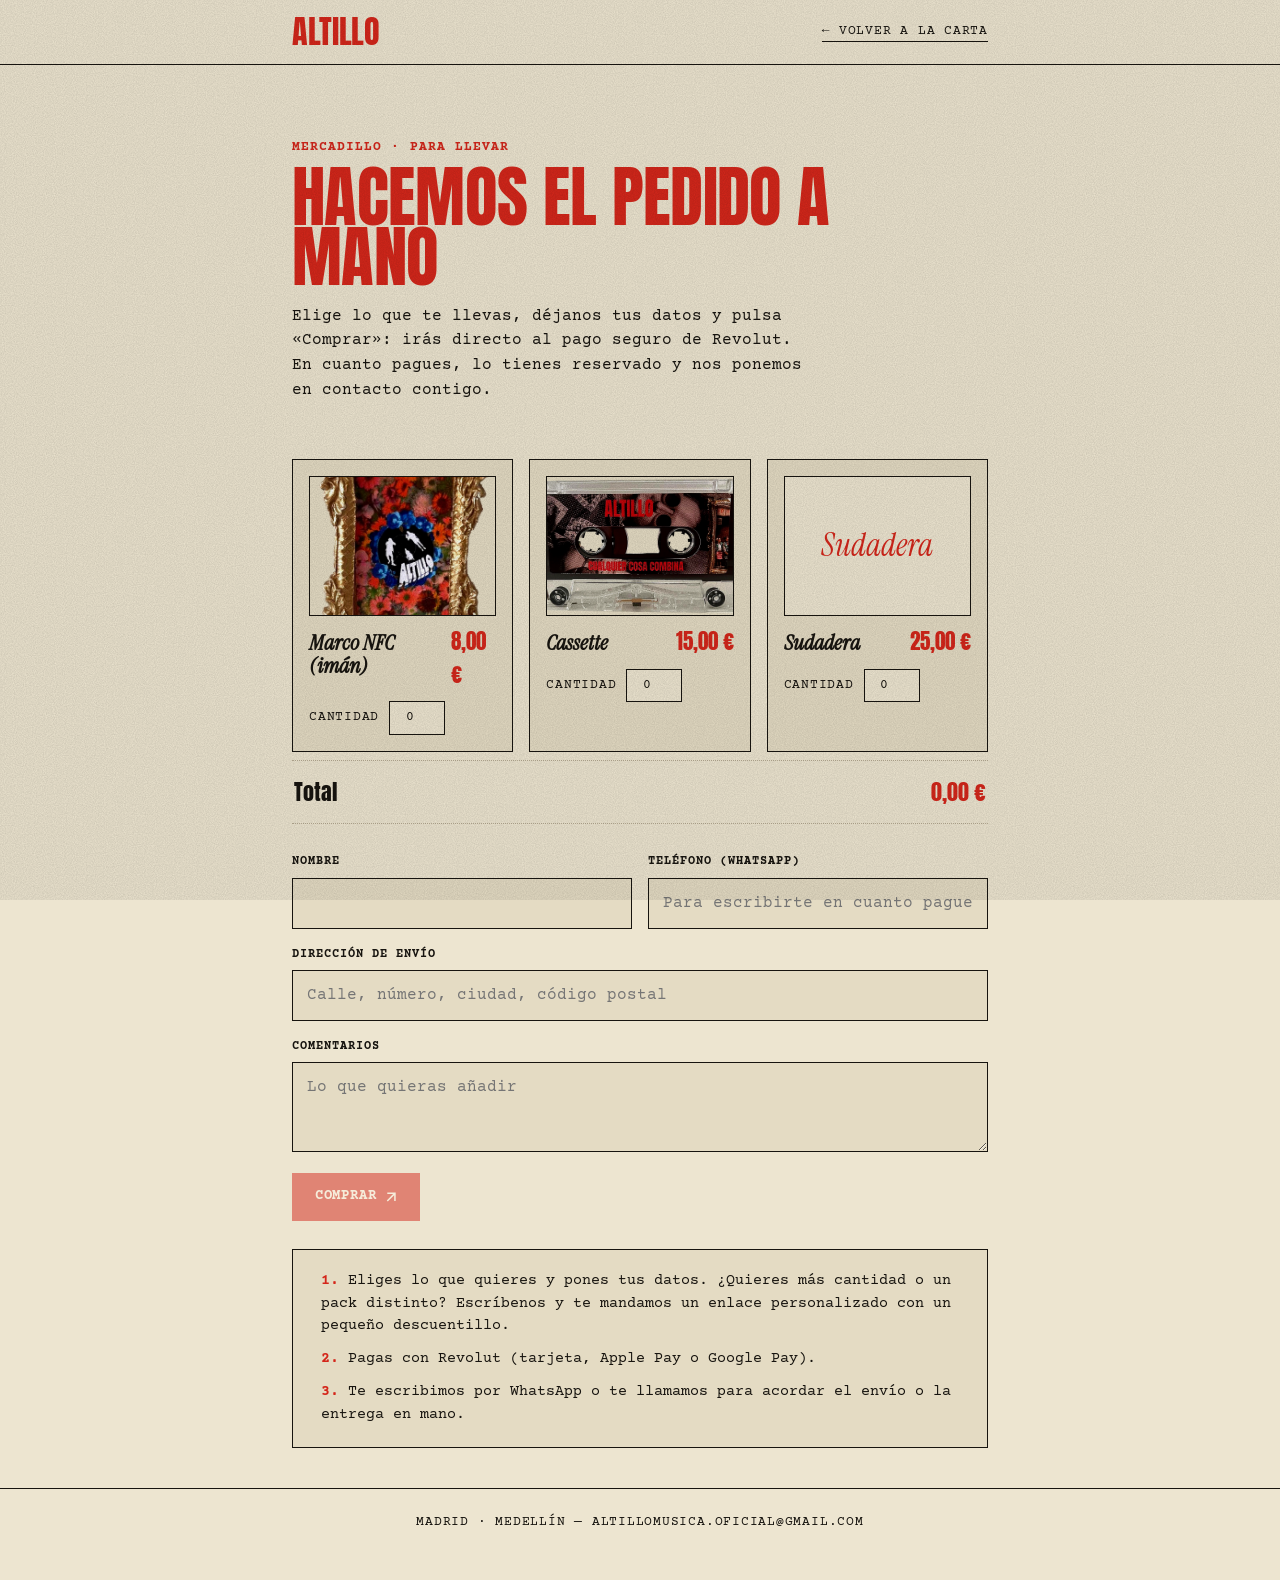
<file: pedido.html>
<!doctype html>
<html lang="es">
<head>
<meta charset="utf-8">
<meta name="viewport" content="width=device-width,initial-scale=1">
<title>Hacer un pedido — ALTILLO</title>
<meta name="description" content="Encarga el Marco NFC o el Cassette de ALTILLO. Os contestamos por correo con el importe final y cómo pagar (Bizum o transferencia).">
<meta name="theme-color" content="#d4261a">
<meta property="og:type" content="website">
<meta property="og:site_name" content="ALTILLO">
<meta property="og:locale" content="es_ES">
<meta property="og:title" content="Hacer un pedido — ALTILLO">
<meta property="og:description" content="Encarga el Marco NFC o el Cassette de ALTILLO.">
<meta property="og:url" content="https://altillomusica.com/pedido.html">
<meta property="og:image" content="https://altillomusica.com/assets/img/og-altillo-web.jpg">
<meta property="og:image:width" content="1200">
<meta property="og:image:height" content="630">
<meta name="twitter:card" content="summary_large_image">
<meta name="twitter:image" content="https://altillomusica.com/assets/img/og-altillo-web.jpg">
<link rel="icon" href="data:image/svg+xml,%3Csvg xmlns='http://www.w3.org/2000/svg' viewBox='0 0 32 32'%3E%3Crect width='32' height='32' fill='%23ede5d0'/%3E%3Crect x='4' y='4' width='12' height='12' fill='%23d4261a'/%3E%3Crect x='16' y='16' width='12' height='12' fill='%23d4261a'/%3E%3C/svg%3E">
<link rel="preconnect" href="https://fonts.googleapis.com">
<link rel="preconnect" href="https://fonts.gstatic.com" crossorigin>
<link rel="stylesheet" href="https://fonts.googleapis.com/css2?family=Anton&family=Instrument+Serif:ital@0;1&family=Courier+Prime:ital,wght@0,400;0,700;1,400&display=swap">
<style>
@font-face{font-family:"Altillo Display";src:url(assets/fonts/NimbusSansNarrow-Bold.otf) format("opentype");font-weight:700;font-display:swap}
@font-face{font-family:"Altillo Serif";src:url(assets/fonts/NimbusRoman-Italic.otf) format("opentype");font-style:italic;font-display:swap}

:root{
  --crema:#ede5d0; --crema-2:#e4dbc3; --tomate:#d4261a; --tinta:#17140f; --linea:#b6aa92;
  --display:"Anton","Altillo Display",Impact,"Arial Narrow",sans-serif;
  --serif:"Instrument Serif","Altillo Serif",Georgia,"Times New Roman",serif;
  --mono:"Courier Prime","Courier New",Courier,monospace;
}
*{box-sizing:border-box}
body{margin:0;background:var(--crema);color:var(--tinta);font-family:var(--mono);font-size:1rem;line-height:1.55;-webkit-font-smoothing:antialiased}
body::before{content:"";position:fixed;inset:0;pointer-events:none;z-index:999;opacity:.16;mix-blend-mode:multiply;
  background-image:url("data:image/svg+xml,%3Csvg xmlns='http://www.w3.org/2000/svg' width='260' height='260'%3E%3Cfilter id='n'%3E%3CfeTurbulence type='fractalNoise' baseFrequency='.9' numOctaves='3' stitchTiles='stitch'/%3E%3CfeColorMatrix values='0 0 0 0 0 0 0 0 0 0 0 0 0 0 0 0 0 0 .9 0'/%3E%3C/filter%3E%3Crect width='100%25' height='100%25' filter='url(%23n)'/%3E%3C/svg%3E")}
a{color:inherit;text-decoration:none}
img{display:block;max-width:100%;height:auto}
button,input,textarea{font:inherit;color:inherit}
button{cursor:pointer}
h1,h2,h3,p{margin:0}
:where(a,button,input,textarea):focus-visible{outline:3px solid var(--tomate);outline-offset:4px}
.display{font-family:var(--display);font-weight:400;text-transform:uppercase;line-height:.9;letter-spacing:-.01em}
.script{font-family:var(--serif);font-style:italic;font-weight:400;line-height:1.05;letter-spacing:-.015em}
.label{font-family:var(--mono);font-size:.8125rem;letter-spacing:.06em;text-transform:uppercase;line-height:1.35}
.rojo{color:var(--tomate)}
.wrap{width:min(760px,100%);margin-inline:auto;padding-inline:clamp(18px,4vw,32px)}

.nav{position:sticky;top:0;z-index:20;background:var(--crema);border-bottom:1.5px solid var(--tinta)}
.nav-in{display:flex;align-items:center;justify-content:space-between;min-height:64px;width:min(760px,100%);margin:auto;padding-inline:clamp(18px,4vw,32px)}
.nav-logo{font-size:2rem;color:var(--tomate)}
.volver{font-size:.8rem;letter-spacing:.06em;text-transform:uppercase;border-bottom:1px solid var(--tinta)}
.volver:hover{color:var(--tomate);border-color:var(--tomate)}

.cabecera{padding-block:clamp(32px,6vw,56px) clamp(16px,3vw,28px)}
.cabecera .eyebrow{font-size:.8125rem;letter-spacing:.08em;text-transform:uppercase;color:var(--tomate);font-weight:700;margin-bottom:.6rem}
.cabecera h1{font-size:clamp(2.6rem,7vw,4.2rem);color:var(--tomate)}
.cabecera p{margin-top:1rem;max-width:52ch}

.productos{display:grid;grid-template-columns:1fr 1fr;gap:16px;margin-block:28px 8px}
.prod{border:1.5px solid var(--tinta);padding:16px;display:flex;flex-direction:column;gap:10px;cursor:pointer;background:var(--crema-2);transition:background .15s,box-shadow .15s}
.prod:has(input:checked){background:var(--crema);box-shadow:5px 5px 0 var(--tomate)}
.prod img{width:100%;aspect-ratio:4/3;object-fit:cover;border:1px solid var(--tinta)}
.prod .fila{display:flex;align-items:baseline;justify-content:space-between;gap:10px}
.prod h3{font-family:var(--serif);font-style:italic;font-size:1.4rem;line-height:1}
.sin-foto{width:100%;aspect-ratio:4/3;border:1px solid var(--tinta);display:grid;place-items:center;font-family:var(--serif);font-style:italic;font-size:2rem;color:var(--tomate);background:var(--crema)}
.aviso-pack{border:1.5px dashed var(--tomate);padding:14px 16px;margin-bottom:20px;font-size:.92rem}
.cantidad label{margin:0}
.productos{grid-template-columns:repeat(auto-fit,minmax(220px,1fr))}
.prod{cursor:default}
.nota-pago{font-size:.9rem;opacity:.8;margin-top:12px}
.prod .precio{font-family:var(--display);font-size:1.3rem;color:var(--tomate)}
.prod .marca{display:flex;align-items:center;gap:8px;font-size:.78rem;letter-spacing:.06em;text-transform:uppercase}
.prod input[type=checkbox]{width:18px;height:18px;accent-color:var(--tomate)}
.cantidad{display:flex;align-items:center;gap:10px;font-size:.8rem;letter-spacing:.06em;text-transform:uppercase}
.cantidad input{width:56px;padding:6px 8px;border:1.5px solid var(--tinta);background:var(--crema);font-family:var(--mono);text-align:center}
.cantidad input:disabled{opacity:.4}

.total{display:flex;justify-content:space-between;align-items:baseline;border-top:1.5px dotted var(--linea);border-bottom:1.5px dotted var(--linea);padding:14px 2px;margin-bottom:28px;font-family:var(--display);font-size:1.4rem}
.total span:last-child{color:var(--tomate)}

.formulario{display:grid;gap:16px;margin-bottom:12px}
.formulario label{font-size:.78rem;letter-spacing:.08em;text-transform:uppercase;font-weight:700;display:block;margin-bottom:6px}
.formulario input,.formulario textarea{width:100%;background:var(--crema-2);border:1.5px solid var(--tinta);padding:12px 14px;font-family:var(--mono)}
.formulario textarea{min-height:90px;resize:vertical}
.formulario .fila2{display:grid;grid-template-columns:1fr 1fr;gap:16px}

.btn{display:inline-flex;align-items:center;justify-content:center;gap:.6em;min-height:48px;padding:.85em 1.6em;border:1.5px solid var(--tomate);background:var(--tomate);color:#fff4e4;font-family:var(--mono);font-weight:700;font-size:.85rem;letter-spacing:.06em;text-transform:uppercase;transition:background .15s,color .15s}
.btn:hover{background:var(--tinta);border-color:var(--tinta)}
.btn:disabled{opacity:.5;cursor:not-allowed}
.btn svg{width:.9em;height:.9em}

.pasos{background:var(--crema-2);border:1.5px solid var(--tinta);padding:20px clamp(18px,3vw,28px);margin:28px 0 40px;display:grid;gap:10px}
.pasos p{font-size:.92rem}
.pasos strong{color:var(--tomate)}

.pie{border-top:1.5px solid var(--tinta);padding:24px 0 48px;font-size:.8rem;letter-spacing:.06em;text-transform:uppercase;text-align:center;color:var(--tinta)}

.confirmacion{display:none;border:1.5px solid var(--tinta);background:var(--crema-2);padding:24px clamp(18px,3vw,28px);margin-top:20px}
.confirmacion.visible{display:block}
.confirmacion h2{font-family:var(--serif);font-style:italic;color:var(--tomate);font-size:1.6rem;margin-bottom:.6rem}

@media (max-width:600px){
  .productos{grid-template-columns:1fr}
  .formulario .fila2{grid-template-columns:1fr}
}
</style>
</head>
<body>
<nav class="nav">
  <div class="nav-in">
    <a class="nav-logo display" href="index.html">ALTILLO</a>
    <a class="volver" href="index.html#mercadillo">← Volver a la carta</a>
  </div>
</nav>

<main class="wrap">
  <header class="cabecera">
    <p class="eyebrow">Mercadillo · para llevar</p>
    <h1 class="display">Hacemos el pedido a mano</h1>
    <p>Elige lo que te llevas, déjanos tus datos y pulsa «Comprar»:
      irás directo al pago seguro de Revolut. En cuanto pagues, lo tienes
      reservado y nos ponemos en contacto contigo.</p>
  </header>

  <form id="form-pedido">
    <div class="productos">
      <div class="prod">
        <img src="assets/img/marco-nfc.webp" alt="Marco dorado NFC de ALTILLO">
        <div class="fila"><h3>Marco NFC (imán)</h3><span class="precio">8,00 €</span></div>
        <div class="cantidad"><label for="cant-marco">Cantidad</label>
          <input type="number" id="cant-marco" min="0" max="1" value="0"></div>
      </div>
      <div class="prod">
        <img src="assets/img/cassette-cara-a.webp" alt="Cassette de ALTILLO, Cualquier cosa combina">
        <div class="fila"><h3>Cassette</h3><span class="precio">15,00 €</span></div>
        <div class="cantidad"><label for="cant-cassette">Cantidad</label>
          <input type="number" id="cant-cassette" min="0" max="2" value="0"></div>
      </div>
      <div class="prod">
        <div class="sin-foto" aria-hidden="true">Sudadera</div>
        <div class="fila"><h3>Sudadera</h3><span class="precio">25,00 €</span></div>
        <div class="cantidad"><label for="cant-sudadera">Cantidad</label>
          <input type="number" id="cant-sudadera" min="0" max="2" value="0"></div>
      </div>
    </div>

    <p class="aviso-pack" id="aviso-pack" hidden>Ese pack no lo tenemos preparado.
      Escríbenos a <a href="mailto:altillomusica.oficial@gmail.com">altillomusica.oficial@gmail.com</a>
      y te mandamos un enlace de compra personalizado con un pequeño descuentillo.</p>

    <div class="total"><span>Total</span><span id="total-precio">0,00 €</span></div>

    <div class="formulario">
      <div class="fila2">
        <div>
          <label for="f-nombre">Nombre</label>
          <input id="f-nombre" name="nombre" autocomplete="name" required maxlength="100">
        </div>
        <div>
          <label for="f-contacto">Teléfono (WhatsApp)</label>
          <input id="f-contacto" name="contacto" type="tel" autocomplete="tel" required maxlength="120" placeholder="Para escribirte en cuanto pagues">
        </div>
      </div>
      <div>
        <label for="f-direccion">Dirección de envío</label>
        <input id="f-direccion" name="direccion" maxlength="200" placeholder="Calle, número, ciudad, código postal">
      </div>
      <div>
        <label for="f-comentarios">Comentarios</label>
        <textarea id="f-comentarios" name="comentarios" maxlength="1000" placeholder="Lo que quieras añadir"></textarea>
      </div>
    </div>

    <button class="btn" type="submit" id="btn-enviar" disabled>
      Comprar
      <svg viewBox="0 0 16 16" aria-hidden="true"><path fill="currentColor" d="M3 2h11v11h-2V5.4L3.7 13.7 2.3 12.3 10.6 4H3z"/></svg>
    </button>
  </form>

  <div class="confirmacion" id="confirmacion" role="status">
    <h2>Gracias por comprar en nuestro mercadillo 🎠</h2>
    <p>Hola <span id="gracias-nombre"></span> :)<br>
      Hemos recibido tu pedido, nos ponemos con ello para que te llegue cuanto
      antes 🎀</p>
    <p>Como sabes, somos un proyecto autogestionado y los procesos de merchan se
      realizan a mano (y con mucho cariño). Pa lo bueno y pa lo malo no somos la
      Fnac y nuestros tiempos tampoco lo son. No obstante hacemos lo posible para
      que recibas pronto tu paquete.</p>
    <p>Cualquier cosa combina. Digo… cualquier duda, escríbenos un email a
      <a href="mailto:altillomusica.oficial@gmail.com">altillomusica.oficial@gmail.com</a>
      y te respondemos a la mayor brevedad.</p>
    <p>Un besito y gracias de nuevo por comprar en
      <a href="https://www.altillomusica.com">www.altillomusica.com</a><br>
      Salud y gazpacho 🦜<br>Altillo &lt;3</p>
    <p class="nota-pago">Si el pago de Revolut no se ha abierto,
      <a id="btn-pagar" href="#" target="_blank" rel="noopener"><strong>pulsa aquí</strong></a>.
      En cuanto pagues, tu pedido queda reservado.</p>
  </div>

  <div class="pasos">
    <p><strong>1.</strong> Eliges lo que quieres y pones tus datos. ¿Quieres más cantidad o un pack distinto? Escríbenos y te mandamos un enlace personalizado con un pequeño descuentillo.</p>
    <p><strong>2.</strong> Pagas con Revolut (tarjeta, Apple Pay o Google Pay).</p>
    <p><strong>3.</strong> Te escribimos por WhatsApp o te llamamos para acordar el envío o la entrega en mano.</p>
  </div>
</main>

<footer class="pie">Madrid · Medellín — altillomusica.oficial@gmail.com</footer>

<script>
"use strict";
const $ = s => document.querySelector(s);

/* ---------- CONFIGURACIÓN (edita solo esta parte) ----------
   PACKS: precio y enlace de Revolut de cada pack permitido. La clave son
   los productos con su cantidad, en orden alfabético: 'cassette:1+marco:1'.
   Si el enlace está vacío, ese pack todavía no se puede pagar online. */
const PACKS = {
  'marco:1':                { precio: 8,  enlace: '' },
  'cassette:1':             { precio: 15, enlace: '' },
  'sudadera:1':             { precio: 25, enlace: '' },
  'cassette:1+marco:1':     { precio: 22, enlace: '' },
  'cassette:2':             { precio: 28, enlace: '' },
  'sudadera:2':             { precio: 49, enlace: '' },
  'cassette:1+sudadera:1':  { precio: 39, enlace: '' },
  'marco:1+sudadera:1':     { precio: 30, enlace: '' }   // SUPERPACK
};
/* Clave gratuita de web3forms.com para que los pedidos lleguen a
   altillomusica.oficial@gmail.com. Si está vacía, se usa el correo. */
const CLAVE_PEDIDOS = '';
const CORREO = 'altillomusica.oficial@gmail.com';
/* ------------------------------------------------------------ */

const productos = [
  { id: 'marco', nombre: 'Marco NFC (imán)' },
  { id: 'cassette', nombre: 'Cassette' },
  { id: 'sudadera', nombre: 'Sudadera' }
];
const euros = n => n.toLocaleString('es-ES', { minimumFractionDigits: 2 }) + ' €';
const cant = p => Math.max(0, Math.min(2, parseInt($('#cant-' + p.id).value, 10) || 0));

// Preselecciona el producto según ?producto=marco / ?producto=cassette
const preseleccion = new URLSearchParams(location.search).get('producto');
productos.forEach(p => { if (preseleccion === p.id) $('#cant-' + p.id).value = 1; });

const elegidos = () => productos.filter(p => cant(p) > 0);
const claveDe = () => elegidos().map(p => `${p.id}:${cant(p)}`).sort().join('+');
const packActual = () => PACKS[claveDe()] || null;

function actualizar() {
  const hay = elegidos().length > 0;
  const pack = packActual();
  $('#total-precio').textContent = euros(pack ? pack.precio : 0);
  $('#aviso-pack').hidden = !(hay && !pack);
  $('#btn-enviar').disabled = !pack;
}
productos.forEach(p => $('#cant-' + p.id).addEventListener('input', actualizar));
actualizar();

$('#form-pedido').addEventListener('submit', async e => {
  e.preventDefault();
  const f = e.currentTarget;
  if (!f.reportValidity()) return;

  const pack = packActual();
  const enlace = pack && pack.enlace;
  if (!enlace) {
    alert('Este pack todavía no se puede pagar online. Escríbenos a ' + CORREO + ' y lo arreglamos.');
    return;
  }

  // Abrimos la pestaña de pago ya, dentro del clic, para que no la bloquee el navegador
  const pestana = window.open('', '_blank');
  const datos = {
    pedido: elegidos().map(p => `${cant(p)} × ${p.nombre}`).join(' + '),
    total: euros(pack.precio),
    nombre: $('#f-nombre').value,
    telefono: $('#f-contacto').value,
    direccion: $('#f-direccion').value || '(no indicada)',
    comentarios: $('#f-comentarios').value || '(ninguno)'
  };

  const btn = $('#btn-enviar');
  btn.disabled = true;
  let enviado = false;
  if (CLAVE_PEDIDOS) {
    try {
      const r = await fetch('https://api.web3forms.com/submit', {
        method: 'POST',
        headers: { 'Content-Type': 'application/json', 'Accept': 'application/json' },
        body: JSON.stringify({
          access_key: CLAVE_PEDIDOS,
          subject: `Pedido ALTILLO — ${datos.nombre} — ${datos.pedido}`,
          from_name: 'Web ALTILLO',
          ...datos
        })
      });
      enviado = r.ok;
    } catch (_) { /* seguimos: el pago es lo importante */ }
  }

  if (pestana) pestana.location.href = enlace;
  $('#btn-pagar').href = enlace;
  $('#gracias-nombre').textContent = datos.nombre;
  $('#confirmacion').classList.add('visible');
  $('#confirmacion').scrollIntoView({ behavior: 'smooth', block: 'center' });

  if (!enviado) {
    // Plan B: correo preparado con el pedido
    const cuerpo = Object.entries(datos).map(([k, v]) => `${k}: ${v}`).join('\n');
    setTimeout(() => { location.href = `mailto:${CORREO}?subject=${encodeURIComponent('Pedido ALTILLO — ' + datos.nombre)}&body=${encodeURIComponent(cuerpo)}`; }, 600);
  }
});
</script>
</body>
</html>
</file>
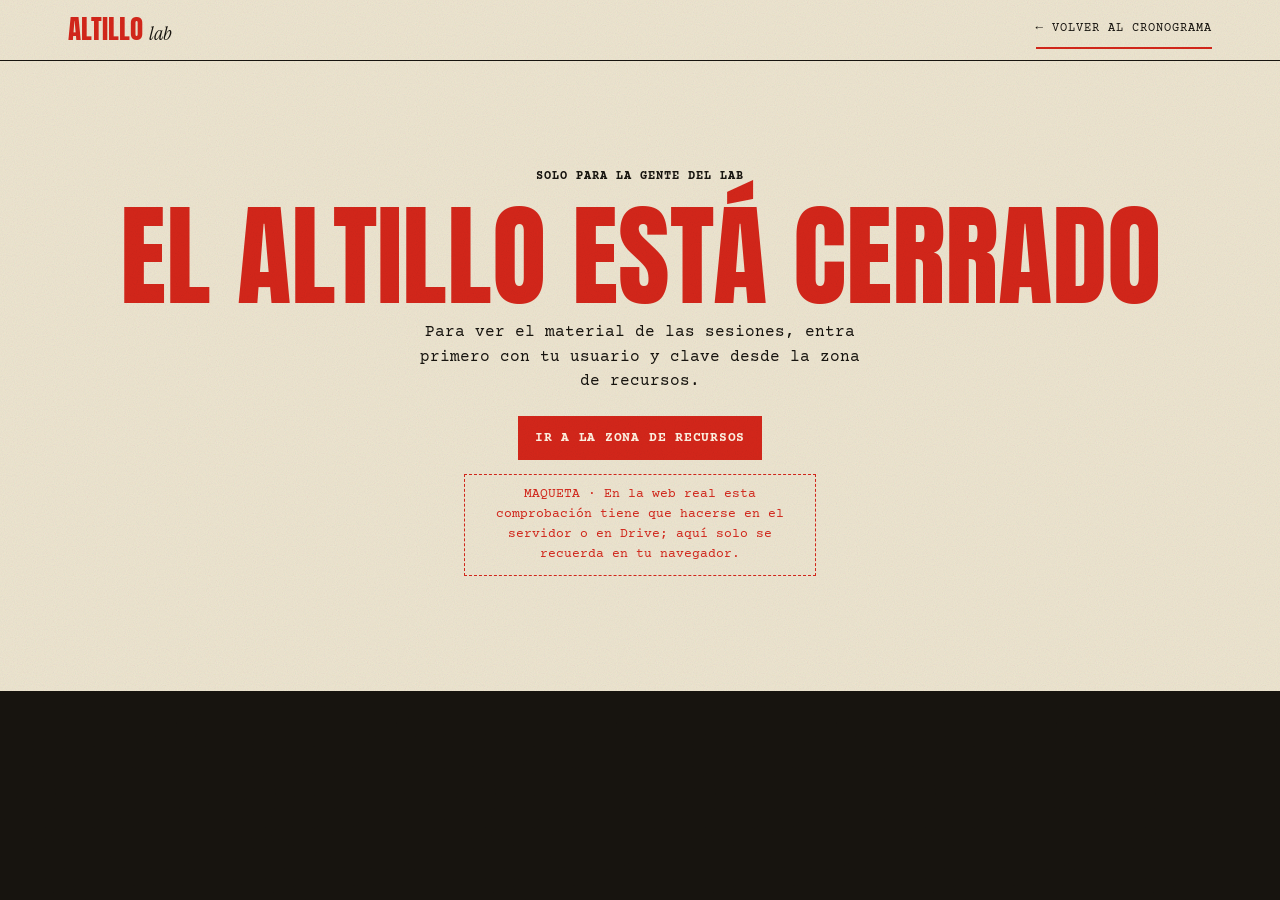
<file: altillolab/sesion.html>
<!doctype html>
<html lang="es">
<head>
<meta charset="utf-8">
<meta name="viewport" content="width=device-width, initial-scale=1, viewport-fit=cover">
<title>Sesión · Laboratorio Altillo</title>
<link rel="icon" href="data:image/svg+xml,%3Csvg xmlns='http://www.w3.org/2000/svg' viewBox='0 0 32 32'%3E%3Crect width='32' height='32' fill='%23ede5d0'/%3E%3Crect x='4' y='4' width='12' height='12' fill='%23d4261a'/%3E%3Crect x='16' y='16' width='12' height='12' fill='%23d4261a'/%3E%3C/svg%3E">
<link rel="preconnect" href="https://fonts.googleapis.com">
<link rel="preconnect" href="https://fonts.gstatic.com" crossorigin>
<link rel="stylesheet" href="https://fonts.googleapis.com/css2?family=Anton&family=Instrument+Serif:ital@0;1&family=Courier+Prime:ital,wght@0,400;0,700;1,400&display=swap">
<style>
/* Layout: el "cajón" de una sesión. Cabecera con el color del concepto y su trasto; debajo, un cajón por tipo de material. */
:root{
  --crema:#ede5d0; --crema-2:#e4dbc3; --papel:#f4eedd; --tomate:#d4261a; --tinta:#17140f; --linea:#b6aa92;
  --mostaza:#F5B700; --coral:#E8694F; --bloque:#F5B700; --bloque-txt:#17140f;
  --display:"Anton", Impact, "Arial Narrow", sans-serif;
  --serif:"Instrument Serif", Georgia, "Times New Roman", serif;
  --mono:"Courier Prime", "Courier New", Courier, monospace;
  --gl:max(18px, env(safe-area-inset-left, 0px)); --gr:max(18px, env(safe-area-inset-right, 0px));
  --r:clamp(28px,5vw,56px);
  color-scheme:light;
}
*{box-sizing:border-box}
html{padding-top:env(safe-area-inset-top,0px);padding-bottom:env(safe-area-inset-bottom,0px)}
body{margin:0;background:var(--tinta);color:var(--tinta);font:400 1rem/1.55 var(--mono);overflow-x:hidden;-webkit-font-smoothing:antialiased}
body::after{content:"";position:fixed;inset:0;pointer-events:none;z-index:999;opacity:.14;mix-blend-mode:multiply;
  background-image:url("data:image/svg+xml,%3Csvg xmlns='http://www.w3.org/2000/svg' width='220' height='220'%3E%3Cfilter id='n'%3E%3CfeTurbulence type='fractalNoise' baseFrequency='.9' numOctaves='3' stitchTiles='stitch'/%3E%3C/filter%3E%3Crect width='100%25' height='100%25' filter='url(%23n)'/%3E%3C/svg%3E")}
h1,h2,h3,p,ul{margin:0}
a{color:inherit}
img{display:block;max-width:100%;height:auto}
[hidden]{display:none!important}
:focus-visible{outline:3px solid var(--tomate);outline-offset:4px}
.wrap{max-width:1180px;margin:0 auto;padding-left:var(--gl);padding-right:var(--gr)}
.display{font-family:var(--display);font-weight:400;text-transform:uppercase;line-height:.88}
.script{font-family:var(--serif);font-style:italic;font-weight:400;line-height:1.05}
.label{font:700 .78rem/1.35 var(--mono);letter-spacing:.08em;text-transform:uppercase}
.damero{display:inline-block;width:22px;height:22px;flex:none;background:conic-gradient(var(--tomate) 25%,transparent 0 50%,var(--tomate) 0 75%,transparent 0) 0 0/11px 11px}
.btn{display:inline-flex;align-items:center;justify-content:center;gap:.6em;min-height:44px;padding:.75em 1.2em;border:1.5px solid var(--tomate);background:var(--tomate);color:#fff4e4;font:700 .8rem/1 var(--mono);letter-spacing:.06em;text-transform:uppercase;text-decoration:none;cursor:pointer;transition:background .2s,transform .2s}
.btn:hover{background:var(--tinta);border-color:var(--tinta);color:var(--crema);transform:rotate(-1deg)}
.btn.contorno{background:transparent;color:inherit;border-color:currentColor}
.btn[aria-disabled="true"]{background:transparent;color:var(--linea);border:1.5px dashed var(--linea);pointer-events:none}

.nav{position:sticky;top:0;z-index:50;background:var(--crema);border-bottom:1.5px solid var(--tinta)}
.nav .wrap{display:flex;align-items:center;justify-content:space-between;gap:14px;min-height:60px;flex-wrap:wrap}
.nav-logo{font-size:1.7rem;color:var(--tomate);text-decoration:none;display:flex;align-items:baseline;gap:6px}
.nav-logo .script{font-size:1.25rem;color:var(--tinta);text-transform:none}
.nav .volver{font-size:.78rem;letter-spacing:.08em;text-transform:uppercase;text-decoration:none;padding:8px 0;border-bottom:2px solid var(--tomate)}

.panel{position:relative;border-radius:var(--r) var(--r) 0 0;margin-top:calc(var(--r) * -1);overflow:hidden}
.panel > .wrap{padding-block:calc(var(--r) + 40px) 90px}

/* cabecera */
.cab{background:var(--bloque);color:var(--bloque-txt);border-radius:0;margin-top:0}
.cab > .wrap{padding-block:40px calc(var(--r) + 40px);display:grid;grid-template-columns:minmax(0,1.4fr) minmax(0,.6fr);gap:30px;align-items:end}
.cab .meta{display:flex;flex-wrap:wrap;gap:8px 14px;align-items:center}
.cab .chip{border:1.5px solid currentColor;padding:6px 9px}
.cab .estado{background:var(--tinta);color:var(--crema);padding:6px 9px}
.cab .estado.ahora{background:var(--crema);color:var(--tinta);box-shadow:0 0 0 3px var(--crema),0 0 20px 4px rgba(237,229,208,.9);animation:latido 1.8s ease-in-out infinite}
@keyframes latido{50%{box-shadow:0 0 0 3px var(--crema),0 0 32px 10px rgba(237,229,208,1)}}
.cab .num{font-size:clamp(6rem,18vw,15rem);line-height:.8;opacity:.18;position:absolute;right:var(--gr);top:20px;pointer-events:none}
.cab h1{font-size:clamp(3rem,8vw,7rem);margin-top:18px;max-width:14ch;position:relative}
.cab .fecha{font-size:clamp(1.5rem,2.6vw,2.4rem);margin-top:10px}
.cab .resumen{margin-top:16px;max-width:52ch;font-size:1.05rem}
.cab .figura{justify-self:center;width:min(260px,100%)}
.cab .figura img{filter:drop-shadow(4px 10px 4px rgba(0,0,0,.25));animation:flota 6s ease-in-out infinite}
@keyframes flota{0%,100%{transform:translateY(0) rotate(-4deg)}50%{transform:translateY(-12px) rotate(0deg)}}
.indice{display:flex;flex-wrap:wrap;gap:10px;margin-top:22px}
.indice button{font:700 .75rem/1 var(--mono);letter-spacing:.06em;text-transform:uppercase;padding:10px 12px;border:1.5px solid currentColor;background:transparent;color:inherit;cursor:pointer}
.indice button:hover{background:var(--tinta);color:var(--crema);border-color:var(--tinta)}
.indice b{font-family:var(--display);font-weight:400;margin-left:6px}

/* contenido */
.cont{background:var(--crema)}
.cajon{padding-block:clamp(36px,5vw,64px);border-top:1.5px solid var(--tinta);scroll-margin-top:80px}
.cajon:first-child{border-top:0;padding-top:0}
.cajon-cab{display:flex;align-items:baseline;gap:14px;flex-wrap:wrap;margin-bottom:22px}
.cajon-cab h2{font-size:clamp(2.6rem,5vw,4.4rem)}
.cajon-cab .script{font-size:1.4rem;color:var(--tomate)}
.cajon.foco{animation:foco 1.6s ease-out}
@keyframes foco{0%{background:rgba(245,183,0,.45)}100%{background:transparent}}
.vacio{font-style:italic;color:#6e6656}

.videos{display:grid;grid-template-columns:repeat(auto-fill,minmax(280px,1fr));gap:22px}
.video{border:1.5px solid var(--tinta);background:var(--tinta);color:var(--crema);box-shadow:8px 8px 0 var(--tomate);text-decoration:none;display:block;min-width:0;transition:transform .2s}
.video:hover{transform:rotate(-1deg) translateY(-3px)}
.video .pantalla{aspect-ratio:16/9;max-width:100%;display:grid;place-items:center;background:repeating-linear-gradient(135deg,#221e17 0 12px,#1b1812 12px 24px);position:relative}
.video .play{width:76px;height:76px;border-radius:50%;border:2px solid var(--crema);display:grid;place-items:center}
.video .play::after{content:"";border-left:22px solid var(--crema);border-top:13px solid transparent;border-bottom:13px solid transparent;margin-left:6px}
.video .dur{position:absolute;right:10px;bottom:10px;font:700 .72rem/1 var(--mono);background:var(--tomate);padding:5px 7px}
.video .pie{padding:14px 16px;display:flex;justify-content:space-between;gap:10px;align-items:baseline}
.video .pie b{font:400 1.3rem/1 var(--display);text-transform:uppercase}
.video .pie span{font-size:.75rem;letter-spacing:.06em;text-transform:uppercase;color:var(--mostaza);white-space:nowrap}
.video.pend .play{border-style:dashed;opacity:.5}

.lista{list-style:none;padding:0}
.lista li{display:grid;grid-template-columns:auto minmax(0,1fr) auto;gap:6px 16px;align-items:center;padding:14px 0;border-bottom:1px dotted var(--linea)}
.lista li:first-child{border-top:1px dotted var(--linea)}
.lista .ico{font:400 1rem/1 var(--display);background:var(--tomate);color:var(--crema);padding:8px 8px 6px;letter-spacing:.04em}
.lista .t{font:400 1.4rem/1.05 var(--display);text-transform:uppercase}
.lista .t small{display:block;font:italic 400 1.05rem var(--serif);text-transform:none;color:#5b5446;margin-top:2px}

.texto{background:var(--papel);border:1.5px solid var(--tinta);padding:clamp(18px,3vw,32px);max-width:72ch}
.texto + .texto{margin-top:18px}
.texto h3{font:italic 400 1.8rem/1.1 var(--serif);color:var(--tomate);margin-bottom:10px}
.texto p + p{margin-top:10px}

.caja{background:var(--tinta);color:var(--crema);scroll-margin-top:60px}
.caja > .wrap{padding-block:calc(var(--r) + 30px) 60px;position:relative}
.caja > .wrap::before{content:"";position:absolute;top:calc(var(--r) - 6px);left:50%;width:min(150px,36%);height:14px;transform:translateX(-50%);background:var(--crema);border-radius:0 0 12px 12px}
.caja .cajon-cab .script{color:var(--mostaza)}
.caja .cajon-cab p{flex-basis:100%;max-width:56ch;font-size:.9rem}
.caja .cajon-cab a{color:var(--mostaza)}
.herrs{display:grid;grid-template-columns:repeat(auto-fill,minmax(min(100%,210px),1fr));gap:16px}
.herr{position:relative;display:flex;flex-direction:column;gap:8px;min-width:0;background:var(--papel);color:var(--tinta);border:1.5px solid var(--crema);padding:16px 14px 14px;text-decoration:none;transform:rotate(-.8deg);transition:transform .2s,box-shadow .2s}
.herr:nth-child(even){transform:rotate(.8deg)}
a.herr:hover{transform:translate(-3px,-3px) rotate(-1.5deg);box-shadow:6px 6px 0 var(--mostaza)}
.herr .n{font:400 2.2rem/1 var(--display);color:var(--tomate)}
.herr b{font:400 1.45rem/1 var(--display);text-transform:uppercase;overflow-wrap:anywhere}
.herr .para{font:italic 400 1.05rem/1.1 var(--serif);color:var(--tomate)}
.herr span.d{font-size:.84rem;line-height:1.35}
.herr .ir{margin-top:auto;font:700 .72rem/1 var(--mono);letter-spacing:.06em;text-transform:uppercase;color:var(--tomate)}
.herr .est{position:absolute;top:12px;right:10px;font:700 .66rem/1 var(--mono);letter-spacing:.08em;text-transform:uppercase;background:var(--mostaza);color:var(--tinta);padding:5px 7px;transform:rotate(-2deg)}
.herr.obras{background:repeating-linear-gradient(-45deg,var(--papel) 0 12px,var(--crema-2) 12px 24px)}

.fisico .lista .ico{background:var(--coral);color:var(--tinta)}
.modo-nota{margin-top:14px;font-size:1.2rem;color:var(--tomate)}

/* sesión que aún no ha llegado */
.cerrado .cont .wrap > *{filter:grayscale(1) blur(2px);opacity:.45;pointer-events:none;user-select:none}
.candado{position:sticky;top:90px;z-index:20;margin:0 auto -40px;max-width:520px;background:var(--tinta);color:var(--crema);border:1.5px solid var(--crema);box-shadow:8px 8px 0 var(--tomate);padding:22px;text-align:center;transform:rotate(-1deg)}
.candado b{display:block;font:400 2.2rem/1 var(--display);text-transform:uppercase;color:var(--mostaza)}
.candado p{margin-top:8px}

.pasos{background:var(--tinta);color:var(--crema);border-top:1px dotted var(--linea)}
.pasos .wrap{padding-block:30px 40px;display:flex;justify-content:space-between;gap:14px;flex-wrap:wrap}
.pasos a{text-decoration:none;display:flex;flex-direction:column;gap:4px;min-width:0}
.pasos a span{font-size:.72rem;letter-spacing:.08em;text-transform:uppercase;color:var(--mostaza)}
.pasos a b{font:400 1.5rem/1 var(--display);text-transform:uppercase}
.pasos a:hover b{color:var(--tomate)}
.pasos .sig{text-align:right;margin-left:auto}

.fuera{min-height:70vh;display:grid;place-items:center;text-align:center;background:var(--crema)}
.fuera h1{font-size:clamp(3rem,9vw,7rem);color:var(--tomate)}
.fuera p{margin:14px auto 22px;max-width:44ch}
.aviso{border:1.5px dashed var(--tomate);color:var(--tomate);padding:10px 14px;font-size:.8rem;margin-top:24px;max-width:80ch}

@media (max-width:820px){
  .cab > .wrap{grid-template-columns:1fr}
  .cab .figura{width:160px;justify-self:start}
  .lista li{grid-template-columns:auto minmax(0,1fr)}
  .lista li .btn{grid-column:2;justify-self:start}
}
@media (prefers-reduced-motion:reduce){ .cab .figura img{animation-duration:12s} }
</style>
</head>
<body>
<nav class="nav" aria-label="Principal">
  <div class="wrap">
    <a class="nav-logo display" href="index.html">Altillo <span class="script">lab</span></a>
    <a class="volver" href="index.html#recursos">← Volver al cronograma</a>
  </div>
</nav>
<main id="app"></main>

<script src="datos-sesiones.js"></script>
<script>
(function(){
  var LAB = window.ALTILLO_LAB, app = document.getElementById('app');
  var MES = ['enero','febrero','marzo','abril','mayo','junio','julio','agosto','septiembre','octubre','noviembre','diciembre'];
  var DIAS = ['domingo','lunes','martes','miércoles','jueves','viernes','sábado'];
  function aFecha(iso){ var p = iso.split('-'); return new Date(+p[0], +p[1]-1, +p[2]); }
  function esc(t){ return String(t == null ? '' : t).replace(/[&<>"]/g, function(c){ return {'&':'&amp;','<':'&lt;','>':'&gt;','"':'&quot;'}[c]; }); }
  function leer(k){ try{ return localStorage.getItem(k); }catch(e){ return null; } }

  function hashInfo(){
    var m = (location.hash || '').match(/^#s(\d+)(?:-([a-z]+))?$/);
    return m ? {n:+m[1], sec:m[2]||''} : {n:1, sec:''};
  }

  function enlace(url, texto){
    return url ? '<a class="btn" href="'+esc(url)+'" target="_blank" rel="noopener">'+texto+' ↗</a>'
               : '<span class="btn" aria-disabled="true">Pendiente de subir</span>';
  }

  function pinta(){
    var info = hashInfo();
    var dentro = leer('altillolab-dentro');
    if(!dentro){
      document.title = 'Sesión · Laboratorio Altillo';
      app.innerHTML = '<section class="fuera"><div class="wrap"><p class="label">Solo para la gente del lab</p><h1 class="display">El altillo está cerrado</h1><p>Para ver el material de las sesiones, entra primero con tu usuario y clave desde la zona de recursos.</p><a class="btn" href="index.html#recursos">Ir a la zona de recursos</a><p class="aviso">MAQUETA · En la web real esta comprobación tiene que hacerse en el servidor o en Drive; aquí solo se recuerda en tu navegador.</p></div></section>';
      return;
    }
    var lista = LAB.sesiones, i = lista.findIndex(function(s){ return s.n === info.n; });
    if(i < 0) i = 0;
    var s = lista[i], b = LAB.bloques[s.bloque] || {};
    var fecha = aFecha(s.fecha);
    var f = leer('altillolab-fecha'), hoy = f ? new Date(f) : new Date();
    var fin = new Date(fecha); fin.setDate(fin.getDate() + 7);
    var estado = hoy < fecha ? 'luego' : hoy < fin ? 'ahora' : 'ya';
    var nombre = s.n === 10 ? 'Ensayo general' : s.n === 11 ? 'Muestra final' : 'Sesión ' + s.n;
    var fechaTxt = s.fechaPorConfirmar ? 'Fecha por confirmar' : DIAS[fecha.getDay()] + ' ' + fecha.getDate() + ' de ' + MES[fecha.getMonth()] + ' de ' + fecha.getFullYear();
    var estadoTxt = estado === 'ya' ? 'Disponible' : estado === 'ahora' ? 'Esta semana' : (s.fechaPorConfirmar ? 'Próximamente' : 'Se abre el ' + fecha.getDate() + ' de ' + MES[fecha.getMonth()]);

    document.title = nombre + ' · Laboratorio Altillo';
    document.documentElement.style.setProperty('--bloque', b.color || '#F5B700');
    document.documentElement.style.setProperty('--bloque-txt', b.tinta || '#17140f');
    document.body.classList.toggle('cerrado', estado === 'luego');

    var cuenta = [['video','Vídeos',s.videos.length],['pdf','PDFs',s.pdfs.length],['texto','Textos',s.textos.length],['fisico','Para llevar',s.fisico.length]];
    var h = '';
    h += '<header class="panel cab"><span class="num display" aria-hidden="true">'+String(s.n).padStart(2,'0')+'</span><div class="wrap"><div>';
    h += '<div class="meta label"><span class="chip">'+esc(b.nombre||'')+'</span><span class="chip">'+esc(nombre)+'</span><span class="estado '+estado+'">'+esc(estadoTxt)+'</span><span class="chip">'+(dentro==='online'?'Online':'Presencial')+'</span></div>';
    h += '<h1 class="display">'+esc(s.titulo)+'</h1><p class="script fecha">'+esc(fechaTxt)+'</p><p class="resumen">'+esc(s.resumen)+'</p>';
    h += '<div class="indice">'+cuenta.map(function(c){ return '<button type="button" data-ir="'+c[0]+'">'+c[1]+'<b>'+c[2]+'</b></button>'; }).join('')+'<button type="button" data-ir="herramientas">Herramientas<b>↓</b></button></div>';
    h += '</div>'+(b.figura ? '<div class="figura"><img src="../assets/img/'+esc(b.figura)+'" alt=""></div>' : '')+'</div></header>';

    h += '<section class="panel cont">';
    if(estado === 'luego') h += '<div class="candado"><b>Todavía no</b><p>Este cajón se abre '+(s.fechaPorConfirmar ? 'cuando confirmemos la fecha' : 'el '+fecha.getDate()+' de '+MES[fecha.getMonth()])+'. Esto es lo que habrá dentro.</p></div>';
    h += '<div class="wrap">';

    // vídeos
    h += '<div class="cajon" id="video"><div class="cajon-cab"><span class="damero"></span><h2 class="display">Vídeos</h2><span class="script">la clase, para repasar</span></div>';
    h += s.videos.length ? '<div class="videos">'+s.videos.map(function(v){
      var tag = v.url ? 'a' : 'div', attr = v.url ? ' href="'+esc(v.url)+'" target="_blank" rel="noopener"' : '';
      return '<'+tag+' class="video'+(v.url?'':' pend')+'"'+attr+'><div class="pantalla"><span class="play" aria-hidden="true"></span>'+(v.dur?'<span class="dur">'+esc(v.dur)+'</span>':'')+'</div><div class="pie"><b>'+esc(v.t)+'</b><span>'+(v.url?'Ver ↗':'Pendiente')+'</span></div></'+tag+'>';
    }).join('')+'</div>' : '<p class="vacio">En esta sesión no hay vídeos.</p>';
    h += '</div>';

    // pdfs
    h += '<div class="cajon" id="pdf"><div class="cajon-cab"><span class="damero"></span><h2 class="display">PDFs y carpetas</h2><span class="script">para descargar</span></div>';
    h += s.pdfs.length ? '<ul class="lista">'+s.pdfs.map(function(p){
      return '<li><span class="ico">'+(p.pags==null?'DRIVE':'PDF')+'</span><span class="t">'+esc(p.t)+(p.pags?'<small>'+p.pags+' páginas</small>':'')+'</span>'+enlace(p.url,'Abrir')+'</li>';
    }).join('')+'</ul>' : '<p class="vacio">En esta sesión no hay documentos.</p>';
    h += '</div>';

    // textos
    h += '<div class="cajon" id="texto"><div class="cajon-cab"><span class="damero"></span><h2 class="display">Textos</h2><span class="script">apuntes, ejercicios y letras</span></div>';
    h += s.textos.length ? s.textos.map(function(t){ return '<article class="texto"><h3>'+esc(t.t)+'</h3>'+t.html+'</article>'; }).join('') : '<p class="vacio">En esta sesión no hay textos.</p>';
    h += '</div>';

    // físico
    h += '<div class="cajon fisico" id="fisico"><div class="cajon-cab"><span class="damero"></span><h2 class="display">Para llevar</h2><span class="script">material físico</span></div>';
    h += s.fisico.length ? '<ul class="lista">'+s.fisico.map(function(m){
      return '<li><span class="ico">MANO</span><span class="t">'+esc(m.t)+'<small>'+esc(m.desc)+'</small></span>'+(dentro==='online' ? enlace(m.pdf,'Versión PDF') : '<span class="label">Te lo damos en clase</span>')+'</li>';
    }).join('')+'</ul>' + (dentro==='online' ? '<p class="script modo-nota">Si estás online, te lo mandamos por correo o lo tienes aquí en PDF.</p>' : '') : '<p class="vacio">En esta sesión no hay material físico.</p>';
    h += '</div>';

    h += '<p class="aviso">MAQUETA · Todo el contenido es de ejemplo. Se edita en el archivo datos-sesiones.js.</p>';
    h += '</div></section>';

    // caja de herramientas: fija para todo el curso, nunca se difumina
    var herr = LAB.herramientas || [], volver = '?desde=sesion.html%23s'+s.n;
    h += '<section class="panel caja" id="herramientas"><div class="wrap"><div class="cajon-cab"><span class="damero"></span><h2 class="display">Caja de herramientas</h2><span class="script">abierta todo el curso</span><p>Las apps no van por sesiones: están aquí desde el primer miércoles y siguen cuando acabe el lab. <a href="apps/index.html">Ver la caja entera ↗</a></p></div>';
    h += '<div class="herrs">'+herr.map(function(x, k){
      var tag = x.url ? 'a' : 'div', attr = x.url ? ' href="'+esc(x.url + volver)+'"' : ' aria-disabled="true"';
      return '<'+tag+' class="herr'+(x.estado?' obras':'')+'"'+attr+'>'+(x.estado?'<span class="est">'+esc(x.estado)+'</span>':'')+'<span class="n">'+String(k+1).padStart(2,'0')+'</span><b>'+esc(x.t)+'</b>'+(x.para?'<span class="para">'+esc(x.para)+'</span>':'')+'<span class="d">'+esc(x.desc)+'</span>'+(x.url?'<span class="ir">Abrir →</span>':'')+'</'+tag+'>';
    }).join('')+'</div></div></section>';

    // anterior / siguiente
    var ant = lista[i-1], sig = lista[i+1];
    function nom(x){ return x.n === 10 ? 'Ensayo general' : x.n === 11 ? 'Muestra final' : 'Sesión ' + x.n; }
    h += '<nav class="pasos" aria-label="Otras sesiones"><div class="wrap">';
    if(ant) h += '<a href="#s'+ant.n+'"><span>← Anterior</span><b>'+esc(nom(ant))+'</b></a>';
    if(sig) h += '<a class="sig" href="#s'+sig.n+'"><span>Siguiente →</span><b>'+esc(nom(sig))+'</b></a>';
    h += '</div></nav>';

    app.innerHTML = h;
    app.querySelectorAll('[data-ir]').forEach(function(btn){
      btn.addEventListener('click', function(){ ir(btn.getAttribute('data-ir')); });
    });
    if(info.sec) setTimeout(function(){ ir(info.sec); }, 60); else window.scrollTo(0,0);
  }
  function ir(id){
    var el = document.getElementById(id); if(!el) return;
    el.scrollIntoView({behavior:'smooth', block:'start'});
    el.classList.remove('foco'); void el.offsetWidth; el.classList.add('foco');
  }
  window.addEventListener('hashchange', pinta);
  pinta();
})();
</script>
</body>
</html>
</file>
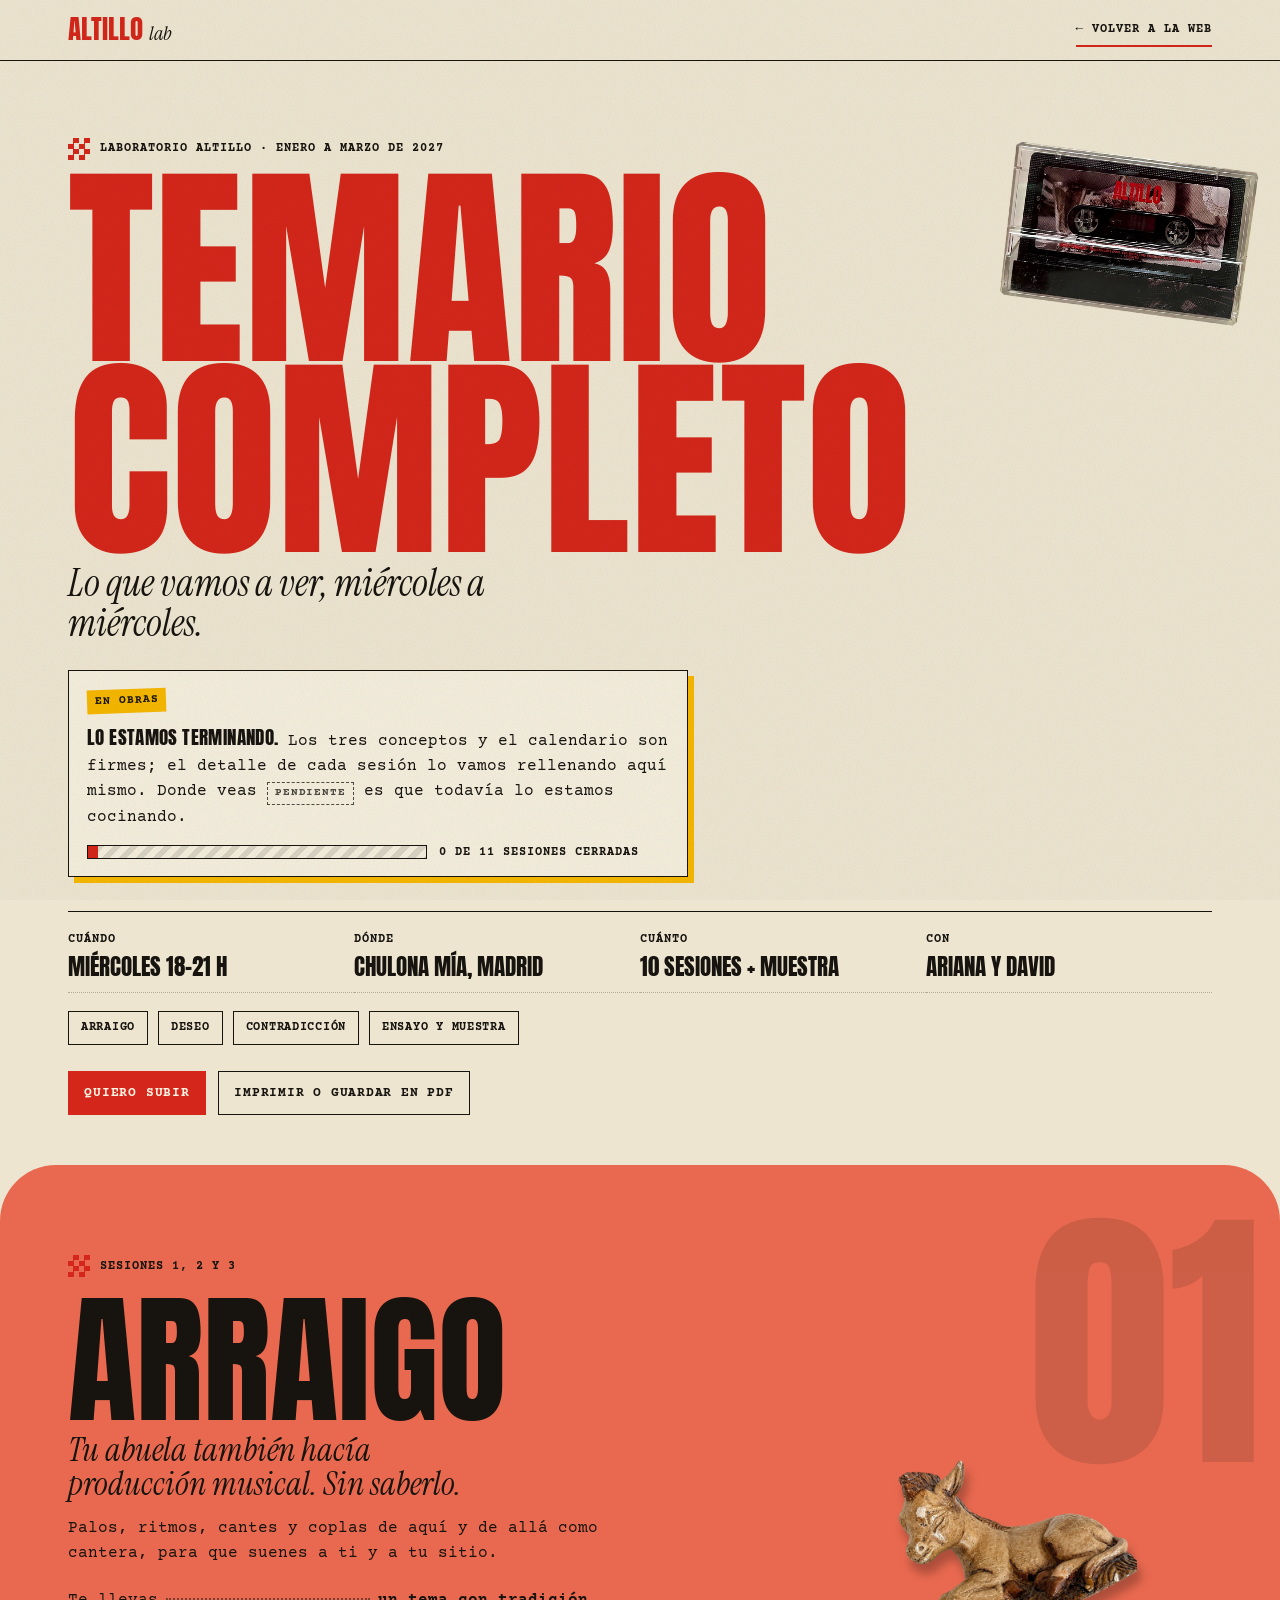
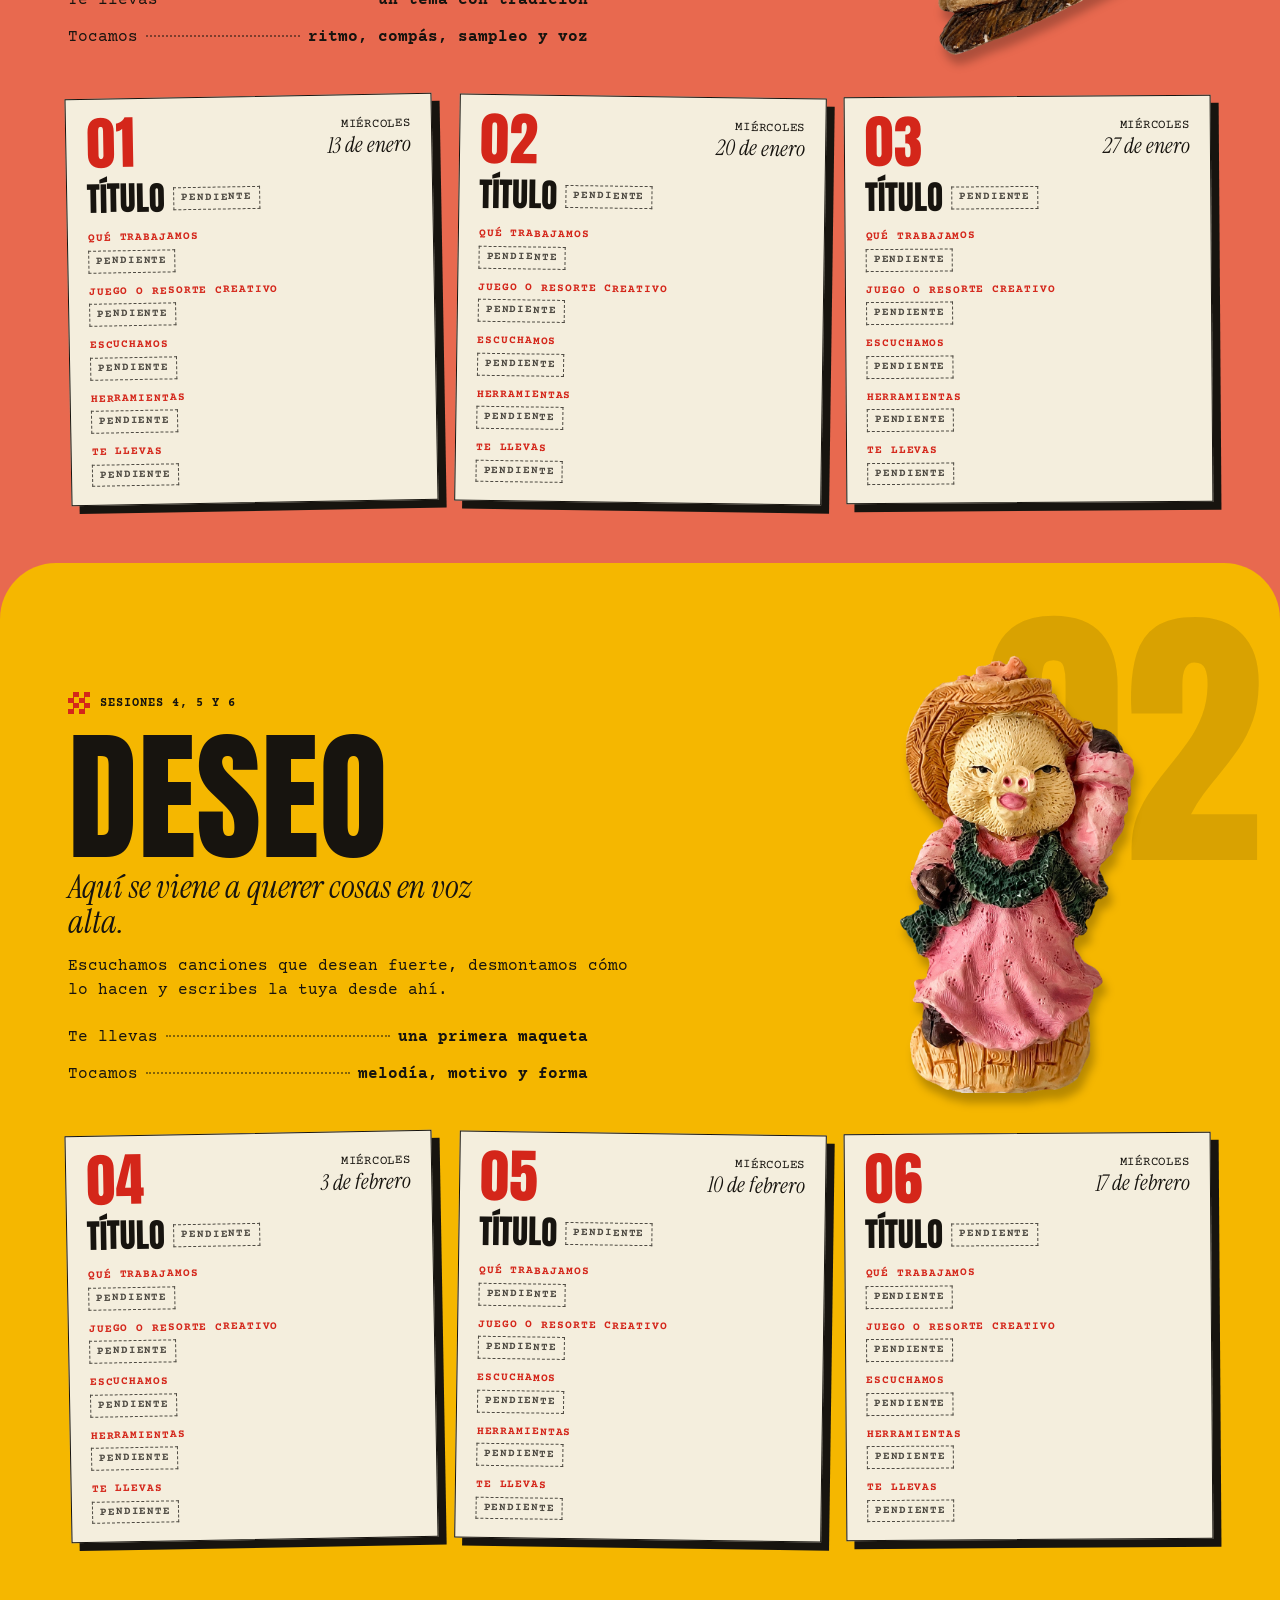
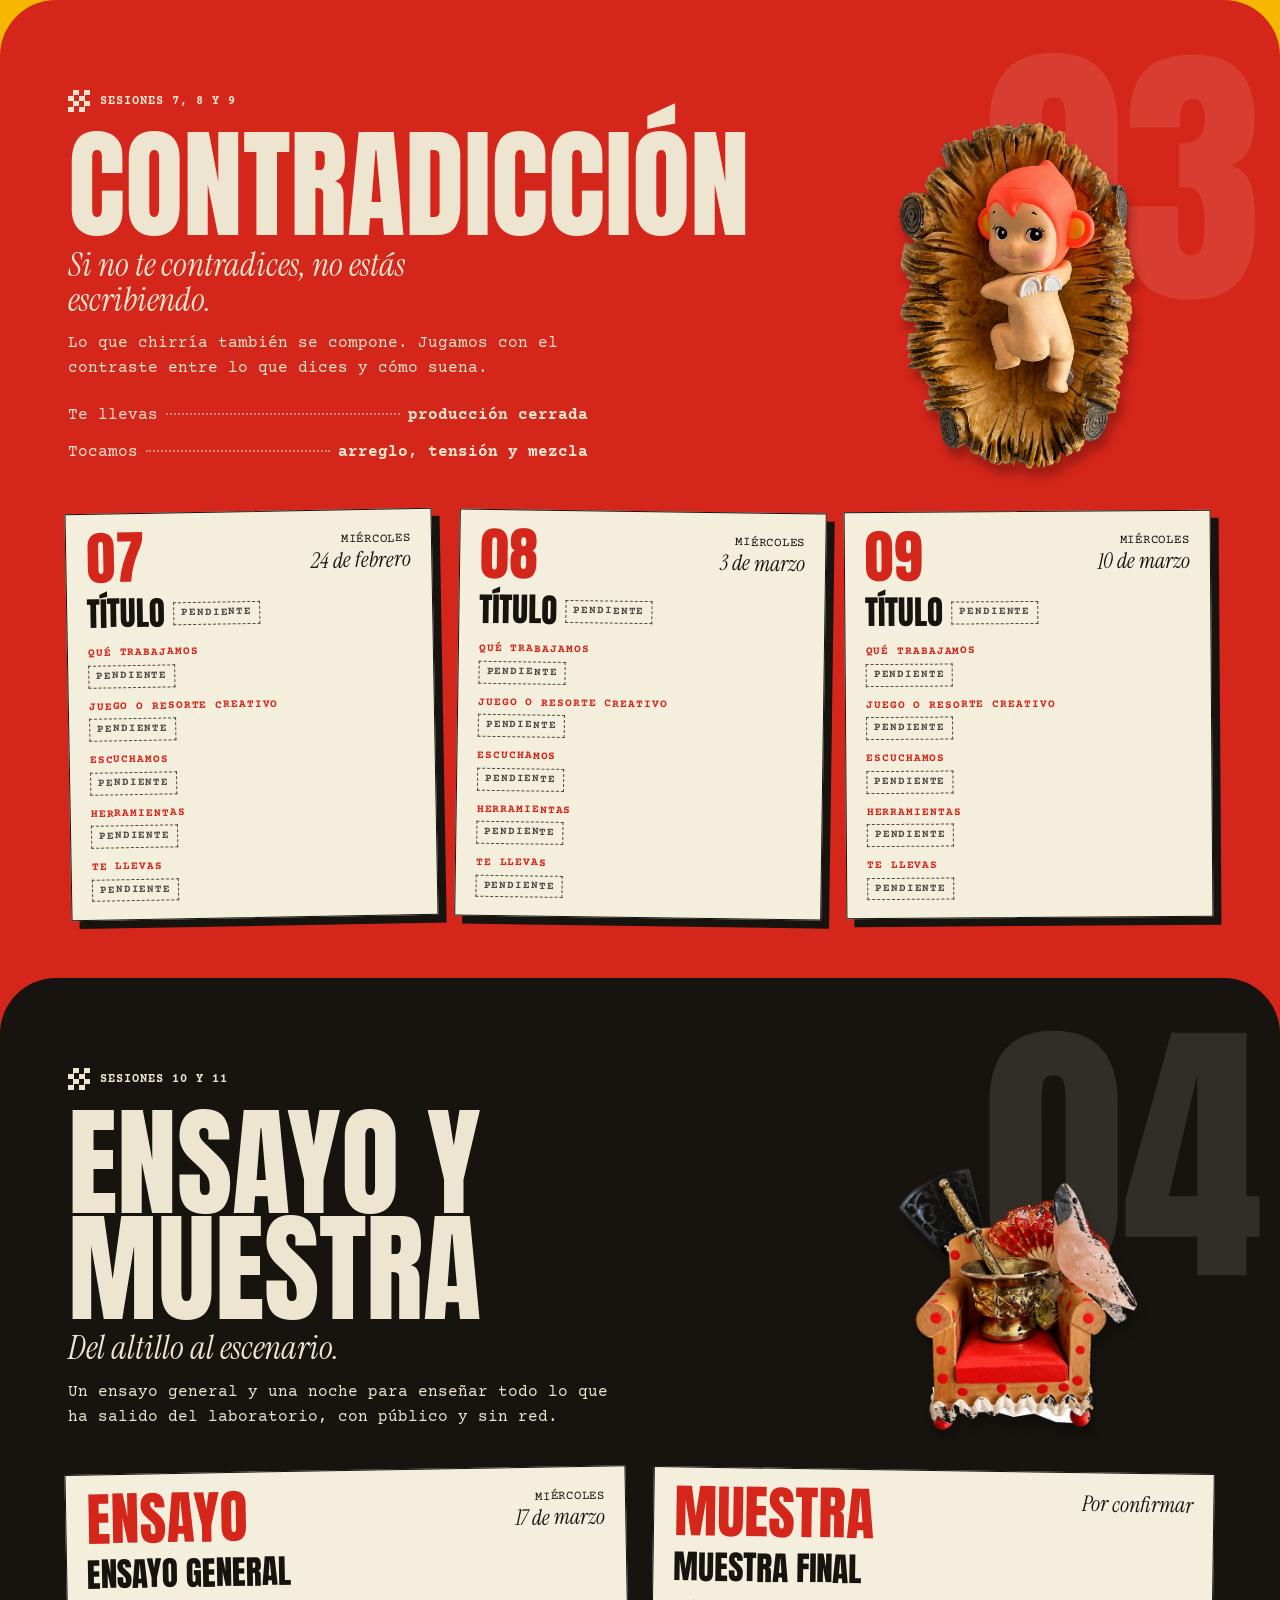
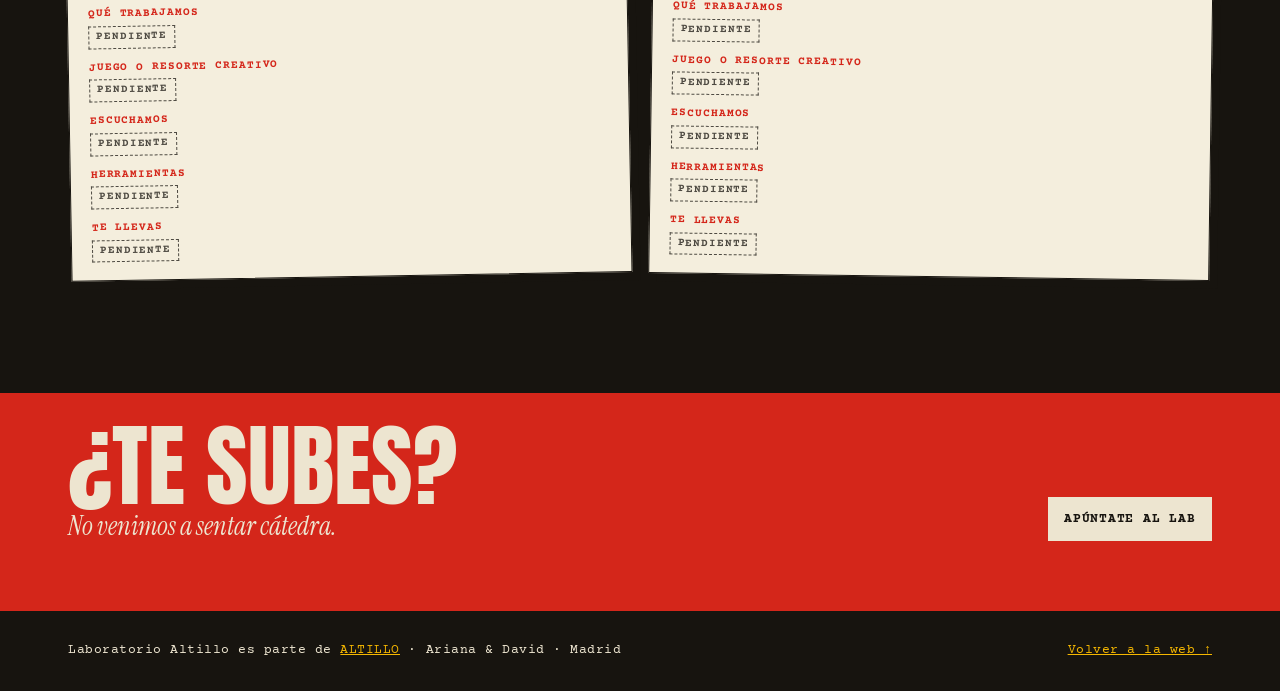
<file: altillolab/temario.html>
<!doctype html>
<html lang="es">
<head>
<meta charset="utf-8">
<meta name="viewport" content="width=device-width, initial-scale=1, viewport-fit=cover">
<title>Temario · Laboratorio Altillo</title>
<meta name="description" content="Temario completo del AltilloLAB, sesión a sesión: arraigo, deseo, contradicción, ensayo general y muestra final.">
<meta property="og:type" content="website">
<meta property="og:site_name" content="Altillo">
<meta property="og:title" content="Temario · AltilloLAB">
<meta property="og:description" content="Lo que vamos a ver en el AltilloLAB, sesión a sesión. Miércoles 18–21 h en Chulona Mía, del 13 de enero al 17 de marzo.">
<meta property="og:url" content="https://altillomusica.com/altillolab/temario.html">
<meta property="og:image" content="https://altillomusica.com/altillolab/og-altillolab.jpg">
<meta name="twitter:card" content="summary_large_image">
<link rel="icon" href="data:image/svg+xml,%3Csvg xmlns='http://www.w3.org/2000/svg' viewBox='0 0 32 32'%3E%3Crect width='32' height='32' fill='%23ede5d0'/%3E%3Crect x='4' y='4' width='12' height='12' fill='%23d4261a'/%3E%3Crect x='16' y='16' width='12' height='12' fill='%23d4261a'/%3E%3C/svg%3E">
<link rel="preconnect" href="https://fonts.googleapis.com">
<link rel="preconnect" href="https://fonts.gstatic.com" crossorigin>
<link rel="stylesheet" href="https://fonts.googleapis.com/css2?family=Anton&family=Instrument+Serif:ital@0;1&family=Courier+Prime:ital,wght@0,400;0,700;1,400&display=swap">
<style>
/* Temario completo: una cabecera, una franja por concepto y una ficha por sesión.
   Todo sale de datos-sesiones.js (bloques, sesiones y temario). Lo vacío se pinta como «pendiente». */
:root{
  --crema:#ede5d0; --crema-2:#e4dbc3; --papel:#f4eedd; --tomate:#d4261a; --tinta:#17140f; --linea:#b6aa92;
  --mostaza:#F5B700; --coral:#E8694F;
  --display:"Anton", Impact, "Arial Narrow", sans-serif;
  --serif:"Instrument Serif", Georgia, "Times New Roman", serif;
  --mono:"Courier Prime", "Courier New", Courier, monospace;
  --gl:max(18px, env(safe-area-inset-left, 0px)); --gr:max(18px, env(safe-area-inset-right, 0px));
  --r:clamp(28px,5vw,56px);
  color-scheme:light;
}
*{box-sizing:border-box}
html{padding-top:env(safe-area-inset-top,0px);padding-bottom:env(safe-area-inset-bottom,0px);scroll-behavior:smooth}
body{margin:0;background:var(--tinta);color:var(--tinta);font:400 1rem/1.55 var(--mono);overflow-x:hidden;-webkit-font-smoothing:antialiased}
body::after{content:"";position:fixed;inset:0;pointer-events:none;z-index:999;opacity:.14;mix-blend-mode:multiply;
  background-image:url("data:image/svg+xml,%3Csvg xmlns='http://www.w3.org/2000/svg' width='220' height='220'%3E%3Cfilter id='n'%3E%3CfeTurbulence type='fractalNoise' baseFrequency='.9' numOctaves='3' stitchTiles='stitch'/%3E%3C/filter%3E%3Crect width='100%25' height='100%25' filter='url(%23n)'/%3E%3C/svg%3E")}
h1,h2,h3,p,ul{margin:0}
a{color:inherit}
img{display:block;max-width:100%;height:auto}
:focus-visible{outline:3px solid var(--tomate);outline-offset:4px}
.wrap{max-width:1180px;margin:0 auto;padding-left:var(--gl);padding-right:var(--gr)}
.display{font-family:var(--display);font-weight:400;text-transform:uppercase;line-height:.88}
.script{font-family:var(--serif);font-style:italic;font-weight:400;line-height:1.05}
.label{font:700 .78rem/1.35 var(--mono);letter-spacing:.08em;text-transform:uppercase}
.damero{display:inline-block;width:22px;height:22px;flex:none;background:conic-gradient(var(--tomate) 25%,transparent 0 50%,var(--tomate) 0 75%,transparent 0) 0 0/11px 11px}
.btn{display:inline-flex;align-items:center;justify-content:center;gap:.6em;min-height:44px;padding:.75em 1.2em;border:1.5px solid var(--tomate);background:var(--tomate);color:#fff4e4;font:700 .8rem/1 var(--mono);letter-spacing:.06em;text-transform:uppercase;text-decoration:none;cursor:pointer;transition:background .2s,transform .2s}
.btn:hover{background:var(--tinta);border-color:var(--tinta);color:var(--crema);transform:rotate(-1deg)}
.btn.contorno{background:transparent;color:inherit;border-color:currentColor}
.pend{display:inline-block;font:700 .68rem/1 var(--mono);letter-spacing:.08em;text-transform:uppercase;border:1.5px dashed currentColor;padding:5px 7px;opacity:.75;white-space:nowrap}
.obras{display:inline-block;font:700 .72rem/1 var(--mono);letter-spacing:.08em;text-transform:uppercase;background:var(--mostaza);color:var(--tinta);padding:6px 8px;transform:rotate(-2deg);white-space:nowrap}

.nav{position:sticky;top:0;z-index:50;background:var(--crema);border-bottom:1.5px solid var(--tinta)}
.nav .wrap{display:flex;align-items:center;justify-content:space-between;gap:14px;min-height:60px;flex-wrap:wrap}
.nav-logo{font-size:1.7rem;color:var(--tomate);text-decoration:none;display:flex;align-items:baseline;gap:6px}
.nav-logo .script{font-size:1.25rem;color:var(--tinta);text-transform:none}
.nav .volver{font-size:.78rem;letter-spacing:.08em;text-transform:uppercase;text-decoration:none;padding:8px 0;border-bottom:2px solid var(--tomate)}

/* cabecera */
.cab{background:var(--crema);position:relative;overflow:hidden}
.cab .wrap{padding-block:clamp(36px,6vw,80px) calc(var(--r) + 50px)}
.cab h1{font-size:clamp(4.4rem,17vw,15rem);color:var(--tomate);margin-top:14px}
.cab .lema{font-size:clamp(1.5rem,3vw,2.6rem);margin-top:.4rem;max-width:26ch}
.cab .aviso{margin-top:26px;max-width:62ch;background:var(--papel);border:1.5px solid var(--tinta);padding:16px 18px;box-shadow:6px 6px 0 var(--mostaza)}
.cab .aviso b{font-family:var(--display);font-weight:400;text-transform:uppercase;font-size:1.2rem;letter-spacing:.02em}
.medidor{margin-top:14px;display:flex;align-items:center;gap:12px;flex-wrap:wrap}
.medidor .barra{flex:1 1 220px;max-width:340px;height:14px;border:1.5px solid var(--tinta);background:repeating-linear-gradient(135deg,transparent 0 6px,rgba(23,20,15,.12) 6px 12px)}
.medidor .barra i{display:block;height:100%;background:var(--tomate);width:0;transition:width 1.4s cubic-bezier(.2,.7,.2,1)}
.datos{display:grid;grid-template-columns:repeat(auto-fit,minmax(min(100%,190px),1fr));gap:0;margin-top:34px;border-top:1.5px solid var(--tinta)}
.datos div{padding:14px 14px 14px 0;border-bottom:1px dotted var(--linea)}
.datos b{display:block;font:400 1.45rem/1 var(--display);text-transform:uppercase;margin-top:4px}
.cab .acciones{display:flex;flex-wrap:wrap;gap:12px;margin-top:26px}
.cab .indice{display:flex;flex-wrap:wrap;gap:10px;margin-top:18px}
.cab .indice a{font:700 .75rem/1 var(--mono);letter-spacing:.06em;text-transform:uppercase;padding:10px 12px;border:1.5px solid var(--tinta);text-decoration:none}
.cab .indice a:hover{background:var(--tinta);color:var(--crema)}
.cab .figura{position:absolute;right:max(2vw,var(--gr));top:90px;width:clamp(120px,20vw,250px);transform:rotate(6deg);pointer-events:none;animation:flota 6s ease-in-out infinite}
@keyframes flota{0%,100%{transform:translateY(0) rotate(6deg)}50%{transform:translateY(-12px) rotate(2deg)}}

/* bloques */
.bloque{position:relative;border-radius:var(--r) var(--r) 0 0;margin-top:calc(var(--r) * -1);background:var(--b);color:var(--bt);overflow:hidden;scroll-margin-top:60px}
.bloque > .wrap{padding-block:calc(var(--r) + 34px) calc(var(--r) + 60px)}
.bloque .intro{display:grid;grid-template-columns:minmax(0,1.3fr) minmax(0,.7fr);gap:30px;align-items:end}
.bloque .eti{display:flex;gap:10px;align-items:center}
.bloque h2{font-size:clamp(3.4rem,11vw,9.5rem);margin-top:10px;padding-top:.08em}
.bloque h2.largo{font-size:clamp(2.5rem,9.4vw,7.6rem)}
.bloque.oscuro .damero{background:conic-gradient(var(--crema) 25%,transparent 0 50%,var(--crema) 0 75%,transparent 0) 0 0/11px 11px}
.bloque .gancho{font-size:clamp(1.4rem,2.6vw,2.2rem);margin-top:10px;max-width:28ch}
.bloque .desc{margin-top:14px;max-width:56ch}
.bloque .carta{list-style:none;padding:0;margin-top:16px;max-width:520px}
.bloque .carta li{display:flex;align-items:baseline;gap:8px;padding:6px 0}
.bloque .carta .puntos{flex:1;border-bottom:2px dotted currentColor;opacity:.5;transform:translateY(-4px)}
.bloque .fig{justify-self:center;width:min(240px,100%)}
.bloque .fig img{filter:drop-shadow(4px 10px 4px rgba(0,0,0,.25));animation:flota2 7s ease-in-out infinite}
@keyframes flota2{0%,100%{transform:translateY(0) rotate(-4deg)}50%{transform:translateY(-12px) rotate(1deg)}}
.bloque .num-fondo{position:absolute;right:var(--gr);top:calc(var(--r) + 10px);font:400 clamp(7rem,22vw,18rem)/.8 var(--display);opacity:.12;pointer-events:none}

/* fichas de sesión */
.fichas{display:grid;grid-template-columns:repeat(auto-fit,minmax(min(100%,320px),1fr));gap:22px;margin-top:40px}
.ficha{background:var(--papel);color:var(--tinta);border:1.5px solid var(--tinta);box-shadow:8px 8px 0 var(--tinta);padding:20px 20px 18px;position:relative;min-width:0;
  opacity:0;transform:translateY(40px) rotate(var(--rg,-1deg));transition:opacity .7s ease, transform .7s cubic-bezier(.2,.7,.2,1)}
.ficha.vista{opacity:1;transform:translateY(0) rotate(var(--rg,-1deg))}
.ficha:nth-child(2){--rg:.8deg} .ficha:nth-child(3){--rg:-.4deg}
.ficha .top{display:flex;justify-content:space-between;align-items:flex-start;gap:12px}
.ficha .n{font:400 3.6rem/.85 var(--display);color:var(--tomate);text-transform:uppercase}
.ficha .fecha{text-align:right;font-size:.78rem;letter-spacing:.06em;text-transform:uppercase}
.ficha .fecha b{display:block;font:italic 400 1.35rem/1.05 var(--serif);text-transform:none;letter-spacing:0}
.ficha h3{font:400 clamp(1.6rem,2.6vw,2.1rem)/1 var(--display);text-transform:uppercase;margin-top:14px;min-height:1em}
.ficha h3 .pend{vertical-align:middle;font-size:.68rem}
.ficha dl{margin:16px 0 0}
.ficha dt{font:700 .7rem/1.3 var(--mono);letter-spacing:.08em;text-transform:uppercase;color:var(--tomate);margin-top:12px}
.ficha dd{margin:3px 0 0;font-size:.92rem}
.ficha dd ul{padding-left:1.1em}
.ficha .cajon{display:inline-block;margin-top:16px;font-size:.75rem;letter-spacing:.06em;text-transform:uppercase;text-decoration:none;border-bottom:2px solid var(--tomate)}
.ficha.lista-ok::after{content:"Cerrada";position:absolute;top:-12px;right:14px;background:var(--tomate);color:var(--crema);font:700 .7rem/1 var(--mono);letter-spacing:.08em;text-transform:uppercase;padding:6px 8px;transform:rotate(3deg)}

.pie{background:var(--tomate);color:var(--crema);border-radius:var(--r) var(--r) 0 0;margin-top:calc(var(--r) * -1);position:relative}
.pie .wrap{padding-block:calc(var(--r) + 34px) 70px;display:flex;flex-wrap:wrap;gap:24px;align-items:end;justify-content:space-between}
.pie h2{font-size:clamp(2.6rem,7vw,5.6rem)}
.pie .script{font-size:1.6rem;margin-top:8px}
.pie .btn{background:var(--crema);color:var(--tinta);border-color:var(--crema)}
footer{background:var(--tinta);color:var(--crema)}
footer .wrap{padding-block:30px;display:flex;flex-wrap:wrap;justify-content:space-between;gap:16px;font-size:.8rem;letter-spacing:.04em}
footer a{color:var(--mostaza)}

@media (max-width:820px){
  .bloque .intro{grid-template-columns:1fr}
  .bloque .fig{width:150px;justify-self:end;margin-top:-10px}
  .cab .figura{position:static;width:130px;margin:10px 0 0 auto}
}
@media (prefers-reduced-motion:reduce){ html{scroll-behavior:auto} }
@media print{
  body{background:#fff} body::after,.nav,.acciones,.indice,.pie,.figura,.fig,.ficha .cajon{display:none!important}
  .bloque,.pie{border-radius:0;margin-top:0} .bloque{background:#fff!important;color:#000!important;break-inside:auto}
  .bloque > .wrap{padding-block:20px} .ficha{opacity:1!important;transform:none!important;box-shadow:none;break-inside:avoid}
}
</style>
</head>
<body>
<nav class="nav" aria-label="Principal"><div class="wrap">
  <a class="nav-logo display" href="index.html">Altillo <span class="script">lab</span></a>
  <a class="volver label" href="index.html#temario">← Volver a la web</a>
</div></nav>

<header class="cab"><div class="wrap">
  <div class="label" style="display:flex;gap:10px;align-items:center"><span class="damero"></span>Laboratorio Altillo · enero a marzo de 2027</div>
  <h1 class="display">Temario<br>completo</h1>
  <p class="script lema">Lo que vamos a ver, miércoles a miércoles.</p>
  <img class="figura" src="../assets/img/cassette-cinta.webp" alt="" width="400" height="400">
  <div class="aviso">
    <span class="obras">En obras</span>
    <p style="margin-top:10px"><b>Lo estamos terminando.</b> Los tres conceptos y el calendario son firmes; el detalle de cada sesión lo vamos rellenando aquí mismo. Donde veas <span class="pend">pendiente</span> es que todavía lo estamos cocinando.</p>
    <div class="medidor"><div class="barra" aria-hidden="true"><i id="barra"></i></div><span class="label" id="cuenta"></span></div>
  </div>
  <div class="datos">
    <div><span class="label">Cuándo</span><b>Miércoles 18–21 h</b></div>
    <div><span class="label">Dónde</span><b>Chulona Mía, Madrid</b></div>
    <div><span class="label">Cuánto</span><b>10 sesiones + muestra</b></div>
    <div><span class="label">Con</span><b>Ariana y David</b></div>
  </div>
  <div class="indice" id="indice"></div>
  <div class="acciones">
    <a class="btn" href="inscripcion/">Quiero subir</a>
    <button class="btn contorno" type="button" onclick="window.print()">Imprimir o guardar en PDF</button>
  </div>
</div></header>

<main id="bloques"></main>

<section class="pie"><div class="wrap">
  <div>
    <h2 class="display">¿Te subes?</h2>
    <p class="script">No venimos a sentar cátedra.</p>
  </div>
  <a class="btn" href="inscripcion/">Apúntate al lab</a>
</div></section>

<footer><div class="wrap">
  <span>Laboratorio Altillo es parte de <a href="https://altillomusica.com/">ALTILLO</a> · Ariana &amp; David · Madrid</span>
  <a href="index.html">Volver a la web ↑</a>
</div></footer>

<script src="datos-sesiones.js"></script>
<script>
(function(){
  var L = window.ALTILLO_LAB, B = L.bloques, T = {};
  (L.temario || []).forEach(function(t){ T[t.n] = t; });
  var MES = ['enero','febrero','marzo','abril','mayo','junio','julio','agosto','septiembre','octubre','noviembre','diciembre'];
  function esc(s){ return String(s == null ? '' : s).replace(/[&<>"]/g, function(c){ return {'&':'&amp;','<':'&lt;','>':'&gt;','"':'&quot;'}[c]; }); }
  function vacio(v){ return v == null || v === '' || (Array.isArray(v) && !v.length); }
  var PEND = '<span class="pend">pendiente</span>';
  function campo(nombre, v){
    var d = vacio(v) ? PEND : Array.isArray(v) ? (v.length === 1 ? esc(v[0]) : '<ul>' + v.map(function(x){ return '<li>' + esc(x) + '</li>'; }).join('') + '</ul>') : esc(v);
    return '<dt>' + nombre + '</dt><dd>' + d + '</dd>';
  }
  var orden = [], porBloque = {};
  L.sesiones.forEach(function(s){
    if(!porBloque[s.bloque]){ porBloque[s.bloque] = []; orden.push(s.bloque); }
    porBloque[s.bloque].push(s);
  });

  var listas = 0, h = '', idx = '';
  orden.forEach(function(k, i){
    var b = B[k], ses = porBloque[k];
    var rango = ses.length > 1 ? 'Sesiones ' + ses.map(function(s){ return s.n; }).join(', ').replace(/, (\d+)$/, ' y $1') : 'Sesión ' + ses[0].n;
    idx += '<a href="#b-' + k + '">' + esc(b.nombre) + '</a>';
    h += '<section class="bloque' + (b.tinta === '#ede5d0' ? ' oscuro' : '') + '" id="b-' + k + '" style="--b:' + b.color + ';--bt:' + b.tinta + ';z-index:' + (i + 1) + '"><div class="wrap">';
    h += '<span class="num-fondo" aria-hidden="true">0' + (i + 1) + '</span>';
    h += '<div class="intro"><div><div class="eti label"><span class="damero"></span>' + rango + '</div>';
    h += '<h2 class="display' + (b.nombre.length > 9 ? ' largo' : '') + '">' + esc(b.nombre) + '</h2>';
    if(b.gancho) h += '<p class="script gancho">' + esc(b.gancho) + '</p>';
    if(b.desc) h += '<p class="desc">' + esc(b.desc) + '</p>';
    if(b.tellevas || b.tocamos){
      h += '<ul class="carta">';
      if(b.tellevas) h += '<li>Te llevas<span class="puntos"></span><b>' + esc(b.tellevas) + '</b></li>';
      if(b.tocamos) h += '<li>Tocamos<span class="puntos"></span><b>' + esc(b.tocamos) + '</b></li>';
      h += '</ul>';
    }
    h += '</div><div class="fig"><img src="../assets/img/' + esc(b.figura) + '" alt="" loading="lazy"></div></div>';
    h += '<div class="fichas">';
    ses.forEach(function(s){
      var t = T[s.n] || {}, f = new Date(s.fecha + 'T12:00:00');
      if(t.listo) listas++;
      var nombre = s.n === 10 ? 'Ensayo' : s.n === 11 ? 'Muestra' : String(s.n).padStart(2, '0');
      var fecha = s.fechaPorConfirmar ? '<b>Por confirmar</b>' : 'Miércoles<b>' + f.getDate() + ' de ' + MES[f.getMonth()] + '</b>';
      h += '<article class="ficha' + (t.listo ? ' lista-ok' : '') + '">';
      h += '<div class="top"><span class="n">' + nombre + '</span><span class="fecha">' + fecha + '</span></div>';
      h += '<h3>' + (vacio(t.titulo) ? (s.n === 10 ? 'Ensayo general' : s.n === 11 ? 'Muestra final' : 'Título ' + PEND) : esc(t.titulo)) + '</h3>';
      h += '<dl>' + campo('Qué trabajamos', t.trabajamos) + campo('Juego o resorte creativo', t.juego) + campo('Escuchamos', t.escucha) + campo('Herramientas', t.herramientas) + campo('Te llevas', t.tellevas) + '</dl>';
      h += '</article>';
    });
    h += '</div></div></section>';
  });
  document.getElementById('bloques').innerHTML = h;
  document.getElementById('indice').innerHTML = idx;
  var total = L.sesiones.length;
  document.getElementById('cuenta').textContent = listas + ' de ' + total + ' sesiones cerradas';
  setTimeout(function(){ document.getElementById('barra').style.width = Math.max(3, listas / total * 100) + '%'; }, 300);

  var fichas = document.querySelectorAll('.ficha');
  if('IntersectionObserver' in window){
    var io = new IntersectionObserver(function(es){ es.forEach(function(e){ if(e.isIntersecting){ e.target.classList.add('vista'); io.unobserve(e.target); } }); }, {rootMargin:'0px 0px -8% 0px'});
    fichas.forEach(function(f){ io.observe(f); });
  } else fichas.forEach(function(f){ f.classList.add('vista'); });
  window.addEventListener('beforeprint', function(){ fichas.forEach(function(f){ f.classList.add('vista'); }); });
})();
</script>
</body>
</html>
</file>
<file: altillolab/apps/marca.css>
/* Marca común de las herramientas de AltilloLAB.
   Mismos tokens que la landing (altillolab/index.html): crema/tomate/tinta, Anton + Instrument Serif + Courier Prime.
   Cada app la carga con <link rel="stylesheet" href="../marca.css">. */
@import url("https://fonts.googleapis.com/css2?family=Anton&family=Instrument+Serif:ital@0;1&family=Courier+Prime:ital,wght@0,400;0,700;1,400&display=swap");

:root{
  --crema:#ede5d0; --crema-2:#e4dbc3; --papel:#f4eedd; --tomate:#d4261a; --tomate-osc:#9e1810;
  --tinta:#17140f; --linea:#b6aa92; --mostaza:#F5B700; --coral:#E8694F; --azul:#1B2845;
  --display:"Anton", Impact, "Arial Narrow", sans-serif;
  --serif:"Instrument Serif", Georgia, "Times New Roman", serif;
  --mono:"Courier Prime", "Courier New", Courier, monospace;
  --gl:max(16px, env(safe-area-inset-left, 0px));
  --gr:max(16px, env(safe-area-inset-right, 0px));
  color-scheme:light;
}
*{box-sizing:border-box}
html{-webkit-text-size-adjust:100%}
body{margin:0;background:var(--crema);color:var(--tinta);font:400 1rem/1.5 var(--mono);-webkit-font-smoothing:antialiased;overflow-x:hidden}
body::after{content:"";position:fixed;inset:0;pointer-events:none;z-index:999;opacity:.12;mix-blend-mode:multiply;
  background-image:url("data:image/svg+xml,%3Csvg xmlns='http://www.w3.org/2000/svg' width='220' height='220'%3E%3Cfilter id='n'%3E%3CfeTurbulence type='fractalNoise' baseFrequency='.9' numOctaves='3' stitchTiles='stitch'/%3E%3C/filter%3E%3Crect width='100%25' height='100%25' filter='url(%23n)'/%3E%3C/svg%3E")}
h1,h2,h3,h4,p,ul,ol,figure{margin:0}
a{color:inherit}
button,input,select,textarea{font:inherit;color:inherit}
:focus-visible{outline:3px solid var(--tomate);outline-offset:3px}
.wrap{max-width:1180px;margin:0 auto;padding-left:var(--gl);padding-right:var(--gr)}

.display{font-family:var(--display);font-weight:400;text-transform:uppercase;line-height:.9;letter-spacing:-.005em}
.script{font-family:var(--serif);font-style:italic;font-weight:400;line-height:1.05;letter-spacing:-.01em;text-transform:none}
.label{font:700 .74rem/1.35 var(--mono);letter-spacing:.08em;text-transform:uppercase}
.rojo{color:var(--tomate)}
.damero{display:inline-block;width:22px;height:22px;flex:none;background:conic-gradient(var(--tomate) 25%,transparent 0 50%,var(--tomate) 0 75%,transparent 0) 0 0/11px 11px}
.cinta{display:inline-block;font:700 .7rem/1 var(--mono);letter-spacing:.08em;text-transform:uppercase;background:var(--mostaza);color:var(--tinta);padding:5px 8px;transform:rotate(-2deg);white-space:nowrap}

/* botones */
.btn{display:inline-flex;align-items:center;justify-content:center;gap:.5em;min-height:44px;padding:.7em 1.2em;border:1.5px solid var(--tomate);background:var(--tomate);color:#fff4e4;font:700 .8rem/1 var(--mono);letter-spacing:.06em;text-transform:uppercase;text-decoration:none;cursor:pointer;transition:background .2s,color .2s,transform .2s;border-radius:0}
.btn:hover{background:var(--tinta);border-color:var(--tinta);color:var(--crema);transform:rotate(-1deg)}
.btn.contorno{background:transparent;color:var(--tinta);border-color:var(--tinta)}
.btn.contorno:hover{background:var(--tinta);color:var(--crema)}
.btn.sm{min-height:34px;padding:.5em .8em;font-size:.7rem}
.btn[disabled]{opacity:.45;cursor:not-allowed;transform:none}
.icono{display:inline-grid;place-items:center;width:34px;height:34px;border:1.5px solid var(--tinta);background:var(--papel);cursor:pointer;font-size:.95rem;flex:none}
.icono:hover{background:var(--tinta);color:var(--crema)}

/* cabecera común: «AltilloLAB · herramienta» */
.lab-bar{position:sticky;top:0;z-index:50;background:var(--crema);border-bottom:1.5px solid var(--tinta);padding-top:env(safe-area-inset-top,0px)}
.lab-bar .wrap{display:flex;align-items:center;justify-content:space-between;gap:12px;min-height:58px}
.lab-logo{display:flex;align-items:baseline;gap:8px;text-decoration:none;color:var(--tomate);font-family:var(--display);font-size:1.6rem;text-transform:uppercase;line-height:1;white-space:nowrap}
.lab-logo .lab{color:var(--tinta)}
.lab-logo .script{font-size:1.15rem;color:var(--tinta)}
.lab-volver{font:700 .72rem/1 var(--mono);letter-spacing:.08em;text-transform:uppercase;text-decoration:none;border-bottom:2px solid transparent;padding:8px 0;white-space:nowrap}
.lab-volver:hover{color:var(--tomate);border-bottom-color:var(--tomate)}
@media (max-width:520px){.lab-logo .script{display:none}}

/* cabecera de la herramienta */
.lab-hero{padding:clamp(28px,5vw,60px) 0 clamp(18px,3vw,30px)}
.lab-hero h1{font-size:clamp(3rem,11vw,7.5rem);color:var(--tomate)}
.lab-hero h1 .script{color:var(--tinta);font-size:.62em;display:block;margin-top:.1em}
.lab-hero p{max-width:60ch;margin-top:14px}

/* tarjetas tipo carta */
.carta{background:var(--papel);border:1.5px solid var(--tinta);box-shadow:6px 6px 0 var(--tinta);padding:clamp(16px,3vw,28px)}
.campo{display:grid;gap:6px}
.campo input,.campo select,.campo textarea,input.txt,select.txt,textarea.txt{width:100%;min-height:42px;padding:.55em .7em;border:1.5px solid var(--tinta);background:#fffaf0;border-radius:0}
textarea.txt{min-height:70px;resize:vertical}
.vacio{font-family:var(--serif);font-style:italic;font-size:1.3rem;color:#6d6352;padding:18px 0}
.lab-pie{border-top:1.5px solid var(--tinta);margin-top:60px;padding:22px 0 40px;font-size:.8rem}
</file>
